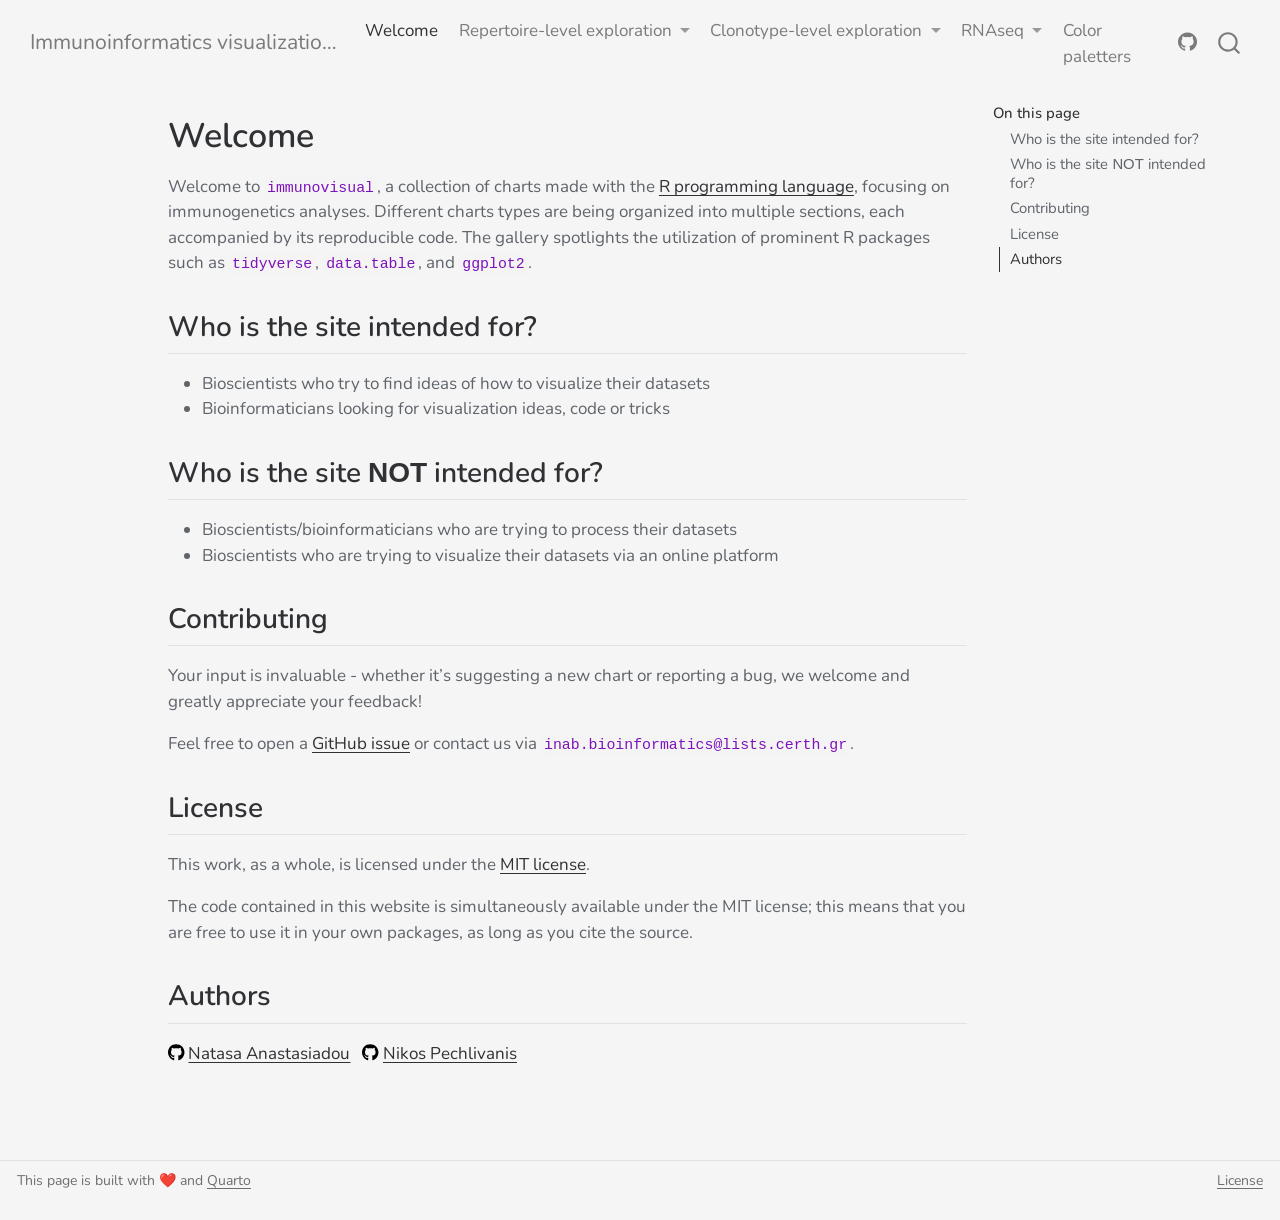
<file: index.html>
<!DOCTYPE html>
<html xmlns="http://www.w3.org/1999/xhtml" lang="en" xml:lang="en"><head>

<meta charset="utf-8">
<meta name="generator" content="quarto-1.8.27">

<meta name="viewport" content="width=device-width, initial-scale=1.0, user-scalable=yes">


<title>Welcome – Immunoinformatics visualizations</title>
<style>
code{white-space: pre-wrap;}
span.smallcaps{font-variant: small-caps;}
div.columns{display: flex; gap: min(4vw, 1.5em);}
div.column{flex: auto; overflow-x: auto;}
div.hanging-indent{margin-left: 1.5em; text-indent: -1.5em;}
ul.task-list{list-style: none;}
ul.task-list li input[type="checkbox"] {
  width: 0.8em;
  margin: 0 0.8em 0.2em -1em; /* quarto-specific, see https://github.com/quarto-dev/quarto-cli/issues/4556 */ 
  vertical-align: middle;
}
</style>


<script src="site_libs/quarto-nav/quarto-nav.js"></script>
<script src="site_libs/quarto-nav/headroom.min.js"></script>
<script src="site_libs/clipboard/clipboard.min.js"></script>
<script src="site_libs/quarto-search/autocomplete.umd.js"></script>
<script src="site_libs/quarto-search/fuse.min.js"></script>
<script src="site_libs/quarto-search/quarto-search.js"></script>
<meta name="quarto:offset" content="./">
<script src="site_libs/quarto-html/quarto.js" type="module"></script>
<script src="site_libs/quarto-html/tabsets/tabsets.js" type="module"></script>
<script src="site_libs/quarto-html/axe/axe-check.js" type="module"></script>
<script src="site_libs/quarto-html/popper.min.js"></script>
<script src="site_libs/quarto-html/tippy.umd.min.js"></script>
<script src="site_libs/quarto-html/anchor.min.js"></script>
<link href="site_libs/quarto-html/tippy.css" rel="stylesheet">
<link href="site_libs/quarto-html/quarto-syntax-highlighting-ed96de9b727972fe78a7b5d16c58bf87.css" rel="stylesheet" id="quarto-text-highlighting-styles">
<script src="site_libs/bootstrap/bootstrap.min.js"></script>
<link href="site_libs/bootstrap/bootstrap-icons.css" rel="stylesheet">
<link href="site_libs/bootstrap/bootstrap-b21da08ba9b98a1111c433477eb75fb6.min.css" rel="stylesheet" append-hash="true" id="quarto-bootstrap" data-mode="light">
<script id="quarto-search-options" type="application/json">{
  "location": "navbar",
  "copy-button": false,
  "collapse-after": 3,
  "panel-placement": "end",
  "type": "overlay",
  "limit": 50,
  "keyboard-shortcut": [
    "f",
    "/",
    "s"
  ],
  "show-item-context": false,
  "language": {
    "search-no-results-text": "No results",
    "search-matching-documents-text": "matching documents",
    "search-copy-link-title": "Copy link to search",
    "search-hide-matches-text": "Hide additional matches",
    "search-more-match-text": "more match in this document",
    "search-more-matches-text": "more matches in this document",
    "search-clear-button-title": "Clear",
    "search-text-placeholder": "",
    "search-detached-cancel-button-title": "Cancel",
    "search-submit-button-title": "Submit",
    "search-label": "Search"
  }
}</script>


</head>

<body class="nav-fixed quarto-light">

<div id="quarto-search-results"></div>
  <header id="quarto-header" class="headroom fixed-top">
    <nav class="navbar navbar-expand-lg " data-bs-theme="dark">
      <div class="navbar-container container-fluid">
      <div class="navbar-brand-container mx-auto">
    <a class="navbar-brand" href="./index.html">
    <span class="navbar-title">Immunoinformatics visualizations</span>
    </a>
  </div>
            <div id="quarto-search" class="" title="Search"></div>
          <button class="navbar-toggler" type="button" data-bs-toggle="collapse" data-bs-target="#navbarCollapse" aria-controls="navbarCollapse" role="menu" aria-expanded="false" aria-label="Toggle navigation" onclick="if (window.quartoToggleHeadroom) { window.quartoToggleHeadroom(); }">
  <span class="navbar-toggler-icon"></span>
</button>
          <div class="collapse navbar-collapse" id="navbarCollapse">
            <ul class="navbar-nav navbar-nav-scroll me-auto">
  <li class="nav-item">
    <a class="nav-link active" href="./index.html" aria-current="page"> 
<span class="menu-text">Welcome</span></a>
  </li>  
  <li class="nav-item dropdown ">
    <a class="nav-link dropdown-toggle" href="#" id="nav-menu-repertoire-level-exploration" role="link" data-bs-toggle="dropdown" aria-expanded="false">
 <span class="menu-text">Repertoire-level exploration</span>
    </a>
    <ul class="dropdown-menu" aria-labelledby="nav-menu-repertoire-level-exploration">    
        <li>
    <a class="dropdown-item" href="./qmd/clonality.html">
 <span class="dropdown-text">Clonality</span></a>
  </li>  
        <li>
    <a class="dropdown-item" href="./qmd/diversity.html">
 <span class="dropdown-text">Diversity estimation</span></a>
  </li>  
        <li>
    <a class="dropdown-item" href="./qmd/gene_repertoire.html">
 <span class="dropdown-text">Gene repertoire</span></a>
  </li>  
        <li>
    <a class="dropdown-item" href="./qmd/V(D)J_recombination.html">
 <span class="dropdown-text">V(D)J recombination</span></a>
  </li>  
    </ul>
  </li>
  <li class="nav-item dropdown ">
    <a class="nav-link dropdown-toggle" href="#" id="nav-menu-clonotype-level-exploration" role="link" data-bs-toggle="dropdown" aria-expanded="false">
 <span class="menu-text">Clonotype-level exploration</span>
    </a>
    <ul class="dropdown-menu" aria-labelledby="nav-menu-clonotype-level-exploration">    
        <li>
    <a class="dropdown-item" href="./qmd/clonotype_evolution.html">
 <span class="dropdown-text">Clonotype evolution</span></a>
  </li>  
        <li>
    <a class="dropdown-item" href="./qmd/motif_visualization.html">
 <span class="dropdown-text">Motif visualization</span></a>
  </li>  
    </ul>
  </li>
  <li class="nav-item dropdown ">
    <a class="nav-link dropdown-toggle" href="#" id="nav-menu-rnaseq" role="link" data-bs-toggle="dropdown" aria-expanded="false">
 <span class="menu-text">RNAseq</span>
    </a>
    <ul class="dropdown-menu" aria-labelledby="nav-menu-rnaseq">    
        <li>
    <a class="dropdown-item" href="./qmd/bubble_plot.html">
 <span class="dropdown-text">Bubble plot</span></a>
  </li>  
        <li>
    <a class="dropdown-item" href="./qmd/heatmap.html">
 <span class="dropdown-text">Heatmap</span></a>
  </li>  
        <li>
    <a class="dropdown-item" href="./qmd/pathway_diagram.html">
 <span class="dropdown-text">Pathway diagram</span></a>
  </li>  
        <li>
    <a class="dropdown-item" href="./qmd/PCA.html">
 <span class="dropdown-text">PCA</span></a>
  </li>  
        <li>
    <a class="dropdown-item" href="./qmd/volcano_plot.html">
 <span class="dropdown-text">Volcano plots</span></a>
  </li>  
    </ul>
  </li>
  <li class="nav-item">
    <a class="nav-link" href="./qmd/color_palette.html"> 
<span class="menu-text">Color paletters</span></a>
  </li>  
</ul>
            <ul class="navbar-nav navbar-nav-scroll ms-auto">
  <li class="nav-item compact">
    <a class="nav-link" href="https://github.com/NatAnastas/immunovisual"> <i class="bi bi-github" role="img">
</i> 
<span class="menu-text"></span></a>
  </li>  
</ul>
          </div> <!-- /navcollapse -->
            <div class="quarto-navbar-tools">
</div>
      </div> <!-- /container-fluid -->
    </nav>
</header>
<!-- content -->
<div id="quarto-content" class="quarto-container page-columns page-rows-contents page-layout-article page-navbar">
<!-- sidebar -->
<!-- margin-sidebar -->
    <div id="quarto-margin-sidebar" class="sidebar margin-sidebar">
        <nav id="TOC" role="doc-toc" class="toc-active">
    <h2 id="toc-title">On this page</h2>
   
  <ul>
  <li><a href="#who-is-the-site-intended-for" id="toc-who-is-the-site-intended-for" class="nav-link active" data-scroll-target="#who-is-the-site-intended-for">Who is the site intended for?</a></li>
  <li><a href="#who-is-the-site-νοτ-intended-for" id="toc-who-is-the-site-νοτ-intended-for" class="nav-link" data-scroll-target="#who-is-the-site-νοτ-intended-for">Who is the site ΝΟΤ intended for?</a></li>
  <li><a href="#contributing" id="toc-contributing" class="nav-link" data-scroll-target="#contributing">Contributing</a></li>
  <li><a href="#license" id="toc-license" class="nav-link" data-scroll-target="#license">License</a></li>
  <li><a href="#authors" id="toc-authors" class="nav-link" data-scroll-target="#authors">Authors</a></li>
  </ul>
</nav>
    </div>
<!-- main -->
<main class="content" id="quarto-document-content">

<header id="title-block-header" class="quarto-title-block default">
<div class="quarto-title">
<h1 class="title">Welcome</h1>
</div>



<div class="quarto-title-meta">

    
  
    
  </div>
  


</header>


<p>Welcome to <code>immunovisual</code>, a collection of charts made with the <a href="https://www.r-project.org/about.html">R programming language</a>, focusing on immunogenetics analyses. Different charts types are being organized into multiple sections, each accompanied by its reproducible code. The gallery spotlights the utilization of prominent R packages such as <code>tidyverse</code>, <code>data.table</code>, and <code>ggplot2</code>.</p>
<section id="who-is-the-site-intended-for" class="level2">
<h2 class="anchored" data-anchor-id="who-is-the-site-intended-for">Who is the site intended for?</h2>
<ul>
<li>Bioscientists who try to find ideas of how to visualize their datasets</li>
<li>Bioinformaticians looking for visualization ideas, code or tricks</li>
</ul>
</section>
<section id="who-is-the-site-νοτ-intended-for" class="level2">
<h2 class="anchored" data-anchor-id="who-is-the-site-νοτ-intended-for">Who is the site ΝΟΤ intended for?</h2>
<ul>
<li>Bioscientists/bioinformaticians who are trying to process their datasets</li>
<li>Bioscientists who are trying to visualize their datasets via an online platform</li>
</ul>
</section>
<section id="contributing" class="level2">
<h2 class="anchored" data-anchor-id="contributing">Contributing</h2>
<p>Your input is invaluable - whether it’s suggesting a new chart or reporting a bug, we welcome and greatly appreciate your feedback!</p>
<p>Feel free to open a <a href="https://github.com/natanast/immunovisual/issues">GitHub issue</a> or contact us via <code>inab.bioinformatics@lists.certh.gr</code>.</p>
</section>
<section id="license" class="level2">
<h2 class="anchored" data-anchor-id="license">License</h2>
<p>This work, as a whole, is licensed under the <a href="https://github.com/natanast/immunovisual/blob/main/LICENSE">MIT license</a>.</p>
<p>The code contained in this website is simultaneously available under the MIT license; this means that you are free to use it in your own packages, as long as you cite the source.</p>
</section>
<section id="authors" class="level2">
<h2 class="anchored" data-anchor-id="authors">Authors</h2>
<p><svg aria-hidden="true" role="img" viewbox="0 0 496 512" style="height:1em;width:0.97em;vertical-align:-0.125em;margin-left:auto;margin-right:auto;font-size:inherit;fill:black;overflow:visible;position:relative;"><path d="M165.9 397.4c0 2-2.3 3.6-5.2 3.6-3.3.3-5.6-1.3-5.6-3.6 0-2 2.3-3.6 5.2-3.6 3-.3 5.6 1.3 5.6 3.6zm-31.1-4.5c-.7 2 1.3 4.3 4.3 4.9 2.6 1 5.6 0 6.2-2s-1.3-4.3-4.3-5.2c-2.6-.7-5.5.3-6.2 2.3zm44.2-1.7c-2.9.7-4.9 2.6-4.6 4.9.3 2 2.9 3.3 5.9 2.6 2.9-.7 4.9-2.6 4.6-4.6-.3-1.9-3-3.2-5.9-2.9zM244.8 8C106.1 8 0 113.3 0 252c0 110.9 69.8 205.8 169.5 239.2 12.8 2.3 17.3-5.6 17.3-12.1 0-6.2-.3-40.4-.3-61.4 0 0-70 15-84.7-29.8 0 0-11.4-29.1-27.8-36.6 0 0-22.9-15.7 1.6-15.4 0 0 24.9 2 38.6 25.8 21.9 38.6 58.6 27.5 72.9 20.9 2.3-16 8.8-27.1 16-33.7-55.9-6.2-112.3-14.3-112.3-110.5 0-27.5 7.6-41.3 23.6-58.9-2.6-6.5-11.1-33.3 2.6-67.9 20.9-6.5 69 27 69 27 20-5.6 41.5-8.5 62.8-8.5s42.8 2.9 62.8 8.5c0 0 48.1-33.6 69-27 13.7 34.7 5.2 61.4 2.6 67.9 16 17.7 25.8 31.5 25.8 58.9 0 96.5-58.9 104.2-114.8 110.5 9.2 7.9 17 22.9 17 46.4 0 33.7-.3 75.4-.3 83.6 0 6.5 4.6 14.4 17.3 12.1C428.2 457.8 496 362.9 496 252 496 113.3 383.5 8 244.8 8zM97.2 352.9c-1.3 1-1 3.3.7 5.2 1.6 1.6 3.9 2.3 5.2 1 1.3-1 1-3.3-.7-5.2-1.6-1.6-3.9-2.3-5.2-1zm-10.8-8.1c-.7 1.3.3 2.9 2.3 3.9 1.6 1 3.6.7 4.3-.7.7-1.3-.3-2.9-2.3-3.9-2-.6-3.6-.3-4.3.7zm32.4 35.6c-1.6 1.3-1 4.3 1.3 6.2 2.3 2.3 5.2 2.6 6.5 1 1.3-1.3.7-4.3-1.3-6.2-2.2-2.3-5.2-2.6-6.5-1zm-11.4-14.7c-1.6 1-1.6 3.6 0 5.9 1.6 2.3 4.3 3.3 5.6 2.3 1.6-1.3 1.6-3.9 0-6.2-1.4-2.3-4-3.3-5.6-2z"></path></svg> <a href="https://github.com/natanast">Natasa Anastasiadou</a> &nbsp; <svg aria-hidden="true" role="img" viewbox="0 0 496 512" style="height:1em;width:0.97em;vertical-align:-0.125em;margin-left:auto;margin-right:auto;font-size:inherit;fill:black;overflow:visible;position:relative;"><path d="M165.9 397.4c0 2-2.3 3.6-5.2 3.6-3.3.3-5.6-1.3-5.6-3.6 0-2 2.3-3.6 5.2-3.6 3-.3 5.6 1.3 5.6 3.6zm-31.1-4.5c-.7 2 1.3 4.3 4.3 4.9 2.6 1 5.6 0 6.2-2s-1.3-4.3-4.3-5.2c-2.6-.7-5.5.3-6.2 2.3zm44.2-1.7c-2.9.7-4.9 2.6-4.6 4.9.3 2 2.9 3.3 5.9 2.6 2.9-.7 4.9-2.6 4.6-4.6-.3-1.9-3-3.2-5.9-2.9zM244.8 8C106.1 8 0 113.3 0 252c0 110.9 69.8 205.8 169.5 239.2 12.8 2.3 17.3-5.6 17.3-12.1 0-6.2-.3-40.4-.3-61.4 0 0-70 15-84.7-29.8 0 0-11.4-29.1-27.8-36.6 0 0-22.9-15.7 1.6-15.4 0 0 24.9 2 38.6 25.8 21.9 38.6 58.6 27.5 72.9 20.9 2.3-16 8.8-27.1 16-33.7-55.9-6.2-112.3-14.3-112.3-110.5 0-27.5 7.6-41.3 23.6-58.9-2.6-6.5-11.1-33.3 2.6-67.9 20.9-6.5 69 27 69 27 20-5.6 41.5-8.5 62.8-8.5s42.8 2.9 62.8 8.5c0 0 48.1-33.6 69-27 13.7 34.7 5.2 61.4 2.6 67.9 16 17.7 25.8 31.5 25.8 58.9 0 96.5-58.9 104.2-114.8 110.5 9.2 7.9 17 22.9 17 46.4 0 33.7-.3 75.4-.3 83.6 0 6.5 4.6 14.4 17.3 12.1C428.2 457.8 496 362.9 496 252 496 113.3 383.5 8 244.8 8zM97.2 352.9c-1.3 1-1 3.3.7 5.2 1.6 1.6 3.9 2.3 5.2 1 1.3-1 1-3.3-.7-5.2-1.6-1.6-3.9-2.3-5.2-1zm-10.8-8.1c-.7 1.3.3 2.9 2.3 3.9 1.6 1 3.6.7 4.3-.7.7-1.3-.3-2.9-2.3-3.9-2-.6-3.6-.3-4.3.7zm32.4 35.6c-1.6 1.3-1 4.3 1.3 6.2 2.3 2.3 5.2 2.6 6.5 1 1.3-1.3.7-4.3-1.3-6.2-2.2-2.3-5.2-2.6-6.5-1zm-11.4-14.7c-1.6 1-1.6 3.6 0 5.9 1.6 2.3 4.3 3.3 5.6 2.3 1.6-1.3 1.6-3.9 0-6.2-1.4-2.3-4-3.3-5.6-2z"></path></svg> <a href="https://github.com/npechl">Nikos Pechlivanis</a></p>


</section>

</main> <!-- /main -->
<script id="quarto-html-after-body" type="application/javascript">
  window.document.addEventListener("DOMContentLoaded", function (event) {
    const icon = "";
    const anchorJS = new window.AnchorJS();
    anchorJS.options = {
      placement: 'right',
      icon: icon
    };
    anchorJS.add('.anchored');
    const isCodeAnnotation = (el) => {
      for (const clz of el.classList) {
        if (clz.startsWith('code-annotation-')) {                     
          return true;
        }
      }
      return false;
    }
    const onCopySuccess = function(e) {
      // button target
      const button = e.trigger;
      // don't keep focus
      button.blur();
      // flash "checked"
      button.classList.add('code-copy-button-checked');
      var currentTitle = button.getAttribute("title");
      button.setAttribute("title", "Copied!");
      let tooltip;
      if (window.bootstrap) {
        button.setAttribute("data-bs-toggle", "tooltip");
        button.setAttribute("data-bs-placement", "left");
        button.setAttribute("data-bs-title", "Copied!");
        tooltip = new bootstrap.Tooltip(button, 
          { trigger: "manual", 
            customClass: "code-copy-button-tooltip",
            offset: [0, -8]});
        tooltip.show();    
      }
      setTimeout(function() {
        if (tooltip) {
          tooltip.hide();
          button.removeAttribute("data-bs-title");
          button.removeAttribute("data-bs-toggle");
          button.removeAttribute("data-bs-placement");
        }
        button.setAttribute("title", currentTitle);
        button.classList.remove('code-copy-button-checked');
      }, 1000);
      // clear code selection
      e.clearSelection();
    }
    const getTextToCopy = function(trigger) {
      const outerScaffold = trigger.parentElement.cloneNode(true);
      const codeEl = outerScaffold.querySelector('code');
      for (const childEl of codeEl.children) {
        if (isCodeAnnotation(childEl)) {
          childEl.remove();
        }
      }
      return codeEl.innerText;
    }
    const clipboard = new window.ClipboardJS('.code-copy-button:not([data-in-quarto-modal])', {
      text: getTextToCopy
    });
    clipboard.on('success', onCopySuccess);
    if (window.document.getElementById('quarto-embedded-source-code-modal')) {
      const clipboardModal = new window.ClipboardJS('.code-copy-button[data-in-quarto-modal]', {
        text: getTextToCopy,
        container: window.document.getElementById('quarto-embedded-source-code-modal')
      });
      clipboardModal.on('success', onCopySuccess);
    }
      var localhostRegex = new RegExp(/^(?:http|https):\/\/localhost\:?[0-9]*\//);
      var mailtoRegex = new RegExp(/^mailto:/);
        var filterRegex = new RegExp("https:\/\/BiodataAnalysisGroup\.github\.io\/immunovisual\/");
      var isInternal = (href) => {
          return filterRegex.test(href) || localhostRegex.test(href) || mailtoRegex.test(href);
      }
      // Inspect non-navigation links and adorn them if external
     var links = window.document.querySelectorAll('a[href]:not(.nav-link):not(.navbar-brand):not(.toc-action):not(.sidebar-link):not(.sidebar-item-toggle):not(.pagination-link):not(.no-external):not([aria-hidden]):not(.dropdown-item):not(.quarto-navigation-tool):not(.about-link)');
      for (var i=0; i<links.length; i++) {
        const link = links[i];
        if (!isInternal(link.href)) {
          // undo the damage that might have been done by quarto-nav.js in the case of
          // links that we want to consider external
          if (link.dataset.originalHref !== undefined) {
            link.href = link.dataset.originalHref;
          }
        }
      }
    function tippyHover(el, contentFn, onTriggerFn, onUntriggerFn) {
      const config = {
        allowHTML: true,
        maxWidth: 500,
        delay: 100,
        arrow: false,
        appendTo: function(el) {
            return el.parentElement;
        },
        interactive: true,
        interactiveBorder: 10,
        theme: 'quarto',
        placement: 'bottom-start',
      };
      if (contentFn) {
        config.content = contentFn;
      }
      if (onTriggerFn) {
        config.onTrigger = onTriggerFn;
      }
      if (onUntriggerFn) {
        config.onUntrigger = onUntriggerFn;
      }
      window.tippy(el, config); 
    }
    const noterefs = window.document.querySelectorAll('a[role="doc-noteref"]');
    for (var i=0; i<noterefs.length; i++) {
      const ref = noterefs[i];
      tippyHover(ref, function() {
        // use id or data attribute instead here
        let href = ref.getAttribute('data-footnote-href') || ref.getAttribute('href');
        try { href = new URL(href).hash; } catch {}
        const id = href.replace(/^#\/?/, "");
        const note = window.document.getElementById(id);
        if (note) {
          return note.innerHTML;
        } else {
          return "";
        }
      });
    }
    const xrefs = window.document.querySelectorAll('a.quarto-xref');
    const processXRef = (id, note) => {
      // Strip column container classes
      const stripColumnClz = (el) => {
        el.classList.remove("page-full", "page-columns");
        if (el.children) {
          for (const child of el.children) {
            stripColumnClz(child);
          }
        }
      }
      stripColumnClz(note)
      if (id === null || id.startsWith('sec-')) {
        // Special case sections, only their first couple elements
        const container = document.createElement("div");
        if (note.children && note.children.length > 2) {
          container.appendChild(note.children[0].cloneNode(true));
          for (let i = 1; i < note.children.length; i++) {
            const child = note.children[i];
            if (child.tagName === "P" && child.innerText === "") {
              continue;
            } else {
              container.appendChild(child.cloneNode(true));
              break;
            }
          }
          if (window.Quarto?.typesetMath) {
            window.Quarto.typesetMath(container);
          }
          return container.innerHTML
        } else {
          if (window.Quarto?.typesetMath) {
            window.Quarto.typesetMath(note);
          }
          return note.innerHTML;
        }
      } else {
        // Remove any anchor links if they are present
        const anchorLink = note.querySelector('a.anchorjs-link');
        if (anchorLink) {
          anchorLink.remove();
        }
        if (window.Quarto?.typesetMath) {
          window.Quarto.typesetMath(note);
        }
        if (note.classList.contains("callout")) {
          return note.outerHTML;
        } else {
          return note.innerHTML;
        }
      }
    }
    for (var i=0; i<xrefs.length; i++) {
      const xref = xrefs[i];
      tippyHover(xref, undefined, function(instance) {
        instance.disable();
        let url = xref.getAttribute('href');
        let hash = undefined; 
        if (url.startsWith('#')) {
          hash = url;
        } else {
          try { hash = new URL(url).hash; } catch {}
        }
        if (hash) {
          const id = hash.replace(/^#\/?/, "");
          const note = window.document.getElementById(id);
          if (note !== null) {
            try {
              const html = processXRef(id, note.cloneNode(true));
              instance.setContent(html);
            } finally {
              instance.enable();
              instance.show();
            }
          } else {
            // See if we can fetch this
            fetch(url.split('#')[0])
            .then(res => res.text())
            .then(html => {
              const parser = new DOMParser();
              const htmlDoc = parser.parseFromString(html, "text/html");
              const note = htmlDoc.getElementById(id);
              if (note !== null) {
                const html = processXRef(id, note);
                instance.setContent(html);
              } 
            }).finally(() => {
              instance.enable();
              instance.show();
            });
          }
        } else {
          // See if we can fetch a full url (with no hash to target)
          // This is a special case and we should probably do some content thinning / targeting
          fetch(url)
          .then(res => res.text())
          .then(html => {
            const parser = new DOMParser();
            const htmlDoc = parser.parseFromString(html, "text/html");
            const note = htmlDoc.querySelector('main.content');
            if (note !== null) {
              // This should only happen for chapter cross references
              // (since there is no id in the URL)
              // remove the first header
              if (note.children.length > 0 && note.children[0].tagName === "HEADER") {
                note.children[0].remove();
              }
              const html = processXRef(null, note);
              instance.setContent(html);
            } 
          }).finally(() => {
            instance.enable();
            instance.show();
          });
        }
      }, function(instance) {
      });
    }
        let selectedAnnoteEl;
        const selectorForAnnotation = ( cell, annotation) => {
          let cellAttr = 'data-code-cell="' + cell + '"';
          let lineAttr = 'data-code-annotation="' +  annotation + '"';
          const selector = 'span[' + cellAttr + '][' + lineAttr + ']';
          return selector;
        }
        const selectCodeLines = (annoteEl) => {
          const doc = window.document;
          const targetCell = annoteEl.getAttribute("data-target-cell");
          const targetAnnotation = annoteEl.getAttribute("data-target-annotation");
          const annoteSpan = window.document.querySelector(selectorForAnnotation(targetCell, targetAnnotation));
          const lines = annoteSpan.getAttribute("data-code-lines").split(",");
          const lineIds = lines.map((line) => {
            return targetCell + "-" + line;
          })
          let top = null;
          let height = null;
          let parent = null;
          if (lineIds.length > 0) {
              //compute the position of the single el (top and bottom and make a div)
              const el = window.document.getElementById(lineIds[0]);
              top = el.offsetTop;
              height = el.offsetHeight;
              parent = el.parentElement.parentElement;
            if (lineIds.length > 1) {
              const lastEl = window.document.getElementById(lineIds[lineIds.length - 1]);
              const bottom = lastEl.offsetTop + lastEl.offsetHeight;
              height = bottom - top;
            }
            if (top !== null && height !== null && parent !== null) {
              // cook up a div (if necessary) and position it 
              let div = window.document.getElementById("code-annotation-line-highlight");
              if (div === null) {
                div = window.document.createElement("div");
                div.setAttribute("id", "code-annotation-line-highlight");
                div.style.position = 'absolute';
                parent.appendChild(div);
              }
              div.style.top = top - 2 + "px";
              div.style.height = height + 4 + "px";
              div.style.left = 0;
              let gutterDiv = window.document.getElementById("code-annotation-line-highlight-gutter");
              if (gutterDiv === null) {
                gutterDiv = window.document.createElement("div");
                gutterDiv.setAttribute("id", "code-annotation-line-highlight-gutter");
                gutterDiv.style.position = 'absolute';
                const codeCell = window.document.getElementById(targetCell);
                const gutter = codeCell.querySelector('.code-annotation-gutter');
                gutter.appendChild(gutterDiv);
              }
              gutterDiv.style.top = top - 2 + "px";
              gutterDiv.style.height = height + 4 + "px";
            }
            selectedAnnoteEl = annoteEl;
          }
        };
        const unselectCodeLines = () => {
          const elementsIds = ["code-annotation-line-highlight", "code-annotation-line-highlight-gutter"];
          elementsIds.forEach((elId) => {
            const div = window.document.getElementById(elId);
            if (div) {
              div.remove();
            }
          });
          selectedAnnoteEl = undefined;
        };
          // Handle positioning of the toggle
      window.addEventListener(
        "resize",
        throttle(() => {
          elRect = undefined;
          if (selectedAnnoteEl) {
            selectCodeLines(selectedAnnoteEl);
          }
        }, 10)
      );
      function throttle(fn, ms) {
      let throttle = false;
      let timer;
        return (...args) => {
          if(!throttle) { // first call gets through
              fn.apply(this, args);
              throttle = true;
          } else { // all the others get throttled
              if(timer) clearTimeout(timer); // cancel #2
              timer = setTimeout(() => {
                fn.apply(this, args);
                timer = throttle = false;
              }, ms);
          }
        };
      }
        // Attach click handler to the DT
        const annoteDls = window.document.querySelectorAll('dt[data-target-cell]');
        for (const annoteDlNode of annoteDls) {
          annoteDlNode.addEventListener('click', (event) => {
            const clickedEl = event.target;
            if (clickedEl !== selectedAnnoteEl) {
              unselectCodeLines();
              const activeEl = window.document.querySelector('dt[data-target-cell].code-annotation-active');
              if (activeEl) {
                activeEl.classList.remove('code-annotation-active');
              }
              selectCodeLines(clickedEl);
              clickedEl.classList.add('code-annotation-active');
            } else {
              // Unselect the line
              unselectCodeLines();
              clickedEl.classList.remove('code-annotation-active');
            }
          });
        }
    const findCites = (el) => {
      const parentEl = el.parentElement;
      if (parentEl) {
        const cites = parentEl.dataset.cites;
        if (cites) {
          return {
            el,
            cites: cites.split(' ')
          };
        } else {
          return findCites(el.parentElement)
        }
      } else {
        return undefined;
      }
    };
    var bibliorefs = window.document.querySelectorAll('a[role="doc-biblioref"]');
    for (var i=0; i<bibliorefs.length; i++) {
      const ref = bibliorefs[i];
      const citeInfo = findCites(ref);
      if (citeInfo) {
        tippyHover(citeInfo.el, function() {
          var popup = window.document.createElement('div');
          citeInfo.cites.forEach(function(cite) {
            var citeDiv = window.document.createElement('div');
            citeDiv.classList.add('hanging-indent');
            citeDiv.classList.add('csl-entry');
            var biblioDiv = window.document.getElementById('ref-' + cite);
            if (biblioDiv) {
              citeDiv.innerHTML = biblioDiv.innerHTML;
            }
            popup.appendChild(citeDiv);
          });
          return popup.innerHTML;
        });
      }
    }
  });
  </script>
</div> <!-- /content -->
<footer class="footer">
  <div class="nav-footer">
    <div class="nav-footer-left">
<p>This page is built with ❤️ and <a href="https://quarto.org/">Quarto</a></p>
</div>   
    <div class="nav-footer-center">
      &nbsp;
    </div>
    <div class="nav-footer-right">
<p><a href="https://github.com/NatAnastas/immunovisual/blob/main/LICENSE">License</a></p>
</div>
  </div>
</footer>




</body></html>
</file>
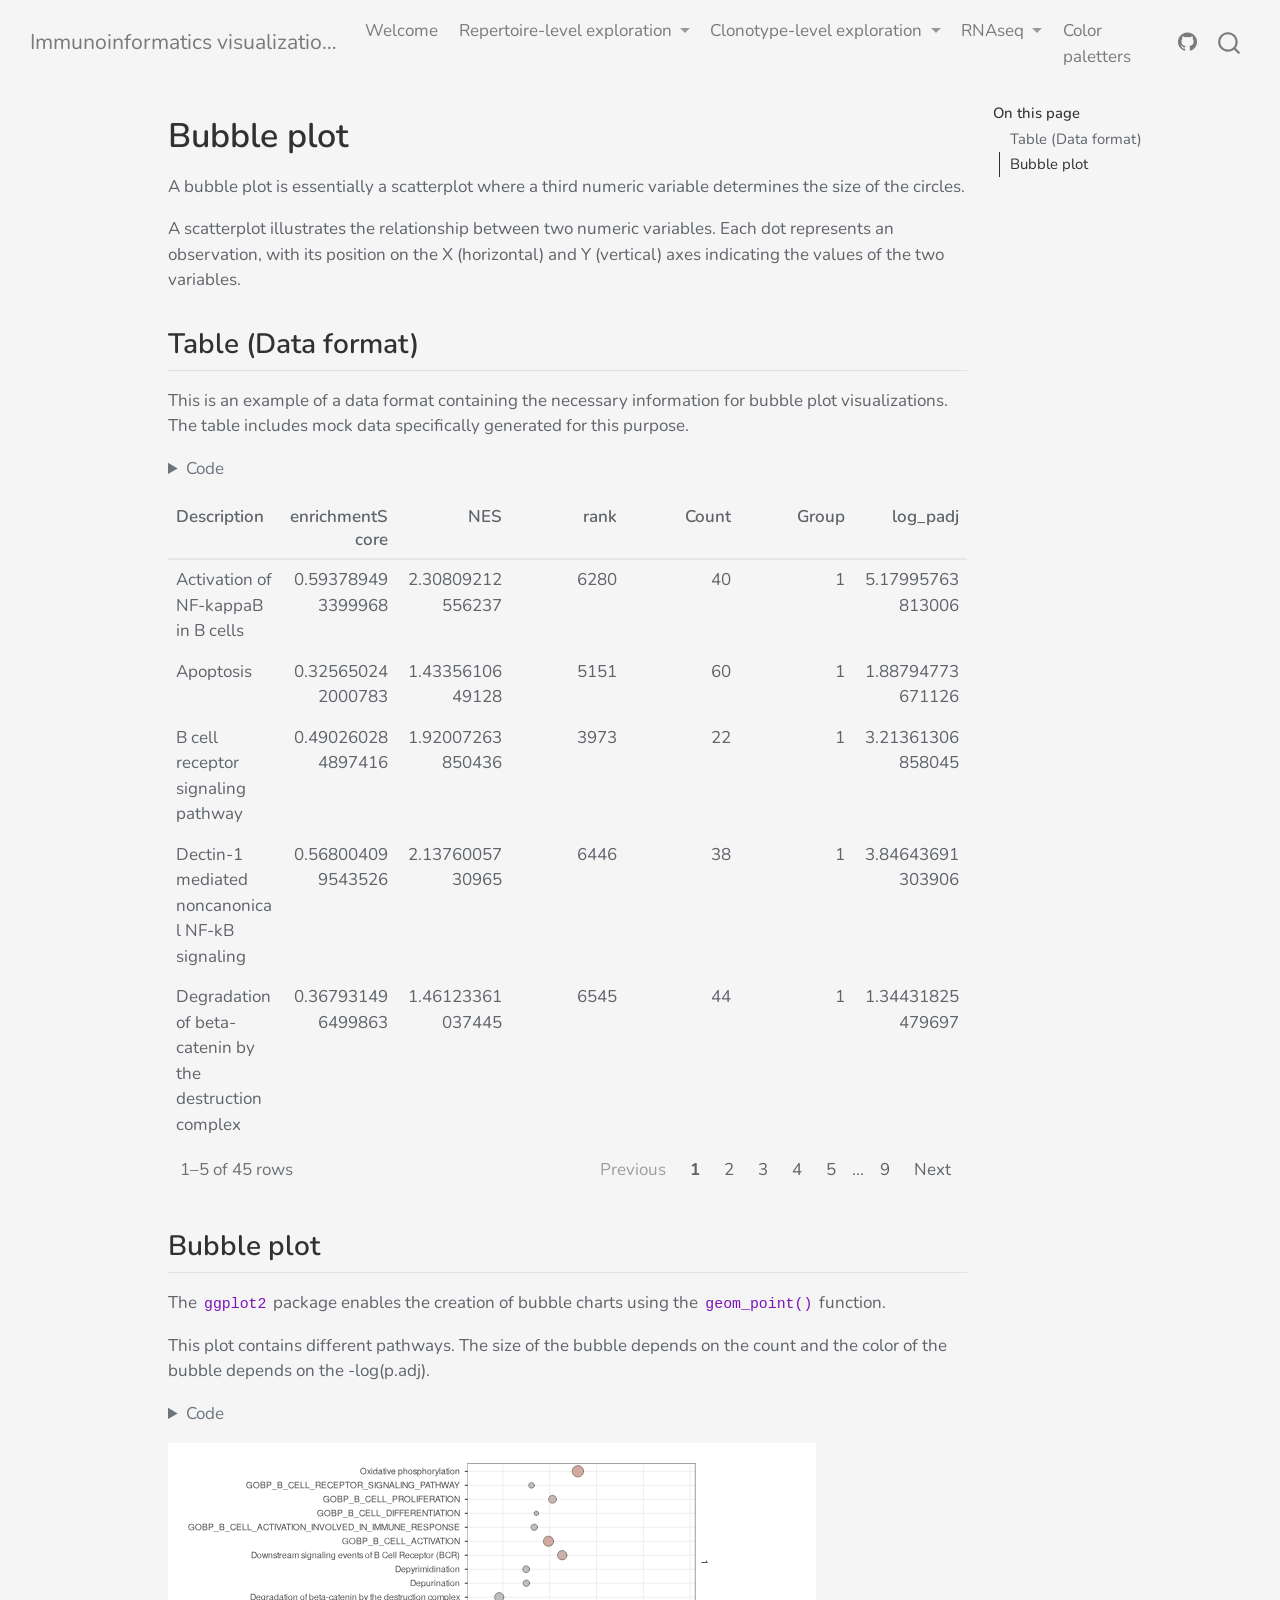
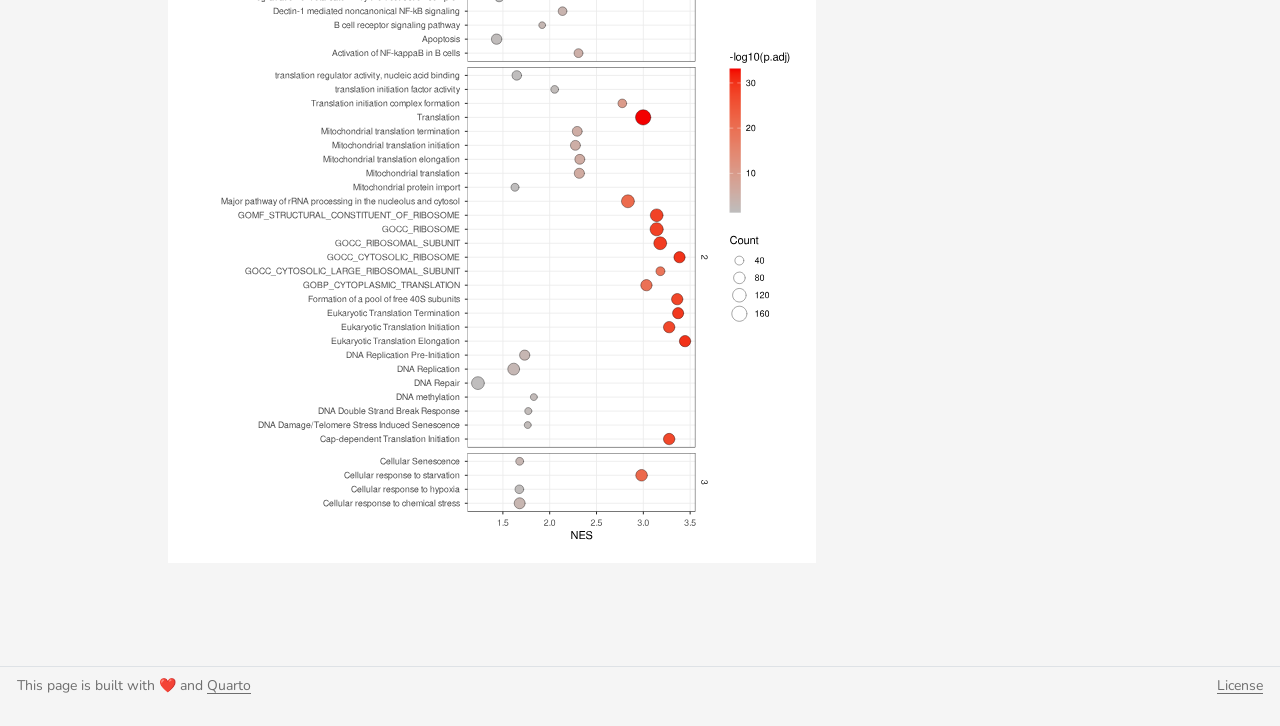
<file: qmd/bubble_plot.html>
<!DOCTYPE html>
<html xmlns="http://www.w3.org/1999/xhtml" lang="en" xml:lang="en"><head>

<meta charset="utf-8">
<meta name="generator" content="quarto-1.8.27">

<meta name="viewport" content="width=device-width, initial-scale=1.0, user-scalable=yes">


<title>Bubble plot – Immunoinformatics visualizations</title>
<style>
code{white-space: pre-wrap;}
span.smallcaps{font-variant: small-caps;}
div.columns{display: flex; gap: min(4vw, 1.5em);}
div.column{flex: auto; overflow-x: auto;}
div.hanging-indent{margin-left: 1.5em; text-indent: -1.5em;}
ul.task-list{list-style: none;}
ul.task-list li input[type="checkbox"] {
  width: 0.8em;
  margin: 0 0.8em 0.2em -1em; /* quarto-specific, see https://github.com/quarto-dev/quarto-cli/issues/4556 */ 
  vertical-align: middle;
}
/* CSS for syntax highlighting */
html { -webkit-text-size-adjust: 100%; }
pre > code.sourceCode { white-space: pre; position: relative; }
pre > code.sourceCode > span { display: inline-block; line-height: 1.25; }
pre > code.sourceCode > span:empty { height: 1.2em; }
.sourceCode { overflow: visible; }
code.sourceCode > span { color: inherit; text-decoration: inherit; }
div.sourceCode { margin: 1em 0; }
pre.sourceCode { margin: 0; }
@media screen {
div.sourceCode { overflow: auto; }
}
@media print {
pre > code.sourceCode { white-space: pre-wrap; }
pre > code.sourceCode > span { text-indent: -5em; padding-left: 5em; }
}
pre.numberSource code
  { counter-reset: source-line 0; }
pre.numberSource code > span
  { position: relative; left: -4em; counter-increment: source-line; }
pre.numberSource code > span > a:first-child::before
  { content: counter(source-line);
    position: relative; left: -1em; text-align: right; vertical-align: baseline;
    border: none; display: inline-block;
    -webkit-touch-callout: none; -webkit-user-select: none;
    -khtml-user-select: none; -moz-user-select: none;
    -ms-user-select: none; user-select: none;
    padding: 0 4px; width: 4em;
  }
pre.numberSource { margin-left: 3em;  padding-left: 4px; }
div.sourceCode
  {   }
@media screen {
pre > code.sourceCode > span > a:first-child::before { text-decoration: underline; }
}
</style>


<script src="../site_libs/quarto-nav/quarto-nav.js"></script>
<script src="../site_libs/quarto-nav/headroom.min.js"></script>
<script src="../site_libs/clipboard/clipboard.min.js"></script>
<script src="../site_libs/quarto-search/autocomplete.umd.js"></script>
<script src="../site_libs/quarto-search/fuse.min.js"></script>
<script src="../site_libs/quarto-search/quarto-search.js"></script>
<meta name="quarto:offset" content="../">
<script src="../site_libs/quarto-html/quarto.js" type="module"></script>
<script src="../site_libs/quarto-html/tabsets/tabsets.js" type="module"></script>
<script src="../site_libs/quarto-html/axe/axe-check.js" type="module"></script>
<script src="../site_libs/quarto-html/popper.min.js"></script>
<script src="../site_libs/quarto-html/tippy.umd.min.js"></script>
<script src="../site_libs/quarto-html/anchor.min.js"></script>
<link href="../site_libs/quarto-html/tippy.css" rel="stylesheet">
<link href="../site_libs/quarto-html/quarto-syntax-highlighting-ed96de9b727972fe78a7b5d16c58bf87.css" rel="stylesheet" id="quarto-text-highlighting-styles">
<script src="../site_libs/bootstrap/bootstrap.min.js"></script>
<link href="../site_libs/bootstrap/bootstrap-icons.css" rel="stylesheet">
<link href="../site_libs/bootstrap/bootstrap-b21da08ba9b98a1111c433477eb75fb6.min.css" rel="stylesheet" append-hash="true" id="quarto-bootstrap" data-mode="light">
<script id="quarto-search-options" type="application/json">{
  "location": "navbar",
  "copy-button": false,
  "collapse-after": 3,
  "panel-placement": "end",
  "type": "overlay",
  "limit": 50,
  "keyboard-shortcut": [
    "f",
    "/",
    "s"
  ],
  "show-item-context": false,
  "language": {
    "search-no-results-text": "No results",
    "search-matching-documents-text": "matching documents",
    "search-copy-link-title": "Copy link to search",
    "search-hide-matches-text": "Hide additional matches",
    "search-more-match-text": "more match in this document",
    "search-more-matches-text": "more matches in this document",
    "search-clear-button-title": "Clear",
    "search-text-placeholder": "",
    "search-detached-cancel-button-title": "Cancel",
    "search-submit-button-title": "Submit",
    "search-label": "Search"
  }
}</script>
<script src="../site_libs/core-js-2.5.3/shim.min.js"></script>
<script src="../site_libs/react-18.2.0/react.min.js"></script>
<script src="../site_libs/react-18.2.0/react-dom.min.js"></script>
<script src="../site_libs/reactwidget-2.0.0/react-tools.js"></script>
<link href="../site_libs/htmltools-fill-0.5.9/fill.css" rel="stylesheet">
<script src="../site_libs/htmlwidgets-1.6.4/htmlwidgets.js"></script>
<link href="../site_libs/reactable-0.4.5/reactable.css" rel="stylesheet">
<script src="../site_libs/reactable-binding-0.4.5/reactable.js"></script>


</head>

<body class="nav-fixed quarto-light">

<div id="quarto-search-results"></div>
  <header id="quarto-header" class="headroom fixed-top">
    <nav class="navbar navbar-expand-lg " data-bs-theme="dark">
      <div class="navbar-container container-fluid">
      <div class="navbar-brand-container mx-auto">
    <a class="navbar-brand" href="../index.html">
    <span class="navbar-title">Immunoinformatics visualizations</span>
    </a>
  </div>
            <div id="quarto-search" class="" title="Search"></div>
          <button class="navbar-toggler" type="button" data-bs-toggle="collapse" data-bs-target="#navbarCollapse" aria-controls="navbarCollapse" role="menu" aria-expanded="false" aria-label="Toggle navigation" onclick="if (window.quartoToggleHeadroom) { window.quartoToggleHeadroom(); }">
  <span class="navbar-toggler-icon"></span>
</button>
          <div class="collapse navbar-collapse" id="navbarCollapse">
            <ul class="navbar-nav navbar-nav-scroll me-auto">
  <li class="nav-item">
    <a class="nav-link" href="../index.html"> 
<span class="menu-text">Welcome</span></a>
  </li>  
  <li class="nav-item dropdown ">
    <a class="nav-link dropdown-toggle" href="#" id="nav-menu-repertoire-level-exploration" role="link" data-bs-toggle="dropdown" aria-expanded="false">
 <span class="menu-text">Repertoire-level exploration</span>
    </a>
    <ul class="dropdown-menu" aria-labelledby="nav-menu-repertoire-level-exploration">    
        <li>
    <a class="dropdown-item" href="../qmd/clonality.html">
 <span class="dropdown-text">Clonality</span></a>
  </li>  
        <li>
    <a class="dropdown-item" href="../qmd/diversity.html">
 <span class="dropdown-text">Diversity estimation</span></a>
  </li>  
        <li>
    <a class="dropdown-item" href="../qmd/gene_repertoire.html">
 <span class="dropdown-text">Gene repertoire</span></a>
  </li>  
        <li>
    <a class="dropdown-item" href="../qmd/V(D)J_recombination.html">
 <span class="dropdown-text">V(D)J recombination</span></a>
  </li>  
    </ul>
  </li>
  <li class="nav-item dropdown ">
    <a class="nav-link dropdown-toggle" href="#" id="nav-menu-clonotype-level-exploration" role="link" data-bs-toggle="dropdown" aria-expanded="false">
 <span class="menu-text">Clonotype-level exploration</span>
    </a>
    <ul class="dropdown-menu" aria-labelledby="nav-menu-clonotype-level-exploration">    
        <li>
    <a class="dropdown-item" href="../qmd/clonotype_evolution.html">
 <span class="dropdown-text">Clonotype evolution</span></a>
  </li>  
        <li>
    <a class="dropdown-item" href="../qmd/motif_visualization.html">
 <span class="dropdown-text">Motif visualization</span></a>
  </li>  
    </ul>
  </li>
  <li class="nav-item dropdown ">
    <a class="nav-link dropdown-toggle" href="#" id="nav-menu-rnaseq" role="link" data-bs-toggle="dropdown" aria-expanded="false">
 <span class="menu-text">RNAseq</span>
    </a>
    <ul class="dropdown-menu" aria-labelledby="nav-menu-rnaseq">    
        <li>
    <a class="dropdown-item" href="../qmd/bubble_plot.html">
 <span class="dropdown-text">Bubble plot</span></a>
  </li>  
        <li>
    <a class="dropdown-item" href="../qmd/heatmap.html">
 <span class="dropdown-text">Heatmap</span></a>
  </li>  
        <li>
    <a class="dropdown-item" href="../qmd/pathway_diagram.html">
 <span class="dropdown-text">Pathway diagram</span></a>
  </li>  
        <li>
    <a class="dropdown-item" href="../qmd/PCA.html">
 <span class="dropdown-text">PCA</span></a>
  </li>  
        <li>
    <a class="dropdown-item" href="../qmd/volcano_plot.html">
 <span class="dropdown-text">Volcano plots</span></a>
  </li>  
    </ul>
  </li>
  <li class="nav-item">
    <a class="nav-link" href="../qmd/color_palette.html"> 
<span class="menu-text">Color paletters</span></a>
  </li>  
</ul>
            <ul class="navbar-nav navbar-nav-scroll ms-auto">
  <li class="nav-item compact">
    <a class="nav-link" href="https://github.com/NatAnastas/immunovisual"> <i class="bi bi-github" role="img">
</i> 
<span class="menu-text"></span></a>
  </li>  
</ul>
          </div> <!-- /navcollapse -->
            <div class="quarto-navbar-tools">
</div>
      </div> <!-- /container-fluid -->
    </nav>
</header>
<!-- content -->
<div id="quarto-content" class="quarto-container page-columns page-rows-contents page-layout-article page-navbar">
<!-- sidebar -->
<!-- margin-sidebar -->
    <div id="quarto-margin-sidebar" class="sidebar margin-sidebar">
        <nav id="TOC" role="doc-toc" class="toc-active">
    <h2 id="toc-title">On this page</h2>
   
  <ul>
  <li><a href="#table-data-format" id="toc-table-data-format" class="nav-link active" data-scroll-target="#table-data-format">Table (Data format)</a></li>
  <li><a href="#bubble-plot" id="toc-bubble-plot" class="nav-link" data-scroll-target="#bubble-plot">Bubble plot</a></li>
  </ul>
</nav>
    </div>
<!-- main -->
<main class="content" id="quarto-document-content">

<header id="title-block-header" class="quarto-title-block default">
<div class="quarto-title">
<h1 class="title">Bubble plot</h1>
</div>



<div class="quarto-title-meta">

    
  
    
  </div>
  


</header>


<p>A bubble plot is essentially a scatterplot where a third numeric variable determines the size of the circles.</p>
<p>A scatterplot illustrates the relationship between two numeric variables. Each dot represents an observation, with its position on the X (horizontal) and Y (vertical) axes indicating the values of the two variables.</p>
<section id="table-data-format" class="level2">
<h2 class="anchored" data-anchor-id="table-data-format">Table (Data format)</h2>
<p>This is an example of a data format containing the necessary information for bubble plot visualizations. The table includes mock data specifically generated for this purpose.</p>
<div class="cell">
<details class="code-fold">
<summary>Code</summary>
<div class="code-copy-outer-scaffold"><div class="sourceCode cell-code" id="cb1"><pre class="sourceCode r code-with-copy"><code class="sourceCode r"><span id="cb1-1"><a href="#cb1-1" aria-hidden="true" tabindex="-1"></a><span class="fu">library</span>(data.table)</span>
<span id="cb1-2"><a href="#cb1-2" aria-hidden="true" tabindex="-1"></a><span class="fu">library</span>(reactable)</span>
<span id="cb1-3"><a href="#cb1-3" aria-hidden="true" tabindex="-1"></a></span>
<span id="cb1-4"><a href="#cb1-4" aria-hidden="true" tabindex="-1"></a>df <span class="ot">&lt;-</span> <span class="fu">fread</span>(<span class="st">"../inst/data/bubble_plot.txt"</span>) </span>
<span id="cb1-5"><a href="#cb1-5" aria-hidden="true" tabindex="-1"></a></span>
<span id="cb1-6"><a href="#cb1-6" aria-hidden="true" tabindex="-1"></a></span>
<span id="cb1-7"><a href="#cb1-7" aria-hidden="true" tabindex="-1"></a><span class="fu">reactable</span>(</span>
<span id="cb1-8"><a href="#cb1-8" aria-hidden="true" tabindex="-1"></a>  </span>
<span id="cb1-9"><a href="#cb1-9" aria-hidden="true" tabindex="-1"></a>  df, </span>
<span id="cb1-10"><a href="#cb1-10" aria-hidden="true" tabindex="-1"></a>  <span class="at">defaultPageSize =</span> <span class="dv">5</span>,</span>
<span id="cb1-11"><a href="#cb1-11" aria-hidden="true" tabindex="-1"></a>  <span class="at">theme =</span> <span class="fu">reactableTheme</span>(</span>
<span id="cb1-12"><a href="#cb1-12" aria-hidden="true" tabindex="-1"></a>    <span class="at">backgroundColor  =</span> <span class="st">"transparent"</span></span>
<span id="cb1-13"><a href="#cb1-13" aria-hidden="true" tabindex="-1"></a>  )</span>
<span id="cb1-14"><a href="#cb1-14" aria-hidden="true" tabindex="-1"></a>)</span></code></pre></div><button title="Copy to Clipboard" class="code-copy-button"><i class="bi"></i></button></div>
</details>
<div class="cell-output-display">
<div class="reactable html-widget html-fill-item" id="htmlwidget-248cf44d5d438f9ea274" style="width:auto;height:auto;"></div>
<script type="application/json" data-for="htmlwidget-248cf44d5d438f9ea274">{"x":{"tag":{"name":"Reactable","attribs":{"data":{"Description":["Activation of NF-kappaB in B cells","Apoptosis","B cell receptor signaling pathway","Dectin-1 mediated noncanonical NF-kB signaling","Degradation of beta-catenin by the destruction complex","Depurination","Depyrimidination","Downstream signaling events of B Cell Receptor (BCR)","GOBP_B_CELL_ACTIVATION","GOBP_B_CELL_ACTIVATION_INVOLVED_IN_IMMUNE_RESPONSE","GOBP_B_CELL_DIFFERENTIATION","GOBP_B_CELL_PROLIFERATION","GOBP_B_CELL_RECEPTOR_SIGNALING_PATHWAY","Oxidative phosphorylation","Cap-dependent Translation Initiation","DNA Damage/Telomere Stress Induced Senescence","DNA Double Strand Break Response","DNA methylation","DNA Repair","DNA Replication","DNA Replication Pre-Initiation","Eukaryotic Translation Elongation","Eukaryotic Translation Initiation","Eukaryotic Translation Termination","Formation of a pool of free 40S subunits","GOBP_CYTOPLASMIC_TRANSLATION","GOCC_CYTOSOLIC_LARGE_RIBOSOMAL_SUBUNIT","GOCC_CYTOSOLIC_RIBOSOME","GOCC_RIBOSOMAL_SUBUNIT","GOCC_RIBOSOME","GOMF_STRUCTURAL_CONSTITUENT_OF_RIBOSOME","Major pathway of rRNA processing in the nucleolus and cytosol","Mitochondrial protein import","Mitochondrial translation","Mitochondrial translation elongation","Mitochondrial translation initiation","Mitochondrial translation termination","Translation","Translation initiation complex formation","translation initiation factor activity","translation regulator activity, nucleic acid binding","Cellular response to chemical stress","Cellular response to hypoxia","Cellular response to starvation","Cellular Senescence"],"enrichmentScore":[0.593789493399968,0.325650242000783,0.490260284897416,0.568004099543526,0.367931496499863,0.485497759393599,0.478838312175498,0.534732660604465,0.430303966888616,0.457115525671689,0.439564794417995,0.51202501634518,0.489655561497653,0.535589627567843,0.786725171120935,0.447426670445008,0.448709887528303,0.499861717988151,0.264739117765701,0.367764208923111,0.400403571162348,0.853478467126272,0.786725171120935,0.846342095344874,0.825483190020495,0.704144861777617,0.870543653224358,0.838106972817257,0.719199953891259,0.686656005471475,0.731114793469888,0.641681015938999,0.435200542794808,0.573999204104539,0.584649506449194,0.572864274554509,0.577733632744759,0.646897346665286,0.74794192864214,0.566981675291182,0.40471840344005,0.377460879071847,0.425622462054715,0.688683320144885,0.380488229060842],"NES":[2.30809212556237,1.4335610649128,1.92007263850436,2.1376005730965,1.46123361037445,1.75116412926597,1.74893441391982,2.1337851721557,1.9875427575961,1.83517500478257,1.85728291804471,2.03045997200681,1.80666970933873,2.30128274005533,3.27573441537946,1.76598061816139,1.77176966323999,1.83114241669679,1.23383984694336,1.61534633336917,1.7333014388595,3.44534124473658,3.27573441537946,3.37153699168337,3.36179570396954,3.03309584806216,3.18289652243826,3.38624286337676,3.18049664332107,3.14234749583557,3.14278917777745,2.83542107975561,1.6298412885117,2.31713301333325,2.32192545960173,2.27512061382366,2.29445918612919,2.99823320358977,2.77579428077489,2.05361246421298,1.64897370425473,1.67950906968796,1.67630902403761,2.98123162653231,1.67980373987586],"rank":[6280,5151,3973,6446,6545,4115,4115,6280,3286,3674,1766,3233,3257,5585,2435,3411,4296,3393,5756,6083,4765,2435,2435,2435,2435,2417,2080,2435,4199,4199,4199,4515,5087,6394,6394,6394,6394,5175,3047,6161,6313,5093,6083,2435,1993],"Count":[40,60,22,38,44,21,23,46,57,21,16,30,18,77,77,23,24,23,104,85,57,76,77,73,76,75,41,74,105,112,103,106,31,56,53,53,52,166,38,29,48,70,38,81,30],"Group":[1,1,1,1,1,1,1,1,1,1,1,1,1,1,2,2,2,2,2,2,2,2,2,2,2,2,2,2,2,2,2,2,2,2,2,2,2,2,2,2,2,3,3,3,3],"log_padj":[5.17995763813006,1.88794773671126,3.21361306858045,3.84643691303906,1.34431825479697,1.98980780395734,1.79991644718653,4.49888597408029,6.51686801163385,2.24973199837179,2.86262140767956,3.27612569946907,1.86819859526374,6.52798429483689,27.267873303649,2.16330640190307,2.14432339202639,2.41779395376554,1.57951434982206,3.1194513101602,3.46914872398515,30.189548365196,27.267873303649,29.5035862109749,27.6427180414572,19.8985783372735,18.9980535314497,30.0895261287038,28.9346662833338,28.2073039498178,28.1457667302864,21.190706228849,1.56938272086711,6.30852906722932,5.92150596642787,5.51027490344874,5.69115153271988,33.1710418543917,10.2951025130426,1.95407732368698,1.47855974551721,3.5191362665872,1.8464693655034,21.4534069893863,3.46371880603181]},"columns":[{"id":"Description","name":"Description","type":"character"},{"id":"enrichmentScore","name":"enrichmentScore","type":"numeric"},{"id":"NES","name":"NES","type":"numeric"},{"id":"rank","name":"rank","type":"numeric"},{"id":"Count","name":"Count","type":"numeric"},{"id":"Group","name":"Group","type":"numeric"},{"id":"log_padj","name":"log_padj","type":"numeric"}],"defaultPageSize":5,"theme":{"backgroundColor":"transparent"},"dataKey":"2f96f7aa352d86a0de775b8961ce8bb4"},"children":[]},"class":"reactR_markup"},"evals":[],"jsHooks":[]}</script>
</div>
</div>
</section>
<section id="bubble-plot" class="level2">
<h2 class="anchored" data-anchor-id="bubble-plot">Bubble plot</h2>
<p>The <code>ggplot2</code> package enables the creation of bubble charts using the <code>geom_point()</code> function.</p>
<p>This plot contains different pathways. The size of the bubble depends on the count and the color of the bubble depends on the -log(p.adj).</p>
<div class="cell">
<details class="code-fold">
<summary>Code</summary>
<div class="code-copy-outer-scaffold"><div class="sourceCode cell-code" id="cb2"><pre class="sourceCode r code-with-copy"><code class="sourceCode r"><span id="cb2-1"><a href="#cb2-1" aria-hidden="true" tabindex="-1"></a><span class="co"># libraries -------</span></span>
<span id="cb2-2"><a href="#cb2-2" aria-hidden="true" tabindex="-1"></a><span class="fu">library</span>(ggplot2)</span>
<span id="cb2-3"><a href="#cb2-3" aria-hidden="true" tabindex="-1"></a></span>
<span id="cb2-4"><a href="#cb2-4" aria-hidden="true" tabindex="-1"></a><span class="fu">ggplot</span>(<span class="at">data =</span> df) <span class="sc">+</span></span>
<span id="cb2-5"><a href="#cb2-5" aria-hidden="true" tabindex="-1"></a>  </span>
<span id="cb2-6"><a href="#cb2-6" aria-hidden="true" tabindex="-1"></a>  <span class="fu">geom_point</span>(</span>
<span id="cb2-7"><a href="#cb2-7" aria-hidden="true" tabindex="-1"></a>    <span class="fu">aes</span>(<span class="at">x =</span> NES, <span class="at">y =</span> Description,</span>
<span id="cb2-8"><a href="#cb2-8" aria-hidden="true" tabindex="-1"></a>        <span class="at">size =</span> <span class="st">`</span><span class="at">Count</span><span class="st">`</span>, </span>
<span id="cb2-9"><a href="#cb2-9" aria-hidden="true" tabindex="-1"></a>        <span class="at">fill =</span> log_padj</span>
<span id="cb2-10"><a href="#cb2-10" aria-hidden="true" tabindex="-1"></a>        ),</span>
<span id="cb2-11"><a href="#cb2-11" aria-hidden="true" tabindex="-1"></a>    </span>
<span id="cb2-12"><a href="#cb2-12" aria-hidden="true" tabindex="-1"></a>    <span class="at">shape =</span> <span class="dv">21</span>, <span class="at">stroke =</span> .<span class="dv">25</span></span>
<span id="cb2-13"><a href="#cb2-13" aria-hidden="true" tabindex="-1"></a>  ) <span class="sc">+</span></span>
<span id="cb2-14"><a href="#cb2-14" aria-hidden="true" tabindex="-1"></a>  </span>
<span id="cb2-15"><a href="#cb2-15" aria-hidden="true" tabindex="-1"></a>  <span class="fu">scale_size_continuous</span>(<span class="at">range =</span> <span class="fu">c</span>(<span class="dv">2</span>, <span class="dv">7</span>)) <span class="sc">+</span></span>
<span id="cb2-16"><a href="#cb2-16" aria-hidden="true" tabindex="-1"></a>  </span>
<span id="cb2-17"><a href="#cb2-17" aria-hidden="true" tabindex="-1"></a>  <span class="fu">scale_fill_gradient</span>(</span>
<span id="cb2-18"><a href="#cb2-18" aria-hidden="true" tabindex="-1"></a>    <span class="at">low =</span> <span class="st">"grey"</span>, <span class="at">high =</span> <span class="st">"#f30000"</span>,</span>
<span id="cb2-19"><a href="#cb2-19" aria-hidden="true" tabindex="-1"></a>    <span class="at">guide =</span> <span class="fu">guide_colorbar</span>(</span>
<span id="cb2-20"><a href="#cb2-20" aria-hidden="true" tabindex="-1"></a>      <span class="at">title =</span> <span class="st">"-log10(p.adj)"</span>,</span>
<span id="cb2-21"><a href="#cb2-21" aria-hidden="true" tabindex="-1"></a>      <span class="at">barheight =</span> <span class="fu">unit</span>(<span class="dv">10</span>, <span class="st">"lines"</span>),</span>
<span id="cb2-22"><a href="#cb2-22" aria-hidden="true" tabindex="-1"></a>      <span class="at">barwidth =</span> <span class="fu">unit</span>(.<span class="dv">75</span>, <span class="st">"lines"</span>)</span>
<span id="cb2-23"><a href="#cb2-23" aria-hidden="true" tabindex="-1"></a>    )</span>
<span id="cb2-24"><a href="#cb2-24" aria-hidden="true" tabindex="-1"></a>  ) <span class="sc">+</span></span>
<span id="cb2-25"><a href="#cb2-25" aria-hidden="true" tabindex="-1"></a>  </span>
<span id="cb2-26"><a href="#cb2-26" aria-hidden="true" tabindex="-1"></a>  <span class="fu">theme_minimal</span>() <span class="sc">+</span></span>
<span id="cb2-27"><a href="#cb2-27" aria-hidden="true" tabindex="-1"></a>  </span>
<span id="cb2-28"><a href="#cb2-28" aria-hidden="true" tabindex="-1"></a>  <span class="fu">theme</span>(</span>
<span id="cb2-29"><a href="#cb2-29" aria-hidden="true" tabindex="-1"></a>    <span class="at">axis.title.y =</span> <span class="fu">element_blank</span>(),</span>
<span id="cb2-30"><a href="#cb2-30" aria-hidden="true" tabindex="-1"></a>    <span class="at">panel.grid.minor =</span> <span class="fu">element_blank</span>(),</span>
<span id="cb2-31"><a href="#cb2-31" aria-hidden="true" tabindex="-1"></a>    </span>
<span id="cb2-32"><a href="#cb2-32" aria-hidden="true" tabindex="-1"></a>    <span class="at">panel.grid.major =</span> <span class="fu">element_line</span>(<span class="at">linewidth =</span> .<span class="dv">4</span>),</span>
<span id="cb2-33"><a href="#cb2-33" aria-hidden="true" tabindex="-1"></a>    </span>
<span id="cb2-34"><a href="#cb2-34" aria-hidden="true" tabindex="-1"></a>    <span class="at">panel.border =</span> <span class="fu">element_rect</span>(<span class="at">fill =</span> <span class="cn">NA</span>, <span class="at">linewidth =</span> .<span class="dv">4</span>),</span>
<span id="cb2-35"><a href="#cb2-35" aria-hidden="true" tabindex="-1"></a>    <span class="at">axis.ticks =</span> <span class="fu">element_line</span>(<span class="at">linewidth =</span> .<span class="dv">4</span>),</span>
<span id="cb2-36"><a href="#cb2-36" aria-hidden="true" tabindex="-1"></a>    </span>
<span id="cb2-37"><a href="#cb2-37" aria-hidden="true" tabindex="-1"></a>    <span class="at">plot.margin =</span> <span class="fu">margin</span>(<span class="dv">20</span>, <span class="dv">20</span>, <span class="dv">20</span>, <span class="dv">20</span>)</span>
<span id="cb2-38"><a href="#cb2-38" aria-hidden="true" tabindex="-1"></a>  ) <span class="sc">+</span></span>
<span id="cb2-39"><a href="#cb2-39" aria-hidden="true" tabindex="-1"></a>  </span>
<span id="cb2-40"><a href="#cb2-40" aria-hidden="true" tabindex="-1"></a>  <span class="fu">facet_grid</span>(</span>
<span id="cb2-41"><a href="#cb2-41" aria-hidden="true" tabindex="-1"></a>    <span class="at">rows =</span> <span class="fu">vars</span>(Group),</span>
<span id="cb2-42"><a href="#cb2-42" aria-hidden="true" tabindex="-1"></a>    <span class="at">scales =</span> <span class="st">"free_y"</span>,</span>
<span id="cb2-43"><a href="#cb2-43" aria-hidden="true" tabindex="-1"></a>    <span class="at">space =</span> <span class="st">"free_y"</span>)</span></code></pre></div><button title="Copy to Clipboard" class="code-copy-button"><i class="bi"></i></button></div>
</details>
<div class="cell-output-display">
<div>
<figure class="figure">
<p><img src="bubble_plot_files/figure-html/unnamed-chunk-2-1.svg" class="img-fluid figure-img"></p>
</figure>
</div>
</div>
</div>


</section>

</main> <!-- /main -->
<script id="quarto-html-after-body" type="application/javascript">
  window.document.addEventListener("DOMContentLoaded", function (event) {
    const icon = "";
    const anchorJS = new window.AnchorJS();
    anchorJS.options = {
      placement: 'right',
      icon: icon
    };
    anchorJS.add('.anchored');
    const isCodeAnnotation = (el) => {
      for (const clz of el.classList) {
        if (clz.startsWith('code-annotation-')) {                     
          return true;
        }
      }
      return false;
    }
    const onCopySuccess = function(e) {
      // button target
      const button = e.trigger;
      // don't keep focus
      button.blur();
      // flash "checked"
      button.classList.add('code-copy-button-checked');
      var currentTitle = button.getAttribute("title");
      button.setAttribute("title", "Copied!");
      let tooltip;
      if (window.bootstrap) {
        button.setAttribute("data-bs-toggle", "tooltip");
        button.setAttribute("data-bs-placement", "left");
        button.setAttribute("data-bs-title", "Copied!");
        tooltip = new bootstrap.Tooltip(button, 
          { trigger: "manual", 
            customClass: "code-copy-button-tooltip",
            offset: [0, -8]});
        tooltip.show();    
      }
      setTimeout(function() {
        if (tooltip) {
          tooltip.hide();
          button.removeAttribute("data-bs-title");
          button.removeAttribute("data-bs-toggle");
          button.removeAttribute("data-bs-placement");
        }
        button.setAttribute("title", currentTitle);
        button.classList.remove('code-copy-button-checked');
      }, 1000);
      // clear code selection
      e.clearSelection();
    }
    const getTextToCopy = function(trigger) {
      const outerScaffold = trigger.parentElement.cloneNode(true);
      const codeEl = outerScaffold.querySelector('code');
      for (const childEl of codeEl.children) {
        if (isCodeAnnotation(childEl)) {
          childEl.remove();
        }
      }
      return codeEl.innerText;
    }
    const clipboard = new window.ClipboardJS('.code-copy-button:not([data-in-quarto-modal])', {
      text: getTextToCopy
    });
    clipboard.on('success', onCopySuccess);
    if (window.document.getElementById('quarto-embedded-source-code-modal')) {
      const clipboardModal = new window.ClipboardJS('.code-copy-button[data-in-quarto-modal]', {
        text: getTextToCopy,
        container: window.document.getElementById('quarto-embedded-source-code-modal')
      });
      clipboardModal.on('success', onCopySuccess);
    }
      var localhostRegex = new RegExp(/^(?:http|https):\/\/localhost\:?[0-9]*\//);
      var mailtoRegex = new RegExp(/^mailto:/);
        var filterRegex = new RegExp("https:\/\/BiodataAnalysisGroup\.github\.io\/immunovisual\/");
      var isInternal = (href) => {
          return filterRegex.test(href) || localhostRegex.test(href) || mailtoRegex.test(href);
      }
      // Inspect non-navigation links and adorn them if external
     var links = window.document.querySelectorAll('a[href]:not(.nav-link):not(.navbar-brand):not(.toc-action):not(.sidebar-link):not(.sidebar-item-toggle):not(.pagination-link):not(.no-external):not([aria-hidden]):not(.dropdown-item):not(.quarto-navigation-tool):not(.about-link)');
      for (var i=0; i<links.length; i++) {
        const link = links[i];
        if (!isInternal(link.href)) {
          // undo the damage that might have been done by quarto-nav.js in the case of
          // links that we want to consider external
          if (link.dataset.originalHref !== undefined) {
            link.href = link.dataset.originalHref;
          }
        }
      }
    function tippyHover(el, contentFn, onTriggerFn, onUntriggerFn) {
      const config = {
        allowHTML: true,
        maxWidth: 500,
        delay: 100,
        arrow: false,
        appendTo: function(el) {
            return el.parentElement;
        },
        interactive: true,
        interactiveBorder: 10,
        theme: 'quarto',
        placement: 'bottom-start',
      };
      if (contentFn) {
        config.content = contentFn;
      }
      if (onTriggerFn) {
        config.onTrigger = onTriggerFn;
      }
      if (onUntriggerFn) {
        config.onUntrigger = onUntriggerFn;
      }
      window.tippy(el, config); 
    }
    const noterefs = window.document.querySelectorAll('a[role="doc-noteref"]');
    for (var i=0; i<noterefs.length; i++) {
      const ref = noterefs[i];
      tippyHover(ref, function() {
        // use id or data attribute instead here
        let href = ref.getAttribute('data-footnote-href') || ref.getAttribute('href');
        try { href = new URL(href).hash; } catch {}
        const id = href.replace(/^#\/?/, "");
        const note = window.document.getElementById(id);
        if (note) {
          return note.innerHTML;
        } else {
          return "";
        }
      });
    }
    const xrefs = window.document.querySelectorAll('a.quarto-xref');
    const processXRef = (id, note) => {
      // Strip column container classes
      const stripColumnClz = (el) => {
        el.classList.remove("page-full", "page-columns");
        if (el.children) {
          for (const child of el.children) {
            stripColumnClz(child);
          }
        }
      }
      stripColumnClz(note)
      if (id === null || id.startsWith('sec-')) {
        // Special case sections, only their first couple elements
        const container = document.createElement("div");
        if (note.children && note.children.length > 2) {
          container.appendChild(note.children[0].cloneNode(true));
          for (let i = 1; i < note.children.length; i++) {
            const child = note.children[i];
            if (child.tagName === "P" && child.innerText === "") {
              continue;
            } else {
              container.appendChild(child.cloneNode(true));
              break;
            }
          }
          if (window.Quarto?.typesetMath) {
            window.Quarto.typesetMath(container);
          }
          return container.innerHTML
        } else {
          if (window.Quarto?.typesetMath) {
            window.Quarto.typesetMath(note);
          }
          return note.innerHTML;
        }
      } else {
        // Remove any anchor links if they are present
        const anchorLink = note.querySelector('a.anchorjs-link');
        if (anchorLink) {
          anchorLink.remove();
        }
        if (window.Quarto?.typesetMath) {
          window.Quarto.typesetMath(note);
        }
        if (note.classList.contains("callout")) {
          return note.outerHTML;
        } else {
          return note.innerHTML;
        }
      }
    }
    for (var i=0; i<xrefs.length; i++) {
      const xref = xrefs[i];
      tippyHover(xref, undefined, function(instance) {
        instance.disable();
        let url = xref.getAttribute('href');
        let hash = undefined; 
        if (url.startsWith('#')) {
          hash = url;
        } else {
          try { hash = new URL(url).hash; } catch {}
        }
        if (hash) {
          const id = hash.replace(/^#\/?/, "");
          const note = window.document.getElementById(id);
          if (note !== null) {
            try {
              const html = processXRef(id, note.cloneNode(true));
              instance.setContent(html);
            } finally {
              instance.enable();
              instance.show();
            }
          } else {
            // See if we can fetch this
            fetch(url.split('#')[0])
            .then(res => res.text())
            .then(html => {
              const parser = new DOMParser();
              const htmlDoc = parser.parseFromString(html, "text/html");
              const note = htmlDoc.getElementById(id);
              if (note !== null) {
                const html = processXRef(id, note);
                instance.setContent(html);
              } 
            }).finally(() => {
              instance.enable();
              instance.show();
            });
          }
        } else {
          // See if we can fetch a full url (with no hash to target)
          // This is a special case and we should probably do some content thinning / targeting
          fetch(url)
          .then(res => res.text())
          .then(html => {
            const parser = new DOMParser();
            const htmlDoc = parser.parseFromString(html, "text/html");
            const note = htmlDoc.querySelector('main.content');
            if (note !== null) {
              // This should only happen for chapter cross references
              // (since there is no id in the URL)
              // remove the first header
              if (note.children.length > 0 && note.children[0].tagName === "HEADER") {
                note.children[0].remove();
              }
              const html = processXRef(null, note);
              instance.setContent(html);
            } 
          }).finally(() => {
            instance.enable();
            instance.show();
          });
        }
      }, function(instance) {
      });
    }
        let selectedAnnoteEl;
        const selectorForAnnotation = ( cell, annotation) => {
          let cellAttr = 'data-code-cell="' + cell + '"';
          let lineAttr = 'data-code-annotation="' +  annotation + '"';
          const selector = 'span[' + cellAttr + '][' + lineAttr + ']';
          return selector;
        }
        const selectCodeLines = (annoteEl) => {
          const doc = window.document;
          const targetCell = annoteEl.getAttribute("data-target-cell");
          const targetAnnotation = annoteEl.getAttribute("data-target-annotation");
          const annoteSpan = window.document.querySelector(selectorForAnnotation(targetCell, targetAnnotation));
          const lines = annoteSpan.getAttribute("data-code-lines").split(",");
          const lineIds = lines.map((line) => {
            return targetCell + "-" + line;
          })
          let top = null;
          let height = null;
          let parent = null;
          if (lineIds.length > 0) {
              //compute the position of the single el (top and bottom and make a div)
              const el = window.document.getElementById(lineIds[0]);
              top = el.offsetTop;
              height = el.offsetHeight;
              parent = el.parentElement.parentElement;
            if (lineIds.length > 1) {
              const lastEl = window.document.getElementById(lineIds[lineIds.length - 1]);
              const bottom = lastEl.offsetTop + lastEl.offsetHeight;
              height = bottom - top;
            }
            if (top !== null && height !== null && parent !== null) {
              // cook up a div (if necessary) and position it 
              let div = window.document.getElementById("code-annotation-line-highlight");
              if (div === null) {
                div = window.document.createElement("div");
                div.setAttribute("id", "code-annotation-line-highlight");
                div.style.position = 'absolute';
                parent.appendChild(div);
              }
              div.style.top = top - 2 + "px";
              div.style.height = height + 4 + "px";
              div.style.left = 0;
              let gutterDiv = window.document.getElementById("code-annotation-line-highlight-gutter");
              if (gutterDiv === null) {
                gutterDiv = window.document.createElement("div");
                gutterDiv.setAttribute("id", "code-annotation-line-highlight-gutter");
                gutterDiv.style.position = 'absolute';
                const codeCell = window.document.getElementById(targetCell);
                const gutter = codeCell.querySelector('.code-annotation-gutter');
                gutter.appendChild(gutterDiv);
              }
              gutterDiv.style.top = top - 2 + "px";
              gutterDiv.style.height = height + 4 + "px";
            }
            selectedAnnoteEl = annoteEl;
          }
        };
        const unselectCodeLines = () => {
          const elementsIds = ["code-annotation-line-highlight", "code-annotation-line-highlight-gutter"];
          elementsIds.forEach((elId) => {
            const div = window.document.getElementById(elId);
            if (div) {
              div.remove();
            }
          });
          selectedAnnoteEl = undefined;
        };
          // Handle positioning of the toggle
      window.addEventListener(
        "resize",
        throttle(() => {
          elRect = undefined;
          if (selectedAnnoteEl) {
            selectCodeLines(selectedAnnoteEl);
          }
        }, 10)
      );
      function throttle(fn, ms) {
      let throttle = false;
      let timer;
        return (...args) => {
          if(!throttle) { // first call gets through
              fn.apply(this, args);
              throttle = true;
          } else { // all the others get throttled
              if(timer) clearTimeout(timer); // cancel #2
              timer = setTimeout(() => {
                fn.apply(this, args);
                timer = throttle = false;
              }, ms);
          }
        };
      }
        // Attach click handler to the DT
        const annoteDls = window.document.querySelectorAll('dt[data-target-cell]');
        for (const annoteDlNode of annoteDls) {
          annoteDlNode.addEventListener('click', (event) => {
            const clickedEl = event.target;
            if (clickedEl !== selectedAnnoteEl) {
              unselectCodeLines();
              const activeEl = window.document.querySelector('dt[data-target-cell].code-annotation-active');
              if (activeEl) {
                activeEl.classList.remove('code-annotation-active');
              }
              selectCodeLines(clickedEl);
              clickedEl.classList.add('code-annotation-active');
            } else {
              // Unselect the line
              unselectCodeLines();
              clickedEl.classList.remove('code-annotation-active');
            }
          });
        }
    const findCites = (el) => {
      const parentEl = el.parentElement;
      if (parentEl) {
        const cites = parentEl.dataset.cites;
        if (cites) {
          return {
            el,
            cites: cites.split(' ')
          };
        } else {
          return findCites(el.parentElement)
        }
      } else {
        return undefined;
      }
    };
    var bibliorefs = window.document.querySelectorAll('a[role="doc-biblioref"]');
    for (var i=0; i<bibliorefs.length; i++) {
      const ref = bibliorefs[i];
      const citeInfo = findCites(ref);
      if (citeInfo) {
        tippyHover(citeInfo.el, function() {
          var popup = window.document.createElement('div');
          citeInfo.cites.forEach(function(cite) {
            var citeDiv = window.document.createElement('div');
            citeDiv.classList.add('hanging-indent');
            citeDiv.classList.add('csl-entry');
            var biblioDiv = window.document.getElementById('ref-' + cite);
            if (biblioDiv) {
              citeDiv.innerHTML = biblioDiv.innerHTML;
            }
            popup.appendChild(citeDiv);
          });
          return popup.innerHTML;
        });
      }
    }
  });
  </script>
</div> <!-- /content -->
<footer class="footer">
  <div class="nav-footer">
    <div class="nav-footer-left">
<p>This page is built with ❤️ and <a href="https://quarto.org/">Quarto</a></p>
</div>   
    <div class="nav-footer-center">
      &nbsp;
    </div>
    <div class="nav-footer-right">
<p><a href="https://github.com/NatAnastas/immunovisual/blob/main/LICENSE">License</a></p>
</div>
  </div>
</footer>




</body></html>
</file>
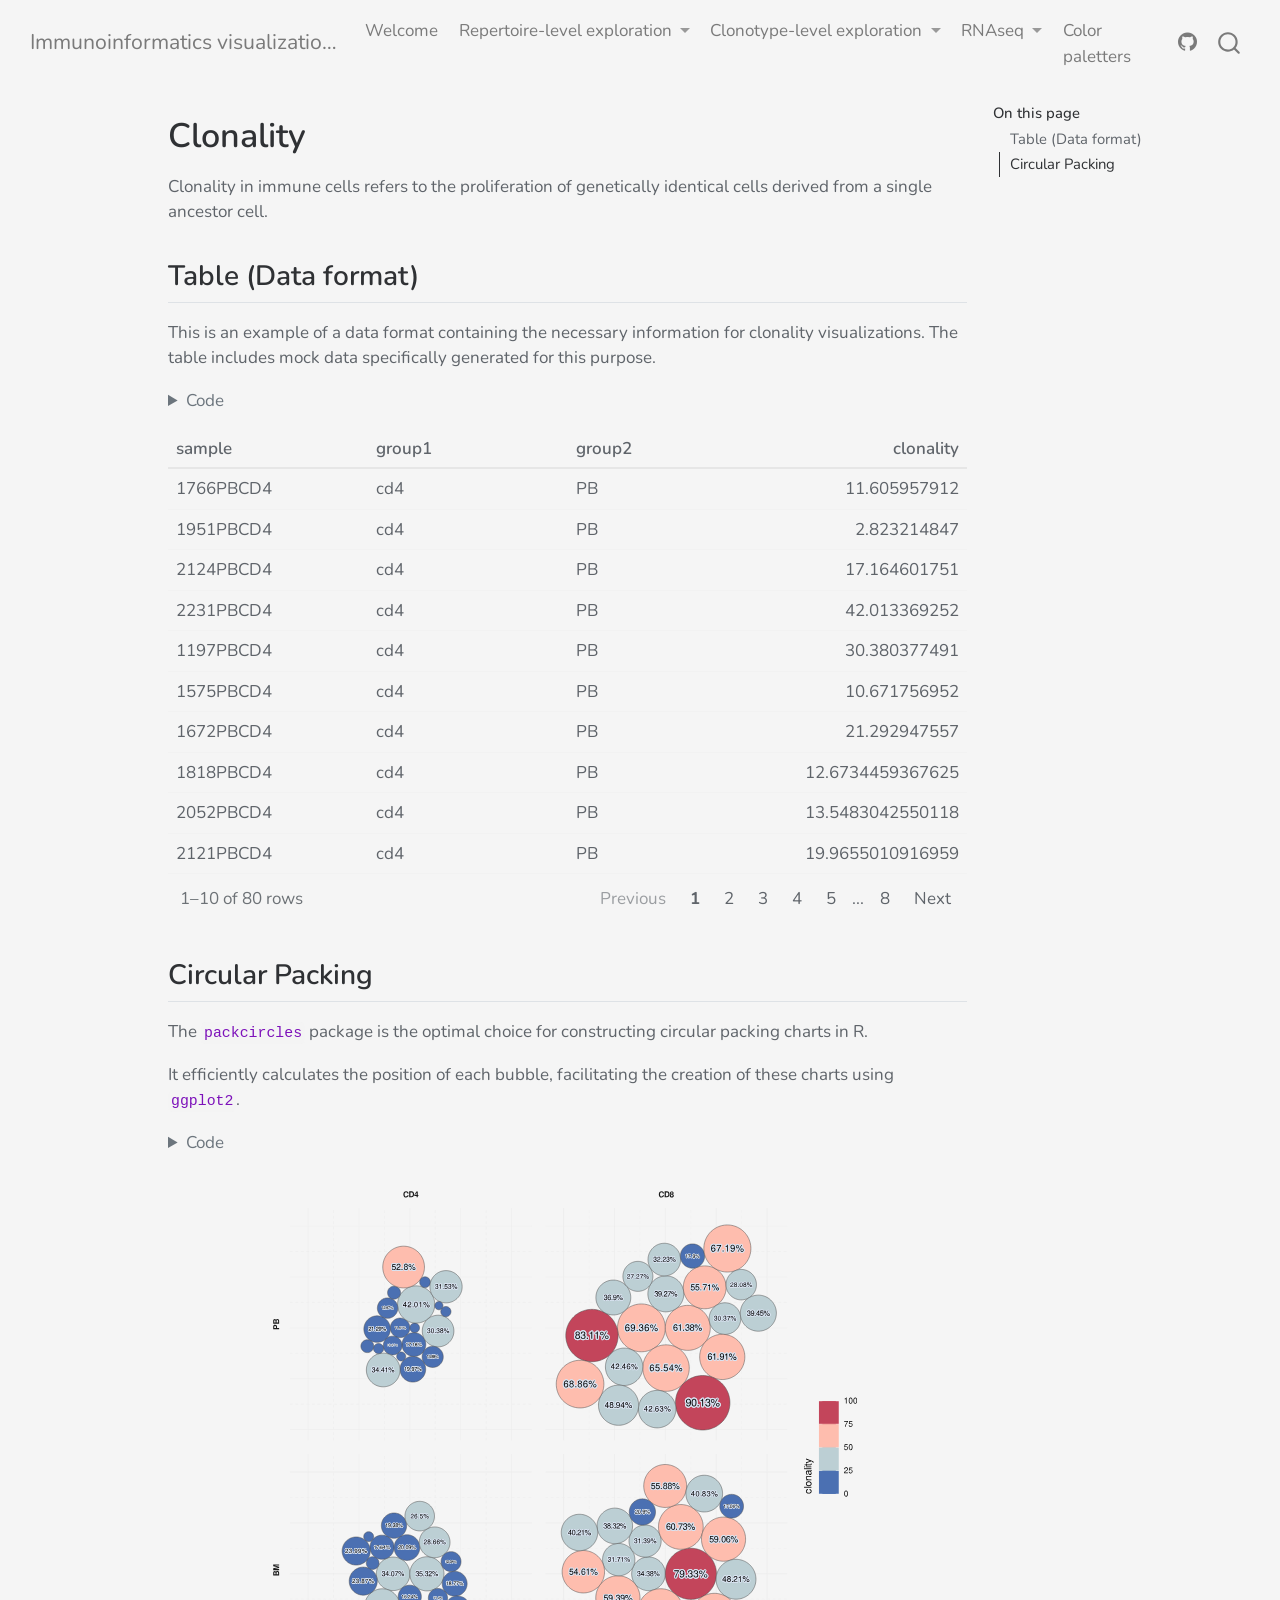
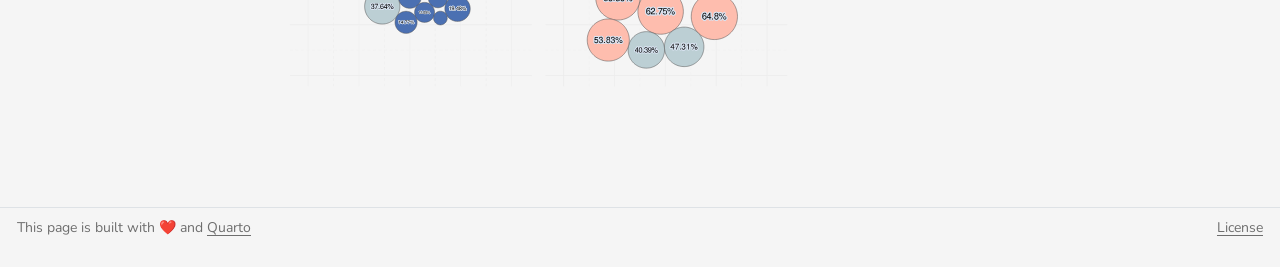
<file: qmd/clonality.html>
<!DOCTYPE html>
<html xmlns="http://www.w3.org/1999/xhtml" lang="en" xml:lang="en"><head>

<meta charset="utf-8">
<meta name="generator" content="quarto-1.8.27">

<meta name="viewport" content="width=device-width, initial-scale=1.0, user-scalable=yes">


<title>Clonality – Immunoinformatics visualizations</title>
<style>
code{white-space: pre-wrap;}
span.smallcaps{font-variant: small-caps;}
div.columns{display: flex; gap: min(4vw, 1.5em);}
div.column{flex: auto; overflow-x: auto;}
div.hanging-indent{margin-left: 1.5em; text-indent: -1.5em;}
ul.task-list{list-style: none;}
ul.task-list li input[type="checkbox"] {
  width: 0.8em;
  margin: 0 0.8em 0.2em -1em; /* quarto-specific, see https://github.com/quarto-dev/quarto-cli/issues/4556 */ 
  vertical-align: middle;
}
/* CSS for syntax highlighting */
html { -webkit-text-size-adjust: 100%; }
pre > code.sourceCode { white-space: pre; position: relative; }
pre > code.sourceCode > span { display: inline-block; line-height: 1.25; }
pre > code.sourceCode > span:empty { height: 1.2em; }
.sourceCode { overflow: visible; }
code.sourceCode > span { color: inherit; text-decoration: inherit; }
div.sourceCode { margin: 1em 0; }
pre.sourceCode { margin: 0; }
@media screen {
div.sourceCode { overflow: auto; }
}
@media print {
pre > code.sourceCode { white-space: pre-wrap; }
pre > code.sourceCode > span { text-indent: -5em; padding-left: 5em; }
}
pre.numberSource code
  { counter-reset: source-line 0; }
pre.numberSource code > span
  { position: relative; left: -4em; counter-increment: source-line; }
pre.numberSource code > span > a:first-child::before
  { content: counter(source-line);
    position: relative; left: -1em; text-align: right; vertical-align: baseline;
    border: none; display: inline-block;
    -webkit-touch-callout: none; -webkit-user-select: none;
    -khtml-user-select: none; -moz-user-select: none;
    -ms-user-select: none; user-select: none;
    padding: 0 4px; width: 4em;
  }
pre.numberSource { margin-left: 3em;  padding-left: 4px; }
div.sourceCode
  {   }
@media screen {
pre > code.sourceCode > span > a:first-child::before { text-decoration: underline; }
}
</style>


<script src="../site_libs/quarto-nav/quarto-nav.js"></script>
<script src="../site_libs/quarto-nav/headroom.min.js"></script>
<script src="../site_libs/clipboard/clipboard.min.js"></script>
<script src="../site_libs/quarto-search/autocomplete.umd.js"></script>
<script src="../site_libs/quarto-search/fuse.min.js"></script>
<script src="../site_libs/quarto-search/quarto-search.js"></script>
<meta name="quarto:offset" content="../">
<script src="../site_libs/quarto-html/quarto.js" type="module"></script>
<script src="../site_libs/quarto-html/tabsets/tabsets.js" type="module"></script>
<script src="../site_libs/quarto-html/axe/axe-check.js" type="module"></script>
<script src="../site_libs/quarto-html/popper.min.js"></script>
<script src="../site_libs/quarto-html/tippy.umd.min.js"></script>
<script src="../site_libs/quarto-html/anchor.min.js"></script>
<link href="../site_libs/quarto-html/tippy.css" rel="stylesheet">
<link href="../site_libs/quarto-html/quarto-syntax-highlighting-ed96de9b727972fe78a7b5d16c58bf87.css" rel="stylesheet" id="quarto-text-highlighting-styles">
<script src="../site_libs/bootstrap/bootstrap.min.js"></script>
<link href="../site_libs/bootstrap/bootstrap-icons.css" rel="stylesheet">
<link href="../site_libs/bootstrap/bootstrap-b21da08ba9b98a1111c433477eb75fb6.min.css" rel="stylesheet" append-hash="true" id="quarto-bootstrap" data-mode="light">
<script id="quarto-search-options" type="application/json">{
  "location": "navbar",
  "copy-button": false,
  "collapse-after": 3,
  "panel-placement": "end",
  "type": "overlay",
  "limit": 50,
  "keyboard-shortcut": [
    "f",
    "/",
    "s"
  ],
  "show-item-context": false,
  "language": {
    "search-no-results-text": "No results",
    "search-matching-documents-text": "matching documents",
    "search-copy-link-title": "Copy link to search",
    "search-hide-matches-text": "Hide additional matches",
    "search-more-match-text": "more match in this document",
    "search-more-matches-text": "more matches in this document",
    "search-clear-button-title": "Clear",
    "search-text-placeholder": "",
    "search-detached-cancel-button-title": "Cancel",
    "search-submit-button-title": "Submit",
    "search-label": "Search"
  }
}</script>
<script src="../site_libs/core-js-2.5.3/shim.min.js"></script>
<script src="../site_libs/react-18.2.0/react.min.js"></script>
<script src="../site_libs/react-18.2.0/react-dom.min.js"></script>
<script src="../site_libs/reactwidget-2.0.0/react-tools.js"></script>
<link href="../site_libs/htmltools-fill-0.5.9/fill.css" rel="stylesheet">
<script src="../site_libs/htmlwidgets-1.6.4/htmlwidgets.js"></script>
<link href="../site_libs/reactable-0.4.5/reactable.css" rel="stylesheet">
<script src="../site_libs/reactable-binding-0.4.5/reactable.js"></script>


</head>

<body class="nav-fixed quarto-light">

<div id="quarto-search-results"></div>
  <header id="quarto-header" class="headroom fixed-top">
    <nav class="navbar navbar-expand-lg " data-bs-theme="dark">
      <div class="navbar-container container-fluid">
      <div class="navbar-brand-container mx-auto">
    <a class="navbar-brand" href="../index.html">
    <span class="navbar-title">Immunoinformatics visualizations</span>
    </a>
  </div>
            <div id="quarto-search" class="" title="Search"></div>
          <button class="navbar-toggler" type="button" data-bs-toggle="collapse" data-bs-target="#navbarCollapse" aria-controls="navbarCollapse" role="menu" aria-expanded="false" aria-label="Toggle navigation" onclick="if (window.quartoToggleHeadroom) { window.quartoToggleHeadroom(); }">
  <span class="navbar-toggler-icon"></span>
</button>
          <div class="collapse navbar-collapse" id="navbarCollapse">
            <ul class="navbar-nav navbar-nav-scroll me-auto">
  <li class="nav-item">
    <a class="nav-link" href="../index.html"> 
<span class="menu-text">Welcome</span></a>
  </li>  
  <li class="nav-item dropdown ">
    <a class="nav-link dropdown-toggle" href="#" id="nav-menu-repertoire-level-exploration" role="link" data-bs-toggle="dropdown" aria-expanded="false">
 <span class="menu-text">Repertoire-level exploration</span>
    </a>
    <ul class="dropdown-menu" aria-labelledby="nav-menu-repertoire-level-exploration">    
        <li>
    <a class="dropdown-item" href="../qmd/clonality.html">
 <span class="dropdown-text">Clonality</span></a>
  </li>  
        <li>
    <a class="dropdown-item" href="../qmd/diversity.html">
 <span class="dropdown-text">Diversity estimation</span></a>
  </li>  
        <li>
    <a class="dropdown-item" href="../qmd/gene_repertoire.html">
 <span class="dropdown-text">Gene repertoire</span></a>
  </li>  
        <li>
    <a class="dropdown-item" href="../qmd/V(D)J_recombination.html">
 <span class="dropdown-text">V(D)J recombination</span></a>
  </li>  
    </ul>
  </li>
  <li class="nav-item dropdown ">
    <a class="nav-link dropdown-toggle" href="#" id="nav-menu-clonotype-level-exploration" role="link" data-bs-toggle="dropdown" aria-expanded="false">
 <span class="menu-text">Clonotype-level exploration</span>
    </a>
    <ul class="dropdown-menu" aria-labelledby="nav-menu-clonotype-level-exploration">    
        <li>
    <a class="dropdown-item" href="../qmd/clonotype_evolution.html">
 <span class="dropdown-text">Clonotype evolution</span></a>
  </li>  
        <li>
    <a class="dropdown-item" href="../qmd/motif_visualization.html">
 <span class="dropdown-text">Motif visualization</span></a>
  </li>  
    </ul>
  </li>
  <li class="nav-item dropdown ">
    <a class="nav-link dropdown-toggle" href="#" id="nav-menu-rnaseq" role="link" data-bs-toggle="dropdown" aria-expanded="false">
 <span class="menu-text">RNAseq</span>
    </a>
    <ul class="dropdown-menu" aria-labelledby="nav-menu-rnaseq">    
        <li>
    <a class="dropdown-item" href="../qmd/bubble_plot.html">
 <span class="dropdown-text">Bubble plot</span></a>
  </li>  
        <li>
    <a class="dropdown-item" href="../qmd/heatmap.html">
 <span class="dropdown-text">Heatmap</span></a>
  </li>  
        <li>
    <a class="dropdown-item" href="../qmd/pathway_diagram.html">
 <span class="dropdown-text">Pathway diagram</span></a>
  </li>  
        <li>
    <a class="dropdown-item" href="../qmd/PCA.html">
 <span class="dropdown-text">PCA</span></a>
  </li>  
        <li>
    <a class="dropdown-item" href="../qmd/volcano_plot.html">
 <span class="dropdown-text">Volcano plots</span></a>
  </li>  
    </ul>
  </li>
  <li class="nav-item">
    <a class="nav-link" href="../qmd/color_palette.html"> 
<span class="menu-text">Color paletters</span></a>
  </li>  
</ul>
            <ul class="navbar-nav navbar-nav-scroll ms-auto">
  <li class="nav-item compact">
    <a class="nav-link" href="https://github.com/NatAnastas/immunovisual"> <i class="bi bi-github" role="img">
</i> 
<span class="menu-text"></span></a>
  </li>  
</ul>
          </div> <!-- /navcollapse -->
            <div class="quarto-navbar-tools">
</div>
      </div> <!-- /container-fluid -->
    </nav>
</header>
<!-- content -->
<div id="quarto-content" class="quarto-container page-columns page-rows-contents page-layout-article page-navbar">
<!-- sidebar -->
<!-- margin-sidebar -->
    <div id="quarto-margin-sidebar" class="sidebar margin-sidebar">
        <nav id="TOC" role="doc-toc" class="toc-active">
    <h2 id="toc-title">On this page</h2>
   
  <ul>
  <li><a href="#table-data-format" id="toc-table-data-format" class="nav-link active" data-scroll-target="#table-data-format">Table (Data format)</a></li>
  <li><a href="#circular-packing" id="toc-circular-packing" class="nav-link" data-scroll-target="#circular-packing">Circular Packing</a></li>
  </ul>
</nav>
    </div>
<!-- main -->
<main class="content" id="quarto-document-content">

<header id="title-block-header" class="quarto-title-block default">
<div class="quarto-title">
<h1 class="title">Clonality</h1>
</div>



<div class="quarto-title-meta">

    
  
    
  </div>
  


</header>


<p>Clonality in immune cells refers to the proliferation of genetically identical cells derived from a single ancestor cell.</p>
<section id="table-data-format" class="level2">
<h2 class="anchored" data-anchor-id="table-data-format">Table (Data format)</h2>
<p>This is an example of a data format containing the necessary information for clonality visualizations. The table includes mock data specifically generated for this purpose.</p>
<div class="cell">
<details class="code-fold">
<summary>Code</summary>
<div class="code-copy-outer-scaffold"><div class="sourceCode cell-code" id="cb1"><pre class="sourceCode r code-with-copy"><code class="sourceCode r"><span id="cb1-1"><a href="#cb1-1" aria-hidden="true" tabindex="-1"></a><span class="fu">library</span>(data.table)</span>
<span id="cb1-2"><a href="#cb1-2" aria-hidden="true" tabindex="-1"></a><span class="fu">library</span>(stringr)</span>
<span id="cb1-3"><a href="#cb1-3" aria-hidden="true" tabindex="-1"></a><span class="fu">library</span>(reactable)</span>
<span id="cb1-4"><a href="#cb1-4" aria-hidden="true" tabindex="-1"></a></span>
<span id="cb1-5"><a href="#cb1-5" aria-hidden="true" tabindex="-1"></a>df1 <span class="ot">&lt;-</span> <span class="fu">fread</span>(<span class="st">"../inst/data/clonality1.txt"</span>) </span>
<span id="cb1-6"><a href="#cb1-6" aria-hidden="true" tabindex="-1"></a></span>
<span id="cb1-7"><a href="#cb1-7" aria-hidden="true" tabindex="-1"></a></span>
<span id="cb1-8"><a href="#cb1-8" aria-hidden="true" tabindex="-1"></a><span class="fu">reactable</span>(</span>
<span id="cb1-9"><a href="#cb1-9" aria-hidden="true" tabindex="-1"></a>  </span>
<span id="cb1-10"><a href="#cb1-10" aria-hidden="true" tabindex="-1"></a>  df1, </span>
<span id="cb1-11"><a href="#cb1-11" aria-hidden="true" tabindex="-1"></a>  <span class="at">theme =</span> <span class="fu">reactableTheme</span>(</span>
<span id="cb1-12"><a href="#cb1-12" aria-hidden="true" tabindex="-1"></a>    <span class="at">backgroundColor  =</span> <span class="st">"transparent"</span></span>
<span id="cb1-13"><a href="#cb1-13" aria-hidden="true" tabindex="-1"></a>  )</span>
<span id="cb1-14"><a href="#cb1-14" aria-hidden="true" tabindex="-1"></a>)</span></code></pre></div><button title="Copy to Clipboard" class="code-copy-button"><i class="bi"></i></button></div>
</details>
<div class="cell-output-display">
<div class="reactable html-widget html-fill-item" id="htmlwidget-9af1615e0fe0e8e4c0af" style="width:auto;height:auto;"></div>
<script type="application/json" data-for="htmlwidget-9af1615e0fe0e8e4c0af">{"x":{"tag":{"name":"Reactable","attribs":{"data":{"sample":["1766PBCD4","1951PBCD4","2124PBCD4","2231PBCD4","1197PBCD4","1575PBCD4","1672PBCD4","1818PBCD4","2052PBCD4","2121PBCD4","2239PBCD4","2382PBCD4","3598PBCD4","710PBCD4","719PBCD4","IN003008CD4","IN003104PBCD4","IN003277CD4","IN003315CD4","IN003606CD4","IN000719CD4","IN001197CD4","IN002121CD4","IN002124CD4","IN002382CD4","IN003008CD4","IN003598CD4","IN003606CD4","IN000710CD4","IN001575CD4","IN001672CD4","IN001766CD4","IN001818CD4","IN001951CD4","IN002052CD4","IN002231CD4","IN002239CD4","IN003104CD4","IN003277CD4","IN003315CD4","1197PBCD8","1575PBCD8","1672PBCD8","1766PBCD8","1818PBCD8","1951PBCD8","2052PBCD8","2121PBCD8","2124PBCD8","2231PBCD8","2239PBCD8","2382PBCD8","710PBCD8","719PBCD8","IN003008PBCD8","IN003104PBCD8","IN003277CD8","IN003315CD8","IN003598CD8","IN003606CD8","IN000719CD8","IN001197CD8","IN002121CD8","IN002124CD8","IN002382CD8","IN003008CD8","IN003598CD8","IN003606CD8","IN000710CD8","IN001575CD8","IN001672CD8","IN001766CD8","IN001818CD8","IN001951CD8","IN002052CD8","IN002231CD8","IN002239CD8","IN003104CD8","IN003277CD8","IN003315CD8"],"group1":["cd4","cd4","cd4","cd4","cd4","cd4","cd4","cd4","cd4","cd4","cd4","cd4","cd4","cd4","cd4","cd4","cd4","cd4","cd4","cd4","cd4","cd4","cd4","cd4","cd4","cd4","cd4","cd4","cd4","cd4","cd4","cd4","cd4","cd4","cd4","cd4","cd4","cd4","cd4","cd4","cd8","cd8","cd8","cd8","cd8","cd8","cd8","cd8","cd8","cd8","cd8","cd8","cd8","cd8","cd8","cd8","cd8","cd8","cd8","cd8","cd8","cd8","cd8","cd8","cd8","cd8","cd8","cd8","cd8","cd8","cd8","cd8","cd8","cd8","cd8","cd8","cd8","cd8","cd8","cd8"],"group2":["PB","PB","PB","PB","PB","PB","PB","PB","PB","PB","PB","PB","PB","PB","PB","PB","PB","PB","PB","PB","ΒΜ","ΒΜ","ΒΜ","ΒΜ","ΒΜ","ΒΜ","ΒΜ","ΒΜ","ΒΜ","ΒΜ","ΒΜ","ΒΜ","ΒΜ","ΒΜ","ΒΜ","ΒΜ","ΒΜ","ΒΜ","ΒΜ","ΒΜ","PB","PB","PB","PB","PB","PB","PB","PB","PB","PB","PB","PB","PB","PB","PB","PB","PB","PB","PB","PB","ΒΜ","ΒΜ","ΒΜ","ΒΜ","ΒΜ","ΒΜ","ΒΜ","ΒΜ","ΒΜ","ΒΜ","ΒΜ","ΒΜ","ΒΜ","ΒΜ","ΒΜ","ΒΜ","ΒΜ","ΒΜ","ΒΜ","ΒΜ"],"clonality":[11.605957912,2.823214847,17.164601751,42.013369252,30.380377491,10.671756952,21.292947557,12.6734459367625,13.5483042550118,19.9655010916959,2.450162599,5.111027575,52.7996089822987,3.500273399,31.534384435,2.048200452,3.160633384,34.414554372,3.10561119,5.017918221,34.071209233,35.324541521,16.241733803,37.638257786,23.867964451,4.897739504,17.643117549,20.090882921,28.6582795629195,12.076753389,18.774883071,11.199454519,12.094356067,14.766561118,19.377895908,26.502694136,19.483944795,5.675701603,23.990822398,2.98297887,69.3623851483657,61.382693407,65.539157879,39.265208493,55.711086600488,30.365572366,61.9066021234187,90.1334773665597,42.458919486,83.109494264,36.899131799,27.269609049,32.226757772,17.89912138,42.630742095,48.942330698,67.192508939,28.076583717,39.448814658,68.861643991,34.379855971,79.32941353,62.745542031,59.394078846,31.708242264,31.393565752,60.733184787,59.063174343,48.207326578332,64.799796755,47.314774224,40.389328973,53.8342223735483,38.321321261,20.898504245,55.878669818,54.606389051,40.213206985,40.834352026,17.05690878]},"columns":[{"id":"sample","name":"sample","type":"character"},{"id":"group1","name":"group1","type":"character"},{"id":"group2","name":"group2","type":"character"},{"id":"clonality","name":"clonality","type":"numeric"}],"theme":{"backgroundColor":"transparent"},"dataKey":"98a644c52840abca737ff397f6f3a6e2"},"children":[]},"class":"reactR_markup"},"evals":[],"jsHooks":[]}</script>
</div>
</div>
</section>
<section id="circular-packing" class="level2">
<h2 class="anchored" data-anchor-id="circular-packing">Circular Packing</h2>
<p>The <code>packcircles</code> package is the optimal choice for constructing circular packing charts in R.</p>
<p>It efficiently calculates the position of each bubble, facilitating the creation of these charts using <code>ggplot2</code>.</p>
<div class="cell">
<details class="code-fold">
<summary>Code</summary>
<div class="code-copy-outer-scaffold"><div class="sourceCode cell-code" id="cb2"><pre class="sourceCode r code-with-copy"><code class="sourceCode r"><span id="cb2-1"><a href="#cb2-1" aria-hidden="true" tabindex="-1"></a><span class="co"># libraries -------</span></span>
<span id="cb2-2"><a href="#cb2-2" aria-hidden="true" tabindex="-1"></a></span>
<span id="cb2-3"><a href="#cb2-3" aria-hidden="true" tabindex="-1"></a><span class="fu">library</span>(packcircles)</span>
<span id="cb2-4"><a href="#cb2-4" aria-hidden="true" tabindex="-1"></a><span class="fu">library</span>(ggplot2)</span>
<span id="cb2-5"><a href="#cb2-5" aria-hidden="true" tabindex="-1"></a><span class="fu">library</span>(shadowtext)</span>
<span id="cb2-6"><a href="#cb2-6" aria-hidden="true" tabindex="-1"></a></span>
<span id="cb2-7"><a href="#cb2-7" aria-hidden="true" tabindex="-1"></a></span>
<span id="cb2-8"><a href="#cb2-8" aria-hidden="true" tabindex="-1"></a></span>
<span id="cb2-9"><a href="#cb2-9" aria-hidden="true" tabindex="-1"></a>df1 <span class="ot">=</span> df1 <span class="sc">|&gt;</span> <span class="fu">split</span>(<span class="at">by =</span> <span class="fu">c</span>(<span class="st">"group1"</span>, <span class="st">"group2"</span>))</span>
<span id="cb2-10"><a href="#cb2-10" aria-hidden="true" tabindex="-1"></a></span>
<span id="cb2-11"><a href="#cb2-11" aria-hidden="true" tabindex="-1"></a></span>
<span id="cb2-12"><a href="#cb2-12" aria-hidden="true" tabindex="-1"></a></span>
<span id="cb2-13"><a href="#cb2-13" aria-hidden="true" tabindex="-1"></a>df_plot <span class="ot">=</span> df1 <span class="sc">|&gt;</span> </span>
<span id="cb2-14"><a href="#cb2-14" aria-hidden="true" tabindex="-1"></a>  <span class="fu">lapply</span>(<span class="cf">function</span>(q) {</span>
<span id="cb2-15"><a href="#cb2-15" aria-hidden="true" tabindex="-1"></a>    </span>
<span id="cb2-16"><a href="#cb2-16" aria-hidden="true" tabindex="-1"></a>    dat.egg <span class="ot">&lt;-</span> q<span class="sc">$</span>clonality <span class="sc">|&gt;</span> </span>
<span id="cb2-17"><a href="#cb2-17" aria-hidden="true" tabindex="-1"></a>      <span class="fu">circleProgressiveLayout</span>() <span class="sc">|&gt;</span> </span>
<span id="cb2-18"><a href="#cb2-18" aria-hidden="true" tabindex="-1"></a>      <span class="fu">circleLayoutVertices</span>(<span class="at">npoints =</span> <span class="dv">100</span>)</span>
<span id="cb2-19"><a href="#cb2-19" aria-hidden="true" tabindex="-1"></a>    </span>
<span id="cb2-20"><a href="#cb2-20" aria-hidden="true" tabindex="-1"></a>    dat.egg <span class="ot">&lt;-</span> <span class="fu">cbind</span>(dat.egg, q[dat.egg<span class="sc">$</span>id]) </span>
<span id="cb2-21"><a href="#cb2-21" aria-hidden="true" tabindex="-1"></a>    </span>
<span id="cb2-22"><a href="#cb2-22" aria-hidden="true" tabindex="-1"></a>    <span class="fu">return</span>(dat.egg)</span>
<span id="cb2-23"><a href="#cb2-23" aria-hidden="true" tabindex="-1"></a>    </span>
<span id="cb2-24"><a href="#cb2-24" aria-hidden="true" tabindex="-1"></a>  }) <span class="sc">|&gt;</span></span>
<span id="cb2-25"><a href="#cb2-25" aria-hidden="true" tabindex="-1"></a>  </span>
<span id="cb2-26"><a href="#cb2-26" aria-hidden="true" tabindex="-1"></a>  <span class="fu">rbindlist</span>()</span>
<span id="cb2-27"><a href="#cb2-27" aria-hidden="true" tabindex="-1"></a></span>
<span id="cb2-28"><a href="#cb2-28" aria-hidden="true" tabindex="-1"></a></span>
<span id="cb2-29"><a href="#cb2-29" aria-hidden="true" tabindex="-1"></a></span>
<span id="cb2-30"><a href="#cb2-30" aria-hidden="true" tabindex="-1"></a>df_plot<span class="sc">$</span>group1 <span class="ot">=</span> df_plot<span class="sc">$</span>group1 <span class="sc">|&gt;</span> <span class="fu">str_to_upper</span>()</span>
<span id="cb2-31"><a href="#cb2-31" aria-hidden="true" tabindex="-1"></a></span>
<span id="cb2-32"><a href="#cb2-32" aria-hidden="true" tabindex="-1"></a>df_plot_l <span class="ot">=</span> df_plot[, by <span class="ot">=</span> .(sample, group1, group2, clonality, id), .(</span>
<span id="cb2-33"><a href="#cb2-33" aria-hidden="true" tabindex="-1"></a>  <span class="at">x =</span> ( <span class="fu">min</span>(x) <span class="sc">+</span> <span class="fu">max</span>(x) ) <span class="sc">/</span> <span class="dv">2</span>,</span>
<span id="cb2-34"><a href="#cb2-34" aria-hidden="true" tabindex="-1"></a>  <span class="at">y =</span> ( <span class="fu">min</span>(y) <span class="sc">+</span> <span class="fu">max</span>(y) ) <span class="sc">/</span> <span class="dv">2</span></span>
<span id="cb2-35"><a href="#cb2-35" aria-hidden="true" tabindex="-1"></a>)]</span>
<span id="cb2-36"><a href="#cb2-36" aria-hidden="true" tabindex="-1"></a></span>
<span id="cb2-37"><a href="#cb2-37" aria-hidden="true" tabindex="-1"></a>df_plot_l<span class="sc">$</span>lbl <span class="ot">=</span> df_plot_l<span class="sc">$</span>clonality <span class="sc">|&gt;</span> <span class="fu">round</span>(<span class="at">digits =</span> <span class="dv">2</span>) <span class="sc">|&gt;</span> <span class="fu">paste0</span>(<span class="st">"%"</span>)</span>
<span id="cb2-38"><a href="#cb2-38" aria-hidden="true" tabindex="-1"></a></span>
<span id="cb2-39"><a href="#cb2-39" aria-hidden="true" tabindex="-1"></a></span>
<span id="cb2-40"><a href="#cb2-40" aria-hidden="true" tabindex="-1"></a></span>
<span id="cb2-41"><a href="#cb2-41" aria-hidden="true" tabindex="-1"></a>df_plot <span class="sc">|&gt;</span></span>
<span id="cb2-42"><a href="#cb2-42" aria-hidden="true" tabindex="-1"></a>  <span class="fu">ggplot</span>(<span class="fu">aes</span>(x, y, <span class="at">group =</span> id)) <span class="sc">+</span></span>
<span id="cb2-43"><a href="#cb2-43" aria-hidden="true" tabindex="-1"></a>  </span>
<span id="cb2-44"><a href="#cb2-44" aria-hidden="true" tabindex="-1"></a>  <span class="fu">geom_polygon</span>(<span class="fu">aes</span>(<span class="at">fill =</span> clonality), <span class="at">color =</span> <span class="st">"grey30"</span>, <span class="at">linewidth =</span> .<span class="dv">25</span>) <span class="sc">+</span></span>
<span id="cb2-45"><a href="#cb2-45" aria-hidden="true" tabindex="-1"></a>  </span>
<span id="cb2-46"><a href="#cb2-46" aria-hidden="true" tabindex="-1"></a>  <span class="fu">geom_shadowtext</span>(</span>
<span id="cb2-47"><a href="#cb2-47" aria-hidden="true" tabindex="-1"></a>    <span class="at">data =</span> df_plot_l[<span class="fu">which</span>(clonality <span class="sc">&gt;=</span> <span class="dv">10</span>)], <span class="at">inherit.aes =</span> <span class="cn">FALSE</span>,</span>
<span id="cb2-48"><a href="#cb2-48" aria-hidden="true" tabindex="-1"></a>    <span class="fu">aes</span>(x, y, <span class="at">label =</span> lbl, <span class="at">size =</span> clonality),  </span>
<span id="cb2-49"><a href="#cb2-49" aria-hidden="true" tabindex="-1"></a>    <span class="at">color =</span> <span class="st">"grey1"</span>, <span class="at">bg.color =</span> <span class="st">"#d9e3f1"</span>, <span class="at">bg.r =</span> .<span class="dv">15</span></span>
<span id="cb2-50"><a href="#cb2-50" aria-hidden="true" tabindex="-1"></a>  ) <span class="sc">+</span></span>
<span id="cb2-51"><a href="#cb2-51" aria-hidden="true" tabindex="-1"></a>  </span>
<span id="cb2-52"><a href="#cb2-52" aria-hidden="true" tabindex="-1"></a>  <span class="fu">scale_fill_stepsn</span>(</span>
<span id="cb2-53"><a href="#cb2-53" aria-hidden="true" tabindex="-1"></a>    <span class="at">colors =</span> <span class="fu">c</span>(<span class="st">'#00429d'</span>, <span class="st">'#73a2c6'</span>, <span class="st">'#ffffe0'</span>, <span class="st">'#f4777f'</span>, <span class="st">'#93003a'</span>),</span>
<span id="cb2-54"><a href="#cb2-54" aria-hidden="true" tabindex="-1"></a>    <span class="at">limits =</span> <span class="fu">c</span>(<span class="dv">0</span>, <span class="dv">100</span>),</span>
<span id="cb2-55"><a href="#cb2-55" aria-hidden="true" tabindex="-1"></a>    <span class="at">guide =</span> <span class="fu">guide_colorbar</span>(</span>
<span id="cb2-56"><a href="#cb2-56" aria-hidden="true" tabindex="-1"></a>      <span class="at">title.position =</span> <span class="st">"left"</span>,</span>
<span id="cb2-57"><a href="#cb2-57" aria-hidden="true" tabindex="-1"></a>      <span class="at">title.theme =</span> <span class="fu">element_text</span>(<span class="at">angle =</span> <span class="dv">90</span>, <span class="at">hjust =</span> <span class="dv">0</span>),</span>
<span id="cb2-58"><a href="#cb2-58" aria-hidden="true" tabindex="-1"></a>      <span class="at">barheight =</span> <span class="fu">unit</span>(<span class="dv">7</span>, <span class="st">"lines"</span>),</span>
<span id="cb2-59"><a href="#cb2-59" aria-hidden="true" tabindex="-1"></a>      <span class="at">barwidth =</span> <span class="fu">unit</span>(<span class="fl">1.5</span>, <span class="st">"lines"</span>)</span>
<span id="cb2-60"><a href="#cb2-60" aria-hidden="true" tabindex="-1"></a>    )</span>
<span id="cb2-61"><a href="#cb2-61" aria-hidden="true" tabindex="-1"></a>  ) <span class="sc">+</span></span>
<span id="cb2-62"><a href="#cb2-62" aria-hidden="true" tabindex="-1"></a>  </span>
<span id="cb2-63"><a href="#cb2-63" aria-hidden="true" tabindex="-1"></a>  <span class="fu">scale_size_continuous</span>(<span class="at">guide =</span> <span class="st">"none"</span>, <span class="at">range =</span> <span class="fu">c</span>(<span class="dv">1</span>, <span class="dv">4</span>)) <span class="sc">+</span></span>
<span id="cb2-64"><a href="#cb2-64" aria-hidden="true" tabindex="-1"></a>  </span>
<span id="cb2-65"><a href="#cb2-65" aria-hidden="true" tabindex="-1"></a>  <span class="fu">facet_grid</span>(<span class="at">rows =</span> <span class="fu">vars</span>(group2), <span class="at">cols =</span> <span class="fu">vars</span>(group1), <span class="at">switch =</span> <span class="st">"y"</span>) <span class="sc">+</span></span>
<span id="cb2-66"><a href="#cb2-66" aria-hidden="true" tabindex="-1"></a>  </span>
<span id="cb2-67"><a href="#cb2-67" aria-hidden="true" tabindex="-1"></a>  <span class="fu">coord_equal</span>() <span class="sc">+</span></span>
<span id="cb2-68"><a href="#cb2-68" aria-hidden="true" tabindex="-1"></a>  </span>
<span id="cb2-69"><a href="#cb2-69" aria-hidden="true" tabindex="-1"></a>  <span class="fu">theme_minimal</span>() <span class="sc">+</span></span>
<span id="cb2-70"><a href="#cb2-70" aria-hidden="true" tabindex="-1"></a>  </span>
<span id="cb2-71"><a href="#cb2-71" aria-hidden="true" tabindex="-1"></a>  <span class="fu">theme</span>(</span>
<span id="cb2-72"><a href="#cb2-72" aria-hidden="true" tabindex="-1"></a>    <span class="at">strip.text.x.top =</span> <span class="fu">element_text</span>(<span class="at">face =</span> <span class="st">"bold"</span>, <span class="at">margin =</span> <span class="fu">margin</span>(<span class="at">b =</span> <span class="dv">10</span>)),</span>
<span id="cb2-73"><a href="#cb2-73" aria-hidden="true" tabindex="-1"></a>    <span class="at">strip.text.y.left =</span> <span class="fu">element_text</span>(<span class="at">face =</span> <span class="st">"bold"</span>, <span class="at">margin =</span> <span class="fu">margin</span>(<span class="at">r =</span> <span class="dv">10</span>)),</span>
<span id="cb2-74"><a href="#cb2-74" aria-hidden="true" tabindex="-1"></a>    </span>
<span id="cb2-75"><a href="#cb2-75" aria-hidden="true" tabindex="-1"></a>    <span class="at">axis.title =</span> <span class="fu">element_blank</span>(),</span>
<span id="cb2-76"><a href="#cb2-76" aria-hidden="true" tabindex="-1"></a>    <span class="at">axis.text =</span> <span class="fu">element_blank</span>(),</span>
<span id="cb2-77"><a href="#cb2-77" aria-hidden="true" tabindex="-1"></a>    </span>
<span id="cb2-78"><a href="#cb2-78" aria-hidden="true" tabindex="-1"></a>    <span class="at">panel.spacing =</span> <span class="fu">unit</span>(<span class="dv">1</span>, <span class="st">"lines"</span>),</span>
<span id="cb2-79"><a href="#cb2-79" aria-hidden="true" tabindex="-1"></a>    </span>
<span id="cb2-80"><a href="#cb2-80" aria-hidden="true" tabindex="-1"></a>    <span class="at">panel.grid.major =</span> <span class="fu">element_line</span>(<span class="at">linewidth =</span> .<span class="dv">35</span>),</span>
<span id="cb2-81"><a href="#cb2-81" aria-hidden="true" tabindex="-1"></a>    <span class="at">panel.grid.minor =</span> <span class="fu">element_line</span>(<span class="at">linewidth =</span> .<span class="dv">25</span>, <span class="at">linetype =</span> <span class="st">"dashed"</span>),</span>
<span id="cb2-82"><a href="#cb2-82" aria-hidden="true" tabindex="-1"></a>    </span>
<span id="cb2-83"><a href="#cb2-83" aria-hidden="true" tabindex="-1"></a>    <span class="at">plot.margin =</span> <span class="fu">margin</span>(<span class="dv">20</span>, <span class="dv">20</span>, <span class="dv">20</span>, <span class="dv">20</span>),</span>
<span id="cb2-84"><a href="#cb2-84" aria-hidden="true" tabindex="-1"></a>    </span>
<span id="cb2-85"><a href="#cb2-85" aria-hidden="true" tabindex="-1"></a>    <span class="at">plot.background =</span> <span class="fu">element_rect</span>(<span class="at">fill =</span> <span class="st">"transparent"</span>, <span class="at">color =</span> <span class="cn">NA</span>)</span>
<span id="cb2-86"><a href="#cb2-86" aria-hidden="true" tabindex="-1"></a>    </span>
<span id="cb2-87"><a href="#cb2-87" aria-hidden="true" tabindex="-1"></a>  )</span></code></pre></div><button title="Copy to Clipboard" class="code-copy-button"><i class="bi"></i></button></div>
</details>
<div class="cell-output-display">
<div>
<figure class="figure">
<p><img src="clonality_files/figure-html/unnamed-chunk-2-1.svg" class="img-fluid figure-img"></p>
</figure>
</div>
</div>
</div>


</section>

</main> <!-- /main -->
<script id="quarto-html-after-body" type="application/javascript">
  window.document.addEventListener("DOMContentLoaded", function (event) {
    const icon = "";
    const anchorJS = new window.AnchorJS();
    anchorJS.options = {
      placement: 'right',
      icon: icon
    };
    anchorJS.add('.anchored');
    const isCodeAnnotation = (el) => {
      for (const clz of el.classList) {
        if (clz.startsWith('code-annotation-')) {                     
          return true;
        }
      }
      return false;
    }
    const onCopySuccess = function(e) {
      // button target
      const button = e.trigger;
      // don't keep focus
      button.blur();
      // flash "checked"
      button.classList.add('code-copy-button-checked');
      var currentTitle = button.getAttribute("title");
      button.setAttribute("title", "Copied!");
      let tooltip;
      if (window.bootstrap) {
        button.setAttribute("data-bs-toggle", "tooltip");
        button.setAttribute("data-bs-placement", "left");
        button.setAttribute("data-bs-title", "Copied!");
        tooltip = new bootstrap.Tooltip(button, 
          { trigger: "manual", 
            customClass: "code-copy-button-tooltip",
            offset: [0, -8]});
        tooltip.show();    
      }
      setTimeout(function() {
        if (tooltip) {
          tooltip.hide();
          button.removeAttribute("data-bs-title");
          button.removeAttribute("data-bs-toggle");
          button.removeAttribute("data-bs-placement");
        }
        button.setAttribute("title", currentTitle);
        button.classList.remove('code-copy-button-checked');
      }, 1000);
      // clear code selection
      e.clearSelection();
    }
    const getTextToCopy = function(trigger) {
      const outerScaffold = trigger.parentElement.cloneNode(true);
      const codeEl = outerScaffold.querySelector('code');
      for (const childEl of codeEl.children) {
        if (isCodeAnnotation(childEl)) {
          childEl.remove();
        }
      }
      return codeEl.innerText;
    }
    const clipboard = new window.ClipboardJS('.code-copy-button:not([data-in-quarto-modal])', {
      text: getTextToCopy
    });
    clipboard.on('success', onCopySuccess);
    if (window.document.getElementById('quarto-embedded-source-code-modal')) {
      const clipboardModal = new window.ClipboardJS('.code-copy-button[data-in-quarto-modal]', {
        text: getTextToCopy,
        container: window.document.getElementById('quarto-embedded-source-code-modal')
      });
      clipboardModal.on('success', onCopySuccess);
    }
      var localhostRegex = new RegExp(/^(?:http|https):\/\/localhost\:?[0-9]*\//);
      var mailtoRegex = new RegExp(/^mailto:/);
        var filterRegex = new RegExp("https:\/\/BiodataAnalysisGroup\.github\.io\/immunovisual\/");
      var isInternal = (href) => {
          return filterRegex.test(href) || localhostRegex.test(href) || mailtoRegex.test(href);
      }
      // Inspect non-navigation links and adorn them if external
     var links = window.document.querySelectorAll('a[href]:not(.nav-link):not(.navbar-brand):not(.toc-action):not(.sidebar-link):not(.sidebar-item-toggle):not(.pagination-link):not(.no-external):not([aria-hidden]):not(.dropdown-item):not(.quarto-navigation-tool):not(.about-link)');
      for (var i=0; i<links.length; i++) {
        const link = links[i];
        if (!isInternal(link.href)) {
          // undo the damage that might have been done by quarto-nav.js in the case of
          // links that we want to consider external
          if (link.dataset.originalHref !== undefined) {
            link.href = link.dataset.originalHref;
          }
        }
      }
    function tippyHover(el, contentFn, onTriggerFn, onUntriggerFn) {
      const config = {
        allowHTML: true,
        maxWidth: 500,
        delay: 100,
        arrow: false,
        appendTo: function(el) {
            return el.parentElement;
        },
        interactive: true,
        interactiveBorder: 10,
        theme: 'quarto',
        placement: 'bottom-start',
      };
      if (contentFn) {
        config.content = contentFn;
      }
      if (onTriggerFn) {
        config.onTrigger = onTriggerFn;
      }
      if (onUntriggerFn) {
        config.onUntrigger = onUntriggerFn;
      }
      window.tippy(el, config); 
    }
    const noterefs = window.document.querySelectorAll('a[role="doc-noteref"]');
    for (var i=0; i<noterefs.length; i++) {
      const ref = noterefs[i];
      tippyHover(ref, function() {
        // use id or data attribute instead here
        let href = ref.getAttribute('data-footnote-href') || ref.getAttribute('href');
        try { href = new URL(href).hash; } catch {}
        const id = href.replace(/^#\/?/, "");
        const note = window.document.getElementById(id);
        if (note) {
          return note.innerHTML;
        } else {
          return "";
        }
      });
    }
    const xrefs = window.document.querySelectorAll('a.quarto-xref');
    const processXRef = (id, note) => {
      // Strip column container classes
      const stripColumnClz = (el) => {
        el.classList.remove("page-full", "page-columns");
        if (el.children) {
          for (const child of el.children) {
            stripColumnClz(child);
          }
        }
      }
      stripColumnClz(note)
      if (id === null || id.startsWith('sec-')) {
        // Special case sections, only their first couple elements
        const container = document.createElement("div");
        if (note.children && note.children.length > 2) {
          container.appendChild(note.children[0].cloneNode(true));
          for (let i = 1; i < note.children.length; i++) {
            const child = note.children[i];
            if (child.tagName === "P" && child.innerText === "") {
              continue;
            } else {
              container.appendChild(child.cloneNode(true));
              break;
            }
          }
          if (window.Quarto?.typesetMath) {
            window.Quarto.typesetMath(container);
          }
          return container.innerHTML
        } else {
          if (window.Quarto?.typesetMath) {
            window.Quarto.typesetMath(note);
          }
          return note.innerHTML;
        }
      } else {
        // Remove any anchor links if they are present
        const anchorLink = note.querySelector('a.anchorjs-link');
        if (anchorLink) {
          anchorLink.remove();
        }
        if (window.Quarto?.typesetMath) {
          window.Quarto.typesetMath(note);
        }
        if (note.classList.contains("callout")) {
          return note.outerHTML;
        } else {
          return note.innerHTML;
        }
      }
    }
    for (var i=0; i<xrefs.length; i++) {
      const xref = xrefs[i];
      tippyHover(xref, undefined, function(instance) {
        instance.disable();
        let url = xref.getAttribute('href');
        let hash = undefined; 
        if (url.startsWith('#')) {
          hash = url;
        } else {
          try { hash = new URL(url).hash; } catch {}
        }
        if (hash) {
          const id = hash.replace(/^#\/?/, "");
          const note = window.document.getElementById(id);
          if (note !== null) {
            try {
              const html = processXRef(id, note.cloneNode(true));
              instance.setContent(html);
            } finally {
              instance.enable();
              instance.show();
            }
          } else {
            // See if we can fetch this
            fetch(url.split('#')[0])
            .then(res => res.text())
            .then(html => {
              const parser = new DOMParser();
              const htmlDoc = parser.parseFromString(html, "text/html");
              const note = htmlDoc.getElementById(id);
              if (note !== null) {
                const html = processXRef(id, note);
                instance.setContent(html);
              } 
            }).finally(() => {
              instance.enable();
              instance.show();
            });
          }
        } else {
          // See if we can fetch a full url (with no hash to target)
          // This is a special case and we should probably do some content thinning / targeting
          fetch(url)
          .then(res => res.text())
          .then(html => {
            const parser = new DOMParser();
            const htmlDoc = parser.parseFromString(html, "text/html");
            const note = htmlDoc.querySelector('main.content');
            if (note !== null) {
              // This should only happen for chapter cross references
              // (since there is no id in the URL)
              // remove the first header
              if (note.children.length > 0 && note.children[0].tagName === "HEADER") {
                note.children[0].remove();
              }
              const html = processXRef(null, note);
              instance.setContent(html);
            } 
          }).finally(() => {
            instance.enable();
            instance.show();
          });
        }
      }, function(instance) {
      });
    }
        let selectedAnnoteEl;
        const selectorForAnnotation = ( cell, annotation) => {
          let cellAttr = 'data-code-cell="' + cell + '"';
          let lineAttr = 'data-code-annotation="' +  annotation + '"';
          const selector = 'span[' + cellAttr + '][' + lineAttr + ']';
          return selector;
        }
        const selectCodeLines = (annoteEl) => {
          const doc = window.document;
          const targetCell = annoteEl.getAttribute("data-target-cell");
          const targetAnnotation = annoteEl.getAttribute("data-target-annotation");
          const annoteSpan = window.document.querySelector(selectorForAnnotation(targetCell, targetAnnotation));
          const lines = annoteSpan.getAttribute("data-code-lines").split(",");
          const lineIds = lines.map((line) => {
            return targetCell + "-" + line;
          })
          let top = null;
          let height = null;
          let parent = null;
          if (lineIds.length > 0) {
              //compute the position of the single el (top and bottom and make a div)
              const el = window.document.getElementById(lineIds[0]);
              top = el.offsetTop;
              height = el.offsetHeight;
              parent = el.parentElement.parentElement;
            if (lineIds.length > 1) {
              const lastEl = window.document.getElementById(lineIds[lineIds.length - 1]);
              const bottom = lastEl.offsetTop + lastEl.offsetHeight;
              height = bottom - top;
            }
            if (top !== null && height !== null && parent !== null) {
              // cook up a div (if necessary) and position it 
              let div = window.document.getElementById("code-annotation-line-highlight");
              if (div === null) {
                div = window.document.createElement("div");
                div.setAttribute("id", "code-annotation-line-highlight");
                div.style.position = 'absolute';
                parent.appendChild(div);
              }
              div.style.top = top - 2 + "px";
              div.style.height = height + 4 + "px";
              div.style.left = 0;
              let gutterDiv = window.document.getElementById("code-annotation-line-highlight-gutter");
              if (gutterDiv === null) {
                gutterDiv = window.document.createElement("div");
                gutterDiv.setAttribute("id", "code-annotation-line-highlight-gutter");
                gutterDiv.style.position = 'absolute';
                const codeCell = window.document.getElementById(targetCell);
                const gutter = codeCell.querySelector('.code-annotation-gutter');
                gutter.appendChild(gutterDiv);
              }
              gutterDiv.style.top = top - 2 + "px";
              gutterDiv.style.height = height + 4 + "px";
            }
            selectedAnnoteEl = annoteEl;
          }
        };
        const unselectCodeLines = () => {
          const elementsIds = ["code-annotation-line-highlight", "code-annotation-line-highlight-gutter"];
          elementsIds.forEach((elId) => {
            const div = window.document.getElementById(elId);
            if (div) {
              div.remove();
            }
          });
          selectedAnnoteEl = undefined;
        };
          // Handle positioning of the toggle
      window.addEventListener(
        "resize",
        throttle(() => {
          elRect = undefined;
          if (selectedAnnoteEl) {
            selectCodeLines(selectedAnnoteEl);
          }
        }, 10)
      );
      function throttle(fn, ms) {
      let throttle = false;
      let timer;
        return (...args) => {
          if(!throttle) { // first call gets through
              fn.apply(this, args);
              throttle = true;
          } else { // all the others get throttled
              if(timer) clearTimeout(timer); // cancel #2
              timer = setTimeout(() => {
                fn.apply(this, args);
                timer = throttle = false;
              }, ms);
          }
        };
      }
        // Attach click handler to the DT
        const annoteDls = window.document.querySelectorAll('dt[data-target-cell]');
        for (const annoteDlNode of annoteDls) {
          annoteDlNode.addEventListener('click', (event) => {
            const clickedEl = event.target;
            if (clickedEl !== selectedAnnoteEl) {
              unselectCodeLines();
              const activeEl = window.document.querySelector('dt[data-target-cell].code-annotation-active');
              if (activeEl) {
                activeEl.classList.remove('code-annotation-active');
              }
              selectCodeLines(clickedEl);
              clickedEl.classList.add('code-annotation-active');
            } else {
              // Unselect the line
              unselectCodeLines();
              clickedEl.classList.remove('code-annotation-active');
            }
          });
        }
    const findCites = (el) => {
      const parentEl = el.parentElement;
      if (parentEl) {
        const cites = parentEl.dataset.cites;
        if (cites) {
          return {
            el,
            cites: cites.split(' ')
          };
        } else {
          return findCites(el.parentElement)
        }
      } else {
        return undefined;
      }
    };
    var bibliorefs = window.document.querySelectorAll('a[role="doc-biblioref"]');
    for (var i=0; i<bibliorefs.length; i++) {
      const ref = bibliorefs[i];
      const citeInfo = findCites(ref);
      if (citeInfo) {
        tippyHover(citeInfo.el, function() {
          var popup = window.document.createElement('div');
          citeInfo.cites.forEach(function(cite) {
            var citeDiv = window.document.createElement('div');
            citeDiv.classList.add('hanging-indent');
            citeDiv.classList.add('csl-entry');
            var biblioDiv = window.document.getElementById('ref-' + cite);
            if (biblioDiv) {
              citeDiv.innerHTML = biblioDiv.innerHTML;
            }
            popup.appendChild(citeDiv);
          });
          return popup.innerHTML;
        });
      }
    }
  });
  </script>
</div> <!-- /content -->
<footer class="footer">
  <div class="nav-footer">
    <div class="nav-footer-left">
<p>This page is built with ❤️ and <a href="https://quarto.org/">Quarto</a></p>
</div>   
    <div class="nav-footer-center">
      &nbsp;
    </div>
    <div class="nav-footer-right">
<p><a href="https://github.com/NatAnastas/immunovisual/blob/main/LICENSE">License</a></p>
</div>
  </div>
</footer>




</body></html>
</file>
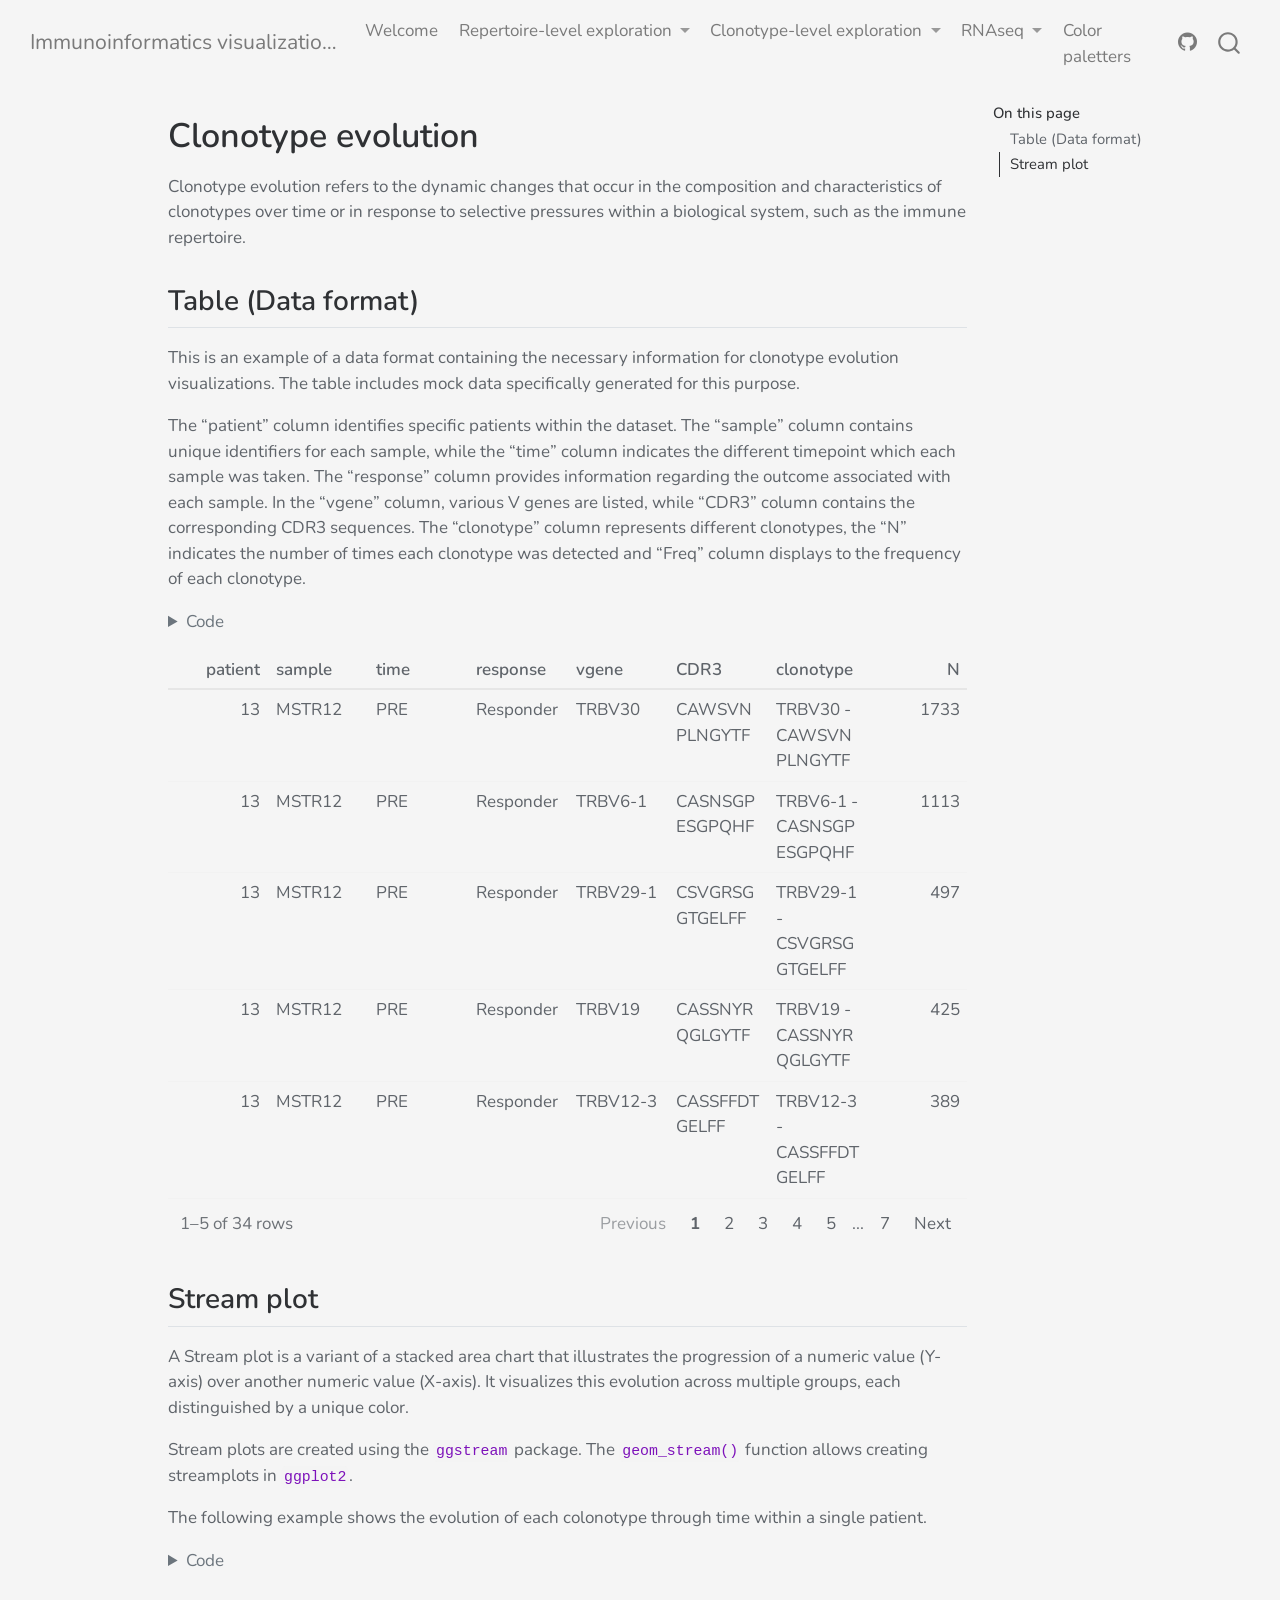
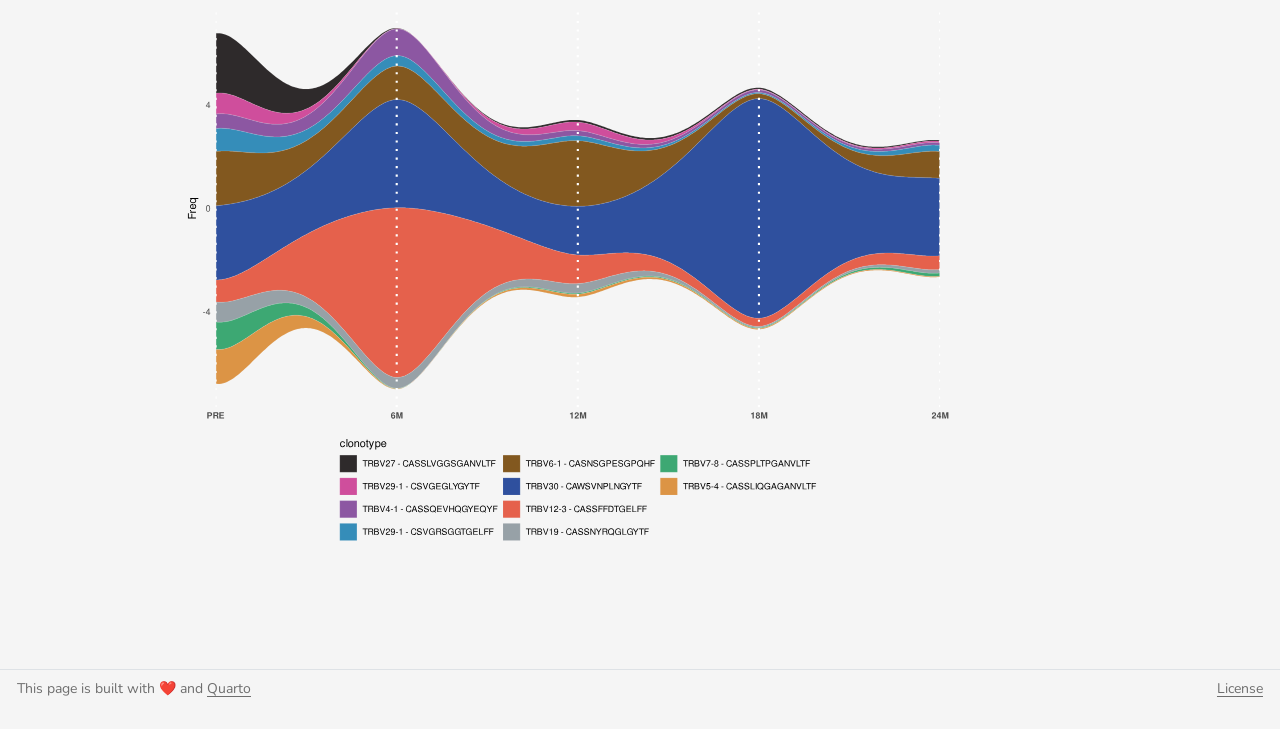
<file: qmd/clonotype_evolution.html>
<!DOCTYPE html>
<html xmlns="http://www.w3.org/1999/xhtml" lang="en" xml:lang="en"><head>

<meta charset="utf-8">
<meta name="generator" content="quarto-1.8.27">

<meta name="viewport" content="width=device-width, initial-scale=1.0, user-scalable=yes">


<title>Clonotype evolution – Immunoinformatics visualizations</title>
<style>
code{white-space: pre-wrap;}
span.smallcaps{font-variant: small-caps;}
div.columns{display: flex; gap: min(4vw, 1.5em);}
div.column{flex: auto; overflow-x: auto;}
div.hanging-indent{margin-left: 1.5em; text-indent: -1.5em;}
ul.task-list{list-style: none;}
ul.task-list li input[type="checkbox"] {
  width: 0.8em;
  margin: 0 0.8em 0.2em -1em; /* quarto-specific, see https://github.com/quarto-dev/quarto-cli/issues/4556 */ 
  vertical-align: middle;
}
/* CSS for syntax highlighting */
html { -webkit-text-size-adjust: 100%; }
pre > code.sourceCode { white-space: pre; position: relative; }
pre > code.sourceCode > span { display: inline-block; line-height: 1.25; }
pre > code.sourceCode > span:empty { height: 1.2em; }
.sourceCode { overflow: visible; }
code.sourceCode > span { color: inherit; text-decoration: inherit; }
div.sourceCode { margin: 1em 0; }
pre.sourceCode { margin: 0; }
@media screen {
div.sourceCode { overflow: auto; }
}
@media print {
pre > code.sourceCode { white-space: pre-wrap; }
pre > code.sourceCode > span { text-indent: -5em; padding-left: 5em; }
}
pre.numberSource code
  { counter-reset: source-line 0; }
pre.numberSource code > span
  { position: relative; left: -4em; counter-increment: source-line; }
pre.numberSource code > span > a:first-child::before
  { content: counter(source-line);
    position: relative; left: -1em; text-align: right; vertical-align: baseline;
    border: none; display: inline-block;
    -webkit-touch-callout: none; -webkit-user-select: none;
    -khtml-user-select: none; -moz-user-select: none;
    -ms-user-select: none; user-select: none;
    padding: 0 4px; width: 4em;
  }
pre.numberSource { margin-left: 3em;  padding-left: 4px; }
div.sourceCode
  {   }
@media screen {
pre > code.sourceCode > span > a:first-child::before { text-decoration: underline; }
}
</style>


<script src="../site_libs/quarto-nav/quarto-nav.js"></script>
<script src="../site_libs/quarto-nav/headroom.min.js"></script>
<script src="../site_libs/clipboard/clipboard.min.js"></script>
<script src="../site_libs/quarto-search/autocomplete.umd.js"></script>
<script src="../site_libs/quarto-search/fuse.min.js"></script>
<script src="../site_libs/quarto-search/quarto-search.js"></script>
<meta name="quarto:offset" content="../">
<script src="../site_libs/quarto-html/quarto.js" type="module"></script>
<script src="../site_libs/quarto-html/tabsets/tabsets.js" type="module"></script>
<script src="../site_libs/quarto-html/axe/axe-check.js" type="module"></script>
<script src="../site_libs/quarto-html/popper.min.js"></script>
<script src="../site_libs/quarto-html/tippy.umd.min.js"></script>
<script src="../site_libs/quarto-html/anchor.min.js"></script>
<link href="../site_libs/quarto-html/tippy.css" rel="stylesheet">
<link href="../site_libs/quarto-html/quarto-syntax-highlighting-ed96de9b727972fe78a7b5d16c58bf87.css" rel="stylesheet" id="quarto-text-highlighting-styles">
<script src="../site_libs/bootstrap/bootstrap.min.js"></script>
<link href="../site_libs/bootstrap/bootstrap-icons.css" rel="stylesheet">
<link href="../site_libs/bootstrap/bootstrap-b21da08ba9b98a1111c433477eb75fb6.min.css" rel="stylesheet" append-hash="true" id="quarto-bootstrap" data-mode="light">
<script id="quarto-search-options" type="application/json">{
  "location": "navbar",
  "copy-button": false,
  "collapse-after": 3,
  "panel-placement": "end",
  "type": "overlay",
  "limit": 50,
  "keyboard-shortcut": [
    "f",
    "/",
    "s"
  ],
  "show-item-context": false,
  "language": {
    "search-no-results-text": "No results",
    "search-matching-documents-text": "matching documents",
    "search-copy-link-title": "Copy link to search",
    "search-hide-matches-text": "Hide additional matches",
    "search-more-match-text": "more match in this document",
    "search-more-matches-text": "more matches in this document",
    "search-clear-button-title": "Clear",
    "search-text-placeholder": "",
    "search-detached-cancel-button-title": "Cancel",
    "search-submit-button-title": "Submit",
    "search-label": "Search"
  }
}</script>
<script src="../site_libs/core-js-2.5.3/shim.min.js"></script>
<script src="../site_libs/react-18.2.0/react.min.js"></script>
<script src="../site_libs/react-18.2.0/react-dom.min.js"></script>
<script src="../site_libs/reactwidget-2.0.0/react-tools.js"></script>
<link href="../site_libs/htmltools-fill-0.5.9/fill.css" rel="stylesheet">
<script src="../site_libs/htmlwidgets-1.6.4/htmlwidgets.js"></script>
<link href="../site_libs/reactable-0.4.5/reactable.css" rel="stylesheet">
<script src="../site_libs/reactable-binding-0.4.5/reactable.js"></script>


</head>

<body class="nav-fixed quarto-light">

<div id="quarto-search-results"></div>
  <header id="quarto-header" class="headroom fixed-top">
    <nav class="navbar navbar-expand-lg " data-bs-theme="dark">
      <div class="navbar-container container-fluid">
      <div class="navbar-brand-container mx-auto">
    <a class="navbar-brand" href="../index.html">
    <span class="navbar-title">Immunoinformatics visualizations</span>
    </a>
  </div>
            <div id="quarto-search" class="" title="Search"></div>
          <button class="navbar-toggler" type="button" data-bs-toggle="collapse" data-bs-target="#navbarCollapse" aria-controls="navbarCollapse" role="menu" aria-expanded="false" aria-label="Toggle navigation" onclick="if (window.quartoToggleHeadroom) { window.quartoToggleHeadroom(); }">
  <span class="navbar-toggler-icon"></span>
</button>
          <div class="collapse navbar-collapse" id="navbarCollapse">
            <ul class="navbar-nav navbar-nav-scroll me-auto">
  <li class="nav-item">
    <a class="nav-link" href="../index.html"> 
<span class="menu-text">Welcome</span></a>
  </li>  
  <li class="nav-item dropdown ">
    <a class="nav-link dropdown-toggle" href="#" id="nav-menu-repertoire-level-exploration" role="link" data-bs-toggle="dropdown" aria-expanded="false">
 <span class="menu-text">Repertoire-level exploration</span>
    </a>
    <ul class="dropdown-menu" aria-labelledby="nav-menu-repertoire-level-exploration">    
        <li>
    <a class="dropdown-item" href="../qmd/clonality.html">
 <span class="dropdown-text">Clonality</span></a>
  </li>  
        <li>
    <a class="dropdown-item" href="../qmd/diversity.html">
 <span class="dropdown-text">Diversity estimation</span></a>
  </li>  
        <li>
    <a class="dropdown-item" href="../qmd/gene_repertoire.html">
 <span class="dropdown-text">Gene repertoire</span></a>
  </li>  
        <li>
    <a class="dropdown-item" href="../qmd/V(D)J_recombination.html">
 <span class="dropdown-text">V(D)J recombination</span></a>
  </li>  
    </ul>
  </li>
  <li class="nav-item dropdown ">
    <a class="nav-link dropdown-toggle" href="#" id="nav-menu-clonotype-level-exploration" role="link" data-bs-toggle="dropdown" aria-expanded="false">
 <span class="menu-text">Clonotype-level exploration</span>
    </a>
    <ul class="dropdown-menu" aria-labelledby="nav-menu-clonotype-level-exploration">    
        <li>
    <a class="dropdown-item" href="../qmd/clonotype_evolution.html">
 <span class="dropdown-text">Clonotype evolution</span></a>
  </li>  
        <li>
    <a class="dropdown-item" href="../qmd/motif_visualization.html">
 <span class="dropdown-text">Motif visualization</span></a>
  </li>  
    </ul>
  </li>
  <li class="nav-item dropdown ">
    <a class="nav-link dropdown-toggle" href="#" id="nav-menu-rnaseq" role="link" data-bs-toggle="dropdown" aria-expanded="false">
 <span class="menu-text">RNAseq</span>
    </a>
    <ul class="dropdown-menu" aria-labelledby="nav-menu-rnaseq">    
        <li>
    <a class="dropdown-item" href="../qmd/bubble_plot.html">
 <span class="dropdown-text">Bubble plot</span></a>
  </li>  
        <li>
    <a class="dropdown-item" href="../qmd/heatmap.html">
 <span class="dropdown-text">Heatmap</span></a>
  </li>  
        <li>
    <a class="dropdown-item" href="../qmd/pathway_diagram.html">
 <span class="dropdown-text">Pathway diagram</span></a>
  </li>  
        <li>
    <a class="dropdown-item" href="../qmd/PCA.html">
 <span class="dropdown-text">PCA</span></a>
  </li>  
        <li>
    <a class="dropdown-item" href="../qmd/volcano_plot.html">
 <span class="dropdown-text">Volcano plots</span></a>
  </li>  
    </ul>
  </li>
  <li class="nav-item">
    <a class="nav-link" href="../qmd/color_palette.html"> 
<span class="menu-text">Color paletters</span></a>
  </li>  
</ul>
            <ul class="navbar-nav navbar-nav-scroll ms-auto">
  <li class="nav-item compact">
    <a class="nav-link" href="https://github.com/NatAnastas/immunovisual"> <i class="bi bi-github" role="img">
</i> 
<span class="menu-text"></span></a>
  </li>  
</ul>
          </div> <!-- /navcollapse -->
            <div class="quarto-navbar-tools">
</div>
      </div> <!-- /container-fluid -->
    </nav>
</header>
<!-- content -->
<div id="quarto-content" class="quarto-container page-columns page-rows-contents page-layout-article page-navbar">
<!-- sidebar -->
<!-- margin-sidebar -->
    <div id="quarto-margin-sidebar" class="sidebar margin-sidebar">
        <nav id="TOC" role="doc-toc" class="toc-active">
    <h2 id="toc-title">On this page</h2>
   
  <ul>
  <li><a href="#table-data-format" id="toc-table-data-format" class="nav-link active" data-scroll-target="#table-data-format">Table (Data format)</a></li>
  <li><a href="#stream-plot" id="toc-stream-plot" class="nav-link" data-scroll-target="#stream-plot">Stream plot</a></li>
  </ul>
</nav>
    </div>
<!-- main -->
<main class="content" id="quarto-document-content">

<header id="title-block-header" class="quarto-title-block default">
<div class="quarto-title">
<h1 class="title">Clonotype evolution</h1>
</div>



<div class="quarto-title-meta">

    
  
    
  </div>
  


</header>


<p>Clonotype evolution refers to the dynamic changes that occur in the composition and characteristics of clonotypes over time or in response to selective pressures within a biological system, such as the immune repertoire.</p>
<section id="table-data-format" class="level2">
<h2 class="anchored" data-anchor-id="table-data-format">Table (Data format)</h2>
<p>This is an example of a data format containing the necessary information for clonotype evolution visualizations. The table includes mock data specifically generated for this purpose.</p>
<p>The “patient” column identifies specific patients within the dataset. The “sample” column contains unique identifiers for each sample, while the “time” column indicates the different timepoint which each sample was taken. The “response” column provides information regarding the outcome associated with each sample. In the “vgene” column, various V genes are listed, while “CDR3” column contains the corresponding CDR3 sequences. The “clonotype” column represents different clonotypes, the “N” indicates the number of times each clonotype was detected and “Freq” column displays to the frequency of each clonotype.</p>
<div class="cell">
<details class="code-fold">
<summary>Code</summary>
<div class="code-copy-outer-scaffold"><div class="sourceCode cell-code" id="cb1"><pre class="sourceCode r code-with-copy"><code class="sourceCode r"><span id="cb1-1"><a href="#cb1-1" aria-hidden="true" tabindex="-1"></a><span class="fu">library</span>(stringr)</span>
<span id="cb1-2"><a href="#cb1-2" aria-hidden="true" tabindex="-1"></a><span class="fu">library</span>(data.table)</span>
<span id="cb1-3"><a href="#cb1-3" aria-hidden="true" tabindex="-1"></a><span class="fu">library</span>(reactable)</span>
<span id="cb1-4"><a href="#cb1-4" aria-hidden="true" tabindex="-1"></a></span>
<span id="cb1-5"><a href="#cb1-5" aria-hidden="true" tabindex="-1"></a></span>
<span id="cb1-6"><a href="#cb1-6" aria-hidden="true" tabindex="-1"></a>d0 <span class="ot">=</span> <span class="fu">fread</span>(<span class="st">"../inst/data/clonotype-evolution-1.tsv"</span>)</span>
<span id="cb1-7"><a href="#cb1-7" aria-hidden="true" tabindex="-1"></a></span>
<span id="cb1-8"><a href="#cb1-8" aria-hidden="true" tabindex="-1"></a>d0<span class="sc">$</span>time <span class="ot">=</span> d0<span class="sc">$</span>time <span class="sc">|&gt;</span> <span class="fu">factor</span>(<span class="at">levels =</span> <span class="fu">c</span>(<span class="st">"PRE"</span>, <span class="st">"6M"</span>, <span class="st">"12M"</span>, <span class="st">"18M"</span>, <span class="st">"24M"</span>))</span>
<span id="cb1-9"><a href="#cb1-9" aria-hidden="true" tabindex="-1"></a></span>
<span id="cb1-10"><a href="#cb1-10" aria-hidden="true" tabindex="-1"></a>d1 <span class="ot">=</span> d0[<span class="fu">which</span>(patient <span class="sc">==</span> <span class="dv">13</span>)]</span>
<span id="cb1-11"><a href="#cb1-11" aria-hidden="true" tabindex="-1"></a></span>
<span id="cb1-12"><a href="#cb1-12" aria-hidden="true" tabindex="-1"></a>cl <span class="ot">=</span> d1[<span class="fu">which</span>(time <span class="sc">==</span> <span class="st">"PRE"</span>), <span class="fu">head</span>(.SD, <span class="dv">10</span>)]<span class="sc">$</span>clonotype</span>
<span id="cb1-13"><a href="#cb1-13" aria-hidden="true" tabindex="-1"></a></span>
<span id="cb1-14"><a href="#cb1-14" aria-hidden="true" tabindex="-1"></a>d1 <span class="ot">=</span> d1[<span class="fu">which</span>(clonotype <span class="sc">%in%</span> cl)] </span>
<span id="cb1-15"><a href="#cb1-15" aria-hidden="true" tabindex="-1"></a></span>
<span id="cb1-16"><a href="#cb1-16" aria-hidden="true" tabindex="-1"></a></span>
<span id="cb1-17"><a href="#cb1-17" aria-hidden="true" tabindex="-1"></a><span class="fu">reactable</span>(</span>
<span id="cb1-18"><a href="#cb1-18" aria-hidden="true" tabindex="-1"></a></span>
<span id="cb1-19"><a href="#cb1-19" aria-hidden="true" tabindex="-1"></a>  d1,</span>
<span id="cb1-20"><a href="#cb1-20" aria-hidden="true" tabindex="-1"></a>  <span class="at">defaultPageSize =</span> <span class="dv">5</span>,</span>
<span id="cb1-21"><a href="#cb1-21" aria-hidden="true" tabindex="-1"></a>  <span class="at">theme =</span> <span class="fu">reactableTheme</span>(</span>
<span id="cb1-22"><a href="#cb1-22" aria-hidden="true" tabindex="-1"></a>    <span class="at">backgroundColor  =</span> <span class="st">"transparent"</span></span>
<span id="cb1-23"><a href="#cb1-23" aria-hidden="true" tabindex="-1"></a>  )</span>
<span id="cb1-24"><a href="#cb1-24" aria-hidden="true" tabindex="-1"></a>)</span></code></pre></div><button title="Copy to Clipboard" class="code-copy-button"><i class="bi"></i></button></div>
</details>
<div class="cell-output-display">
<div class="reactable html-widget html-fill-item" id="htmlwidget-e2813cde35a8ba16f6d5" style="width:auto;height:auto;"></div>
<script type="application/json" data-for="htmlwidget-e2813cde35a8ba16f6d5">{"x":{"tag":{"name":"Reactable","attribs":{"data":{"patient":[13,13,13,13,13,13,13,13,13,13,13,13,13,13,13,13,13,13,13,13,13,13,13,13,13,13,13,13,13,13,13,13,13,13],"sample":["MSTR12","MSTR12","MSTR12","MSTR12","MSTR12","MSTR12","MSTR12","MSTR12","MSTR12","MSTR12","MSTR26","MSTR26","MSTR26","MSTR26","MSTR26","MSTR26","MSTR77","MSTR77","MSTR77","MSTR77","MSTR77","MSTR77","MSTR77","MSTR77","MSTR88","MSTR88","MSTR101","MSTR101","MSTR101","MSTR101","MSTR101","MSTR101","MSTR101","MSTR101"],"time":["PRE","PRE","PRE","PRE","PRE","PRE","PRE","PRE","PRE","PRE","6M","6M","6M","6M","6M","6M","12M","12M","12M","12M","12M","12M","12M","12M","18M","18M","24M","24M","24M","24M","24M","24M","24M","24M"],"response":["Responder","Responder","Responder","Responder","Responder","Responder","Responder","Responder","Responder","Responder","Responder","Responder","Responder","Responder","Responder","Responder","Responder","Responder","Responder","Responder","Responder","Responder","Responder","Responder","Responder","Responder","Responder","Responder","Responder","Responder","Responder","Responder","Responder","Responder"],"vgene":["TRBV30","TRBV6-1","TRBV29-1","TRBV19","TRBV12-3","TRBV5-4","TRBV4-1","TRBV29-1","TRBV27","TRBV7-8","TRBV12-3","TRBV30","TRBV4-1","TRBV6-1","TRBV19","TRBV29-1","TRBV6-1","TRBV30","TRBV12-3","TRBV19","TRBV29-1","TRBV4-1","TRBV29-1","TRBV5-4","TRBV30","TRBV4-1","TRBV30","TRBV6-1","TRBV12-3","TRBV29-1","TRBV19","TRBV4-1","TRBV7-8","TRBV29-1"],"CDR3":["CAWSVNPLNGYTF","CASNSGPESGPQHF","CSVGRSGGTGELFF","CASSNYRQGLGYTF","CASSFFDTGELFF","CASSLIQGAGANVLTF","CASSQEVHQGYEQYF","CSVGEGLYGYTF","CASSLVGGSGANVLTF","CASSPLTPGANVLTF","CASSFFDTGELFF","CAWSVNPLNGYTF","CASSQEVHQGYEQYF","CASNSGPESGPQHF","CASSNYRQGLGYTF","CSVGRSGGTGELFF","CASNSGPESGPQHF","CAWSVNPLNGYTF","CASSFFDTGELFF","CASSNYRQGLGYTF","CSVGEGLYGYTF","CASSQEVHQGYEQYF","CSVGRSGGTGELFF","CASSLIQGAGANVLTF","CAWSVNPLNGYTF","CASSQEVHQGYEQYF","CAWSVNPLNGYTF","CASNSGPESGPQHF","CASSFFDTGELFF","CSVGRSGGTGELFF","CASSNYRQGLGYTF","CASSQEVHQGYEQYF","CASSPLTPGANVLTF","CSVGEGLYGYTF"],"clonotype":["TRBV30 - CAWSVNPLNGYTF","TRBV6-1 - CASNSGPESGPQHF","TRBV29-1 - CSVGRSGGTGELFF","TRBV19 - CASSNYRQGLGYTF","TRBV12-3 - CASSFFDTGELFF","TRBV5-4 - CASSLIQGAGANVLTF","TRBV4-1 - CASSQEVHQGYEQYF","TRBV29-1 - CSVGEGLYGYTF","TRBV27 - CASSLVGGSGANVLTF","TRBV7-8 - CASSPLTPGANVLTF","TRBV12-3 - CASSFFDTGELFF","TRBV30 - CAWSVNPLNGYTF","TRBV4-1 - CASSQEVHQGYEQYF","TRBV6-1 - CASNSGPESGPQHF","TRBV19 - CASSNYRQGLGYTF","TRBV29-1 - CSVGRSGGTGELFF","TRBV6-1 - CASNSGPESGPQHF","TRBV30 - CAWSVNPLNGYTF","TRBV12-3 - CASSFFDTGELFF","TRBV19 - CASSNYRQGLGYTF","TRBV29-1 - CSVGEGLYGYTF","TRBV4-1 - CASSQEVHQGYEQYF","TRBV29-1 - CSVGRSGGTGELFF","TRBV5-4 - CASSLIQGAGANVLTF","TRBV30 - CAWSVNPLNGYTF","TRBV4-1 - CASSQEVHQGYEQYF","TRBV30 - CAWSVNPLNGYTF","TRBV6-1 - CASNSGPESGPQHF","TRBV12-3 - CASSFFDTGELFF","TRBV29-1 - CSVGRSGGTGELFF","TRBV19 - CASSNYRQGLGYTF","TRBV4-1 - CASSQEVHQGYEQYF","TRBV7-8 - CASSPLTPGANVLTF","TRBV29-1 - CSVGEGLYGYTF"],"N":[1733,1113,497,425,389,384,376,343,335,305,4351,3022,836,769,259,254,637,456,255,85,62,49,37,9,5017,23,2493,666,219,160,75,50,41,21],"Freq":[1.24128841870026,0.797203698795958,0.355984041600711,0.30441291283763,0.278627348456089,0.275046020069764,0.269315894651644,0.245679127301899,0.239949001883779,0.218461031565828,2.68683076239054,1.86614630290605,0.516246958712594,0.474873099581321,0.159937753955217,0.156850152527511,0.976110574786619,0.698754194823703,0.390750701052728,0.130250233684243,0.0950060528049771,0.07508542882974,0.0566971605449057,0.0137912012136257,4.17352965643457,0.0191331835953748,1.32120768876099,0.352958010715932,0.116062769289473,0.0847947172891129,0.0397475237292717,0.0264983491528478,0.0217286463053352,0.0111293066441961]},"columns":[{"id":"patient","name":"patient","type":"numeric"},{"id":"sample","name":"sample","type":"character"},{"id":"time","name":"time","type":"factor"},{"id":"response","name":"response","type":"character"},{"id":"vgene","name":"vgene","type":"character"},{"id":"CDR3","name":"CDR3","type":"character"},{"id":"clonotype","name":"clonotype","type":"character"},{"id":"N","name":"N","type":"numeric"},{"id":"Freq","name":"Freq","type":"numeric"}],"defaultPageSize":5,"theme":{"backgroundColor":"transparent"},"dataKey":"0d89cff69b0d79f2638526a05df456a1"},"children":[]},"class":"reactR_markup"},"evals":[],"jsHooks":[]}</script>
</div>
</div>
</section>
<section id="stream-plot" class="level2">
<h2 class="anchored" data-anchor-id="stream-plot">Stream plot</h2>
<p>A Stream plot is a variant of a stacked area chart that illustrates the progression of a numeric value (Y-axis) over another numeric value (X-axis). It visualizes this evolution across multiple groups, each distinguished by a unique color.</p>
<p>Stream plots are created using the <code>ggstream</code> package. The <code>geom_stream()</code> function allows creating streamplots in <code>ggplot2</code>.</p>
<p>The following example shows the evolution of each colonotype through time within a single patient.</p>
<div class="cell">
<details class="code-fold">
<summary>Code</summary>
<div class="code-copy-outer-scaffold"><div class="sourceCode cell-code" id="cb2"><pre class="sourceCode r code-with-copy"><code class="sourceCode r"><span id="cb2-1"><a href="#cb2-1" aria-hidden="true" tabindex="-1"></a><span class="co"># libraries -------</span></span>
<span id="cb2-2"><a href="#cb2-2" aria-hidden="true" tabindex="-1"></a></span>
<span id="cb2-3"><a href="#cb2-3" aria-hidden="true" tabindex="-1"></a><span class="fu">library</span>(ggplot2)</span>
<span id="cb2-4"><a href="#cb2-4" aria-hidden="true" tabindex="-1"></a><span class="fu">library</span>(ggstream)</span>
<span id="cb2-5"><a href="#cb2-5" aria-hidden="true" tabindex="-1"></a><span class="fu">library</span>(paletteer)</span>
<span id="cb2-6"><a href="#cb2-6" aria-hidden="true" tabindex="-1"></a></span>
<span id="cb2-7"><a href="#cb2-7" aria-hidden="true" tabindex="-1"></a></span>
<span id="cb2-8"><a href="#cb2-8" aria-hidden="true" tabindex="-1"></a><span class="co"># plot 1 ---------------------</span></span>
<span id="cb2-9"><a href="#cb2-9" aria-hidden="true" tabindex="-1"></a></span>
<span id="cb2-10"><a href="#cb2-10" aria-hidden="true" tabindex="-1"></a>d1 <span class="sc">|&gt;</span> </span>
<span id="cb2-11"><a href="#cb2-11" aria-hidden="true" tabindex="-1"></a>    <span class="fu">ggplot</span>(<span class="fu">aes</span>(time, Freq, <span class="at">fill =</span> clonotype)) <span class="sc">+</span></span>
<span id="cb2-12"><a href="#cb2-12" aria-hidden="true" tabindex="-1"></a>    </span>
<span id="cb2-13"><a href="#cb2-13" aria-hidden="true" tabindex="-1"></a>    <span class="fu">geom_stream</span>(</span>
<span id="cb2-14"><a href="#cb2-14" aria-hidden="true" tabindex="-1"></a>        <span class="at">type =</span> <span class="st">"mirror"</span>,</span>
<span id="cb2-15"><a href="#cb2-15" aria-hidden="true" tabindex="-1"></a>        <span class="at">color =</span> <span class="st">"grey96"</span>,</span>
<span id="cb2-16"><a href="#cb2-16" aria-hidden="true" tabindex="-1"></a>        <span class="at">linewidth =</span> .<span class="dv">05</span>,</span>
<span id="cb2-17"><a href="#cb2-17" aria-hidden="true" tabindex="-1"></a>        <span class="at">bw =</span> .<span class="dv">75</span>,</span>
<span id="cb2-18"><a href="#cb2-18" aria-hidden="true" tabindex="-1"></a>        <span class="at">extra_span =</span> .<span class="dv">75</span>,</span>
<span id="cb2-19"><a href="#cb2-19" aria-hidden="true" tabindex="-1"></a>        <span class="at">true_range =</span> <span class="st">"both"</span>,</span>
<span id="cb2-20"><a href="#cb2-20" aria-hidden="true" tabindex="-1"></a>        <span class="at">sorting =</span> <span class="st">"inside_out"</span></span>
<span id="cb2-21"><a href="#cb2-21" aria-hidden="true" tabindex="-1"></a>    ) <span class="sc">+</span></span>
<span id="cb2-22"><a href="#cb2-22" aria-hidden="true" tabindex="-1"></a>    </span>
<span id="cb2-23"><a href="#cb2-23" aria-hidden="true" tabindex="-1"></a>    <span class="fu">geom_vline</span>(</span>
<span id="cb2-24"><a href="#cb2-24" aria-hidden="true" tabindex="-1"></a>        <span class="at">data =</span> <span class="fu">data.table</span>(<span class="at">x =</span> <span class="fu">c</span>(<span class="dv">1</span>, <span class="dv">2</span>, <span class="dv">3</span>, <span class="dv">4</span>, <span class="dv">5</span>)),</span>
<span id="cb2-25"><a href="#cb2-25" aria-hidden="true" tabindex="-1"></a>        <span class="fu">aes</span>(<span class="at">xintercept =</span> x),</span>
<span id="cb2-26"><a href="#cb2-26" aria-hidden="true" tabindex="-1"></a>        <span class="at">color =</span> <span class="st">"white"</span>, </span>
<span id="cb2-27"><a href="#cb2-27" aria-hidden="true" tabindex="-1"></a>        <span class="at">linewidth =</span> <span class="dv">1</span>,</span>
<span id="cb2-28"><a href="#cb2-28" aria-hidden="true" tabindex="-1"></a>        <span class="at">linetype =</span> <span class="st">"dotted"</span></span>
<span id="cb2-29"><a href="#cb2-29" aria-hidden="true" tabindex="-1"></a>    ) <span class="sc">+</span></span>
<span id="cb2-30"><a href="#cb2-30" aria-hidden="true" tabindex="-1"></a>    </span>
<span id="cb2-31"><a href="#cb2-31" aria-hidden="true" tabindex="-1"></a>    <span class="fu">scale_x_discrete</span>(<span class="at">expand =</span> <span class="fu">c</span>(<span class="dv">0</span>, <span class="dv">0</span>)) <span class="sc">+</span></span>
<span id="cb2-32"><a href="#cb2-32" aria-hidden="true" tabindex="-1"></a>    <span class="fu">scale_fill_manual</span>(</span>
<span id="cb2-33"><a href="#cb2-33" aria-hidden="true" tabindex="-1"></a>        <span class="at">values =</span> <span class="fu">paletteer_d</span>(<span class="st">"ggsci::hallmarks_light_cosmic"</span>),</span>
<span id="cb2-34"><a href="#cb2-34" aria-hidden="true" tabindex="-1"></a>        <span class="at">guide =</span> <span class="fu">guide_legend</span>(<span class="at">nrow =</span> <span class="dv">4</span>)</span>
<span id="cb2-35"><a href="#cb2-35" aria-hidden="true" tabindex="-1"></a>    ) <span class="sc">+</span></span>
<span id="cb2-36"><a href="#cb2-36" aria-hidden="true" tabindex="-1"></a>    </span>
<span id="cb2-37"><a href="#cb2-37" aria-hidden="true" tabindex="-1"></a>    <span class="fu">theme_minimal</span>() <span class="sc">+</span></span>
<span id="cb2-38"><a href="#cb2-38" aria-hidden="true" tabindex="-1"></a>    </span>
<span id="cb2-39"><a href="#cb2-39" aria-hidden="true" tabindex="-1"></a>    <span class="fu">theme</span>(</span>
<span id="cb2-40"><a href="#cb2-40" aria-hidden="true" tabindex="-1"></a>        <span class="at">legend.position =</span> <span class="st">"bottom"</span>,</span>
<span id="cb2-41"><a href="#cb2-41" aria-hidden="true" tabindex="-1"></a>        <span class="at">legend.title.position =</span> <span class="st">"top"</span>,</span>
<span id="cb2-42"><a href="#cb2-42" aria-hidden="true" tabindex="-1"></a>        </span>
<span id="cb2-43"><a href="#cb2-43" aria-hidden="true" tabindex="-1"></a>        <span class="at">axis.title.x =</span> <span class="fu">element_blank</span>(),</span>
<span id="cb2-44"><a href="#cb2-44" aria-hidden="true" tabindex="-1"></a>        <span class="at">axis.text.x =</span> <span class="fu">element_text</span>(<span class="at">face =</span> <span class="st">"bold"</span>),</span>
<span id="cb2-45"><a href="#cb2-45" aria-hidden="true" tabindex="-1"></a>        </span>
<span id="cb2-46"><a href="#cb2-46" aria-hidden="true" tabindex="-1"></a>        <span class="at">panel.grid =</span> <span class="fu">element_blank</span>(),</span>
<span id="cb2-47"><a href="#cb2-47" aria-hidden="true" tabindex="-1"></a>        </span>
<span id="cb2-48"><a href="#cb2-48" aria-hidden="true" tabindex="-1"></a>        <span class="at">plot.margin =</span> <span class="fu">margin</span>(<span class="dv">20</span>, <span class="dv">20</span>, <span class="dv">20</span>, <span class="dv">20</span>),</span>
<span id="cb2-49"><a href="#cb2-49" aria-hidden="true" tabindex="-1"></a>        </span>
<span id="cb2-50"><a href="#cb2-50" aria-hidden="true" tabindex="-1"></a>        <span class="at">plot.background =</span> <span class="fu">element_rect</span>(<span class="at">fill =</span> <span class="st">"transparent"</span>, <span class="at">color =</span> <span class="cn">NA</span>)</span>
<span id="cb2-51"><a href="#cb2-51" aria-hidden="true" tabindex="-1"></a>    )</span></code></pre></div><button title="Copy to Clipboard" class="code-copy-button"><i class="bi"></i></button></div>
</details>
<div class="cell-output-display">
<div>
<figure class="figure">
<p><img src="clonotype_evolution_files/figure-html/unnamed-chunk-2-1.svg" class="img-fluid figure-img"></p>
</figure>
</div>
</div>
</div>


</section>

</main> <!-- /main -->
<script id="quarto-html-after-body" type="application/javascript">
  window.document.addEventListener("DOMContentLoaded", function (event) {
    const icon = "";
    const anchorJS = new window.AnchorJS();
    anchorJS.options = {
      placement: 'right',
      icon: icon
    };
    anchorJS.add('.anchored');
    const isCodeAnnotation = (el) => {
      for (const clz of el.classList) {
        if (clz.startsWith('code-annotation-')) {                     
          return true;
        }
      }
      return false;
    }
    const onCopySuccess = function(e) {
      // button target
      const button = e.trigger;
      // don't keep focus
      button.blur();
      // flash "checked"
      button.classList.add('code-copy-button-checked');
      var currentTitle = button.getAttribute("title");
      button.setAttribute("title", "Copied!");
      let tooltip;
      if (window.bootstrap) {
        button.setAttribute("data-bs-toggle", "tooltip");
        button.setAttribute("data-bs-placement", "left");
        button.setAttribute("data-bs-title", "Copied!");
        tooltip = new bootstrap.Tooltip(button, 
          { trigger: "manual", 
            customClass: "code-copy-button-tooltip",
            offset: [0, -8]});
        tooltip.show();    
      }
      setTimeout(function() {
        if (tooltip) {
          tooltip.hide();
          button.removeAttribute("data-bs-title");
          button.removeAttribute("data-bs-toggle");
          button.removeAttribute("data-bs-placement");
        }
        button.setAttribute("title", currentTitle);
        button.classList.remove('code-copy-button-checked');
      }, 1000);
      // clear code selection
      e.clearSelection();
    }
    const getTextToCopy = function(trigger) {
      const outerScaffold = trigger.parentElement.cloneNode(true);
      const codeEl = outerScaffold.querySelector('code');
      for (const childEl of codeEl.children) {
        if (isCodeAnnotation(childEl)) {
          childEl.remove();
        }
      }
      return codeEl.innerText;
    }
    const clipboard = new window.ClipboardJS('.code-copy-button:not([data-in-quarto-modal])', {
      text: getTextToCopy
    });
    clipboard.on('success', onCopySuccess);
    if (window.document.getElementById('quarto-embedded-source-code-modal')) {
      const clipboardModal = new window.ClipboardJS('.code-copy-button[data-in-quarto-modal]', {
        text: getTextToCopy,
        container: window.document.getElementById('quarto-embedded-source-code-modal')
      });
      clipboardModal.on('success', onCopySuccess);
    }
      var localhostRegex = new RegExp(/^(?:http|https):\/\/localhost\:?[0-9]*\//);
      var mailtoRegex = new RegExp(/^mailto:/);
        var filterRegex = new RegExp("https:\/\/BiodataAnalysisGroup\.github\.io\/immunovisual\/");
      var isInternal = (href) => {
          return filterRegex.test(href) || localhostRegex.test(href) || mailtoRegex.test(href);
      }
      // Inspect non-navigation links and adorn them if external
     var links = window.document.querySelectorAll('a[href]:not(.nav-link):not(.navbar-brand):not(.toc-action):not(.sidebar-link):not(.sidebar-item-toggle):not(.pagination-link):not(.no-external):not([aria-hidden]):not(.dropdown-item):not(.quarto-navigation-tool):not(.about-link)');
      for (var i=0; i<links.length; i++) {
        const link = links[i];
        if (!isInternal(link.href)) {
          // undo the damage that might have been done by quarto-nav.js in the case of
          // links that we want to consider external
          if (link.dataset.originalHref !== undefined) {
            link.href = link.dataset.originalHref;
          }
        }
      }
    function tippyHover(el, contentFn, onTriggerFn, onUntriggerFn) {
      const config = {
        allowHTML: true,
        maxWidth: 500,
        delay: 100,
        arrow: false,
        appendTo: function(el) {
            return el.parentElement;
        },
        interactive: true,
        interactiveBorder: 10,
        theme: 'quarto',
        placement: 'bottom-start',
      };
      if (contentFn) {
        config.content = contentFn;
      }
      if (onTriggerFn) {
        config.onTrigger = onTriggerFn;
      }
      if (onUntriggerFn) {
        config.onUntrigger = onUntriggerFn;
      }
      window.tippy(el, config); 
    }
    const noterefs = window.document.querySelectorAll('a[role="doc-noteref"]');
    for (var i=0; i<noterefs.length; i++) {
      const ref = noterefs[i];
      tippyHover(ref, function() {
        // use id or data attribute instead here
        let href = ref.getAttribute('data-footnote-href') || ref.getAttribute('href');
        try { href = new URL(href).hash; } catch {}
        const id = href.replace(/^#\/?/, "");
        const note = window.document.getElementById(id);
        if (note) {
          return note.innerHTML;
        } else {
          return "";
        }
      });
    }
    const xrefs = window.document.querySelectorAll('a.quarto-xref');
    const processXRef = (id, note) => {
      // Strip column container classes
      const stripColumnClz = (el) => {
        el.classList.remove("page-full", "page-columns");
        if (el.children) {
          for (const child of el.children) {
            stripColumnClz(child);
          }
        }
      }
      stripColumnClz(note)
      if (id === null || id.startsWith('sec-')) {
        // Special case sections, only their first couple elements
        const container = document.createElement("div");
        if (note.children && note.children.length > 2) {
          container.appendChild(note.children[0].cloneNode(true));
          for (let i = 1; i < note.children.length; i++) {
            const child = note.children[i];
            if (child.tagName === "P" && child.innerText === "") {
              continue;
            } else {
              container.appendChild(child.cloneNode(true));
              break;
            }
          }
          if (window.Quarto?.typesetMath) {
            window.Quarto.typesetMath(container);
          }
          return container.innerHTML
        } else {
          if (window.Quarto?.typesetMath) {
            window.Quarto.typesetMath(note);
          }
          return note.innerHTML;
        }
      } else {
        // Remove any anchor links if they are present
        const anchorLink = note.querySelector('a.anchorjs-link');
        if (anchorLink) {
          anchorLink.remove();
        }
        if (window.Quarto?.typesetMath) {
          window.Quarto.typesetMath(note);
        }
        if (note.classList.contains("callout")) {
          return note.outerHTML;
        } else {
          return note.innerHTML;
        }
      }
    }
    for (var i=0; i<xrefs.length; i++) {
      const xref = xrefs[i];
      tippyHover(xref, undefined, function(instance) {
        instance.disable();
        let url = xref.getAttribute('href');
        let hash = undefined; 
        if (url.startsWith('#')) {
          hash = url;
        } else {
          try { hash = new URL(url).hash; } catch {}
        }
        if (hash) {
          const id = hash.replace(/^#\/?/, "");
          const note = window.document.getElementById(id);
          if (note !== null) {
            try {
              const html = processXRef(id, note.cloneNode(true));
              instance.setContent(html);
            } finally {
              instance.enable();
              instance.show();
            }
          } else {
            // See if we can fetch this
            fetch(url.split('#')[0])
            .then(res => res.text())
            .then(html => {
              const parser = new DOMParser();
              const htmlDoc = parser.parseFromString(html, "text/html");
              const note = htmlDoc.getElementById(id);
              if (note !== null) {
                const html = processXRef(id, note);
                instance.setContent(html);
              } 
            }).finally(() => {
              instance.enable();
              instance.show();
            });
          }
        } else {
          // See if we can fetch a full url (with no hash to target)
          // This is a special case and we should probably do some content thinning / targeting
          fetch(url)
          .then(res => res.text())
          .then(html => {
            const parser = new DOMParser();
            const htmlDoc = parser.parseFromString(html, "text/html");
            const note = htmlDoc.querySelector('main.content');
            if (note !== null) {
              // This should only happen for chapter cross references
              // (since there is no id in the URL)
              // remove the first header
              if (note.children.length > 0 && note.children[0].tagName === "HEADER") {
                note.children[0].remove();
              }
              const html = processXRef(null, note);
              instance.setContent(html);
            } 
          }).finally(() => {
            instance.enable();
            instance.show();
          });
        }
      }, function(instance) {
      });
    }
        let selectedAnnoteEl;
        const selectorForAnnotation = ( cell, annotation) => {
          let cellAttr = 'data-code-cell="' + cell + '"';
          let lineAttr = 'data-code-annotation="' +  annotation + '"';
          const selector = 'span[' + cellAttr + '][' + lineAttr + ']';
          return selector;
        }
        const selectCodeLines = (annoteEl) => {
          const doc = window.document;
          const targetCell = annoteEl.getAttribute("data-target-cell");
          const targetAnnotation = annoteEl.getAttribute("data-target-annotation");
          const annoteSpan = window.document.querySelector(selectorForAnnotation(targetCell, targetAnnotation));
          const lines = annoteSpan.getAttribute("data-code-lines").split(",");
          const lineIds = lines.map((line) => {
            return targetCell + "-" + line;
          })
          let top = null;
          let height = null;
          let parent = null;
          if (lineIds.length > 0) {
              //compute the position of the single el (top and bottom and make a div)
              const el = window.document.getElementById(lineIds[0]);
              top = el.offsetTop;
              height = el.offsetHeight;
              parent = el.parentElement.parentElement;
            if (lineIds.length > 1) {
              const lastEl = window.document.getElementById(lineIds[lineIds.length - 1]);
              const bottom = lastEl.offsetTop + lastEl.offsetHeight;
              height = bottom - top;
            }
            if (top !== null && height !== null && parent !== null) {
              // cook up a div (if necessary) and position it 
              let div = window.document.getElementById("code-annotation-line-highlight");
              if (div === null) {
                div = window.document.createElement("div");
                div.setAttribute("id", "code-annotation-line-highlight");
                div.style.position = 'absolute';
                parent.appendChild(div);
              }
              div.style.top = top - 2 + "px";
              div.style.height = height + 4 + "px";
              div.style.left = 0;
              let gutterDiv = window.document.getElementById("code-annotation-line-highlight-gutter");
              if (gutterDiv === null) {
                gutterDiv = window.document.createElement("div");
                gutterDiv.setAttribute("id", "code-annotation-line-highlight-gutter");
                gutterDiv.style.position = 'absolute';
                const codeCell = window.document.getElementById(targetCell);
                const gutter = codeCell.querySelector('.code-annotation-gutter');
                gutter.appendChild(gutterDiv);
              }
              gutterDiv.style.top = top - 2 + "px";
              gutterDiv.style.height = height + 4 + "px";
            }
            selectedAnnoteEl = annoteEl;
          }
        };
        const unselectCodeLines = () => {
          const elementsIds = ["code-annotation-line-highlight", "code-annotation-line-highlight-gutter"];
          elementsIds.forEach((elId) => {
            const div = window.document.getElementById(elId);
            if (div) {
              div.remove();
            }
          });
          selectedAnnoteEl = undefined;
        };
          // Handle positioning of the toggle
      window.addEventListener(
        "resize",
        throttle(() => {
          elRect = undefined;
          if (selectedAnnoteEl) {
            selectCodeLines(selectedAnnoteEl);
          }
        }, 10)
      );
      function throttle(fn, ms) {
      let throttle = false;
      let timer;
        return (...args) => {
          if(!throttle) { // first call gets through
              fn.apply(this, args);
              throttle = true;
          } else { // all the others get throttled
              if(timer) clearTimeout(timer); // cancel #2
              timer = setTimeout(() => {
                fn.apply(this, args);
                timer = throttle = false;
              }, ms);
          }
        };
      }
        // Attach click handler to the DT
        const annoteDls = window.document.querySelectorAll('dt[data-target-cell]');
        for (const annoteDlNode of annoteDls) {
          annoteDlNode.addEventListener('click', (event) => {
            const clickedEl = event.target;
            if (clickedEl !== selectedAnnoteEl) {
              unselectCodeLines();
              const activeEl = window.document.querySelector('dt[data-target-cell].code-annotation-active');
              if (activeEl) {
                activeEl.classList.remove('code-annotation-active');
              }
              selectCodeLines(clickedEl);
              clickedEl.classList.add('code-annotation-active');
            } else {
              // Unselect the line
              unselectCodeLines();
              clickedEl.classList.remove('code-annotation-active');
            }
          });
        }
    const findCites = (el) => {
      const parentEl = el.parentElement;
      if (parentEl) {
        const cites = parentEl.dataset.cites;
        if (cites) {
          return {
            el,
            cites: cites.split(' ')
          };
        } else {
          return findCites(el.parentElement)
        }
      } else {
        return undefined;
      }
    };
    var bibliorefs = window.document.querySelectorAll('a[role="doc-biblioref"]');
    for (var i=0; i<bibliorefs.length; i++) {
      const ref = bibliorefs[i];
      const citeInfo = findCites(ref);
      if (citeInfo) {
        tippyHover(citeInfo.el, function() {
          var popup = window.document.createElement('div');
          citeInfo.cites.forEach(function(cite) {
            var citeDiv = window.document.createElement('div');
            citeDiv.classList.add('hanging-indent');
            citeDiv.classList.add('csl-entry');
            var biblioDiv = window.document.getElementById('ref-' + cite);
            if (biblioDiv) {
              citeDiv.innerHTML = biblioDiv.innerHTML;
            }
            popup.appendChild(citeDiv);
          });
          return popup.innerHTML;
        });
      }
    }
  });
  </script>
</div> <!-- /content -->
<footer class="footer">
  <div class="nav-footer">
    <div class="nav-footer-left">
<p>This page is built with ❤️ and <a href="https://quarto.org/">Quarto</a></p>
</div>   
    <div class="nav-footer-center">
      &nbsp;
    </div>
    <div class="nav-footer-right">
<p><a href="https://github.com/NatAnastas/immunovisual/blob/main/LICENSE">License</a></p>
</div>
  </div>
</footer>




</body></html>
</file>
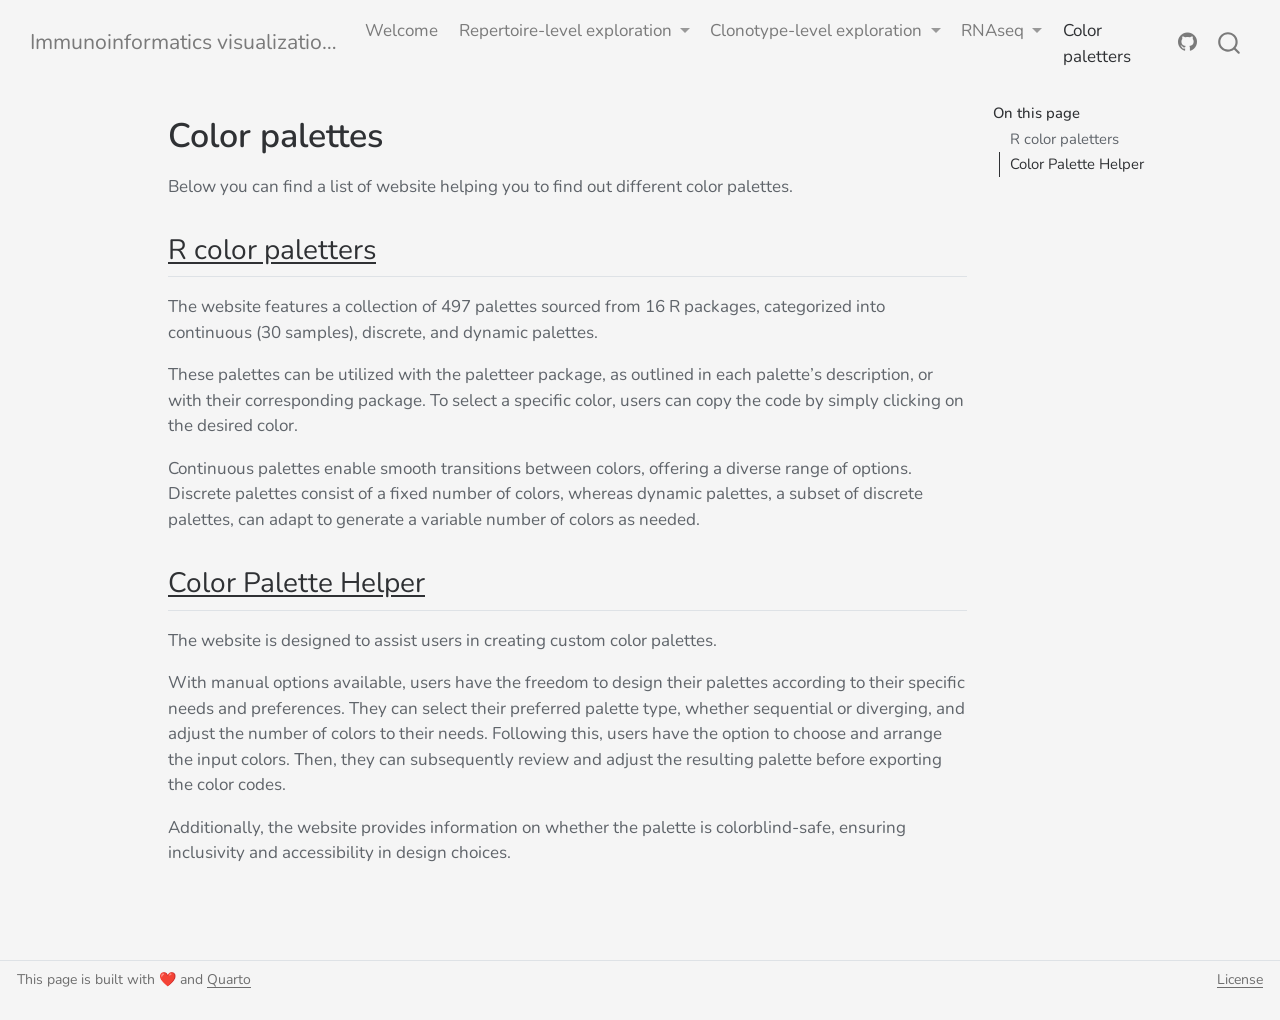
<file: qmd/color_palette.html>
<!DOCTYPE html>
<html xmlns="http://www.w3.org/1999/xhtml" lang="en" xml:lang="en"><head>

<meta charset="utf-8">
<meta name="generator" content="quarto-1.8.27">

<meta name="viewport" content="width=device-width, initial-scale=1.0, user-scalable=yes">


<title>Color palettes – Immunoinformatics visualizations</title>
<style>
code{white-space: pre-wrap;}
span.smallcaps{font-variant: small-caps;}
div.columns{display: flex; gap: min(4vw, 1.5em);}
div.column{flex: auto; overflow-x: auto;}
div.hanging-indent{margin-left: 1.5em; text-indent: -1.5em;}
ul.task-list{list-style: none;}
ul.task-list li input[type="checkbox"] {
  width: 0.8em;
  margin: 0 0.8em 0.2em -1em; /* quarto-specific, see https://github.com/quarto-dev/quarto-cli/issues/4556 */ 
  vertical-align: middle;
}
</style>


<script src="../site_libs/quarto-nav/quarto-nav.js"></script>
<script src="../site_libs/quarto-nav/headroom.min.js"></script>
<script src="../site_libs/clipboard/clipboard.min.js"></script>
<script src="../site_libs/quarto-search/autocomplete.umd.js"></script>
<script src="../site_libs/quarto-search/fuse.min.js"></script>
<script src="../site_libs/quarto-search/quarto-search.js"></script>
<meta name="quarto:offset" content="../">
<script src="../site_libs/quarto-html/quarto.js" type="module"></script>
<script src="../site_libs/quarto-html/tabsets/tabsets.js" type="module"></script>
<script src="../site_libs/quarto-html/axe/axe-check.js" type="module"></script>
<script src="../site_libs/quarto-html/popper.min.js"></script>
<script src="../site_libs/quarto-html/tippy.umd.min.js"></script>
<script src="../site_libs/quarto-html/anchor.min.js"></script>
<link href="../site_libs/quarto-html/tippy.css" rel="stylesheet">
<link href="../site_libs/quarto-html/quarto-syntax-highlighting-ed96de9b727972fe78a7b5d16c58bf87.css" rel="stylesheet" id="quarto-text-highlighting-styles">
<script src="../site_libs/bootstrap/bootstrap.min.js"></script>
<link href="../site_libs/bootstrap/bootstrap-icons.css" rel="stylesheet">
<link href="../site_libs/bootstrap/bootstrap-b21da08ba9b98a1111c433477eb75fb6.min.css" rel="stylesheet" append-hash="true" id="quarto-bootstrap" data-mode="light">
<script id="quarto-search-options" type="application/json">{
  "location": "navbar",
  "copy-button": false,
  "collapse-after": 3,
  "panel-placement": "end",
  "type": "overlay",
  "limit": 50,
  "keyboard-shortcut": [
    "f",
    "/",
    "s"
  ],
  "show-item-context": false,
  "language": {
    "search-no-results-text": "No results",
    "search-matching-documents-text": "matching documents",
    "search-copy-link-title": "Copy link to search",
    "search-hide-matches-text": "Hide additional matches",
    "search-more-match-text": "more match in this document",
    "search-more-matches-text": "more matches in this document",
    "search-clear-button-title": "Clear",
    "search-text-placeholder": "",
    "search-detached-cancel-button-title": "Cancel",
    "search-submit-button-title": "Submit",
    "search-label": "Search"
  }
}</script>


</head>

<body class="nav-fixed quarto-light">

<div id="quarto-search-results"></div>
  <header id="quarto-header" class="headroom fixed-top">
    <nav class="navbar navbar-expand-lg " data-bs-theme="dark">
      <div class="navbar-container container-fluid">
      <div class="navbar-brand-container mx-auto">
    <a class="navbar-brand" href="../index.html">
    <span class="navbar-title">Immunoinformatics visualizations</span>
    </a>
  </div>
            <div id="quarto-search" class="" title="Search"></div>
          <button class="navbar-toggler" type="button" data-bs-toggle="collapse" data-bs-target="#navbarCollapse" aria-controls="navbarCollapse" role="menu" aria-expanded="false" aria-label="Toggle navigation" onclick="if (window.quartoToggleHeadroom) { window.quartoToggleHeadroom(); }">
  <span class="navbar-toggler-icon"></span>
</button>
          <div class="collapse navbar-collapse" id="navbarCollapse">
            <ul class="navbar-nav navbar-nav-scroll me-auto">
  <li class="nav-item">
    <a class="nav-link" href="../index.html"> 
<span class="menu-text">Welcome</span></a>
  </li>  
  <li class="nav-item dropdown ">
    <a class="nav-link dropdown-toggle" href="#" id="nav-menu-repertoire-level-exploration" role="link" data-bs-toggle="dropdown" aria-expanded="false">
 <span class="menu-text">Repertoire-level exploration</span>
    </a>
    <ul class="dropdown-menu" aria-labelledby="nav-menu-repertoire-level-exploration">    
        <li>
    <a class="dropdown-item" href="../qmd/clonality.html">
 <span class="dropdown-text">Clonality</span></a>
  </li>  
        <li>
    <a class="dropdown-item" href="../qmd/diversity.html">
 <span class="dropdown-text">Diversity estimation</span></a>
  </li>  
        <li>
    <a class="dropdown-item" href="../qmd/gene_repertoire.html">
 <span class="dropdown-text">Gene repertoire</span></a>
  </li>  
        <li>
    <a class="dropdown-item" href="../qmd/V(D)J_recombination.html">
 <span class="dropdown-text">V(D)J recombination</span></a>
  </li>  
    </ul>
  </li>
  <li class="nav-item dropdown ">
    <a class="nav-link dropdown-toggle" href="#" id="nav-menu-clonotype-level-exploration" role="link" data-bs-toggle="dropdown" aria-expanded="false">
 <span class="menu-text">Clonotype-level exploration</span>
    </a>
    <ul class="dropdown-menu" aria-labelledby="nav-menu-clonotype-level-exploration">    
        <li>
    <a class="dropdown-item" href="../qmd/clonotype_evolution.html">
 <span class="dropdown-text">Clonotype evolution</span></a>
  </li>  
        <li>
    <a class="dropdown-item" href="../qmd/motif_visualization.html">
 <span class="dropdown-text">Motif visualization</span></a>
  </li>  
    </ul>
  </li>
  <li class="nav-item dropdown ">
    <a class="nav-link dropdown-toggle" href="#" id="nav-menu-rnaseq" role="link" data-bs-toggle="dropdown" aria-expanded="false">
 <span class="menu-text">RNAseq</span>
    </a>
    <ul class="dropdown-menu" aria-labelledby="nav-menu-rnaseq">    
        <li>
    <a class="dropdown-item" href="../qmd/bubble_plot.html">
 <span class="dropdown-text">Bubble plot</span></a>
  </li>  
        <li>
    <a class="dropdown-item" href="../qmd/heatmap.html">
 <span class="dropdown-text">Heatmap</span></a>
  </li>  
        <li>
    <a class="dropdown-item" href="../qmd/pathway_diagram.html">
 <span class="dropdown-text">Pathway diagram</span></a>
  </li>  
        <li>
    <a class="dropdown-item" href="../qmd/PCA.html">
 <span class="dropdown-text">PCA</span></a>
  </li>  
        <li>
    <a class="dropdown-item" href="../qmd/volcano_plot.html">
 <span class="dropdown-text">Volcano plots</span></a>
  </li>  
    </ul>
  </li>
  <li class="nav-item">
    <a class="nav-link active" href="../qmd/color_palette.html" aria-current="page"> 
<span class="menu-text">Color paletters</span></a>
  </li>  
</ul>
            <ul class="navbar-nav navbar-nav-scroll ms-auto">
  <li class="nav-item compact">
    <a class="nav-link" href="https://github.com/NatAnastas/immunovisual"> <i class="bi bi-github" role="img">
</i> 
<span class="menu-text"></span></a>
  </li>  
</ul>
          </div> <!-- /navcollapse -->
            <div class="quarto-navbar-tools">
</div>
      </div> <!-- /container-fluid -->
    </nav>
</header>
<!-- content -->
<div id="quarto-content" class="quarto-container page-columns page-rows-contents page-layout-article page-navbar">
<!-- sidebar -->
<!-- margin-sidebar -->
    <div id="quarto-margin-sidebar" class="sidebar margin-sidebar">
        <nav id="TOC" role="doc-toc" class="toc-active">
    <h2 id="toc-title">On this page</h2>
   
  <ul>
  <li><a href="#r-color-paletters" id="toc-r-color-paletters" class="nav-link active" data-scroll-target="#r-color-paletters">R color paletters</a></li>
  <li><a href="#color-palette-helper" id="toc-color-palette-helper" class="nav-link" data-scroll-target="#color-palette-helper">Color Palette Helper</a></li>
  </ul>
</nav>
    </div>
<!-- main -->
<main class="content" id="quarto-document-content">

<header id="title-block-header" class="quarto-title-block default">
<div class="quarto-title">
<h1 class="title">Color palettes</h1>
</div>



<div class="quarto-title-meta">

    
  
    
  </div>
  


</header>


<p>Below you can find a list of website helping you to find out different color palettes.</p>
<section id="r-color-paletters" class="level2">
<h2 class="anchored" data-anchor-id="r-color-paletters"><a href="https://r-charts.com/color-palettes/">R color paletters</a></h2>
<p>The website features a collection of 497 palettes sourced from 16 R packages, categorized into continuous (30 samples), discrete, and dynamic palettes.</p>
<p>These palettes can be utilized with the paletteer package, as outlined in each palette’s description, or with their corresponding package. To select a specific color, users can copy the code by simply clicking on the desired color.</p>
<p>Continuous palettes enable smooth transitions between colors, offering a diverse range of options. Discrete palettes consist of a fixed number of colors, whereas dynamic palettes, a subset of discrete palettes, can adapt to generate a variable number of colors as needed.</p>
</section>
<section id="color-palette-helper" class="level2">
<h2 class="anchored" data-anchor-id="color-palette-helper"><a href="https://gka.github.io/palettes">Color Palette Helper</a></h2>
<p>The website is designed to assist users in creating custom color palettes.</p>
<p>With manual options available, users have the freedom to design their palettes according to their specific needs and preferences. They can select their preferred palette type, whether sequential or diverging, and adjust the number of colors to their needs. Following this, users have the option to choose and arrange the input colors. Τhen, they can subsequently review and adjust the resulting palette before exporting the color codes.</p>
<p>Additionally, the website provides information on whether the palette is colorblind-safe, ensuring inclusivity and accessibility in design choices.</p>


</section>

</main> <!-- /main -->
<script id="quarto-html-after-body" type="application/javascript">
  window.document.addEventListener("DOMContentLoaded", function (event) {
    const icon = "";
    const anchorJS = new window.AnchorJS();
    anchorJS.options = {
      placement: 'right',
      icon: icon
    };
    anchorJS.add('.anchored');
    const isCodeAnnotation = (el) => {
      for (const clz of el.classList) {
        if (clz.startsWith('code-annotation-')) {                     
          return true;
        }
      }
      return false;
    }
    const onCopySuccess = function(e) {
      // button target
      const button = e.trigger;
      // don't keep focus
      button.blur();
      // flash "checked"
      button.classList.add('code-copy-button-checked');
      var currentTitle = button.getAttribute("title");
      button.setAttribute("title", "Copied!");
      let tooltip;
      if (window.bootstrap) {
        button.setAttribute("data-bs-toggle", "tooltip");
        button.setAttribute("data-bs-placement", "left");
        button.setAttribute("data-bs-title", "Copied!");
        tooltip = new bootstrap.Tooltip(button, 
          { trigger: "manual", 
            customClass: "code-copy-button-tooltip",
            offset: [0, -8]});
        tooltip.show();    
      }
      setTimeout(function() {
        if (tooltip) {
          tooltip.hide();
          button.removeAttribute("data-bs-title");
          button.removeAttribute("data-bs-toggle");
          button.removeAttribute("data-bs-placement");
        }
        button.setAttribute("title", currentTitle);
        button.classList.remove('code-copy-button-checked');
      }, 1000);
      // clear code selection
      e.clearSelection();
    }
    const getTextToCopy = function(trigger) {
      const outerScaffold = trigger.parentElement.cloneNode(true);
      const codeEl = outerScaffold.querySelector('code');
      for (const childEl of codeEl.children) {
        if (isCodeAnnotation(childEl)) {
          childEl.remove();
        }
      }
      return codeEl.innerText;
    }
    const clipboard = new window.ClipboardJS('.code-copy-button:not([data-in-quarto-modal])', {
      text: getTextToCopy
    });
    clipboard.on('success', onCopySuccess);
    if (window.document.getElementById('quarto-embedded-source-code-modal')) {
      const clipboardModal = new window.ClipboardJS('.code-copy-button[data-in-quarto-modal]', {
        text: getTextToCopy,
        container: window.document.getElementById('quarto-embedded-source-code-modal')
      });
      clipboardModal.on('success', onCopySuccess);
    }
      var localhostRegex = new RegExp(/^(?:http|https):\/\/localhost\:?[0-9]*\//);
      var mailtoRegex = new RegExp(/^mailto:/);
        var filterRegex = new RegExp("https:\/\/BiodataAnalysisGroup\.github\.io\/immunovisual\/");
      var isInternal = (href) => {
          return filterRegex.test(href) || localhostRegex.test(href) || mailtoRegex.test(href);
      }
      // Inspect non-navigation links and adorn them if external
     var links = window.document.querySelectorAll('a[href]:not(.nav-link):not(.navbar-brand):not(.toc-action):not(.sidebar-link):not(.sidebar-item-toggle):not(.pagination-link):not(.no-external):not([aria-hidden]):not(.dropdown-item):not(.quarto-navigation-tool):not(.about-link)');
      for (var i=0; i<links.length; i++) {
        const link = links[i];
        if (!isInternal(link.href)) {
          // undo the damage that might have been done by quarto-nav.js in the case of
          // links that we want to consider external
          if (link.dataset.originalHref !== undefined) {
            link.href = link.dataset.originalHref;
          }
        }
      }
    function tippyHover(el, contentFn, onTriggerFn, onUntriggerFn) {
      const config = {
        allowHTML: true,
        maxWidth: 500,
        delay: 100,
        arrow: false,
        appendTo: function(el) {
            return el.parentElement;
        },
        interactive: true,
        interactiveBorder: 10,
        theme: 'quarto',
        placement: 'bottom-start',
      };
      if (contentFn) {
        config.content = contentFn;
      }
      if (onTriggerFn) {
        config.onTrigger = onTriggerFn;
      }
      if (onUntriggerFn) {
        config.onUntrigger = onUntriggerFn;
      }
      window.tippy(el, config); 
    }
    const noterefs = window.document.querySelectorAll('a[role="doc-noteref"]');
    for (var i=0; i<noterefs.length; i++) {
      const ref = noterefs[i];
      tippyHover(ref, function() {
        // use id or data attribute instead here
        let href = ref.getAttribute('data-footnote-href') || ref.getAttribute('href');
        try { href = new URL(href).hash; } catch {}
        const id = href.replace(/^#\/?/, "");
        const note = window.document.getElementById(id);
        if (note) {
          return note.innerHTML;
        } else {
          return "";
        }
      });
    }
    const xrefs = window.document.querySelectorAll('a.quarto-xref');
    const processXRef = (id, note) => {
      // Strip column container classes
      const stripColumnClz = (el) => {
        el.classList.remove("page-full", "page-columns");
        if (el.children) {
          for (const child of el.children) {
            stripColumnClz(child);
          }
        }
      }
      stripColumnClz(note)
      if (id === null || id.startsWith('sec-')) {
        // Special case sections, only their first couple elements
        const container = document.createElement("div");
        if (note.children && note.children.length > 2) {
          container.appendChild(note.children[0].cloneNode(true));
          for (let i = 1; i < note.children.length; i++) {
            const child = note.children[i];
            if (child.tagName === "P" && child.innerText === "") {
              continue;
            } else {
              container.appendChild(child.cloneNode(true));
              break;
            }
          }
          if (window.Quarto?.typesetMath) {
            window.Quarto.typesetMath(container);
          }
          return container.innerHTML
        } else {
          if (window.Quarto?.typesetMath) {
            window.Quarto.typesetMath(note);
          }
          return note.innerHTML;
        }
      } else {
        // Remove any anchor links if they are present
        const anchorLink = note.querySelector('a.anchorjs-link');
        if (anchorLink) {
          anchorLink.remove();
        }
        if (window.Quarto?.typesetMath) {
          window.Quarto.typesetMath(note);
        }
        if (note.classList.contains("callout")) {
          return note.outerHTML;
        } else {
          return note.innerHTML;
        }
      }
    }
    for (var i=0; i<xrefs.length; i++) {
      const xref = xrefs[i];
      tippyHover(xref, undefined, function(instance) {
        instance.disable();
        let url = xref.getAttribute('href');
        let hash = undefined; 
        if (url.startsWith('#')) {
          hash = url;
        } else {
          try { hash = new URL(url).hash; } catch {}
        }
        if (hash) {
          const id = hash.replace(/^#\/?/, "");
          const note = window.document.getElementById(id);
          if (note !== null) {
            try {
              const html = processXRef(id, note.cloneNode(true));
              instance.setContent(html);
            } finally {
              instance.enable();
              instance.show();
            }
          } else {
            // See if we can fetch this
            fetch(url.split('#')[0])
            .then(res => res.text())
            .then(html => {
              const parser = new DOMParser();
              const htmlDoc = parser.parseFromString(html, "text/html");
              const note = htmlDoc.getElementById(id);
              if (note !== null) {
                const html = processXRef(id, note);
                instance.setContent(html);
              } 
            }).finally(() => {
              instance.enable();
              instance.show();
            });
          }
        } else {
          // See if we can fetch a full url (with no hash to target)
          // This is a special case and we should probably do some content thinning / targeting
          fetch(url)
          .then(res => res.text())
          .then(html => {
            const parser = new DOMParser();
            const htmlDoc = parser.parseFromString(html, "text/html");
            const note = htmlDoc.querySelector('main.content');
            if (note !== null) {
              // This should only happen for chapter cross references
              // (since there is no id in the URL)
              // remove the first header
              if (note.children.length > 0 && note.children[0].tagName === "HEADER") {
                note.children[0].remove();
              }
              const html = processXRef(null, note);
              instance.setContent(html);
            } 
          }).finally(() => {
            instance.enable();
            instance.show();
          });
        }
      }, function(instance) {
      });
    }
        let selectedAnnoteEl;
        const selectorForAnnotation = ( cell, annotation) => {
          let cellAttr = 'data-code-cell="' + cell + '"';
          let lineAttr = 'data-code-annotation="' +  annotation + '"';
          const selector = 'span[' + cellAttr + '][' + lineAttr + ']';
          return selector;
        }
        const selectCodeLines = (annoteEl) => {
          const doc = window.document;
          const targetCell = annoteEl.getAttribute("data-target-cell");
          const targetAnnotation = annoteEl.getAttribute("data-target-annotation");
          const annoteSpan = window.document.querySelector(selectorForAnnotation(targetCell, targetAnnotation));
          const lines = annoteSpan.getAttribute("data-code-lines").split(",");
          const lineIds = lines.map((line) => {
            return targetCell + "-" + line;
          })
          let top = null;
          let height = null;
          let parent = null;
          if (lineIds.length > 0) {
              //compute the position of the single el (top and bottom and make a div)
              const el = window.document.getElementById(lineIds[0]);
              top = el.offsetTop;
              height = el.offsetHeight;
              parent = el.parentElement.parentElement;
            if (lineIds.length > 1) {
              const lastEl = window.document.getElementById(lineIds[lineIds.length - 1]);
              const bottom = lastEl.offsetTop + lastEl.offsetHeight;
              height = bottom - top;
            }
            if (top !== null && height !== null && parent !== null) {
              // cook up a div (if necessary) and position it 
              let div = window.document.getElementById("code-annotation-line-highlight");
              if (div === null) {
                div = window.document.createElement("div");
                div.setAttribute("id", "code-annotation-line-highlight");
                div.style.position = 'absolute';
                parent.appendChild(div);
              }
              div.style.top = top - 2 + "px";
              div.style.height = height + 4 + "px";
              div.style.left = 0;
              let gutterDiv = window.document.getElementById("code-annotation-line-highlight-gutter");
              if (gutterDiv === null) {
                gutterDiv = window.document.createElement("div");
                gutterDiv.setAttribute("id", "code-annotation-line-highlight-gutter");
                gutterDiv.style.position = 'absolute';
                const codeCell = window.document.getElementById(targetCell);
                const gutter = codeCell.querySelector('.code-annotation-gutter');
                gutter.appendChild(gutterDiv);
              }
              gutterDiv.style.top = top - 2 + "px";
              gutterDiv.style.height = height + 4 + "px";
            }
            selectedAnnoteEl = annoteEl;
          }
        };
        const unselectCodeLines = () => {
          const elementsIds = ["code-annotation-line-highlight", "code-annotation-line-highlight-gutter"];
          elementsIds.forEach((elId) => {
            const div = window.document.getElementById(elId);
            if (div) {
              div.remove();
            }
          });
          selectedAnnoteEl = undefined;
        };
          // Handle positioning of the toggle
      window.addEventListener(
        "resize",
        throttle(() => {
          elRect = undefined;
          if (selectedAnnoteEl) {
            selectCodeLines(selectedAnnoteEl);
          }
        }, 10)
      );
      function throttle(fn, ms) {
      let throttle = false;
      let timer;
        return (...args) => {
          if(!throttle) { // first call gets through
              fn.apply(this, args);
              throttle = true;
          } else { // all the others get throttled
              if(timer) clearTimeout(timer); // cancel #2
              timer = setTimeout(() => {
                fn.apply(this, args);
                timer = throttle = false;
              }, ms);
          }
        };
      }
        // Attach click handler to the DT
        const annoteDls = window.document.querySelectorAll('dt[data-target-cell]');
        for (const annoteDlNode of annoteDls) {
          annoteDlNode.addEventListener('click', (event) => {
            const clickedEl = event.target;
            if (clickedEl !== selectedAnnoteEl) {
              unselectCodeLines();
              const activeEl = window.document.querySelector('dt[data-target-cell].code-annotation-active');
              if (activeEl) {
                activeEl.classList.remove('code-annotation-active');
              }
              selectCodeLines(clickedEl);
              clickedEl.classList.add('code-annotation-active');
            } else {
              // Unselect the line
              unselectCodeLines();
              clickedEl.classList.remove('code-annotation-active');
            }
          });
        }
    const findCites = (el) => {
      const parentEl = el.parentElement;
      if (parentEl) {
        const cites = parentEl.dataset.cites;
        if (cites) {
          return {
            el,
            cites: cites.split(' ')
          };
        } else {
          return findCites(el.parentElement)
        }
      } else {
        return undefined;
      }
    };
    var bibliorefs = window.document.querySelectorAll('a[role="doc-biblioref"]');
    for (var i=0; i<bibliorefs.length; i++) {
      const ref = bibliorefs[i];
      const citeInfo = findCites(ref);
      if (citeInfo) {
        tippyHover(citeInfo.el, function() {
          var popup = window.document.createElement('div');
          citeInfo.cites.forEach(function(cite) {
            var citeDiv = window.document.createElement('div');
            citeDiv.classList.add('hanging-indent');
            citeDiv.classList.add('csl-entry');
            var biblioDiv = window.document.getElementById('ref-' + cite);
            if (biblioDiv) {
              citeDiv.innerHTML = biblioDiv.innerHTML;
            }
            popup.appendChild(citeDiv);
          });
          return popup.innerHTML;
        });
      }
    }
  });
  </script>
</div> <!-- /content -->
<footer class="footer">
  <div class="nav-footer">
    <div class="nav-footer-left">
<p>This page is built with ❤️ and <a href="https://quarto.org/">Quarto</a></p>
</div>   
    <div class="nav-footer-center">
      &nbsp;
    </div>
    <div class="nav-footer-right">
<p><a href="https://github.com/NatAnastas/immunovisual/blob/main/LICENSE">License</a></p>
</div>
  </div>
</footer>




</body></html>
</file>
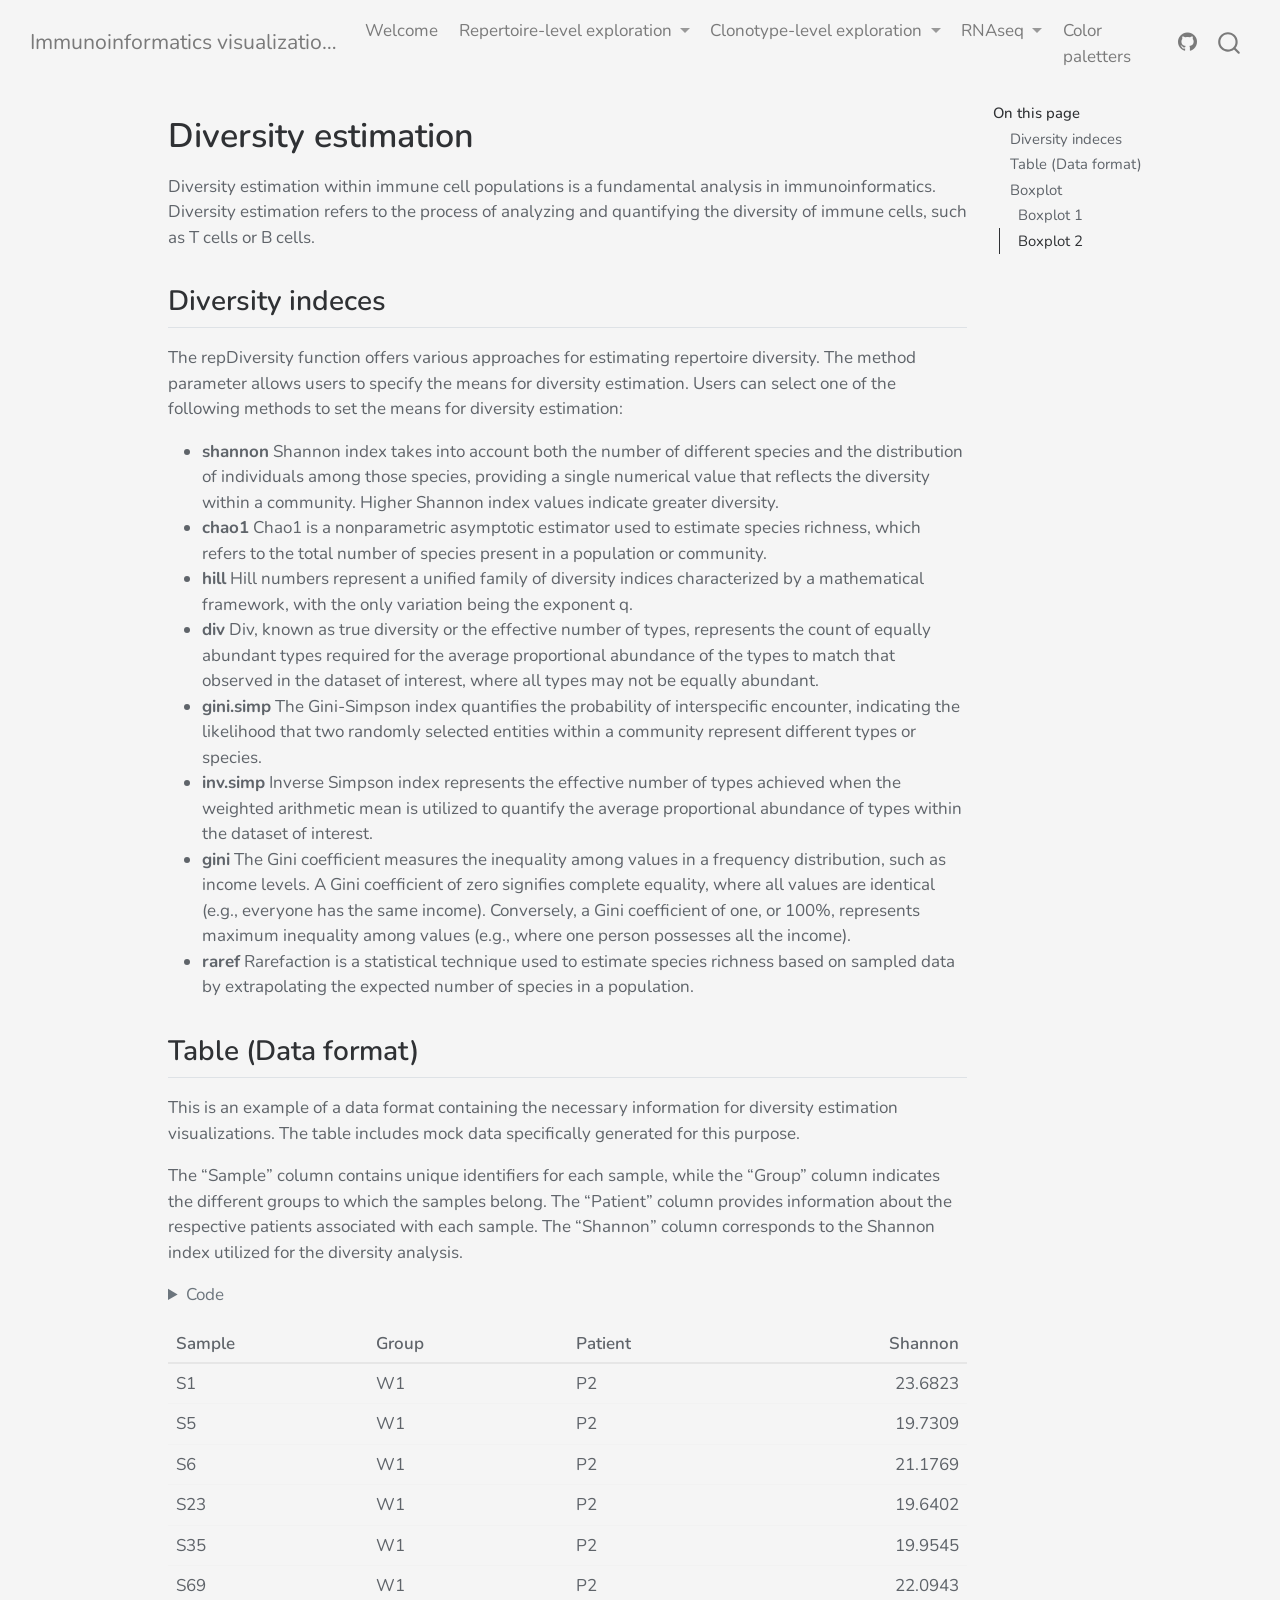
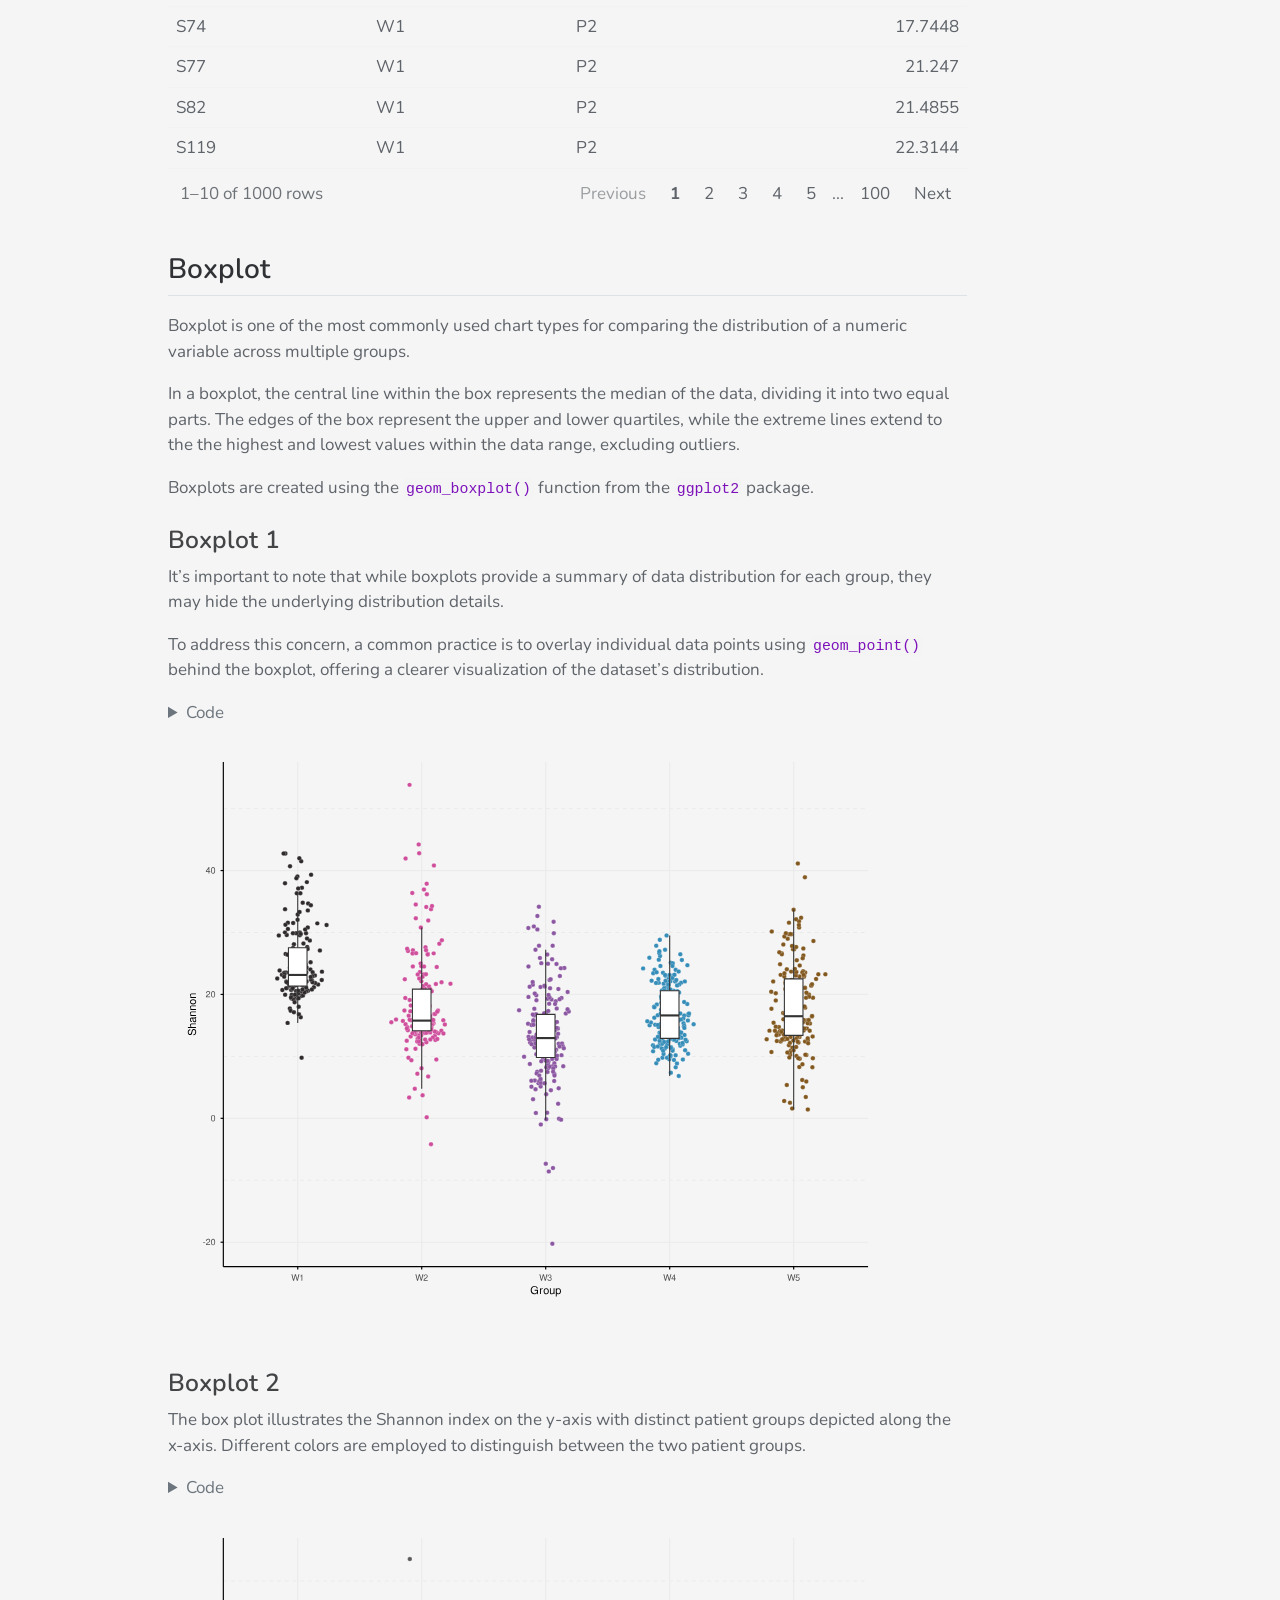
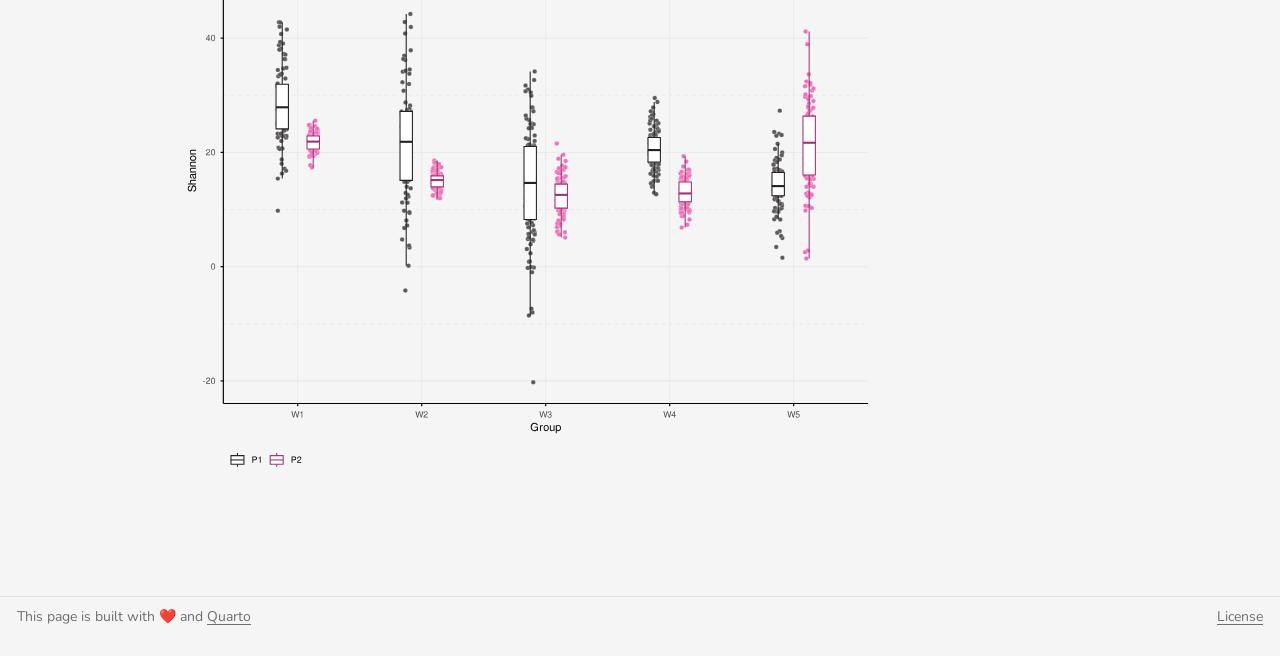
<file: qmd/diversity.html>
<!DOCTYPE html>
<html xmlns="http://www.w3.org/1999/xhtml" lang="en" xml:lang="en"><head>

<meta charset="utf-8">
<meta name="generator" content="quarto-1.8.27">

<meta name="viewport" content="width=device-width, initial-scale=1.0, user-scalable=yes">


<title>Diversity estimation – Immunoinformatics visualizations</title>
<style>
code{white-space: pre-wrap;}
span.smallcaps{font-variant: small-caps;}
div.columns{display: flex; gap: min(4vw, 1.5em);}
div.column{flex: auto; overflow-x: auto;}
div.hanging-indent{margin-left: 1.5em; text-indent: -1.5em;}
ul.task-list{list-style: none;}
ul.task-list li input[type="checkbox"] {
  width: 0.8em;
  margin: 0 0.8em 0.2em -1em; /* quarto-specific, see https://github.com/quarto-dev/quarto-cli/issues/4556 */ 
  vertical-align: middle;
}
/* CSS for syntax highlighting */
html { -webkit-text-size-adjust: 100%; }
pre > code.sourceCode { white-space: pre; position: relative; }
pre > code.sourceCode > span { display: inline-block; line-height: 1.25; }
pre > code.sourceCode > span:empty { height: 1.2em; }
.sourceCode { overflow: visible; }
code.sourceCode > span { color: inherit; text-decoration: inherit; }
div.sourceCode { margin: 1em 0; }
pre.sourceCode { margin: 0; }
@media screen {
div.sourceCode { overflow: auto; }
}
@media print {
pre > code.sourceCode { white-space: pre-wrap; }
pre > code.sourceCode > span { text-indent: -5em; padding-left: 5em; }
}
pre.numberSource code
  { counter-reset: source-line 0; }
pre.numberSource code > span
  { position: relative; left: -4em; counter-increment: source-line; }
pre.numberSource code > span > a:first-child::before
  { content: counter(source-line);
    position: relative; left: -1em; text-align: right; vertical-align: baseline;
    border: none; display: inline-block;
    -webkit-touch-callout: none; -webkit-user-select: none;
    -khtml-user-select: none; -moz-user-select: none;
    -ms-user-select: none; user-select: none;
    padding: 0 4px; width: 4em;
  }
pre.numberSource { margin-left: 3em;  padding-left: 4px; }
div.sourceCode
  {   }
@media screen {
pre > code.sourceCode > span > a:first-child::before { text-decoration: underline; }
}
</style>


<script src="../site_libs/quarto-nav/quarto-nav.js"></script>
<script src="../site_libs/quarto-nav/headroom.min.js"></script>
<script src="../site_libs/clipboard/clipboard.min.js"></script>
<script src="../site_libs/quarto-search/autocomplete.umd.js"></script>
<script src="../site_libs/quarto-search/fuse.min.js"></script>
<script src="../site_libs/quarto-search/quarto-search.js"></script>
<meta name="quarto:offset" content="../">
<script src="../site_libs/quarto-html/quarto.js" type="module"></script>
<script src="../site_libs/quarto-html/tabsets/tabsets.js" type="module"></script>
<script src="../site_libs/quarto-html/axe/axe-check.js" type="module"></script>
<script src="../site_libs/quarto-html/popper.min.js"></script>
<script src="../site_libs/quarto-html/tippy.umd.min.js"></script>
<script src="../site_libs/quarto-html/anchor.min.js"></script>
<link href="../site_libs/quarto-html/tippy.css" rel="stylesheet">
<link href="../site_libs/quarto-html/quarto-syntax-highlighting-ed96de9b727972fe78a7b5d16c58bf87.css" rel="stylesheet" id="quarto-text-highlighting-styles">
<script src="../site_libs/bootstrap/bootstrap.min.js"></script>
<link href="../site_libs/bootstrap/bootstrap-icons.css" rel="stylesheet">
<link href="../site_libs/bootstrap/bootstrap-b21da08ba9b98a1111c433477eb75fb6.min.css" rel="stylesheet" append-hash="true" id="quarto-bootstrap" data-mode="light">
<script id="quarto-search-options" type="application/json">{
  "location": "navbar",
  "copy-button": false,
  "collapse-after": 3,
  "panel-placement": "end",
  "type": "overlay",
  "limit": 50,
  "keyboard-shortcut": [
    "f",
    "/",
    "s"
  ],
  "show-item-context": false,
  "language": {
    "search-no-results-text": "No results",
    "search-matching-documents-text": "matching documents",
    "search-copy-link-title": "Copy link to search",
    "search-hide-matches-text": "Hide additional matches",
    "search-more-match-text": "more match in this document",
    "search-more-matches-text": "more matches in this document",
    "search-clear-button-title": "Clear",
    "search-text-placeholder": "",
    "search-detached-cancel-button-title": "Cancel",
    "search-submit-button-title": "Submit",
    "search-label": "Search"
  }
}</script>
<script src="../site_libs/core-js-2.5.3/shim.min.js"></script>
<script src="../site_libs/react-18.2.0/react.min.js"></script>
<script src="../site_libs/react-18.2.0/react-dom.min.js"></script>
<script src="../site_libs/reactwidget-2.0.0/react-tools.js"></script>
<link href="../site_libs/htmltools-fill-0.5.9/fill.css" rel="stylesheet">
<script src="../site_libs/htmlwidgets-1.6.4/htmlwidgets.js"></script>
<link href="../site_libs/reactable-0.4.5/reactable.css" rel="stylesheet">
<script src="../site_libs/reactable-binding-0.4.5/reactable.js"></script>


</head>

<body class="nav-fixed quarto-light">

<div id="quarto-search-results"></div>
  <header id="quarto-header" class="headroom fixed-top">
    <nav class="navbar navbar-expand-lg " data-bs-theme="dark">
      <div class="navbar-container container-fluid">
      <div class="navbar-brand-container mx-auto">
    <a class="navbar-brand" href="../index.html">
    <span class="navbar-title">Immunoinformatics visualizations</span>
    </a>
  </div>
            <div id="quarto-search" class="" title="Search"></div>
          <button class="navbar-toggler" type="button" data-bs-toggle="collapse" data-bs-target="#navbarCollapse" aria-controls="navbarCollapse" role="menu" aria-expanded="false" aria-label="Toggle navigation" onclick="if (window.quartoToggleHeadroom) { window.quartoToggleHeadroom(); }">
  <span class="navbar-toggler-icon"></span>
</button>
          <div class="collapse navbar-collapse" id="navbarCollapse">
            <ul class="navbar-nav navbar-nav-scroll me-auto">
  <li class="nav-item">
    <a class="nav-link" href="../index.html"> 
<span class="menu-text">Welcome</span></a>
  </li>  
  <li class="nav-item dropdown ">
    <a class="nav-link dropdown-toggle" href="#" id="nav-menu-repertoire-level-exploration" role="link" data-bs-toggle="dropdown" aria-expanded="false">
 <span class="menu-text">Repertoire-level exploration</span>
    </a>
    <ul class="dropdown-menu" aria-labelledby="nav-menu-repertoire-level-exploration">    
        <li>
    <a class="dropdown-item" href="../qmd/clonality.html">
 <span class="dropdown-text">Clonality</span></a>
  </li>  
        <li>
    <a class="dropdown-item" href="../qmd/diversity.html">
 <span class="dropdown-text">Diversity estimation</span></a>
  </li>  
        <li>
    <a class="dropdown-item" href="../qmd/gene_repertoire.html">
 <span class="dropdown-text">Gene repertoire</span></a>
  </li>  
        <li>
    <a class="dropdown-item" href="../qmd/V(D)J_recombination.html">
 <span class="dropdown-text">V(D)J recombination</span></a>
  </li>  
    </ul>
  </li>
  <li class="nav-item dropdown ">
    <a class="nav-link dropdown-toggle" href="#" id="nav-menu-clonotype-level-exploration" role="link" data-bs-toggle="dropdown" aria-expanded="false">
 <span class="menu-text">Clonotype-level exploration</span>
    </a>
    <ul class="dropdown-menu" aria-labelledby="nav-menu-clonotype-level-exploration">    
        <li>
    <a class="dropdown-item" href="../qmd/clonotype_evolution.html">
 <span class="dropdown-text">Clonotype evolution</span></a>
  </li>  
        <li>
    <a class="dropdown-item" href="../qmd/motif_visualization.html">
 <span class="dropdown-text">Motif visualization</span></a>
  </li>  
    </ul>
  </li>
  <li class="nav-item dropdown ">
    <a class="nav-link dropdown-toggle" href="#" id="nav-menu-rnaseq" role="link" data-bs-toggle="dropdown" aria-expanded="false">
 <span class="menu-text">RNAseq</span>
    </a>
    <ul class="dropdown-menu" aria-labelledby="nav-menu-rnaseq">    
        <li>
    <a class="dropdown-item" href="../qmd/bubble_plot.html">
 <span class="dropdown-text">Bubble plot</span></a>
  </li>  
        <li>
    <a class="dropdown-item" href="../qmd/heatmap.html">
 <span class="dropdown-text">Heatmap</span></a>
  </li>  
        <li>
    <a class="dropdown-item" href="../qmd/pathway_diagram.html">
 <span class="dropdown-text">Pathway diagram</span></a>
  </li>  
        <li>
    <a class="dropdown-item" href="../qmd/PCA.html">
 <span class="dropdown-text">PCA</span></a>
  </li>  
        <li>
    <a class="dropdown-item" href="../qmd/volcano_plot.html">
 <span class="dropdown-text">Volcano plots</span></a>
  </li>  
    </ul>
  </li>
  <li class="nav-item">
    <a class="nav-link" href="../qmd/color_palette.html"> 
<span class="menu-text">Color paletters</span></a>
  </li>  
</ul>
            <ul class="navbar-nav navbar-nav-scroll ms-auto">
  <li class="nav-item compact">
    <a class="nav-link" href="https://github.com/NatAnastas/immunovisual"> <i class="bi bi-github" role="img">
</i> 
<span class="menu-text"></span></a>
  </li>  
</ul>
          </div> <!-- /navcollapse -->
            <div class="quarto-navbar-tools">
</div>
      </div> <!-- /container-fluid -->
    </nav>
</header>
<!-- content -->
<div id="quarto-content" class="quarto-container page-columns page-rows-contents page-layout-article page-navbar">
<!-- sidebar -->
<!-- margin-sidebar -->
    <div id="quarto-margin-sidebar" class="sidebar margin-sidebar">
        <nav id="TOC" role="doc-toc" class="toc-active">
    <h2 id="toc-title">On this page</h2>
   
  <ul>
  <li><a href="#diversity-indeces" id="toc-diversity-indeces" class="nav-link active" data-scroll-target="#diversity-indeces">Diversity indeces</a></li>
  <li><a href="#table-data-format" id="toc-table-data-format" class="nav-link" data-scroll-target="#table-data-format">Table (Data format)</a></li>
  <li><a href="#boxplot" id="toc-boxplot" class="nav-link" data-scroll-target="#boxplot">Boxplot</a>
  <ul class="collapse">
  <li><a href="#boxplot-1" id="toc-boxplot-1" class="nav-link" data-scroll-target="#boxplot-1">Boxplot 1</a></li>
  <li><a href="#boxplot-2" id="toc-boxplot-2" class="nav-link" data-scroll-target="#boxplot-2">Boxplot 2</a></li>
  </ul></li>
  </ul>
</nav>
    </div>
<!-- main -->
<main class="content" id="quarto-document-content">

<header id="title-block-header" class="quarto-title-block default">
<div class="quarto-title">
<h1 class="title">Diversity estimation</h1>
</div>



<div class="quarto-title-meta">

    
  
    
  </div>
  


</header>


<p>Diversity estimation within immune cell populations is a fundamental analysis in immunoinformatics. Diversity estimation refers to the process of analyzing and quantifying the diversity of immune cells, such as T cells or B cells.</p>
<section id="diversity-indeces" class="level2">
<h2 class="anchored" data-anchor-id="diversity-indeces">Diversity indeces</h2>
<p>The repDiversity function offers various approaches for estimating repertoire diversity. The method parameter allows users to specify the means for diversity estimation. Users can select one of the following methods to set the means for diversity estimation:</p>
<ul>
<li><strong>shannon</strong> Shannon index takes into account both the number of different species and the distribution of individuals among those species, providing a single numerical value that reflects the diversity within a community. Higher Shannon index values indicate greater diversity.</li>
<li><strong>chao1</strong> Chao1 is a nonparametric asymptotic estimator used to estimate species richness, which refers to the total number of species present in a population or community.</li>
<li><strong>hill</strong> Hill numbers represent a unified family of diversity indices characterized by a mathematical framework, with the only variation being the exponent q.</li>
<li><strong>div</strong> Div, known as true diversity or the effective number of types, represents the count of equally abundant types required for the average proportional abundance of the types to match that observed in the dataset of interest, where all types may not be equally abundant.</li>
<li><strong>gini.simp</strong> The Gini-Simpson index quantifies the probability of interspecific encounter, indicating the likelihood that two randomly selected entities within a community represent different types or species.</li>
<li><strong>inv.simp</strong> Inverse Simpson index represents the effective number of types achieved when the weighted arithmetic mean is utilized to quantify the average proportional abundance of types within the dataset of interest.</li>
<li><strong>gini</strong> The Gini coefficient measures the inequality among values in a frequency distribution, such as income levels. A Gini coefficient of zero signifies complete equality, where all values are identical (e.g., everyone has the same income). Conversely, a Gini coefficient of one, or 100%, represents maximum inequality among values (e.g., where one person possesses all the income).</li>
<li><strong>raref</strong> Rarefaction is a statistical technique used to estimate species richness based on sampled data by extrapolating the expected number of species in a population.</li>
</ul>
</section>
<section id="table-data-format" class="level2">
<h2 class="anchored" data-anchor-id="table-data-format">Table (Data format)</h2>
<p>This is an example of a data format containing the necessary information for diversity estimation visualizations. The table includes mock data specifically generated for this purpose.</p>
<p>The “Sample” column contains unique identifiers for each sample, while the “Group” column indicates the different groups to which the samples belong. The “Patient” column provides information about the respective patients associated with each sample. The “Shannon” column corresponds to the Shannon index utilized for the diversity analysis.</p>
<div class="cell">
<details class="code-fold">
<summary>Code</summary>
<div class="code-copy-outer-scaffold"><div class="sourceCode cell-code" id="cb1"><pre class="sourceCode r code-with-copy"><code class="sourceCode r"><span id="cb1-1"><a href="#cb1-1" aria-hidden="true" tabindex="-1"></a><span class="fu">library</span>(data.table)</span>
<span id="cb1-2"><a href="#cb1-2" aria-hidden="true" tabindex="-1"></a><span class="fu">library</span>(reactable)</span>
<span id="cb1-3"><a href="#cb1-3" aria-hidden="true" tabindex="-1"></a></span>
<span id="cb1-4"><a href="#cb1-4" aria-hidden="true" tabindex="-1"></a>df <span class="ot">=</span> <span class="fu">fread</span>(<span class="st">"../inst/data/diversity1.txt"</span>)</span>
<span id="cb1-5"><a href="#cb1-5" aria-hidden="true" tabindex="-1"></a></span>
<span id="cb1-6"><a href="#cb1-6" aria-hidden="true" tabindex="-1"></a><span class="fu">reactable</span>(</span>
<span id="cb1-7"><a href="#cb1-7" aria-hidden="true" tabindex="-1"></a>  </span>
<span id="cb1-8"><a href="#cb1-8" aria-hidden="true" tabindex="-1"></a>  df, </span>
<span id="cb1-9"><a href="#cb1-9" aria-hidden="true" tabindex="-1"></a>  <span class="at">theme =</span> <span class="fu">reactableTheme</span>(</span>
<span id="cb1-10"><a href="#cb1-10" aria-hidden="true" tabindex="-1"></a>    <span class="at">backgroundColor  =</span> <span class="st">"transparent"</span></span>
<span id="cb1-11"><a href="#cb1-11" aria-hidden="true" tabindex="-1"></a>  )</span>
<span id="cb1-12"><a href="#cb1-12" aria-hidden="true" tabindex="-1"></a>)</span></code></pre></div><button title="Copy to Clipboard" class="code-copy-button"><i class="bi"></i></button></div>
</details>
<div class="cell-output-display">
<div class="reactable html-widget html-fill-item" id="htmlwidget-ef2c20a4b90d51699182" style="width:auto;height:auto;"></div>
<script type="application/json" data-for="htmlwidget-ef2c20a4b90d51699182">{"x":{"tag":{"name":"Reactable","attribs":{"data":{"Sample":["S1","S5","S6","S23","S35","S69","S74","S77","S82","S119","S123","S125","S129","S155","S159","S166","S180","S253","S255","S257","S272","S274","S281","S282","S290","S314","S315","S326","S332","S334","S338","S347","S369","S380","S387","S389","S394","S422","S449","S454","S465","S486","S488","S501","S505","S524","S555","S561","S565","S566","S592","S596","S607","S620","S636","S657","S667","S676","S690","S700","S729","S736","S739","S751","S754","S767","S768","S770","S773","S778","S783","S840","S841","S845","S858","S860","S867","S872","S877","S879","S894","S930","S931","S933","S951","S952","S968","S969","S984","S987","S2","S4","S11","S21","S33","S39","S44","S48","S49","S50","S76","S81","S85","S88","S90","S105","S131","S148","S152","S168","S173","S221","S231","S232","S250","S259","S261","S305","S310","S318","S320","S324","S331","S348","S375","S401","S409","S413","S415","S439","S455","S468","S472","S485","S489","S494","S498","S526","S532","S540","S543","S547","S552","S556","S558","S560","S573","S577","S588","S605","S609","S613","S625","S629","S631","S681","S705","S713","S716","S724","S730","S733","S742","S746","S756","S764","S771","S781","S793","S808","S814","S822","S857","S889","S890","S899","S916","S934","S939","S948","S954","S956","S973","S974","S985","S990","S995","S3","S9","S10","S22","S52","S133","S160","S163","S164","S169","S171","S176","S182","S183","S187","S192","S215","S230","S242","S244","S248","S267","S273","S275","S297","S303","S358","S370","S373","S382","S399","S403","S410","S425","S444","S446","S476","S503","S507","S508","S517","S521","S546","S575","S597","S599","S603","S614","S643","S646","S656","S658","S660","S671","S686","S688","S691","S696","S710","S711","S731","S745","S759","S775","S791","S807","S818","S828","S834","S839","S853","S863","S866","S891","S895","S913","S921","S937","S958","S961","S966","S967","S977","S982","S7","S27","S28","S34","S59","S61","S62","S70","S107","S114","S117","S118","S134","S137","S138","S140","S157","S178","S191","S195","S197","S209","S233","S234","S245","S249","S258","S264","S276","S287","S288","S293","S294","S302","S306","S319","S329","S333","S335","S339","S346","S352","S355","S359","S360","S362","S363","S371","S378","S384","S397","S402","S419","S428","S441","S447","S452","S456","S461","S478","S509","S513","S514","S534","S538","S544","S559","S593","S594","S612","S630","S647","S651","S663","S665","S694","S701","S714","S715","S720","S732","S735","S743","S753","S777","S811","S823","S832","S842","S849","S850","S852","S854","S882","S901","S904","S905","S910","S911","S912","S922","S935","S941","S947","S970","S975","S978","S981","S997","S998","S8","S30","S40","S43","S57","S60","S71","S73","S89","S98","S99","S104","S108","S109","S115","S120","S122","S124","S128","S141","S144","S145","S147","S149","S153","S172","S177","S199","S207","S210","S222","S223","S226","S227","S237","S239","S260","S263","S285","S295","S300","S311","S341","S343","S367","S376","S393","S404","S420","S421","S423","S424","S433","S437","S442","S450","S458","S469","S483","S484","S490","S504","S506","S515","S542","S563","S576","S580","S586","S598","S611","S615","S619","S621","S627","S638","S639","S674","S692","S695","S708","S712","S740","S741","S750","S752","S762","S774","S792","S809","S816","S820","S848","S871","S881","S887","S902","S903","S919","S923","S963","S965","S983","S988","S989","S993","S12","S15","S20","S29","S37","S38","S65","S78","S79","S84","S95","S102","S111","S112","S126","S132","S156","S158","S161","S167","S181","S185","S198","S201","S203","S211","S236","S240","S254","S298","S304","S309","S323","S328","S330","S345","S366","S372","S381","S395","S429","S436","S443","S445","S466","S467","S470","S477","S481","S482","S491","S493","S499","S502","S510","S537","S545","S564","S574","S578","S579","S589","S591","S600","S601","S622","S633","S634","S637","S641","S644","S648","S653","S654","S655","S662","S672","S683","S698","S744","S760","S765","S784","S788","S796","S800","S805","S817","S833","S846","S855","S861","S868","S875","S880","S883","S892","S893","S918","S928","S940","S964","S976","S986","S13","S45","S51","S54","S58","S103","S110","S121","S146","S150","S179","S186","S189","S193","S196","S202","S205","S214","S217","S218","S220","S225","S238","S241","S256","S268","S270","S277","S280","S312","S321","S361","S365","S385","S386","S388","S390","S391","S396","S405","S414","S417","S435","S440","S448","S451","S473","S474","S475","S480","S511","S519","S530","S539","S548","S551","S553","S569","S572","S585","S602","S604","S608","S610","S616","S618","S650","S659","S673","S680","S684","S689","S697","S699","S702","S717","S718","S721","S727","S757","S772","S790","S794","S803","S804","S819","S827","S830","S836","S837","S865","S876","S909","S925","S944","S949","S953","S957","S959","S962","S991","S14","S18","S19","S26","S31","S64","S80","S106","S113","S127","S151","S175","S184","S200","S212","S216","S228","S229","S246","S251","S266","S291","S299","S308","S317","S327","S336","S337","S344","S349","S364","S368","S377","S398","S400","S407","S408","S418","S426","S431","S438","S453","S463","S464","S487","S518","S528","S529","S536","S541","S549","S550","S554","S557","S567","S570","S581","S584","S590","S623","S626","S628","S632","S635","S652","S668","S669","S675","S679","S685","S706","S728","S737","S738","S748","S755","S758","S766","S769","S780","S782","S785","S786","S797","S799","S801","S802","S826","S831","S844","S864","S870","S885","S886","S897","S898","S907","S908","S914","S938","S942","S943","S945","S960","S972","S994","S996","S999","S16","S17","S25","S36","S46","S55","S56","S66","S72","S83","S86","S87","S93","S94","S96","S97","S101","S130","S142","S154","S162","S165","S170","S174","S188","S190","S206","S213","S235","S243","S247","S265","S271","S284","S286","S289","S292","S296","S301","S307","S316","S322","S340","S342","S350","S351","S353","S374","S406","S430","S434","S457","S459","S462","S471","S479","S496","S500","S512","S516","S520","S522","S525","S527","S535","S571","S582","S587","S595","S624","S640","S642","S645","S649","S670","S677","S693","S703","S709","S725","S734","S747","S749","S776","S779","S787","S795","S798","S806","S810","S812","S813","S815","S824","S825","S856","S859","S862","S869","S873","S874","S896","S906","S917","S920","S924","S929","S932","S946","S950","S971","S979","S992","S1000","S24","S32","S41","S42","S47","S53","S63","S67","S68","S75","S91","S92","S100","S116","S135","S136","S139","S143","S194","S204","S208","S219","S224","S252","S262","S269","S278","S279","S283","S313","S325","S354","S356","S357","S379","S383","S392","S411","S412","S416","S427","S432","S460","S492","S495","S497","S523","S531","S533","S562","S568","S583","S606","S617","S661","S664","S666","S678","S682","S687","S704","S707","S719","S722","S723","S726","S761","S763","S789","S821","S829","S835","S838","S843","S847","S851","S878","S884","S888","S900","S915","S926","S927","S936","S955","S980"],"Group":["W1","W1","W1","W1","W1","W1","W1","W1","W1","W1","W1","W1","W1","W1","W1","W1","W1","W1","W1","W1","W1","W1","W1","W1","W1","W1","W1","W1","W1","W1","W1","W1","W1","W1","W1","W1","W1","W1","W1","W1","W1","W1","W1","W1","W1","W1","W1","W1","W1","W1","W1","W1","W1","W1","W1","W1","W1","W1","W1","W1","W1","W1","W1","W1","W1","W1","W1","W1","W1","W1","W1","W1","W1","W1","W1","W1","W1","W1","W1","W1","W1","W1","W1","W1","W1","W1","W1","W1","W1","W1","W5","W5","W5","W5","W5","W5","W5","W5","W5","W5","W5","W5","W5","W5","W5","W5","W5","W5","W5","W5","W5","W5","W5","W5","W5","W5","W5","W5","W5","W5","W5","W5","W5","W5","W5","W5","W5","W5","W5","W5","W5","W5","W5","W5","W5","W5","W5","W5","W5","W5","W5","W5","W5","W5","W5","W5","W5","W5","W5","W5","W5","W5","W5","W5","W5","W5","W5","W5","W5","W5","W5","W5","W5","W5","W5","W5","W5","W5","W5","W5","W5","W5","W5","W5","W5","W5","W5","W5","W5","W5","W5","W5","W5","W5","W5","W5","W5","W2","W2","W2","W2","W2","W2","W2","W2","W2","W2","W2","W2","W2","W2","W2","W2","W2","W2","W2","W2","W2","W2","W2","W2","W2","W2","W2","W2","W2","W2","W2","W2","W2","W2","W2","W2","W2","W2","W2","W2","W2","W2","W2","W2","W2","W2","W2","W2","W2","W2","W2","W2","W2","W2","W2","W2","W2","W2","W2","W2","W2","W2","W2","W2","W2","W2","W2","W2","W2","W2","W2","W2","W2","W2","W2","W2","W2","W2","W2","W2","W2","W2","W2","W2","W2","W2","W2","W2","W2","W2","W2","W2","W2","W2","W2","W2","W2","W2","W2","W2","W2","W2","W2","W2","W2","W2","W2","W2","W2","W2","W2","W2","W2","W2","W2","W2","W2","W2","W2","W2","W2","W2","W2","W2","W2","W2","W2","W2","W2","W2","W2","W2","W2","W2","W2","W2","W2","W2","W2","W2","W2","W2","W2","W2","W2","W2","W2","W2","W2","W2","W2","W2","W2","W2","W2","W2","W2","W2","W2","W2","W2","W2","W2","W2","W2","W2","W2","W2","W2","W2","W2","W2","W2","W2","W2","W2","W2","W2","W2","W2","W2","W2","W2","W2","W2","W2","W2","W2","W2","W2","W2","W2","W2","W2","W3","W3","W3","W3","W3","W3","W3","W3","W3","W3","W3","W3","W3","W3","W3","W3","W3","W3","W3","W3","W3","W3","W3","W3","W3","W3","W3","W3","W3","W3","W3","W3","W3","W3","W3","W3","W3","W3","W3","W3","W3","W3","W3","W3","W3","W3","W3","W3","W3","W3","W3","W3","W3","W3","W3","W3","W3","W3","W3","W3","W3","W3","W3","W3","W3","W3","W3","W3","W3","W3","W3","W3","W3","W3","W3","W3","W3","W3","W3","W3","W3","W3","W3","W3","W3","W3","W3","W3","W3","W3","W3","W3","W3","W3","W3","W3","W3","W3","W3","W3","W3","W3","W3","W3","W3","W3","W5","W5","W5","W5","W5","W5","W5","W5","W5","W5","W5","W5","W5","W5","W5","W5","W5","W5","W5","W5","W5","W5","W5","W5","W5","W5","W5","W5","W5","W5","W5","W5","W5","W5","W5","W5","W5","W5","W5","W5","W5","W5","W5","W5","W5","W5","W5","W5","W5","W5","W5","W5","W5","W5","W5","W5","W5","W5","W5","W5","W5","W5","W5","W5","W5","W5","W5","W5","W5","W5","W5","W5","W5","W5","W5","W5","W5","W5","W5","W5","W5","W5","W5","W5","W5","W5","W5","W5","W5","W5","W5","W5","W5","W5","W5","W5","W5","W5","W5","W5","W5","W5","W5","W5","W4","W4","W4","W4","W4","W4","W4","W4","W4","W4","W4","W4","W4","W4","W4","W4","W4","W4","W4","W4","W4","W4","W4","W4","W4","W4","W4","W4","W4","W4","W4","W4","W4","W4","W4","W4","W4","W4","W4","W4","W4","W4","W4","W4","W4","W4","W4","W4","W4","W4","W4","W4","W4","W4","W4","W4","W4","W4","W4","W4","W4","W4","W4","W4","W4","W4","W4","W4","W4","W4","W4","W4","W4","W4","W4","W4","W4","W4","W4","W4","W4","W4","W4","W4","W4","W4","W4","W4","W4","W4","W4","W4","W4","W4","W4","W4","W4","W4","W4","W4","W4","W3","W3","W3","W3","W3","W3","W3","W3","W3","W3","W3","W3","W3","W3","W3","W3","W3","W3","W3","W3","W3","W3","W3","W3","W3","W3","W3","W3","W3","W3","W3","W3","W3","W3","W3","W3","W3","W3","W3","W3","W3","W3","W3","W3","W3","W3","W3","W3","W3","W3","W3","W3","W3","W3","W3","W3","W3","W3","W3","W3","W3","W3","W3","W3","W3","W3","W3","W3","W3","W3","W3","W3","W3","W3","W3","W3","W3","W3","W3","W3","W3","W3","W3","W3","W3","W3","W3","W3","W3","W3","W3","W3","W3","W3","W3","W3","W3","W3","W3","W3","W3","W3","W3","W3","W3","W3","W3","W3","W4","W4","W4","W4","W4","W4","W4","W4","W4","W4","W4","W4","W4","W4","W4","W4","W4","W4","W4","W4","W4","W4","W4","W4","W4","W4","W4","W4","W4","W4","W4","W4","W4","W4","W4","W4","W4","W4","W4","W4","W4","W4","W4","W4","W4","W4","W4","W4","W4","W4","W4","W4","W4","W4","W4","W4","W4","W4","W4","W4","W4","W4","W4","W4","W4","W4","W4","W4","W4","W4","W4","W4","W4","W4","W4","W4","W4","W4","W4","W4","W4","W4","W4","W4","W4","W4","W4","W4","W4","W4","W4","W4","W4","W4","W4","W4","W4","W4","W4","W4","W4","W4","W4","W4","W4","W4","W4","W4","W4","W4","W4","W4","W4","W4","W1","W1","W1","W1","W1","W1","W1","W1","W1","W1","W1","W1","W1","W1","W1","W1","W1","W1","W1","W1","W1","W1","W1","W1","W1","W1","W1","W1","W1","W1","W1","W1","W1","W1","W1","W1","W1","W1","W1","W1","W1","W1","W1","W1","W1","W1","W1","W1","W1","W1","W1","W1","W1","W1","W1","W1","W1","W1","W1","W1","W1","W1","W1","W1","W1","W1","W1","W1","W1","W1","W1","W1","W1","W1","W1","W1","W1","W1","W1","W1","W1","W1","W1","W1","W1","W1"],"Patient":["P2","P2","P2","P2","P2","P2","P2","P2","P2","P2","P2","P2","P2","P2","P2","P2","P2","P2","P2","P2","P2","P2","P2","P2","P2","P2","P2","P2","P2","P2","P2","P2","P2","P2","P2","P2","P2","P2","P2","P2","P2","P2","P2","P2","P2","P2","P2","P2","P2","P2","P2","P2","P2","P2","P2","P2","P2","P2","P2","P2","P2","P2","P2","P2","P2","P2","P2","P2","P2","P2","P2","P2","P2","P2","P2","P2","P2","P2","P2","P2","P2","P2","P2","P2","P2","P2","P2","P2","P2","P2","P1","P1","P1","P1","P1","P1","P1","P1","P1","P1","P1","P1","P1","P1","P1","P1","P1","P1","P1","P1","P1","P1","P1","P1","P1","P1","P1","P1","P1","P1","P1","P1","P1","P1","P1","P1","P1","P1","P1","P1","P1","P1","P1","P1","P1","P1","P1","P1","P1","P1","P1","P1","P1","P1","P1","P1","P1","P1","P1","P1","P1","P1","P1","P1","P1","P1","P1","P1","P1","P1","P1","P1","P1","P1","P1","P1","P1","P1","P1","P1","P1","P1","P1","P1","P1","P1","P1","P1","P1","P1","P1","P1","P1","P1","P1","P1","P1","P1","P1","P1","P1","P1","P1","P1","P1","P1","P1","P1","P1","P1","P1","P1","P1","P1","P1","P1","P1","P1","P1","P1","P1","P1","P1","P1","P1","P1","P1","P1","P1","P1","P1","P1","P1","P1","P1","P1","P1","P1","P1","P1","P1","P1","P1","P1","P1","P1","P1","P1","P1","P1","P1","P1","P1","P1","P1","P1","P1","P1","P1","P1","P1","P1","P1","P1","P1","P1","P1","P1","P1","P1","P1","P1","P1","P1","P1","P1","P1","P1","P1","P1","P1","P2","P2","P2","P2","P2","P2","P2","P2","P2","P2","P2","P2","P2","P2","P2","P2","P2","P2","P2","P2","P2","P2","P2","P2","P2","P2","P2","P2","P2","P2","P2","P2","P2","P2","P2","P2","P2","P2","P2","P2","P2","P2","P2","P2","P2","P2","P2","P2","P2","P2","P2","P2","P2","P2","P2","P2","P2","P2","P2","P2","P2","P2","P2","P2","P2","P2","P2","P2","P2","P2","P2","P2","P2","P2","P2","P2","P2","P2","P2","P2","P2","P2","P2","P2","P2","P2","P2","P2","P2","P2","P2","P2","P2","P2","P2","P2","P2","P2","P2","P2","P2","P2","P2","P2","P2","P2","P2","P2","P2","P2","P2","P2","P2","P2","P2","P2","P2","P2","P2","P2","P2","P2","P2","P2","P2","P2","P2","P2","P2","P2","P2","P2","P2","P2","P2","P2","P2","P2","P2","P2","P2","P2","P2","P2","P2","P2","P2","P2","P2","P2","P2","P2","P2","P2","P2","P2","P2","P2","P2","P2","P2","P2","P2","P2","P2","P2","P2","P2","P2","P2","P2","P2","P2","P2","P2","P2","P2","P2","P2","P2","P2","P2","P2","P2","P2","P2","P2","P2","P2","P2","P2","P2","P2","P2","P2","P2","P2","P2","P2","P2","P2","P2","P2","P2","P2","P2","P2","P2","P2","P2","P2","P2","P2","P2","P2","P2","P2","P2","P2","P2","P2","P2","P2","P2","P2","P2","P2","P2","P2","P2","P2","P2","P2","P2","P2","P2","P2","P2","P2","P2","P2","P2","P2","P2","P2","P2","P2","P2","P2","P2","P2","P2","P2","P2","P2","P2","P2","P2","P2","P2","P2","P2","P2","P2","P2","P2","P2","P2","P2","P2","P2","P2","P2","P2","P2","P2","P2","P2","P2","P2","P2","P2","P2","P2","P2","P2","P2","P2","P2","P2","P2","P2","P2","P2","P2","P2","P2","P2","P2","P2","P2","P2","P2","P2","P2","P2","P2","P2","P2","P2","P2","P2","P2","P2","P2","P2","P2","P2","P2","P2","P2","P2","P2","P2","P2","P2","P2","P2","P2","P2","P2","P2","P2","P2","P2","P2","P2","P2","P2","P2","P2","P2","P2","P2","P2","P2","P2","P2","P2","P2","P2","P2","P2","P2","P2","P2","P2","P2","P2","P2","P2","P2","P2","P2","P2","P2","P2","P2","P2","P2","P2","P2","P2","P2","P2","P2","P2","P2","P2","P2","P2","P2","P2","P2","P2","P2","P2","P2","P2","P2","P2","P2","P2","P2","P2","P2","P2","P2","P2","P2","P2","P2","P2","P2","P2","P2","P2","P2","P2","P2","P2","P2","P2","P2","P2","P2","P2","P2","P2","P2","P2","P1","P1","P1","P1","P1","P1","P1","P1","P1","P1","P1","P1","P1","P1","P1","P1","P1","P1","P1","P1","P1","P1","P1","P1","P1","P1","P1","P1","P1","P1","P1","P1","P1","P1","P1","P1","P1","P1","P1","P1","P1","P1","P1","P1","P1","P1","P1","P1","P1","P1","P1","P1","P1","P1","P1","P1","P1","P1","P1","P1","P1","P1","P1","P1","P1","P1","P1","P1","P1","P1","P1","P1","P1","P1","P1","P1","P1","P1","P1","P1","P1","P1","P1","P1","P1","P1","P1","P1","P1","P1","P1","P1","P1","P1","P1","P1","P1","P1","P1","P1","P1","P1","P1","P1","P1","P1","P1","P1","P1","P1","P1","P1","P1","P1","P1","P1","P1","P1","P1","P1","P1","P1","P1","P1","P1","P1","P1","P1","P1","P1","P1","P1","P1","P1","P1","P1","P1","P1","P1","P1","P1","P1","P1","P1","P1","P1","P1","P1","P1","P1","P1","P1","P1","P1","P1","P1","P1","P1","P1","P1","P1","P1","P1","P1","P1","P1","P1","P1","P1","P1","P1","P1","P1","P1","P1","P1","P1","P1","P1","P1","P1","P1","P1","P1","P1","P1","P1","P1","P1","P1","P1","P1","P1","P1","P1","P1","P1","P1","P1","P1","P1","P1","P1","P1","P1","P1","P1","P1","P1","P1","P1","P1","P1","P1","P1","P1","P1","P1","P1","P1","P1","P1","P1","P1","P1","P1","P1","P1","P1","P1","P1","P1","P1","P1","P1","P1","P1","P1","P1","P1","P1","P1","P1","P1","P1","P1","P1","P1","P1","P1","P1","P1","P1","P1","P1","P1","P1","P1","P1","P1","P1","P1","P1","P1","P1","P1","P1","P1","P1","P1","P1","P1","P1","P1","P1","P1","P1","P1","P1","P1","P1","P1","P1","P1","P1","P1","P1","P1","P1","P1","P1","P1","P1","P1","P1","P1","P1","P1","P1","P1","P1","P1","P1","P1","P1","P1","P1","P1"],"Shannon":[23.6823,19.7309,21.1769,19.6402,19.9545,22.0943,17.7448,21.247,21.4855,22.3144,20.597,23.5365,19.3577,22.4275,22.9191,20.719,23.1091,22.8501,24.7771,21.2893,24.5737,23.0575,20.169,24.0353,22.526,19.8227,20.2227,21.6195,21.4127,22.7773,19.9412,17.3594,23.6923,23.5282,24.3152,22.094,23.1811,20.5365,22.256,23.6254,20.4989,20.5701,23.5979,23.7284,22.7718,19.2976,21.8634,23.372,22.6688,24.7826,20.4948,21.6465,21.6952,21.3708,22.1051,22.3662,21.5165,21.3897,19.6976,22.1519,21.5043,19.9483,20.174,19.2199,21.021,22.1843,21.0999,22.2474,20.7905,21.9247,22.8585,23.68,23.8216,20.9818,21.9125,20.9845,23.508,22.5662,20.31,19.3749,24.156,19.5245,21.9679,22.8357,22.6873,25.5554,21.7634,19.9658,22.3879,20.7981,6.1796,15.815,19.0289,21.5057,10.0639,14.1581,15.2993,12.4115,15.6033,12.7463,1.5748,13.0997,13.1189,9.6102,14.7303,23.5768,13.5294,16.4843,13.3922,16.8264,16.8699,15.9835,12.2273,15.9797,19.9823,27.3079,15.3822,17.0011,23.2439,13.8262,13.9426,13.7989,14.5074,14.5416,15.3402,20.6031,14.1131,18.7463,19.5102,5.0184,22.9064,14.7906,12.4702,13.4141,14.0997,14.3086,17.1308,9.6882,13.4302,12.3956,18.6202,13.9229,14.4237,10.9663,13.0133,8.2601,13.193,12.7631,11.3984,16.9322,3.4541,17.091,16.5879,10.2092,13.5591,17.8271,14.0528,15.3322,15.8731,14.1711,14.1444,13.1131,10.6899,13.5866,11.7968,16.6502,13.0696,12.8309,15.6327,23.0395,5.3822,5.9456,17.8704,8.281,14.179,10.2692,10.9857,9.7066,15.9752,12.6272,18.32,16.5457,15.4592,12.1858,8.7307,11.5297,13.5975,23.611,19.1029,41.9535,19.7648,26.5136,16.5594,16.8,21.7251,34.5072,22.1263,12.8976,44.2243,12.2869,9.3793,28.1862,9.5144,25.0076,23.2189,24.5399,36.9348,19.4412,26.6307,3.3539,21.9867,28.7456,20.9165,17.9353,36.1775,24.5023,22.4352,24.5277,20.2814,23.2314,6.7571,17.5235,7.2135,34.1336,0.1711,21.679,11.2156,14.8562,12.5758,40.8267,8.0801,37.8806,4.7657,19.0593,3.7088,21.29,11.9503,22.8386,27.1436,21.3599,33.7732,26.6195,42.8097,11.1653,13.7218,15.187,27.633,53.832,9.7961,23.2615,27.001,24.4368,32.2827,21.6458,22.5882,20.8467,26.6695,20.4978,14.0041,27.1462,31.9493,30.8056,36.3654,26.449,20.0578,19.4235,27.3717,34.2824,14.8468,20.8667,-4.173,14.6963,18.1485,15.669,12.6635,18.567,15.8364,17.2818,14.1436,16.2863,12.0331,15.7281,13.3271,15.1536,15.8467,16.2958,14.99,14.7483,14.6984,13.918,14.4944,12.3964,16.8261,14.2224,13.8584,14.5088,15.5456,15.7622,16.1921,18.3092,16.5283,14.7547,17.3235,17.7233,12.8182,13.2188,15.9625,15.2825,14.5218,13.0618,16.746,14.7018,15.9472,14.7221,13.8578,15.1481,13.4247,13.69,13.9504,14.001,15.3394,16.1362,14.3369,14.9337,15.1518,15.8892,15.5098,13.8751,16.0167,16.0286,15.601,14.4527,15.8736,12.5117,13.3569,13.5567,13.8845,14.3233,15.321,15.093,12.4172,15.9702,14.3228,15.7884,15.0058,15.8808,12.7263,13.701,15.3239,15.5663,17.395,13.8711,14.5568,13.788,16.8597,15.2153,17.9765,13.7274,18.2204,17.4067,17.2249,15.8239,12.7183,11.9581,15.5607,15.3311,14.2865,16.1072,14.8957,15.3088,13.0235,14.3465,15.5272,16.0753,15.5384,15.9024,15.6605,15.7526,13.8229,15.8741,14.1225,12.4994,7.1615,7.538,9.7371,8.7328,15.281,11.0774,10.364,13.0871,12.0262,12.7999,8.4218,14.5356,11.9376,14.7338,16.9389,9.7358,17.7006,13.6564,8.0697,13.5356,9.8087,12.68,21.5594,14.9527,12.0276,16.6187,12.6198,7.4888,11.6374,17.2333,13.9381,13.005,9.8841,16.2837,12.6432,12.2284,14.5618,14.63,9.3409,6.8977,15.4175,6.1633,14.4838,11.1088,11.4652,9.2058,17.0268,12.0806,13.038,9.2309,10.1116,10.2033,11.4382,16.5656,13.4463,14.0673,18.9033,5.1205,11.6332,14.3111,15.5174,9.5922,11.3338,6.0388,12.4801,17.4473,13.2188,16.3851,13.8634,10.7109,14.2141,12.7597,14.898,11.8858,11.419,13.0649,9.9519,13.1626,9.2553,11.6436,10.6947,12.6886,14.1338,6.0951,17.3472,14.2699,18.508,9.5657,13.0037,10.9597,8.7811,15.6348,12.1009,11.9105,8.237,13.1647,13.0914,12.8682,15.4511,5.6446,11.3253,10.7893,11.6033,15.8166,19.6059,15.2708,25.5071,26.3044,22.8608,20.0434,9.8195,14.5947,32.3896,26.6374,29.7207,21.0341,30.8101,16.4419,21.7159,19.4603,12.1157,28.9832,10.6572,16.504,15.3796,12.9185,29.7231,28.6179,21.2625,22.9131,21.4222,12.6098,23.5559,18.9924,27.2903,27.4315,22.3217,27.8392,10.6183,19.4537,20.8637,2.8151,23.6256,21.6575,21.0705,23.1596,12.7707,22.1179,24.0649,27.6727,29.7535,25.8587,15.6215,31.8296,14.0028,29.3525,21.9679,18.6514,33.6655,21.0431,31.5921,38.9156,41.1557,23.684,19.6181,31.1919,24.6627,16.108,20.3967,23.7601,17.2796,23.2436,27.833,13.9747,20.2748,19.4476,2.5105,15.4377,24.8697,10.2796,15.8905,28.0496,21.4947,26.485,18.0613,23.0623,32.1256,12.8258,20.1838,26.8026,22.1069,23.4075,19.62,12.3735,17.6784,20.446,1.4192,15.2864,15.8635,24.1092,30.1444,22.2472,23.5466,14.1485,22.5113,29.8872,12.5576,23.1595,14.5028,11.8884,15.5583,10.4264,16.0023,15.3427,12.1384,14.8474,11.1492,15.2015,12.7834,10.1673,10.8141,16.2361,13.8115,13.4618,13.5767,14.5289,8.2582,12.9361,12.0327,16.934,13.2576,13.6809,16.5967,16.9251,12.4724,12.5318,16.3128,13.6672,8.8716,11.4109,9.5234,14.7268,6.8479,14.035,7.3407,14.6767,16.6117,10.1183,11.7292,9.4802,9.7985,11.7836,11.009,9.9216,15.8001,15.1942,16.9881,14.514,13.0266,13.6075,11.5206,12.0434,10.9187,9.7752,14.1066,12.728,14.779,11.9393,12.1819,11.2167,15.1091,12.8979,17.5122,18.3948,12.4398,19.3169,13.1461,11.614,10.001,15.0181,12.9342,11.4927,15.4836,13.5715,11.2905,12.6843,14.7463,11.3694,8.9045,15.6787,13.1564,9.4255,15.7807,12.2523,15.1036,12.8104,10.3732,9.4506,12.3294,15.6612,11.9413,12.4127,14.8565,14.8127,10.1831,12.4864,11.5092,14.6102,10.9061,13.863,8.886,-8.0205,12.7889,19.4391,15.1467,31.7221,24.5134,19.0768,11.92,20.4089,7.248,15.0697,16.3859,17.6205,5.9903,-7.3478,14.7044,16.7993,15.0991,27.1968,25.686,11.9158,25.0553,21.1918,19.1741,-8.5639,16.9614,19.8582,10.8731,6.053,12.4661,10.9207,6.8992,4.8493,20.1452,20.8633,5.7181,4.5505,10.2399,15.0737,16.4821,19.3144,6.3563,13.5468,12.2752,15.5673,10.1111,32.6766,17.7245,8.4133,25.8949,19.5189,-0.9821,0.8747,8.3223,18.4709,-0.1635,27.8666,26.4371,27.874,14.2214,8.3759,22.9764,24.9265,0.9106,13.2955,10.5659,8.0603,11.6317,14.3504,22.3288,16.7497,7.6973,12.7526,14.3318,19.2256,34.1678,5.1148,22.0076,5.6469,11.9748,30.9879,11.4186,7.5382,3.9018,24.9519,21.2698,-20.2417,12.9071,22.4643,-0.0506,19.9283,24.2855,4.7034,-0.2139,30.7093,2.3407,21.2297,30.5039,29.8968,12.9,21.3951,20.9889,15.0526,24.2183,13.67,14.6023,3.0799,15.0748,19.0136,22.0729,23.9713,14.0045,16.1201,22.1344,19.6498,24.2083,19.1962,20.6332,22.4904,12.9264,20.7086,16.8359,23.9744,22.0447,23.0453,14.9424,20.1454,28.8174,15.9529,25.1199,18.5063,24.7319,18.0223,18.7314,23.4301,25.043,23.0085,20.5972,24.6016,23.5665,19.426,23.148,20.1446,21.8851,21.0866,29.5294,16.6452,22.1085,21.8679,21.7343,22.6475,14.3026,18.3025,18.4536,18.7669,26.1998,18.2664,22.0507,20.3118,19.6861,16.9528,21.6056,22.4759,26.6805,19.3741,12.734,21.6128,16.8129,15.0257,17.1906,17.7876,19.5665,19.6715,26.982,19.7729,22.3167,19.3401,21.5635,25.5571,23.1895,23.485,20.1183,12.6851,21.0898,22.2003,25.5841,19.8752,16.9199,20.5443,15.7889,26.4737,20.9523,20.5021,16.6462,16.2438,18.6686,21.8571,27.8663,19.7123,25.9102,14.6017,20.7853,19.4675,19.2905,18.3029,17.2824,22.2284,17.2689,24.5878,20.3075,27.2024,18.0141,17.9454,16.9235,23.1514,20.6082,19.3997,20.0066,23.6954,20.2448,21.4506,26.8066,27.6716,25.7387,27.3502,29.5486,29.588,31.5836,42.7576,25.0359,34.6952,27.0877,28.6941,18.7532,27.1781,30.0139,26.2472,24.82,39.0537,22.9279,30.8092,25.0555,24.9239,26.9118,32.9238,40.705,9.7881,36.3229,26.5404,24.6627,28.2078,33.773,29.8962,20.8107,31.2379,20.702,41.4887,22.9418,22.6224,29.0194,42.7439,20.5967,38.1329,31.4731,23.2602,34.8049,18.0093,21.9856,36.352,38.7687,37.2187,16.3199,34.4153,15.4089,23.2629,31.5323,31.2016,33.3172,32.0417,17.1317,29.7686,22.583,33.5702,16.7948,28.1145,27.4871,25.214,29.5233,25.2122,22.8663,39.3301,24.0277,22.8227,37.1117,37.9504,24.8434,29.8952,30.0202,24.3545,23.2687,29.896,41.9803,30.5792,30.4705,26.4196,25.4032,23.8505]},"columns":[{"id":"Sample","name":"Sample","type":"character"},{"id":"Group","name":"Group","type":"character"},{"id":"Patient","name":"Patient","type":"character"},{"id":"Shannon","name":"Shannon","type":"numeric"}],"theme":{"backgroundColor":"transparent"},"dataKey":"1ded4501b989e4341088676b7532e145"},"children":[]},"class":"reactR_markup"},"evals":[],"jsHooks":[]}</script>
</div>
</div>
</section>
<section id="boxplot" class="level2">
<h2 class="anchored" data-anchor-id="boxplot">Boxplot</h2>
<p>Boxplot is one of the most commonly used chart types for comparing the distribution of a numeric variable across multiple groups.</p>
<p>In a boxplot, the central line within the box represents the median of the data, dividing it into two equal parts. The edges of the box represent the upper and lower quartiles, while the extreme lines extend to the the highest and lowest values within the data range, excluding outliers.</p>
<p>Boxplots are created using the <code>geom_boxplot()</code> function from the <code>ggplot2</code> package.</p>
<section id="boxplot-1" class="level3">
<h3 class="anchored" data-anchor-id="boxplot-1">Boxplot 1</h3>
<p>It’s important to note that while boxplots provide a summary of data distribution for each group, they may hide the underlying distribution details.</p>
<p>To address this concern, a common practice is to overlay individual data points using <code>geom_point()</code> behind the boxplot, offering a clearer visualization of the dataset’s distribution.</p>
<div class="cell">
<details class="code-fold">
<summary>Code</summary>
<div class="code-copy-outer-scaffold"><div class="sourceCode cell-code" id="cb2"><pre class="sourceCode r code-with-copy"><code class="sourceCode r"><span id="cb2-1"><a href="#cb2-1" aria-hidden="true" tabindex="-1"></a><span class="co"># libraries -------</span></span>
<span id="cb2-2"><a href="#cb2-2" aria-hidden="true" tabindex="-1"></a></span>
<span id="cb2-3"><a href="#cb2-3" aria-hidden="true" tabindex="-1"></a><span class="fu">library</span>(ggplot2)</span>
<span id="cb2-4"><a href="#cb2-4" aria-hidden="true" tabindex="-1"></a><span class="fu">library</span>(ggforce)</span>
<span id="cb2-5"><a href="#cb2-5" aria-hidden="true" tabindex="-1"></a></span>
<span id="cb2-6"><a href="#cb2-6" aria-hidden="true" tabindex="-1"></a><span class="fu">library</span>(paletteer)</span>
<span id="cb2-7"><a href="#cb2-7" aria-hidden="true" tabindex="-1"></a><span class="co"># plot 1 ---------------------</span></span>
<span id="cb2-8"><a href="#cb2-8" aria-hidden="true" tabindex="-1"></a></span>
<span id="cb2-9"><a href="#cb2-9" aria-hidden="true" tabindex="-1"></a>df <span class="sc">|&gt;</span></span>
<span id="cb2-10"><a href="#cb2-10" aria-hidden="true" tabindex="-1"></a>    <span class="fu">ggplot</span>(<span class="fu">aes</span>(Group, Shannon)) <span class="sc">+</span></span>
<span id="cb2-11"><a href="#cb2-11" aria-hidden="true" tabindex="-1"></a>    </span>
<span id="cb2-12"><a href="#cb2-12" aria-hidden="true" tabindex="-1"></a>    <span class="fu">geom_point</span>(</span>
<span id="cb2-13"><a href="#cb2-13" aria-hidden="true" tabindex="-1"></a>        <span class="fu">aes</span>(<span class="at">fill =</span> Group),</span>
<span id="cb2-14"><a href="#cb2-14" aria-hidden="true" tabindex="-1"></a>        <span class="at">position =</span> <span class="fu">position_jitternormal</span>(<span class="at">sd_y =</span> <span class="dv">0</span>, <span class="at">sd_x =</span> .<span class="dv">08</span>),</span>
<span id="cb2-15"><a href="#cb2-15" aria-hidden="true" tabindex="-1"></a>        <span class="at">shape =</span> <span class="dv">21</span>, <span class="at">size =</span> <span class="dv">2</span>, <span class="at">stroke =</span> .<span class="dv">15</span>, <span class="at">color =</span> <span class="st">"white"</span></span>
<span id="cb2-16"><a href="#cb2-16" aria-hidden="true" tabindex="-1"></a>    ) <span class="sc">+</span></span>
<span id="cb2-17"><a href="#cb2-17" aria-hidden="true" tabindex="-1"></a></span>
<span id="cb2-18"><a href="#cb2-18" aria-hidden="true" tabindex="-1"></a>    <span class="fu">scale_fill_manual</span>(<span class="at">values =</span> <span class="fu">paletteer_d</span>(<span class="st">"ggsci::hallmarks_light_cosmic"</span>)) <span class="sc">+</span></span>
<span id="cb2-19"><a href="#cb2-19" aria-hidden="true" tabindex="-1"></a>    </span>
<span id="cb2-20"><a href="#cb2-20" aria-hidden="true" tabindex="-1"></a>    <span class="fu">geom_boxplot</span>(<span class="at">width =</span> .<span class="dv">15</span>, <span class="at">outlier.shape =</span> <span class="cn">NA</span>) <span class="sc">+</span></span>
<span id="cb2-21"><a href="#cb2-21" aria-hidden="true" tabindex="-1"></a>    </span>
<span id="cb2-22"><a href="#cb2-22" aria-hidden="true" tabindex="-1"></a>    <span class="fu">theme_minimal</span>() <span class="sc">+</span></span>
<span id="cb2-23"><a href="#cb2-23" aria-hidden="true" tabindex="-1"></a>    </span>
<span id="cb2-24"><a href="#cb2-24" aria-hidden="true" tabindex="-1"></a>    <span class="fu">theme</span>(</span>
<span id="cb2-25"><a href="#cb2-25" aria-hidden="true" tabindex="-1"></a>        <span class="at">legend.position =</span> <span class="st">"none"</span>,</span>
<span id="cb2-26"><a href="#cb2-26" aria-hidden="true" tabindex="-1"></a>        </span>
<span id="cb2-27"><a href="#cb2-27" aria-hidden="true" tabindex="-1"></a>        <span class="at">axis.line =</span> <span class="fu">element_line</span>(<span class="at">linewidth =</span> .<span class="dv">55</span>),</span>
<span id="cb2-28"><a href="#cb2-28" aria-hidden="true" tabindex="-1"></a>        <span class="at">axis.ticks =</span> <span class="fu">element_line</span>(<span class="at">linewidth =</span> .<span class="dv">55</span>),</span>
<span id="cb2-29"><a href="#cb2-29" aria-hidden="true" tabindex="-1"></a>        </span>
<span id="cb2-30"><a href="#cb2-30" aria-hidden="true" tabindex="-1"></a>        <span class="at">panel.grid.major =</span> <span class="fu">element_line</span>(<span class="at">linewidth =</span> .<span class="dv">55</span>),</span>
<span id="cb2-31"><a href="#cb2-31" aria-hidden="true" tabindex="-1"></a>        <span class="at">panel.grid.minor =</span> <span class="fu">element_line</span>(<span class="at">linewidth =</span> .<span class="dv">45</span>, <span class="at">linetype =</span> <span class="st">"dashed"</span>),</span>
<span id="cb2-32"><a href="#cb2-32" aria-hidden="true" tabindex="-1"></a>        </span>
<span id="cb2-33"><a href="#cb2-33" aria-hidden="true" tabindex="-1"></a>        <span class="at">plot.background =</span> <span class="fu">element_rect</span>(<span class="at">fill =</span> <span class="st">"transparent"</span>, <span class="at">color =</span> <span class="cn">NA</span>),</span>
<span id="cb2-34"><a href="#cb2-34" aria-hidden="true" tabindex="-1"></a>        <span class="at">plot.margin =</span> <span class="fu">margin</span>(<span class="dv">20</span>, <span class="dv">20</span>, <span class="dv">20</span>, <span class="dv">20</span>)</span>
<span id="cb2-35"><a href="#cb2-35" aria-hidden="true" tabindex="-1"></a>    )</span></code></pre></div><button title="Copy to Clipboard" class="code-copy-button"><i class="bi"></i></button></div>
</details>
<div class="cell-output-display">
<div>
<figure class="figure">
<p><img src="diversity_files/figure-html/unnamed-chunk-2-1.svg" class="img-fluid figure-img"></p>
</figure>
</div>
</div>
</div>
</section>
<section id="boxplot-2" class="level3">
<h3 class="anchored" data-anchor-id="boxplot-2">Boxplot 2</h3>
<p>The box plot illustrates the Shannon index on the y-axis with distinct patient groups depicted along the x-axis. Different colors are employed to distinguish between the two patient groups.</p>
<div class="cell">
<details class="code-fold">
<summary>Code</summary>
<div class="code-copy-outer-scaffold"><div class="sourceCode cell-code" id="cb3"><pre class="sourceCode r code-with-copy"><code class="sourceCode r"><span id="cb3-1"><a href="#cb3-1" aria-hidden="true" tabindex="-1"></a><span class="co"># libraries ------------</span></span>
<span id="cb3-2"><a href="#cb3-2" aria-hidden="true" tabindex="-1"></a></span>
<span id="cb3-3"><a href="#cb3-3" aria-hidden="true" tabindex="-1"></a><span class="fu">library</span>(ggnewscale)</span>
<span id="cb3-4"><a href="#cb3-4" aria-hidden="true" tabindex="-1"></a><span class="fu">library</span>(colorspace)</span>
<span id="cb3-5"><a href="#cb3-5" aria-hidden="true" tabindex="-1"></a></span>
<span id="cb3-6"><a href="#cb3-6" aria-hidden="true" tabindex="-1"></a><span class="co"># plot 2 ------------</span></span>
<span id="cb3-7"><a href="#cb3-7" aria-hidden="true" tabindex="-1"></a></span>
<span id="cb3-8"><a href="#cb3-8" aria-hidden="true" tabindex="-1"></a>df <span class="sc">|&gt;</span></span>
<span id="cb3-9"><a href="#cb3-9" aria-hidden="true" tabindex="-1"></a>  <span class="fu">ggplot</span>(<span class="fu">aes</span>(Group, Shannon)) <span class="sc">+</span></span>
<span id="cb3-10"><a href="#cb3-10" aria-hidden="true" tabindex="-1"></a>    </span>
<span id="cb3-11"><a href="#cb3-11" aria-hidden="true" tabindex="-1"></a>  <span class="fu">geom_point</span>(</span>
<span id="cb3-12"><a href="#cb3-12" aria-hidden="true" tabindex="-1"></a>      <span class="fu">aes</span>(<span class="at">fill =</span> Patient),</span>
<span id="cb3-13"><a href="#cb3-13" aria-hidden="true" tabindex="-1"></a>      <span class="at">position =</span> <span class="fu">position_jitterdodge</span>(<span class="at">jitter.width =</span> .<span class="dv">15</span>, <span class="at">dodge.width =</span> .<span class="dv">5</span>),</span>
<span id="cb3-14"><a href="#cb3-14" aria-hidden="true" tabindex="-1"></a>      <span class="at">shape =</span> <span class="dv">21</span>, <span class="at">size =</span> <span class="dv">2</span>, <span class="at">stroke =</span> .<span class="dv">15</span>, <span class="at">color =</span> <span class="st">"white"</span></span>
<span id="cb3-15"><a href="#cb3-15" aria-hidden="true" tabindex="-1"></a>  ) <span class="sc">+</span></span>
<span id="cb3-16"><a href="#cb3-16" aria-hidden="true" tabindex="-1"></a></span>
<span id="cb3-17"><a href="#cb3-17" aria-hidden="true" tabindex="-1"></a>  <span class="fu">scale_fill_manual</span>(<span class="at">values =</span> <span class="fu">paletteer_d</span>(<span class="st">"ggsci::hallmarks_light_cosmic"</span>) <span class="sc">|&gt;</span> <span class="fu">lighten</span>(.<span class="dv">25</span>)) <span class="sc">+</span></span>
<span id="cb3-18"><a href="#cb3-18" aria-hidden="true" tabindex="-1"></a></span>
<span id="cb3-19"><a href="#cb3-19" aria-hidden="true" tabindex="-1"></a>  <span class="fu">geom_boxplot</span>(</span>
<span id="cb3-20"><a href="#cb3-20" aria-hidden="true" tabindex="-1"></a>    <span class="fu">aes</span>(<span class="at">color =</span> Patient),</span>
<span id="cb3-21"><a href="#cb3-21" aria-hidden="true" tabindex="-1"></a>    <span class="at">position =</span> <span class="fu">position_dodge</span>(<span class="at">width =</span> .<span class="dv">5</span>),</span>
<span id="cb3-22"><a href="#cb3-22" aria-hidden="true" tabindex="-1"></a>    <span class="at">width =</span> .<span class="dv">2</span>, <span class="at">outlier.shape =</span> <span class="cn">NA</span></span>
<span id="cb3-23"><a href="#cb3-23" aria-hidden="true" tabindex="-1"></a>  ) <span class="sc">+</span></span>
<span id="cb3-24"><a href="#cb3-24" aria-hidden="true" tabindex="-1"></a>  </span>
<span id="cb3-25"><a href="#cb3-25" aria-hidden="true" tabindex="-1"></a>  <span class="fu">scale_color_manual</span>(<span class="at">values =</span> <span class="fu">paletteer_d</span>(<span class="st">"ggsci::hallmarks_light_cosmic"</span>) <span class="sc">|&gt;</span> <span class="fu">darken</span>(.<span class="dv">25</span>)) <span class="sc">+</span></span>
<span id="cb3-26"><a href="#cb3-26" aria-hidden="true" tabindex="-1"></a>  </span>
<span id="cb3-27"><a href="#cb3-27" aria-hidden="true" tabindex="-1"></a>  <span class="fu">theme_minimal</span>() <span class="sc">+</span></span>
<span id="cb3-28"><a href="#cb3-28" aria-hidden="true" tabindex="-1"></a>  </span>
<span id="cb3-29"><a href="#cb3-29" aria-hidden="true" tabindex="-1"></a>  <span class="fu">theme</span>(</span>
<span id="cb3-30"><a href="#cb3-30" aria-hidden="true" tabindex="-1"></a>      <span class="at">legend.position =</span> <span class="st">"bottom"</span>,</span>
<span id="cb3-31"><a href="#cb3-31" aria-hidden="true" tabindex="-1"></a>      <span class="at">legend.justification =</span> <span class="st">"left"</span>,</span>
<span id="cb3-32"><a href="#cb3-32" aria-hidden="true" tabindex="-1"></a>      <span class="at">legend.title =</span> <span class="fu">element_blank</span>(),</span>
<span id="cb3-33"><a href="#cb3-33" aria-hidden="true" tabindex="-1"></a>      </span>
<span id="cb3-34"><a href="#cb3-34" aria-hidden="true" tabindex="-1"></a>      <span class="at">axis.line =</span> <span class="fu">element_line</span>(<span class="at">linewidth =</span> .<span class="dv">55</span>),</span>
<span id="cb3-35"><a href="#cb3-35" aria-hidden="true" tabindex="-1"></a>      <span class="at">axis.ticks =</span> <span class="fu">element_line</span>(<span class="at">linewidth =</span> .<span class="dv">55</span>),</span>
<span id="cb3-36"><a href="#cb3-36" aria-hidden="true" tabindex="-1"></a>      </span>
<span id="cb3-37"><a href="#cb3-37" aria-hidden="true" tabindex="-1"></a>      <span class="at">panel.grid.major =</span> <span class="fu">element_line</span>(<span class="at">linewidth =</span> .<span class="dv">55</span>),</span>
<span id="cb3-38"><a href="#cb3-38" aria-hidden="true" tabindex="-1"></a>      <span class="at">panel.grid.minor =</span> <span class="fu">element_line</span>(<span class="at">linewidth =</span> .<span class="dv">45</span>, <span class="at">linetype =</span> <span class="st">"dashed"</span>),</span>
<span id="cb3-39"><a href="#cb3-39" aria-hidden="true" tabindex="-1"></a>      </span>
<span id="cb3-40"><a href="#cb3-40" aria-hidden="true" tabindex="-1"></a>      <span class="at">plot.background =</span> <span class="fu">element_rect</span>(<span class="at">fill =</span> <span class="st">"transparent"</span>, <span class="at">color =</span> <span class="cn">NA</span>),</span>
<span id="cb3-41"><a href="#cb3-41" aria-hidden="true" tabindex="-1"></a>      <span class="at">plot.margin =</span> <span class="fu">margin</span>(<span class="dv">20</span>, <span class="dv">20</span>, <span class="dv">20</span>, <span class="dv">20</span>)</span>
<span id="cb3-42"><a href="#cb3-42" aria-hidden="true" tabindex="-1"></a>  )</span></code></pre></div><button title="Copy to Clipboard" class="code-copy-button"><i class="bi"></i></button></div>
</details>
<div class="cell-output-display">
<div>
<figure class="figure">
<p><img src="diversity_files/figure-html/unnamed-chunk-3-1.svg" class="img-fluid figure-img"></p>
</figure>
</div>
</div>
</div>


</section>
</section>

</main> <!-- /main -->
<script id="quarto-html-after-body" type="application/javascript">
  window.document.addEventListener("DOMContentLoaded", function (event) {
    const icon = "";
    const anchorJS = new window.AnchorJS();
    anchorJS.options = {
      placement: 'right',
      icon: icon
    };
    anchorJS.add('.anchored');
    const isCodeAnnotation = (el) => {
      for (const clz of el.classList) {
        if (clz.startsWith('code-annotation-')) {                     
          return true;
        }
      }
      return false;
    }
    const onCopySuccess = function(e) {
      // button target
      const button = e.trigger;
      // don't keep focus
      button.blur();
      // flash "checked"
      button.classList.add('code-copy-button-checked');
      var currentTitle = button.getAttribute("title");
      button.setAttribute("title", "Copied!");
      let tooltip;
      if (window.bootstrap) {
        button.setAttribute("data-bs-toggle", "tooltip");
        button.setAttribute("data-bs-placement", "left");
        button.setAttribute("data-bs-title", "Copied!");
        tooltip = new bootstrap.Tooltip(button, 
          { trigger: "manual", 
            customClass: "code-copy-button-tooltip",
            offset: [0, -8]});
        tooltip.show();    
      }
      setTimeout(function() {
        if (tooltip) {
          tooltip.hide();
          button.removeAttribute("data-bs-title");
          button.removeAttribute("data-bs-toggle");
          button.removeAttribute("data-bs-placement");
        }
        button.setAttribute("title", currentTitle);
        button.classList.remove('code-copy-button-checked');
      }, 1000);
      // clear code selection
      e.clearSelection();
    }
    const getTextToCopy = function(trigger) {
      const outerScaffold = trigger.parentElement.cloneNode(true);
      const codeEl = outerScaffold.querySelector('code');
      for (const childEl of codeEl.children) {
        if (isCodeAnnotation(childEl)) {
          childEl.remove();
        }
      }
      return codeEl.innerText;
    }
    const clipboard = new window.ClipboardJS('.code-copy-button:not([data-in-quarto-modal])', {
      text: getTextToCopy
    });
    clipboard.on('success', onCopySuccess);
    if (window.document.getElementById('quarto-embedded-source-code-modal')) {
      const clipboardModal = new window.ClipboardJS('.code-copy-button[data-in-quarto-modal]', {
        text: getTextToCopy,
        container: window.document.getElementById('quarto-embedded-source-code-modal')
      });
      clipboardModal.on('success', onCopySuccess);
    }
      var localhostRegex = new RegExp(/^(?:http|https):\/\/localhost\:?[0-9]*\//);
      var mailtoRegex = new RegExp(/^mailto:/);
        var filterRegex = new RegExp("https:\/\/BiodataAnalysisGroup\.github\.io\/immunovisual\/");
      var isInternal = (href) => {
          return filterRegex.test(href) || localhostRegex.test(href) || mailtoRegex.test(href);
      }
      // Inspect non-navigation links and adorn them if external
     var links = window.document.querySelectorAll('a[href]:not(.nav-link):not(.navbar-brand):not(.toc-action):not(.sidebar-link):not(.sidebar-item-toggle):not(.pagination-link):not(.no-external):not([aria-hidden]):not(.dropdown-item):not(.quarto-navigation-tool):not(.about-link)');
      for (var i=0; i<links.length; i++) {
        const link = links[i];
        if (!isInternal(link.href)) {
          // undo the damage that might have been done by quarto-nav.js in the case of
          // links that we want to consider external
          if (link.dataset.originalHref !== undefined) {
            link.href = link.dataset.originalHref;
          }
        }
      }
    function tippyHover(el, contentFn, onTriggerFn, onUntriggerFn) {
      const config = {
        allowHTML: true,
        maxWidth: 500,
        delay: 100,
        arrow: false,
        appendTo: function(el) {
            return el.parentElement;
        },
        interactive: true,
        interactiveBorder: 10,
        theme: 'quarto',
        placement: 'bottom-start',
      };
      if (contentFn) {
        config.content = contentFn;
      }
      if (onTriggerFn) {
        config.onTrigger = onTriggerFn;
      }
      if (onUntriggerFn) {
        config.onUntrigger = onUntriggerFn;
      }
      window.tippy(el, config); 
    }
    const noterefs = window.document.querySelectorAll('a[role="doc-noteref"]');
    for (var i=0; i<noterefs.length; i++) {
      const ref = noterefs[i];
      tippyHover(ref, function() {
        // use id or data attribute instead here
        let href = ref.getAttribute('data-footnote-href') || ref.getAttribute('href');
        try { href = new URL(href).hash; } catch {}
        const id = href.replace(/^#\/?/, "");
        const note = window.document.getElementById(id);
        if (note) {
          return note.innerHTML;
        } else {
          return "";
        }
      });
    }
    const xrefs = window.document.querySelectorAll('a.quarto-xref');
    const processXRef = (id, note) => {
      // Strip column container classes
      const stripColumnClz = (el) => {
        el.classList.remove("page-full", "page-columns");
        if (el.children) {
          for (const child of el.children) {
            stripColumnClz(child);
          }
        }
      }
      stripColumnClz(note)
      if (id === null || id.startsWith('sec-')) {
        // Special case sections, only their first couple elements
        const container = document.createElement("div");
        if (note.children && note.children.length > 2) {
          container.appendChild(note.children[0].cloneNode(true));
          for (let i = 1; i < note.children.length; i++) {
            const child = note.children[i];
            if (child.tagName === "P" && child.innerText === "") {
              continue;
            } else {
              container.appendChild(child.cloneNode(true));
              break;
            }
          }
          if (window.Quarto?.typesetMath) {
            window.Quarto.typesetMath(container);
          }
          return container.innerHTML
        } else {
          if (window.Quarto?.typesetMath) {
            window.Quarto.typesetMath(note);
          }
          return note.innerHTML;
        }
      } else {
        // Remove any anchor links if they are present
        const anchorLink = note.querySelector('a.anchorjs-link');
        if (anchorLink) {
          anchorLink.remove();
        }
        if (window.Quarto?.typesetMath) {
          window.Quarto.typesetMath(note);
        }
        if (note.classList.contains("callout")) {
          return note.outerHTML;
        } else {
          return note.innerHTML;
        }
      }
    }
    for (var i=0; i<xrefs.length; i++) {
      const xref = xrefs[i];
      tippyHover(xref, undefined, function(instance) {
        instance.disable();
        let url = xref.getAttribute('href');
        let hash = undefined; 
        if (url.startsWith('#')) {
          hash = url;
        } else {
          try { hash = new URL(url).hash; } catch {}
        }
        if (hash) {
          const id = hash.replace(/^#\/?/, "");
          const note = window.document.getElementById(id);
          if (note !== null) {
            try {
              const html = processXRef(id, note.cloneNode(true));
              instance.setContent(html);
            } finally {
              instance.enable();
              instance.show();
            }
          } else {
            // See if we can fetch this
            fetch(url.split('#')[0])
            .then(res => res.text())
            .then(html => {
              const parser = new DOMParser();
              const htmlDoc = parser.parseFromString(html, "text/html");
              const note = htmlDoc.getElementById(id);
              if (note !== null) {
                const html = processXRef(id, note);
                instance.setContent(html);
              } 
            }).finally(() => {
              instance.enable();
              instance.show();
            });
          }
        } else {
          // See if we can fetch a full url (with no hash to target)
          // This is a special case and we should probably do some content thinning / targeting
          fetch(url)
          .then(res => res.text())
          .then(html => {
            const parser = new DOMParser();
            const htmlDoc = parser.parseFromString(html, "text/html");
            const note = htmlDoc.querySelector('main.content');
            if (note !== null) {
              // This should only happen for chapter cross references
              // (since there is no id in the URL)
              // remove the first header
              if (note.children.length > 0 && note.children[0].tagName === "HEADER") {
                note.children[0].remove();
              }
              const html = processXRef(null, note);
              instance.setContent(html);
            } 
          }).finally(() => {
            instance.enable();
            instance.show();
          });
        }
      }, function(instance) {
      });
    }
        let selectedAnnoteEl;
        const selectorForAnnotation = ( cell, annotation) => {
          let cellAttr = 'data-code-cell="' + cell + '"';
          let lineAttr = 'data-code-annotation="' +  annotation + '"';
          const selector = 'span[' + cellAttr + '][' + lineAttr + ']';
          return selector;
        }
        const selectCodeLines = (annoteEl) => {
          const doc = window.document;
          const targetCell = annoteEl.getAttribute("data-target-cell");
          const targetAnnotation = annoteEl.getAttribute("data-target-annotation");
          const annoteSpan = window.document.querySelector(selectorForAnnotation(targetCell, targetAnnotation));
          const lines = annoteSpan.getAttribute("data-code-lines").split(",");
          const lineIds = lines.map((line) => {
            return targetCell + "-" + line;
          })
          let top = null;
          let height = null;
          let parent = null;
          if (lineIds.length > 0) {
              //compute the position of the single el (top and bottom and make a div)
              const el = window.document.getElementById(lineIds[0]);
              top = el.offsetTop;
              height = el.offsetHeight;
              parent = el.parentElement.parentElement;
            if (lineIds.length > 1) {
              const lastEl = window.document.getElementById(lineIds[lineIds.length - 1]);
              const bottom = lastEl.offsetTop + lastEl.offsetHeight;
              height = bottom - top;
            }
            if (top !== null && height !== null && parent !== null) {
              // cook up a div (if necessary) and position it 
              let div = window.document.getElementById("code-annotation-line-highlight");
              if (div === null) {
                div = window.document.createElement("div");
                div.setAttribute("id", "code-annotation-line-highlight");
                div.style.position = 'absolute';
                parent.appendChild(div);
              }
              div.style.top = top - 2 + "px";
              div.style.height = height + 4 + "px";
              div.style.left = 0;
              let gutterDiv = window.document.getElementById("code-annotation-line-highlight-gutter");
              if (gutterDiv === null) {
                gutterDiv = window.document.createElement("div");
                gutterDiv.setAttribute("id", "code-annotation-line-highlight-gutter");
                gutterDiv.style.position = 'absolute';
                const codeCell = window.document.getElementById(targetCell);
                const gutter = codeCell.querySelector('.code-annotation-gutter');
                gutter.appendChild(gutterDiv);
              }
              gutterDiv.style.top = top - 2 + "px";
              gutterDiv.style.height = height + 4 + "px";
            }
            selectedAnnoteEl = annoteEl;
          }
        };
        const unselectCodeLines = () => {
          const elementsIds = ["code-annotation-line-highlight", "code-annotation-line-highlight-gutter"];
          elementsIds.forEach((elId) => {
            const div = window.document.getElementById(elId);
            if (div) {
              div.remove();
            }
          });
          selectedAnnoteEl = undefined;
        };
          // Handle positioning of the toggle
      window.addEventListener(
        "resize",
        throttle(() => {
          elRect = undefined;
          if (selectedAnnoteEl) {
            selectCodeLines(selectedAnnoteEl);
          }
        }, 10)
      );
      function throttle(fn, ms) {
      let throttle = false;
      let timer;
        return (...args) => {
          if(!throttle) { // first call gets through
              fn.apply(this, args);
              throttle = true;
          } else { // all the others get throttled
              if(timer) clearTimeout(timer); // cancel #2
              timer = setTimeout(() => {
                fn.apply(this, args);
                timer = throttle = false;
              }, ms);
          }
        };
      }
        // Attach click handler to the DT
        const annoteDls = window.document.querySelectorAll('dt[data-target-cell]');
        for (const annoteDlNode of annoteDls) {
          annoteDlNode.addEventListener('click', (event) => {
            const clickedEl = event.target;
            if (clickedEl !== selectedAnnoteEl) {
              unselectCodeLines();
              const activeEl = window.document.querySelector('dt[data-target-cell].code-annotation-active');
              if (activeEl) {
                activeEl.classList.remove('code-annotation-active');
              }
              selectCodeLines(clickedEl);
              clickedEl.classList.add('code-annotation-active');
            } else {
              // Unselect the line
              unselectCodeLines();
              clickedEl.classList.remove('code-annotation-active');
            }
          });
        }
    const findCites = (el) => {
      const parentEl = el.parentElement;
      if (parentEl) {
        const cites = parentEl.dataset.cites;
        if (cites) {
          return {
            el,
            cites: cites.split(' ')
          };
        } else {
          return findCites(el.parentElement)
        }
      } else {
        return undefined;
      }
    };
    var bibliorefs = window.document.querySelectorAll('a[role="doc-biblioref"]');
    for (var i=0; i<bibliorefs.length; i++) {
      const ref = bibliorefs[i];
      const citeInfo = findCites(ref);
      if (citeInfo) {
        tippyHover(citeInfo.el, function() {
          var popup = window.document.createElement('div');
          citeInfo.cites.forEach(function(cite) {
            var citeDiv = window.document.createElement('div');
            citeDiv.classList.add('hanging-indent');
            citeDiv.classList.add('csl-entry');
            var biblioDiv = window.document.getElementById('ref-' + cite);
            if (biblioDiv) {
              citeDiv.innerHTML = biblioDiv.innerHTML;
            }
            popup.appendChild(citeDiv);
          });
          return popup.innerHTML;
        });
      }
    }
  });
  </script>
</div> <!-- /content -->
<footer class="footer">
  <div class="nav-footer">
    <div class="nav-footer-left">
<p>This page is built with ❤️ and <a href="https://quarto.org/">Quarto</a></p>
</div>   
    <div class="nav-footer-center">
      &nbsp;
    </div>
    <div class="nav-footer-right">
<p><a href="https://github.com/NatAnastas/immunovisual/blob/main/LICENSE">License</a></p>
</div>
  </div>
</footer>




</body></html>
</file>
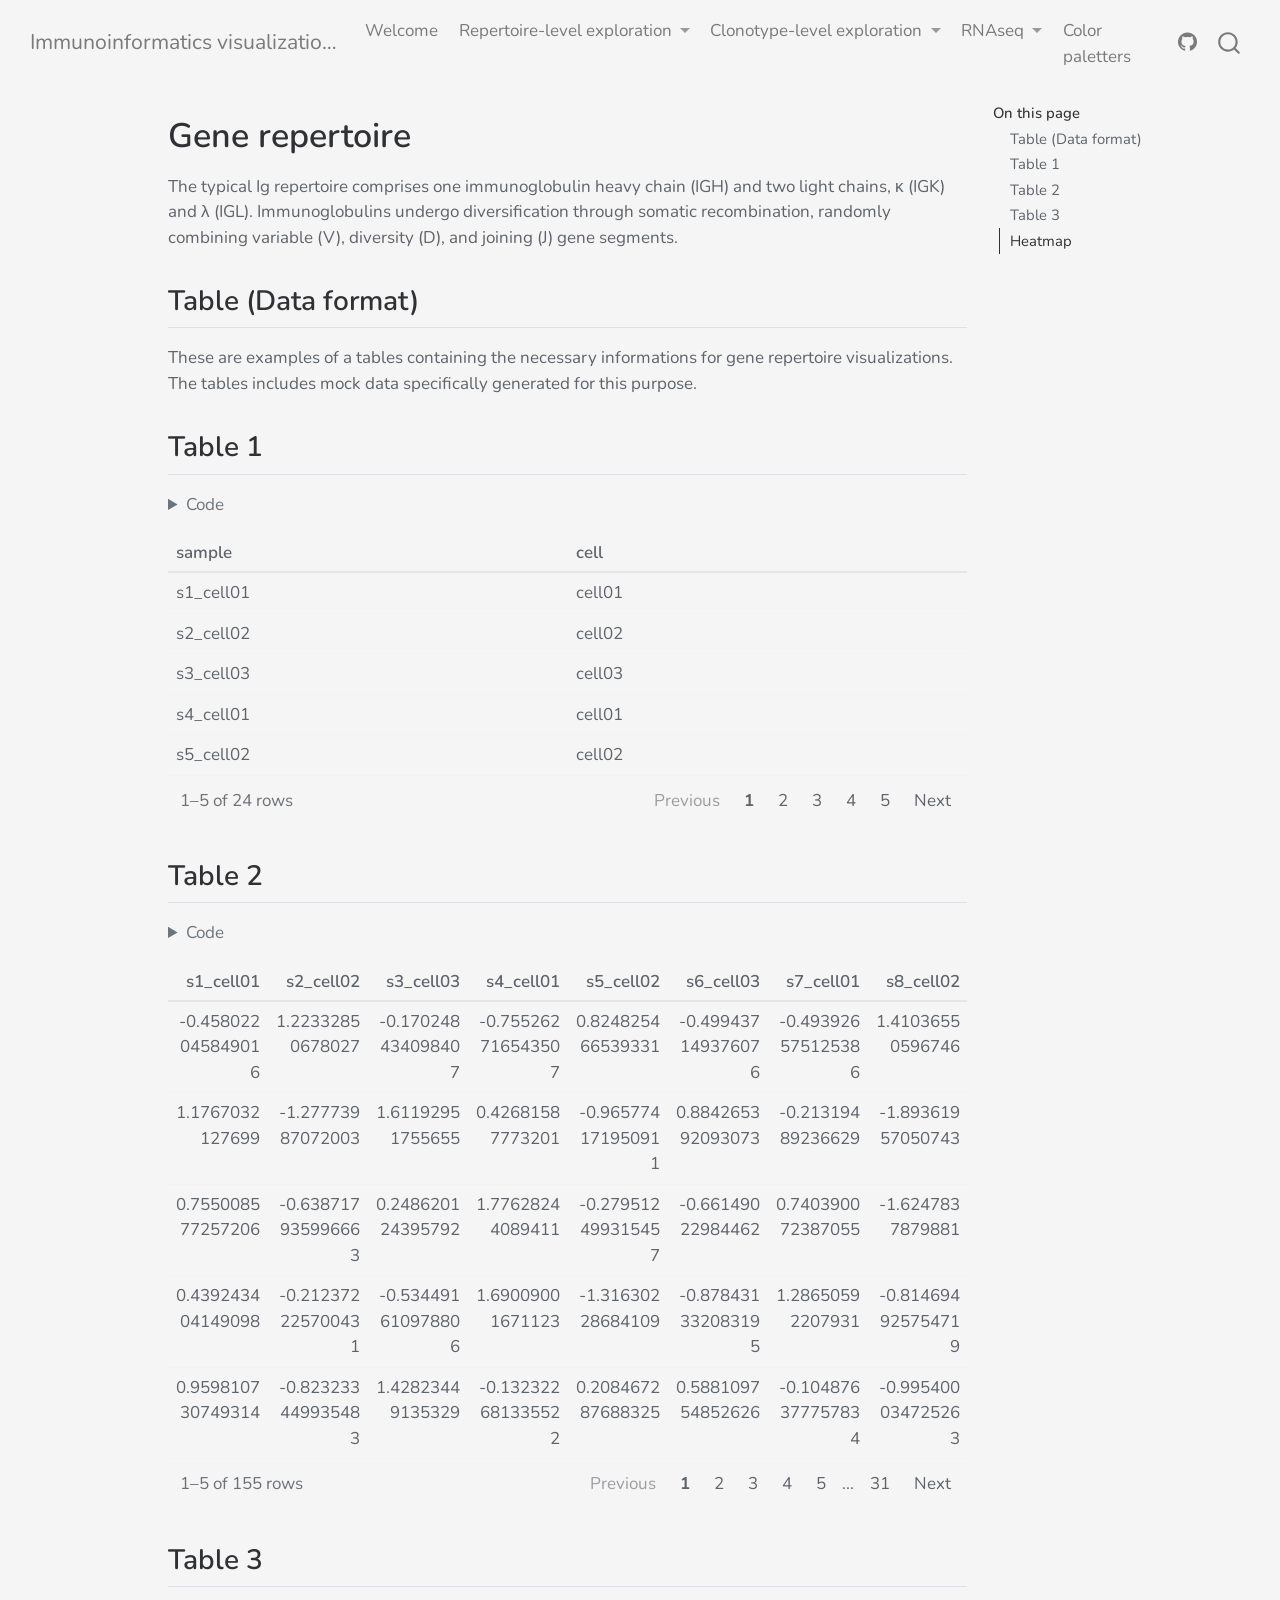
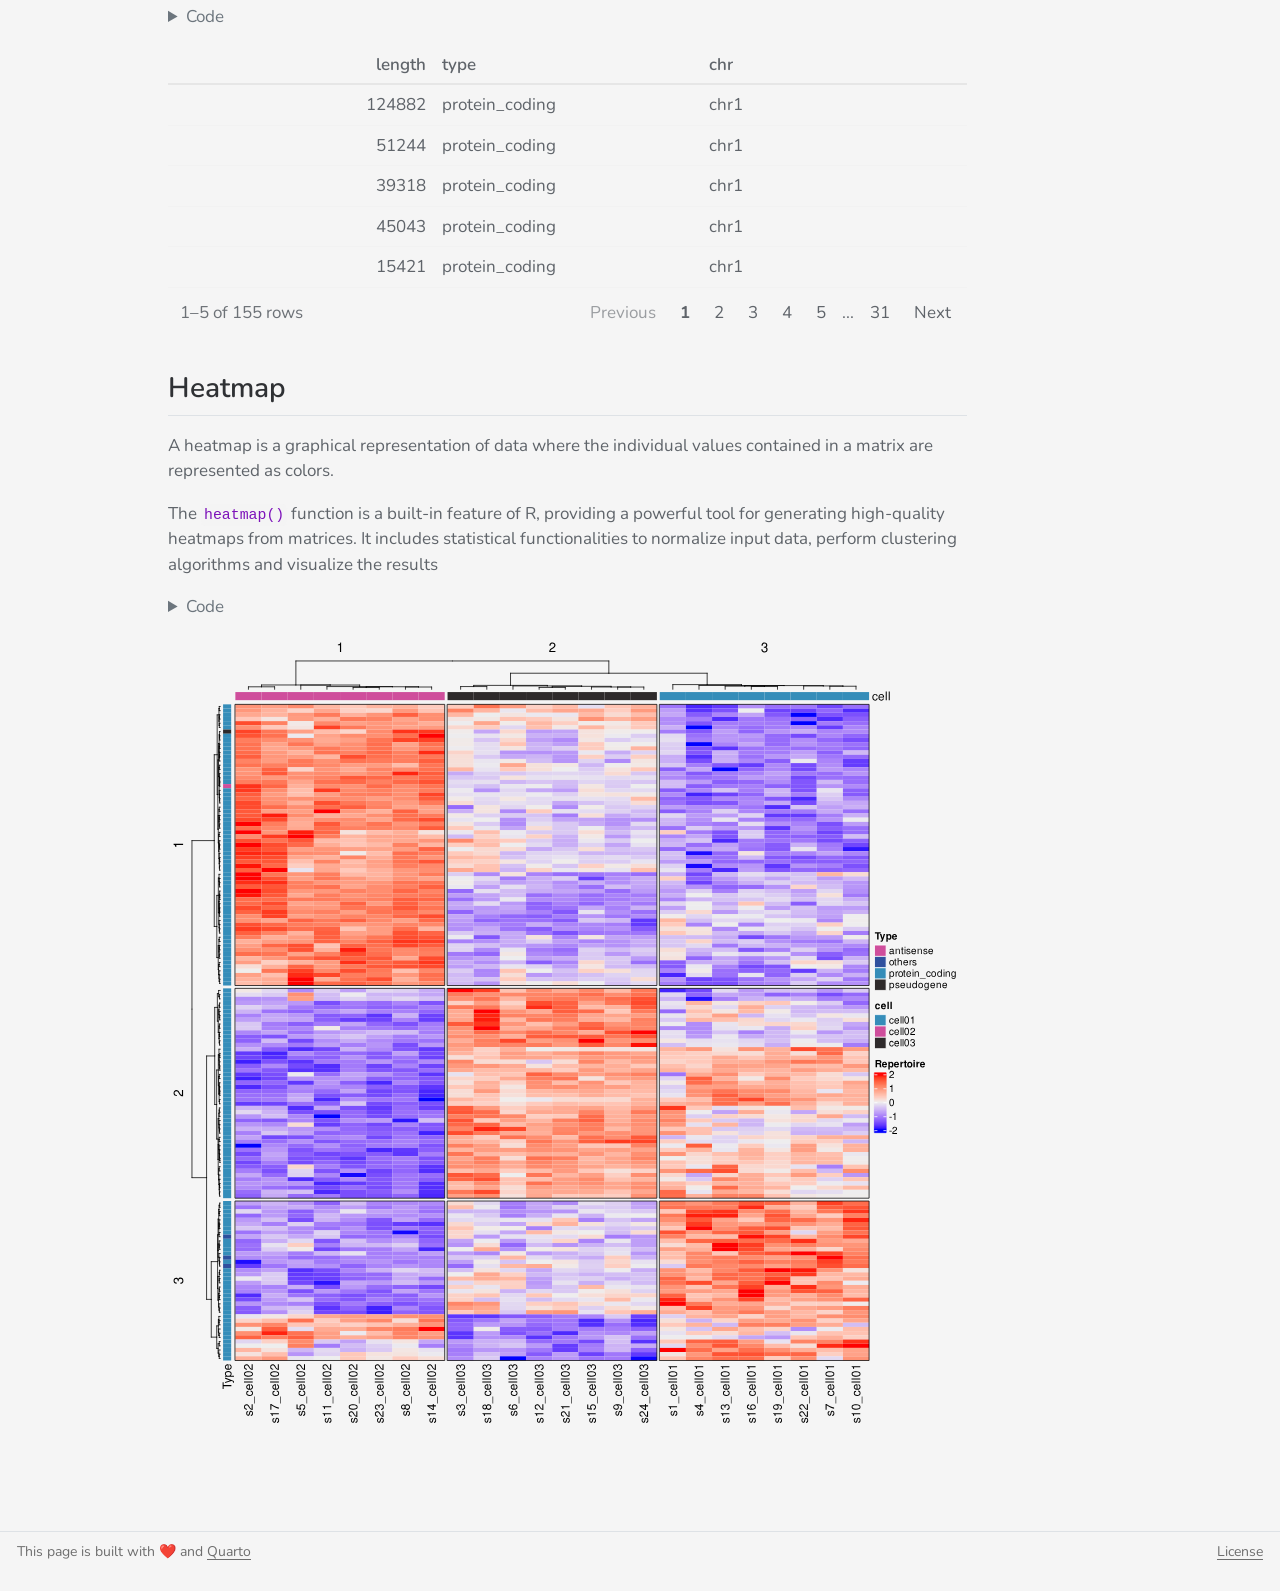
<file: qmd/gene_repertoire.html>
<!DOCTYPE html>
<html xmlns="http://www.w3.org/1999/xhtml" lang="en" xml:lang="en"><head>

<meta charset="utf-8">
<meta name="generator" content="quarto-1.8.27">

<meta name="viewport" content="width=device-width, initial-scale=1.0, user-scalable=yes">


<title>Gene repertoire – Immunoinformatics visualizations</title>
<style>
code{white-space: pre-wrap;}
span.smallcaps{font-variant: small-caps;}
div.columns{display: flex; gap: min(4vw, 1.5em);}
div.column{flex: auto; overflow-x: auto;}
div.hanging-indent{margin-left: 1.5em; text-indent: -1.5em;}
ul.task-list{list-style: none;}
ul.task-list li input[type="checkbox"] {
  width: 0.8em;
  margin: 0 0.8em 0.2em -1em; /* quarto-specific, see https://github.com/quarto-dev/quarto-cli/issues/4556 */ 
  vertical-align: middle;
}
/* CSS for syntax highlighting */
html { -webkit-text-size-adjust: 100%; }
pre > code.sourceCode { white-space: pre; position: relative; }
pre > code.sourceCode > span { display: inline-block; line-height: 1.25; }
pre > code.sourceCode > span:empty { height: 1.2em; }
.sourceCode { overflow: visible; }
code.sourceCode > span { color: inherit; text-decoration: inherit; }
div.sourceCode { margin: 1em 0; }
pre.sourceCode { margin: 0; }
@media screen {
div.sourceCode { overflow: auto; }
}
@media print {
pre > code.sourceCode { white-space: pre-wrap; }
pre > code.sourceCode > span { text-indent: -5em; padding-left: 5em; }
}
pre.numberSource code
  { counter-reset: source-line 0; }
pre.numberSource code > span
  { position: relative; left: -4em; counter-increment: source-line; }
pre.numberSource code > span > a:first-child::before
  { content: counter(source-line);
    position: relative; left: -1em; text-align: right; vertical-align: baseline;
    border: none; display: inline-block;
    -webkit-touch-callout: none; -webkit-user-select: none;
    -khtml-user-select: none; -moz-user-select: none;
    -ms-user-select: none; user-select: none;
    padding: 0 4px; width: 4em;
  }
pre.numberSource { margin-left: 3em;  padding-left: 4px; }
div.sourceCode
  {   }
@media screen {
pre > code.sourceCode > span > a:first-child::before { text-decoration: underline; }
}
</style>


<script src="../site_libs/quarto-nav/quarto-nav.js"></script>
<script src="../site_libs/quarto-nav/headroom.min.js"></script>
<script src="../site_libs/clipboard/clipboard.min.js"></script>
<script src="../site_libs/quarto-search/autocomplete.umd.js"></script>
<script src="../site_libs/quarto-search/fuse.min.js"></script>
<script src="../site_libs/quarto-search/quarto-search.js"></script>
<meta name="quarto:offset" content="../">
<script src="../site_libs/quarto-html/quarto.js" type="module"></script>
<script src="../site_libs/quarto-html/tabsets/tabsets.js" type="module"></script>
<script src="../site_libs/quarto-html/axe/axe-check.js" type="module"></script>
<script src="../site_libs/quarto-html/popper.min.js"></script>
<script src="../site_libs/quarto-html/tippy.umd.min.js"></script>
<script src="../site_libs/quarto-html/anchor.min.js"></script>
<link href="../site_libs/quarto-html/tippy.css" rel="stylesheet">
<link href="../site_libs/quarto-html/quarto-syntax-highlighting-ed96de9b727972fe78a7b5d16c58bf87.css" rel="stylesheet" id="quarto-text-highlighting-styles">
<script src="../site_libs/bootstrap/bootstrap.min.js"></script>
<link href="../site_libs/bootstrap/bootstrap-icons.css" rel="stylesheet">
<link href="../site_libs/bootstrap/bootstrap-b21da08ba9b98a1111c433477eb75fb6.min.css" rel="stylesheet" append-hash="true" id="quarto-bootstrap" data-mode="light">
<script id="quarto-search-options" type="application/json">{
  "location": "navbar",
  "copy-button": false,
  "collapse-after": 3,
  "panel-placement": "end",
  "type": "overlay",
  "limit": 50,
  "keyboard-shortcut": [
    "f",
    "/",
    "s"
  ],
  "show-item-context": false,
  "language": {
    "search-no-results-text": "No results",
    "search-matching-documents-text": "matching documents",
    "search-copy-link-title": "Copy link to search",
    "search-hide-matches-text": "Hide additional matches",
    "search-more-match-text": "more match in this document",
    "search-more-matches-text": "more matches in this document",
    "search-clear-button-title": "Clear",
    "search-text-placeholder": "",
    "search-detached-cancel-button-title": "Cancel",
    "search-submit-button-title": "Submit",
    "search-label": "Search"
  }
}</script>
<script src="../site_libs/core-js-2.5.3/shim.min.js"></script>
<script src="../site_libs/react-18.2.0/react.min.js"></script>
<script src="../site_libs/react-18.2.0/react-dom.min.js"></script>
<script src="../site_libs/reactwidget-2.0.0/react-tools.js"></script>
<link href="../site_libs/htmltools-fill-0.5.9/fill.css" rel="stylesheet">
<script src="../site_libs/htmlwidgets-1.6.4/htmlwidgets.js"></script>
<link href="../site_libs/reactable-0.4.5/reactable.css" rel="stylesheet">
<script src="../site_libs/reactable-binding-0.4.5/reactable.js"></script>


</head>

<body class="nav-fixed quarto-light">

<div id="quarto-search-results"></div>
  <header id="quarto-header" class="headroom fixed-top">
    <nav class="navbar navbar-expand-lg " data-bs-theme="dark">
      <div class="navbar-container container-fluid">
      <div class="navbar-brand-container mx-auto">
    <a class="navbar-brand" href="../index.html">
    <span class="navbar-title">Immunoinformatics visualizations</span>
    </a>
  </div>
            <div id="quarto-search" class="" title="Search"></div>
          <button class="navbar-toggler" type="button" data-bs-toggle="collapse" data-bs-target="#navbarCollapse" aria-controls="navbarCollapse" role="menu" aria-expanded="false" aria-label="Toggle navigation" onclick="if (window.quartoToggleHeadroom) { window.quartoToggleHeadroom(); }">
  <span class="navbar-toggler-icon"></span>
</button>
          <div class="collapse navbar-collapse" id="navbarCollapse">
            <ul class="navbar-nav navbar-nav-scroll me-auto">
  <li class="nav-item">
    <a class="nav-link" href="../index.html"> 
<span class="menu-text">Welcome</span></a>
  </li>  
  <li class="nav-item dropdown ">
    <a class="nav-link dropdown-toggle" href="#" id="nav-menu-repertoire-level-exploration" role="link" data-bs-toggle="dropdown" aria-expanded="false">
 <span class="menu-text">Repertoire-level exploration</span>
    </a>
    <ul class="dropdown-menu" aria-labelledby="nav-menu-repertoire-level-exploration">    
        <li>
    <a class="dropdown-item" href="../qmd/clonality.html">
 <span class="dropdown-text">Clonality</span></a>
  </li>  
        <li>
    <a class="dropdown-item" href="../qmd/diversity.html">
 <span class="dropdown-text">Diversity estimation</span></a>
  </li>  
        <li>
    <a class="dropdown-item" href="../qmd/gene_repertoire.html">
 <span class="dropdown-text">Gene repertoire</span></a>
  </li>  
        <li>
    <a class="dropdown-item" href="../qmd/V(D)J_recombination.html">
 <span class="dropdown-text">V(D)J recombination</span></a>
  </li>  
    </ul>
  </li>
  <li class="nav-item dropdown ">
    <a class="nav-link dropdown-toggle" href="#" id="nav-menu-clonotype-level-exploration" role="link" data-bs-toggle="dropdown" aria-expanded="false">
 <span class="menu-text">Clonotype-level exploration</span>
    </a>
    <ul class="dropdown-menu" aria-labelledby="nav-menu-clonotype-level-exploration">    
        <li>
    <a class="dropdown-item" href="../qmd/clonotype_evolution.html">
 <span class="dropdown-text">Clonotype evolution</span></a>
  </li>  
        <li>
    <a class="dropdown-item" href="../qmd/motif_visualization.html">
 <span class="dropdown-text">Motif visualization</span></a>
  </li>  
    </ul>
  </li>
  <li class="nav-item dropdown ">
    <a class="nav-link dropdown-toggle" href="#" id="nav-menu-rnaseq" role="link" data-bs-toggle="dropdown" aria-expanded="false">
 <span class="menu-text">RNAseq</span>
    </a>
    <ul class="dropdown-menu" aria-labelledby="nav-menu-rnaseq">    
        <li>
    <a class="dropdown-item" href="../qmd/bubble_plot.html">
 <span class="dropdown-text">Bubble plot</span></a>
  </li>  
        <li>
    <a class="dropdown-item" href="../qmd/heatmap.html">
 <span class="dropdown-text">Heatmap</span></a>
  </li>  
        <li>
    <a class="dropdown-item" href="../qmd/pathway_diagram.html">
 <span class="dropdown-text">Pathway diagram</span></a>
  </li>  
        <li>
    <a class="dropdown-item" href="../qmd/PCA.html">
 <span class="dropdown-text">PCA</span></a>
  </li>  
        <li>
    <a class="dropdown-item" href="../qmd/volcano_plot.html">
 <span class="dropdown-text">Volcano plots</span></a>
  </li>  
    </ul>
  </li>
  <li class="nav-item">
    <a class="nav-link" href="../qmd/color_palette.html"> 
<span class="menu-text">Color paletters</span></a>
  </li>  
</ul>
            <ul class="navbar-nav navbar-nav-scroll ms-auto">
  <li class="nav-item compact">
    <a class="nav-link" href="https://github.com/NatAnastas/immunovisual"> <i class="bi bi-github" role="img">
</i> 
<span class="menu-text"></span></a>
  </li>  
</ul>
          </div> <!-- /navcollapse -->
            <div class="quarto-navbar-tools">
</div>
      </div> <!-- /container-fluid -->
    </nav>
</header>
<!-- content -->
<div id="quarto-content" class="quarto-container page-columns page-rows-contents page-layout-article page-navbar">
<!-- sidebar -->
<!-- margin-sidebar -->
    <div id="quarto-margin-sidebar" class="sidebar margin-sidebar">
        <nav id="TOC" role="doc-toc" class="toc-active">
    <h2 id="toc-title">On this page</h2>
   
  <ul>
  <li><a href="#table-data-format" id="toc-table-data-format" class="nav-link active" data-scroll-target="#table-data-format">Table (Data format)</a></li>
  <li><a href="#table-1" id="toc-table-1" class="nav-link" data-scroll-target="#table-1">Table 1</a></li>
  <li><a href="#table-2" id="toc-table-2" class="nav-link" data-scroll-target="#table-2">Table 2</a></li>
  <li><a href="#table-3" id="toc-table-3" class="nav-link" data-scroll-target="#table-3">Table 3</a></li>
  <li><a href="#heatmap" id="toc-heatmap" class="nav-link" data-scroll-target="#heatmap">Heatmap</a></li>
  </ul>
</nav>
    </div>
<!-- main -->
<main class="content" id="quarto-document-content">

<header id="title-block-header" class="quarto-title-block default">
<div class="quarto-title">
<h1 class="title">Gene repertoire</h1>
</div>



<div class="quarto-title-meta">

    
  
    
  </div>
  


</header>


<p>The typical Ig repertoire comprises one immunoglobulin heavy chain (IGH) and two light chains, κ (IGK) and λ (IGL). Immunoglobulins undergo diversification through somatic recombination, randomly combining variable (V), diversity (D), and joining (J) gene segments.</p>
<section id="table-data-format" class="level2">
<h2 class="anchored" data-anchor-id="table-data-format">Table (Data format)</h2>
<p>These are examples of a tables containing the necessary informations for gene repertoire visualizations. The tables includes mock data specifically generated for this purpose.</p>
</section>
<section id="table-1" class="level2">
<h2 class="anchored" data-anchor-id="table-1">Table 1</h2>
<div class="cell">
<details class="code-fold">
<summary>Code</summary>
<div class="code-copy-outer-scaffold"><div class="sourceCode cell-code" id="cb1"><pre class="sourceCode r code-with-copy"><code class="sourceCode r"><span id="cb1-1"><a href="#cb1-1" aria-hidden="true" tabindex="-1"></a><span class="fu">library</span>(stringr)</span>
<span id="cb1-2"><a href="#cb1-2" aria-hidden="true" tabindex="-1"></a><span class="fu">library</span>(data.table)</span>
<span id="cb1-3"><a href="#cb1-3" aria-hidden="true" tabindex="-1"></a><span class="fu">library</span>(reactable)</span>
<span id="cb1-4"><a href="#cb1-4" aria-hidden="true" tabindex="-1"></a></span>
<span id="cb1-5"><a href="#cb1-5" aria-hidden="true" tabindex="-1"></a></span>
<span id="cb1-6"><a href="#cb1-6" aria-hidden="true" tabindex="-1"></a>c_s <span class="ot">=</span> <span class="fu">fread</span>(<span class="st">"../inst/data/c_s.txt"</span>)</span>
<span id="cb1-7"><a href="#cb1-7" aria-hidden="true" tabindex="-1"></a></span>
<span id="cb1-8"><a href="#cb1-8" aria-hidden="true" tabindex="-1"></a><span class="fu">reactable</span>(</span>
<span id="cb1-9"><a href="#cb1-9" aria-hidden="true" tabindex="-1"></a></span>
<span id="cb1-10"><a href="#cb1-10" aria-hidden="true" tabindex="-1"></a>  c_s,</span>
<span id="cb1-11"><a href="#cb1-11" aria-hidden="true" tabindex="-1"></a>  <span class="at">defaultPageSize =</span> <span class="dv">5</span>,</span>
<span id="cb1-12"><a href="#cb1-12" aria-hidden="true" tabindex="-1"></a>  <span class="at">theme =</span> <span class="fu">reactableTheme</span>(</span>
<span id="cb1-13"><a href="#cb1-13" aria-hidden="true" tabindex="-1"></a>    <span class="at">backgroundColor  =</span> <span class="st">"transparent"</span></span>
<span id="cb1-14"><a href="#cb1-14" aria-hidden="true" tabindex="-1"></a>  )</span>
<span id="cb1-15"><a href="#cb1-15" aria-hidden="true" tabindex="-1"></a>)</span></code></pre></div><button title="Copy to Clipboard" class="code-copy-button"><i class="bi"></i></button></div>
</details>
<div class="cell-output-display">
<div class="reactable html-widget html-fill-item" id="htmlwidget-2b065d1a616b98867830" style="width:auto;height:auto;"></div>
<script type="application/json" data-for="htmlwidget-2b065d1a616b98867830">{"x":{"tag":{"name":"Reactable","attribs":{"data":{"sample":["s1_cell01","s2_cell02","s3_cell03","s4_cell01","s5_cell02","s6_cell03","s7_cell01","s8_cell02","s9_cell03","s10_cell01","s11_cell02","s12_cell03","s13_cell01","s14_cell02","s15_cell03","s16_cell01","s17_cell02","s18_cell03","s19_cell01","s20_cell02","s21_cell03","s22_cell01","s23_cell02","s24_cell03"],"cell":["cell01","cell02","cell03","cell01","cell02","cell03","cell01","cell02","cell03","cell01","cell02","cell03","cell01","cell02","cell03","cell01","cell02","cell03","cell01","cell02","cell03","cell01","cell02","cell03"]},"columns":[{"id":"sample","name":"sample","type":"character"},{"id":"cell","name":"cell","type":"character"}],"defaultPageSize":5,"theme":{"backgroundColor":"transparent"},"dataKey":"155b7412a3fb26cab1ce50e7040e1256"},"children":[]},"class":"reactR_markup"},"evals":[],"jsHooks":[]}</script>
</div>
</div>
</section>
<section id="table-2" class="level2">
<h2 class="anchored" data-anchor-id="table-2">Table 2</h2>
<div class="cell">
<details class="code-fold">
<summary>Code</summary>
<div class="code-copy-outer-scaffold"><div class="sourceCode cell-code" id="cb2"><pre class="sourceCode r code-with-copy"><code class="sourceCode r"><span id="cb2-1"><a href="#cb2-1" aria-hidden="true" tabindex="-1"></a>m <span class="ot">=</span> <span class="fu">fread</span>(<span class="st">"../inst/data/m.txt"</span>) <span class="sc">|&gt;</span> <span class="fu">as.matrix</span>()</span>
<span id="cb2-2"><a href="#cb2-2" aria-hidden="true" tabindex="-1"></a></span>
<span id="cb2-3"><a href="#cb2-3" aria-hidden="true" tabindex="-1"></a></span>
<span id="cb2-4"><a href="#cb2-4" aria-hidden="true" tabindex="-1"></a><span class="fu">reactable</span>(</span>
<span id="cb2-5"><a href="#cb2-5" aria-hidden="true" tabindex="-1"></a></span>
<span id="cb2-6"><a href="#cb2-6" aria-hidden="true" tabindex="-1"></a>  m,</span>
<span id="cb2-7"><a href="#cb2-7" aria-hidden="true" tabindex="-1"></a>  <span class="at">defaultPageSize =</span> <span class="dv">5</span>,</span>
<span id="cb2-8"><a href="#cb2-8" aria-hidden="true" tabindex="-1"></a>  <span class="at">theme =</span> <span class="fu">reactableTheme</span>(</span>
<span id="cb2-9"><a href="#cb2-9" aria-hidden="true" tabindex="-1"></a>    <span class="at">backgroundColor  =</span> <span class="st">"transparent"</span></span>
<span id="cb2-10"><a href="#cb2-10" aria-hidden="true" tabindex="-1"></a>  )</span>
<span id="cb2-11"><a href="#cb2-11" aria-hidden="true" tabindex="-1"></a>)</span></code></pre></div><button title="Copy to Clipboard" class="code-copy-button"><i class="bi"></i></button></div>
</details>
<div class="cell-output-display">
<div class="reactable html-widget html-fill-item" id="htmlwidget-7876440108f793c92ee5" style="width:auto;height:auto;"></div>
<script type="application/json" data-for="htmlwidget-7876440108f793c92ee5">{"x":{"tag":{"name":"Reactable","attribs":{"data":{"s1_cell01":[-0.458022045849016,1.1767032127699,0.755008577257206,0.439243404149098,0.959810730749314,0.443513277835075,0.202376786285852,-0.965050343322507,-0.0891249337415846,-0.526899528261731,1.41117876162858,0.920483397455962,-0.373639542323305,0.160312066032114,-1.32060573907034,-0.125910956672363,0.299161021514239,1.79424978548633,1.06542190185515,1.00635258332757,-0.780207971746025,-0.0235455287067952,0.250338008950715,-0.367849832141003,0.2139602470772,-0.261930526003853,0.457419030911948,0.360602653668247,-0.114384462023155,-0.421567687485677,0.385052239672549,0.0561987600209913,0.124763860056235,0.0928343758518042,-1.20996018742749,-0.221899044766899,0.577868787580265,0.0734250411967164,-0.58376897074852,-0.810641929147289,-0.213735764188262,-0.93217811136257,-0.296027364229097,1.61548126143325,-0.222549667820576,1.02707037515346,-0.647017126284681,0.438425706727684,0.54831859028777,-0.985957655396156,-0.525476357716994,1.22819424732086,0.969137642897965,-0.175891485300905,-0.60156150536983,-0.271443527950684,0.412541188259214,-0.195094545389495,-0.0901163443967901,0.0880357872307778,-0.237278441643591,0.175385989773887,1.19239031369571,-0.887297420924036,-0.737115788058842,0.404350551897029,-0.328757553181203,-0.428474091381877,-0.333949347926244,-0.100351301680493,0.454748228097119,0.424982014650439,0.985274106745951,-0.47241853897811,0.397435899456113,-0.943900044101312,-1.79124026170444,-0.464725606048283,1.33536971617609,-1.12661996221487,-0.820086009933456,0.00509945223571128,0.53379838144804,-0.574211718827534,1.48633928684196,-0.537870291247145,1.8739219836437,1.38022888897578,-0.170934705669663,0.544084162860966,-1.32117252854166,-0.182738727846718,0.0976091251760741,0.6703450607436,0.489201862320017,-0.574487377957981,2.33618108835427,0.193497656593164,-1.81365862387664,-0.743583743206696,0.412926665006011,-0.487167735697977,-0.915357053961829,0.418774033479226,-1.28602009154887,-0.197269039114621,-0.537733252834929,-0.283833561858844,-0.918160327028245,0.0331313107339661,-0.299793648286666,-1.33409090302762,0.876180820134963,-0.509113794228255,-0.320435854110123,-0.135829451535719,-1.05211800701209,0.420600225072008,0.70336979957047,-0.442428359662729,1.28738286929504,0.14325649454011,-1.15923513147138,-0.600889058486405,-0.0411647223612128,-0.0216225534398392,-1.35919640237425,-1.21983132392856,-0.745704896755113,0.681736562952717,-0.582211950330597,2.34653137207621,0.627692303005259,-1.03945750361123,0.527016594297461,-1.12566140403884,-0.595465042649548,-0.10102871817733,0.700834977867208,0.74928477823469,-0.965030716810836,0.364770850721239,-0.32391762330778,0.569158572742504,1.4561604441462,1.33675336522839,1.02295496663308,1.01095766476597,-0.763332691194313,1.00243492921058,0.498368380141356,1.01137688345605,-1.16447768557253,-0.232759352114752,-1.34640742834385],"s2_cell02":[1.22332850678027,-1.27773987072003,-0.638717935996663,-0.212372225700431,-0.823233449935483,-1.64170206709096,-1.14737587915889,1.09373202812816,-0.78076627956,-0.68652457833835,-1.18572040107494,-0.987290069404971,0.890311183400329,1.76211930112659,0.900893722300109,-0.945259196579267,-1.8316957442857,-0.517319220189068,-0.777320910961141,-0.943897428796689,1.98397490351238,-0.358032189509183,-0.645150999453556,1.33344083395499,-1.92442932304901,1.93030182541033,-0.560530740099619,-1.04279939393128,1.03991312014499,1.87467617394264,2.20447396703945,-1.24989275548472,0.138651060419538,-1.29673321164978,-0.54182199408039,1.39233885267175,-0.82962216469323,-1.03612833158445,1.92934842947197,1.00312095127899,1.54758737864761,-0.337503276791316,1.47395760040409,-1.13202044619072,1.40540866747135,-0.206953516607757,0.784851690153896,-0.230342792040673,-1.33289435293078,0.0164577168881744,1.67360592807779,-0.703567653497529,-0.820967074180651,-1.33838103030626,1.51490851101881,-0.0885765756509774,-1.13986779099464,-1.25875242046358,-0.994281179090622,1.3800500180983,-0.162224572103989,0.312794549121203,-0.674647853546013,1.66097007151054,1.6690374816713,-1.55261309867909,-0.728781462014038,1.22211478911444,0.698124536156223,-1.16771274155561,-0.375160726156278,1.50239287726811,-1.50155242994132,1.8157637581321,-1.14196703614885,1.10221410138213,0.862273973162525,1.75165394907816,-1.12557376306413,1.00839623977703,0.672996389945815,-1.20410070132425,-1.33150380013183,1.03804835961747,-1.7516634900482,-0.884350521945512,-1.48194247204264,-1.293592778975,-0.264062226184142,-1.24430952260051,0.993833244477288,1.60898153066391,0.0725449272539998,-0.58501979025783,-1.5309763538356,2.19740364195478,0.629205521467428,1.06158733656904,0.0694418325209771,1.6640759689367,1.62690209487689,1.83599108916688,1.52296333217054,1.02978153681165,1.44317070083997,-0.0123855929275569,2.01525593744613,1.33131034723074,0.439520011335385,1.06697909893592,-1.76709962055443,1.54797304116986,-1.19827924934111,2.22751319072385,1.33459823979189,1.22687291853949,1.71283406226853,-1.35529458758781,-1.63289946724704,-0.874383112845847,-1.23852674356528,0.647005898203143,1.68053475988379,1.54075245567061,-1.99556093552151,1.47766837375834,0.1996240799808,1.75942090947003,0.973558569304315,-1.11223289438497,1.1729661596852,-0.808289656654251,1.03580293708969,0.559925699350256,-0.763870084379567,-1.65341679568232,1.63213616522108,1.50384503077254,-0.899917460235498,-1.36057309046082,1.37078644375344,2.32474507111805,-1.61988251151295,-0.911925505359667,-0.0578982912603095,-0.753334507073752,-0.899745551680438,-0.78575118497668,1.55164495241677,-1.03186121111096,0.709932894663642,-1.01264602253353,1.36782535014528,-1.82949367742263,1.77633786231053],"s3_cell03":[-0.170248434098407,1.61192951755655,0.248620124395792,-0.534491610978806,1.42823449135329,0.666385600440191,-0.836835335040331,-0.478582079840306,0.347959357521937,0.745206487111939,1.2863438396094,-0.086222819446555,-0.245353175070702,-0.884918137528757,-0.608866808166499,0.910765956680314,1.14183500424913,1.52647069110342,-0.196902367837893,0.34005515464923,-1.2155284699046,1.55565655302157,1.58411546107679,0.169107090107055,-0.744345317340131,0.230684693549537,1.16804380623028,0.687825551117948,-1.68190675374044,0.409958064408237,-0.0618530679084662,0.158528827190768,-1.01835104376236,0.729460936206885,0.765274731228675,0.303060714726924,0.602644834504589,1.44957624884379,-0.739798048898236,-0.624324616103765,0.063371643100858,1.04558151670043,-1.26028194239463,0.268796518990505,-0.629337938951599,1.57961223039738,0.633627191588933,-0.777145395241607,0.911993466891562,-0.317176394864979,-0.112779615372168,0.220890225052068,1.21445142956059,1.08318556721519,0.187649308589872,-1.67195952380683,0.621975707493558,0.207245936265344,0.753086986072285,-1.07521288746135,1.25297981114268,-1.37951040998751,0.282266739906939,-0.0215773610055347,-0.690461280681731,0.181873859053723,0.823044345695855,-0.0477571427238711,-1.01354422273036,0.191755835366145,0.468939068766347,-0.338343223190698,1.29723485992706,-0.247436491602168,0.644440090004837,-0.360545339452139,-0.48817574793218,0.610839599217777,0.560622520528335,0.414936596597881,-0.407873498822099,0.815775714140317,0.959384492127827,0.26017998001298,0.332075034211612,1.04940410232111,0.328530482160883,0.876153937529802,1.27479351016592,-0.693296676189764,0.626768634298787,-0.020632159566068,-1.26025791814829,0.824387611766344,0.978127093285404,-0.303071246413999,-1.07848346439507,-0.255944725848889,2.2820142083057,-1.21321799316057,-0.837068080058203,0.0317756000306634,-0.126865561889302,-1.25854480147646,0.0516147359471307,-0.936071034035456,0.11837701145933,0.0492766884671263,0.121391218108828,-0.653041293587293,0.432522027724264,-0.572981674188604,-0.0138159753654114,0.376792023044219,-0.0259051939487464,0.0446478469901194,0.0339123223667229,1.06819533918644,0.375719010918021,0.9512362752191,-0.0874415724827137,-0.839228725104222,0.207721689659841,-0.0607641467087223,1.2089712587712,-1.6956922621315,-0.749290124593349,-0.0150058379960443,1.18860756941468,0.774434896705631,0.17090941131093,1.14038391943564,-0.764624264447922,-0.479448232392978,-0.749162514381502,-0.119725313898654,1.11355020695513,0.789659675961988,0.542487799272187,0.420697809675297,-1.16453849583306,-0.0169767384834913,-1.21337583827575,-0.357015109209076,0.578701216067142,-0.202949950719922,-0.431079397512519,-0.0042469329418677,0.378496799400172,0.533935722336036,-0.890637603682417,1.65872380973286,0.408449731164663,0.292719703172446,-0.0421416643979642],"s4_cell01":[-0.755262716543507,0.42681587773201,1.77628244089411,1.69009001671123,-0.132322681335522,0.341576567873164,0.568617823154964,-0.670037526845903,0.630773279628792,-0.0735579248457047,-0.102221398066795,0.901833161515454,-0.196707185813491,0.114745862380058,-0.596880250801416,-0.863855305108799,0.417132897155232,0.431608932426015,1.56617562727663,0.482736909548664,-0.277354702751847,-0.902790276761935,-0.650729484574005,-1.04167720046246,1.04424632743858,-1.93517661580632,0.506731073401185,-0.168665376814541,0.395962055287791,-1.93047291929949,-1.05986608115959,1.38984186945929,0.973225526513449,-0.143381011053853,0.513814594982466,-1.3938226584454,0.337282988317613,-0.335082545697098,-0.00484055845173211,-1.37493796480424,-0.760238703034017,-0.907892971421121,0.240036658656359,0.926587411496052,0.00885168814142502,-0.0142288856914192,-1.34485016213219,1.45559070623254,1.74047094765324,0.0407351985309148,-0.872520918932165,0.998786657643333,-0.294175074433231,-0.770887018901281,-1.7236021253958,0.664295718659502,0.555767049613097,1.0676241019468,0.305145524719634,-0.654955775837651,-1.25408259146349,-0.545529243630077,0.611857031717983,-1.4089215313448,-0.0147360166804292,0.392181625470063,0.622850530804649,-0.475394167714712,0.302566800425738,1.01701595489904,1.95288398795087,0.152183572355772,0.271634537853602,-1.33726655375617,0.660592321226824,-1.17206812350022,-0.179426426228559,-1.12966550804511,1.26911145116314,-1.78830804058125,-1.57228607521532,0.173169306747576,0.292000016523192,-2.24192899730326,0.469558913240193,-1.91320301397119,0.588316996676345,0.686533859486254,0.252077861718593,1.45046067827726,-0.647102404959054,-1.16098826453188,-0.383397206751295,0.953067785482109,0.198307548622477,-1.53028527354788,1.37876246528741,-0.495571008091919,-1.5331950382985,-0.890400202989229,-0.983923145535193,-1.5687381573263,-1.81036235199631,0.666048483529063,-1.37914227494859,1.073248019671,-0.978842910208834,-2.29057872595535,-1.04339408291628,-0.237409020285208,0.882049612928051,-0.998075773770888,0.692415615287829,-1.1770731400546,-1.43753394885235,-1.05412404654993,-1.37110888173534,-0.0832636628616435,0.795124018691306,-0.0993436268013196,1.90190779543055,-1.26956283668006,-1.45123337332323,-0.845677157142363,1.52101330691214,-0.0355112742852891,-0.0746193605100283,-0.762706739480107,-1.69213427560521,0.492709253521094,-1.471220916711,1.28018182076612,-0.447689792738261,-1.42977753676014,1.13348723385174,0.771070379664011,-0.38664648669322,-1.03268818626952,0.0381230878147688,0.513913492565908,-0.517756631985311,-1.28309399448642,1.2746735335771,1.09853092271682,0.596419611178885,1.65832051705735,0.569265309558811,0.774402616358464,-0.741824015597001,1.40413663191668,1.15417408039526,0.520553466745598,-0.321584429137269,1.5111604209867,-0.949265486139387],"s5_cell02":[0.824825466539331,-0.965774171950911,-0.279512499315457,-1.31630228684109,0.208467287688325,-0.923560478012935,0.365471111606609,2.1957517280673,-0.790202737856656,-1.44538354856888,-0.419322609914152,-1.44292376577534,1.64466939484457,1.3732992591823,0.67429726615769,-1.13815410587242,-1.6826503199027,-1.7558068507172,-1.47855096751315,-0.587335044160378,0.959702575024183,-1.318811697213,-0.274795380743852,1.26067092559792,-0.697128134814093,0.360292457145617,-0.810241860524317,-0.855314550452973,1.32651752827899,1.08018549828091,1.90591968320407,-1.6602023919176,-0.824634703175423,-1.5168833282247,-1.27897033312091,0.691795560241365,-0.816411910634994,-1.74704966631117,0.784657761429201,1.02332749480171,1.09902921550933,-0.93970816337224,1.09067383631991,-0.902946083985949,0.826262920230113,-1.46266705791737,0.945558838033669,1.08881335239124,-0.396024053523834,1.74236548314948,0.815595312627995,-0.819365565351916,-0.961530543654435,-0.775498921890485,0.934017672748394,0.287595757162553,-0.591339713217018,-1.02599683336463,-0.799914528809825,0.856377161442974,1.0396727939331,1.35341230223567,-0.641806936318017,0.0689517151594647,0.975191062268852,-1.23495757854229,-0.686246515616398,0.906829001956213,0.975655231420196,-0.691392651781987,-0.907907161418214,0.67448802084328,-1.32068719368094,0.70322807956455,-1.42110630026529,1.06153834269308,1.85034981934077,0.81349480280149,-0.591803556955974,1.09063515189072,2.18565307123313,-1.46158936624553,-1.50635439947085,0.121206472572656,-1.12485745131275,0.896879106463115,-0.397577242450827,-1.19768552011266,-1.06071683000935,-0.200853389308922,0.298293921481539,-0.037186061833082,-0.151001243882292,-1.75574095235544,-1.49386436011575,0.98509684494076,-0.509649917738813,1.61842276309104,-0.916569642602457,1.05848593033794,1.23266216037344,1.20832430334158,0.535395650568789,0.461249041909715,1.05733377675451,1.2167984928549,0.733509778597883,1.29913957961771,0.912939020524895,0.871448866690551,-0.932622726387995,0.886634751892922,0.0477937268097856,1.41834146992833,0.931028938472915,1.01894974920797,0.873330161249607,0.280216305101518,-1.16974021795277,-1.06610107394675,-1.23377981911952,1.36541263061346,0.688804381112145,1.2149799675825,-1.21469244874467,1.50369226119302,1.45676840573213,0.877010486344941,0.323470106192745,-1.69831819458061,1.2777728434602,-1.00585368499767,1.47049928184537,1.98837198609645,-1.04029760836748,-0.0498619166102321,1.57996843106979,-0.0960450170540757,-1.32257472351637,-0.254703747283372,1.28115313709225,0.871435472062761,-0.754950429873387,-1.20564539015813,-1.61710803163761,-1.51699168872812,-1.7233332463942,-1.63539249802847,0.528108550688207,-0.239166225831375,-0.0842290483646226,-0.703676014359698,0.785237251333239,-0.842515391604594,0.560813809046624],"s6_cell03":[-0.499437149376076,0.884265392093073,-0.66149022984462,-0.878431332083195,0.588109754852626,0.901013154791521,-1.23702627776992,-0.0939363613025013,0.321410529743208,1.33873218922996,0.296306743114972,-0.547732648038011,-0.665034899272511,-1.12874780433199,-0.502227260730308,1.09998611927016,0.19529584344544,0.366371444111583,-0.0842617037434215,0.354484199778961,-0.461617709999914,0.976910325885109,-0.00370335348635948,0.799948627115315,-0.394930078495793,-0.414713081961477,1.69360008611682,0.331803452920301,-1.4221298801567,-0.510785190861958,-0.0454406448389578,0.309785797088866,-0.743578642160278,1.69235987625233,1.0106994436398,-0.828465870884142,0.481671576130026,0.498060419177553,-0.458988989960247,-0.367560546411907,-0.330477795386958,0.704069815350703,-0.740318544197448,-0.638426675439645,-0.78262011281238,0.282370285906291,0.113068603517844,-0.511066251850139,-0.220732130026372,0.478098826305785,-0.877214687557086,-1.03091643347222,1.12543452400305,0.706455128830485,-0.642152976633487,-1.39258418743956,0.0154093019365046,0.238297012616083,1.19492018352971,0.0867701495763922,1.12182545871109,-0.695172751893737,-0.122339829818502,0.0382407324505083,-0.652251288719156,0.853419412875306,0.614364823150542,-0.66065807571877,-0.585371171836934,0.168540458768264,0.032920157453251,-0.635122783060373,0.57061267558894,-0.0836317085947593,0.913305068419645,0.135590782880114,0.191992066953469,-0.394926878400381,-1.1030215184953,0.91611660421457,0.400879738774035,0.207080745719798,0.764485965818929,-0.216264064866936,-0.199280910313113,0.651997516879907,-0.136789866159166,0.158034490759941,0.593941781626105,-0.779393939530301,0.418955596567981,0.0815873694241529,-1.343280471059,0.689661139795646,0.786851800339651,0.140619929229969,-0.831001693953975,-0.082647001452858,0.514846673680419,-0.225417045699495,-1.04875259289914,-0.717615772257538,-0.140415248495056,-0.829736223713445,0.0949153080527836,-0.384878886834622,-0.914373642815751,0.47539664729001,0.489400273889138,-1.24804028121244,0.103096092486458,-0.929507112040778,-0.858408838796098,-0.00812617899102117,0.12344838562104,0.260317881414259,0.256976665495025,0.739782195540885,0.173872035992979,1.15035584192014,-1.0371560298394,-0.0121457058523161,-0.125971825901912,-0.14377169856436,0.198962351214321,-0.916734406613867,-0.0907648704044316,0.212099899262509,-0.0755063673431991,0.60157786598012,0.0719202606797593,-0.197788752309187,-1.12708512811165,0.158179638003936,0.0733182374392828,0.469751545045643,0.396210232733308,-0.539530471744402,0.211557366530131,-0.352494139742228,-0.0655656633709847,-1.06451399166127,0.61317186935039,0.631681782388605,0.636236652002379,0.328893161197695,-0.221995592640443,0.344594745750347,0.113927740837936,0.370474427997514,-2.17913228755241,0.774864847284367,-0.680498383960514,0.780234304708491,-0.216413451943],"s7_cell01":[-0.493926575125386,-0.21319489236629,0.740390072387055,1.28650592207931,-0.104876377757834,1.41060394814333,1.00821385931824,-1.35541076411931,-0.306943111259361,0.6967603826088,-0.149348352032014,1.48517405986663,-0.79877166123667,0.00693431489315519,0.197983257304907,-0.799132576758189,1.1564930682751,0.0817632675374699,0.981163732356474,0.984286037089293,-0.217063819164113,-0.252871550357939,0.369429600820776,-0.898758903997437,1.73851428789795,-1.02529639453756,-0.469395494267351,0.352875076522951,0.484195255607752,-0.675596065761954,-1.54846924835122,0.392074073336979,0.352184224263278,-0.448760548543231,-0.450095460693749,-1.30264944922698,-0.0349143748810333,-0.266902500874061,0.159660169391394,-1.18870184569336,-1.03908382195862,-0.210776736634529,-0.68143490067383,0.899260329904726,-0.205172905264517,0.190347960372602,-1.42262437358758,1.16105452481175,0.913260557935063,-0.553282532402013,-0.823649197656861,1.74043433696631,0.793890120314966,-0.396846526506878,-1.0954263955252,1.06097507435978,0.600887134973247,-0.0990749627373845,0.0975593959375227,-1.32625621513273,-1.47749063047126,0.336927421953696,1.1028989497086,-1.06005765224211,-0.760550153625697,0.961342310560057,-0.299801872043968,-0.757458407628752,-1.12769984877388,0.801233963269072,0.580653692732559,0.285906601954744,0.529458184361401,-0.842805170364463,0.064119952339661,-1.16440980310612,-0.927908232287155,-1.22523360732944,1.51048090617104,-1.53730863331104,-0.253563295071026,0.604048150043722,0.569072761271284,-1.61881385373369,1.07998018924451,-1.04462044796266,1.01258108495295,0.0306010821531704,-0.638265211569809,0.915056464524197,-0.787200140823837,-0.9630741123408,-0.0340568158495205,1.33730136989148,0.57905805910469,0.63136399213912,0.546499758654581,-0.822171770415275,-0.818716449158897,-0.73073359287867,0.356156690483703,-0.528033056861833,-0.289555999215454,0.741970622190271,-0.39303283242454,1.85361376640024,-1.45955292482267,-1.03929137316792,-1.75396771118185,-0.724435007376894,0.435372283359559,-0.63153555999871,0.295156128466973,-1.08393198301387,-1.08932202971196,-1.23626424143206,-0.962262196971028,-1.01954507740092,0.266359936976303,-0.0266531655361268,0.375747532619382,-1.48138700653828,-0.562139123693411,-0.44548057542609,0.152970091344533,0.719422532694699,0.071279646321773,-1.00937667309672,-1.24709391935313,0.735013187181107,-0.97899809630772,0.340681933072763,-0.943211803813363,-0.894321084482985,1.709135238621,0.208590677665258,-1.48914751215386,-1.31763632739961,0.267285563122866,0.314488708267818,-0.222805571665403,-0.766236669840064,1.64275720488048,2.24280937453918,0.497174930791569,1.09593189204809,0.988621380578692,0.619792062048828,-1.32706663387077,-0.490025022764053,-0.187888764970423,-0.529173047822778,-1.3273747488278,0.255617444634593,-0.101918107896975],"s8_cell02":[1.41036550596746,-1.89361957050743,-1.6247837879881,-0.814694925754719,-0.995400034725263,-0.718068187807082,-0.28789117792636,0.815254969305139,-0.972469885747511,-1.12102952827139,-0.881218191440621,-0.692319041134278,1.70356095555087,1.36449539844483,1.55500036201429,-0.470169994155078,-1.22878616906575,-1.20568633093365,-0.698542197244359,-1.29630002911361,1.43907513078668,-1.44042979182205,-1.10167166433518,0.570534259646994,-1.10130792487481,1.2200293410866,-1.31615857437076,-1.00667757396974,1.1723849914089,1.36462601301511,0.716245088593007,-0.975735861023152,0.12893354503858,-1.08176846153218,-1.00611996189256,1.20503347708835,-1.0823365277593,-1.12520327775016,1.23004251026935,1.88086597621853,1.34867133977563,-1.20985872983663,1.33654478756183,-1.94386642176922,1.4826777800467,-1.15714906046173,1.49635412521641,0.111480638898806,-0.978343115541301,0.53064228376834,1.41716651261298,-0.913546793977493,-1.20602915570619,-1.03832966185633,1.23073596685479,1.02817126105137,-1.10848240749318,-1.41681275799999,-0.556392227654946,1.10184288890314,-0.530315333452406,0.202391220751311,-0.960567571224114,0.925495072391924,1.57584714216039,-1.10702434665024,-0.990547977224143,1.64793238091339,1.80097229343029,-1.2056982863418,-1.07854006720826,1.61311155475156,-1.67022390018285,1.08399208274771,-1.64855018426496,1.25692252914104,0.958663258026612,1.27004899683435,-0.787773316421481,0.711577501459376,0.711875170785293,-1.02947105185259,-0.984426988018758,0.852564220971443,-1.32940729005883,-0.218271069344455,-1.23339610034005,-1.26389921628294,-1.21731361405596,-0.674147660854968,1.0837084488695,1.37140695902715,1.25104365492156,-1.3991864834241,-1.10962516505417,0.965781077976203,0.0878343984341609,1.10510102776151,-0.285085580001347,0.845222224556522,1.15308299032545,1.32315306092012,1.06575572093934,0.706746599319171,1.08313586480777,-0.0460319506748664,0.996699372095509,0.844300352606741,0.821471885264365,1.4512358475424,-1.38624966726469,1.48224151153952,-0.678336194371725,1.19861751589563,0.964420227664589,1.71505728282573,1.80996149509212,-1.2302021347883,-1.32560564783498,-1.47970329999556,-0.905400376589718,0.77817376173635,0.922835463755581,1.2102161037666,-1.03495863457032,1.15782543423027,1.61979746694739,0.903707362031263,0.945717108978058,-1.38436902369467,1.22082891043262,-1.44288299305429,0.876858107450351,0.952033909424383,-1.00207010088179,-1.18200647747415,0.789111882255765,0.962704799723214,-1.13163435035592,-1.26752001277234,1.51799885329635,1.02380354276294,-0.826450034545614,-0.940061466649658,-0.622225688207121,-0.463536129708537,-0.237237917640213,-0.627391918213037,1.31582012029317,-1.25541673179762,0.388794766700911,-1.15191728501829,1.11450151361196,-1.24768047395415,1.07631206347935],"s9_cell03":[-0.313314752523566,0.720170267163517,-0.222792137557106,-0.238769125282928,0.84757281789196,0.935187704952303,-0.44773755554956,-0.793935770124152,1.30311990811486,1.07984443081088,0.489560503098481,0.174690811857502,-0.85198801807253,-0.857191118893106,-0.37977845715914,1.64812886914251,0.605524029042417,0.579556536159123,-0.392408642268953,-0.0686466989492022,-1.20096849550562,1.01362410300139,0.350098519630067,0.0202060580197457,0.276664761228004,0.0659043689626738,0.593790653568201,1.76414380437038,-0.936836886271858,-0.517922196611548,-0.469602605435977,0.42928872987019,-1.10013054558196,0.994924747434909,0.434317702485348,-0.608682338531118,0.811882156022971,0.521970294057121,-0.984059288250927,0.225368255501233,-0.660089330776499,1.20102005318861,-0.876885758046583,-0.455445585247367,-0.879975471368104,0.662298992395552,0.234032147037203,-0.434885779554251,0.226597496150823,0.187427891714137,-0.85907080420829,-0.270249940276153,0.708483506176862,1.30174547206715,-0.305999324645008,-0.335255141457248,0.249730891670611,0.564871947954735,0.836123089512332,-0.790971163228821,1.08357138849065,-0.87785944815736,-1.0473337686838,0.0720463590677194,-1.01607967356244,0.917973041198823,0.622221875499526,-0.675725076957917,-0.839983034752994,0.586990666934109,-0.41167692299615,-1.07752206673564,0.641346541609222,-0.337876806088032,0.878937589228488,-0.200039345918426,-0.253796998956927,-0.180332466448102,-0.311386517542545,0.475213782755369,-0.335349702816802,0.829134973217881,0.732059522178493,0.159629565343549,0.292850547235068,1.3992565360205,0.586721440404328,0.365512686884987,0.680271153959338,-0.0789712665496356,0.132860061212937,-0.0471487759418068,-1.04611735604768,0.132373957725746,0.821263610430914,-1.01882215799702,-0.511175021511693,-0.464286499280362,0.604638974060849,-0.347857411111525,-1.03679837481032,-0.877227833711135,0.144559982896465,-1.18627343802243,-0.173770102681705,-0.547686018484827,-0.850268405434621,0.017952912583666,0.659923922039471,-1.10408234773883,0.891050506404218,-0.275003213374039,-0.153420055124919,-0.675984451074083,0.0457799534634711,-0.311200240900028,0.0304025663830799,0.671946441702397,0.477245531173327,1.14762303643694,-0.0483549813415634,-0.346270874955702,-0.238752993345247,-0.453329295299959,0.456108254966232,-0.40068821285956,-0.479780781894219,-0.424099462125552,0.374502857768325,0.64431573729278,-0.92228759356971,-0.0678909134568778,-0.50612036027604,-0.408224677687839,-0.111883683834122,1.03750534643657,-0.322951775165599,-0.115366748204517,0.812536627320233,0.463878725322448,-1.05739444739905,-0.885141212748673,0.36075174776173,0.385562162696446,-0.587003224974693,-0.184451779079907,-0.0256763725277695,-0.435088718691818,-0.314782420462346,0.161180379061866,-1.06440941387071,1.05288299616531,-0.624623724271871,0.852167739030392,-0.202559376994828],"s10_cell01":[-1.17824667735351,-0.0521850177874224,1.47377824995482,1.78922055267531,-0.73916681713591,0.322911795308551,0.992154305305122,-0.446893147259471,-1.23888991849855,0.761101106117153,-0.00559678870991244,0.642090985855123,-0.926069923442025,-0.324711676902044,-0.335755947057097,-0.453313547419348,0.439221243117773,0.0618830729063887,1.88136591181703,0.740509747047982,-0.874441872770845,-0.661830632893511,-0.800552933885254,-1.63297768433718,1.25922110833418,-1.44173249418982,-0.517114914721251,-0.509073698375615,0.496318932023833,-0.963847002268252,-1.18202583017434,0.826885388047848,0.851135781742828,-0.575319307501947,-0.449474172645908,-0.484896904158594,-0.125312153575505,0.456472200681687,-1.07899151685013,-0.816783220608318,-0.575738087216068,-0.815640175158486,-0.548824265102011,1.32321980656788,-0.372458548403005,0.331535342273035,-1.45264747776455,1.80539551448195,1.22717019599635,-1.05099579568897,-0.0345757121413209,1.38609863056231,-0.464801567672403,-0.447079623080482,-1.21408801567248,1.07593579049247,0.644220839204337,0.610553600252719,-0.0693937350174868,-1.14614371370725,-1.22614742799079,0.818335126287336,1.69690434209917,-1.17683433871244,-0.747384391829715,0.480114846152729,0.179230256048569,0.0223001111918587,-0.528912588190678,0.698159265976111,1.55935496591112,-1.03889880972793,-0.0631277534140361,-0.918078983963768,0.693727265506512,-1.20736663698325,-0.566706987599637,-1.38285554014501,1.59996950726583,-1.17828079808002,-1.08554712080367,0.0199924674292883,0.947200480018775,-0.972210050230651,0.570223868123799,-0.939634076512885,1.46218503108755,0.0168720683505996,-0.804317631224342,0.772019170280299,-0.970019609133783,-1.25615734201914,0.550930235467174,0.913784221838195,0.0383992321987188,0.212798238756431,0.845386649998122,-1.21920647388577,-0.330782848872883,-0.571946192305649,-0.00761432603477974,-0.807398421652201,-1.35975709804963,-0.450790402826234,-0.946601696107055,1.96912946114672,-0.755253539383654,-1.15581184700083,-1.31419038810369,-0.00753012858196805,0.690485360622193,-1.17499294807526,1.09999068866793,-1.542217760258,-1.25711000109554,-1.47802231836142,-0.929530368642253,0.491704851400596,0.698588525299602,-1.05372506152115,1.18619606906098,-0.564562869471324,-0.645907036222518,-0.808574698709411,0.689461480846552,0.350435214815118,-0.951816885453324,-1.88619986390131,-1.75902258583916,0.605707288666284,-1.62024820831059,0.0294492591143687,0.0181640031941625,-0.86157964453472,1.18894758457557,-0.358913275749556,-1.2842172282976,-1.24868866261362,0.604117005244472,0.97880498433848,-0.596541877171921,-0.489275489625617,1.39132125475729,1.36985180188701,0.739797487649874,-0.0339643989093566,0.140627139533053,0.616427541602043,-1.25584214414716,1.08083778685202,1.01257578104976,-0.301377489091157,-1.18311062886004,0.11539938114642,-1.30527217589954],"s11_cell02":[1.33685159126118,-1.42315424817222,-1.04411395168703,-0.784098112554362,-1.61237563081593,-1.19526836361133,-1.01562178807576,1.24298115340064,-1.47021566982487,-1.01179231804166,-1.76788039324493,-0.786516338058015,0.483462748900445,1.4618429954167,0.93236469140567,-0.797467867907048,-1.08335704046896,-0.646866308078285,-0.560048891192035,-1.46709304500113,0.957662341852784,-1.05888487814862,-0.949657479046544,1.11747695959875,-1.07281295806532,0.750194370401373,-0.870419207638721,-1.39556438195324,0.885647162185712,1.06036280752574,1.44301319274546,-0.813305201781753,-0.250424153927525,-0.883322507997094,-0.905855696867101,1.326369010434,-1.79111096739243,-1.34937264612758,1.23122394820971,1.08099665324159,0.708825829461255,0.0568671550286944,1.20252651686624,-0.266613714198139,0.92573613502858,-1.45522807253254,1.261281257922,-0.351753225875571,-1.68394396567961,1.12229473348895,1.05171361137575,-1.28989129111541,-2.13804502982268,-0.584394864220699,0.648288638379738,0.783751752217874,-1.77645216266035,-1.21383302735852,-1.36345316672374,1.20890850454199,-0.458500109638461,0.376242891566096,-0.365045972720425,1.11475640464812,0.964043467267286,-1.30869763612487,-1.31655714558292,1.49075358007278,1.46116151030791,-1.44448485401277,-1.17273532482591,1.51921338373366,-1.53770165233985,1.09859803472472,-1.12702190189713,1.17095750842118,1.70168556268526,0.681917497884858,-0.911395260489283,0.638382127825268,0.747658095480139,-1.43050899790668,-1.73833606286135,1.72436247856823,-1.3079581163232,-0.476229494608728,-1.20002468167462,-1.06326476546817,-1.22345963285252,-1.40144524980055,0.99996667980825,0.844202578818322,0.764173565115187,-1.52904112740204,-1.25337847074113,1.22534249638106,-0.188688796223523,0.687192431944266,-0.286497597637503,1.38017839279893,1.1925581196925,0.964301293566697,0.915444796246664,0.502017404666405,1.09200242444655,-1.06279172812564,1.55542110016298,0.862888346227168,0.703710627500363,0.997442860137397,-0.919007036595806,2.25475741085965,-1.52608461837056,0.725017944369225,1.27060445150567,0.768652101851946,0.559086533290173,-1.01845096926188,-1.31052310353224,-0.728824725365501,-0.501797483456721,1.61040573180169,1.63551692341839,1.3446095816896,-0.88525281241162,0.897332505063879,0.942598390353503,0.99437019892653,0.807420638240125,-1.699718000158,1.04525104912797,-1.46746055026089,1.25994680263199,1.40397554777971,-0.493038769218934,-1.19416045489699,0.574241469042907,0.78465387270609,-1.50674526698219,-1.51891347684304,1.26153178865862,1.29031391274359,-0.85926947005079,-1.18223522593304,-1.59588783162814,-1.90085809121711,-1.4834841759505,-1.57982791132037,1.16950979438183,-1.41766158079151,0.00478696144550619,-1.28114289991475,1.39663578493896,-0.870182385447501,1.77446794713358],"s12_cell03":[-0.369191696925777,0.643116401594587,0.238478301735102,-0.831322534602297,0.878783364519924,0.69073025259519,-0.473408005078804,0.331837335165699,1.65795291028847,1.07134789170443,0.748486985666424,-0.209015718139983,-0.821071194432203,-1.33561062093834,-1.32141173991094,1.37232225352061,-0.368757901908523,0.619390694419584,-0.115925796079345,-0.696717561348096,-0.61338259993813,0.535588420531929,1.28873107169009,0.152260284832392,0.00291244997245728,0.0406544058926326,0.769690252546342,1.2969328331847,-1.16323781046479,-0.247099467926533,-0.330953645425911,1.04791386768308,-1.36199238454232,0.898447314618404,0.762841039528144,-0.852639915738925,1.33198780803886,0.544622771554653,-1.17659702358929,-0.239295452989331,-0.402771175615329,0.809086249009405,-0.999725190443858,0.603642590454369,-1.28787798646933,0.796185446580036,-0.0500939925488478,-1.20723829831349,0.139097663160871,-0.00272214338210509,-0.300147044296831,-0.667388609212897,0.367495053097198,1.52074599229986,-0.534482540986036,-1.31675342837083,-0.0666571921113126,0.6119507320715,1.14704410582781,-0.920315337548379,1.15934457189643,-1.13766867329296,-0.119894049391478,0.611295542709346,-1.25326526957845,0.822133866269951,1.28875912984666,0.144641296483466,-0.285523333403603,0.559416339044448,-1.02104992621994,-1.11332764892537,0.738895472958121,-0.027392593760549,1.04212057053307,-0.113869744128687,-0.790049487713329,-0.177371551783643,-0.65775959002848,0.340801638279455,-0.380336643452349,1.35957737233205,0.141294241982988,0.526248130122149,0.442956994421845,1.18662229364507,-0.450435954771044,0.786664723405598,1.8514204523441,-0.16805682480385,0.172952966428286,-0.561829150918021,-1.35599125151501,0.0272460780057662,1.15033704374546,-0.981006653511774,-1.0962042801399,-1.06067296501093,1.0773417751867,0.0229450507976253,-0.607769673511635,-0.594975649343704,-0.0322644417371682,-1.22497565304499,-0.178399959632185,-0.783746286407368,-0.157904349146526,-0.536453922155314,0.397866169638132,-1.33724250405045,1.03172285646158,0.397389062253584,0.0386003681864502,-0.181002951534344,-0.522003506101687,-0.721790956363815,-0.766134788881305,1.10361729589266,0.406487351612313,1.24442795412163,-0.597457193998441,-0.719383491367709,-0.183709870497683,-0.525063301798012,1.08329982196849,-1.69572972203633,-0.250135790690172,-0.630358772504547,0.567295963335222,0.610298318244443,-0.445967731386909,0.369385503808133,-1.15239333327569,0.0250338942799519,-0.748706915028026,1.47652205927847,-0.30415836154002,0.327244523648161,0.893721416034899,0.907719005054536,-0.905119782598596,-0.576905925919815,0.73089717388134,-0.180345918248908,-0.734361679122073,-0.781662390738707,-0.645773357154325,-0.491096961577257,-0.255160165720275,0.570283830453178,-1.00609650141872,0.706950380436348,0.2078021669149,1.20115847989996,-0.647586812113639],"s13_cell01":[-1.32119386116469,-0.33521044086113,0.966729547413013,1.80191186501898,0.644458091477126,0.246572090619941,2.51392001534433,-1.4058911325861,0.0960420139471564,-0.255844083590789,0.767883467845339,0.778784881107946,-1.09101603638722,-0.925718842817631,-0.572617735333195,-0.396118394052635,0.691403234884228,-0.160024963670287,0.832956185226427,1.29831041549827,-1.02453935092475,-0.0891908638897353,0.287431344271416,-1.37759738447017,1.22721467136392,-0.906160330663946,-0.344262662174307,-0.238779688500224,0.219281764263961,-1.25140158507667,-1.42695754683566,1.06544057860311,1.60518509796882,-0.112612655204049,0.108769200399656,-0.559609966022763,0.642011875338188,1.12533621883218,-0.362749053025439,-1.05104955138323,-0.754425963152878,-0.119932512485418,-0.782418570981406,1.45876729754558,-0.642467211337839,-0.69675591436891,-0.967738639104734,1.51417345571674,0.948233878456761,-1.15884286625077,-0.111047117236975,1.27218945334245,0.325435194479875,-0.0681197422729417,-0.633122306704911,0.823729414642645,1.3376180102132,1.31854800331421,0.848297176638247,-0.0830587331667721,-0.664392586961867,0.2954886521841,0.564429251198614,-1.05773665903439,-0.369316805758746,0.769466980555501,0.522623670797692,-0.625783699353645,-0.485853083865954,1.52022500380274,1.07042231708916,-0.470522286637648,0.524828260357376,-1.07858425662053,-0.0808979041788072,-1.09594104405611,-1.14326781562098,-1.16002681987982,1.22489429766967,-1.64579690414238,-1.42569955497349,0.346632310623364,0.919719809573981,-0.994433526467128,0.624725697654004,-1.02705628686717,1.01285000108081,1.17153004235617,-0.198000272503791,1.51362800082631,-2.08988809149057,-0.822848841318642,0.802423114812186,0.14609528480545,0.378896103949626,-0.490762488309518,0.845690429021649,-0.429971876094537,-0.203254807719306,-0.933105087946578,0.00751040792859704,-0.985177596570175,-1.56072073835481,-0.486703105151092,-0.948967765312628,1.59301610455607,-1.09257584662043,-0.986429117347184,-1.74579596837467,-0.0228513173980967,0.892331552233264,-0.284800817231258,2.22167420953476,-0.738245110560762,-1.69179593818315,-0.803568213025331,-0.743116661902008,1.45339200778834,1.3993857827882,-0.0632991111865436,1.8979061728028,-0.670912204252198,-1.40193713543773,-1.26402801466416,-0.0456529121646309,-0.21045006708631,-1.00188725704347,-0.634400586324381,-1.44419418084254,0.78827936611633,-0.58515847306471,0.741931255276616,-0.205841013153074,-1.45860731958556,0.45172267488711,1.06065458285028,-1.77298807476845,-1.78151554308151,1.39829533337196,0.947571466934223,-0.415691154257034,-0.789118939069624,1.12295090886761,1.2543469461894,1.44203984459149,0.810721053059484,1.14036946673152,1.42259129143629,-1.24105032175824,1.6362556158619,1.37978122584187,0.1358430913795,-0.744212682189585,0.675382860502972,-0.400497853511622],"s14_cell02":[1.60737144966586,-0.439004000712818,-1.71183168188261,-1.15670433052855,-1.4060589586705,-1.48807050470686,-1.15494184082989,0.572495481239087,-1.42729527788705,-1.2788037256426,-1.73612161672165,-1.10655447855951,1.5306245146241,0.64239828312223,1.78597656030179,-1.041583783224,-0.917140410683644,-1.59947979144518,-1.20769919335984,-1.51743219604428,1.1660589559326,-1.06398381308702,-1.18766810785711,1.29873992849376,-0.93505066642161,1.11239643146819,-1.36323196642718,-1.1814411865217,0.893197798355432,1.22008514747679,0.12031709398882,-1.38852174025701,-0.0475016254860271,-1.14124440037872,-1.26259854652074,1.85577272552726,-1.7318372082075,-1.33502112220357,1.30648803992294,1.5264717246338,1.25646145751235,-0.988401563770587,1.10708183901784,-1.35464905730092,1.17369004121831,-1.15846840162668,1.05738606522871,-0.656829917560394,-1.40952640364024,1.12225231355377,1.65733499523521,-0.924230398479906,-1.09954287771473,-0.797861683919638,1.29310752305902,1.03013800172055,-2.10855047287885,-1.78800799636242,-1.57529100853905,1.20652501749833,-0.660864430895431,1.30244234496046,-1.49274249703177,0.726911655318006,1.32122384627476,-1.5831560209275,-1.6156723133272,1.5983069112943,1.75221378061816,-1.8104466133217,-1.2966274355348,1.45358345352037,-1.01872528171212,1.31550162076544,-1.31343474435592,1.42405910776625,1.37157085414082,0.994248564756112,-1.07628634198972,0.396368245278449,1.31710068531882,-1.43863137676517,-1.56366331868057,0.932823073008408,-0.820356077243187,-0.404459584928085,-1.1212911317342,-1.77809989940561,-1.03171376206659,-1.27086784293782,1.34326319106524,1.99957168908072,2.05264419728068,-1.64260843735923,-1.36612916779611,1.2585037852277,-0.109883315863021,1.27103911979614,-0.608447496936232,0.86053273912758,1.12693360439809,1.31082523682684,1.7099355312534,0.978798728776366,1.54489325310368,-1.02809674933566,1.2199431625504,1.33845849107798,1.05961830658779,1.65586093914093,-1.66779975289066,0.861993106588342,-1.80322256516827,0.627434643986623,1.25249817514363,1.72922218953169,1.78282421982003,-1.68424699521986,-1.46068814899598,-0.785103587937822,-0.853396331981971,1.66493272694446,1.26668693831135,1.49397806496109,-1.42894878209569,1.01898518169301,1.67146656149141,1.46214498995997,0.490969733804734,-1.18815921399661,1.50930161195106,-1.24915245381857,1.40333078815043,1.09869485822528,-0.727942657766786,-1.6803708765637,0.975901935216345,1.05969368713004,-1.73197182068555,-1.39227794797186,1.45028603865159,0.841188961618472,-0.959446238416733,-1.02983114775831,-1.21014527991473,-0.771216749389623,-0.459242876641007,-0.543337318164404,1.57387870484932,-1.74187228423566,0.182832875592554,-1.82492446750671,1.53579294993772,-1.38979552475431,1.23565763339734],"s15_cell03":[-0.239326650703438,1.47744709182231,0.145917907650085,-0.0853920362011195,1.22780532472156,1.16031046958192,-0.552577987994298,0.0726249604690559,0.842074116046337,1.35647899694203,0.756086280475445,0.0301766131014899,-0.702636905993307,-0.969761807449578,0.273982890842901,0.739461986743623,1.14813572806777,0.855372536308282,-1.01448860773129,0.586461990702528,-0.73929573593264,1.44032748105571,0.884374939179857,-0.514086254484905,-0.304118223939459,0.340311807697826,1.23782982317295,1.49157128211029,-0.864737161396464,-0.531300901877128,0.202238167083847,1.01665482014233,-1.56808067202088,2.13558231947615,1.39209696400077,-0.0669508139207889,1.03880920376215,1.10791086245384,-1.18908285487786,-0.241494556899675,0.177605990665735,1.56759663127477,-0.102910687159292,0.00521095089502364,-1.25870720415365,1.17631228990208,0.584983654339195,-1.5030535152061,-0.27876582329558,0.341583038579381,-0.708699535661556,-0.126495658605322,1.3977046602779,1.52306172410871,0.356344226777374,-0.977107509744028,0.259179596198812,0.785056441245194,0.806311159699719,-0.335135127826925,1.37643079026378,-1.76882516464075,0.215001442062603,0.0384789240068867,-0.648899282906762,0.942027768880257,0.752038047686947,0.106986722638988,-0.975894881881217,0.730106674415366,-0.282958438824823,-1.10222012350884,0.975570786310592,0.0967576859945591,0.810248120156173,-0.126737808691473,-0.422261236353291,-0.243187050754967,-0.358970042970996,-0.151026458477747,-0.28950742512871,0.600850624905609,0.645576353289679,0.638512456993787,0.177765714749369,1.16502565786105,-0.0940975594238126,0.437001977879547,0.589395596333221,-0.972662922043785,-0.306195767968845,0.153431857978027,-1.05659425541524,0.184846172146732,0.679123453439514,-1.11758477180908,-1.01120633247777,-0.265267017853493,1.13786652786199,0.0369950861090248,-0.951320341220234,-0.590984752323294,0.106333980930727,-1.73433467529694,-0.12735917831483,-1.06480015003388,-0.617908556509214,0.388711820789912,1.03523272801738,-0.824621649938933,0.893810887335037,-0.169689491566196,-0.266999296203186,-0.25437624712655,0.384592612348474,0.100847703944201,0.135518043038469,0.845958938006282,0.487118520165189,1.52291313277429,-0.546376671887443,-0.328104827715132,-0.400878369410838,-1.17714722779458,0.455124003712199,-0.811058560932596,0.109599905294408,0.190181456234738,0.774773421297992,0.951563163815864,-0.245398697164712,0.196355289350509,-0.365808881489571,-0.0143539843786319,-0.357050328955403,0.863151957919861,-0.0694211256212614,0.0958358540480591,0.88681789634512,-0.118905203867544,-1.10355442195307,-1.6037520078225,-0.270946449676281,-0.631641247959348,-0.281084582955199,-0.577700880268778,-0.333084688091102,-0.557102885018308,-0.280318591325217,0.432374353717637,-1.11083510838971,0.958933424006351,-0.0298044115896036,0.136970716617713,0.192747138949021],"s16_cell01":[-1.2311539098838,-0.502121759129922,0.892180685478175,1.07744000265623,-0.520118480843516,0.210013733981491,1.76168735436289,-0.31148090871104,0.319276061079318,0.297257199717381,0.616974373335325,2.17976249602498,-0.504942860468665,-0.0778071487321568,-1.12079485028064,-1.0002929593094,0.734923075143857,0.181075615994671,0.436682876660881,1.73503722925184,-0.267218371117041,0.216740529584555,0.737972264408503,-1.62218152135627,1.47067039061502,-0.816716399066672,-0.284574070571779,-0.0731144784743257,0.62220326404726,0.119349244035809,-0.330937969966949,0.549439387062987,1.62197710868986,-0.231406070608907,0.593169398541888,-1.04596551980861,0.686917613455527,0.752608566842534,-0.169512553764302,-0.9869957278039,-0.245806371156265,-0.0701193503982294,-0.244412863767461,1.55762432214486,0.458175107271884,0.737193638078466,-0.688888986436533,0.903549592681113,0.996582517666089,-1.29630855326772,-0.998313134082188,1.55764151198915,0.212827321227649,-0.619530042332102,-1.15295790415152,0.318410863872487,1.70327426332441,1.08732979980777,-0.515885000456514,-0.234343733896485,-0.731479384373131,0.880970989362315,1.93665355913804,-1.04483756240641,-0.0378866926174895,0.46081616165866,0.266457341699819,-1.50461741787806,-0.315800195154742,1.0948293445942,1.52220366011692,-0.657314106665506,0.692941067773273,-1.0104526623411,0.655156103008325,-0.764345729711641,-0.101960089866652,-0.492841709906978,1.85930631265378,-0.875032722707507,-1.1311972782374,0.627867320091322,0.843001541205983,-1.1998444369007,1.99549967809725,-0.563525822759338,1.68287395845526,1.14300119301292,0.72769012795318,1.37670998738232,-1.24146903783487,-0.784649141951563,0.518734424389246,1.00989532646094,0.445267787108142,-0.159883728737803,1.37109797228955,-1.38438799675283,-0.787234257131348,-1.1105227335172,-0.993244978328413,-0.57929253940626,-1.26619227864735,1.21014770847974,-0.982270010871822,1.12963393901195,-0.15969748891203,-0.66624413867191,-1.09828137927578,-0.046511576005397,0.783218122434963,-0.967238700275569,1.68094485852806,-1.05744370050937,-1.14670481124911,-0.894981700757361,-1.26551658070386,0.263260922562544,0.91745177588643,-0.17487635336468,0.838895558256322,-0.99099763467665,-0.924814182921911,-1.21355818321197,0.38606078397093,-0.663828772202088,-1.49983818056212,-1.13967987237877,-0.0112344465001605,0.663286834456458,-0.944308522580731,0.805303183006516,-0.253260229825079,-1.04467156946945,1.49612321961047,0.410271091224033,-1.07579069980625,-0.757158512770028,0.758610177217661,1.27068290683931,-0.370486207485518,-0.412141342653681,1.10507775293087,1.08988136084047,1.3334949206121,1.53772500629332,1.56047154684285,1.34854685826821,-1.24760743563248,0.228079775055193,1.38340859477579,-0.223278956243519,-0.817987982117585,0.0815665122821778,-1.04587326736007],"s17_cell02":[1.27879878806265,-1.37023493484117,-1.02010446720856,-0.795838719301296,-0.9356317073382,-1.80635045495633,-0.118547303732867,1.77382089769285,-0.698921751327094,-1.52977249726209,-0.543033274330152,-0.814354233723468,1.44705402125248,1.66540232229619,0.367072311170153,-0.694609144902462,-1.43176573489958,-0.669077714938731,-0.434191370708836,-0.996413044688549,1.65581374653774,-1.05618081666849,-1.21447977209057,1.20678154334778,-0.806802351968778,1.42675702320001,-0.606892504156334,-1.17076046722942,1.88708325536999,1.80306895398417,0.982591490408155,-1.22296805387518,0.540290692198877,-0.46902120756045,-1.12959665919261,0.952377317585374,-0.839096999924598,-0.836428899682655,1.56786195453532,1.56806605723527,1.9059381254671,-0.99102968506785,1.77019004974901,-0.712008082876764,1.66718787096896,-0.54709310966241,0.656659214952858,0.33119058005266,-0.510937862929844,1.29845347746874,1.67701379461243,-0.53085686014963,-0.444491832747744,-1.42224004018184,0.975170698939201,0.0840929154264908,-1.05256755097728,-1.2396972164453,-0.662353752044451,1.31290874391151,-0.331282042914674,0.554160279728529,-0.359613261481555,1.19023194944265,1.44684535882277,-1.730172884086,-0.617718980335377,0.726873962001706,0.912164467970037,-1.15685214634504,-0.427803570317505,1.17716923286278,-0.681538891882871,1.44668568658326,-0.815663347557789,0.947868349031134,0.530913601163331,1.65692648575487,-0.676289604790941,0.891472276107561,0.754612039231099,-0.768601059734903,-0.928177495897884,0.422971078869469,-0.60001379849295,-0.837752955997315,-0.758109078674363,-0.622627635371739,-0.513236089361014,-0.585473533942248,1.49212001751922,1.34917257830982,1.51486431561807,-1.34880883794643,-1.05772499770214,1.31347262235863,0.137992434561133,1.0660967987255,-0.189807107100271,1.38431473387631,1.4226602208978,1.83972805131487,0.930307704513834,1.14591083389569,1.02134847151951,1.99701773101357e-05,1.23455983415953,0.856827105358305,0.1103733036902,1.72393778641451,-1.45634893856539,0.896878623322933,-0.307292621257985,1.65503399336644,0.80616098536568,1.08317969331143,1.29229546528684,-1.32546191937683,-1.55757531273731,-0.914661691320137,-0.775307467331521,0.960434482892374,1.06448550089488,1.58194937552484,-0.946814918674296,1.18409314359348,0.699652395737589,1.58183802397242,0.684140102720722,-1.38128639477071,0.925382786212587,-0.909356246190369,0.806511903770127,0.74569371004952,-0.700031695580342,-1.46686783086446,1.32782203592789,2.05025878315733,-1.16664419551918,-0.865779608751098,1.38086435580136,1.6212724479767,-1.11077682106511,-0.868825325025065,-0.321457419827856,-0.352126067476865,-0.708144325622519,-0.322936017372057,1.5754094008513,-1.45425890142086,0.950251730082192,-0.374543494061872,1.12040530302023,-1.53643975779035,1.07779450425779],"s18_cell03":[-0.134588078794217,0.415306679778155,-0.284612657706052,-0.505890793895416,1.45576253790184,0.388456597093926,0.20252205888747,0.320072156723348,0.893189917894799,0.382235521866322,1.66861781826825,0.126303487595919,-0.443131636531839,-0.646522432428455,-0.88594805756202,1.40373088506707,0.221116761728234,0.949209806592779,-0.140582600283865,-0.09211138972923,-0.134018612300374,1.78950839176011,1.42175714919896,-0.0465189777675579,0.0435368186713959,0.489430259980328,1.8795893499321,0.629250240341392,-0.758946044283767,0.246620450328859,0.530996863365393,0.695824601113164,-0.429489154785174,1.22817693101423,2.00618869043301,-0.139469460212616,1.07609564402235,1.63721441888152,-0.685279657127876,-0.275975144895178,-0.274721554640797,2.13541461096978,-0.730456538028746,-0.145121051930707,-0.191394914483351,1.38738790051416,-0.0117053535912703,-0.56736762321017,0.798036763741521,-0.967859069538469,-0.00831930236331438,-0.198278510823918,1.32128481395706,1.06601043342282,-0.336582223634956,-1.66952902811862,0.44156068787793,0.948723405642358,1.87684181172689,-1.24147637223126,1.04060446381427,-1.09886423824853,-0.770692515063946,0.811804841327261,-0.799161773800622,0.493368336607826,1.91067266386341,-1.39613283385866,-0.861290209976195,0.462351327909551,0.0488345537626019,-0.575790577543794,0.60693895249916,-0.432288496456929,0.91420235723967,-0.345819518781999,-0.936019803519221,0.504882428662928,-0.0667442105531069,1.33982195998652,-0.396907155392675,1.24237308317494,0.974979413076605,0.376651047252023,0.478636014812007,1.30050535088616,-0.442538483090799,1.06699523272768,1.27244755520126,-0.0244357208027888,-0.110426542259731,-0.106663381393622,0.0340401745652946,0.328377660912253,1.19772290213342,-0.920591346533788,-0.811697875979561,-0.932315402576628,1.75811660467327,0.114316479840158,-0.877257561381008,-0.407077366578873,-0.0870263504486045,-0.780755070991886,-0.188348247424691,-0.535524815814738,-0.31490729250269,-0.160889415780385,0.0832911227534777,-1.01694675920305,0.64135693640709,0.121304638190244,0.765571987850824,0.566807799817985,-0.163480079296539,-0.38289347918281,-0.657326875449958,1.01654142145348,0.341648945223667,1.18535709866765,-0.340605845546529,-0.671254516156201,-0.214418586940473,-0.713545214653548,0.91325912491914,-0.874382972864042,-0.518400698799734,0.246007398881354,0.641070651869484,0.579797524231616,-0.0825691188567256,0.980618566218079,-1.25759774094808,-0.825101636834789,-0.954938417318833,0.53023020451426,0.484258311613345,0.500565789096097,0.818037647529578,0.71130740616922,-0.763952494317338,-0.190545889992145,-0.131997668767378,-0.287352217527807,0.734414128248935,0.292149820615362,0.144336391727219,0.784596741346275,0.33376259090221,0.771912282413625,-0.327071963334292,1.27833587801229,-0.0798447884623197,0.366846771390549,-0.849222621841632],"s19_cell01":[-0.915114627212807,0.149766537800345,1.06377353407645,1.37884423888456,-0.0294892669746603,0.748549685521685,1.04498587440773,-1.25970497554122,0.431221679344692,0.171453794216336,0.199958826686879,0.978290503750254,-0.554589701903223,-0.16978234407021,-0.446983699889256,-0.495760039290453,0.986460043254779,0.0250734081692135,1.45297825298397,0.734400873657744,-0.444274496693495,0.289365788105604,0.448019499927397,-0.928037892852315,1.20397767865181,-1.66275715154706,-0.194858601792202,-0.00582181313960374,-0.427687907497307,-1.03473671667221,-1.25701813141236,0.718587629066454,1.41283140672262,-0.424621526235924,0.059007487586496,-1.05252885933055,0.430334034152893,0.21993859786904,-0.308212229401827,-0.715873618161542,-1.64850206736269,-0.616366211196214,-0.168224498210267,0.885742596336596,-0.447500741529518,-0.0635666867837828,-1.37825716160513,-0.111057211942382,0.241773262776105,-1.21223335552497,-1.18888674989376,1.43940507833014,0.0826979769867703,-0.499427288787293,-0.81119290021772,0.895539495451446,1.08107971346938,1.10825723001336,-0.122705100077114,-0.141680413188961,-1.282527493648,0.756324026922144,1.71634744825794,-1.07348432091792,-0.748379978118093,0.720392512140652,-0.221280741942745,-1.118955662577,-0.846575915965289,0.894708164113049,1.63405616506549,-0.369995260062697,0.357396677681296,-1.29777420327137,0.115563455666103,-0.834151930484003,-1.28066082165417,-1.37116358352061,0.700930005541479,-1.1790623703198,-0.829383342966708,0.338100407670429,0.820539354883641,-1.06373651523557,0.926881705995264,-0.438480241702905,0.57017461627109,0.48971169116795,-0.263656385243687,1.41585113486753,-0.963611365490818,-1.22302468878809,0.298151880758246,0.677902894935738,0.252866373691037,-0.314917406809789,1.04204096943903,-1.00270949355589,-0.437811712743073,-1.74839546617513,-0.268828699360193,-0.276592449212124,-0.574651994113541,1.20549282726321,-1.39396605291625,0.563803598251528,-0.872705017811422,-1.20353663436383,-1.14173497062372,-0.391092527999243,0.76832855752096,-1.06504199272183,0.820739588886233,-1.35164370658014,-1.05159505686664,-1.20627600036271,-0.832361134727676,0.254151724874469,1.35608954106962,-0.591188543087824,1.60151014003183,-0.78947952973597,-0.651155387828575,-0.849635603632889,-0.0634795765507689,-0.779184456149523,-1.4077689404743,-1.37206635409306,-1.56182363188182,0.644206845239293,-1.32942997693076,0.720639761042156,-0.000653709752720528,-0.962462001126093,1.6261504272898,0.636827113999192,-1.13654536419605,-1.40005382281308,0.648258827247703,0.880805116946795,-0.190461308257861,-0.680918232702753,0.883166588109917,0.876143628802958,1.71735565428794,2.02999839579298,2.01053483143936,1.5135230548221,-1.16284232708989,0.0606725511495857,0.390242787964267,0.144297889470884,-1.67573332227911,1.10739076152077,-0.531835142018171],"s20_cell02":[1.41197787744037,-0.871647220271692,-1.11397265948435,-0.0919086294419769,-1.27786239776159,-1.21948586339387,-0.522414839545607,0.636534124535493,-1.05903167161401,-0.907294825338746,-1.4697123789711,-1.11214841789271,1.47390497800477,0.481230428090606,1.8298701922546,-0.630711898084801,-1.05562493424209,-1.45401929820316,-0.904339904063973,-0.790397991979789,1.19176238395648,-0.675789263633162,-1.94290674541305,0.905581098762776,-0.925084117617015,0.654927356357605,-1.23442108193039,-1.20607598451794,-0.0463586998804929,0.0466281934240735,0.135334386169358,-1.32766860727138,0.428219957650737,-0.621678991216135,-0.651963135484897,1.19490732706768,-1.63030052999609,-0.926249695843564,1.00259804995149,0.940289474474732,0.798059487987137,-1.02245614371861,0.887119585711881,-0.964234705267094,1.47454585124477,-1.22591287026993,0.683903679161644,-0.70651401611022,-1.28711998686464,1.64509884216805,1.09711783910559,-0.457607739435447,-1.21682751472356,-0.377144992744393,1.65329164700793,0.903352430871575,-0.891224945175315,-0.69871976195633,-1.25585203409646,1.64764146109235,-0.0356134584547074,0.882234552673064,-1.23764872246853,0.869813566190867,1.31046107775109,-0.842183533287489,-1.61029326990197,1.02911492326765,1.17376950503277,-1.34054310234287,-0.861127108129455,0.859471589063059,-1.42644732805302,1.01803665593634,-1.19757307736267,1.56573424746648,1.23123409425698,1.14534067309161,-0.735338198507752,0.425838125710181,1.34920882108046,-1.68043203535059,-1.06955222282103,1.27331087298823,-1.46257640440995,-0.267305029715855,-1.38094151621733,-1.45642382598698,-1.12098003937705,-0.417047307224836,0.77218411249856,1.08059383553847,0.747967619413514,-0.56456597014216,-1.49660845940185,0.589942142170193,-0.562012984905784,1.90613960162236,-0.703919703809996,1.5133836727587,0.939335399536494,0.905253369582543,1.21769747846831,0.337969810640339,1.06131295997262,-0.458300380860723,1.03982796616651,1.053319694441,1.27034570450576,1.16925333802068,-0.962548687359435,0.962251659499,-1.08940777870462,0.462648250604874,1.0855945627872,0.885483621817674,0.282944471801967,-1.40463256320147,-0.383545903660773,-1.02614787901742,-0.779735801596161,1.48300335993967,1.29213699693346,0.828764556341681,-1.29897513304077,0.71909853457367,1.28593726127106,0.873925117390558,0.340716255623333,-1.01909933175654,1.32320379172257,-1.06421309525586,1.47985089262732,1.47993640242855,-0.116338175443013,-0.688133771742805,0.507586413844387,0.420858705517342,-1.18822419320185,-1.48906044297424,1.12297057085011,0.969356351014737,-1.27685405489132,-0.932998212553744,-1.304893980255,-0.666692939922645,-0.953669946943076,-1.20441117938877,0.558014316782255,-0.866264874391992,0.426980910628868,-1.17809461790096,1.203897946069,-0.770425175584773,1.11256189039532],"s21_cell03":[-0.453119525035644,1.21736928977207,0.667530735017924,-0.824544850120637,1.01571958060397,0.899868925198835,-0.840092960419766,-0.554387674086269,1.48918279206945,0.572156826139398,0.78763198446426,-0.349214616445735,-0.949554692327687,-0.873140855576394,-0.97009830161554,1.13606029738934,0.205401615896293,0.761053766719137,0.459334441690661,-0.354854453628163,-0.666261102607885,0.905242656039403,0.630329868797998,0.0809681847878555,0.1174241373289,-0.371301317546287,1.14008299739715,0.986018051674316,-1.76420591657042,-0.238683767927743,-0.336924623812316,0.568013552120631,-0.756612914917737,1.04300072182874,1.51217267030804,-0.785809372227073,0.924459388302607,0.920042542634352,-0.946440354303119,-0.215725928726583,-1.0485683766518,1.21148267953859,-1.37754443135159,0.0834238012097557,-1.01490486676708,0.770441428594859,-0.0703435769770638,-1.09042552937995,0.3590170019826,-0.422852973266842,-0.684177051914366,-0.914311933623527,0.425295324501165,1.56084410544917,-0.811186822103918,-1.04561397188039,0.216797612148212,0.703775933492657,1.28294952247742,-1.06620672539629,1.18265177585119,-1.11476818923242,-0.177822484197302,0.356531300819974,-1.13671498190598,0.679934545507671,1.22200893812602,-0.966777969080407,-0.739871767373965,0.527444767911358,-0.179182579036365,-1.44152213310524,0.69624158038566,-0.486195847461425,1.01189741951937,-0.0940255969398881,-0.552443370919992,-0.118251303328974,-0.262056809719237,0.592379966802961,-0.424971676476073,1.22338079404826,0.552910732491049,0.0750751330829937,-0.0081460153732064,1.27788537072321,-0.187408586965597,0.389784765011377,1.50266656490768,0.308080127257396,-0.00698038954370139,-0.580124228489318,-1.05560177538439,0.0786693557644213,0.965736437979714,-1.18323482820498,-1.61279655212485,-1.19550222987268,0.784012400001752,-0.923316155495918,-0.962487391262034,-0.879193537018124,-0.272873947342522,-1.1034095879955,-0.143394062717089,-1.6225063650004,-0.341628101626046,-0.737148365105875,0.129415713489399,-1.02798418003373,1.08710513935019,-0.12879701348961,0.134621558297172,-0.58103022485725,-0.303601237410011,-0.918789360393764,-0.691136170015436,0.990195300897566,0.554674530918691,0.952952050962512,-0.0967411920664971,-0.611286818360336,-0.659987859047787,-0.792718212584996,0.883156079087427,-1.10209126288083,-0.747116281610276,-0.368139099030194,0.804294680862176,0.381931034306273,-0.826632677692692,0.469043151330923,-1.35484810246122,0.20116034061293,-0.568548172165672,1.10718157695551,-0.604982256796459,-0.0780571251654918,0.785636273413394,0.97541736115604,-0.92540483724507,-0.310703665656485,0.0582290179790442,-0.460537145541246,-0.311804230449045,-0.119144233240375,-0.21856534105331,-0.393759913126683,0.022261686763343,0.938174572554186,-0.81594472332328,1.18934640694681,-0.358937139595882,1.33530191246443,-0.748172634005501],"s22_cell01":[-1.3983463452161,0.275745149239858,0.998317471116476,0.636921598685732,-0.214522902940349,0.193730158285513,1.20185556942142,-1.30364500231257,0.0365217364391802,0.324367153589834,-0.217300756526397,1.59346334935191,-0.754427077635343,-0.392112644365726,0.302588657232861,-0.0673853131400587,1.29494337572939,0.542198727173916,1.40475284405835,1.84050831418055,-0.741368745181484,0.265026298071843,0.930010644343002,-1.479884668922,1.26097822274338,-0.839709514023544,-0.482663214062467,0.404043063753155,-0.0801044256442872,-0.973702312106538,-1.01708712461883,0.521733028310948,1.44898479268857,-0.0235730912187749,-0.501021905177357,-0.744031700936258,0.353284107903373,0.392818774250843,-0.605856614936098,-1.08580611462613,-1.6268459139424,0.350111221101426,-0.466420460850613,-0.230282484971374,-1.33547068964916,-0.660556398123991,-1.96403823678632,1.16358106237735,0.797899332027421,-1.6186103411923,-1.22096194820148,0.678275230689663,0.229562504455172,-0.337734489296062,-0.654070849964886,0.614154591553061,1.00346626182223,0.634296515171675,-0.371237569086094,-0.858604093556609,-1.03744992385163,1.02113044496229,0.626598980887203,-2.12842448388946,-0.387611035634327,0.670742563264359,-0.0602537770993958,-0.803350242838559,-1.05113970732943,0.692684686104014,0.478016451497998,-0.634538796273753,0.627812757719221,-1.39800806110051,0.907564560139263,-1.53667873288641,-0.292112257209663,-1.48771270758165,0.383985085881419,-1.10906641753852,-0.655150204343111,0.616712993023373,0.56857523108294,-0.949629546809683,0.69806407453778,-0.574851749469495,0.866688717235428,0.088953564465223,-0.494983184866625,1.83153301084004,-1.50400842964686,-1.49966936954457,-0.885095563973909,1.66267851089368,0.639394321131311,-0.406682245660204,0.726612637569786,-0.287779778133661,-0.370915380909409,-0.387164252641343,-0.256843867170335,-0.474927590589012,-1.01870709729318,0.895378049822971,-1.78308421067391,0.178899447960006,-0.992949690531964,-0.846982709447631,-1.28300195717868,-0.562110066720203,0.531003166541554,-1.07279405411773,0.726672749274616,-0.563538297859251,-1.18461231415416,-0.895044718392069,-0.615307273351351,-0.113275701371393,0.708935559978083,0.0589285332898802,0.807650278084372,-0.15972621636601,-1.48421773802216,0.280631288417485,0.90451135070308,0.468610010981264,-0.00577477483453406,-0.107223836058831,-1.57901200501064,0.903196804236339,-0.0483084090493894,0.322481213014853,-0.0583629189798031,-0.340160095151441,1.96415687709675,0.585979354567485,-1.0847660924767,-1.24499994566254,0.00991633009760385,0.611508284702038,-0.437042183215103,-0.365870585762817,1.1792872426926,1.03058910387188,0.482701306454193,0.469597610158181,1.92167099503628,1.78036843363718,-1.31533397701072,0.551055262907706,1.04864668248338,-0.562498733590983,-0.83351629768171,0.40209806804707,-1.42541170317399],"s23_cell02":[1.20072077030826,-0.750987927954996,-1.45136147688589,-0.69522910335149,-1.52252294314041,-1.36920413748502,-0.4924370913871,0.817554083091494,-1.21210869462395,-1.52087863366781,-1.34692391533743,-1.41366924199324,1.35727233072858,0.918114107816464,1.40592913899579,-0.466791530890796,-0.80729432215055,-1.6480578286152,-1.39603962985572,-1.18500323359875,1.07475735671394,-1.25051370981689,-1.47011274218251,0.921734642684578,-0.839799917063461,0.85087180563494,-1.36762696353886,-1.15901197828714,0.564069199250745,0.555667990647402,0.55050510007035,-1.78401370894319,0.130186974347861,-0.919015909666654,-1.01203469172977,1.42058760590648,-1.4399772710443,-1.38770978978781,1.14033347104439,1.1069798918137,1.06339205087822,-1.06252634950114,1.32284486078123,-1.10937560528431,0.927561843689541,-1.55215861784767,0.995665426501409,-0.124436826437004,-1.82000966976418,1.2770021161328,0.817746469776836,-0.96466464650702,-1.49000529041418,-0.715220346045236,1.36602649281885,0.794949123041904,-1.11267330104511,-1.54565417654173,-1.67516059771694,1.37355543481461,-0.524759270183794,1.13698795083903,-1.16002377524582,0.960346948028189,1.27323737522363,-1.36227427314927,-1.55449459355038,1.30633608731058,1.49980594165369,-1.50524687816241,-1.4387643919666,0.900868413014742,-1.34998778849679,1.4011343515782,-1.7898690555182,1.42986877864764,1.22851679457579,0.727648548101207,-1.10975277088091,0.646807776910645,1.64541945684199,-1.17587631954744,-1.56771189367113,0.997334389874172,-1.26405346961127,-0.422072040445276,-1.03559966654971,-1.44659054904039,-1.30082542535072,-0.884422314859257,1.17706022378786,1.0579740109463,1.14603706240249,-0.928225616959378,-1.26919735586217,0.667820621686315,-0.335590197915345,1.2910861337046,-0.219971292306776,1.20354167332091,0.996907057586636,0.995584400588273,1.23986082572157,0.489148150331079,0.895213563575647,-0.278983282213706,1.32211703036777,1.37258307493787,1.17723719773631,1.13624930925462,-1.31634230375538,0.688799844407109,-1.03746781445307,0.584801857862153,1.34400329183101,1.31553293360729,1.09579655681393,-1.20468812598306,-1.50457169266675,-0.826197704514254,-0.850043820438998,1.58462034010376,1.14156720415578,1.07898184022064,-1.0812504198563,0.871628459447683,1.56585168966951,0.8341821947098,0.259642798585916,-1.40684262441291,1.2597484936518,-1.32361707475533,1.12006253541892,1.33901192974142,-1.02639759165562,-0.84561517088711,0.758201507029706,0.685596952829904,-1.49384226044245,-1.84247320244017,1.19830367107838,0.730657810619315,-0.987588404376414,-1.00460294244886,-1.16863457871937,-0.770315731409276,-0.558090322430394,-1.21284054192008,0.879617827247962,-1.56057602229593,0.0866413090735526,-1.28728453280813,1.20625677607168,-1.33721623229575,1.19817651631778],"s24_cell03":[-0.363746910219442,1.09623863795368,0.0862858381802499,-0.33418698422213,1.05885766761524,0.802286094841738,-0.73489671558549,-0.233703231766926,1.6772456298224,1.56083921177526,0.795370492176735,-0.263092358871348,-0.651925616395413,-1.36486890476685,-1.16399020240438,2.0760602455535,0.870025636103617,0.881060021682862,-0.679528991081764,-0.106941337694752,-0.771265337778021,1.16486446545111,1.05882029077243,0.0721198838413912,-0.113512087673307,0.202737678558866,0.97561478299855,1.70803456250404,-0.726238378295677,-0.484112723194018,-0.109550752399883,0.676097411436322,-1.65577418794157,1.07455500590896,1.24116082169917,-0.254820717038465,1.02567009057756,0.645151518586285,-1.05803662004017,-0.360320260945103,-0.387937593922627,1.14316004855254,-1.15508971963156,0.227233027483614,-1.07965964630152,1.25998270172628,0.550833193165145,-1.70113875164988,0.0698456894701965,-0.215570240973238,-0.881455286189218,-0.710543337367866,0.962715889133587,1.60253933424945,0.356885204811766,-1.59626929610454,0.704307278348291,0.595113038824963,0.903757287568443,-0.388254874930894,1.35732664394404,-1.78703062423779,-0.815168821481552,0.413296247405662,-0.536072397961617,0.970940989354133,1.20613457860004,-0.741104978533147,-0.585024757853555,0.477266122437213,-0.349499595809154,-1.10825289858102,1.05380575793293,-0.00948758166699259,0.826772779105574,-0.13485434868738,-0.201170486739343,-0.328707213010367,-0.670518300640916,0.701754313777152,0.222455514942077,1.17941519332352,0.425127884579985,0.432155451097571,0.292755304021985,1.62210669267791,-0.0646919718741736,1.03460398647649,1.55776040612584,-0.732038565667085,0.436107209678287,-0.300188163303544,-1.27977043914711,0.116564784678473,0.976950701028838,-1.18681586732734,-1.28891389184781,-0.301728630981896,1.277588542813,-0.25833207533238,-1.63572637953412,-0.640533946789903,0.0664951578351405,-1.73391087259593,0.579415426554015,-0.619090520165644,-0.189410173845252,0.017034750226837,0.886789579602011,-0.901640696739229,0.644359279851077,-0.495674395845072,-0.467627292768622,-0.119281142951821,0.651370146984429,-0.109979195784772,0.0200363764858136,0.839498767573998,0.683078628363629,1.93884337271152,-0.00507508433878818,-0.782942169542903,0.204068755939633,-0.680680845497576,1.18385338757553,-1.16181712856269,-0.486185453555381,-0.365799616266036,0.939545851133132,0.831970994808652,0.105455053721556,-0.206480806759584,-1.66122227591113,-0.193852629976535,-0.809781372692082,1.20699739828824,-0.0119085707446383,0.53185140636494,1.06531794250925,0.716620826899926,-0.88254906561594,-0.602349734212454,-0.026828750028846,-0.555538802302418,-0.401991377079583,-0.465145283567877,-0.599728915799061,-0.4226170292959,-0.0952917616060493,0.31529473315229,-1.95117356593232,0.998448487215991,-0.505098548661792,0.942492894564129,-0.192291639647162]},"columns":[{"id":"s1_cell01","name":"s1_cell01","type":"numeric"},{"id":"s2_cell02","name":"s2_cell02","type":"numeric"},{"id":"s3_cell03","name":"s3_cell03","type":"numeric"},{"id":"s4_cell01","name":"s4_cell01","type":"numeric"},{"id":"s5_cell02","name":"s5_cell02","type":"numeric"},{"id":"s6_cell03","name":"s6_cell03","type":"numeric"},{"id":"s7_cell01","name":"s7_cell01","type":"numeric"},{"id":"s8_cell02","name":"s8_cell02","type":"numeric"},{"id":"s9_cell03","name":"s9_cell03","type":"numeric"},{"id":"s10_cell01","name":"s10_cell01","type":"numeric"},{"id":"s11_cell02","name":"s11_cell02","type":"numeric"},{"id":"s12_cell03","name":"s12_cell03","type":"numeric"},{"id":"s13_cell01","name":"s13_cell01","type":"numeric"},{"id":"s14_cell02","name":"s14_cell02","type":"numeric"},{"id":"s15_cell03","name":"s15_cell03","type":"numeric"},{"id":"s16_cell01","name":"s16_cell01","type":"numeric"},{"id":"s17_cell02","name":"s17_cell02","type":"numeric"},{"id":"s18_cell03","name":"s18_cell03","type":"numeric"},{"id":"s19_cell01","name":"s19_cell01","type":"numeric"},{"id":"s20_cell02","name":"s20_cell02","type":"numeric"},{"id":"s21_cell03","name":"s21_cell03","type":"numeric"},{"id":"s22_cell01","name":"s22_cell01","type":"numeric"},{"id":"s23_cell02","name":"s23_cell02","type":"numeric"},{"id":"s24_cell03","name":"s24_cell03","type":"numeric"}],"defaultPageSize":5,"theme":{"backgroundColor":"transparent"},"dataKey":"a5f0daee6ec40e656a4a3cbc5a17b8d7"},"children":[]},"class":"reactR_markup"},"evals":[],"jsHooks":[]}</script>
</div>
</div>
</section>
<section id="table-3" class="level2">
<h2 class="anchored" data-anchor-id="table-3">Table 3</h2>
<div class="cell">
<details class="code-fold">
<summary>Code</summary>
<div class="code-copy-outer-scaffold"><div class="sourceCode cell-code" id="cb3"><pre class="sourceCode r code-with-copy"><code class="sourceCode r"><span id="cb3-1"><a href="#cb3-1" aria-hidden="true" tabindex="-1"></a>r_s <span class="ot">=</span> <span class="fu">fread</span>(<span class="st">"../inst/data/r_s.txt"</span>)</span>
<span id="cb3-2"><a href="#cb3-2" aria-hidden="true" tabindex="-1"></a></span>
<span id="cb3-3"><a href="#cb3-3" aria-hidden="true" tabindex="-1"></a></span>
<span id="cb3-4"><a href="#cb3-4" aria-hidden="true" tabindex="-1"></a><span class="fu">reactable</span>(</span>
<span id="cb3-5"><a href="#cb3-5" aria-hidden="true" tabindex="-1"></a></span>
<span id="cb3-6"><a href="#cb3-6" aria-hidden="true" tabindex="-1"></a>  r_s,</span>
<span id="cb3-7"><a href="#cb3-7" aria-hidden="true" tabindex="-1"></a>  <span class="at">defaultPageSize =</span> <span class="dv">5</span>,</span>
<span id="cb3-8"><a href="#cb3-8" aria-hidden="true" tabindex="-1"></a>  <span class="at">theme =</span> <span class="fu">reactableTheme</span>(</span>
<span id="cb3-9"><a href="#cb3-9" aria-hidden="true" tabindex="-1"></a>    <span class="at">backgroundColor  =</span> <span class="st">"transparent"</span></span>
<span id="cb3-10"><a href="#cb3-10" aria-hidden="true" tabindex="-1"></a>  )</span>
<span id="cb3-11"><a href="#cb3-11" aria-hidden="true" tabindex="-1"></a>)</span></code></pre></div><button title="Copy to Clipboard" class="code-copy-button"><i class="bi"></i></button></div>
</details>
<div class="cell-output-display">
<div class="reactable html-widget html-fill-item" id="htmlwidget-035da2083b7b3c0fd5e9" style="width:auto;height:auto;"></div>
<script type="application/json" data-for="htmlwidget-035da2083b7b3c0fd5e9">{"x":{"tag":{"name":"Reactable","attribs":{"data":{"length":[124882,51244,39318,45043,15421,283709,11476,3235,25927,168570,19379,45419,13593,75328,4208,64178,213391,23806,7341,38906,42938,190816,93131,118238,163856,221953,26872,737389,55007,78335,271465,29557,21919,103112,90682,106229,216341,222882,180624,86102,21526,277125,125908,136363,152955,55902,157582,9675,23698,19124,12980,149475,102787,79514,45691,53672,29455,38290,16098,44029,205660,105650,38606,158697,33326,67133,32516,66200,20196,214040,33857,79159,344317,4124,360459,156008,66195,179707,123378,46823,15318,122047,25169,189932,134343,72295,30986,38185,23536,3066,98791,146619,16242,246687,172134,33736,84524,3388,75454,85442,341331,129521,282394,8506,111359,55985,56108,207978,494279,166192,17939,116148,55750,78314,225325,134248,964,74121,39968,312016,24025,58454,144509,21172,11408,83330,54061,190785,166543,156676,78754,38722,154857,25636,109738,35983,75177,11569,38380,27623,113486,4844,954,1559,207,784,346,297,17593,22138,7559,2250,64122,1265,61852],"type":["protein_coding","protein_coding","protein_coding","protein_coding","protein_coding","protein_coding","protein_coding","protein_coding","protein_coding","protein_coding","protein_coding","protein_coding","protein_coding","protein_coding","protein_coding","protein_coding","protein_coding","protein_coding","protein_coding","protein_coding","protein_coding","protein_coding","protein_coding","protein_coding","protein_coding","protein_coding","protein_coding","protein_coding","protein_coding","protein_coding","protein_coding","protein_coding","protein_coding","protein_coding","protein_coding","protein_coding","protein_coding","protein_coding","protein_coding","protein_coding","protein_coding","protein_coding","protein_coding","protein_coding","protein_coding","protein_coding","protein_coding","protein_coding","protein_coding","protein_coding","protein_coding","protein_coding","protein_coding","protein_coding","protein_coding","protein_coding","protein_coding","protein_coding","protein_coding","protein_coding","protein_coding","protein_coding","others","protein_coding","protein_coding","protein_coding","protein_coding","protein_coding","protein_coding","protein_coding","protein_coding","protein_coding","protein_coding","antisense","protein_coding","protein_coding","protein_coding","protein_coding","protein_coding","protein_coding","protein_coding","protein_coding","protein_coding","protein_coding","protein_coding","protein_coding","protein_coding","protein_coding","protein_coding","protein_coding","protein_coding","protein_coding","protein_coding","protein_coding","protein_coding","protein_coding","protein_coding","protein_coding","protein_coding","protein_coding","protein_coding","protein_coding","protein_coding","protein_coding","protein_coding","protein_coding","protein_coding","protein_coding","protein_coding","protein_coding","protein_coding","protein_coding","protein_coding","protein_coding","protein_coding","protein_coding","pseudogene","protein_coding","protein_coding","protein_coding","protein_coding","protein_coding","protein_coding","protein_coding","protein_coding","protein_coding","protein_coding","protein_coding","protein_coding","protein_coding","protein_coding","protein_coding","protein_coding","protein_coding","protein_coding","protein_coding","protein_coding","protein_coding","protein_coding","protein_coding","protein_coding","protein_coding","others","others","protein_coding","protein_coding","protein_coding","protein_coding","protein_coding","protein_coding","protein_coding","protein_coding","protein_coding","protein_coding","protein_coding"],"chr":["chr1","chr1","chr1","chr1","chr1","chr1","chr1","chr1","chr1","chr2","chr2","chr2","chr2","chr2","chr2","chr2","chr2","chr2","chr2","chr2","chr2","chr2","chr2","chr3","chr3","chr3","chr3","chr3","chr3","chr3","chr4","chr4","chr4","chr4","chr4","chr4","chr4","chr4","chr5","chr5","chr5","chr5","chr5","chr5","chr5","chr5","chr5","chr6","chr6","chr6","chr6","chr6","chr6","chr6","chr6","chr6","chr7","chr7","chr7","chr7","chr7","chr7","chr7","chr7","chr7","chr7","chr7","chr7","chr8","chr8","chr8","chr8","chr8","chr9","chr9","chr9","chr9","chr10","chr10","chr10","chr10","chr10","chr10","chr10","chr10","chr10","chr10","chr11","chr11","chr11","chr11","chr11","chr11","chr12","chr12","chr12","chr12","chr12","chr12","chr12","chr13","chr13","chr13","chr14","chr14","chr14","chr14","chr14","chr14","chr14","chr14","chr15","chr15","chr15","chr15","chr15","chr15","chr15","chr15","chr15","chr16","chr16","chr16","chr17","chr17","chr17","chr17","chr17","chr18","chr18","chr18","chr18","chr18","chr19","chr19","chr19","chr19","chr19","chr20","chr20","chr20","chr22","chrM","chrM","chrM","chrM","chrM","chrM","chrX","chrX","chrX","chrX","chrX","chrX","chrX"]},"columns":[{"id":"length","name":"length","type":"numeric"},{"id":"type","name":"type","type":"character"},{"id":"chr","name":"chr","type":"character"}],"defaultPageSize":5,"theme":{"backgroundColor":"transparent"},"dataKey":"e8e82b130f7752784ce44e9bc4b90885"},"children":[]},"class":"reactR_markup"},"evals":[],"jsHooks":[]}</script>
</div>
</div>
</section>
<section id="heatmap" class="level2">
<h2 class="anchored" data-anchor-id="heatmap">Heatmap</h2>
<p>A heatmap is a graphical representation of data where the individual values contained in a matrix are represented as colors.</p>
<p>The <code>heatmap()</code> function is a built-in feature of R, providing a powerful tool for generating high-quality heatmaps from matrices. It includes statistical functionalities to normalize input data, perform clustering algorithms and visualize the results</p>
<div class="cell">
<details class="code-fold">
<summary>Code</summary>
<div class="code-copy-outer-scaffold"><div class="sourceCode cell-code" id="cb4"><pre class="sourceCode r code-with-copy"><code class="sourceCode r"><span id="cb4-1"><a href="#cb4-1" aria-hidden="true" tabindex="-1"></a><span class="fu">library</span>(ComplexHeatmap)</span>
<span id="cb4-2"><a href="#cb4-2" aria-hidden="true" tabindex="-1"></a></span>
<span id="cb4-3"><a href="#cb4-3" aria-hidden="true" tabindex="-1"></a><span class="fu">library</span>(data.table)</span>
<span id="cb4-4"><a href="#cb4-4" aria-hidden="true" tabindex="-1"></a><span class="fu">library</span>(stringr)</span>
<span id="cb4-5"><a href="#cb4-5" aria-hidden="true" tabindex="-1"></a></span>
<span id="cb4-6"><a href="#cb4-6" aria-hidden="true" tabindex="-1"></a>col_ann <span class="ot">=</span> <span class="fu">HeatmapAnnotation</span>(</span>
<span id="cb4-7"><a href="#cb4-7" aria-hidden="true" tabindex="-1"></a>    <span class="st">"cell"</span> <span class="ot">=</span> c_s<span class="sc">$</span>cell,</span>
<span id="cb4-8"><a href="#cb4-8" aria-hidden="true" tabindex="-1"></a>    <span class="at">simple_anno_size =</span> <span class="fu">unit</span>(.<span class="dv">75</span>, <span class="st">"lines"</span>),</span>
<span id="cb4-9"><a href="#cb4-9" aria-hidden="true" tabindex="-1"></a>    <span class="at">col =</span> <span class="fu">list</span>(</span>
<span id="cb4-10"><a href="#cb4-10" aria-hidden="true" tabindex="-1"></a>        <span class="at">cell =</span> <span class="fu">c</span>(</span>
<span id="cb4-11"><a href="#cb4-11" aria-hidden="true" tabindex="-1"></a>            <span class="st">"cell01"</span> <span class="ot">=</span> <span class="st">"#358DB9"</span>, </span>
<span id="cb4-12"><a href="#cb4-12" aria-hidden="true" tabindex="-1"></a>            <span class="st">"cell02"</span> <span class="ot">=</span> <span class="st">"#CF4E9C"</span>, </span>
<span id="cb4-13"><a href="#cb4-13" aria-hidden="true" tabindex="-1"></a>            <span class="st">"cell03"</span> <span class="ot">=</span> <span class="st">"#2E2A2B"</span></span>
<span id="cb4-14"><a href="#cb4-14" aria-hidden="true" tabindex="-1"></a>        )</span>
<span id="cb4-15"><a href="#cb4-15" aria-hidden="true" tabindex="-1"></a>    )</span>
<span id="cb4-16"><a href="#cb4-16" aria-hidden="true" tabindex="-1"></a>)</span>
<span id="cb4-17"><a href="#cb4-17" aria-hidden="true" tabindex="-1"></a></span>
<span id="cb4-18"><a href="#cb4-18" aria-hidden="true" tabindex="-1"></a>row_ann <span class="ot">=</span> <span class="fu">rowAnnotation</span>(</span>
<span id="cb4-19"><a href="#cb4-19" aria-hidden="true" tabindex="-1"></a>    <span class="st">"Type"</span> <span class="ot">=</span> r_s<span class="sc">$</span>type,</span>
<span id="cb4-20"><a href="#cb4-20" aria-hidden="true" tabindex="-1"></a>    <span class="at">simple_anno_size =</span> <span class="fu">unit</span>(.<span class="dv">75</span>, <span class="st">"lines"</span>),</span>
<span id="cb4-21"><a href="#cb4-21" aria-hidden="true" tabindex="-1"></a>    <span class="at">col =</span> <span class="fu">list</span>(</span>
<span id="cb4-22"><a href="#cb4-22" aria-hidden="true" tabindex="-1"></a>        <span class="at">Type =</span> <span class="fu">c</span>(</span>
<span id="cb4-23"><a href="#cb4-23" aria-hidden="true" tabindex="-1"></a>            <span class="st">"protein_coding"</span> <span class="ot">=</span> <span class="st">"#358DB9"</span>, </span>
<span id="cb4-24"><a href="#cb4-24" aria-hidden="true" tabindex="-1"></a>            <span class="st">"antisense"</span> <span class="ot">=</span> <span class="st">"#CF4E9C"</span>, </span>
<span id="cb4-25"><a href="#cb4-25" aria-hidden="true" tabindex="-1"></a>            <span class="st">"pseudogene"</span> <span class="ot">=</span> <span class="st">"#2E2A2B"</span>,</span>
<span id="cb4-26"><a href="#cb4-26" aria-hidden="true" tabindex="-1"></a>            <span class="st">"others"</span> <span class="ot">=</span> <span class="st">"#2F509E"</span></span>
<span id="cb4-27"><a href="#cb4-27" aria-hidden="true" tabindex="-1"></a>        )</span>
<span id="cb4-28"><a href="#cb4-28" aria-hidden="true" tabindex="-1"></a>    )</span>
<span id="cb4-29"><a href="#cb4-29" aria-hidden="true" tabindex="-1"></a>)</span>
<span id="cb4-30"><a href="#cb4-30" aria-hidden="true" tabindex="-1"></a></span>
<span id="cb4-31"><a href="#cb4-31" aria-hidden="true" tabindex="-1"></a></span>
<span id="cb4-32"><a href="#cb4-32" aria-hidden="true" tabindex="-1"></a><span class="fu">Heatmap</span>(</span>
<span id="cb4-33"><a href="#cb4-33" aria-hidden="true" tabindex="-1"></a>    m, <span class="at">name =</span> <span class="st">"Repertoire"</span>,</span>
<span id="cb4-34"><a href="#cb4-34" aria-hidden="true" tabindex="-1"></a>    </span>
<span id="cb4-35"><a href="#cb4-35" aria-hidden="true" tabindex="-1"></a>    <span class="at">border =</span> <span class="cn">TRUE</span>,</span>
<span id="cb4-36"><a href="#cb4-36" aria-hidden="true" tabindex="-1"></a>    </span>
<span id="cb4-37"><a href="#cb4-37" aria-hidden="true" tabindex="-1"></a>    <span class="at">left_annotation =</span> row_ann,</span>
<span id="cb4-38"><a href="#cb4-38" aria-hidden="true" tabindex="-1"></a>    <span class="at">top_annotation =</span> col_ann,</span>
<span id="cb4-39"><a href="#cb4-39" aria-hidden="true" tabindex="-1"></a>    </span>
<span id="cb4-40"><a href="#cb4-40" aria-hidden="true" tabindex="-1"></a>    <span class="at">row_split =</span> <span class="dv">3</span>, <span class="at">column_split =</span> <span class="dv">3</span>,</span>
<span id="cb4-41"><a href="#cb4-41" aria-hidden="true" tabindex="-1"></a>    </span>
<span id="cb4-42"><a href="#cb4-42" aria-hidden="true" tabindex="-1"></a>    <span class="at">clustering_distance_rows =</span> <span class="st">"euclidean"</span>, </span>
<span id="cb4-43"><a href="#cb4-43" aria-hidden="true" tabindex="-1"></a>    <span class="at">clustering_distance_columns =</span> <span class="st">"euclidean"</span>,</span>
<span id="cb4-44"><a href="#cb4-44" aria-hidden="true" tabindex="-1"></a>    </span>
<span id="cb4-45"><a href="#cb4-45" aria-hidden="true" tabindex="-1"></a>    <span class="at">clustering_method_rows =</span> <span class="st">"ward.D2"</span>,</span>
<span id="cb4-46"><a href="#cb4-46" aria-hidden="true" tabindex="-1"></a>    <span class="at">clustering_method_columns =</span> <span class="st">"ward.D2"</span>,</span>
<span id="cb4-47"><a href="#cb4-47" aria-hidden="true" tabindex="-1"></a>    </span>
<span id="cb4-48"><a href="#cb4-48" aria-hidden="true" tabindex="-1"></a>    <span class="at">row_names_gp =</span> <span class="fu">gpar</span>(<span class="at">fontsize =</span> <span class="dv">6</span>)</span>
<span id="cb4-49"><a href="#cb4-49" aria-hidden="true" tabindex="-1"></a>    </span>
<span id="cb4-50"><a href="#cb4-50" aria-hidden="true" tabindex="-1"></a>) <span class="sc">|&gt;</span> </span>
<span id="cb4-51"><a href="#cb4-51" aria-hidden="true" tabindex="-1"></a>  <span class="fu">draw</span>(<span class="at">merge_legends =</span> <span class="cn">TRUE</span>, <span class="at">background =</span> <span class="st">"transparent"</span>)</span></code></pre></div><button title="Copy to Clipboard" class="code-copy-button"><i class="bi"></i></button></div>
</details>
<div class="cell-output-display">
<div>
<figure class="figure">
<p><img src="gene_repertoire_files/figure-html/unnamed-chunk-4-1.svg" class="img-fluid figure-img"></p>
</figure>
</div>
</div>
</div>


</section>

</main> <!-- /main -->
<script id="quarto-html-after-body" type="application/javascript">
  window.document.addEventListener("DOMContentLoaded", function (event) {
    const icon = "";
    const anchorJS = new window.AnchorJS();
    anchorJS.options = {
      placement: 'right',
      icon: icon
    };
    anchorJS.add('.anchored');
    const isCodeAnnotation = (el) => {
      for (const clz of el.classList) {
        if (clz.startsWith('code-annotation-')) {                     
          return true;
        }
      }
      return false;
    }
    const onCopySuccess = function(e) {
      // button target
      const button = e.trigger;
      // don't keep focus
      button.blur();
      // flash "checked"
      button.classList.add('code-copy-button-checked');
      var currentTitle = button.getAttribute("title");
      button.setAttribute("title", "Copied!");
      let tooltip;
      if (window.bootstrap) {
        button.setAttribute("data-bs-toggle", "tooltip");
        button.setAttribute("data-bs-placement", "left");
        button.setAttribute("data-bs-title", "Copied!");
        tooltip = new bootstrap.Tooltip(button, 
          { trigger: "manual", 
            customClass: "code-copy-button-tooltip",
            offset: [0, -8]});
        tooltip.show();    
      }
      setTimeout(function() {
        if (tooltip) {
          tooltip.hide();
          button.removeAttribute("data-bs-title");
          button.removeAttribute("data-bs-toggle");
          button.removeAttribute("data-bs-placement");
        }
        button.setAttribute("title", currentTitle);
        button.classList.remove('code-copy-button-checked');
      }, 1000);
      // clear code selection
      e.clearSelection();
    }
    const getTextToCopy = function(trigger) {
      const outerScaffold = trigger.parentElement.cloneNode(true);
      const codeEl = outerScaffold.querySelector('code');
      for (const childEl of codeEl.children) {
        if (isCodeAnnotation(childEl)) {
          childEl.remove();
        }
      }
      return codeEl.innerText;
    }
    const clipboard = new window.ClipboardJS('.code-copy-button:not([data-in-quarto-modal])', {
      text: getTextToCopy
    });
    clipboard.on('success', onCopySuccess);
    if (window.document.getElementById('quarto-embedded-source-code-modal')) {
      const clipboardModal = new window.ClipboardJS('.code-copy-button[data-in-quarto-modal]', {
        text: getTextToCopy,
        container: window.document.getElementById('quarto-embedded-source-code-modal')
      });
      clipboardModal.on('success', onCopySuccess);
    }
      var localhostRegex = new RegExp(/^(?:http|https):\/\/localhost\:?[0-9]*\//);
      var mailtoRegex = new RegExp(/^mailto:/);
        var filterRegex = new RegExp("https:\/\/BiodataAnalysisGroup\.github\.io\/immunovisual\/");
      var isInternal = (href) => {
          return filterRegex.test(href) || localhostRegex.test(href) || mailtoRegex.test(href);
      }
      // Inspect non-navigation links and adorn them if external
     var links = window.document.querySelectorAll('a[href]:not(.nav-link):not(.navbar-brand):not(.toc-action):not(.sidebar-link):not(.sidebar-item-toggle):not(.pagination-link):not(.no-external):not([aria-hidden]):not(.dropdown-item):not(.quarto-navigation-tool):not(.about-link)');
      for (var i=0; i<links.length; i++) {
        const link = links[i];
        if (!isInternal(link.href)) {
          // undo the damage that might have been done by quarto-nav.js in the case of
          // links that we want to consider external
          if (link.dataset.originalHref !== undefined) {
            link.href = link.dataset.originalHref;
          }
        }
      }
    function tippyHover(el, contentFn, onTriggerFn, onUntriggerFn) {
      const config = {
        allowHTML: true,
        maxWidth: 500,
        delay: 100,
        arrow: false,
        appendTo: function(el) {
            return el.parentElement;
        },
        interactive: true,
        interactiveBorder: 10,
        theme: 'quarto',
        placement: 'bottom-start',
      };
      if (contentFn) {
        config.content = contentFn;
      }
      if (onTriggerFn) {
        config.onTrigger = onTriggerFn;
      }
      if (onUntriggerFn) {
        config.onUntrigger = onUntriggerFn;
      }
      window.tippy(el, config); 
    }
    const noterefs = window.document.querySelectorAll('a[role="doc-noteref"]');
    for (var i=0; i<noterefs.length; i++) {
      const ref = noterefs[i];
      tippyHover(ref, function() {
        // use id or data attribute instead here
        let href = ref.getAttribute('data-footnote-href') || ref.getAttribute('href');
        try { href = new URL(href).hash; } catch {}
        const id = href.replace(/^#\/?/, "");
        const note = window.document.getElementById(id);
        if (note) {
          return note.innerHTML;
        } else {
          return "";
        }
      });
    }
    const xrefs = window.document.querySelectorAll('a.quarto-xref');
    const processXRef = (id, note) => {
      // Strip column container classes
      const stripColumnClz = (el) => {
        el.classList.remove("page-full", "page-columns");
        if (el.children) {
          for (const child of el.children) {
            stripColumnClz(child);
          }
        }
      }
      stripColumnClz(note)
      if (id === null || id.startsWith('sec-')) {
        // Special case sections, only their first couple elements
        const container = document.createElement("div");
        if (note.children && note.children.length > 2) {
          container.appendChild(note.children[0].cloneNode(true));
          for (let i = 1; i < note.children.length; i++) {
            const child = note.children[i];
            if (child.tagName === "P" && child.innerText === "") {
              continue;
            } else {
              container.appendChild(child.cloneNode(true));
              break;
            }
          }
          if (window.Quarto?.typesetMath) {
            window.Quarto.typesetMath(container);
          }
          return container.innerHTML
        } else {
          if (window.Quarto?.typesetMath) {
            window.Quarto.typesetMath(note);
          }
          return note.innerHTML;
        }
      } else {
        // Remove any anchor links if they are present
        const anchorLink = note.querySelector('a.anchorjs-link');
        if (anchorLink) {
          anchorLink.remove();
        }
        if (window.Quarto?.typesetMath) {
          window.Quarto.typesetMath(note);
        }
        if (note.classList.contains("callout")) {
          return note.outerHTML;
        } else {
          return note.innerHTML;
        }
      }
    }
    for (var i=0; i<xrefs.length; i++) {
      const xref = xrefs[i];
      tippyHover(xref, undefined, function(instance) {
        instance.disable();
        let url = xref.getAttribute('href');
        let hash = undefined; 
        if (url.startsWith('#')) {
          hash = url;
        } else {
          try { hash = new URL(url).hash; } catch {}
        }
        if (hash) {
          const id = hash.replace(/^#\/?/, "");
          const note = window.document.getElementById(id);
          if (note !== null) {
            try {
              const html = processXRef(id, note.cloneNode(true));
              instance.setContent(html);
            } finally {
              instance.enable();
              instance.show();
            }
          } else {
            // See if we can fetch this
            fetch(url.split('#')[0])
            .then(res => res.text())
            .then(html => {
              const parser = new DOMParser();
              const htmlDoc = parser.parseFromString(html, "text/html");
              const note = htmlDoc.getElementById(id);
              if (note !== null) {
                const html = processXRef(id, note);
                instance.setContent(html);
              } 
            }).finally(() => {
              instance.enable();
              instance.show();
            });
          }
        } else {
          // See if we can fetch a full url (with no hash to target)
          // This is a special case and we should probably do some content thinning / targeting
          fetch(url)
          .then(res => res.text())
          .then(html => {
            const parser = new DOMParser();
            const htmlDoc = parser.parseFromString(html, "text/html");
            const note = htmlDoc.querySelector('main.content');
            if (note !== null) {
              // This should only happen for chapter cross references
              // (since there is no id in the URL)
              // remove the first header
              if (note.children.length > 0 && note.children[0].tagName === "HEADER") {
                note.children[0].remove();
              }
              const html = processXRef(null, note);
              instance.setContent(html);
            } 
          }).finally(() => {
            instance.enable();
            instance.show();
          });
        }
      }, function(instance) {
      });
    }
        let selectedAnnoteEl;
        const selectorForAnnotation = ( cell, annotation) => {
          let cellAttr = 'data-code-cell="' + cell + '"';
          let lineAttr = 'data-code-annotation="' +  annotation + '"';
          const selector = 'span[' + cellAttr + '][' + lineAttr + ']';
          return selector;
        }
        const selectCodeLines = (annoteEl) => {
          const doc = window.document;
          const targetCell = annoteEl.getAttribute("data-target-cell");
          const targetAnnotation = annoteEl.getAttribute("data-target-annotation");
          const annoteSpan = window.document.querySelector(selectorForAnnotation(targetCell, targetAnnotation));
          const lines = annoteSpan.getAttribute("data-code-lines").split(",");
          const lineIds = lines.map((line) => {
            return targetCell + "-" + line;
          })
          let top = null;
          let height = null;
          let parent = null;
          if (lineIds.length > 0) {
              //compute the position of the single el (top and bottom and make a div)
              const el = window.document.getElementById(lineIds[0]);
              top = el.offsetTop;
              height = el.offsetHeight;
              parent = el.parentElement.parentElement;
            if (lineIds.length > 1) {
              const lastEl = window.document.getElementById(lineIds[lineIds.length - 1]);
              const bottom = lastEl.offsetTop + lastEl.offsetHeight;
              height = bottom - top;
            }
            if (top !== null && height !== null && parent !== null) {
              // cook up a div (if necessary) and position it 
              let div = window.document.getElementById("code-annotation-line-highlight");
              if (div === null) {
                div = window.document.createElement("div");
                div.setAttribute("id", "code-annotation-line-highlight");
                div.style.position = 'absolute';
                parent.appendChild(div);
              }
              div.style.top = top - 2 + "px";
              div.style.height = height + 4 + "px";
              div.style.left = 0;
              let gutterDiv = window.document.getElementById("code-annotation-line-highlight-gutter");
              if (gutterDiv === null) {
                gutterDiv = window.document.createElement("div");
                gutterDiv.setAttribute("id", "code-annotation-line-highlight-gutter");
                gutterDiv.style.position = 'absolute';
                const codeCell = window.document.getElementById(targetCell);
                const gutter = codeCell.querySelector('.code-annotation-gutter');
                gutter.appendChild(gutterDiv);
              }
              gutterDiv.style.top = top - 2 + "px";
              gutterDiv.style.height = height + 4 + "px";
            }
            selectedAnnoteEl = annoteEl;
          }
        };
        const unselectCodeLines = () => {
          const elementsIds = ["code-annotation-line-highlight", "code-annotation-line-highlight-gutter"];
          elementsIds.forEach((elId) => {
            const div = window.document.getElementById(elId);
            if (div) {
              div.remove();
            }
          });
          selectedAnnoteEl = undefined;
        };
          // Handle positioning of the toggle
      window.addEventListener(
        "resize",
        throttle(() => {
          elRect = undefined;
          if (selectedAnnoteEl) {
            selectCodeLines(selectedAnnoteEl);
          }
        }, 10)
      );
      function throttle(fn, ms) {
      let throttle = false;
      let timer;
        return (...args) => {
          if(!throttle) { // first call gets through
              fn.apply(this, args);
              throttle = true;
          } else { // all the others get throttled
              if(timer) clearTimeout(timer); // cancel #2
              timer = setTimeout(() => {
                fn.apply(this, args);
                timer = throttle = false;
              }, ms);
          }
        };
      }
        // Attach click handler to the DT
        const annoteDls = window.document.querySelectorAll('dt[data-target-cell]');
        for (const annoteDlNode of annoteDls) {
          annoteDlNode.addEventListener('click', (event) => {
            const clickedEl = event.target;
            if (clickedEl !== selectedAnnoteEl) {
              unselectCodeLines();
              const activeEl = window.document.querySelector('dt[data-target-cell].code-annotation-active');
              if (activeEl) {
                activeEl.classList.remove('code-annotation-active');
              }
              selectCodeLines(clickedEl);
              clickedEl.classList.add('code-annotation-active');
            } else {
              // Unselect the line
              unselectCodeLines();
              clickedEl.classList.remove('code-annotation-active');
            }
          });
        }
    const findCites = (el) => {
      const parentEl = el.parentElement;
      if (parentEl) {
        const cites = parentEl.dataset.cites;
        if (cites) {
          return {
            el,
            cites: cites.split(' ')
          };
        } else {
          return findCites(el.parentElement)
        }
      } else {
        return undefined;
      }
    };
    var bibliorefs = window.document.querySelectorAll('a[role="doc-biblioref"]');
    for (var i=0; i<bibliorefs.length; i++) {
      const ref = bibliorefs[i];
      const citeInfo = findCites(ref);
      if (citeInfo) {
        tippyHover(citeInfo.el, function() {
          var popup = window.document.createElement('div');
          citeInfo.cites.forEach(function(cite) {
            var citeDiv = window.document.createElement('div');
            citeDiv.classList.add('hanging-indent');
            citeDiv.classList.add('csl-entry');
            var biblioDiv = window.document.getElementById('ref-' + cite);
            if (biblioDiv) {
              citeDiv.innerHTML = biblioDiv.innerHTML;
            }
            popup.appendChild(citeDiv);
          });
          return popup.innerHTML;
        });
      }
    }
  });
  </script>
</div> <!-- /content -->
<footer class="footer">
  <div class="nav-footer">
    <div class="nav-footer-left">
<p>This page is built with ❤️ and <a href="https://quarto.org/">Quarto</a></p>
</div>   
    <div class="nav-footer-center">
      &nbsp;
    </div>
    <div class="nav-footer-right">
<p><a href="https://github.com/NatAnastas/immunovisual/blob/main/LICENSE">License</a></p>
</div>
  </div>
</footer>




</body></html>
</file>
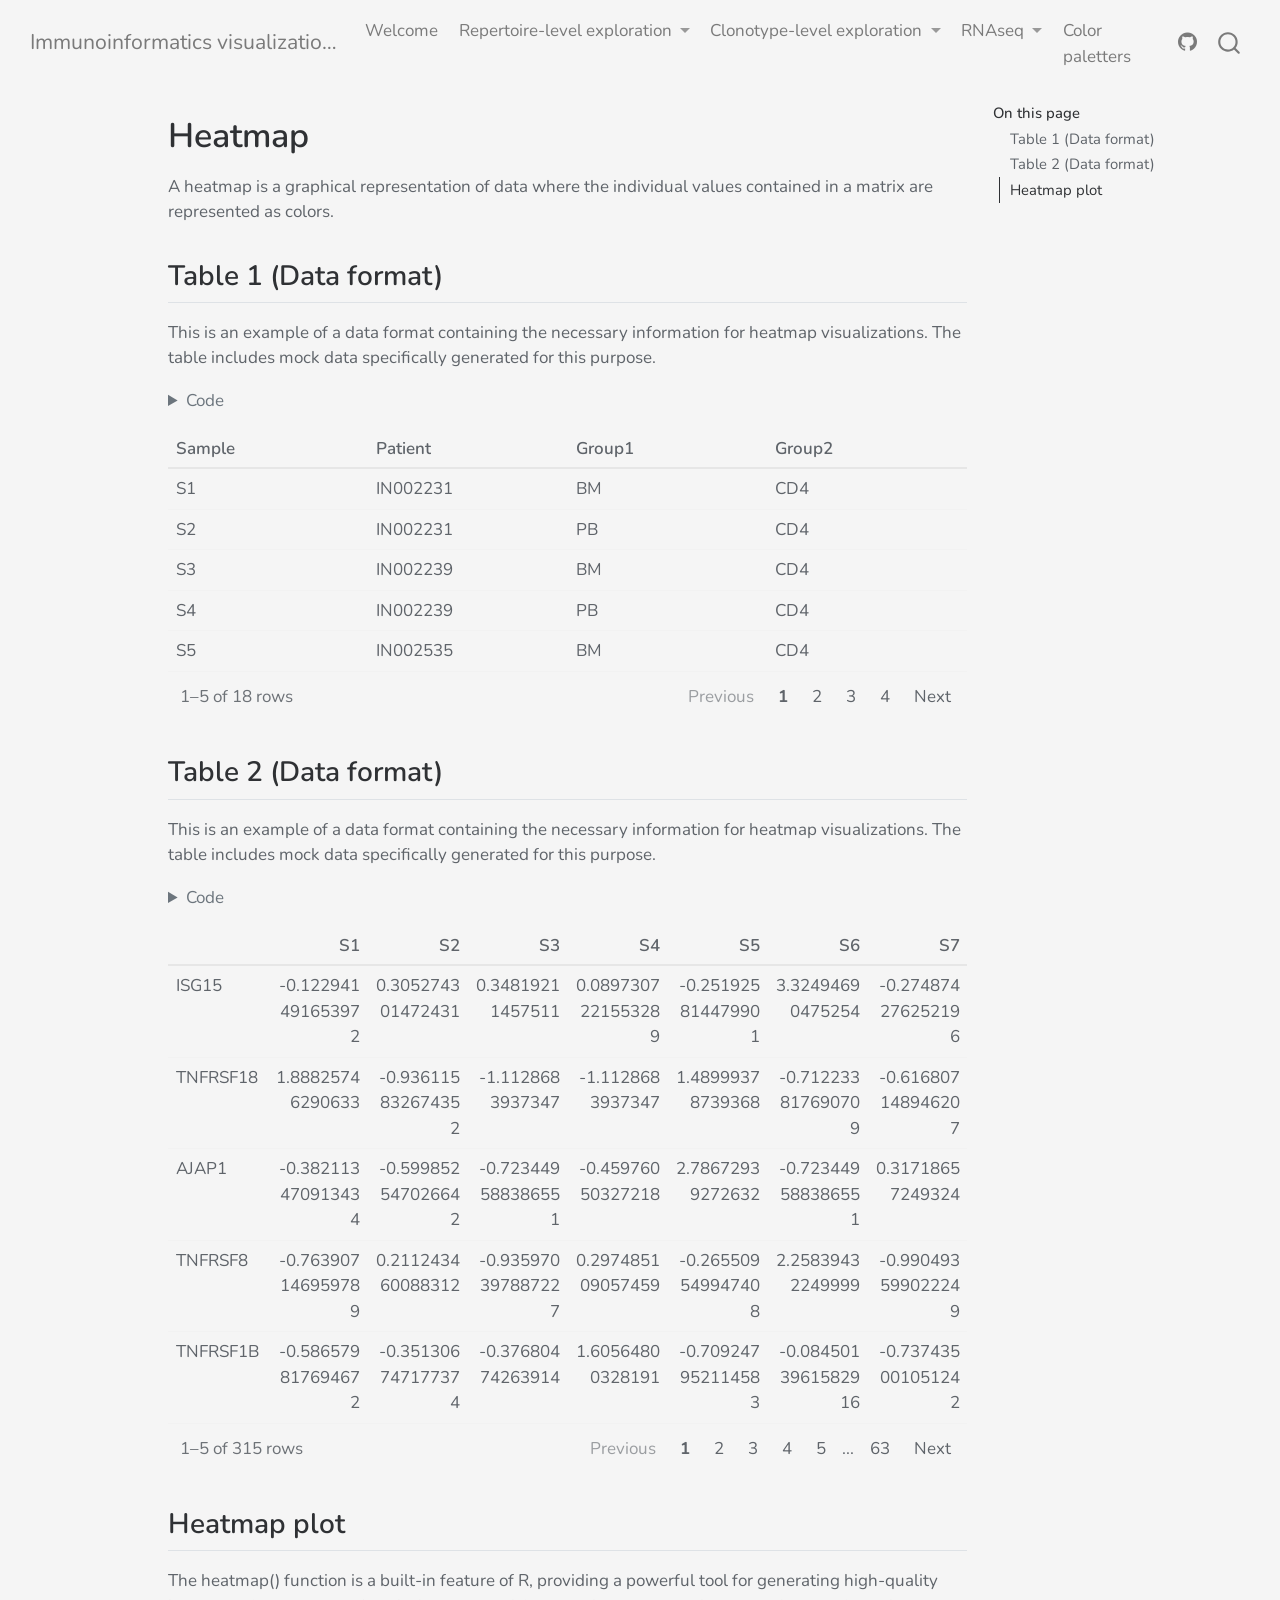
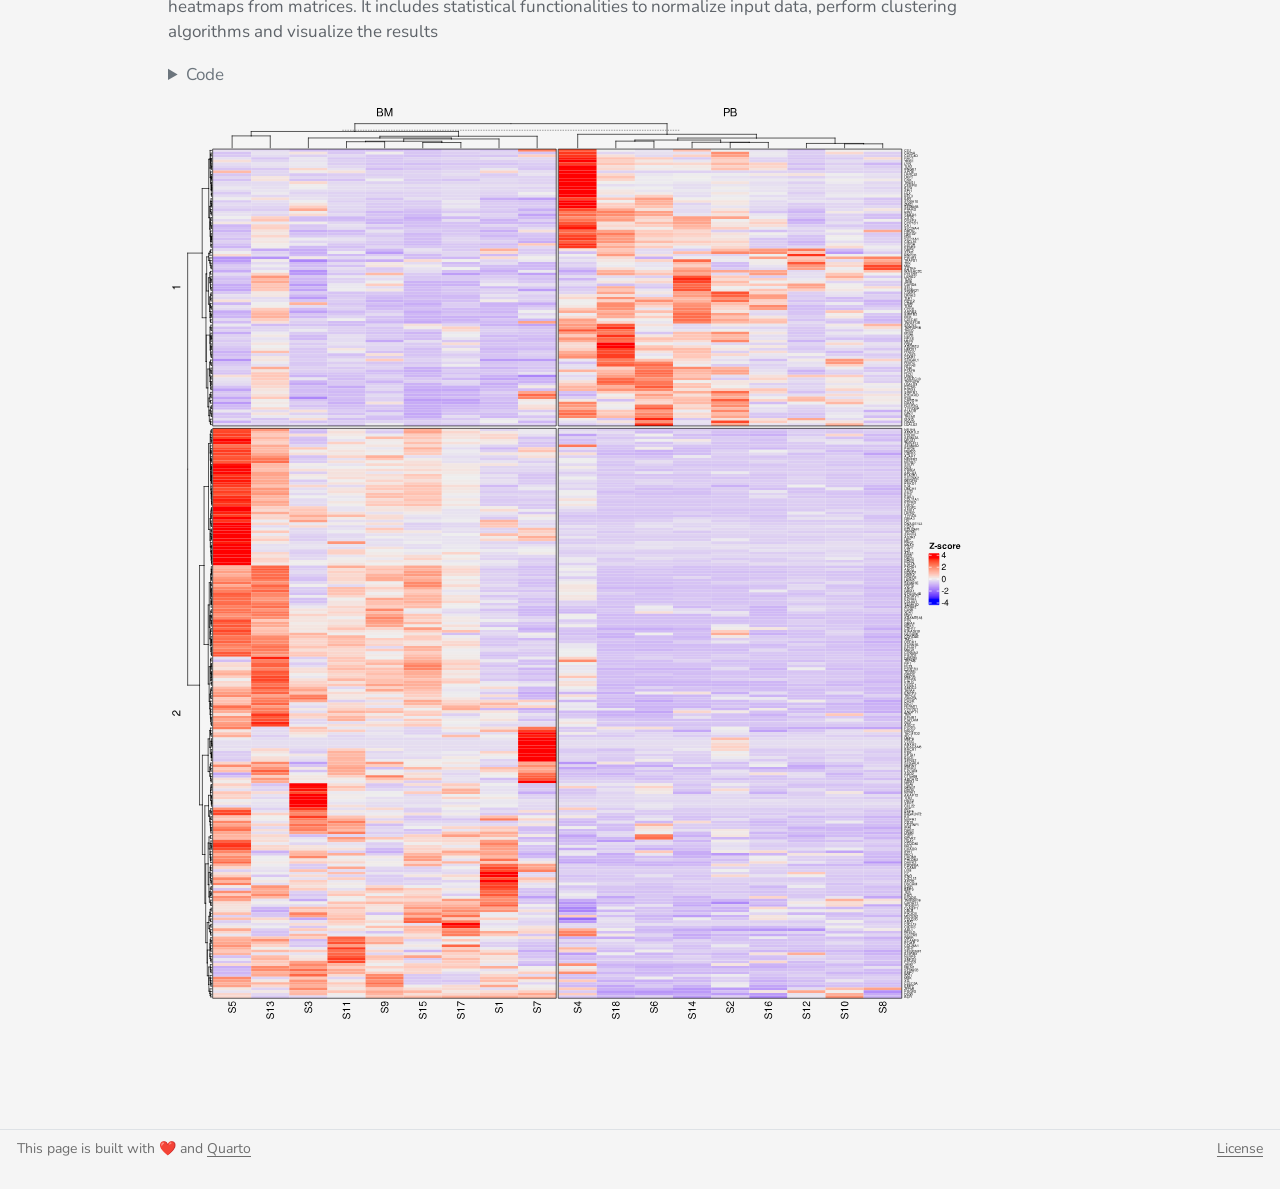
<file: qmd/heatmap.html>
<!DOCTYPE html>
<html xmlns="http://www.w3.org/1999/xhtml" lang="en" xml:lang="en"><head>

<meta charset="utf-8">
<meta name="generator" content="quarto-1.8.27">

<meta name="viewport" content="width=device-width, initial-scale=1.0, user-scalable=yes">


<title>Heatmap – Immunoinformatics visualizations</title>
<style>
code{white-space: pre-wrap;}
span.smallcaps{font-variant: small-caps;}
div.columns{display: flex; gap: min(4vw, 1.5em);}
div.column{flex: auto; overflow-x: auto;}
div.hanging-indent{margin-left: 1.5em; text-indent: -1.5em;}
ul.task-list{list-style: none;}
ul.task-list li input[type="checkbox"] {
  width: 0.8em;
  margin: 0 0.8em 0.2em -1em; /* quarto-specific, see https://github.com/quarto-dev/quarto-cli/issues/4556 */ 
  vertical-align: middle;
}
/* CSS for syntax highlighting */
html { -webkit-text-size-adjust: 100%; }
pre > code.sourceCode { white-space: pre; position: relative; }
pre > code.sourceCode > span { display: inline-block; line-height: 1.25; }
pre > code.sourceCode > span:empty { height: 1.2em; }
.sourceCode { overflow: visible; }
code.sourceCode > span { color: inherit; text-decoration: inherit; }
div.sourceCode { margin: 1em 0; }
pre.sourceCode { margin: 0; }
@media screen {
div.sourceCode { overflow: auto; }
}
@media print {
pre > code.sourceCode { white-space: pre-wrap; }
pre > code.sourceCode > span { text-indent: -5em; padding-left: 5em; }
}
pre.numberSource code
  { counter-reset: source-line 0; }
pre.numberSource code > span
  { position: relative; left: -4em; counter-increment: source-line; }
pre.numberSource code > span > a:first-child::before
  { content: counter(source-line);
    position: relative; left: -1em; text-align: right; vertical-align: baseline;
    border: none; display: inline-block;
    -webkit-touch-callout: none; -webkit-user-select: none;
    -khtml-user-select: none; -moz-user-select: none;
    -ms-user-select: none; user-select: none;
    padding: 0 4px; width: 4em;
  }
pre.numberSource { margin-left: 3em;  padding-left: 4px; }
div.sourceCode
  {   }
@media screen {
pre > code.sourceCode > span > a:first-child::before { text-decoration: underline; }
}
</style>


<script src="../site_libs/quarto-nav/quarto-nav.js"></script>
<script src="../site_libs/quarto-nav/headroom.min.js"></script>
<script src="../site_libs/clipboard/clipboard.min.js"></script>
<script src="../site_libs/quarto-search/autocomplete.umd.js"></script>
<script src="../site_libs/quarto-search/fuse.min.js"></script>
<script src="../site_libs/quarto-search/quarto-search.js"></script>
<meta name="quarto:offset" content="../">
<script src="../site_libs/quarto-html/quarto.js" type="module"></script>
<script src="../site_libs/quarto-html/tabsets/tabsets.js" type="module"></script>
<script src="../site_libs/quarto-html/axe/axe-check.js" type="module"></script>
<script src="../site_libs/quarto-html/popper.min.js"></script>
<script src="../site_libs/quarto-html/tippy.umd.min.js"></script>
<script src="../site_libs/quarto-html/anchor.min.js"></script>
<link href="../site_libs/quarto-html/tippy.css" rel="stylesheet">
<link href="../site_libs/quarto-html/quarto-syntax-highlighting-ed96de9b727972fe78a7b5d16c58bf87.css" rel="stylesheet" id="quarto-text-highlighting-styles">
<script src="../site_libs/bootstrap/bootstrap.min.js"></script>
<link href="../site_libs/bootstrap/bootstrap-icons.css" rel="stylesheet">
<link href="../site_libs/bootstrap/bootstrap-b21da08ba9b98a1111c433477eb75fb6.min.css" rel="stylesheet" append-hash="true" id="quarto-bootstrap" data-mode="light">
<script id="quarto-search-options" type="application/json">{
  "location": "navbar",
  "copy-button": false,
  "collapse-after": 3,
  "panel-placement": "end",
  "type": "overlay",
  "limit": 50,
  "keyboard-shortcut": [
    "f",
    "/",
    "s"
  ],
  "show-item-context": false,
  "language": {
    "search-no-results-text": "No results",
    "search-matching-documents-text": "matching documents",
    "search-copy-link-title": "Copy link to search",
    "search-hide-matches-text": "Hide additional matches",
    "search-more-match-text": "more match in this document",
    "search-more-matches-text": "more matches in this document",
    "search-clear-button-title": "Clear",
    "search-text-placeholder": "",
    "search-detached-cancel-button-title": "Cancel",
    "search-submit-button-title": "Submit",
    "search-label": "Search"
  }
}</script>
<script src="../site_libs/core-js-2.5.3/shim.min.js"></script>
<script src="../site_libs/react-18.2.0/react.min.js"></script>
<script src="../site_libs/react-18.2.0/react-dom.min.js"></script>
<script src="../site_libs/reactwidget-2.0.0/react-tools.js"></script>
<link href="../site_libs/htmltools-fill-0.5.9/fill.css" rel="stylesheet">
<script src="../site_libs/htmlwidgets-1.6.4/htmlwidgets.js"></script>
<link href="../site_libs/reactable-0.4.5/reactable.css" rel="stylesheet">
<script src="../site_libs/reactable-binding-0.4.5/reactable.js"></script>


</head>

<body class="nav-fixed quarto-light">

<div id="quarto-search-results"></div>
  <header id="quarto-header" class="headroom fixed-top">
    <nav class="navbar navbar-expand-lg " data-bs-theme="dark">
      <div class="navbar-container container-fluid">
      <div class="navbar-brand-container mx-auto">
    <a class="navbar-brand" href="../index.html">
    <span class="navbar-title">Immunoinformatics visualizations</span>
    </a>
  </div>
            <div id="quarto-search" class="" title="Search"></div>
          <button class="navbar-toggler" type="button" data-bs-toggle="collapse" data-bs-target="#navbarCollapse" aria-controls="navbarCollapse" role="menu" aria-expanded="false" aria-label="Toggle navigation" onclick="if (window.quartoToggleHeadroom) { window.quartoToggleHeadroom(); }">
  <span class="navbar-toggler-icon"></span>
</button>
          <div class="collapse navbar-collapse" id="navbarCollapse">
            <ul class="navbar-nav navbar-nav-scroll me-auto">
  <li class="nav-item">
    <a class="nav-link" href="../index.html"> 
<span class="menu-text">Welcome</span></a>
  </li>  
  <li class="nav-item dropdown ">
    <a class="nav-link dropdown-toggle" href="#" id="nav-menu-repertoire-level-exploration" role="link" data-bs-toggle="dropdown" aria-expanded="false">
 <span class="menu-text">Repertoire-level exploration</span>
    </a>
    <ul class="dropdown-menu" aria-labelledby="nav-menu-repertoire-level-exploration">    
        <li>
    <a class="dropdown-item" href="../qmd/clonality.html">
 <span class="dropdown-text">Clonality</span></a>
  </li>  
        <li>
    <a class="dropdown-item" href="../qmd/diversity.html">
 <span class="dropdown-text">Diversity estimation</span></a>
  </li>  
        <li>
    <a class="dropdown-item" href="../qmd/gene_repertoire.html">
 <span class="dropdown-text">Gene repertoire</span></a>
  </li>  
        <li>
    <a class="dropdown-item" href="../qmd/V(D)J_recombination.html">
 <span class="dropdown-text">V(D)J recombination</span></a>
  </li>  
    </ul>
  </li>
  <li class="nav-item dropdown ">
    <a class="nav-link dropdown-toggle" href="#" id="nav-menu-clonotype-level-exploration" role="link" data-bs-toggle="dropdown" aria-expanded="false">
 <span class="menu-text">Clonotype-level exploration</span>
    </a>
    <ul class="dropdown-menu" aria-labelledby="nav-menu-clonotype-level-exploration">    
        <li>
    <a class="dropdown-item" href="../qmd/clonotype_evolution.html">
 <span class="dropdown-text">Clonotype evolution</span></a>
  </li>  
        <li>
    <a class="dropdown-item" href="../qmd/motif_visualization.html">
 <span class="dropdown-text">Motif visualization</span></a>
  </li>  
    </ul>
  </li>
  <li class="nav-item dropdown ">
    <a class="nav-link dropdown-toggle" href="#" id="nav-menu-rnaseq" role="link" data-bs-toggle="dropdown" aria-expanded="false">
 <span class="menu-text">RNAseq</span>
    </a>
    <ul class="dropdown-menu" aria-labelledby="nav-menu-rnaseq">    
        <li>
    <a class="dropdown-item" href="../qmd/bubble_plot.html">
 <span class="dropdown-text">Bubble plot</span></a>
  </li>  
        <li>
    <a class="dropdown-item" href="../qmd/heatmap.html">
 <span class="dropdown-text">Heatmap</span></a>
  </li>  
        <li>
    <a class="dropdown-item" href="../qmd/pathway_diagram.html">
 <span class="dropdown-text">Pathway diagram</span></a>
  </li>  
        <li>
    <a class="dropdown-item" href="../qmd/PCA.html">
 <span class="dropdown-text">PCA</span></a>
  </li>  
        <li>
    <a class="dropdown-item" href="../qmd/volcano_plot.html">
 <span class="dropdown-text">Volcano plots</span></a>
  </li>  
    </ul>
  </li>
  <li class="nav-item">
    <a class="nav-link" href="../qmd/color_palette.html"> 
<span class="menu-text">Color paletters</span></a>
  </li>  
</ul>
            <ul class="navbar-nav navbar-nav-scroll ms-auto">
  <li class="nav-item compact">
    <a class="nav-link" href="https://github.com/NatAnastas/immunovisual"> <i class="bi bi-github" role="img">
</i> 
<span class="menu-text"></span></a>
  </li>  
</ul>
          </div> <!-- /navcollapse -->
            <div class="quarto-navbar-tools">
</div>
      </div> <!-- /container-fluid -->
    </nav>
</header>
<!-- content -->
<div id="quarto-content" class="quarto-container page-columns page-rows-contents page-layout-article page-navbar">
<!-- sidebar -->
<!-- margin-sidebar -->
    <div id="quarto-margin-sidebar" class="sidebar margin-sidebar">
        <nav id="TOC" role="doc-toc" class="toc-active">
    <h2 id="toc-title">On this page</h2>
   
  <ul>
  <li><a href="#table-1-data-format" id="toc-table-1-data-format" class="nav-link active" data-scroll-target="#table-1-data-format">Table 1 (Data format)</a></li>
  <li><a href="#table-2-data-format" id="toc-table-2-data-format" class="nav-link" data-scroll-target="#table-2-data-format">Table 2 (Data format)</a></li>
  <li><a href="#heatmap-plot" id="toc-heatmap-plot" class="nav-link" data-scroll-target="#heatmap-plot">Heatmap plot</a></li>
  </ul>
</nav>
    </div>
<!-- main -->
<main class="content" id="quarto-document-content">

<header id="title-block-header" class="quarto-title-block default">
<div class="quarto-title">
<h1 class="title">Heatmap</h1>
</div>



<div class="quarto-title-meta">

    
  
    
  </div>
  


</header>


<p>A heatmap is a graphical representation of data where the individual values contained in a matrix are represented as colors.</p>
<section id="table-1-data-format" class="level2">
<h2 class="anchored" data-anchor-id="table-1-data-format">Table 1 (Data format)</h2>
<p>This is an example of a data format containing the necessary information for heatmap visualizations. The table includes mock data specifically generated for this purpose.</p>
<div class="cell">
<details class="code-fold">
<summary>Code</summary>
<div class="code-copy-outer-scaffold"><div class="sourceCode cell-code" id="cb1"><pre class="sourceCode r code-with-copy"><code class="sourceCode r"><span id="cb1-1"><a href="#cb1-1" aria-hidden="true" tabindex="-1"></a><span class="fu">library</span>(data.table)</span>
<span id="cb1-2"><a href="#cb1-2" aria-hidden="true" tabindex="-1"></a><span class="fu">library</span>(reactable)</span>
<span id="cb1-3"><a href="#cb1-3" aria-hidden="true" tabindex="-1"></a></span>
<span id="cb1-4"><a href="#cb1-4" aria-hidden="true" tabindex="-1"></a>ann <span class="ot">&lt;-</span> <span class="fu">fread</span>(<span class="st">"../inst/data/ann.txt"</span>) </span>
<span id="cb1-5"><a href="#cb1-5" aria-hidden="true" tabindex="-1"></a></span>
<span id="cb1-6"><a href="#cb1-6" aria-hidden="true" tabindex="-1"></a></span>
<span id="cb1-7"><a href="#cb1-7" aria-hidden="true" tabindex="-1"></a><span class="fu">reactable</span>(</span>
<span id="cb1-8"><a href="#cb1-8" aria-hidden="true" tabindex="-1"></a>  </span>
<span id="cb1-9"><a href="#cb1-9" aria-hidden="true" tabindex="-1"></a>  ann, </span>
<span id="cb1-10"><a href="#cb1-10" aria-hidden="true" tabindex="-1"></a>  <span class="at">defaultPageSize =</span> <span class="dv">5</span>,</span>
<span id="cb1-11"><a href="#cb1-11" aria-hidden="true" tabindex="-1"></a>  <span class="at">theme =</span> <span class="fu">reactableTheme</span>(</span>
<span id="cb1-12"><a href="#cb1-12" aria-hidden="true" tabindex="-1"></a>    <span class="at">backgroundColor  =</span> <span class="st">"transparent"</span></span>
<span id="cb1-13"><a href="#cb1-13" aria-hidden="true" tabindex="-1"></a>  )</span>
<span id="cb1-14"><a href="#cb1-14" aria-hidden="true" tabindex="-1"></a>)</span></code></pre></div><button title="Copy to Clipboard" class="code-copy-button"><i class="bi"></i></button></div>
</details>
<div class="cell-output-display">
<div class="reactable html-widget html-fill-item" id="htmlwidget-700053ee0e69ba101216" style="width:auto;height:auto;"></div>
<script type="application/json" data-for="htmlwidget-700053ee0e69ba101216">{"x":{"tag":{"name":"Reactable","attribs":{"data":{"Sample":["S1","S2","S3","S4","S5","S6","S7","S8","S9","S10","S11","S12","S13","S14","S15","S16","S17","S18"],"Patient":["IN002231","IN002231","IN002239","IN002239","IN002535","IN002535","IN003008","IN003008","IN000719","IN000719","IN001672","IN001672","IN003315","IN003315","IN003598","IN003598","IN003606","IN003606"],"Group1":["BM","PB","BM","PB","BM","PB","BM","PB","BM","PB","BM","PB","BM","PB","BM","PB","BM","PB"],"Group2":["CD4","CD4","CD4","CD4","CD4","CD4","CD4","CD4","CD4","CD4","CD4","CD4","CD4","CD4","CD4","CD4","CD4","CD4"]},"columns":[{"id":"Sample","name":"Sample","type":"character"},{"id":"Patient","name":"Patient","type":"character"},{"id":"Group1","name":"Group1","type":"character"},{"id":"Group2","name":"Group2","type":"character"}],"defaultPageSize":5,"theme":{"backgroundColor":"transparent"},"dataKey":"e4f41b9fc9f3adf7093c1536291bce2d"},"children":[]},"class":"reactR_markup"},"evals":[],"jsHooks":[]}</script>
</div>
</div>
</section>
<section id="table-2-data-format" class="level2">
<h2 class="anchored" data-anchor-id="table-2-data-format">Table 2 (Data format)</h2>
<p>This is an example of a data format containing the necessary information for heatmap visualizations. The table includes mock data specifically generated for this purpose.</p>
<div class="cell">
<details class="code-fold">
<summary>Code</summary>
<div class="code-copy-outer-scaffold"><div class="sourceCode cell-code" id="cb2"><pre class="sourceCode r code-with-copy"><code class="sourceCode r"><span id="cb2-1"><a href="#cb2-1" aria-hidden="true" tabindex="-1"></a><span class="fu">library</span>(data.table)</span>
<span id="cb2-2"><a href="#cb2-2" aria-hidden="true" tabindex="-1"></a><span class="fu">library</span>(reactable)</span>
<span id="cb2-3"><a href="#cb2-3" aria-hidden="true" tabindex="-1"></a></span>
<span id="cb2-4"><a href="#cb2-4" aria-hidden="true" tabindex="-1"></a>df <span class="ot">&lt;-</span> <span class="fu">fread</span>(<span class="st">"../inst/data/gene_counts.txt"</span>) </span>
<span id="cb2-5"><a href="#cb2-5" aria-hidden="true" tabindex="-1"></a></span>
<span id="cb2-6"><a href="#cb2-6" aria-hidden="true" tabindex="-1"></a>mm <span class="ot">=</span> df[, ann<span class="sc">$</span>Sample, with <span class="ot">=</span> <span class="cn">FALSE</span>] <span class="sc">|&gt;</span> <span class="fu">setDF</span>(<span class="at">rownames =</span> df<span class="sc">$</span>GeneID) <span class="sc">|&gt;</span> <span class="fu">as.matrix</span>()</span>
<span id="cb2-7"><a href="#cb2-7" aria-hidden="true" tabindex="-1"></a></span>
<span id="cb2-8"><a href="#cb2-8" aria-hidden="true" tabindex="-1"></a>zmat <span class="ot">=</span> mm <span class="sc">|&gt;</span> <span class="fu">t</span>() <span class="sc">|&gt;</span> <span class="fu">scale</span>(<span class="at">scale =</span> <span class="cn">TRUE</span>, <span class="at">center =</span> <span class="cn">TRUE</span>) <span class="sc">|&gt;</span> <span class="fu">t</span>()</span>
<span id="cb2-9"><a href="#cb2-9" aria-hidden="true" tabindex="-1"></a></span>
<span id="cb2-10"><a href="#cb2-10" aria-hidden="true" tabindex="-1"></a><span class="fu">reactable</span>(</span>
<span id="cb2-11"><a href="#cb2-11" aria-hidden="true" tabindex="-1"></a>  </span>
<span id="cb2-12"><a href="#cb2-12" aria-hidden="true" tabindex="-1"></a>  zmat, </span>
<span id="cb2-13"><a href="#cb2-13" aria-hidden="true" tabindex="-1"></a>  <span class="at">defaultPageSize =</span> <span class="dv">5</span>,</span>
<span id="cb2-14"><a href="#cb2-14" aria-hidden="true" tabindex="-1"></a>  <span class="at">theme =</span> <span class="fu">reactableTheme</span>(</span>
<span id="cb2-15"><a href="#cb2-15" aria-hidden="true" tabindex="-1"></a>    <span class="at">backgroundColor  =</span> <span class="st">"transparent"</span></span>
<span id="cb2-16"><a href="#cb2-16" aria-hidden="true" tabindex="-1"></a>  )</span>
<span id="cb2-17"><a href="#cb2-17" aria-hidden="true" tabindex="-1"></a>)</span></code></pre></div><button title="Copy to Clipboard" class="code-copy-button"><i class="bi"></i></button></div>
</details>
<div class="cell-output-display">
<div class="reactable html-widget html-fill-item" id="htmlwidget-bacdc98bf9d5d87a7307" style="width:auto;height:auto;"></div>
<script type="application/json" data-for="htmlwidget-bacdc98bf9d5d87a7307">{"x":{"tag":{"name":"Reactable","attribs":{"data":{".rownames":["ISG15","TNFRSF18","AJAP1","TNFRSF8","TNFRSF1B","FGR","PTAFR","PTPRU","CSF3R","PLPP3","TACSTD2","IL23R","IL12RB2","PTGER3","MCOLN2","GBP5","ABCA4","VCAM1","COL11A1","GNAT2","CSF1","S100A10","IL6R","NTRK1","CD1D","SPTA1","FCER1G","XCL1","SELL","FASLG","TNR","CR1","HLX","TLR5","EXO1","GCSAML","CYP1B1","EPCAM","ADD2","CTNNA2","MAL","IL1RL1","GLI2","CLASP1","PLA2R1","IFIH1","ITGAV","STAT1","ABCA12","SLC11A1","TRPM8","XCR1","CCR1","GPX1","DNASE1L3","MAGI1","TAFA4","ROBO2","ROBO1","EPHA3","COL8A1","CBLB","PHLDB2","CCDC80","DRD3","CD86","CASR","SEMA5B","EPHB1","PIK3CB","AGTR1","APOD","NSD2","CLNK","SLIT2","TLR1","LIMCH1","TXK","PDGFRA","KIT","KDR","NPFFR2","CXCL13","ANXA3","HPSE","SPP1","MMRN1","GRID2","TRPC3","IL21","FGF2","TLR2","VEGFC","TENM3","TLR3","EGFLAM","DAB2","C7","FGF10","ITGA1","PIK3R1","EDIL3","ADGRV1","MEGF10","HBEGF","SPRY4","FGF1","GRIA1","IRF4","LY86","BMP6","ADTRP","KIAA0319","PPARD","LRFN2","TREM1","PKHD1","BMP5","EYS","EPHA7","FUT9","FHL5","GRIK2","ENPP3","IFNGR1","AKAP12","GPR31","SMOC2","LFNG","CARD11","RAC1","GLI3","SEMA3E","SEMA3A","SEMA3D","COL26A1","CAV1","PODXL","PTN","DLC1","MTUS1","LPL","CLU","PBK","IDO1","RP1","LYN","CYP7B1","SULF1","RIPK2","CDH17","ANGPT1","HAS2","TRIB1","ST3GAL1","PTPRD","SLC24A2","IFNA2","TEK","PHF24","TRPM3","TMC1","ROR2","KLF4","EPB41L4B","TLR4","ASS1","ABL1","FCN1","PTGDS","CXCL12","ALOX5","WASHC2C","DRGX","PRKG1","DLG5","ZMIZ1","CH25H","AFAP1L2","DOCK1","RHOG","MMP26","ANO3","RAG1","MDK","SPI1","ANO1","LRRC32","MMP8","PDGFD","CARD16","GRIA4","POU2AF1","CADM1","JAML","ST3GAL4","PTPN6","C3AR1","CLEC4D","CLEC4E","CLEC9A","GRIN2B","LRRK2","LRP1","IFNG","PTPRR","PAWR","KITLG","LUM","NR1H4","POLR3B","TRAFD1","P2RX4","ATP8A2","TNFSF11","TNFSF13B","CTSG","PRKD1","LRFN5","SLC24A4","RIN3","LGMN","THBS1","TYRO3","TP53BP1","FRMD5","SEMA6D","DAPK2","SMAD3","CORO2B","NOX5","CSK","SCAMP5","NTRK3","MEFV","ABAT","GRIN2A","EMP2","SCNN1B","NUPR1","CD19","PYCARD","CCL22","SMPD3","CDH1","IL34","ADAMTS18","CDH13","SLC7A5","ZFPM1","SERPINF1","SPNS2","ARRB2","CXCL16","LGALS9","RNF135","ASIC2","IFI35","BRCA1","DUSP3","B4GALNT2","C17orf99","SOCS3","C1QTNF1","PIEZO2","CDH2","CCBE1","SEMA6B","PTPRS","ADGRE2","PLVAP","FFAR3","GPR42","FFAR2","TYROBP","CEACAM6","POU2F2","PLAUR","BCL3","APOE","NOVA2","C5AR1","CARD8","RRAS","SIGLEC10","FPR2","LILRB2","NLRP9","SIRPB2","SIRPB1","AVP","FERMT1","THBD","HCK","SAMHD1","LBP","CEBPB","BMP7","CXADR","JAM2","DSCAM","PPM1F","BCR","OSM","HMOX1","LGALS2","FBLN1","XG","EGFL6","CYBB","GATA1","CXCR3","PAK3","GRIA3","COX2"],"S1":[-0.122941491653972,1.88825746290633,-0.382113470913434,-0.763907146959789,-0.586579817694672,-0.879610569143952,-0.657466964185916,0.994243617112132,-0.795965766885567,0.318814016735997,-0.317440747775093,3.11130348517106,0.985476400477058,-0.481003104730626,-0.0482496742260141,1.2495451322157,-0.517402140840887,3.04612010700203,-0.601981674238638,0.013848266940334,1.04319297536994,-0.662661872425322,-1.06432427393228,-0.173828067801057,-0.555202243801231,0.0793937067331844,-0.799261209108646,-0.0145301655083464,-0.897086619000574,1.37543773515843,0.049513087022129,-0.398557973025385,-0.430140144534338,-0.448797282374922,-0.0556536640664004,-0.335589557283681,-0.869568694627474,0.567447347001133,0.0728489370229455,-0.611263968061007,-0.778691848850524,0.4006104033603,-0.18568924389647,1.40358667578805,-0.226631902678975,1.37252804832147,-0.0362879372094112,0.451876304603405,-0.773432774943444,-0.622816370970966,-0.102632795572779,-0.507473477548626,-0.866332950040313,-0.800925587515415,0.853411190505824,-0.284579660647051,-0.248176587851469,-0.436942434717124,-0.504503556942976,-0.395402633111399,-0.102800107628687,1.82139937883721,2.39257858758868,2.09379447216956,-0.449697158883204,-0.961339925129457,0.434090722341919,-0.226379509563968,0.0738487805244793,-0.0684261068772515,0.102801722350148,3.48599918781897,1.14383936665272,-0.735100164015226,-0.576871565504727,-0.438505689275734,-0.452587566282122,-0.267437474301351,2.47531042899001,1.00414386328072,2.78648365828875,-0.532873484561156,-0.285630420658025,-0.282077140169123,-0.669658283870497,-0.109405747675,-0.54133082255846,-0.624734035571885,0.360417595124537,-0.0626433827820421,-0.394203663201736,-0.471163332211337,0.082282674374006,-0.451031545995095,0.16464644002934,0.269841982973192,0.508475260437526,3.57212844000435,-0.314085552516679,1.62202064503233,0.404375121980378,-0.529221023219163,-0.666431126316704,-0.225935495022982,-0.694808833699228,0.959749072840604,-0.331216261756307,-0.611968404373821,0.761241599194447,-0.926377630033437,-0.317367841696601,-0.851088515815611,-0.418233388871423,-0.548517884945237,-0.171676677023299,-0.871087243503801,-0.407486006824457,2.89423859138734,-0.405517781362424,-0.412534961050511,-0.708197749966848,1.59919724665568,-0.474524334743956,-0.590184964976806,-0.144343530345631,-0.0361940404026126,-0.199154945173481,0.413732852611187,-0.998025895466587,2.14043350453979,-0.240814993693206,-0.405822157890479,-0.448762920588259,0.502644359772531,-0.573559354037224,-0.505930494355111,-0.362344255931207,0.470075513369433,-0.0355291075479582,1.12197827949389,0.153410457049037,1.1620040079706,-0.613438121397156,0.563546331358542,0.512745981785798,-0.527119258680863,-0.687981623335091,-0.888804004495432,0.219504866596434,0.0870204369703493,-0.0186636569309875,0.271410113399701,-0.117749269088011,-0.509716886207294,-1.37554292026121,-0.552377379890089,-0.373093842437695,-0.246873723874934,2.46922147598607,-0.875863968993405,-0.410127597696224,-0.702048116312629,-0.136802633454312,-0.361319988273823,-0.202608055120117,-0.920689233619501,-0.268783796015598,0.075593889951319,-0.681412010237906,1.99561429950982,2.84641092280197,-0.675784166613609,-1.06834051348507,-0.241782906446143,-0.344712260217956,0.78710746735288,-0.546126759190654,-0.409109170140789,0.14041135267562,-0.591510896498049,-1.046706302928,-0.442569635610708,-0.673765254247658,-0.400551643032776,0.949542395506213,-0.352932892815014,-0.517836371473694,-0.557730094173913,-0.163874515618212,0.364779448043433,-0.750590625614896,-0.48612568297915,-0.460154879785944,1.09215650922665,-0.337739986798649,-0.311797305033794,-0.928877576467572,-0.501781521763082,-0.667344729567703,-0.683877949657829,0.285192671428163,-0.570690208803439,-0.212103121005197,-0.456279397860351,3.5592392287076,-0.640948714445268,-0.0640919022506832,-0.121386020683044,2.96857198885196,-0.399180394907947,0.621651291441208,-0.421363790176984,-0.808053428064743,-0.251502014078856,0.0941560737336227,-0.850244877759353,-0.262891466524533,-0.295076310058368,-0.543548716194044,-0.673463329531568,-0.66835299015922,1.33831947074361,-0.390533717221059,-0.343648080395683,2.6601281715435,-0.501824724060872,-0.444024456161064,0.811663945415435,-0.445276324453927,-0.538321417891695,-0.761778665477656,-0.326814546033892,-0.189012450589001,-0.174594761536371,-0.822014703417846,-0.101972084483184,-0.566068102050586,1.4556046340464,-0.677843909840048,2.22910381300097,-0.600782879234683,-0.71086642189421,-0.0255679248321053,0.269878335870585,-0.0856222977780816,-0.840973818400007,-0.368321127879229,0.179603435235691,0.700000727014348,-0.310441294071813,0.389619740059951,-0.447934253340618,-0.940834530944628,-0.476321241029372,-1.09757349483003,-0.8310037233416,-0.386143976691156,-0.811873174813311,-0.341508713603376,-0.967013259788876,-0.592749916078798,0.00530744996810508,-0.974980648625109,-0.359827473886082,-0.801208246939852,-0.570838181243419,-0.0774485610344071,-0.594814262635501,0.175014460410751,-0.747926548722494,-0.49912859714589,-0.719780025071702,-0.613873187024808,-0.792977697222126,-0.828254764967218,-0.281836347101344,-0.814559009097084,-0.575142398065846,-0.497216444166978,0.499221911093905,0.225970106281199,-0.69255112112992,-0.0752808227946413,-0.907992373540265,-1.18340961153402,-0.604570470296256,-0.592117255710778,0.232226712372555,-0.703332881649567,-0.513352158334299,-0.50551187293726,0.694349352371034,-0.502883724880858,-1.01519873890403,-0.47313139673899,0.47698744889598,-0.255616764914334,0.115349855877021,1.56976539281081,-0.147372890173094,3.04245086581851,-0.614407426431082,1.3266413003506,-0.719358781612162,-0.915805450239909,-0.430547107396288,1.30356138870584,0.999247068579888,-0.205390868425699,-0.838010416107558,-0.365701207273407,-0.0937685455921486,1.53205195790252,-0.602413475902649,0.766270923591108],"S2":[0.305274301472431,-0.936115832674352,-0.599852547026642,0.211243460088312,-0.351306747177374,0.15563273272091,1.49694106141994,-0.791232523894615,0.294715029541486,0.0292801950661246,-0.225353653524735,-0.535615785610988,-0.871544023374808,-0.318279768880306,-0.996695590657055,1.072969938992,-0.0958619871057145,-0.43281432382094,-0.601981674238638,3.01838288171944,0.19603885041542,0.204145866196576,0.0283758257297824,-0.194465880698886,1.51519397701405,0.1059062788352,1.93683717985269,-0.451176216844678,-0.0098019488862636,-0.546592950633327,-0.729103249982443,0.217542291721675,0.181022298145638,0.406553336554197,-0.0924360852163155,1.32443406734005,0.197506899901291,-0.193973063949106,-0.328124667429517,-0.686961804915312,-0.826719173404584,-0.697865937574748,-0.61493918632295,-0.944437349111528,-0.514541324669989,0.117230529506895,-0.102311769268047,1.98107453925128,-0.773432774943444,0.259663745541331,-0.774009416129873,-0.168263027511641,1.09166072891971,1.04414848727572,-0.371626184168338,-0.8292183502907,-0.648567431103,-0.72214063081083,-0.771367798396129,-0.752816575247201,-0.713668309422828,-0.988849839411083,-0.776186608621694,-0.219710724943656,-0.589783044841628,1.00651125526476,-0.832270845981694,-0.715933948483175,-0.691854493572515,-0.138158661709566,-0.44969330026773,-0.464158324554657,-0.111238699940197,-0.689314522804925,-0.532167922647726,1.81689156694408,-0.530008691962205,-0.775598732523622,0.432401428019704,-0.638495423301217,-0.502283503594721,-0.532873484561156,-0.374670575507732,0.462959932809713,1.09698736372403,-0.268979820353522,-0.554852997372948,-0.735324332946371,-0.34358324557282,-0.484844619014261,-0.394203663201736,0.573810369355713,-0.569764462041121,-0.723836149981934,-0.377076485851551,-0.765695411472486,0.189503548176286,-0.409103276064901,-0.714658272826588,0.0544545618129633,-0.129368174261813,-0.635496398883596,-0.692202494682429,-0.477134086113092,0.276769161970802,-0.460417360620726,-0.28696626571247,-0.704342512904865,-0.546810905236252,1.16273154117628,-0.441080176587166,-0.58597184859543,0.670226027658924,0.221788287038341,-0.660741246161501,1.47877532011413,-0.67471077475411,-0.510174727239473,-0.631537488550404,-0.765080873655222,-0.58755068122072,-0.288520085658087,-0.662927250165426,-1.0281129983121,0.915683656266535,-0.334017261379111,-0.404219859898769,-0.768806962919433,-0.267143939669007,-1.63678559305871,0.821281440531119,-0.56409568671505,-0.483526191400115,-0.576674713568919,-0.641475809100887,-0.119178994735995,-0.223920933143925,-0.920161672326332,-0.751356920903944,-0.74837908966235,-0.550480967138854,-0.539331530003651,-0.0232619582800049,-0.0484184268484982,-0.0676893433364901,-0.684714983174951,1.09116438721037,-0.931315911139554,-0.686125479213227,2.42927328985203,0.0709721551551203,0.133703354237041,-0.290202943510508,0.572069408502263,-0.271120893329972,-0.603059564317306,-0.681033639348306,-0.251110034535143,-0.671617093996859,-0.768511176961173,-0.434599556972468,-0.51096105067092,-0.345142855215703,0.0383938141821857,-0.666160248392651,0.626557104289255,-0.393345018205356,-1.31724963918718,1.48543170709828,-0.463293350352143,-0.44798127560603,0.470901153852821,1.43517187403629,0.406171633025826,-0.585453529587802,-1.34170421775573,0.143133031425229,1.89224563711925,-0.764088719412571,-0.154747274511162,-0.52054952110671,-0.665567660344609,-0.704484718730063,-0.470971742086267,-0.444881508959221,-0.0777994335353687,-0.791652224522137,-0.0481660645514983,0.98764149329938,-0.780610072395329,2.71919173157594,-0.662628752532376,-0.402408668930004,-0.516524079483956,1.01352708284634,-0.756429533634614,0.0220632064626844,2.86984050770305,1.56053133280031,1.41877469761774,-0.127618687565945,-0.519373829445321,2.62275739489481,-0.20412769372024,0.440075479483472,-0.546681728632191,-0.693672201236235,-0.920709144139391,0.00670457143309494,-0.632227118049863,-0.654358974361432,-0.101000219416976,0.660830260153207,-0.575048618492299,-0.705794868910545,1.07523028534949,0.241274436368215,-0.565348041265043,-0.689160572038161,0.642704190257932,0.66021760541213,0.0924752036242305,0.214526884191225,-0.615318730776637,-0.599877021416169,-0.47018154493758,-0.664683460452429,-0.567849038801623,0.2685057656122,0.146041312147278,-0.100416289525548,-0.0973942143131577,-0.719492993836446,-0.594245710245435,2.02189570102914,-0.412267854993542,-0.0818872950297854,-0.0416872296439288,-0.745611628189032,-0.286510115277977,-0.653880836554493,1.51074872758508,-0.341198995633028,-0.577317304984159,-0.523712772269652,-1.00289796864134,-0.77129428643466,-0.486412707666833,-0.918032588921426,-1.35549665326226,-0.566542895456355,-0.267798655892214,0.229556832380168,0.551345748345914,0.175760518990666,-0.428338352900172,-0.664856912048514,1.29724721069064,0.476019102288532,-0.0144811009360927,-0.464152131293415,-0.473514914037521,0.135044353266766,-0.558852343816918,-0.522023361046945,-0.563759556064563,-0.949292686064136,-0.180665484499062,-0.734124237981384,0.036933947966074,-0.573748822665026,-0.0526145656913817,-0.55925617601054,-0.501170166767089,1.08051295930123,0.597956866433263,-0.371833277170043,2.00953673641139,-0.0720660958217112,-0.41116306811186,-0.911931290789887,-0.106852890850431,0.608255913200297,1.70561319729747,-0.573450488450586,1.87805569937556,0.755604476586338,-0.728540368621416,1.55604951108681,2.48727899222285,-0.501981630420453,-0.596470154479309,0.026456664132153,0.933792213397793,0.147948351845617,-0.0915003121397753,-0.167626921917011,-0.915499945553315,-0.186050864856615,0.217375749535746,-0.611448352157915,0.480082283236528,-0.54217497941454,-0.396885287126071,0.193629430431822,1.42383933648413,-1.04851449099938,-0.490384965946664,-0.488454619312871,0.500416838136749,-0.447764247225035,-0.897272371878848,-1.38015537859642,-0.428723673593799,-0.287908315715639],"S3":[0.34819211457511,-1.1128683937347,-0.723449588386551,-0.935970397887227,-0.37680474263914,-0.581502390771731,-0.512162214433623,0.144459923188866,-0.132651947111261,0.90430932080913,0.282603895352924,0.280025672199246,-0.21298312331511,0.312918667292464,1.52432601461241,-1.07430798268327,-0.517402140840887,-0.567397399777812,-0.3182817290215,-0.703676723153823,-0.798058569814485,-0.033383977977698,-0.214138331099917,2.96177860527211,-0.802642254027181,0.154782185449903,-0.710624489480827,0.0811217661637562,-0.900411941046434,-0.204567997963177,0.648511513789568,-0.654047766272224,-0.42761775940425,-0.888887883223682,-0.223858474875655,1.17176303094625,0.0509931722280577,-0.717346753979751,-0.0328815329247754,0.722459024816322,-0.825965080154738,0.810352615416741,-0.352999502573948,1.03232402538456,0.148285168851347,1.03349067367923,3.52299102044539,-1.02270082684136,0.180977763184524,-0.0660895645551747,-0.159471722760283,0.118687270326069,-0.8211973963087,-0.476104808290076,-0.117747415854371,0.335246581369642,1.46624517639722,-0.711354429019029,-0.31803042589978,-0.752816575247201,-0.713668309422828,0.652471119118454,0.244436191792266,-0.386393551841281,-0.33333069129053,1.21418864846023,1.39118430619098,2.45888126008706,0.439424014428887,2.13203235841675,-0.536502249842403,0.667132905749277,0.608161247180013,0.243234494543742,-0.133279326698822,-1.35479359841756,-0.289996826460959,-0.860603167165328,-0.577410357209512,3.12031039134028,-0.645681097606039,-0.532873484561156,0.367877552390301,-0.263127956155472,-0.858375528158678,3.98460895959504,-0.703412537230873,0.0406609969554584,2.14362492717448,-0.484844619014261,-0.394203663201736,-0.165167136458355,0.62392483517718,0.350338836222866,3.76059908226204,-0.38654800461012,2.18736847969584,-0.247772672601498,0.0186619770259261,-0.0592230120161172,0.135351489533501,-0.00739089311235396,-0.0706807298902395,-0.570786385760659,-0.756491038719732,-0.460417360620726,0.564118336679775,-0.535235130116839,2.02731660961183,-0.488288531512129,2.29466183769491,-0.632615640048404,0.135942442705438,1.38924817602443,0.771771489131992,-0.142666724858944,-0.606440888260825,0.688398540915953,-0.353999129276866,0.848415525424055,-0.301555974317439,0.231886599611742,-0.496421174005096,0.832956955996306,0.489382082622015,3.87760574962611,3.46060949913979,1.14339621979222,-0.958945804693372,0.0282750994997912,-0.159068965879544,-0.0860531793568278,-0.367884692438892,-0.700393497033495,-0.392809291032205,-0.682315532942058,-0.175721551029996,0.32635770812316,0.231481533251405,-0.150569267924382,-0.778554144885639,1.55484954253149,-0.769215415223191,-0.581499285541707,2.57396650056277,-0.5454355795285,-0.115909709265079,0.141879607995127,0.0507273515141314,-0.688628983972197,0.210328513379393,-0.295041246029668,3.9796024304908,-0.18606021430125,-0.543148022482617,-0.277291931173766,0.0381649082399598,-0.176927397585224,-0.506267418844482,0.772345468930062,-0.308164114995247,0.516452867970544,0.0333020573398022,-0.0278913327290075,-0.738994350644566,-0.298614027902804,-0.541434126468965,0.704411114801651,-0.703000252995829,-0.460226168534515,-0.254114767659208,-0.56009475370105,-1.5214956122334,3.44214377649855,0.333592750132317,1.09897397744906,0.246422257459559,0.217175650363722,-0.822180795138837,0.498029776913941,-1.05359122965082,-0.130002361286552,-0.494811729911092,-0.272509401272585,0.797345827726629,-0.291464826767835,-0.549660198127018,-0.641803995536105,-0.296632717154834,0.987409840782198,-0.76095998299554,0.0874592404352221,-0.36283787920097,2.03854712559971,-0.919217432670552,-1.2786609014083,-0.769817392057492,-0.568785137928139,-0.490149487433777,-0.345153029213375,1.53080628059676,-0.502967360754578,-0.933643263530378,-0.388771275916341,0.382021348774197,0.305962277187247,0.656299494915429,0.542595276971491,0.923693323450285,-0.632227118049863,-1.14875725467452,-1.71650326966344,-0.829277143126615,-0.131573957551504,-0.705794868910545,-0.536209914447413,-0.26384179621984,-0.323016046118365,-0.743447839719769,-0.58063900480088,0.0991259398813069,1.48501564459207,0.44876380062736,1.3316817925159,-0.383935480707953,0.0445685171852923,-0.388391813157435,0.668956845904389,0.436692720023299,0.853739257211133,0.19356123757268,-0.713892473432543,-0.855177477447528,-0.549062657946814,-0.369128862571529,-0.226343097526884,2.42333638250107,1.23144015096479,0.531596946574101,2.22482906541992,1.73583528665335,-0.781443366184818,3.92773692264831,0.280973225441828,-0.0918183985508991,0.479258108041393,0.212325290678502,0.309191740123431,1.12904842402229,1.98999301512955,0.747940624223264,-0.320323252016909,-1.27234333729178,-0.39099956123479,-1.13971140313843,-0.8310037233416,-0.0954051962118228,-1.68074666586274,-0.413240829331535,-0.795996157963562,2.0078883966388,0.170783921135607,-0.703568911321728,2.39461886833827,0.815494989527458,-0.352527249029908,0.646774442782325,0.675910748082642,1.52658275356755,-0.415717558554574,-0.51295659754129,-0.629832594148123,-0.613873187024808,-0.622210939480694,-0.520343267965256,-0.27945756329466,-1.38486265870928,0.309797610684583,-0.275742600889219,0.0760852377612593,-0.21755372045999,-0.608630358143443,-1.39301408769279,-0.514523171187747,-0.174621838133863,-0.588171394037753,-0.650973712371565,0.150887910143406,-0.677356637168694,-0.790361154639256,3.19821744595259,-0.350956556784044,-0.109404402640299,-0.837621106697768,-1.23366643830106,-0.528326710812071,0.0310782416522588,1.60070745988512,0.286964812836162,2.01753901040787,0.398196883723445,-0.845248045558814,-0.440379666809276,-0.581074938029726,-0.66317541422045,-0.32519238456803,1.53502370467666,1.76205141036808,0.029744374278548,-0.83797867443574,0.112349776510099,-0.62689139044169,1.16283417893427,0.818552968019267,0.424575088146683],"S4":[0.0897307221553289,-1.1128683937347,-0.45976050327218,0.297485109057459,1.60564800328191,3.03251712193767,1.16846347857515,-1.18595504240154,3.29070863240355,-0.61015015701039,0.0794354950912584,-0.659471339361072,-1.33579957598139,-0.145353987598154,0.731714500870293,0.250760700528222,-0.517402140840887,-0.567397399777812,0.29589795066531,-0.24313428620725,-1.22349018238758,3.54115499268782,3.04402600408124,-0.669525717475818,1.88533462123851,-0.410040704633566,1.70919178765974,-0.594316723912564,-0.705487642899079,2.07613945023362,-0.649978604896551,3.216188940652,3.88059427216091,-0.93871464123371,-0.392711265139498,-0.7866195968446,2.82471694663786,-0.717346753979751,-0.814236201510615,-0.0174407767716113,-0.388432035876648,-0.379642704081418,0.214071565906848,-1.71020786057715,-0.329302092177258,-0.19009258200468,-0.159427466818566,-0.752809403078562,-0.531784289513439,3.17558693759608,1.94891399672305,-0.908100657901151,0.773706545989853,2.48022475935961,-0.524101167112429,-0.0221349694362177,-0.160900477819368,-0.526890470984321,-0.252921121375547,0.179053092867026,-0.477714261475873,-1.74619703519072,-1.01342451549155,-0.731166788124922,-0.102796677249722,0.0274683675806472,-0.925830123149289,0.330335564163483,-0.574269361694451,-0.87189549625752,-0.166095770185192,-0.523009117865035,-0.529465353101152,-0.774058868082171,-0.0200814226337139,0.47236953486462,-0.45616021513818,-0.524203008419451,-0.472513778753802,0.170727346289542,-0.033815636161238,-0.0190886608845287,-0.358862811825664,-0.285631951611629,1.77895169525276,-0.226850584943809,-0.445205686508763,0.169937645335651,0.351513491616551,-0.484844619014261,-0.394203663201736,3.72010902679248,-0.19197471745097,-0.0871755321970219,-0.471321038935105,-0.0457191043998953,-0.848223346226811,-0.477135852539168,0.21369341982967,-0.850035386808635,-0.38945974002623,-0.167929873289226,0.185703008021595,-0.271081527037387,2.56763309397458,-0.460417360620726,0.0473075148841039,0.151987992538058,0.0114088248773923,-0.260897328560525,-0.464556513277712,-0.786078372010348,-0.723766827869874,2.96395245105463,-0.547397551606766,2.03592512840569,-0.136686624166618,-0.499404910134689,0.0176792953657039,-0.15229589458996,-0.193406864532006,-0.112281370709828,-0.0837937377794537,-0.918377789325685,3.47908795043194,-0.496102615147544,0.600304213747874,-0.0193825305813488,-0.372295203159641,-1.494800558919,3.41931696100648,0.100754565877603,0.0346145288393262,-0.48802922482938,-0.405375023323022,-0.397256085114843,-0.362344255931207,-1.22750709725617,-0.543985097859764,-0.0782296909303004,-0.762485651882363,-0.619988463877413,2.8176436095832,-0.581499285541707,-0.695315310514231,0.0086392852954282,3.13166387899765,-0.0547370941522022,-0.336316559040623,0.0125234303557275,-0.65617658278359,-0.845065963973955,-0.354497425108719,3.70792074437305,-0.133616482330589,-0.0314064299304075,-0.0177786634663174,-0.256146525482882,-0.294925489951691,-0.290121835122808,-0.326367295165132,-0.671448274911145,-0.130448764648293,3.96128204309607,0.0379481059312538,0.158114836979624,-0.541434126468965,1.3203413128721,-0.113972701197868,-0.223457472602072,-0.595812829001507,1.60570968985611,-1.17469447698209,-0.674192359885706,-0.24180986971193,0.694538453966493,3.49635878514579,3.17624375248413,-0.202495803810942,-0.56937997516389,2.47564730086267,0.816244363164841,0.038173658774705,-0.55469322048329,-0.80290416702196,3.97388043505864,0.195228260966116,3.80718858484848,-0.336027284271014,-0.572549080660239,0.140600340674933,-0.36865671367393,-0.460154879785944,-0.906738003493532,-0.359556409762147,-1.44741134126416,1.15986127832147,-0.424390128170677,3.2080997735804,1.55408115036637,-0.759381717429429,0.575918179451733,0.219361861168729,3.7847926570711,-0.717998958419421,-0.0965409185209701,-1.0238395171465,0.314277558675998,-0.478729990768866,-0.362177125966764,-2.17138986949872,-0.209741531261068,1.09855387985295,-0.661619537685072,-0.705794868910545,1.30950683849104,-0.2647353047966,-0.433886705108417,-0.164349837420598,3.42643033303191,2.23725818478594,-0.686761930395553,3.87197064754046,-0.716603459502682,-1.20799412456074,-0.647512008270241,2.27376137869355,-1.21888051859636,2.52681633623982,-0.606798138011063,0.0445006431302052,3.74631005653408,-0.372715586855873,-0.0271568714876114,1.2917591361366,-1.37202222967275,-0.0654592660848824,-0.885384075948562,-0.138625129930494,-0.723948394101899,-0.887365034515324,-0.985495293184649,-0.367749691884352,-0.814187107638443,1.1381824581289,-0.252359794987523,0.00696809238831126,0.351192632425901,2.22443241755857,0.731034717976533,0.508345729515031,-0.423542010339866,1.31897285115617,2.71225077078514,0.700190314459886,0.0280658949169201,-0.0263897357661735,-0.499941938239994,-0.588755275376515,2.3352350893558,-0.318391955364764,-0.745312831914618,1.66418437762358,-0.7954702493914,-0.0309660893839549,0.202623476122959,0.349633532304657,3.5601645604391,-0.629343870851954,0.389697977815093,-0.662463773123073,-0.719780025071702,-0.26430390508473,1.31864005887409,1.3156236107709,-0.28382394177196,-0.76365261951915,2.19668973737314,3.86958332012156,3.63564857449782,-0.911931290789887,1.86398320474464,-0.304517311330884,2.04884429372405,-0.197996243542704,1.63514088597661,-0.30996514891698,-0.728540368621416,-0.0649577485012908,-0.741174868765524,0.686121575135416,-0.190373210527077,2.81653912313372,0.394223896971426,-0.532613708917105,-0.528326710812071,3.99644529357066,1.8717335023638,-1.11627098785075,1.86703447987751,0.0159776017353062,3.18210152152231,-0.601011330430484,0.417886516059573,0.6341366090653,-0.561056338656196,0.0417013492060939,0.731526715417976,-0.488454619312871,0.772833254560676,-0.475945238622993,-0.357160881008042,-0.101283011394725,-0.583316871586319,-0.219060676064551],"S5":[-0.251925814479901,1.48999378739368,2.78672939272632,-0.265509549947408,-0.709247952114583,-0.545490212391906,-0.587860875532071,0.682410457546384,-0.746352723472094,2.16544922344181,0.86947075222492,0.0974958393475033,1.16997848933129,0.233296243843631,-0.477174991739998,-0.367995162801508,3.4732041365039,0.494320491505354,3.38215262738951,-1.00430887995672,1.18073167975483,-0.582497859192503,-0.044741915755096,0.802555612630965,-0.0154874478356707,-0.516223765611243,-0.853818305938448,1.30278456378301,-1.02914972328099,0.488574253149736,0.374852428270719,-0.888541102309163,-0.578131464191363,-0.79876643251993,-0.468558216932468,2.70818554463646,0.162013950893388,0.934198825824032,-1.1760304686217,2.79111404470374,-0.596440110184531,3.53826126134047,1.59218752605609,0.227242478872135,3.18986149976336,2.04903206480809,0.623712881231166,-0.0152571288866201,0.298826794195536,-0.750940295558902,-0.774009416129873,2.38782505461113,-0.483371193409466,-0.745401123419736,3.67194330718598,2.14881074614493,1.32186876593724,1.66996253660385,1.57676537946685,2.46326132463404,2.42730712857325,0.256594250261692,2.02576703749455,3.14228585116877,3.73199693041011,-0.933005973078666,0.888041151487145,-0.824161752058011,1.77390487585754,0.985171682577026,3.57248162788369,1.14836436670217,0.197125247707254,2.32250582902446,3.10317516495493,-0.356463952932395,2.90117859194571,-0.954382697361307,1.24374537694448,0.909409277743137,0.711825023097254,2.88682947375857,-0.21738627403856,-0.248160275469813,-0.433097557617071,0.133684729543719,1.96611342775443,1.2623020562999,1.94591455422376,3.85692242337591,3.87053064772468,-0.425607605277962,3.62112326521402,1.05555886567364,0.615931299039664,1.36412408905305,2.39800727219217,0.307722003007315,1.34501527365913,2.66385145061621,-1.46090346691045,3.26331178865705,2.57693486445667,3.41882772804133,-0.643153455995956,3.71229277064797,1.79265293309422,2.14548471808173,2.10215655668409,-0.431738726003373,2.96679871686693,-0.646612517794808,3.02213988603824,-0.598067738278755,3.36275133635114,-0.649074852015404,1.11194950107472,-0.671571191247027,2.84387138778489,1.95401151568102,0.433935319956581,3.24486083731535,1.26168115857232,1.62462349513031,-0.664362352510473,0.491168918672902,0.275172266620087,1.01511545787411,0.333599909827485,0.41059783052792,-0.24096260963961,3.64860579926114,2.3283562262517,3.05703225586128,2.50145297500951,1.79126180255895,3.96202869084275,3.13682654155807,2.92930213612663,1.04576109958455,3.58206456705321,3.19779809543367,-0.228314999587508,-0.581499285541707,-0.695315310514231,0.368967363620745,-0.303724804451297,1.83118501989532,3.45306550428271,0.307078871498845,2.503261011246,1.30896810199165,-0.0501682175694055,0.317205124621736,-1.50214364017789,3.2446323090251,3.35182037087254,4.00318582461832,1.89995628478586,2.92476984946273,3.63162791991668,2.40830452740904,3.80374032870996,-0.105939322034234,2.70850908498146,-0.248306588458377,3.66432411368969,1.38425569889995,-0.708936713308193,1.87209787780795,1.97103496410522,-0.815054991268991,-1.09082548604797,-0.229517888887896,3.4725063358099,0.486726736665816,-0.303233963206791,-0.693307533285639,3.02741265407749,2.60596877142367,-0.950210450782884,0.632221173362927,1.33345340676474,3.40814939699174,1.96508590184335,-0.30864861071879,2.00548226802977,-0.641803995536105,-0.0870707301505817,-0.187695642523665,-0.68961032420029,2.62289859410631,3.6398529633464,1.94315641001561,-0.704096093689171,0.554749050699941,-0.7263285673945,-0.651822155172367,-0.623055696339175,-0.365406161813968,1.28009070226677,-0.233019683335401,-0.223906520296135,-0.410547856151951,0.677314418622938,-0.0206558755516264,1.14954320963828,0.449283210144129,-0.478729990768866,2.96262704759997,0.961989025317698,-1.36136478727679,-1.22742877271058,2.12449432744063,3.40741032832753,-0.803772980390421,-0.263619929758216,3.33436632423714,1.82616633903084,-0.747884668555631,-0.274681091068389,1.40773191735387,-0.320556734848802,3.1187367392604,0.303515523705192,3.14269860847786,2.37128686553176,2.54183463132695,-0.20929446243749,2.30049119003665,2.81590030285984,-0.71314773735683,1.28563618422812,2.77292204071369,-0.59761866212999,-0.520234639340194,0.772220018784558,1.53070812757995,2.22468564678729,0.656421444103614,2.05974371352788,-0.625959157855411,-0.367749691884352,-0.149839900264567,1.23399618465994,3.16002766108244,1.99139394315248,3.03017714436809,-0.14421203346503,0.167994264791545,0.777536479859504,-0.601556688981164,-1.08295323569358,-0.4852181766309,-0.344714260965857,0.439637551449371,1.7383648589579,-1.16592320693935,-0.169599513273916,-0.315242344891849,3.05945110916153,-0.745312831914618,-0.111197026749695,1.44452727148751,2.79048144947443,3.143178826339,0.331526493886473,-0.39928303120003,-0.669060859803226,-0.616205439651036,1.43713714896742,-0.719780025071702,-0.613873187024808,-0.998552490763094,-0.841221637076046,-0.279735998727773,-0.33275104995275,-0.145193356392182,-0.298778812729648,1.03899397967459,1.03836411312014,-0.62930203718005,-1.112818133114,-1.38166389549318,-0.178574613420027,-1.07673271908503,-0.650973712371565,-0.728540368621416,-0.899435306609806,-0.662903970048231,1.76743983825186,2.43700169839383,-0.487289512593239,-0.92442281642297,-1.16802309229919,3.60699030040372,-0.275182098405318,-0.915499945553315,2.9451766287503,0.433390003224289,2.15951009781497,-0.931757602187954,0.447672211877157,-0.490437839302888,-0.724262177362199,-0.322365408276479,-1.04851449099938,1.58300325473379,3.87793547749855,-0.336537600211483,0.0704109575238263,0.161624388266666,1.30532202480762,3.60618181153652,3.80161296657352],"S6":[3.32494690475254,-0.712233817690709,-0.723449588386551,2.25839432249999,-0.0845013961582916,0.688738732051901,2.3928477067779,-0.38073027441224,0.293687839759,0.330499643975414,-0.415890851867924,-0.739312107296666,-0.906848270759787,-0.93570702725784,-0.923892164029658,-0.36102428477475,-0.173429292498187,-0.567397399777812,-0.601981674238638,1.79780742253571,2.2143357943898,1.25164364306676,1.58713002459637,0.130719050295248,0.633558908159306,-0.516223765611243,2.21404263902079,-0.360714076605607,-0.660035816155732,-0.796179296193434,-0.879737541247041,0.624934279641555,0.0777699171727012,0.20726322766241,-0.312654581196444,0.0152033540541372,1.03628266681633,-0.717346753979751,-0.484147213899533,-0.668231076859342,-0.193938903579469,-0.697865937574748,-0.61493918632295,-0.734181248541968,-0.67796974263218,0.754881780006098,0.10109767126215,-0.297626211899851,-0.773432774943444,0.389343885696342,-0.774009416129873,0.334812407067361,0.195991433555036,2.02993442088891,-0.292625503430383,-0.929263442856931,-0.797841848071698,-0.633094403824874,-0.615567824259092,-0.752816575247201,-0.713668309422828,-0.650322394228286,-0.533015559435991,-0.313823393205709,-0.279350898136404,0.962686012976267,-1.15617643997585,-0.824161752058011,-0.823885276096629,-0.633243838678498,-0.536502249842403,-0.523009117865035,-0.670610490120105,-0.147323339996308,-0.666648612375243,0.870812215677428,-0.81379912232454,-0.179735992199768,-0.971822581289816,-0.326798503415754,-0.645681097606039,-0.532873484561156,-0.24688972348002,-0.283590770596719,0.898843696339638,-0.21136930730983,-1.14672728100543,-0.627626417038835,-0.956836488748499,-0.484844619014261,-0.394203663201736,-0.00897202217547764,-0.569764462041121,-0.793628735335929,-0.270037975937424,-0.765695411472486,0.165425074183482,-0.554897098154799,-0.714658272826588,-0.425741894798399,-1.04051670251364,-0.675118170979097,-0.688784308598512,-0.379737870108129,0.81876300329751,-0.460417360620726,-0.844002493636309,-0.704342512904865,0.309497067813753,2.15282237847176,-0.565890153018632,-0.0565657925159288,-0.848377467636774,0.303159412863318,-0.660741246161501,2.09359365790852,-0.571100793877201,-0.671571191247027,-0.763765811969713,-0.765080873655222,-0.708197749966848,-0.705845482803928,-0.733167955787844,0.060068968035604,0.0975870345803426,-0.26196476165074,0.545606792870919,-0.462430002760621,2.17957735796607,-0.720984536949539,0.663727133152566,-0.588963890445892,-0.815635854143876,-0.606673710190987,-0.490972060648461,-0.290880939301571,-0.192916038259747,0.0264479566273892,-0.751356920903944,-0.853578558492468,-0.00925694568417522,-0.510296282965286,-0.200686526257771,-0.219008429615495,-0.695315310514231,-0.743470097801375,0.546852363039053,-0.864022262015867,-0.463137853167773,1.84782376372869,-1.05739844632183,-1.18187323780935,-0.354497425108719,0.172632029292096,0.884033894873544,-0.635231018511703,-0.616773477341014,-0.249296975795482,-0.741369971038759,0.0869461406078664,-0.423113143965876,-0.752410894761534,-0.466513764806004,-0.0111681364738405,-0.738994350644566,0.507610865538514,-0.541434126468965,-0.901439600234109,2.54120432958648,-0.634251620191608,-0.58375605631216,-0.197803070772036,0.433404332892718,0.188210119647773,-0.755889030787686,-1.27940097908453,1.22493508192815,-0.22096707929791,-0.822180795138837,-0.878731005243144,0.667745641570362,-0.818848682754914,-0.741006663694641,-0.213113478476345,0.0178527941747794,-0.167161904379849,-0.893736731472051,-0.144980369502482,-0.336027284271014,-1.44894215143202,0.584823193278436,-0.701649008551574,-0.460154879785944,-0.778921665305666,0.492993105646642,-0.778412873449181,2.71742691855629,0.163616633078384,-0.343312059293234,0.0292121426331107,-0.827226429648689,-0.471552251186399,-0.313739958589372,-0.0413907172305055,-0.231192120197548,-0.790711999439288,-0.734066801887231,-0.920709144139391,-0.478729990768866,-0.632227118049863,-0.820971927360822,0.534321662265637,2.00302323819486,-0.0464511128265226,-0.705794868910545,-0.140172686942462,-0.264374778066206,-0.381320577587187,-0.743447839719769,0.0876542246289074,1.57209962421747,-0.0351893462043657,-0.0494969547950042,-0.716603459502682,-0.236876957775371,-1.0082034847612,-0.509503460587381,-0.982745236434043,1.45142579006002,-0.771606198911634,-0.761778665477656,-0.0725030112780121,-0.855177477447528,-0.256656630365356,0.604946207201377,-0.637818494032359,-0.889183915546397,-0.605448775120479,-0.826179727979125,-0.129039109628683,-0.887365034515324,1.56597136256746,-0.151098477661298,-0.540443366800796,-0.551821164153273,-0.644071944028442,-0.77129428643466,-0.943977027145699,-0.433995091955504,-1.0332493313371,0.035696207434813,0.0793019450161757,0.956584058352877,1.03524492196081,2.29684223286463,0.264233611879698,-0.736145145313748,1.08998879331143,-0.424480574793347,0.359680251929941,-0.592749916078798,-0.745312831914618,0.292937113919943,1.13530987269564,-0.627556280933985,-0.652868053715296,-0.949292686064136,0.875658211841322,-0.644806599789513,0.81636510229982,-0.481487335118029,2.11110421453516,2.50581495562397,0.243874104713546,2.85047275004686,-0.282943034639656,0.850041062704987,1.61156596403222,0.656652124517962,-0.456292131826062,2.4502077856763,0.0024765857376825,-0.467393191673165,0.455245056305689,1.81505401381736,-0.667304058096202,-0.520547038308957,-0.728540368621416,0.144108933293496,0.805777289665764,-0.274451562976989,-0.954751605963936,-0.0883260848355134,0.672774388992922,-0.168187509341076,-0.528326710812071,-0.19970517923501,-0.915499945553315,-1.05564564326959,-0.960833972112046,-0.668378182812064,0.689182574426245,-0.500310078147631,0.0147450193007068,1.12197792191992,3.28705433256391,-1.04851449099938,-1.04575219574156,-0.488454619312871,-0.159820119923731,-0.545327856462298,-0.760474234766757,-0.163115463573357,-0.58942348090084,-0.216885401568399],"S7":[-0.274874276252196,-0.616807148946207,0.31718657249324,-0.990493599022249,-0.737435001051242,-0.697294616037648,-0.559460639717887,1.3065956798022,0.777303160083184,2.31756030441753,3.77104226550658,-0.155444018426161,-0.685918562311424,-0.93570702725784,-0.0508212870721613,-0.592457498593215,-0.517402140840887,1.46280109833965,-0.601981674238638,-0.891661184472601,0.116870323825547,-0.722440518067944,-1.2927992793954,-1.09779621714414,-0.853083973902876,3.67423913801434,0.283636331469679,3.38279077104428,-0.617268299985121,0.564817174278691,-0.221536911697963,-0.620483254726051,-0.0141524752716311,-0.752012409411096,3.62574371981579,0.0497540627162734,-0.899265254818678,1.48594865465794,2.39347826731537,-0.629471762146374,-0.897379777524331,-0.0699396738433199,-0.287774121392674,-0.335652116151702,-0.67796974263218,-0.779461117782954,-0.658604172313841,-0.562481808451491,2.80276974474788,-0.811255227025387,-0.774009416129873,-0.908100657901151,-0.762395710728254,-0.122276535891307,-0.374824826409241,-0.508094214623463,-0.797841848071698,-0.492120228850289,-0.610168521396301,-0.752816575247201,-0.713668309422828,0.299242191722718,-0.200580298027656,-0.0852293916570885,-0.589783044841628,-1.09193835814171,0.661924652158676,0.0870717594676266,-0.437320289522252,-0.39399511162227,1.29073671602289,0.467989743295526,3.14492019386142,-0.906362508293311,-0.548032450057357,-0.456011189505625,-0.117901416990616,-0.931122699557731,1.49129982638964,0.0295070352118473,-0.645681097606039,-0.279420129543995,-0.383590615835377,3.94570852715288,-0.858561908423075,-0.306148589627257,1.89864569076586,-0.816214938595974,-0.956836488748499,-0.0021555797866724,-0.394203663201736,-0.582730206432313,-0.569764462041121,-0.643207767802506,-0.472763123155687,-0.765695411472486,-0.809823921223257,-0.401456609581709,-0.714658272826588,-0.624548565805849,0.0223581332237487,-0.424918924619403,-0.50325558383223,-0.570786385760659,-0.625438138112505,0.467371451893971,-0.844002493636309,-0.704342512904865,-0.806800811116342,-0.696424100873784,0.381630481934184,-0.828269938591091,-0.848377467636774,-1.02829861330311,-0.660741246161501,-0.656838220396824,-0.774337981781008,-0.671571191247027,-0.443924871839018,-0.362026516549586,-0.200298446472293,-0.705845482803928,-0.733167955787844,-1.12492754109586,-0.66235416967878,-0.48526057443533,-0.648018690898984,-0.868281502506359,-1.70725734034637,-0.677692052648022,-0.361972784893577,-0.379583861816544,-0.815635854143876,-0.743534429225353,-0.486182429408403,-0.784199978553091,-0.0709774205752551,-0.257111407934168,-0.342165509523114,-0.0905771383433512,-0.462328584276661,-0.280439389355829,2.10077356599058,3.53279512729256,-0.335018580898115,-0.743470097801375,-0.549383855873635,-1.11825075623736,-0.225957510849989,-0.500434798602552,-1.05739844632183,-0.738808724605056,-0.219164164376999,-0.432334564861894,-1.36896862677028,-0.455807862646378,-0.677792846998941,-0.256146525482882,-0.741369971038759,0.567383638902905,0.62514961268229,-0.894766029387098,-0.462493697069347,-0.428474493482112,-0.432377785577077,-0.708587559109696,0.0819905097357207,0.404052065678267,-0.242188569107059,-1.29667717089395,0.955523366032196,-0.496607318565515,-0.117629721189446,-0.575320407024408,-0.384769196327907,1.42469398872793,-0.623199725424849,-0.693307533285639,-0.0885137834186684,-0.399657877731395,0.3038608607499,-0.603754841049994,-0.741006663694641,-0.55469322048329,1.38582036668169,-0.305187899210415,-0.463981988847104,-0.193248772212573,3.80942448194051,0.641671528650352,0.150294896377147,-0.701649008551574,0.998443024564201,-0.83881120208621,-0.618165200123488,1.40391929134465,0.130598323953865,-0.303357015408324,0.626052853072668,-0.899509449809028,-0.425607639686891,-0.0929737802826325,-0.52937467966574,-0.45404984140055,-0.333887974571933,-0.790711999439288,0.290527518657775,-0.311482267817428,2.14872936221658,-0.0993575324826715,-0.313531679800514,-0.135834313999937,-0.788004713317782,-0.845577199302742,-0.705794868910545,1.52392817805637,3.97854621161731,-0.62509811911429,-0.743447839719769,-0.319393401392539,-0.611545169264821,-0.608121401565728,-0.459094284002942,0.136172222645737,0.016611091687132,0.873845135562645,-0.641046545029813,0.182087538986215,-1.21472653105473,-0.164382245644217,-0.761778665477656,-0.429546477703479,-0.474374996087073,-0.521392929928637,-0.776984757982508,-0.446104520135269,-0.889183915546397,0.0186558191090205,-0.487004626648025,0.503734960581936,-0.232084787462234,2.50628875408541,-0.367749691884352,-0.443811655522959,-0.613559640984431,-0.262407360842695,-0.46415682046627,0.126700279933258,-0.66597160311073,0.12825819831039,-1.08300441237246,3.61360098463693,-0.00375732815107409,-1.06618938653679,-0.522854631778026,-0.265957639437354,-0.33600011182538,2.07534330103691,3.67226631258835,-0.481270120032907,-0.592749916078798,2.68732688198174,-1.20871952076407,0.200642384629611,-0.620419765736237,-0.652868053715296,-0.0949344857849933,-0.569422798969385,-0.703702401681356,-0.723814887432496,-0.662463773123073,-0.607434859737293,-0.613873187024808,-0.528498445117799,0.438291013604155,3.92002874093682,-1.26650375679507,-0.574375940357213,-0.25158870139006,-0.266308071160352,-0.911931290789887,-0.602825957971937,-0.252917657966914,-0.0278305085915901,-0.923120753920421,-0.701214213699932,-0.650973712371565,-0.728540368621416,-0.363731739294924,1.48030837494556,-0.359338157460792,0.553539490995685,-0.610595946759887,-0.117296861746139,-1.33601358801939,0.850885146173976,-0.253826065882243,0.6558831060639,-0.658248268994265,-0.960833972112046,-0.238528226046439,-0.372671593230432,0.988233522662413,-0.644128213417425,-0.84948380612231,-0.461300754186828,0.0271064680457007,0.123238614097661,-0.488454619312871,-0.451179297553316,3.56189909011954,0.244216140415059,-1.09476312710642,-0.0351771583825939,-0.242479881929579],"S8":[0.0863961005869412,0.316034337709864,-0.723449588386551,-0.536052534732917,0.375000643300301,-0.55426270650617,-0.60725585992612,-0.249461491154587,-0.302575512922576,-1.21142228734158,-0.403115713252714,-0.770849405798604,-0.954630174106908,-0.740391206236091,-0.926015530781383,-0.20846792803183,-0.517402140840887,-0.567397399777812,-0.601981674238638,-0.778582755161015,-0.710529249285018,-0.545130498862702,-0.695115947660577,-1.09779621714414,-0.780748718806936,-0.476863067240827,-0.331763034667276,-0.594316723912564,0.411315364955815,-0.755894002525474,-0.519052405604824,-0.676254326815058,-0.196717827701248,-0.07356592987989,-0.611955624595839,-0.860032546843742,-0.805809454862931,-0.717346753979751,-0.505468003724452,-0.725277409434716,3.00648257402593,-0.461943397902953,-0.61493918632295,-0.588727326695305,-0.54872311803202,-0.757812922704289,-0.598066042402687,-0.553676954204363,-0.773432774943444,-0.460839413661599,-0.774009416129873,-0.632760779698983,-0.528834938260104,-0.326905581509091,-0.518492601991688,-0.889703338551854,-0.797841848071698,-0.702479308346197,-0.763304759393045,-0.676053879683808,-0.713668309422828,-0.533868123691778,-0.780711369528467,-0.569373703123614,-0.589783044841628,-0.863779853509994,-1.15617643997585,-0.824161752058011,-0.865328339745733,-0.585668881005951,-0.399197320167226,-0.429925350852522,0.417683019245559,-0.514016412581981,-0.77816686126304,-0.461156704006172,-0.981117618933366,1.83715098329211,-0.786735214346747,-0.945781462826727,-0.645681097606039,-0.532873484561156,-0.431111807803651,-0.259672466544374,-0.751450539068879,-0.24735908374972,-0.418601128342152,-0.797937233072162,-0.471847937223176,-0.303490166136943,-0.394203663201736,-0.53491582120411,-0.569764462041121,-0.84172810539819,-0.579042577939842,-0.765695411472486,-0.764376911134669,-0.554897098154799,-0.714658272826588,-0.504998765653682,2.12003425413303,-0.675118170979097,-0.795590418969166,-0.570786385760659,-0.610233045349206,-0.286124369890554,-0.844002493636309,-0.704342512904865,-1.0956607643588,-0.718080957745829,-0.66754295006379,2.95861878433117,-0.663611206033499,0.203044596936069,-0.408650925964646,-0.795045535951318,-0.774337981781008,-0.671571191247027,-0.890215561054221,-0.765080873655222,-0.708197749966848,-0.705845482803928,-0.69613492638602,-0.818666169345829,-0.385996678397241,-0.319066473203956,-0.648018690898984,-0.868281502506359,-0.545290267820186,0.148445496687957,0.385782392195136,-0.470962452305895,-0.7105768847383,-0.680496176408901,-0.641475809100887,-0.688576554027785,-0.34044996427829,-0.862912990058055,-0.751356920903944,-1.000565584445,-0.842249595103695,-0.619988463877413,-0.0166697673645418,-0.581499285541707,-0.60506891865143,-0.650537664897108,-0.904608377354807,-0.921135321436747,-0.686125479213227,-0.971528534460769,-1.05739844632183,-1.09863981437166,-0.354497425108719,-0.319891700921918,0.569119647071275,-0.651292230602546,-0.596224617281724,-0.256146525482882,-0.741369971038759,-0.556585825683799,-0.626130209959004,-0.784391327512135,-0.445920607144101,-0.413264026843607,-0.738994350644566,-0.654467749937578,-0.541434126468965,0.0966605660487636,-0.205770346543285,-1.16711107843321,-0.609027663190422,-0.575762615599511,0.956044033652031,-0.599896623049559,-0.690818891985483,-1.09191133658916,-0.622290730144902,-0.510193531358315,-0.546529664304036,-1.01872287573133,1.39828658794682,-0.738034280915382,-0.741006663694641,-0.422271716019436,-0.478874092115798,-0.291342800176656,-0.893736731472051,-0.208441653382779,-0.312918731042225,-1.56791066378129,0.125572185996132,-0.701649008551574,-0.414486550313979,-0.915865310385217,-0.526785185843378,-0.482826873946828,-0.0827023462702253,-0.743591428954477,-0.495253280637933,-0.929901126493663,-0.827226429648689,-0.582178177010374,-0.501703299569112,-0.270293575195524,-0.684695033790796,-0.790711999439288,-0.974317176205207,-0.920709144139391,-0.478729990768866,-0.432018983429396,-0.382691044594197,1.32225610128677,0.16418602881631,-0.860010414088906,-0.293456903745135,-0.761659321881924,-0.261939969701038,-0.577845040501007,-0.743447839719769,-0.627671945746531,-0.277450601474642,-0.993022958734784,-0.365551695743917,-0.716603459502682,-1.13864357299376,-0.731001002644624,-0.675893211363035,-1.42972683057751,-0.773547732466294,-1.06138528140962,-0.761778665477656,0.0992824403531294,-0.71210353118191,-0.660181974924954,-0.686291940233726,-0.613004826706618,-0.833666795705173,-0.737265540943045,-0.826179727979125,-0.723948394101899,-0.764265087108403,0.241413123929358,-0.367749691884352,-0.705211871389678,-0.745458888960475,-0.863790532875852,-0.77129428643466,-1.23163761898836,-0.425611670788991,1.52031233970684,-1.10113856607557,-0.601556688981164,-0.000170510650216276,-0.526848114145312,0.0537098913817136,0.0181858382105464,-0.660974509850403,0.0717353554200719,-0.501834733676803,0.0304467002874044,-0.592749916078798,-0.530362678832347,1.12735724586956,-0.7954702493914,-0.808337936368376,-0.652868053715296,-0.73529478212607,-0.379015860594902,-0.772937273444135,-0.34388674460482,-0.592303956114224,-0.171050250042871,-0.26832425949486,-0.227902578131797,-0.123163231277372,-0.276993850088698,0.00189583386436359,-1.00173913952658,0.0411082615224356,-0.456292131826062,-0.911931290789887,-0.451681944532898,-0.508323651353675,0.0425789213152078,-0.40677841550505,-0.000931633695134518,-0.600410712645322,-0.728540368621416,-0.638481630083453,-0.265392514195998,-0.511276472468282,-0.954751605963936,-0.160105526107763,-0.813368271877437,-0.00186288611973318,-0.528326710812071,-0.268733529713418,-0.915499945553315,-0.493034962425472,-0.960833972112046,-0.520895870663826,-0.0432845710193084,-0.925027897111535,-0.21230180057408,-0.632327425659006,-0.257006571316026,-0.240256442119087,-0.606542535882172,-0.488454619312871,-0.442581694522024,-0.288135393956735,-0.381314956499678,-0.832414942802298,-0.72268395973835,-0.366259129828315],"S9":[-0.775021440427744,0.388821696664078,1.24545171528476,-0.943919030075923,-0.650207576920898,-0.638305369355634,-0.842948682099194,-0.766759635172967,-0.672536312838405,-0.175371052077493,-0.137288155063434,0.508870502854813,-0.424893063974852,0.900275073707957,0.0643490543120922,-0.886164600940319,-0.15926154713648,-0.353006512432889,0.381307666727022,-0.435958601330368,-0.347982235087097,-0.491657163444427,-0.703370701494621,-0.0318661847410279,-0.651790729021254,-0.251942864367164,-0.687518337723368,-0.229480118928201,-0.307529248951408,-0.716999577250878,0.11505466041336,-0.417642971521232,-0.502251796083493,-0.310725670721061,-0.345682418793929,0.0599209840614298,-0.951686380220157,0.0237505547659891,0.084636154993763,-0.0574780516125841,0.233723673424873,0.25257179330328,0.21039663173708,0.192595696266784,0.363396366595969,-1.04819296646879,-0.656825797377684,-1.34664239197186,0.910608172755141,-0.459051351244484,0.775049398102885,1.03305963348018,-0.570843895472221,-0.346711198923117,0.32696473261136,0.717579189561006,1.42157067354922,1.36635479980619,0.686849656010942,1.41190721935901,0.930688276594352,0.26945503582101,-0.0867857135753423,-0.513900204504831,-0.104955446406408,-0.772467537582028,-0.238875595209635,0.0953418701750105,0.480216892705306,-0.774202980320084,0.0166444990031649,-0.523009117865035,-0.279638582209671,1.99141477904601,0.382948385419457,-0.850823106272029,0.760983421946229,0.139167822570643,0.0223682368563017,0.250300640628361,-0.0365279837218877,0.74589466354615,0.000460526131380275,-0.274505267085993,-0.63417132453264,-0.266675347941364,0.669143422192022,0.975535483830686,-0.0884697046434709,0.00222517634352097,0.203831436274349,-0.544412396385823,0.182465607514291,0.785888590518032,-0.257310522192575,-0.287838935921506,-0.312248141450051,-0.167814415023606,0.209578115718443,-0.0230444788743098,-0.189632565970973,0.965936748079431,0.226456059901611,0.523260020329089,-0.520463896880348,-0.226365066948432,1.52228792515068,0.254758760366716,-0.427264795490612,-0.452860298707333,-0.137312825720315,-0.594158613245368,0.144088543539781,-0.507813180777383,-0.209376239781716,-0.746837026457891,0.706919659412681,1.21386271766442,0.948888915403067,-0.358368503414428,0.31681997246298,-0.410379036374495,1.2063188361705,0.314511398895785,-0.808269354876538,0.00831439928307181,-0.54445292461885,0.610706278688563,-0.448677967113341,1.08691529176271,-0.682027150947634,-0.00794305016708613,0.0308454411925428,1.03094005737177,0.925551998041277,0.178871531602867,0.25507926937968,-0.085103900506073,1.72607381573373,0.300284696205148,0.0958801080296606,-0.277357733115837,-0.787248002101153,-0.392788619889851,1.97084038684495,1.12846826759138,-0.700641092879724,0.734647837562284,0.474735344038285,-1.03317460346397,0.540374678218335,1.05355500106308,-0.14965516149989,-0.576011427516866,0.711474739643495,0.625083411917993,0.208680745411002,-0.256146525482882,0.592026320958584,-0.148154763724927,0.353132708313118,0.661528611634091,0.196313775654949,-0.339917615719795,0.0345039860884966,-0.936246521963469,0.087648544360119,0.131196324628074,-0.74934033648515,0.812799746293589,-0.503777631569,0.309627372731174,-0.514333801695594,-0.374884495403184,0.405023826379471,1.15692300065672,-0.575661550635934,0.0443856804527125,-0.575405602956354,0.380393902713945,-0.210728608016498,0.70047314689981,0.965591157491593,-0.19904430171199,2.21763871698879,-0.343309060425586,0.624056053045391,-0.512482226934777,-0.317408257089297,1.40493702580943,-0.484963560105866,1.53608512781381,0.766374909658445,0.119427642437265,-0.00357697127903077,1.66387911846349,-0.438238660085786,-0.616129074388081,-0.65283855240805,-0.71224040863906,2.41488376455109,0.00615493427875932,-0.739303603889676,-0.382382897179263,-0.568923161491431,0.937022699424193,1.01829289093133,0.923559023528823,-0.478729990768866,-0.363374234617988,0.0548396695610727,-1.06645135133221,-0.39455494303821,0.65600153209187,0.0324918218762221,-0.912472306508415,-0.263609175877776,0.199811637843718,1.33206343663496,-0.710615625126247,-0.894555637363522,-0.537162053709911,-0.47290027518732,0.359040597110854,0.317343732780837,0.101326581238157,0.209004239495182,0.0683168298012952,-0.712529421652707,-0.00538395449842573,1.44566047225778,-0.003826332792282,0.97005059916821,0.0400613106117656,-1.13632102120103,0.432916239807088,0.527306067597286,1.8624242596387,0.542833725984144,-0.41424202429967,0.435089754782912,-0.346809134436932,-0.311356000592677,0.769864947567758,-0.149711610159107,0.678327010300587,2.01803038192302,-0.0119276918148679,-0.0786888911191759,0.802679597160752,0.515563262793311,-0.0698800248561267,-0.565181449535614,-0.58252267521044,-0.538137613102439,-0.545916578111034,0.47518478183662,-0.461746907638281,0.127467522151324,-0.897767729812187,-0.0464664056704032,2.14118169338743,-0.394246058572907,-0.7954702493914,0.1405096882148,0.766630627339939,1.49335833740772,-0.601870209864851,0.247419861704857,-0.427702652880333,1.41027278711746,-0.663097635125132,-0.497866630011863,-0.739832419872597,-0.60003632003893,-0.283365346558876,1.05480541989162,-0.877276039418407,-0.399857431416312,-0.456292131826062,0.838379076385844,-0.523006297157484,0.660297111435888,0.257680602807991,-0.561177181304679,-0.721489021719978,-0.175678050284966,0.934033963357229,-0.327801699671909,-0.724468222956117,0.444680985362407,-0.193761634955187,-0.634146888522065,-0.737660153965088,0.155273776590629,-0.296371841892664,-0.259260751841037,0.670144556763648,-0.851949983199016,-0.022389721575555,-0.419167155433425,-0.382410163827791,0.872843964538001,-0.339427219435169,-0.424386083323262,-0.100684038696258,0.579560018139022,1.90324844572035,0.00137744909202365,-0.814838416617031,0.352647801264496,0.932406222483397,-0.529010196456651,0.387310325872243,-0.255155719463702],"S10":[-0.318864518414863,1.23406994215068,-0.4756273426049,0.162699657082365,-0.156374494744779,0.0319504795251316,-0.388024740541317,-0.552794119320054,0.111484668380165,-1.13406246267203,-0.301694718601591,-0.576135815949837,-0.688131377856476,-0.836667627547704,-0.706508639214149,-0.834401444806542,-0.517402140840887,-0.567397399777812,-0.500719441868829,0.254747235409898,-0.852473199750418,-0.196181671685636,-0.413588790661426,0.190204999698644,-0.38334983601212,-0.496265014095954,-0.0602457246434249,-0.502474002673072,0.062516660379542,-0.811811055279717,0.771617669172955,-0.606965076231125,-0.155506604675391,0.460362381945623,-0.446725621788649,-0.430211547655642,-0.239005926698296,-0.577425774405779,-0.904011115989015,-0.634665321451376,0.522564372337712,-0.338976013784342,-0.490278853837446,-0.873735070434568,-0.67796974263218,-1.20289097159252,-0.719678202774637,-1.34181904783334,-0.637168044100246,0.00611553619097697,-0.62777637483603,-0.698674487680398,-0.353864388092266,-0.150252580813876,-0.4672221165688,-0.748724658742356,-0.678118848738063,-0.632749874826951,-0.707408197080208,-0.597119381871683,-0.536263432651011,0.140771812434358,-0.616615112449837,-0.403003100576104,-0.101587667908914,-0.0860779770562109,-0.550016210581271,-0.563754961965077,-0.573191669145601,-0.824868565364075,-0.466878612898227,-0.523009117865035,-0.300430083858539,-0.50846620276526,-0.646634026805134,-0.817119694134754,-0.0930527191471578,0.393442867819218,-0.877969755542894,-0.753521870823083,-0.645681097606039,-0.532873484561156,-0.413004716839844,-0.287028142449514,-0.713041435458238,-0.298695945313924,-0.883003574827627,-0.677192945368242,-0.874861605269897,-0.392884653591236,-0.303875274796245,-0.328906498395578,-0.569764462041121,-0.63371099617081,-0.457554984153558,-0.134152134279735,-0.892247760461027,-0.540280667205535,-0.714658272826588,-0.758697482775539,1.42326093922013,-0.675118170979097,-0.657479295310385,-0.570786385760659,-0.305562779491662,-0.372038072730482,-0.732312142907086,-0.543381926388244,-0.913535405961678,-0.0407900246956725,-0.431610900481851,-0.0484887883230538,-0.379927458309659,-0.295208895610198,-0.575522431988558,-0.0571402645318842,-0.694433680141736,-0.606848551074601,-0.697453790305662,-0.765080873655222,-0.708197749966848,-0.482706339656233,-0.695611049417253,-0.270794566121366,-0.40137471544427,-0.311296400163701,-0.569804813734753,-0.628935930535176,0.660033775178089,0.372343857982991,-0.587467818406422,-0.469293179315771,-0.28291007649501,-0.73326734165597,-0.641475809100887,-0.638735778361763,-0.295732217304535,0.498000983492261,-0.673399426567228,-0.942776477146739,-0.259301928171699,-0.555298946165571,0.035865910843551,-0.296467013720322,-0.649553792428596,-0.64922302329105,-0.510463093156241,-0.768418982142188,-0.686125479213227,-0.690603358746557,-0.604903251525497,-0.844229794489103,-0.354497425108719,-0.287906687369974,1.71826125641838,-0.552897921567534,-0.668487216911547,-0.256146525482882,-0.685425866072951,-0.628778455081183,-0.529099237085055,-0.614925815734762,-0.568003430446698,-0.223751844880348,-0.388502256187394,-0.611021123809282,-0.303889441050023,-0.386547378864158,-0.497117344323369,-0.179844338477812,-0.609027663190422,-0.511708171775056,0.129216280078072,-0.617682305000381,-0.61919414487927,1.28032057456456,-0.384518912571404,0.451869420254969,-0.6358137622688,-0.815227966488253,0.039196782201195,-0.654933444260644,-0.38950502947362,-0.286103687035249,-0.592821793349195,-0.251692952317031,-0.6481113201177,-0.031397361704147,-0.336027284271014,0.022385205832128,0.509531386505017,-0.670353477942573,-0.436997698186382,-0.501495057921307,-0.426896787831966,-0.556199007756045,0.109154085499217,-0.158259930150037,-0.385723100894999,-0.520528099628411,-0.699701781146122,-0.581187389488561,-0.255572703401631,-0.192615342537238,-0.647634273206095,-0.594991684180235,-0.779342728121191,-0.804641701275976,-0.478729990768866,-0.530706957695371,-0.578607509627507,-0.299042347283931,0.52678314068286,-0.471843033602125,-0.148233556719883,-0.69069863275127,-0.264640808846945,-0.601137353847894,-0.569287132360704,-0.359412265507486,0.127453081938032,-0.808974960533801,-0.0762591340750148,-0.391668704947423,0.486077220303795,-0.830451768899566,-0.714465852542721,-0.553374827141385,-0.459412713333187,-0.66263402877615,-0.610225976901403,0.0224716489077459,-0.564981677062691,-0.633740446856739,-0.200710684201314,0.0391945767397291,-0.832881438932398,-0.730829838958765,-0.696943188277828,-0.60700175799451,-0.0758962921841458,0.409866574437629,-0.346455158941903,-0.603660523538573,-0.650413591895626,-0.650209772125598,-0.654265108412446,-0.606364632377753,-0.0926411463420315,0.975147184763384,-0.873526780136374,-0.26695051881033,0.816724373479739,-0.268776903764233,-0.167461881297652,0.0301986511129816,-0.640852626597482,-0.242119331586072,-0.430370411517854,-0.486771629900609,-0.489610256820266,-0.745312831914618,0.127080173309165,-0.7954702493914,-0.631392136279829,-0.617134078592496,-0.895036395318254,-0.402844717008853,-0.385249714455139,-0.197556817095315,-0.30670221095266,1.69882078173869,0.612656784884919,-0.827588059175839,-0.276823913514328,-0.28382394177196,0.835498815868302,-0.314160847364713,-0.0746599733985364,-0.438194634027374,-0.416236990776451,-0.19817113502178,0.0231890258378634,1.09443402422224,0.0842999556312774,-0.146683230618641,1.2976007179116,-0.519274975804824,0.0503550534950143,-0.282707712783608,-0.528600501173097,-0.811074843232574,-0.536378551494835,0.170306255955723,0.177538835653703,-0.440739420740584,-0.234838212249006,-0.915499945553315,-0.058617996750376,-0.842713596410545,-0.715982584044405,0.421656831700509,1.79624058815974,0.439066018293634,-0.394317642297822,1.21030990295448,-0.638668572971698,-0.15490657285629,-0.241837314480739,-0.778963633965063,-0.467078628222811,0.0488541781238089,0.15862830535198,-0.224956091768996,-0.203755089761834],"S11":[-0.8002501443231,-0.0220869057098096,0.524680745938976,-0.628002765000562,-0.47932192775545,-0.463301105224654,-0.487925637146401,1.47141789343998,-0.645582891670618,-0.139226732172912,-0.243720710524267,0.0468762131300847,2.55495287984641,1.03871511598097,0.829440175464804,-0.542640529088165,0.263024790562658,1.41458190871865,-0.0707353790377161,-0.538934445821201,-0.420150175806648,-0.502454660899353,-0.364500139931297,-0.0842210786416544,-0.881883976302562,1.05440319241553,-0.781189163046292,-0.401585024214433,-0.109289800899811,-0.341229637435716,0.559429558707831,-0.22595588021763,-0.450361032584911,-0.478415935498771,1.15393728655405,0.0491861629804254,-0.400389173216284,1.33801980059771,1.25000497298545,0.494329391265434,-0.72784995634697,-0.19577958761212,-0.287939977231922,0.923757861427191,0.215976803392937,-0.506596631297799,0.348339668438881,-0.065853101922065,0.0844207216608716,-0.208233345900751,0.760338772829841,0.556833496313196,-0.255724902600778,-0.72537320063733,0.0727014940317,0.417794851941612,-0.0441266866591728,0.511837755390568,0.614546100596753,0.0231674955884384,0.217040814107249,0.544260880317196,0.152476187898297,-0.214678836546563,0.0505148709266336,-0.66416696220953,-0.520163646996939,1.36168999929295,1.12244522193405,0.65073802671648,-0.317344731865136,-0.126810527555678,0.66103840223999,0.320020697744395,0.325918314309243,-0.502329251590788,0.226772415163013,-0.334760047421735,-0.0855480379616652,0.88435257612012,0.802402812700871,-0.228883643898644,0.471333114449911,-0.273749710005409,-0.28923248187523,-0.192763275024442,1.28833601860116,0.477153638896566,0.161319960440625,0.576532930619675,-0.157261317724698,-0.372299712749873,-0.197221200836721,0.656340614563113,0.0583108815033448,1.22224235218909,1.03718510236866,0.963393653104603,-0.348474518948368,1.06651329017708,-0.378755428645987,-0.141630366761927,0.485937833804408,0.0202991429833773,-0.752003626577816,-0.367685513484032,0.327906986255459,0.900090405394601,1.39086852801951,-0.601960312038723,0.142339902743675,-0.284890027398893,0.33127181064351,-0.375522774291708,0.322831722287465,-0.341498545618936,1.32164900285592,-0.264110340315103,0.0846256538321453,0.604609225976599,0.814727724145112,-0.120524379677311,0.429324759608228,0.423050576699881,-0.191550654162811,0.0773660212174271,0.911231581554082,-0.366015473378817,-0.738696523257426,0.882074014029649,-0.610987252880067,-0.00299701598035058,0.302287735375438,0.0165911964067126,0.196683322209851,1.58153577944161,-0.292451665361081,0.130358150898511,0.312001407357389,0.454677821671744,-0.195001288113433,-0.280611523250175,-0.769557729326205,1.21291904643603,0.409034527855068,0.492637580140331,-0.537866878560766,0.612177368336189,-0.180197323621617,-0.547273786646973,0.841721414704962,1.20946223468341,-0.0569151868849973,-0.490481180239042,-0.230377305246522,0.185282916788393,0.362139347844656,-0.18550705667558,0.491314819575884,0.0729411789301708,-0.0556762899436162,0.925690135336438,0.0845989204407447,-0.279181728371676,0.854603505904544,-0.513561982123728,0.580161339166801,0.354902552429806,-0.710793129520294,0.0691232845332498,0.647191169023202,-0.751397744042361,-0.419439766527915,0.551198330539535,0.238207913999207,0.0654992533534813,-0.324161602725163,-0.628357514109401,0.302204994697945,0.896768549057594,-0.890957602843503,0.557054038552551,0.365431165495427,1.77029868950465,-0.419477975444249,-0.305236290338331,0.996225536578391,-0.526519696669561,-0.326191438014272,0.836859121874605,-0.849417199000678,0.217781188654707,-0.217178468064451,-0.049832593650458,-0.430934365041036,1.09422548195652,-1.10879442098839,-0.689291756689585,-0.324049355562044,-0.00979875443618869,0.778434330024313,0.801078670242972,-0.620049713904515,-0.43087657637253,-0.413819152926494,1.12597455349775,2.63670929728203,0.297126915201085,-0.303654833008534,0.113412109331514,1.0550022908396,-0.936061078552988,-0.783024830364848,0.532550928474512,0.610501133384911,-0.817156835745221,-0.264313918375498,0.279970689427756,0.490032879842567,-0.308030520025149,-0.506077968475342,2.20622379886703,-0.330805600477334,1.0733176149661,0.450130008151688,0.246625814749061,0.0734927134262843,0.487512490667343,-0.327841811288,1.15010052876223,0.430844721095209,-0.705650887072028,2.38000271251594,0.310848827761042,-0.298294791977807,0.655550901083244,0.174171425162714,0.381116773798879,1.1400385827479,1.36205527605879,2.19089081794097,-0.822246329507465,0.302548096479411,3.14749902140996,3.15930965360691,-0.336794273165831,-0.0345380550176685,0.146052594476608,-0.143640768962897,0.192538225956365,2.39513781490911,1.08365163332041,-0.834767872778378,-0.367743535020904,-0.618135414964379,-0.8310037233416,0.363695851235754,-0.757578275534428,0.633859578798514,-0.797321656306755,-0.159873329520618,0.627046985020939,-0.819481636013548,1.59398812552306,0.489552639801415,0.0220207891344481,0.81548582225425,-0.375706284790758,2.95706191204049,-0.428068864233306,2.88371839335973,-0.540118885677707,-0.338101423125567,-0.0674630904501961,-0.728204026179766,-0.283278853571412,-0.702482988496336,-0.544403683452181,-0.407746583278782,0.26528131259151,1.68860154629641,-0.512564782649753,-0.117890985743491,-1.00278271782644,-0.809839552050844,-0.588806141190831,-0.139838947323758,2.78460247394462,-0.647570294384033,-0.877431486999146,-0.265938647959512,0.402022217980104,-0.511952052318993,-0.412628622446063,-0.0375832222590988,-0.252624177291557,-0.268637751128839,1.28332107231525,0.285055374149093,1.14610595737707,0.103421713544287,-0.749766163661352,-0.0809298459030695,-0.204073685365464,0.198265525305571,-0.557281504230193,0.671606588380205,0.12264599595892,0.223143274118145,-0.471682303933193,-0.0800781131379946,-0.0217066476111096,1.29851478762312,0.101905965237699,-0.358638975638012],"S12":[1.39689855384004,-0.265642244905811,-0.622847186226549,-0.309729706605948,-0.625119748694195,-0.697019226323105,-0.95752527293178,-1.02531190276194,-0.820959567983797,-1.09307942566174,-0.486438765921852,-0.0675071270060087,1.27545698251904,-0.0311028684273283,-0.0637274692309327,2.27598052709081,-0.448779216528054,-0.549139976862219,-0.464958411289881,0.0919608875929354,-1.05936233470555,-0.17004868346785,-0.318989790618923,-0.525919517819491,-0.698500642815492,-0.475712907915244,-0.390706212485527,-0.361296925072926,1.39720999031697,-0.402318308723802,-0.418384914926598,-0.557260318978004,-0.512704976218706,-0.12048237607812,-0.628369721963681,-0.745585923308015,-0.890318246166069,-0.717346753979751,-0.278826398792679,-0.597821422399121,1.71662893755681,-0.576457720398574,-0.551682511853762,-0.703619965822356,-0.544946401237388,-0.71860534451418,-0.726228309603613,0.865218694437989,-0.589045786744515,-0.690181824209616,-0.774009416129873,-0.553868673787483,-0.60222179618345,-0.676457440216706,-0.483693995739912,-0.746041035727115,-0.797841848071698,-0.528103703167294,-0.627273672596225,-0.397290569793945,-0.443605435801674,-0.0739011797316018,-0.487672770489185,-0.564645945913165,-0.342056960526988,-0.488726015749704,0.0741645848706832,-0.736069214402322,-0.732337524832328,-0.902952469324509,-0.536502249842403,-0.523009117865035,-0.697169362819742,-0.224931708119176,-0.711422857573809,-0.485706488889083,-0.71407597109993,2.8007205247022,-0.876574678000663,-0.847527888808458,-0.645681097606039,-0.532873484561156,-0.385171197192223,-0.287015640685806,-0.502970016107764,-0.302366877466992,-1.14672728100543,-0.618691054100293,-0.790449686612911,-0.298190806017622,-0.394203663201736,-0.505656288231418,-0.497697474890898,-0.678598281047022,-0.435200220784937,-0.491010754129258,-0.783128482190177,0.765301955484281,-0.360474441933414,-0.792163016559634,0.766763676037699,-0.626742675011078,-0.60222370824955,-0.456443280836511,-0.340409117021171,-0.370724356720838,-0.730651919053982,-0.622665918428949,-1.00711785276349,-0.483905023109443,-0.615389951370884,1.51056940954337,-0.705753478974435,-0.787471718201726,-0.0985851630594924,-0.623236550932597,-0.652699920257204,-0.540201768478974,-0.53207398465503,-0.6092214559252,-0.60999649210599,-0.592617482701581,-0.637880026059657,-0.730914243491617,-0.771166050833434,-0.528061152065846,-0.648018690898984,-0.625378172634634,0.777585114178919,0.165989304443871,-0.667909003969134,-0.528239110826565,-0.59937805712895,-0.329740873320636,-0.61145016205168,-0.734991159810938,-0.306009093559403,-0.602093905713988,-0.51400803485322,-0.765973125057399,-0.223704693528873,-0.576221066161516,-0.642625446252413,-0.509182000354316,-0.463106604260741,-0.360878048310976,-0.754520349587109,-0.915375409521093,-0.508180469209765,-0.723958501869202,-0.445103352597307,-0.796378091530094,-0.328331024913196,-0.513095251301322,0.111773560059032,-0.524305308130562,-0.415910923280698,-0.256146525482882,-0.57104290873751,-0.674651958059703,-0.52702872331029,-0.468766171723021,-0.466828943250865,-0.372094723987167,-0.738994350644566,-0.833290394936208,-0.541434126468965,-1.50440742494036,-0.781523594610872,-0.607759069894106,-0.603985952559986,0.0469415999854595,-0.361329312360282,-0.272742010381335,-0.574109098716924,-0.170855999312353,-0.545551858770713,-0.536253551747755,-0.49119053759266,-0.742469874405452,-0.487813937898914,-0.610908982225538,-0.562643394417366,-0.418402226031391,-0.692691771834966,-0.337365345684466,-0.312091527295788,0.250247258664878,-0.336027284271014,1.446350030782,1.0903495761265,-0.511084665979718,-0.389650673570819,-0.47858002787029,0.134899781705696,-0.750466143547852,-0.395301641663973,-0.510571986851806,-0.582872116521924,-0.698648957389914,-0.646038091340871,-0.58013156427629,-0.588220986654595,-0.476676677668456,0.0218150931310077,-0.592082394937176,-0.617632386884093,-0.567330953821992,-0.478729990768866,-0.529197908877,-0.218169410576696,1.10784759612988,-0.430539823745554,-0.324848466261025,-0.564332570043506,-0.344599684958835,-0.2647353047966,-0.527830396606635,-0.38994879311593,-0.324585217453721,-0.925577181912656,-0.799157474281657,-0.486969524546288,-0.469279893343204,-0.0629492556590659,-0.326974569913155,-0.591498199567402,-0.19403360240021,-0.669986624481098,-0.714517995665786,-0.684875941932353,-0.136747986652671,-0.707922766094952,-0.552843699781274,-0.951049267264567,-0.582688107079978,-0.774905143334878,-0.958089520648817,-0.432706990096292,-0.605263401963411,-0.633970930332716,-0.271153099702976,-0.367749691884352,-0.44000242976298,-0.702288502994789,-0.000691900750360832,-0.77129428643466,-0.750488737420821,-0.856069490927851,-0.341243132983256,-0.882840947585792,-0.465724716388989,-0.689258796930331,-0.92432085869404,-0.481418365045763,3.2112635624329,-0.639436148705147,0.977456239988492,-0.528380384519591,-1.10055431068519,-0.383404353765668,-0.302850404988071,-0.465633657717547,-0.602873974974567,-0.717591777837262,-0.544072622798446,-0.784104332085522,-0.531081980329796,-0.82067580482481,-0.562570094089107,-0.590253815462386,-0.241902614255462,-0.169315417164068,-0.444986569824773,-0.526499387054188,-0.28382394177196,-0.243462335058744,-0.494630428884962,-0.34437696262777,-0.456292131826062,-0.744243770913544,-0.428122710783451,1.54206726681985,-0.0205075970148754,-0.388395337661998,-0.686477027410467,-0.260669950358248,-0.303788322252372,-0.675552613796996,-0.736121069946026,-0.546421701630192,-0.517314257883319,-0.643877757045163,-0.52273664816741,0.639184271585432,-0.528326710812071,-0.261566595158208,-0.611676350623543,-0.295422247693166,-0.721081614487077,-0.361183744515152,-0.383693152424167,-0.183623107167735,-0.415544233602819,-0.634175449755609,-0.29436947476403,-0.840545449827306,-0.819730291076309,-0.363313042524211,-0.778598870015524,-0.492386279303304,-0.634082116098362,0.210387237013338,-0.244143201797905,-0.34010001674696],"S13":[-0.671501008849074,-0.170672435044055,1.83039220168398,0.504741002828704,-0.400867590237515,0.494754690939454,0.229237336145417,1.81395715176375,0.0688901327403219,-0.337747701769066,-0.284414594233678,1.78435505614931,-0.20822450632701,2.11440503494467,-0.654048149424511,-1.11649388089145,1.48492764183762,-0.162523804853936,1.0372658929336,-0.461999843166229,0.477208990880406,-0.287213132911906,0.317536067773088,0.380162955698658,0.603351701029587,0.0275217092640526,0.0211446803623049,-0.5127260622771,0.948166106568446,-0.724547122133082,3.19793128501241,0.544218863258496,-0.0732906692428686,1.05554825792514,0.34265354460688,1.07830545378994,-0.107582897929475,2.68024462824481,2.08630999671078,1.92203000496777,-0.0435847956249703,0.435746092157053,3.33496458787427,-0.913629674284917,1.49564347077588,-0.992264266880708,-0.681956378882255,-0.470931907534223,1.72835006502409,0.121092072867128,2.17060803899849,2.2753994877451,0.133039579767944,0.242710754202896,0.496601899491975,2.24281353509365,2.25110951618563,2.50850317117543,2.45419795877948,1.66773613584276,1.91302891779059,-1.12339068492155,-0.0290148453942113,-0.0995141171304751,0.566750161020072,-0.0106641043074437,2.22866077219609,1.95190089216343,2.76092545576777,-0.6847935665353,0.32942309926627,0.147894634304635,-0.333016523317638,1.75947056526116,1.51988935149226,-0.303931037838567,1.70710035281946,-0.344575082222218,-0.026890210115973,0.0261752591933906,1.94266363941282,2.26971888418335,-0.28633903094305,-0.257484515617263,-0.215383556187679,-0.213458320746591,1.19612486727683,2.67481698543677,1.47064130163198,-0.266991770243264,0.247759281711539,-0.257280528155378,0.649872972169097,2.82061119206234,-0.375181623033284,2.92118134065325,0.330667004532027,-0.0355029618291716,2.59242473008392,0.371333414644489,-1.48127998733663,1.16928826419008,1.98998087477997,1.40880299088309,0.184135241664946,-0.0940194480760919,2.19882925612162,2.58450012153958,-0.360391497570892,1.34537706626405,-0.216946935910857,-0.333992926657398,0.954976839044869,-0.540229530220588,1.33285420966236,-0.116239446480899,2.56195152775535,1.36002105724975,1.72567025841453,2.37288723887016,2.67296008075431,0.483540246221861,2.45870917626841,2.60003813447867,-0.614751848439021,-0.211204956859154,-0.370086073015686,2.77002531667904,0.794291380160142,0.0387067684152442,-0.672286587138729,1.01753334503315,1.80306721476133,1.13578812405564,2.2496880137531,0.551141300207567,-0.184815098549263,0.743359271731282,0.772261674492078,2.5588916366253,0.769373212912631,-0.0836160893325307,-0.353021545038424,0.220348800146977,1.40510678640471,2.63350381510039,-0.19503557760317,2.19675042831785,1.07922571944434,-0.219079399353956,0.818530843985952,2.26759279503711,-0.0949066338366152,-0.409629617190732,0.213014557160019,1.44433011837665,1.32638342763531,-0.242589875540733,1.34599952368889,1.08819333851653,0.768938278149437,2.02217228005423,0.510179079149126,-0.254719937981205,2.02872095887317,0.050544278901238,0.513708174943251,-0.516338195491226,0.780247545810399,1.09616745647557,-0.0264692381429789,-0.347947054489704,-0.0218983328624026,-0.473384164966175,0.924675576180272,-0.364669765235312,-0.332212514243127,-0.198382874652632,1.02661248976026,1.94030850990603,0.264808619415292,2.99148880710678,2.76329854902119,0.121362462160492,-0.454961477636578,-0.183694039070964,2.16116357842576,-0.410435793554226,-0.30965599385936,0.135732294373918,0.0413961977453078,1.44838218711753,-0.0624250612307027,-0.0214795642282027,1.37550173114567,2.02341156515424,0.454901769584138,0.144978938319174,-0.288506708933107,0.692999088313974,1.18177490170339,3.36521773238043,0.178272475841426,0.193621044237014,-0.629651296045654,3.03448934088929,0.814960957987892,2.72255566390865,-0.248146955481287,1.77278206602025,0.462056334198655,0.0786838456545276,0.230073443939467,2.43087676094685,0.573789101971752,0.322171511387446,-0.259768398025025,1.44675037063006,2.19622833601301,0.605971404719127,-0.259475782115802,-0.272723953697366,-0.311752932469338,0.438050551385689,-0.275572270764842,1.0544125481259,1.35421030162129,0.121371832904492,-0.387262480512562,1.90748447252107,1.34750971518893,0.247229559278649,1.8517469679056,2.44049263229702,-0.109182067898344,0.0716184404394657,2.17856477200881,0.447295331591942,2.12061920260503,0.0379286217353935,-0.221930400278104,0.323830237727108,-0.216409661140967,1.1614203144543,0.0095406362328867,0.918791479222804,1.86250213997525,1.37079782841601,-0.686603374510406,-0.451083918938033,1.0458302569683,0.389294425587349,0.978364224075794,0.193299856389558,0.580644451001387,-0.320957341255037,3.0225533323031,0.748924984618406,0.503983912885223,0.847131428165186,0.567853236772081,0.674841255695614,-0.829688643880983,0.553261277838951,1.60234211879503,1.27300286760604,2.36043129866558,-0.432444186120679,0.777736881575258,0.00171366032640453,0.959922269353413,-0.0859683905431183,-0.250667514786915,0.963837562732322,0.4687677102609,-0.282285564604735,0.595806186347563,-0.303255080349437,-0.369711304603671,-0.381264536854316,0.262366838626703,0.154058706838003,0.808180828587964,0.145905803260299,0.717097451547521,-0.0757214287851656,1.71784845307373,1.0065811723227,1.15749013160303,0.134520126793294,-0.47253956473599,1.59802165133643,-0.406427258776866,1.23151664235055,0.78240031169452,0.664763763721847,-0.273852292614375,1.21214485151777,0.474253694508856,0.648169971072022,-0.299932494924982,0.056310342996499,-0.580559010052488,0.194089447648527,0.116362310090266,-0.428888169342238,1.98562176291187,0.141353589104433,0.168810392016831,0.701452517645131,1.30839372854343,-0.0336417085250082,-0.538462214340946,0.534005083027297,-0.323837860059962],"S14":[-0.633711590171851,-0.830417867123743,-0.119075028927163,0.00929525867668233,-0.354590088593941,0.513588998903726,1.1391176154279,-0.958879124986174,0.385044219011909,-0.575227629311437,-0.422433515419674,-0.543193858420452,-0.736702821730224,-0.93570702725784,-1.33652963220537,-0.549277059283324,-0.468901428239587,-0.548041666314032,-0.577770647229376,-0.188447242225883,-1.02311174093225,0.298796381957618,0.0297710248692459,-1.04005535552336,1.56653658293756,-0.516223765611243,0.412321767484211,-0.561378383242577,2.67635036658075,-0.838388544361794,-0.526352851705047,1.16643660810711,-0.21847486174077,3.31351382867815,-0.500698821375295,-0.764312118619702,1.47744277523294,-0.717346753979751,-0.68824733322871,-0.674139044472674,0.634739778388757,-0.697865937574748,-0.61493918632295,-0.661999293255169,-0.67796974263218,-1.06642408722672,-0.704256504655977,0.988440381070654,-0.577953631240224,0.31446174574393,-0.459340577946078,-0.207089870068502,0.809864339578574,0.424180662148004,-0.379268122300604,-0.799767106183621,-0.754904564802393,-0.402407926511153,-0.713461624832941,-0.613219034811997,-0.713668309422828,-0.947348881777484,-0.645568340000994,-0.584051600468735,-0.414697361165174,1.76402315787654,-0.845615828982563,-0.761900475757974,-0.202006569293692,-0.697628678899275,-0.536502249842403,-0.421442088458211,-1.16884526897277,-0.317721067474883,-0.76244261277899,1.0706309682323,-0.745195907205083,1.03357710193027,-0.837185614720329,-0.725067971147378,-0.563187348988794,-0.532873484561156,-0.353184996926203,-0.275803913616244,0.804740617812566,-0.290111756181653,-0.125247205897553,-0.809567119060205,-0.898037781524662,-0.484844619014261,-0.361808420668443,0.126066909537375,-0.569764462041121,-0.76712515029791,-0.288575012134243,-0.765695411472486,-0.230002834252468,-0.554897098154799,-0.714658272826588,-0.922350468431504,-0.058821788631931,-0.652324563251216,-0.678752709690896,-0.570786385760659,0.634174840841743,-0.460417360620726,-0.844002493636309,-0.704342512904865,-0.564073422941885,1.97216104702018,-0.529064421057953,1.38758097423379,-0.781175774194615,-0.321452187773136,-0.507927485046933,0.34404131010214,-0.74568121864429,-0.625147123181768,-0.768091225607275,-0.765080873655222,-0.708197749966848,-0.705845482803928,-0.733167955787844,0.267458888042402,0.0701382333113281,-0.332527569961621,-0.535816643904401,-0.69660440319912,0.840798949278037,-0.957390367968422,-0.584030392879866,-0.546045359742246,-0.701002252845463,-0.68782176852369,-0.641475809100887,-0.732030908249794,-0.346417825824051,-0.785483010352358,-0.751356920903944,-0.855487771607904,0.159911958234651,-0.233319213189318,0.95969305316603,-0.428163943157121,-0.285019194518843,-0.709669463352884,0.470679711947689,-0.365471788226253,-0.686125479213227,1.19322866809527,-0.94921029831847,0.483141157462655,-0.354497425108719,-0.142701677700102,0.403918776779662,-0.643846776964302,-0.609524106321798,-0.255180728204296,-0.620987693838838,-0.883856681674907,-0.610750476684992,-0.794404540027405,-0.557212483392802,-0.261327077827287,-0.655194365528247,1.87283640618969,-0.541434126468965,-1.12734308822595,1.10059146236758,-0.973926670495563,-0.598337654242787,0.751547857099861,1.78258883088759,-0.660681237001046,-0.613888316520481,-1.10780342473078,-0.433898972759592,-0.227102305069438,-0.421150376909788,-0.510984232645175,0.471698305877256,-0.730669196776147,-0.741006663694641,-0.265713535418156,-0.811556597962876,-0.112427054246014,-0.717555247143027,-0.0375976239080494,-0.314174657439179,-1.38338844293617,0.976197048468995,-0.701649008551574,-0.227613252825267,-0.976903914122802,3.04443860687308,-0.640631167922383,0.918385590988906,1.51053097637336,0.586851036950207,2.42642390876463,-0.64428540788847,-0.62674321114769,1.65784730552036,0.026119078688286,-0.677622176174056,-0.743916765637876,-1.01577776420145,-0.920709144139391,-0.478729990768866,-0.55940903118355,-0.0292655151727261,2.52403683799605,0.28467414074625,-0.839658299026493,-0.305868904229002,2.0669816213937,-0.263820277748496,-0.521979068841364,-0.743447839719769,0.980989294454981,-0.322452035795939,-0.808794800239897,-0.158001218606464,-0.716603459502682,-1.1553442194902,-0.795141877093924,-0.675871320331954,-1.02406862887092,-0.191368061587567,-0.89794805587488,-0.707426028508635,-0.0225551334721241,-0.438875869434409,-0.622250169438712,0.369543674585538,-0.451809950136653,-0.747838244253841,-1.02673959296009,-0.826179727979125,-0.723948394101899,0.411049626481087,0.318337572465064,-0.337201529939645,-0.520449256223875,-0.728600306224233,-0.496947630483303,-0.77129428643466,-0.798399452223124,-1.12246569482862,-1.39797234035824,-0.493163162868535,-0.553555619872478,2.01929363877375,0.683942115406512,0.788959400082425,-0.367713162923365,-0.695134460058558,0.855909326509969,-0.125510525007194,1.45084486523447,-0.592749916078798,-0.510773027394528,-0.360038817140375,-0.523227215533248,-0.709517876724309,-0.652868053715296,-0.910375890830737,-0.239353975583405,-0.515969531960884,0.412709127224608,-0.560391923561917,0.216708703173206,-0.0483119853727583,0.940151593445036,0.699318702180479,-0.281960802405373,1.40257059365972,-0.084915133431499,-0.290164454370752,-0.456292131826062,-0.556381117588083,0.793021765128458,2.48985770508345,1.06040258735507,1.2825676227865,0.950234714380699,2.86158622648371,-0.428337817738477,2.480325856393,1.28689759547853,-0.546421701630192,-0.954751605963936,-0.201090018055059,2.46007943507655,2.84355180241441,-0.528326710812071,-0.268535037359268,-0.915499945553315,-0.788532126903629,-0.960833972112046,-0.585601386728812,-0.0845387417425732,-1.33132647680849,-0.128092827707812,1.01327466564519,-0.329265893543589,-0.901527943910939,-0.886006403070381,-0.488454619312871,2.13639969376947,-0.507910269786124,-0.679414371257765,-1.09387761654534,-0.384465091899493,-0.434911045520057],"S15":[-0.68310747496762,0.455118840379379,-0.254517592871252,-0.505547695272797,0.0781326283398959,-0.763043336052232,-1.06458670995256,1.09299026470961,-0.884261904182577,-0.423587940452384,-0.473661097279384,-0.0396667490094519,0.175962150812585,2.03830421210991,1.21476510291933,-0.210572855339836,0.122333772918549,-0.485995257287217,0.883686316119555,-0.501109293713015,0.613540985171019,-0.61648537118996,-0.264305373028887,0.690344928228467,-1.05351356067173,-0.212452394581979,-1.05311747870179,-0.0937380224733693,-0.836827668494336,0.781063652516442,0.730842662426267,-0.789918110078962,-0.451429534494962,-0.602187222998618,-0.331166723193941,0.202494694544738,-0.765616641172158,-0.256894535343711,0.390502662598456,0.662914505018858,0.0569395592167254,0.286330417149696,0.436281474344194,1.69436950603907,0.777808725232606,0.512100630458045,0.346701440179301,-0.389178941156035,0.814722201148187,-0.808526074160146,1.33134542212698,-0.147131042877664,-0.715068693455504,-1.16788246990584,-0.505383398628769,1.12539244450153,0.901217032100331,1.1434627430745,1.60650051507661,1.13654268232414,1.25667119272792,1.11185549032106,1.60324308043369,0.0450269125886485,0.564927822540031,-1.06016839434545,1.40850625236683,0.461258968386462,-0.061114884103951,1.96009949322896,-0.135546461463727,-0.367682366457252,-0.430114877650754,-0.0470701371341589,0.817961964632166,-0.763657480633535,0.764231846420919,-0.29965626474273,1.30595393259383,-0.694570180751785,0.489740254490277,0.0828742837488776,-0.252351262400477,-0.275414453153056,-0.792005110794396,-0.304615766145734,0.111673286800911,1.32256872929252,0.628021713894477,-0.0309115823068552,0.386085009777341,-0.531406432566597,0.33576322738014,1.30135849451252,-0.245882912475027,0.755905217449439,-0.72752240792916,-0.224211124204398,1.94119534336194,0.406275986807967,-0.787141941867632,0.730108262326492,1.15375221496619,0.325239166292577,-0.855733628895987,-0.205933476930542,0.809976164713773,0.719197739157648,0.0057798216455656,-1.04250600309242,-0.504068656179852,-0.215870532542517,0.712468392334637,-0.70746782014453,0.092936500879351,-1.06081470726927,1.39499311433636,0.712859805460896,0.903964046331566,1.25647943713356,2.11784725783491,0.441508744379076,1.66143357394278,0.759574278784105,-0.653200156725857,-0.369097643725554,-0.471065560300486,1.13363391140392,-0.945165998947005,1.00646064654361,-0.484469896585143,0.206865734171967,1.98931610648302,0.804123153269635,0.904133663963554,0.143269373853307,-0.289275249251129,0.699060733974721,0.467220745902881,1.15076083639436,0.464815123534458,-0.0877875022416749,-0.778156277969707,-0.200442989861848,-0.620019266293985,1.79587031438974,-0.769676369348732,-0.00813895813711972,0.3957586444084,-0.886319952168037,1.61052226477693,0.588970546205923,-0.248438394312947,-0.538028933891819,-0.467654994400247,0.63603947833592,0.566947032370012,-0.256146525482882,0.386248434674721,1.22878732651297,0.166835865047401,0.659250515374234,0.132410930346982,-0.414757869936963,0.846930695213784,-0.856003718935715,-0.150577881181862,1.00241424938466,-0.89855910175769,0.840315107857723,-0.58041820546488,-0.690273206866955,-0.276682315692105,-0.255774725093267,0.432685690610141,0.343984677610382,-0.53247639668111,-0.655112765323538,1.49684839844055,0.232960395265152,-0.578175896492337,1.17023517028042,1.19891290731322,-0.0298924784530006,-0.65210471048362,-0.331535746835666,1.26174209104356,-0.435909449260271,-0.333135230733141,1.10648438877194,-1.31687933175779,1.06201004639052,-0.403000607724626,1.53464587706203,-0.9841872713119,0.0210877537937722,-1.01588625174281,-0.810312351127004,-0.718254672189688,-0.94016410708488,-0.575431420011502,1.17391738865142,-0.886311501922665,-0.448693606380405,0.185070363444482,0.873153004754926,0.523383912343746,1.27553185208877,-0.455851013599122,1.2887485889498,2.44224951829086,0.417804240925245,-1.14966993862342,1.00347371068401,0.957014198428624,-1.11927876618041,-0.26467699840046,0.705497836454177,1.36996305498015,-0.621984690140219,-0.79680705086857,-0.567123283149213,-0.491629119544451,-0.181955513560351,1.21847827607833,0.775614065251391,0.449259443858499,0.583496094740691,-0.851539140228432,0.696040647733121,0.0798279870356799,-0.588193634407391,-0.452296607385584,0.296970149811999,-0.244564064568211,2.69810493017921,0.40777814442401,0.0414130143197513,0.237049882324732,-0.675842368274299,-0.348153114972293,-1.06654175713706,-0.140002404479161,-0.58338946240959,-0.112853351891286,0.941152206228932,0.696975087198008,0.695328204675935,0.27893066943986,0.353645138908772,-0.930310074832051,0.0866449387053051,-1.05388035482653,-0.833732307997092,-0.984637249022317,-0.8310037233416,0.729882480750057,-0.949119277499344,-0.281550371300465,-0.922209814291415,0.298207060736494,0.241063769260788,0.283461992468664,-0.249021298338738,0.970604828140456,0.919944092504844,1.26022275166004,-0.535345213259454,-0.294638223649549,-0.543163928136313,-0.135630409766832,-0.631736485105732,-0.487739840074935,-0.703851978955582,-1.10599314462936,-0.283325313499465,-0.563666220370563,-1.02732050128947,-0.429250558375486,-0.448847721918288,0.37946048772388,-0.564377303593215,-0.934735091314254,-1.08458872190118,-0.629603574952225,-0.91855222764464,-0.640427047334021,1.5095751932726,-0.88452212969423,-0.962001355517021,-0.487775662171264,0.463683664447921,-0.627034624696008,-0.990224454350008,-0.837419670589027,-0.168036190400749,-0.281738053964984,0.500694912581932,0.543571611329122,0.594009032088774,-0.440152790285099,-0.60729536520846,0.994938046546836,-0.580727868627459,-0.795119319269947,-0.658313869859753,0.72168274792464,-0.587690254315016,0.0948603718352073,-0.749320989262759,-0.513140018316856,1.07146682270885,1.13894049022169,-0.270099754766405,-0.452402961518889],"S16":[0.291124466728533,-0.946417638561593,-0.668315901189242,0.167945201078682,-0.416834536675739,-0.207144635369959,-0.244015815900603,-1.0979168999604,-0.531737679966404,-0.883528592180257,-0.393582724155294,-0.879694709651713,0.279879314189541,-0.93570702725784,0.211565593306933,1.69081427664489,-0.517402140840887,-0.477345957645175,-0.601981674238638,0.670754611494459,-0.651296503340292,-0.349571267493226,-0.107694893062568,-1.00825086582895,-0.0705831745117589,-0.516223765611243,-0.0306602596300102,-0.504924539462532,-0.0792497673287908,-0.517414597565965,-0.998161504868354,0.317719376893681,-0.0323228906550339,0.604378826308902,-0.24755809469433,-1.01112683397555,0.609885474745787,-0.717346753979751,0.299068559116219,-0.634547721764243,-0.185517218848802,-0.697865937574748,-0.61493918632295,0.454908854454547,-0.67796974263218,0.441661212581929,-0.423218269530779,1.89603110710445,-0.672382160720084,-0.670587359740269,-0.69267726280384,-0.888687487849462,-0.26941022733913,-0.634962112907178,-0.511447130462646,-0.360259942241899,-0.797841848071698,-0.707395079791718,-0.766679487211355,-0.66622063296214,-0.664333629275549,-0.0232019024245119,-0.102271704400667,-0.503018457935603,-0.555842373073434,0.567833428308734,-0.530068070511194,-0.775883914638171,-0.736073817238606,-0.393981932252756,-0.497778851457484,-0.523009117865035,-1.27284728364067,-0.892531091055653,-0.144146754983765,1.57886635088981,-0.779888704406861,0.0714520730787717,-0.397631031910021,-0.417217341797629,-0.645681097606039,-0.532873484561156,-0.340474300919155,-0.28786918949913,-0.203511062014536,-0.306148589627257,-0.0319720447909835,-0.702810072265434,-0.956836488748499,-0.229112332334499,-0.394203663201736,0.494147860983727,-0.569764462041121,-0.715515022208176,-0.533996453764289,-0.765695411472486,-0.432325156324376,-0.538638312964711,-0.714658272826588,-0.319429398391926,1.53789170129826,-0.250934349447907,-0.805998970825998,-0.570786385760659,0.0291909588845813,-0.460417360620726,-0.844002493636309,-0.0776790933156831,-0.630414523200031,-0.357226249058706,-0.492570764313291,-0.350848330289024,-0.822323131594063,-0.407339223110818,-0.589645518418454,-0.677472035723545,-0.707676006605958,-0.635573637974564,-0.445055001554307,-0.722372627135348,-0.708197749966848,-0.581739556790529,-0.649614087514081,-0.304381106278695,0.26383904113311,-0.417012644304203,-0.648018690898984,-0.823908287020467,0.281439527261466,-0.76101255780663,-0.458724792119753,-0.566777667368549,-0.519343482426022,-0.602408217687816,-0.641475809100887,-0.757231799248943,-0.362344255931207,-1.02185792070838,-0.707998382873086,-0.85592996569584,-0.748474425968271,-0.619988463877413,-0.238254109655126,-0.541866846406318,-0.695315310514231,-0.743470097801375,0.606724169107068,0.10476104391053,-0.661745433833571,0.603100203730401,0.20094947001935,-0.735869300263059,-0.225436380517691,-0.453415726739918,-0.776001280348432,-0.587589630113163,-0.646352991182814,-0.256146525482882,-0.741369971038759,-0.90497107884411,-0.409158837925608,-0.490096755591781,-0.537590733592664,-0.155907892784087,-0.641525692009914,1.98164985961426,-0.541434126468965,-1.45911043864648,-0.153121714656474,0.524763753049438,-0.526136571863688,-0.140191094142785,1.41194434560484,-0.653239117910976,-0.543537182122288,-1.35929489973921,-0.280066217102875,-0.0908094384388438,-0.822180795138837,-0.544939904576567,-0.741009459059607,-0.750473680814174,-0.64325726124814,-0.55469322048329,-0.848190644020763,-0.189199664450425,-0.666049433623278,0.14582915732674,-0.336027284271014,0.201076513901121,0.548739307968998,-0.701649008551574,-0.460154879785944,0.0127880773860425,-0.0111297497453068,-0.202218247251182,-0.268427086901824,0.511942174900601,-0.117986561718411,0.856457174236747,-0.813041052427384,-0.592958980483629,1.64190761007081,-0.306503114346067,-0.19827877565639,-0.427858421141111,-0.118325481425919,-0.920709144139391,-0.478729990768866,-0.632227118049863,0.264770586408624,0.0588638924266189,0.81315802287138,-0.957365273873623,-0.705794868910545,0.952085418462412,-0.2647353047966,-0.545138872535824,-0.573934068066681,-0.0898882928248439,-0.687038950635769,-0.909591492834027,-0.253423196588552,-0.716603459502682,-1.06067527114922,-0.0218726587894492,-0.625261655081021,0.389265361292557,-0.160952671161776,-0.586146320396428,-0.761778665477656,-0.0979342619270239,-0.754301466789121,-0.395468643875841,0.183640443070871,-0.502396377805598,-0.121980828664082,-1.19220735937463,-0.826179727979125,-0.723948394101899,-0.887365034515324,-0.291640579173962,-0.367749691884352,-0.771595810762629,-0.533801092916778,-0.610580470195002,-0.77129428643466,-0.316498727334206,-1.10189448184157,-1.35435908132852,-0.905155494694298,-0.601556688981164,-0.296126489149933,-0.587785024841393,-0.499213927527361,0.00722014967824582,-0.661945197447833,0.0209790807118681,-0.580575479587092,0.369879503317924,-0.592749916078798,-0.745312831914618,-0.124242357152994,-0.7954702493914,-0.729215716164297,-0.63299346779462,-0.888939965245333,-0.383708144988448,0.46395664766736,0.168084567387021,-0.662463773123073,-0.279322299016313,-0.467693124729753,0.364365504890428,-0.289652768043074,-0.28382394177196,1.59919227253518,-0.223795607795505,-0.298336210899863,-0.456292131826062,-0.820032577943539,-0.20996291506813,0.810238688302058,-0.807846999431433,0.53612860345743,0.191589666468019,-0.522633523282138,-0.728540368621416,-0.385309432179475,0.482203675174651,-0.546421701630192,-0.874841208201134,-0.194255807135966,0.195235826641594,0.873627246832656,-0.479612255840219,-0.233089228691233,-0.58248771748785,-0.44636718745185,-0.960833972112046,-0.377804853828107,-0.598172086860562,-1.59853731442335,-0.444068612670054,-0.437550392180293,-0.177503505564992,-1.04851449099938,-1.04575219574156,-0.282708541627644,1.57882231737724,-0.516313993054007,-0.869034501585171,-0.922336079553279,-0.606125150480982,-0.436480762407194],"S17":[-0.609552318213832,1.67104968908603,-0.280407741134034,-0.358183083624108,0.594731104870733,-0.504338535123668,-0.55577161403183,0.357582291743439,-0.642327834800474,0.273641993469449,-0.411322973068345,-0.18452034252478,0.601800039301959,0.593419351829806,2.38205250243081,-0.598797421074632,0.141960256412399,-0.00457170768240799,0.166026874282774,-0.353232077785776,1.60396349538808,-0.132973534563832,-0.345480438685662,1.19173260513535,-0.855666801158361,-0.19185042982126,-0.91697492010314,1.01027660804948,-0.619097353925462,2.13388784036117,-0.501843068091435,-0.709707241764919,-0.327835836339135,-0.577410728464678,0.124133681925551,-0.766977325075143,-0.717020195279336,-0.262542405555008,-0.40237138827148,0.0324889200142789,-0.62081353148085,-0.21180379723107,-0.00713832476049948,1.61014177612639,0.0409912599766053,1.40408868321497,0.689146023936923,-0.400247491588524,-0.182872852591935,-0.38367054787266,0.473709018046881,-0.39755570684906,-0.0176555445142357,-0.716196860083163,-0.360018588894019,-0.0245672409925705,-0.165469712653427,0.00832596970417597,0.438878820684317,0.227721057855563,0.475658702999236,1.92467993248222,-0.223993831885114,0.252174630753225,0.129257629110444,-0.53891093868838,0.462272545412298,0.0575423120725159,-0.153772371352397,1.50356554895807,-0.197041367009424,-0.446298354937006,-0.0675787742251044,-0.259694043966892,0.14816809377731,-0.826060251102947,0.181540364556654,-0.844041595535753,-0.285431483034687,-0.269396882281548,-0.552223233914742,-0.179727968600838,3.87273033550002,-0.27966787780392,-0.206919450861156,-0.278896193791423,-0.0966360532352945,0.264536775552467,-0.0242467689352931,-0.036479488752258,0.00950561572404891,-0.511482331051744,-0.0504234923211752,0.137916025232913,0.531579322089571,0.0774154745899197,-0.187718872305237,-0.347041766966658,0.419731836332143,0.473074454493247,-0.895276673563141,-0.0747317824986976,0.244353652175711,0.0701010092437069,-0.607349529586767,0.00639853374350899,-0.117917565651933,-0.181150244699978,0.504702231536014,-0.750060088400277,-0.174084899941816,0.000332198533247789,0.921723277588879,-0.398983716645497,-0.17599404885012,-0.289202152366241,0.297023145123517,0.169936301955951,0.0309625510035133,0.170902257510973,0.392628546089159,-0.116539429526375,0.312110904660084,-0.0522640359061829,-0.474714135739361,-0.0202466765431368,0.337119811956834,-0.0903037665003521,-0.463240745848109,0.905680661512645,-0.401378718245412,0.148481385954753,0.0718048675892888,0.245524383279696,0.031693202129028,2.56495754475592,-0.118761231200201,0.249772712256539,0.135528850879986,0.619553212776624,0.0220059186185086,-0.0329869169916516,-0.502175345591077,-0.0603545769604332,-0.537273814008946,0.673371786303823,-0.669225499340913,1.33871083427815,0.133145115505168,-0.780551642121768,0.106990575957111,0.224284271364577,-0.0716505033282233,-0.504924975834628,-0.15819132189808,0.0375554268856787,-0.00284443994555727,-0.0903813030609872,-0.127650533033876,-0.297512966750305,-0.278755973441762,0.1512774473225,-0.128721071950766,-0.310935470542884,-0.074430380364818,-0.54540867161085,0.520236466308976,1.69988550988283,-0.740873648261104,-0.0248347289122047,0.127712750030907,-0.543902305111066,-0.759102036027026,1.26212607402743,0.1997779896763,0.483053458308314,-0.255594061518863,-0.517251588032711,0.484020093104623,0.426514048268006,-0.660705322167764,0.0968947494262454,0.508639861640282,-0.172741110407325,-0.446994785871956,-0.289808764659025,0.104250717476918,-0.269787422030614,-0.3198399985127,0.189982718098367,-1.26569620386792,-0.065873040100898,-0.187297638592127,0.144100820372724,-0.960044385229187,0.216944792266708,-1.00574599566093,-0.671489235993864,-0.606586675513441,-0.958093447571261,-0.485254975484413,0.0837067929926836,-0.865807383552814,-0.399165893927779,0.432442451347946,0.481641163408885,0.0174099574270165,0.682688044856747,-0.252746536174311,0.192735130688371,0.704853983636179,0.0300987726372572,-1.15210249605111,-0.00671579373769281,0.285316535143596,-0.800667684960254,-0.263381911255089,0.056377792105843,0.176462111013201,-0.615336125795381,-0.601658940643925,0.854471683556203,-0.391986688891792,-0.155507837845294,1.26322652081204,-0.0716842740424597,-0.102998695307843,1.16108034767328,-0.197514779880142,-0.0430085181788511,0.315811150593558,-0.684586608514646,0.780794647070335,-0.241192666405649,-0.654188659959036,2.2083695302032,0.208862050216368,0.401201181923518,0.512810125854149,-0.676432432952585,-0.405490663408274,-0.989801425979344,0.168678498675471,1.00004860330651,0.647086737423092,0.344111235658522,0.132146181502654,-0.15203070810649,2.1902772271954,0.429854247319453,1.22569456507329,-0.0305581198239888,-0.82358660566791,-0.428544439392719,-0.438824275642787,-0.393615569988643,-0.0701991103774873,-0.816236404414619,-0.294402494743144,-0.270888927971612,0.0777480416778178,-0.258173939710048,-0.427535590184556,-0.255723997615086,0.0795670417520803,0.218264745052706,-0.0234202083433186,-0.149267750844271,0.699507832566107,-0.428257410737539,-0.0119996889792931,-0.380621965873296,-0.0443362481894604,-0.313839446038397,-0.913707203536351,-0.283683224018289,-1.30701358229053,-0.736733691276414,-0.357579613244199,-0.375408060764463,0.430754677520561,-0.409426651172309,-0.999700654157135,-1.19302950558372,-0.880151563801565,-0.0775217402769953,-0.588469909462378,0.461816639353884,-0.668286636087406,-0.85721692081618,-0.00335896587787028,1.20518021439338,0.426892369567801,-0.984627824624997,-0.666789778128825,-0.172455485205478,-0.258899144484588,-0.307315630383845,0.400603027021453,0.574937451735265,-0.0698097069014807,-0.605619436394863,1.26511171076663,0.366513323480556,0.0735647660258296,-0.635699433215358,0.783230799250648,-0.683797483609584,-0.0124962791699361,-0.843683495884898,-0.269788309162556,3.32183656010551,0.944760620963141,-0.11599652969601,-0.381606454662044],"S18":[-0.700813086356762,-0.717215078164346,-0.67157454880222,2.62551149781673,3.27567924066499,1.61412994622187,1.03839782805299,-0.854616265241853,0.953118459914155,0.243849282733836,-0.486194187487693,-0.677515509796277,-0.0178307567399007,-0.93570702725784,-0.774549815335448,0.802530072837212,-0.517402140840887,-0.567397399777812,-0.601981674238638,0.253544027301101,-0.359428904085707,-0.00304067172641839,0.822210928276931,-0.423773654140908,1.39847756848817,-0.516223765611243,0.038704749679321,-0.594316723912564,1.27567734205248,-0.763977015631733,-1.00360181179498,0.458293661665236,0.231551385658857,-0.0576533466699434,-0.58843891906983,-0.958791905463635,0.287420978535195,-0.717346753979751,-0.962505226350508,-0.68803753089804,-0.0857464630743846,-0.697865937574748,-0.549703318757018,-0.0727369694840535,-0.67796974263218,-0.422672732104093,-0.165127854656318,1.03658418890052,-0.535737598032003,1.66592745126416,-0.774009416129873,-0.688911479868916,3.2426590085933,0.668250416237689,-0.515171572265636,-0.845283388318591,-0.672537614184252,-0.712768484904937,-0.727051441231352,-0.752816575247201,-0.713668309422828,-0.933650049938911,-0.922660415906768,-0.344772050708454,-0.589783044841628,1.92853516933139,-0.79365178566033,-0.551615344823816,-0.799610644619885,-0.261790821050237,-0.536502249842403,-0.523009117865035,-0.311812177030616,-0.620056299329828,-0.77816686126304,1.80698780799094,-0.56802223290096,0.0406053880577799,-0.775366486907856,-0.776548864653824,-0.525309998366313,-0.482335541258547,-0.383733794101634,-0.28786918949913,2.54885488184085,-0.294448483240237,-1.03632010061571,-0.777414163580614,-0.699447348078687,-0.38859767331641,-0.34693400920695,0.32586614462667,-0.569764462041121,-0.772455332350834,-0.367124094566435,-0.671269054732509,-0.829013908088756,-0.554897098154799,-0.714658272826588,-1.3772913334687,0.401121154301681,-0.591969700221197,-0.701719161740047,-0.53147948409111,2.20098078969621,-0.460417360620726,-0.844002493636309,-0.662226455230488,-0.760901260742611,0.618023240899391,-0.227943949618973,0.358350477186296,-0.701291018433166,1.4351803593859,-0.616145478087817,1.07481788957708,-0.648894073464126,-0.671571191247027,-0.6240274619605,-0.765080873655222,-0.606923942793514,-0.472304061873556,-0.733167955787844,-1.04365928120892,0.456365648808149,-0.332402318957003,-0.443368581647223,-0.868281502506359,1.57741367247084,-0.937256808595844,0.8619930403928,-0.505464218367358,-0.815635854143876,-0.643603577572119,-0.641475809100887,-0.479709107718322,-0.292626904091934,-0.518027667175845,-0.751356920903944,-0.909840913445875,-0.415623120678494,-0.597420061530476,0.00864910446092042,-0.506919316253085,-0.527683426999212,-0.743470097801375,0.851952720454738,-0.124441652791631,-0.686125479213227,0.561504897174663,-1.05739844632183,-1.0051814023732,-0.354497425108719,0.594371537287616,2.21516905524044,-0.657817607481973,-0.548319067857068,-0.256146525482882,-0.741369971038759,-0.712358230966922,-0.606712926963652,-0.660457408468652,-0.514866106670006,-0.0390243954102204,-0.494440151234228,1.92888422089463,-0.541434126468965,0.0387224810120389,1.27913441814236,-1.17949985674015,-0.609027663190422,3.12179881942322,1.17740167795176,-0.22075169268903,-0.652288561929877,-1.10618096620856,0.648144109017252,-0.40176525593217,-0.285779346666162,-0.754572070553926,1.51920423232354,-0.818848682754914,-0.741006663694641,-0.484415567262489,-0.687826478220272,0.164926850572799,-0.893736731472051,0.457039518117004,-0.336027284271014,-1.39657206319079,-0.768578637174422,-0.701649008551574,-0.460154879785944,-0.89967104355239,0.220969531108373,0.226836341535024,1.22772876586692,1.44887249222287,0.314398000609898,0.0853733298050088,-0.640369018292081,-0.652217261783687,0.349590088485692,0.857841685890803,-0.594275461031823,-0.722430537797982,-1.08606127982499,-0.799230881080296,-0.478729990768866,-0.525974301229758,-0.249669514026765,0.173449739642331,1.78137393378558,-0.775183539111014,-0.414018044665455,0.527029839385522,-0.2647353047966,-0.62509811911429,-0.743447839719769,0.23515563980734,2.12951896354371,-0.357614063390718,0.0236997446392393,-0.716603459502682,-0.593642370545178,-0.834243357177241,-0.697376273044466,-1.04490723589059,1.91781214260258,-1.00176525315273,-0.761778665477656,0.477499599882475,-0.171798210676091,-0.632507798402129,2.37456432138238,-0.239092436538915,-0.889183915546397,-1.19220735937463,-0.826179727979125,-0.723948394101899,-0.234059104304884,0.0155002122597226,-0.323175213276298,-0.479775758752695,-0.698454051273097,-0.559942234038714,-0.77129428643466,-0.911306556576775,0.14713737154376,-1.04761117774437,-0.80568234681513,-0.601556688981164,1.24336453340147,1.76291881161005,2.23657570853432,1.64770827830134,-0.716198174189726,0.247700890240364,-0.733387121981108,1.65629921429034,-0.592749916078798,-0.745312831914618,2.78926761166584,-0.7954702493914,-0.690323568290626,-0.652868053715296,-0.949292686064136,0.663090380326327,-0.676771831090424,3.60936656311831,-0.439055922121261,2.41640692098448,2.73293753163579,2.93800505714456,-0.0990870818826346,-0.28382394177196,1.41097731258781,0.775351799103074,-0.200267958948968,-0.456292131826062,-0.911931290789887,3.12393584280602,-0.775494952126428,0.130061004282412,2.47197152703789,2.19915434035614,-0.328961153313143,-0.728540368621416,1.54800926325043,0.736145380720755,-0.546421701630192,-0.954751605963936,2.44387999902884,1.29785683981535,0.835766694096536,-0.528326710812071,-0.266415907664045,-0.915499945553315,-0.555250272011072,-0.960833972112046,-0.410671814294815,1.38953079466527,-0.90780163863278,3.72382098268813,3.11939193194691,-0.381729118386251,-0.834038454414121,-1.04575219574156,-0.359397576733855,1.81327089094305,-0.436131799437264,-0.425642586838718,-1.09602157244824,-0.640431713178688,-0.472976687426173]},"columns":[{"id":".rownames","name":"","type":"character","sortable":false,"filterable":false,"rowHeader":true},{"id":"S1","name":"S1","type":"numeric"},{"id":"S2","name":"S2","type":"numeric"},{"id":"S3","name":"S3","type":"numeric"},{"id":"S4","name":"S4","type":"numeric"},{"id":"S5","name":"S5","type":"numeric"},{"id":"S6","name":"S6","type":"numeric"},{"id":"S7","name":"S7","type":"numeric"},{"id":"S8","name":"S8","type":"numeric"},{"id":"S9","name":"S9","type":"numeric"},{"id":"S10","name":"S10","type":"numeric"},{"id":"S11","name":"S11","type":"numeric"},{"id":"S12","name":"S12","type":"numeric"},{"id":"S13","name":"S13","type":"numeric"},{"id":"S14","name":"S14","type":"numeric"},{"id":"S15","name":"S15","type":"numeric"},{"id":"S16","name":"S16","type":"numeric"},{"id":"S17","name":"S17","type":"numeric"},{"id":"S18","name":"S18","type":"numeric"}],"defaultPageSize":5,"theme":{"backgroundColor":"transparent"},"dataKey":"f0bd40095e825b808e3574dfcfc4075a"},"children":[]},"class":"reactR_markup"},"evals":[],"jsHooks":[]}</script>
</div>
</div>
</section>
<section id="heatmap-plot" class="level2">
<h2 class="anchored" data-anchor-id="heatmap-plot">Heatmap plot</h2>
<p>The heatmap() function is a built-in feature of R, providing a powerful tool for generating high-quality heatmaps from matrices. It includes statistical functionalities to normalize input data, perform clustering algorithms and visualize the results</p>
<div class="cell">
<details class="code-fold">
<summary>Code</summary>
<div class="code-copy-outer-scaffold"><div class="sourceCode cell-code" id="cb3"><pre class="sourceCode r code-with-copy"><code class="sourceCode r"><span id="cb3-1"><a href="#cb3-1" aria-hidden="true" tabindex="-1"></a><span class="co"># libraries -------</span></span>
<span id="cb3-2"><a href="#cb3-2" aria-hidden="true" tabindex="-1"></a><span class="fu">library</span>(ComplexHeatmap)</span>
<span id="cb3-3"><a href="#cb3-3" aria-hidden="true" tabindex="-1"></a><span class="fu">library</span>(ggplotify)</span>
<span id="cb3-4"><a href="#cb3-4" aria-hidden="true" tabindex="-1"></a><span class="fu">library</span>(ggplot2)</span>
<span id="cb3-5"><a href="#cb3-5" aria-hidden="true" tabindex="-1"></a></span>
<span id="cb3-6"><a href="#cb3-6" aria-hidden="true" tabindex="-1"></a>ht <span class="ot">=</span> <span class="fu">Heatmap</span>(</span>
<span id="cb3-7"><a href="#cb3-7" aria-hidden="true" tabindex="-1"></a>    zmat, <span class="at">name =</span> <span class="st">"Z-score"</span>,</span>
<span id="cb3-8"><a href="#cb3-8" aria-hidden="true" tabindex="-1"></a>    </span>
<span id="cb3-9"><a href="#cb3-9" aria-hidden="true" tabindex="-1"></a>    <span class="at">border =</span> <span class="cn">TRUE</span>,</span>
<span id="cb3-10"><a href="#cb3-10" aria-hidden="true" tabindex="-1"></a>    </span>
<span id="cb3-11"><a href="#cb3-11" aria-hidden="true" tabindex="-1"></a>    <span class="at">clustering_distance_columns =</span> <span class="st">"euclidean"</span>,</span>
<span id="cb3-12"><a href="#cb3-12" aria-hidden="true" tabindex="-1"></a>    <span class="at">clustering_distance_rows =</span> <span class="st">"euclidean"</span>,</span>
<span id="cb3-13"><a href="#cb3-13" aria-hidden="true" tabindex="-1"></a>    </span>
<span id="cb3-14"><a href="#cb3-14" aria-hidden="true" tabindex="-1"></a>    <span class="at">clustering_method_columns =</span> <span class="st">"ward.D2"</span>,</span>
<span id="cb3-15"><a href="#cb3-15" aria-hidden="true" tabindex="-1"></a>    <span class="at">clustering_method_rows =</span> <span class="st">"ward.D2"</span>,</span>
<span id="cb3-16"><a href="#cb3-16" aria-hidden="true" tabindex="-1"></a>    </span>
<span id="cb3-17"><a href="#cb3-17" aria-hidden="true" tabindex="-1"></a>    <span class="at">column_split =</span> ann<span class="sc">$</span>Group1,</span>
<span id="cb3-18"><a href="#cb3-18" aria-hidden="true" tabindex="-1"></a>    <span class="at">row_split =</span> <span class="dv">2</span>,</span>
<span id="cb3-19"><a href="#cb3-19" aria-hidden="true" tabindex="-1"></a>    </span>
<span id="cb3-20"><a href="#cb3-20" aria-hidden="true" tabindex="-1"></a>    <span class="at">row_names_gp =</span> <span class="fu">gpar</span>(<span class="at">fontsize =</span> <span class="dv">4</span>)</span>
<span id="cb3-21"><a href="#cb3-21" aria-hidden="true" tabindex="-1"></a>)</span>
<span id="cb3-22"><a href="#cb3-22" aria-hidden="true" tabindex="-1"></a></span>
<span id="cb3-23"><a href="#cb3-23" aria-hidden="true" tabindex="-1"></a></span>
<span id="cb3-24"><a href="#cb3-24" aria-hidden="true" tabindex="-1"></a>ht <span class="sc">|&gt;</span> </span>
<span id="cb3-25"><a href="#cb3-25" aria-hidden="true" tabindex="-1"></a>    <span class="fu">draw</span>(<span class="at">merge_legends =</span> <span class="cn">TRUE</span>, <span class="at">background =</span> <span class="st">"transparent"</span>) <span class="sc">|&gt;</span></span>
<span id="cb3-26"><a href="#cb3-26" aria-hidden="true" tabindex="-1"></a>    <span class="fu">grid.grabExpr</span>() <span class="sc">|&gt;</span></span>
<span id="cb3-27"><a href="#cb3-27" aria-hidden="true" tabindex="-1"></a>    <span class="fu">as.ggplot</span>()</span></code></pre></div><button title="Copy to Clipboard" class="code-copy-button"><i class="bi"></i></button></div>
</details>
<div class="cell-output-display">
<div>
<figure class="figure">
<p><img src="heatmap_files/figure-html/unnamed-chunk-3-1.svg" class="img-fluid figure-img"></p>
</figure>
</div>
</div>
</div>


</section>

</main> <!-- /main -->
<script id="quarto-html-after-body" type="application/javascript">
  window.document.addEventListener("DOMContentLoaded", function (event) {
    const icon = "";
    const anchorJS = new window.AnchorJS();
    anchorJS.options = {
      placement: 'right',
      icon: icon
    };
    anchorJS.add('.anchored');
    const isCodeAnnotation = (el) => {
      for (const clz of el.classList) {
        if (clz.startsWith('code-annotation-')) {                     
          return true;
        }
      }
      return false;
    }
    const onCopySuccess = function(e) {
      // button target
      const button = e.trigger;
      // don't keep focus
      button.blur();
      // flash "checked"
      button.classList.add('code-copy-button-checked');
      var currentTitle = button.getAttribute("title");
      button.setAttribute("title", "Copied!");
      let tooltip;
      if (window.bootstrap) {
        button.setAttribute("data-bs-toggle", "tooltip");
        button.setAttribute("data-bs-placement", "left");
        button.setAttribute("data-bs-title", "Copied!");
        tooltip = new bootstrap.Tooltip(button, 
          { trigger: "manual", 
            customClass: "code-copy-button-tooltip",
            offset: [0, -8]});
        tooltip.show();    
      }
      setTimeout(function() {
        if (tooltip) {
          tooltip.hide();
          button.removeAttribute("data-bs-title");
          button.removeAttribute("data-bs-toggle");
          button.removeAttribute("data-bs-placement");
        }
        button.setAttribute("title", currentTitle);
        button.classList.remove('code-copy-button-checked');
      }, 1000);
      // clear code selection
      e.clearSelection();
    }
    const getTextToCopy = function(trigger) {
      const outerScaffold = trigger.parentElement.cloneNode(true);
      const codeEl = outerScaffold.querySelector('code');
      for (const childEl of codeEl.children) {
        if (isCodeAnnotation(childEl)) {
          childEl.remove();
        }
      }
      return codeEl.innerText;
    }
    const clipboard = new window.ClipboardJS('.code-copy-button:not([data-in-quarto-modal])', {
      text: getTextToCopy
    });
    clipboard.on('success', onCopySuccess);
    if (window.document.getElementById('quarto-embedded-source-code-modal')) {
      const clipboardModal = new window.ClipboardJS('.code-copy-button[data-in-quarto-modal]', {
        text: getTextToCopy,
        container: window.document.getElementById('quarto-embedded-source-code-modal')
      });
      clipboardModal.on('success', onCopySuccess);
    }
      var localhostRegex = new RegExp(/^(?:http|https):\/\/localhost\:?[0-9]*\//);
      var mailtoRegex = new RegExp(/^mailto:/);
        var filterRegex = new RegExp("https:\/\/BiodataAnalysisGroup\.github\.io\/immunovisual\/");
      var isInternal = (href) => {
          return filterRegex.test(href) || localhostRegex.test(href) || mailtoRegex.test(href);
      }
      // Inspect non-navigation links and adorn them if external
     var links = window.document.querySelectorAll('a[href]:not(.nav-link):not(.navbar-brand):not(.toc-action):not(.sidebar-link):not(.sidebar-item-toggle):not(.pagination-link):not(.no-external):not([aria-hidden]):not(.dropdown-item):not(.quarto-navigation-tool):not(.about-link)');
      for (var i=0; i<links.length; i++) {
        const link = links[i];
        if (!isInternal(link.href)) {
          // undo the damage that might have been done by quarto-nav.js in the case of
          // links that we want to consider external
          if (link.dataset.originalHref !== undefined) {
            link.href = link.dataset.originalHref;
          }
        }
      }
    function tippyHover(el, contentFn, onTriggerFn, onUntriggerFn) {
      const config = {
        allowHTML: true,
        maxWidth: 500,
        delay: 100,
        arrow: false,
        appendTo: function(el) {
            return el.parentElement;
        },
        interactive: true,
        interactiveBorder: 10,
        theme: 'quarto',
        placement: 'bottom-start',
      };
      if (contentFn) {
        config.content = contentFn;
      }
      if (onTriggerFn) {
        config.onTrigger = onTriggerFn;
      }
      if (onUntriggerFn) {
        config.onUntrigger = onUntriggerFn;
      }
      window.tippy(el, config); 
    }
    const noterefs = window.document.querySelectorAll('a[role="doc-noteref"]');
    for (var i=0; i<noterefs.length; i++) {
      const ref = noterefs[i];
      tippyHover(ref, function() {
        // use id or data attribute instead here
        let href = ref.getAttribute('data-footnote-href') || ref.getAttribute('href');
        try { href = new URL(href).hash; } catch {}
        const id = href.replace(/^#\/?/, "");
        const note = window.document.getElementById(id);
        if (note) {
          return note.innerHTML;
        } else {
          return "";
        }
      });
    }
    const xrefs = window.document.querySelectorAll('a.quarto-xref');
    const processXRef = (id, note) => {
      // Strip column container classes
      const stripColumnClz = (el) => {
        el.classList.remove("page-full", "page-columns");
        if (el.children) {
          for (const child of el.children) {
            stripColumnClz(child);
          }
        }
      }
      stripColumnClz(note)
      if (id === null || id.startsWith('sec-')) {
        // Special case sections, only their first couple elements
        const container = document.createElement("div");
        if (note.children && note.children.length > 2) {
          container.appendChild(note.children[0].cloneNode(true));
          for (let i = 1; i < note.children.length; i++) {
            const child = note.children[i];
            if (child.tagName === "P" && child.innerText === "") {
              continue;
            } else {
              container.appendChild(child.cloneNode(true));
              break;
            }
          }
          if (window.Quarto?.typesetMath) {
            window.Quarto.typesetMath(container);
          }
          return container.innerHTML
        } else {
          if (window.Quarto?.typesetMath) {
            window.Quarto.typesetMath(note);
          }
          return note.innerHTML;
        }
      } else {
        // Remove any anchor links if they are present
        const anchorLink = note.querySelector('a.anchorjs-link');
        if (anchorLink) {
          anchorLink.remove();
        }
        if (window.Quarto?.typesetMath) {
          window.Quarto.typesetMath(note);
        }
        if (note.classList.contains("callout")) {
          return note.outerHTML;
        } else {
          return note.innerHTML;
        }
      }
    }
    for (var i=0; i<xrefs.length; i++) {
      const xref = xrefs[i];
      tippyHover(xref, undefined, function(instance) {
        instance.disable();
        let url = xref.getAttribute('href');
        let hash = undefined; 
        if (url.startsWith('#')) {
          hash = url;
        } else {
          try { hash = new URL(url).hash; } catch {}
        }
        if (hash) {
          const id = hash.replace(/^#\/?/, "");
          const note = window.document.getElementById(id);
          if (note !== null) {
            try {
              const html = processXRef(id, note.cloneNode(true));
              instance.setContent(html);
            } finally {
              instance.enable();
              instance.show();
            }
          } else {
            // See if we can fetch this
            fetch(url.split('#')[0])
            .then(res => res.text())
            .then(html => {
              const parser = new DOMParser();
              const htmlDoc = parser.parseFromString(html, "text/html");
              const note = htmlDoc.getElementById(id);
              if (note !== null) {
                const html = processXRef(id, note);
                instance.setContent(html);
              } 
            }).finally(() => {
              instance.enable();
              instance.show();
            });
          }
        } else {
          // See if we can fetch a full url (with no hash to target)
          // This is a special case and we should probably do some content thinning / targeting
          fetch(url)
          .then(res => res.text())
          .then(html => {
            const parser = new DOMParser();
            const htmlDoc = parser.parseFromString(html, "text/html");
            const note = htmlDoc.querySelector('main.content');
            if (note !== null) {
              // This should only happen for chapter cross references
              // (since there is no id in the URL)
              // remove the first header
              if (note.children.length > 0 && note.children[0].tagName === "HEADER") {
                note.children[0].remove();
              }
              const html = processXRef(null, note);
              instance.setContent(html);
            } 
          }).finally(() => {
            instance.enable();
            instance.show();
          });
        }
      }, function(instance) {
      });
    }
        let selectedAnnoteEl;
        const selectorForAnnotation = ( cell, annotation) => {
          let cellAttr = 'data-code-cell="' + cell + '"';
          let lineAttr = 'data-code-annotation="' +  annotation + '"';
          const selector = 'span[' + cellAttr + '][' + lineAttr + ']';
          return selector;
        }
        const selectCodeLines = (annoteEl) => {
          const doc = window.document;
          const targetCell = annoteEl.getAttribute("data-target-cell");
          const targetAnnotation = annoteEl.getAttribute("data-target-annotation");
          const annoteSpan = window.document.querySelector(selectorForAnnotation(targetCell, targetAnnotation));
          const lines = annoteSpan.getAttribute("data-code-lines").split(",");
          const lineIds = lines.map((line) => {
            return targetCell + "-" + line;
          })
          let top = null;
          let height = null;
          let parent = null;
          if (lineIds.length > 0) {
              //compute the position of the single el (top and bottom and make a div)
              const el = window.document.getElementById(lineIds[0]);
              top = el.offsetTop;
              height = el.offsetHeight;
              parent = el.parentElement.parentElement;
            if (lineIds.length > 1) {
              const lastEl = window.document.getElementById(lineIds[lineIds.length - 1]);
              const bottom = lastEl.offsetTop + lastEl.offsetHeight;
              height = bottom - top;
            }
            if (top !== null && height !== null && parent !== null) {
              // cook up a div (if necessary) and position it 
              let div = window.document.getElementById("code-annotation-line-highlight");
              if (div === null) {
                div = window.document.createElement("div");
                div.setAttribute("id", "code-annotation-line-highlight");
                div.style.position = 'absolute';
                parent.appendChild(div);
              }
              div.style.top = top - 2 + "px";
              div.style.height = height + 4 + "px";
              div.style.left = 0;
              let gutterDiv = window.document.getElementById("code-annotation-line-highlight-gutter");
              if (gutterDiv === null) {
                gutterDiv = window.document.createElement("div");
                gutterDiv.setAttribute("id", "code-annotation-line-highlight-gutter");
                gutterDiv.style.position = 'absolute';
                const codeCell = window.document.getElementById(targetCell);
                const gutter = codeCell.querySelector('.code-annotation-gutter');
                gutter.appendChild(gutterDiv);
              }
              gutterDiv.style.top = top - 2 + "px";
              gutterDiv.style.height = height + 4 + "px";
            }
            selectedAnnoteEl = annoteEl;
          }
        };
        const unselectCodeLines = () => {
          const elementsIds = ["code-annotation-line-highlight", "code-annotation-line-highlight-gutter"];
          elementsIds.forEach((elId) => {
            const div = window.document.getElementById(elId);
            if (div) {
              div.remove();
            }
          });
          selectedAnnoteEl = undefined;
        };
          // Handle positioning of the toggle
      window.addEventListener(
        "resize",
        throttle(() => {
          elRect = undefined;
          if (selectedAnnoteEl) {
            selectCodeLines(selectedAnnoteEl);
          }
        }, 10)
      );
      function throttle(fn, ms) {
      let throttle = false;
      let timer;
        return (...args) => {
          if(!throttle) { // first call gets through
              fn.apply(this, args);
              throttle = true;
          } else { // all the others get throttled
              if(timer) clearTimeout(timer); // cancel #2
              timer = setTimeout(() => {
                fn.apply(this, args);
                timer = throttle = false;
              }, ms);
          }
        };
      }
        // Attach click handler to the DT
        const annoteDls = window.document.querySelectorAll('dt[data-target-cell]');
        for (const annoteDlNode of annoteDls) {
          annoteDlNode.addEventListener('click', (event) => {
            const clickedEl = event.target;
            if (clickedEl !== selectedAnnoteEl) {
              unselectCodeLines();
              const activeEl = window.document.querySelector('dt[data-target-cell].code-annotation-active');
              if (activeEl) {
                activeEl.classList.remove('code-annotation-active');
              }
              selectCodeLines(clickedEl);
              clickedEl.classList.add('code-annotation-active');
            } else {
              // Unselect the line
              unselectCodeLines();
              clickedEl.classList.remove('code-annotation-active');
            }
          });
        }
    const findCites = (el) => {
      const parentEl = el.parentElement;
      if (parentEl) {
        const cites = parentEl.dataset.cites;
        if (cites) {
          return {
            el,
            cites: cites.split(' ')
          };
        } else {
          return findCites(el.parentElement)
        }
      } else {
        return undefined;
      }
    };
    var bibliorefs = window.document.querySelectorAll('a[role="doc-biblioref"]');
    for (var i=0; i<bibliorefs.length; i++) {
      const ref = bibliorefs[i];
      const citeInfo = findCites(ref);
      if (citeInfo) {
        tippyHover(citeInfo.el, function() {
          var popup = window.document.createElement('div');
          citeInfo.cites.forEach(function(cite) {
            var citeDiv = window.document.createElement('div');
            citeDiv.classList.add('hanging-indent');
            citeDiv.classList.add('csl-entry');
            var biblioDiv = window.document.getElementById('ref-' + cite);
            if (biblioDiv) {
              citeDiv.innerHTML = biblioDiv.innerHTML;
            }
            popup.appendChild(citeDiv);
          });
          return popup.innerHTML;
        });
      }
    }
  });
  </script>
</div> <!-- /content -->
<footer class="footer">
  <div class="nav-footer">
    <div class="nav-footer-left">
<p>This page is built with ❤️ and <a href="https://quarto.org/">Quarto</a></p>
</div>   
    <div class="nav-footer-center">
      &nbsp;
    </div>
    <div class="nav-footer-right">
<p><a href="https://github.com/NatAnastas/immunovisual/blob/main/LICENSE">License</a></p>
</div>
  </div>
</footer>




</body></html>
</file>
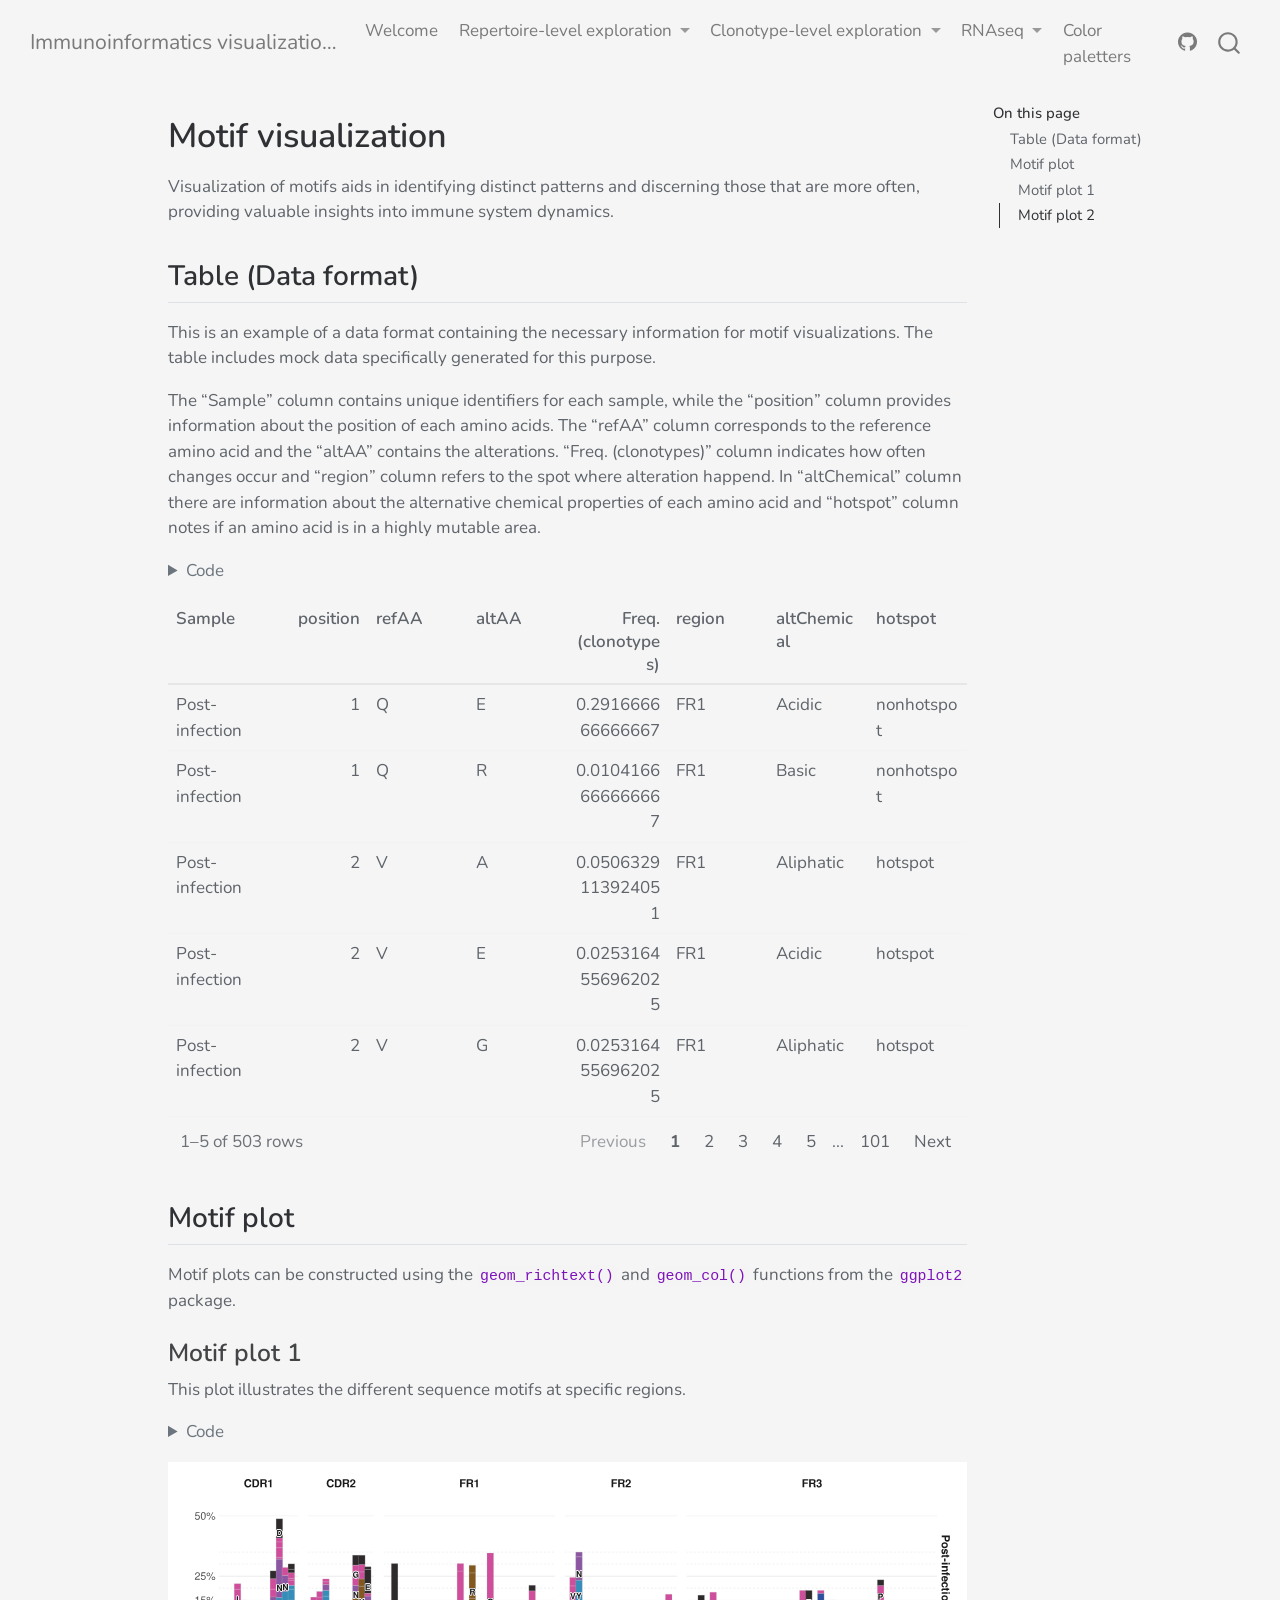
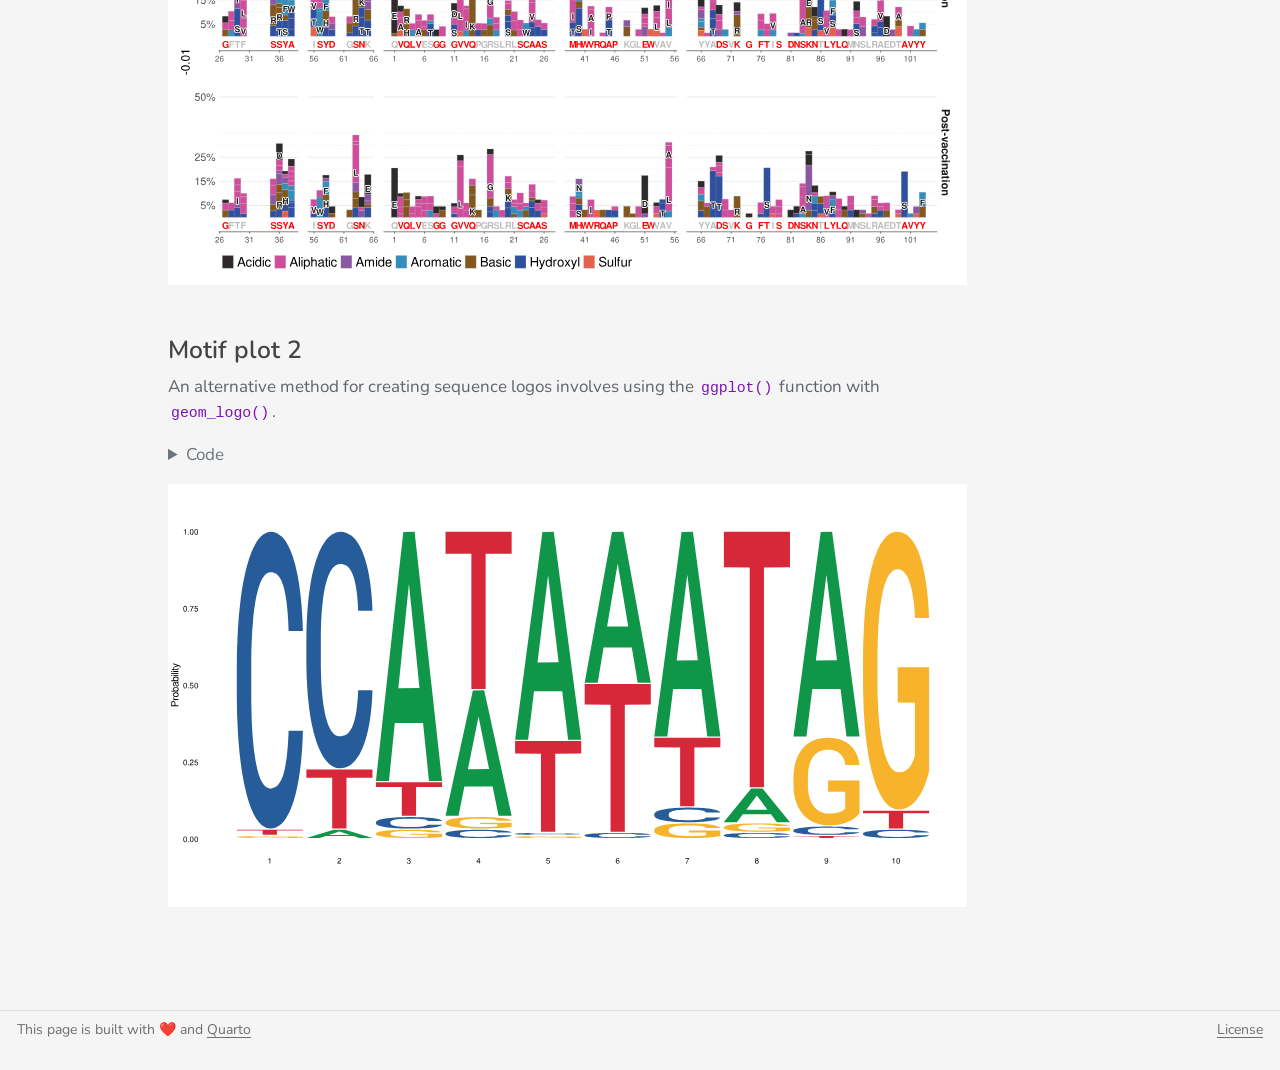
<file: qmd/motif_visualization.html>
<!DOCTYPE html>
<html xmlns="http://www.w3.org/1999/xhtml" lang="en" xml:lang="en"><head>

<meta charset="utf-8">
<meta name="generator" content="quarto-1.8.27">

<meta name="viewport" content="width=device-width, initial-scale=1.0, user-scalable=yes">


<title>Motif visualization – Immunoinformatics visualizations</title>
<style>
code{white-space: pre-wrap;}
span.smallcaps{font-variant: small-caps;}
div.columns{display: flex; gap: min(4vw, 1.5em);}
div.column{flex: auto; overflow-x: auto;}
div.hanging-indent{margin-left: 1.5em; text-indent: -1.5em;}
ul.task-list{list-style: none;}
ul.task-list li input[type="checkbox"] {
  width: 0.8em;
  margin: 0 0.8em 0.2em -1em; /* quarto-specific, see https://github.com/quarto-dev/quarto-cli/issues/4556 */ 
  vertical-align: middle;
}
/* CSS for syntax highlighting */
html { -webkit-text-size-adjust: 100%; }
pre > code.sourceCode { white-space: pre; position: relative; }
pre > code.sourceCode > span { display: inline-block; line-height: 1.25; }
pre > code.sourceCode > span:empty { height: 1.2em; }
.sourceCode { overflow: visible; }
code.sourceCode > span { color: inherit; text-decoration: inherit; }
div.sourceCode { margin: 1em 0; }
pre.sourceCode { margin: 0; }
@media screen {
div.sourceCode { overflow: auto; }
}
@media print {
pre > code.sourceCode { white-space: pre-wrap; }
pre > code.sourceCode > span { text-indent: -5em; padding-left: 5em; }
}
pre.numberSource code
  { counter-reset: source-line 0; }
pre.numberSource code > span
  { position: relative; left: -4em; counter-increment: source-line; }
pre.numberSource code > span > a:first-child::before
  { content: counter(source-line);
    position: relative; left: -1em; text-align: right; vertical-align: baseline;
    border: none; display: inline-block;
    -webkit-touch-callout: none; -webkit-user-select: none;
    -khtml-user-select: none; -moz-user-select: none;
    -ms-user-select: none; user-select: none;
    padding: 0 4px; width: 4em;
  }
pre.numberSource { margin-left: 3em;  padding-left: 4px; }
div.sourceCode
  {   }
@media screen {
pre > code.sourceCode > span > a:first-child::before { text-decoration: underline; }
}
</style>


<script src="../site_libs/quarto-nav/quarto-nav.js"></script>
<script src="../site_libs/quarto-nav/headroom.min.js"></script>
<script src="../site_libs/clipboard/clipboard.min.js"></script>
<script src="../site_libs/quarto-search/autocomplete.umd.js"></script>
<script src="../site_libs/quarto-search/fuse.min.js"></script>
<script src="../site_libs/quarto-search/quarto-search.js"></script>
<meta name="quarto:offset" content="../">
<script src="../site_libs/quarto-html/quarto.js" type="module"></script>
<script src="../site_libs/quarto-html/tabsets/tabsets.js" type="module"></script>
<script src="../site_libs/quarto-html/axe/axe-check.js" type="module"></script>
<script src="../site_libs/quarto-html/popper.min.js"></script>
<script src="../site_libs/quarto-html/tippy.umd.min.js"></script>
<script src="../site_libs/quarto-html/anchor.min.js"></script>
<link href="../site_libs/quarto-html/tippy.css" rel="stylesheet">
<link href="../site_libs/quarto-html/quarto-syntax-highlighting-ed96de9b727972fe78a7b5d16c58bf87.css" rel="stylesheet" id="quarto-text-highlighting-styles">
<script src="../site_libs/bootstrap/bootstrap.min.js"></script>
<link href="../site_libs/bootstrap/bootstrap-icons.css" rel="stylesheet">
<link href="../site_libs/bootstrap/bootstrap-b21da08ba9b98a1111c433477eb75fb6.min.css" rel="stylesheet" append-hash="true" id="quarto-bootstrap" data-mode="light">
<script id="quarto-search-options" type="application/json">{
  "location": "navbar",
  "copy-button": false,
  "collapse-after": 3,
  "panel-placement": "end",
  "type": "overlay",
  "limit": 50,
  "keyboard-shortcut": [
    "f",
    "/",
    "s"
  ],
  "show-item-context": false,
  "language": {
    "search-no-results-text": "No results",
    "search-matching-documents-text": "matching documents",
    "search-copy-link-title": "Copy link to search",
    "search-hide-matches-text": "Hide additional matches",
    "search-more-match-text": "more match in this document",
    "search-more-matches-text": "more matches in this document",
    "search-clear-button-title": "Clear",
    "search-text-placeholder": "",
    "search-detached-cancel-button-title": "Cancel",
    "search-submit-button-title": "Submit",
    "search-label": "Search"
  }
}</script>
<script src="../site_libs/core-js-2.5.3/shim.min.js"></script>
<script src="../site_libs/react-18.2.0/react.min.js"></script>
<script src="../site_libs/react-18.2.0/react-dom.min.js"></script>
<script src="../site_libs/reactwidget-2.0.0/react-tools.js"></script>
<link href="../site_libs/htmltools-fill-0.5.9/fill.css" rel="stylesheet">
<script src="../site_libs/htmlwidgets-1.6.4/htmlwidgets.js"></script>
<link href="../site_libs/reactable-0.4.5/reactable.css" rel="stylesheet">
<script src="../site_libs/reactable-binding-0.4.5/reactable.js"></script>


</head>

<body class="nav-fixed quarto-light">

<div id="quarto-search-results"></div>
  <header id="quarto-header" class="headroom fixed-top">
    <nav class="navbar navbar-expand-lg " data-bs-theme="dark">
      <div class="navbar-container container-fluid">
      <div class="navbar-brand-container mx-auto">
    <a class="navbar-brand" href="../index.html">
    <span class="navbar-title">Immunoinformatics visualizations</span>
    </a>
  </div>
            <div id="quarto-search" class="" title="Search"></div>
          <button class="navbar-toggler" type="button" data-bs-toggle="collapse" data-bs-target="#navbarCollapse" aria-controls="navbarCollapse" role="menu" aria-expanded="false" aria-label="Toggle navigation" onclick="if (window.quartoToggleHeadroom) { window.quartoToggleHeadroom(); }">
  <span class="navbar-toggler-icon"></span>
</button>
          <div class="collapse navbar-collapse" id="navbarCollapse">
            <ul class="navbar-nav navbar-nav-scroll me-auto">
  <li class="nav-item">
    <a class="nav-link" href="../index.html"> 
<span class="menu-text">Welcome</span></a>
  </li>  
  <li class="nav-item dropdown ">
    <a class="nav-link dropdown-toggle" href="#" id="nav-menu-repertoire-level-exploration" role="link" data-bs-toggle="dropdown" aria-expanded="false">
 <span class="menu-text">Repertoire-level exploration</span>
    </a>
    <ul class="dropdown-menu" aria-labelledby="nav-menu-repertoire-level-exploration">    
        <li>
    <a class="dropdown-item" href="../qmd/clonality.html">
 <span class="dropdown-text">Clonality</span></a>
  </li>  
        <li>
    <a class="dropdown-item" href="../qmd/diversity.html">
 <span class="dropdown-text">Diversity estimation</span></a>
  </li>  
        <li>
    <a class="dropdown-item" href="../qmd/gene_repertoire.html">
 <span class="dropdown-text">Gene repertoire</span></a>
  </li>  
        <li>
    <a class="dropdown-item" href="../qmd/V(D)J_recombination.html">
 <span class="dropdown-text">V(D)J recombination</span></a>
  </li>  
    </ul>
  </li>
  <li class="nav-item dropdown ">
    <a class="nav-link dropdown-toggle" href="#" id="nav-menu-clonotype-level-exploration" role="link" data-bs-toggle="dropdown" aria-expanded="false">
 <span class="menu-text">Clonotype-level exploration</span>
    </a>
    <ul class="dropdown-menu" aria-labelledby="nav-menu-clonotype-level-exploration">    
        <li>
    <a class="dropdown-item" href="../qmd/clonotype_evolution.html">
 <span class="dropdown-text">Clonotype evolution</span></a>
  </li>  
        <li>
    <a class="dropdown-item" href="../qmd/motif_visualization.html">
 <span class="dropdown-text">Motif visualization</span></a>
  </li>  
    </ul>
  </li>
  <li class="nav-item dropdown ">
    <a class="nav-link dropdown-toggle" href="#" id="nav-menu-rnaseq" role="link" data-bs-toggle="dropdown" aria-expanded="false">
 <span class="menu-text">RNAseq</span>
    </a>
    <ul class="dropdown-menu" aria-labelledby="nav-menu-rnaseq">    
        <li>
    <a class="dropdown-item" href="../qmd/bubble_plot.html">
 <span class="dropdown-text">Bubble plot</span></a>
  </li>  
        <li>
    <a class="dropdown-item" href="../qmd/heatmap.html">
 <span class="dropdown-text">Heatmap</span></a>
  </li>  
        <li>
    <a class="dropdown-item" href="../qmd/pathway_diagram.html">
 <span class="dropdown-text">Pathway diagram</span></a>
  </li>  
        <li>
    <a class="dropdown-item" href="../qmd/PCA.html">
 <span class="dropdown-text">PCA</span></a>
  </li>  
        <li>
    <a class="dropdown-item" href="../qmd/volcano_plot.html">
 <span class="dropdown-text">Volcano plots</span></a>
  </li>  
    </ul>
  </li>
  <li class="nav-item">
    <a class="nav-link" href="../qmd/color_palette.html"> 
<span class="menu-text">Color paletters</span></a>
  </li>  
</ul>
            <ul class="navbar-nav navbar-nav-scroll ms-auto">
  <li class="nav-item compact">
    <a class="nav-link" href="https://github.com/NatAnastas/immunovisual"> <i class="bi bi-github" role="img">
</i> 
<span class="menu-text"></span></a>
  </li>  
</ul>
          </div> <!-- /navcollapse -->
            <div class="quarto-navbar-tools">
</div>
      </div> <!-- /container-fluid -->
    </nav>
</header>
<!-- content -->
<div id="quarto-content" class="quarto-container page-columns page-rows-contents page-layout-article page-navbar">
<!-- sidebar -->
<!-- margin-sidebar -->
    <div id="quarto-margin-sidebar" class="sidebar margin-sidebar">
        <nav id="TOC" role="doc-toc" class="toc-active">
    <h2 id="toc-title">On this page</h2>
   
  <ul>
  <li><a href="#table-data-format" id="toc-table-data-format" class="nav-link active" data-scroll-target="#table-data-format">Table (Data format)</a></li>
  <li><a href="#motif-plot" id="toc-motif-plot" class="nav-link" data-scroll-target="#motif-plot">Motif plot</a>
  <ul class="collapse">
  <li><a href="#motif-plot-1" id="toc-motif-plot-1" class="nav-link" data-scroll-target="#motif-plot-1">Motif plot 1</a></li>
  <li><a href="#motif-plot-2" id="toc-motif-plot-2" class="nav-link" data-scroll-target="#motif-plot-2">Motif plot 2</a></li>
  </ul></li>
  </ul>
</nav>
    </div>
<!-- main -->
<main class="content" id="quarto-document-content">

<header id="title-block-header" class="quarto-title-block default">
<div class="quarto-title">
<h1 class="title">Motif visualization</h1>
</div>



<div class="quarto-title-meta">

    
  
    
  </div>
  


</header>


<p>Visualization of motifs aids in identifying distinct patterns and discerning those that are more often, providing valuable insights into immune system dynamics.</p>
<section id="table-data-format" class="level2">
<h2 class="anchored" data-anchor-id="table-data-format">Table (Data format)</h2>
<p>This is an example of a data format containing the necessary information for motif visualizations. The table includes mock data specifically generated for this purpose.</p>
<p>The “Sample” column contains unique identifiers for each sample, while the “position” column provides information about the position of each amino acids. The “refAA” column corresponds to the reference amino acid and the “altAA” contains the alterations. “Freq. (clonotypes)” column indicates how often changes occur and “region” column refers to the spot where alteration happend. In “altChemical” column there are information about the alternative chemical properties of each amino acid and “hotspot” column notes if an amino acid is in a highly mutable area.</p>
<div class="cell">
<details class="code-fold">
<summary>Code</summary>
<div class="code-copy-outer-scaffold"><div class="sourceCode cell-code" id="cb1"><pre class="sourceCode r code-with-copy"><code class="sourceCode r"><span id="cb1-1"><a href="#cb1-1" aria-hidden="true" tabindex="-1"></a><span class="fu">library</span>(data.table)</span>
<span id="cb1-2"><a href="#cb1-2" aria-hidden="true" tabindex="-1"></a><span class="fu">library</span>(reactable)</span>
<span id="cb1-3"><a href="#cb1-3" aria-hidden="true" tabindex="-1"></a></span>
<span id="cb1-4"><a href="#cb1-4" aria-hidden="true" tabindex="-1"></a>df <span class="ot">&lt;-</span> <span class="fu">fread</span>(<span class="st">"../inst/data/mutation1.tsv"</span>) </span>
<span id="cb1-5"><a href="#cb1-5" aria-hidden="true" tabindex="-1"></a></span>
<span id="cb1-6"><a href="#cb1-6" aria-hidden="true" tabindex="-1"></a></span>
<span id="cb1-7"><a href="#cb1-7" aria-hidden="true" tabindex="-1"></a><span class="fu">reactable</span>(</span>
<span id="cb1-8"><a href="#cb1-8" aria-hidden="true" tabindex="-1"></a>  </span>
<span id="cb1-9"><a href="#cb1-9" aria-hidden="true" tabindex="-1"></a>  df, </span>
<span id="cb1-10"><a href="#cb1-10" aria-hidden="true" tabindex="-1"></a>  <span class="at">defaultPageSize =</span> <span class="dv">5</span>,</span>
<span id="cb1-11"><a href="#cb1-11" aria-hidden="true" tabindex="-1"></a>  <span class="at">theme =</span> <span class="fu">reactableTheme</span>(</span>
<span id="cb1-12"><a href="#cb1-12" aria-hidden="true" tabindex="-1"></a>    <span class="at">backgroundColor  =</span> <span class="st">"transparent"</span></span>
<span id="cb1-13"><a href="#cb1-13" aria-hidden="true" tabindex="-1"></a>  )</span>
<span id="cb1-14"><a href="#cb1-14" aria-hidden="true" tabindex="-1"></a>)</span></code></pre></div><button title="Copy to Clipboard" class="code-copy-button"><i class="bi"></i></button></div>
</details>
<div class="cell-output-display">
<div class="reactable html-widget html-fill-item" id="htmlwidget-b95bb2fe10f2998032c2" style="width:auto;height:auto;"></div>
<script type="application/json" data-for="htmlwidget-b95bb2fe10f2998032c2">{"x":{"tag":{"name":"Reactable","attribs":{"data":{"Sample":["Post-infection","Post-infection","Post-infection","Post-infection","Post-infection","Post-infection","Post-infection","Post-infection","Post-infection","Post-infection","Post-infection","Post-infection","Post-infection","Post-infection","Post-infection","Post-infection","Post-infection","Post-infection","Post-infection","Post-infection","Post-infection","Post-infection","Post-infection","Post-infection","Post-infection","Post-infection","Post-infection","Post-infection","Post-infection","Post-infection","Post-infection","Post-infection","Post-infection","Post-infection","Post-infection","Post-infection","Post-infection","Post-infection","Post-infection","Post-infection","Post-infection","Post-infection","Post-infection","Post-infection","Post-infection","Post-infection","Post-infection","Post-infection","Post-infection","Post-infection","Post-infection","Post-infection","Post-infection","Post-infection","Post-infection","Post-infection","Post-infection","Post-infection","Post-infection","Post-infection","Post-infection","Post-infection","Post-infection","Post-infection","Post-infection","Post-infection","Post-infection","Post-infection","Post-infection","Post-infection","Post-infection","Post-infection","Post-infection","Post-infection","Post-infection","Post-infection","Post-infection","Post-infection","Post-infection","Post-infection","Post-infection","Post-infection","Post-infection","Post-infection","Post-infection","Post-infection","Post-infection","Post-infection","Post-infection","Post-infection","Post-infection","Post-infection","Post-infection","Post-infection","Post-infection","Post-infection","Post-infection","Post-infection","Post-infection","Post-infection","Post-infection","Post-infection","Post-infection","Post-infection","Post-infection","Post-infection","Post-infection","Post-infection","Post-infection","Post-infection","Post-infection","Post-infection","Post-infection","Post-infection","Post-infection","Post-infection","Post-infection","Post-infection","Post-infection","Post-infection","Post-infection","Post-infection","Post-infection","Post-infection","Post-infection","Post-infection","Post-infection","Post-infection","Post-infection","Post-infection","Post-infection","Post-infection","Post-infection","Post-infection","Post-infection","Post-infection","Post-infection","Post-infection","Post-infection","Post-infection","Post-infection","Post-infection","Post-infection","Post-infection","Post-infection","Post-infection","Post-infection","Post-infection","Post-infection","Post-infection","Post-infection","Post-infection","Post-infection","Post-infection","Post-infection","Post-infection","Post-infection","Post-infection","Post-infection","Post-infection","Post-infection","Post-infection","Post-infection","Post-infection","Post-infection","Post-infection","Post-infection","Post-infection","Post-infection","Post-infection","Post-infection","Post-infection","Post-infection","Post-infection","Post-infection","Post-infection","Post-infection","Post-infection","Post-infection","Post-infection","Post-infection","Post-infection","Post-infection","Post-infection","Post-infection","Post-infection","Post-infection","Post-infection","Post-infection","Post-infection","Post-infection","Post-infection","Post-infection","Post-infection","Post-infection","Post-infection","Post-infection","Post-infection","Post-infection","Post-infection","Post-infection","Post-infection","Post-infection","Post-infection","Post-infection","Post-infection","Post-infection","Post-infection","Post-infection","Post-infection","Post-infection","Post-infection","Post-infection","Post-infection","Post-infection","Post-infection","Post-infection","Post-infection","Post-infection","Post-infection","Post-infection","Post-infection","Post-infection","Post-infection","Post-infection","Post-infection","Post-infection","Post-infection","Post-infection","Post-infection","Post-infection","Post-infection","Post-infection","Post-infection","Post-infection","Post-infection","Post-infection","Post-infection","Post-infection","Post-infection","Post-infection","Post-infection","Post-infection","Post-infection","Post-infection","Post-infection","Post-infection","Post-infection","Post-infection","Post-infection","Post-infection","Post-infection","Post-vaccination","Post-vaccination","Post-vaccination","Post-vaccination","Post-vaccination","Post-vaccination","Post-vaccination","Post-vaccination","Post-vaccination","Post-vaccination","Post-vaccination","Post-vaccination","Post-vaccination","Post-vaccination","Post-vaccination","Post-vaccination","Post-vaccination","Post-vaccination","Post-vaccination","Post-vaccination","Post-vaccination","Post-vaccination","Post-vaccination","Post-vaccination","Post-vaccination","Post-vaccination","Post-vaccination","Post-vaccination","Post-vaccination","Post-vaccination","Post-vaccination","Post-vaccination","Post-vaccination","Post-vaccination","Post-vaccination","Post-vaccination","Post-vaccination","Post-vaccination","Post-vaccination","Post-vaccination","Post-vaccination","Post-vaccination","Post-vaccination","Post-vaccination","Post-vaccination","Post-vaccination","Post-vaccination","Post-vaccination","Post-vaccination","Post-vaccination","Post-vaccination","Post-vaccination","Post-vaccination","Post-vaccination","Post-vaccination","Post-vaccination","Post-vaccination","Post-vaccination","Post-vaccination","Post-vaccination","Post-vaccination","Post-vaccination","Post-vaccination","Post-vaccination","Post-vaccination","Post-vaccination","Post-vaccination","Post-vaccination","Post-vaccination","Post-vaccination","Post-vaccination","Post-vaccination","Post-vaccination","Post-vaccination","Post-vaccination","Post-vaccination","Post-vaccination","Post-vaccination","Post-vaccination","Post-vaccination","Post-vaccination","Post-vaccination","Post-vaccination","Post-vaccination","Post-vaccination","Post-vaccination","Post-vaccination","Post-vaccination","Post-vaccination","Post-vaccination","Post-vaccination","Post-vaccination","Post-vaccination","Post-vaccination","Post-vaccination","Post-vaccination","Post-vaccination","Post-vaccination","Post-vaccination","Post-vaccination","Post-vaccination","Post-vaccination","Post-vaccination","Post-vaccination","Post-vaccination","Post-vaccination","Post-vaccination","Post-vaccination","Post-vaccination","Post-vaccination","Post-vaccination","Post-vaccination","Post-vaccination","Post-vaccination","Post-vaccination","Post-vaccination","Post-vaccination","Post-vaccination","Post-vaccination","Post-vaccination","Post-vaccination","Post-vaccination","Post-vaccination","Post-vaccination","Post-vaccination","Post-vaccination","Post-vaccination","Post-vaccination","Post-vaccination","Post-vaccination","Post-vaccination","Post-vaccination","Post-vaccination","Post-vaccination","Post-vaccination","Post-vaccination","Post-vaccination","Post-vaccination","Post-vaccination","Post-vaccination","Post-vaccination","Post-vaccination","Post-vaccination","Post-vaccination","Post-vaccination","Post-vaccination","Post-vaccination","Post-vaccination","Post-vaccination","Post-vaccination","Post-vaccination","Post-vaccination","Post-vaccination","Post-vaccination","Post-vaccination","Post-vaccination","Post-vaccination","Post-vaccination","Post-vaccination","Post-vaccination","Post-vaccination","Post-vaccination","Post-vaccination","Post-vaccination","Post-vaccination","Post-vaccination","Post-vaccination","Post-vaccination","Post-vaccination","Post-vaccination","Post-vaccination","Post-vaccination","Post-vaccination","Post-vaccination","Post-vaccination","Post-vaccination","Post-vaccination","Post-vaccination","Post-vaccination","Post-vaccination","Post-vaccination","Post-vaccination","Post-vaccination","Post-vaccination","Post-vaccination","Post-vaccination","Post-vaccination","Post-vaccination","Post-vaccination","Post-vaccination","Post-vaccination","Post-vaccination","Post-vaccination","Post-vaccination","Post-vaccination","Post-vaccination","Post-vaccination","Post-vaccination","Post-vaccination","Post-vaccination","Post-vaccination","Post-vaccination","Post-vaccination","Post-vaccination","Post-vaccination","Post-vaccination","Post-vaccination","Post-vaccination","Post-vaccination","Post-vaccination","Post-vaccination","Post-vaccination","Post-vaccination","Post-vaccination","Post-vaccination","Post-vaccination","Post-vaccination","Post-vaccination","Post-vaccination","Post-vaccination","Post-vaccination","Post-vaccination","Post-vaccination","Post-vaccination","Post-vaccination","Post-vaccination","Post-vaccination","Post-vaccination","Post-vaccination","Post-vaccination","Post-vaccination","Post-vaccination","Post-vaccination","Post-vaccination","Post-vaccination","Post-vaccination","Post-vaccination","Post-vaccination","Post-vaccination","Post-vaccination","Post-vaccination","Post-vaccination","Post-vaccination","Post-vaccination","Post-vaccination","Post-vaccination","Post-vaccination","Post-vaccination","Post-vaccination","Post-vaccination","Post-vaccination"],"position":[1,1,2,2,2,2,3,3,4,4,5,5,6,6,6,7,7,7,8,9,11,11,11,12,12,12,13,13,13,14,14,14,15,15,16,16,17,17,17,18,18,18,20,20,20,20,20,21,21,21,22,22,23,24,24,24,24,24,25,25,26,26,27,27,27,28,28,28,29,29,29,29,30,30,35,35,35,35,35,35,36,36,36,36,36,36,36,36,36,36,37,37,37,37,37,38,38,38,38,38,38,38,38,38,38,38,39,39,39,39,40,40,40,40,40,41,42,42,42,44,45,45,48,48,50,51,51,51,51,51,52,53,53,53,53,54,55,55,55,56,56,56,57,57,57,57,57,58,58,58,58,58,58,58,59,59,59,62,62,62,63,63,63,63,63,63,64,64,64,64,64,64,64,65,65,65,65,65,65,65,66,66,66,66,66,66,66,67,68,68,68,68,69,69,69,69,70,72,72,72,76,76,76,77,77,78,78,81,82,83,83,84,84,84,85,85,85,85,86,86,86,87,87,88,88,88,89,90,91,92,92,92,92,93,93,95,95,95,96,96,96,96,96,97,98,99,99,99,101,102,103,103,1,2,2,2,2,3,3,3,4,4,5,5,5,5,6,6,6,7,7,7,8,8,9,9,11,11,11,12,12,12,13,13,14,14,14,15,17,17,17,17,17,18,18,19,20,20,20,20,20,21,21,21,21,22,22,22,23,23,23,24,24,24,24,24,25,25,25,26,26,26,27,27,27,28,28,29,29,29,29,29,30,30,30,30,35,35,35,35,35,36,36,36,36,36,36,36,36,37,37,37,37,37,37,37,38,38,38,38,38,38,38,38,38,38,39,39,39,40,40,40,40,40,41,42,42,43,44,45,46,46,48,49,50,51,51,53,53,53,54,54,55,55,55,55,55,56,56,57,57,58,58,58,58,58,59,59,62,63,63,63,63,63,63,63,64,64,64,65,65,65,65,65,66,66,66,66,66,67,67,68,68,69,69,69,69,69,70,70,71,72,74,76,76,77,78,78,79,79,79,81,82,82,83,83,83,83,84,84,84,84,85,85,85,85,85,86,86,86,87,88,88,88,88,89,89,90,90,91,91,91,92,93,93,94,95,95,95,95,96,96,96,97,97,99,99,100,101,102,102,103,103],"refAA":["Q","Q","V","V","V","V","Q","Q","L","L","V","V","E","E","E","S","S","S","G","G","G","G","G","V","V","V","V","V","V","Q","Q","Q","P","P","G","G","R","R","R","S","S","S","R","R","R","R","R","L","L","L","S","S","C","A","A","A","A","A","A","A","S","S","G","G","G","F","F","F","T","T","T","T","F","F","S","S","S","S","S","S","S","S","S","S","S","S","S","S","S","S","Y","Y","Y","Y","Y","A","G","G","G","G","A","G","A","G","G","A","M","M","M","M","H","H","H","H","H","W","V","V","V","Q","A","A","K","K","L","E","E","E","E","E","W","V","V","V","V","A","V","V","V","I","I","I","S","S","S","S","S","Y","Y","Y","Y","Y","Y","Y","D","D","D","G","G","G","S","S","S","S","S","S","N","N","N","N","N","N","N","K","K","K","K","K","K","K","Y","Y","Y","Y","Y","Y","Y","Y","A","A","A","A","D","D","D","D","S","K","K","K","F","F","F","T","T","I","I","D","N","S","S","K","K","K","N","N","N","N","T","T","T","L","L","Y","Y","Y","L","Q","M","N","N","N","N","S","S","R","R","R","A","A","A","A","A","E","D","T","T","T","V","Y","Y","Y","Q","V","V","V","V","Q","Q","Q","L","L","V","V","V","V","E","E","E","S","S","S","G","G","G","G","G","G","G","V","V","V","V","V","Q","Q","Q","P","R","R","R","R","R","S","S","L","R","R","R","R","R","L","L","L","L","S","S","S","C","C","C","A","A","A","A","A","A","A","A","S","S","S","G","G","G","F","F","T","T","T","T","T","F","F","F","F","S","S","S","S","S","S","S","S","S","S","S","S","S","Y","Y","Y","Y","Y","Y","Y","G","G","G","G","A","A","A","A","G","A","M","M","M","H","H","H","H","H","W","V","V","R","Q","A","P","P","K","G","L","E","E","V","V","V","A","A","V","V","V","V","V","I","I","S","S","Y","Y","Y","Y","Y","D","D","G","S","S","S","S","S","S","S","N","N","N","K","K","K","K","K","Y","Y","Y","Y","Y","Y","Y","A","A","D","D","D","D","D","S","S","V","K","G","F","F","T","I","I","S","S","S","D","N","N","S","S","S","S","K","K","K","K","N","N","N","N","N","T","T","T","L","Y","Y","Y","Y","L","L","Q","Q","M","M","M","N","S","S","L","R","R","R","R","A","A","A","E","E","T","T","A","V","Y","Y","Y","Y"],"altAA":["E","R","A","E","G","M","H","R","V","W","A","L","A","V","K","T","W","A","E","V","D","S","V","L","A","M","I","A","F","K","R","H","A","S","V","R","G","K","W","P","A","Y","S","G","I","K","T","P","V","R","A","P","W","V","S","E","G","T","T","G","P","T","E","A","R","I","L","Y","S","I","N","A","V","L","R","I","T","G","D","N","I","N","T","D","R","G","P","A","Y","K","F","S","N","H","A","S","W","Y","A","S","E","D","T","P","V","W","I","V","L","T","Y","S","N","R","Q","C","I","A","G","L","T","P","R","Q","P","D","Q","A","G","V","C","L","E","A","M","G","L","I","F","T","V","M","W","L","A","P","Y","F","H","A","P","W","S","N","G","N","S","R","A","T","R","D","I","N","G","T","K","T","D","I","G","S","H","R","E","T","N","A","D","Q","D","N","W","R","A","F","C","V","T","S","G","V","E","A","N","G","F","R","E","Q","L","V","Y","A","V","F","V","N","S","A","Y","R","E","M","H","D","K","S","S","M","A","V","P","F","S","C","P","E","V","S","D","G","I","N","G","T","G","S","V","D","P","T","S","D","N","A","M","R","L","F","F","H","E","G","L","A","E","H","K","R","V","P","A","E","G","L","A","V","G","P","A","F","E","V","R","E","V","D","T","L","E","G","I","A","K","R","L","R","G","K","S","T","E","P","F","P","I","K","S","G","T","R","P","I","F","A","P","F","W","R","G","V","S","T","K","G","V","T","D","A","P","C","E","V","R","S","I","I","A","S","P","N","V","L","S","I","N","R","T","G","I","N","D","T","G","R","A","Q","K","H","S","N","C","D","A","F","S","Y","W","D","V","T","G","P","A","S","I","L","V","N","S","R","F","Y","R","G","I","C","R","T","T","A","R","R","P","D","Q","A","M","E","T","S","L","I","A","G","F","V","T","W","A","H","F","D","S","N","E","H","R","L","R","T","N","I","G","K","D","A","Q","E","T","Q","N","R","H","D","S","I","F","I","H","T","I","T","G","E","A","I","P","A","A","R","D","L","S","S","M","V","P","A","L","E","D","S","A","P","G","F","N","E","R","D","T","S","I","D","Y","S","K","M","V","F","N","D","S","V","P","R","D","L","T","V","D","N","R","P","K","G","I","S","T","V","I","K","G","M","A","S","F","C","N","F","H"],"Freq. (clonotypes)":[0.291666666666667,0.0104166666666667,0.0506329113924051,0.0253164556962025,0.0253164556962025,0.0253164556962025,0.0506329113924051,0.0632911392405063,0.0266666666666667,0.0266666666666667,0.0649350649350649,0.025974025974026,0.0131578947368421,0.0263157894736842,0.0263157894736842,0.051948051948052,0.012987012987013,0.025974025974026,0.0277777777777778,0.0410958904109589,0.0625,0.05,0.025,0.25,0.03125,0.0208333333333333,0.0886075949367089,0.0126582278481013,0.0253164556962025,0.157894736842105,0.105263157894737,0.0315789473684211,0.027027027027027,0.027027027027027,0.0266666666666667,0.0266666666666667,0.271028037383178,0.0467289719626168,0.0280373831775701,0.0263157894736842,0.0263157894736842,0.0263157894736842,0.0617283950617284,0.0246913580246914,0.0123456790123457,0.0246913580246914,0.0246913580246914,0.0384615384615385,0.0384615384615385,0.0256410256410256,0.027027027027027,0.0405405405405405,0.0547945205479452,0.0823529411764706,0.0352941176470588,0.0235294117647059,0.0470588235294118,0.0235294117647059,0.0410958904109589,0.0273972602739726,0.0273972602739726,0.0273972602739726,0.0277777777777778,0.0277777777777778,0.0277777777777778,0.038961038961039,0.038961038961039,0.025974025974026,0.114942528735632,0.0574712643678161,0.0229885057471264,0.0229885057471264,0.075,0.075,0.0869565217391304,0.0326086956521739,0.0434782608695652,0.0434782608695652,0.0326086956521739,0.0326086956521739,0.008,0.16,0.064,0.08,0.056,0.04,0.024,0.016,0.024,0.016,0.0989010989010989,0.0659340659340659,0.0659340659340659,0.021978021978022,0.032967032967033,0.0300751879699248,0.0526315789473684,0.0451127819548872,0.0225563909774436,0.0451127819548872,0.0150375939849624,0.0225563909774436,0.0225563909774436,0.0075187969924812,0.0225563909774436,0.0150375939849624,0.0930232558139535,0.0581395348837209,0.0348837209302326,0.0581395348837209,0.087378640776699,0.116504854368932,0.0970873786407767,0.029126213592233,0.0194174757281553,0.0289855072463768,0.0625,0.05,0.0125,0.0147058823529412,0.0675675675675676,0.0540540540540541,0.04,0.0266666666666667,0.0285714285714286,0.0263157894736842,0.0394736842105263,0.0131578947368421,0.0263157894736842,0.0131578947368421,0.0294117647058824,0.0512820512820513,0.0256410256410256,0.0256410256410256,0.0256410256410256,0.0142857142857143,0.0813953488372093,0.0581395348837209,0.0348837209302326,0.075,0.05,0.0375,0.104651162790698,0.0232558139534884,0.0232558139534884,0.0232558139534884,0.0116279069767442,0.0595238095238095,0.0714285714285714,0.0119047619047619,0.0119047619047619,0.0238095238095238,0.0357142857142857,0.0238095238095238,0.027027027027027,0.027027027027027,0.027027027027027,0.0410958904109589,0.0273972602739726,0.0136986301369863,0.115789473684211,0.0421052631578947,0.0315789473684211,0.0526315789473684,0.0526315789473684,0.0421052631578947,0.0891089108910891,0.0792079207920792,0.0396039603960396,0.0297029702970297,0.0297029702970297,0.0396039603960396,0.0297029702970297,0.0444444444444444,0.1,0.0666666666666667,0.0333333333333333,0.0111111111111111,0.0111111111111111,0.0222222222222222,0.0487804878048781,0.0365853658536585,0.024390243902439,0.0121951219512195,0.0121951219512195,0.0121951219512195,0.024390243902439,0.0140845070422535,0.0731707317073171,0.0365853658536585,0.0365853658536585,0.0365853658536585,0.038961038961039,0.038961038961039,0.025974025974026,0.025974025974026,0.028169014084507,0.0897435897435897,0.0384615384615385,0.0128205128205128,0.04,0.0266666666666667,0.0266666666666667,0.025974025974026,0.025974025974026,0.027027027027027,0.0675675675675676,0.0147058823529412,0.0140845070422535,0.178571428571429,0.0119047619047619,0.0833333333333333,0.0714285714285714,0.0357142857142857,0.0405405405405405,0.0405405405405405,0.0135135135135135,0.027027027027027,0.154761904761905,0.0238095238095238,0.0119047619047619,0.08,0.0266666666666667,0.0625,0.05,0.0375,0.0289855072463768,0.0294117647058824,0.0277777777777778,0.0526315789473684,0.0394736842105263,0.0263157894736842,0.0263157894736842,0.04,0.04,0.0140845070422535,0.028169014084507,0.028169014084507,0.0864197530864198,0.0246913580246914,0.0617283950617284,0.037037037037037,0.0246913580246914,0.0833333333333333,0.0277777777777778,0.0540540540540541,0.0405405405405405,0.027027027027027,0.0428571428571429,0.0289855072463768,0.0277777777777778,0.0277777777777778,0.205128205128205,0.0142857142857143,0.0285714285714286,0.0428571428571429,0.0142857142857143,0.0441176470588235,0.0294117647058824,0.0294117647058824,0.0149253731343284,0.0298507462686567,0.0441176470588235,0.0147058823529412,0.0147058823529412,0.0147058823529412,0.0289855072463768,0.0289855072463768,0.0289855072463768,0.0294117647058824,0.0294117647058824,0.0294117647058824,0.0303030303030303,0.0151515151515152,0.0303030303030303,0.0151515151515152,0.0294117647058824,0.0147058823529412,0.0147058823529412,0.209876543209877,0.0246913580246914,0.0246913580246914,0.0298507462686567,0.0298507462686567,0.0933333333333333,0.04,0.0266666666666667,0.0307692307692308,0.181818181818182,0.0340909090909091,0.0227272727272727,0.0227272727272727,0.0227272727272727,0.0151515151515152,0.0303030303030303,0.0303030303030303,0.0263157894736842,0.0526315789473684,0.0394736842105263,0.0263157894736842,0.0263157894736842,0.0147058823529412,0.0147058823529412,0.0147058823529412,0.0294117647058824,0.0289855072463768,0.0434782608695652,0.0289855072463768,0.0149253731343284,0.0298507462686567,0.0149253731343284,0.0273972602739726,0.0410958904109589,0.0273972602739726,0.0136986301369863,0.0273972602739726,0.0294117647058824,0.0294117647058824,0.0147058823529412,0.0285714285714286,0.0285714285714286,0.0142857142857143,0.0147058823529412,0.0294117647058824,0.0294117647058824,0.0303030303030303,0.0303030303030303,0.0540540540540541,0.027027027027027,0.0405405405405405,0.027027027027027,0.0135135135135135,0.0428571428571429,0.0285714285714286,0.0142857142857143,0.0142857142857143,0.04,0.0266666666666667,0.0266666666666667,0.04,0.0266666666666667,0.0454545454545455,0.0681818181818182,0.0340909090909091,0.0227272727272727,0.0681818181818182,0.0227272727272727,0.0113636363636364,0.0340909090909091,0.0641025641025641,0.0256410256410256,0.0256410256410256,0.0256410256410256,0.0128205128205128,0.0128205128205128,0.0256410256410256,0.0404040404040404,0.0404040404040404,0.0202020202020202,0.0303030303030303,0.0202020202020202,0.0202020202020202,0.0202020202020202,0.0202020202020202,0.0202020202020202,0.0101010101010101,0.0289855072463768,0.0289855072463768,0.0289855072463768,0.0533333333333333,0.0533333333333333,0.0266666666666667,0.0133333333333333,0.0133333333333333,0.03125,0.0147058823529412,0.0588235294117647,0.0303030303030303,0.03125,0.0307692307692308,0.0303030303030303,0.0151515151515152,0.0461538461538462,0.0158730158730159,0.0454545454545455,0.159420289855072,0.0144927536231884,0.0307692307692308,0.0153846153846154,0.0153846153846154,0.0597014925373134,0.0149253731343284,0.181818181818182,0.038961038961039,0.051948051948052,0.012987012987013,0.025974025974026,0.0597014925373134,0.0149253731343284,0.0845070422535211,0.028169014084507,0.0540540540540541,0.0540540540540541,0.0135135135135135,0.0405405405405405,0.0135135135135135,0.0303030303030303,0.0151515151515152,0.03125,0.157894736842105,0.0394736842105263,0.0394736842105263,0.0394736842105263,0.0131578947368421,0.0263157894736842,0.0263157894736842,0.0422535211267606,0.0140845070422535,0.028169014084507,0.0821917808219178,0.0410958904109589,0.0136986301369863,0.0273972602739726,0.0136986301369863,0.0410958904109589,0.0273972602739726,0.0273972602739726,0.0273972602739726,0.0273972602739726,0.0149253731343284,0.0447761194029851,0.194029850746269,0.0149253731343284,0.171428571428571,0.0142857142857143,0.0285714285714286,0.0285714285714286,0.0142857142857143,0.0303030303030303,0.0454545454545455,0.0307692307692308,0.0882352941176471,0.0161290322580645,0.0461538461538462,0.0153846153846154,0.205882352941176,0.0151515151515152,0.0303030303030303,0.0147058823529412,0.0294117647058824,0.0294117647058824,0.03125,0.0307692307692308,0.0153846153846154,0.0704225352112676,0.0422535211267606,0.0140845070422535,0.0140845070422535,0.188405797101449,0.0434782608695652,0.0289855072463768,0.0144927536231884,0.0294117647058824,0.0294117647058824,0.0147058823529412,0.0294117647058824,0.0294117647058824,0.0434782608695652,0.0289855072463768,0.0144927536231884,0.0895522388059701,0.0606060606060606,0.0151515151515152,0.0151515151515152,0.0151515151515152,0.03125,0.046875,0.0307692307692308,0.0153846153846154,0.0298507462686567,0.0298507462686567,0.0298507462686567,0.03125,0.015625,0.015625,0.0158730158730159,0.0298507462686567,0.0298507462686567,0.0149253731343284,0.0149253731343284,0.0298507462686567,0.0149253731343284,0.0149253731343284,0.0303030303030303,0.0303030303030303,0.0158730158730159,0.0158730158730159,0.19047619047619,0.0161290322580645,0.0149253731343284,0.0298507462686567,0.0597014925373134,0.0447761194029851],"region":["FR1","FR1","FR1","FR1","FR1","FR1","FR1","FR1","FR1","FR1","FR1","FR1","FR1","FR1","FR1","FR1","FR1","FR1","FR1","FR1","FR1","FR1","FR1","FR1","FR1","FR1","FR1","FR1","FR1","FR1","FR1","FR1","FR1","FR1","FR1","FR1","FR1","FR1","FR1","FR1","FR1","FR1","FR1","FR1","FR1","FR1","FR1","FR1","FR1","FR1","FR1","FR1","FR1","FR1","FR1","FR1","FR1","FR1","FR1","FR1","FR1","FR1","CDR1","CDR1","CDR1","CDR1","CDR1","CDR1","CDR1","CDR1","CDR1","CDR1","CDR1","CDR1","CDR1","CDR1","CDR1","CDR1","CDR1","CDR1","CDR1","CDR1","CDR1","CDR1","CDR1","CDR1","CDR1","CDR1","CDR1","CDR1","CDR1","CDR1","CDR1","CDR1","CDR1","CDR1","CDR1","CDR1","CDR1","CDR1","CDR1","CDR1","CDR1","CDR1","CDR1","CDR1","FR2","FR2","FR2","FR2","FR2","FR2","FR2","FR2","FR2","FR2","FR2","FR2","FR2","FR2","FR2","FR2","FR2","FR2","FR2","FR2","FR2","FR2","FR2","FR2","FR2","FR2","FR2","FR2","FR2","FR2","FR2","FR2","FR2","CDR2","CDR2","CDR2","CDR2","CDR2","CDR2","CDR2","CDR2","CDR2","CDR2","CDR2","CDR2","CDR2","CDR2","CDR2","CDR2","CDR2","CDR2","CDR2","CDR2","CDR2","CDR2","CDR2","CDR2","CDR2","CDR2","CDR2","CDR2","CDR2","CDR2","CDR2","CDR2","CDR2","CDR2","CDR2","CDR2","CDR2","CDR2","CDR2","CDR2","CDR2","FR3","FR3","FR3","FR3","FR3","FR3","FR3","FR3","FR3","FR3","FR3","FR3","FR3","FR3","FR3","FR3","FR3","FR3","FR3","FR3","FR3","FR3","FR3","FR3","FR3","FR3","FR3","FR3","FR3","FR3","FR3","FR3","FR3","FR3","FR3","FR3","FR3","FR3","FR3","FR3","FR3","FR3","FR3","FR3","FR3","FR3","FR3","FR3","FR3","FR3","FR3","FR3","FR3","FR3","FR3","FR3","FR3","FR3","FR3","FR3","FR3","FR3","FR3","FR3","FR3","FR3","FR3","FR3","FR3","FR3","FR3","FR3","FR1","FR1","FR1","FR1","FR1","FR1","FR1","FR1","FR1","FR1","FR1","FR1","FR1","FR1","FR1","FR1","FR1","FR1","FR1","FR1","FR1","FR1","FR1","FR1","FR1","FR1","FR1","FR1","FR1","FR1","FR1","FR1","FR1","FR1","FR1","FR1","FR1","FR1","FR1","FR1","FR1","FR1","FR1","FR1","FR1","FR1","FR1","FR1","FR1","FR1","FR1","FR1","FR1","FR1","FR1","FR1","FR1","FR1","FR1","FR1","FR1","FR1","FR1","FR1","FR1","FR1","FR1","FR1","FR1","FR1","CDR1","CDR1","CDR1","CDR1","CDR1","CDR1","CDR1","CDR1","CDR1","CDR1","CDR1","CDR1","CDR1","CDR1","CDR1","CDR1","CDR1","CDR1","CDR1","CDR1","CDR1","CDR1","CDR1","CDR1","CDR1","CDR1","CDR1","CDR1","CDR1","CDR1","CDR1","CDR1","CDR1","CDR1","CDR1","CDR1","CDR1","CDR1","CDR1","CDR1","CDR1","CDR1","CDR1","CDR1","FR2","FR2","FR2","FR2","FR2","FR2","FR2","FR2","FR2","FR2","FR2","FR2","FR2","FR2","FR2","FR2","FR2","FR2","FR2","FR2","FR2","FR2","FR2","FR2","FR2","FR2","FR2","FR2","FR2","FR2","FR2","CDR2","CDR2","CDR2","CDR2","CDR2","CDR2","CDR2","CDR2","CDR2","CDR2","CDR2","CDR2","CDR2","CDR2","CDR2","CDR2","CDR2","CDR2","CDR2","CDR2","CDR2","CDR2","CDR2","CDR2","CDR2","CDR2","CDR2","FR3","FR3","FR3","FR3","FR3","FR3","FR3","FR3","FR3","FR3","FR3","FR3","FR3","FR3","FR3","FR3","FR3","FR3","FR3","FR3","FR3","FR3","FR3","FR3","FR3","FR3","FR3","FR3","FR3","FR3","FR3","FR3","FR3","FR3","FR3","FR3","FR3","FR3","FR3","FR3","FR3","FR3","FR3","FR3","FR3","FR3","FR3","FR3","FR3","FR3","FR3","FR3","FR3","FR3","FR3","FR3","FR3","FR3","FR3","FR3","FR3","FR3","FR3","FR3","FR3","FR3","FR3","FR3","FR3","FR3","FR3","FR3","FR3","FR3","FR3","FR3","FR3","FR3","FR3"],"altChemical":["Acidic","Basic","Aliphatic","Acidic","Aliphatic","Sulfur","Basic","Basic","Aliphatic","Aromatic","Aliphatic","Aliphatic","Aliphatic","Aliphatic","Basic","Hydroxyl","Aromatic","Aliphatic","Acidic","Aliphatic","Acidic","Hydroxyl","Aliphatic","Aliphatic","Aliphatic","Sulfur","Aliphatic","Aliphatic","Aromatic","Basic","Basic","Basic","Aliphatic","Hydroxyl","Aliphatic","Basic","Aliphatic","Basic","Aromatic","Aliphatic","Aliphatic","Aromatic","Hydroxyl","Aliphatic","Aliphatic","Basic","Hydroxyl","Aliphatic","Aliphatic","Basic","Aliphatic","Aliphatic","Aromatic","Aliphatic","Hydroxyl","Acidic","Aliphatic","Hydroxyl","Hydroxyl","Aliphatic","Aliphatic","Hydroxyl","Acidic","Aliphatic","Basic","Aliphatic","Aliphatic","Aromatic","Hydroxyl","Aliphatic","Amide","Aliphatic","Aliphatic","Aliphatic","Basic","Aliphatic","Hydroxyl","Aliphatic","Acidic","Amide","Aliphatic","Amide","Hydroxyl","Acidic","Basic","Aliphatic","Aliphatic","Aliphatic","Aromatic","Basic","Aromatic","Hydroxyl","Amide","Basic","Aliphatic","Hydroxyl","Aromatic","Aromatic","Aliphatic","Hydroxyl","Acidic","Acidic","Hydroxyl","Aliphatic","Aliphatic","Aromatic","Aliphatic","Aliphatic","Aliphatic","Hydroxyl","Aromatic","Hydroxyl","Amide","Basic","Amide","Sulfur","Aliphatic","Aliphatic","Aliphatic","Aliphatic","Hydroxyl","Aliphatic","Basic","Amide","Aliphatic","Acidic","Amide","Aliphatic","Aliphatic","Aliphatic","Sulfur","Aliphatic","Acidic","Aliphatic","Sulfur","Aliphatic","Aliphatic","Aliphatic","Aromatic","Hydroxyl","Aliphatic","Sulfur","Aromatic","Aliphatic","Aliphatic","Aliphatic","Aromatic","Aromatic","Basic","Aliphatic","Aliphatic","Aromatic","Hydroxyl","Amide","Aliphatic","Amide","Hydroxyl","Basic","Aliphatic","Hydroxyl","Basic","Acidic","Aliphatic","Amide","Aliphatic","Hydroxyl","Basic","Hydroxyl","Acidic","Aliphatic","Aliphatic","Hydroxyl","Basic","Basic","Acidic","Hydroxyl","Amide","Aliphatic","Acidic","Amide","Acidic","Amide","Aromatic","Basic","Aliphatic","Aromatic","Sulfur","Aliphatic","Hydroxyl","Hydroxyl","Aliphatic","Aliphatic","Acidic","Aliphatic","Amide","Aliphatic","Aromatic","Basic","Acidic","Amide","Aliphatic","Aliphatic","Aromatic","Aliphatic","Aliphatic","Aromatic","Aliphatic","Amide","Hydroxyl","Aliphatic","Aromatic","Basic","Acidic","Sulfur","Basic","Acidic","Basic","Hydroxyl","Hydroxyl","Sulfur","Aliphatic","Aliphatic","Aliphatic","Aromatic","Hydroxyl","Sulfur","Aliphatic","Acidic","Aliphatic","Hydroxyl","Acidic","Aliphatic","Aliphatic","Amide","Aliphatic","Hydroxyl","Aliphatic","Hydroxyl","Aliphatic","Acidic","Aliphatic","Hydroxyl","Hydroxyl","Acidic","Amide","Aliphatic","Sulfur","Basic","Aliphatic","Aromatic","Aromatic","Basic","Acidic","Aliphatic","Aliphatic","Aliphatic","Acidic","Basic","Basic","Basic","Aliphatic","Aliphatic","Aliphatic","Acidic","Aliphatic","Aliphatic","Aliphatic","Aliphatic","Aliphatic","Aliphatic","Aliphatic","Aromatic","Acidic","Aliphatic","Basic","Acidic","Aliphatic","Acidic","Hydroxyl","Aliphatic","Acidic","Aliphatic","Aliphatic","Aliphatic","Basic","Basic","Aliphatic","Basic","Aliphatic","Basic","Hydroxyl","Hydroxyl","Acidic","Aliphatic","Aromatic","Aliphatic","Aliphatic","Basic","Hydroxyl","Aliphatic","Hydroxyl","Basic","Aliphatic","Aliphatic","Aromatic","Aliphatic","Aliphatic","Aromatic","Aromatic","Basic","Aliphatic","Aliphatic","Hydroxyl","Hydroxyl","Basic","Aliphatic","Aliphatic","Hydroxyl","Acidic","Aliphatic","Aliphatic","Sulfur","Acidic","Aliphatic","Basic","Hydroxyl","Aliphatic","Aliphatic","Aliphatic","Hydroxyl","Aliphatic","Amide","Aliphatic","Aliphatic","Hydroxyl","Aliphatic","Amide","Basic","Hydroxyl","Aliphatic","Aliphatic","Amide","Acidic","Hydroxyl","Aliphatic","Basic","Aliphatic","Amide","Basic","Basic","Hydroxyl","Amide","Sulfur","Acidic","Aliphatic","Aromatic","Hydroxyl","Aromatic","Aromatic","Acidic","Aliphatic","Hydroxyl","Aliphatic","Aliphatic","Aliphatic","Hydroxyl","Aliphatic","Aliphatic","Aliphatic","Amide","Hydroxyl","Basic","Aromatic","Aromatic","Basic","Aliphatic","Aliphatic","Sulfur","Basic","Hydroxyl","Hydroxyl","Aliphatic","Basic","Basic","Aliphatic","Acidic","Amide","Aliphatic","Sulfur","Acidic","Hydroxyl","Hydroxyl","Aliphatic","Aliphatic","Aliphatic","Aliphatic","Aromatic","Aliphatic","Hydroxyl","Aromatic","Aliphatic","Basic","Aromatic","Acidic","Hydroxyl","Amide","Acidic","Basic","Basic","Aliphatic","Basic","Hydroxyl","Amide","Aliphatic","Aliphatic","Basic","Acidic","Aliphatic","Amide","Acidic","Hydroxyl","Amide","Amide","Basic","Basic","Acidic","Hydroxyl","Aliphatic","Aromatic","Aliphatic","Basic","Hydroxyl","Aliphatic","Hydroxyl","Aliphatic","Acidic","Aliphatic","Aliphatic","Aliphatic","Aliphatic","Aliphatic","Basic","Acidic","Aliphatic","Hydroxyl","Hydroxyl","Sulfur","Aliphatic","Aliphatic","Aliphatic","Aliphatic","Acidic","Acidic","Hydroxyl","Aliphatic","Aliphatic","Aliphatic","Aromatic","Amide","Acidic","Basic","Acidic","Hydroxyl","Hydroxyl","Aliphatic","Acidic","Aromatic","Hydroxyl","Basic","Sulfur","Aliphatic","Aromatic","Amide","Acidic","Hydroxyl","Aliphatic","Aliphatic","Basic","Acidic","Aliphatic","Hydroxyl","Aliphatic","Acidic","Amide","Basic","Aliphatic","Basic","Aliphatic","Aliphatic","Hydroxyl","Hydroxyl","Aliphatic","Aliphatic","Basic","Aliphatic","Sulfur","Aliphatic","Hydroxyl","Aromatic","Sulfur","Amide","Aromatic","Basic"],"hotspot":["nonhotspot","nonhotspot","hotspot","hotspot","hotspot","hotspot","hotspot","hotspot","hotspot","hotspot","hotspot","hotspot","nonhotspot","nonhotspot","nonhotspot","nonhotspot","nonhotspot","nonhotspot","hotspot","hotspot","hotspot","hotspot","hotspot","hotspot","hotspot","hotspot","hotspot","hotspot","hotspot","hotspot","hotspot","hotspot","nonhotspot","nonhotspot","nonhotspot","nonhotspot","nonhotspot","nonhotspot","nonhotspot","nonhotspot","nonhotspot","nonhotspot","nonhotspot","nonhotspot","nonhotspot","nonhotspot","nonhotspot","nonhotspot","nonhotspot","nonhotspot","hotspot","hotspot","hotspot","hotspot","hotspot","hotspot","hotspot","hotspot","hotspot","hotspot","hotspot","hotspot","hotspot","hotspot","hotspot","nonhotspot","nonhotspot","nonhotspot","nonhotspot","nonhotspot","nonhotspot","nonhotspot","nonhotspot","nonhotspot","hotspot","hotspot","hotspot","hotspot","hotspot","hotspot","hotspot","hotspot","hotspot","hotspot","hotspot","hotspot","hotspot","hotspot","hotspot","hotspot","hotspot","hotspot","hotspot","hotspot","hotspot","hotspot","hotspot","hotspot","hotspot","hotspot","hotspot","hotspot","hotspot","hotspot","hotspot","hotspot","hotspot","hotspot","hotspot","hotspot","hotspot","hotspot","hotspot","hotspot","hotspot","hotspot","hotspot","hotspot","hotspot","hotspot","hotspot","hotspot","nonhotspot","nonhotspot","nonhotspot","hotspot","hotspot","hotspot","hotspot","hotspot","hotspot","nonhotspot","nonhotspot","nonhotspot","nonhotspot","nonhotspot","nonhotspot","nonhotspot","nonhotspot","nonhotspot","nonhotspot","nonhotspot","hotspot","hotspot","hotspot","hotspot","hotspot","hotspot","hotspot","hotspot","hotspot","hotspot","hotspot","hotspot","hotspot","hotspot","hotspot","nonhotspot","nonhotspot","nonhotspot","hotspot","hotspot","hotspot","hotspot","hotspot","hotspot","hotspot","hotspot","hotspot","hotspot","hotspot","hotspot","hotspot","nonhotspot","nonhotspot","nonhotspot","nonhotspot","nonhotspot","nonhotspot","nonhotspot","nonhotspot","nonhotspot","nonhotspot","nonhotspot","nonhotspot","nonhotspot","nonhotspot","nonhotspot","nonhotspot","nonhotspot","nonhotspot","nonhotspot","hotspot","hotspot","hotspot","hotspot","hotspot","hotspot","hotspot","hotspot","hotspot","hotspot","hotspot","hotspot","hotspot","nonhotspot","nonhotspot","hotspot","hotspot","hotspot","hotspot","hotspot","hotspot","hotspot","hotspot","hotspot","hotspot","hotspot","nonhotspot","nonhotspot","nonhotspot","hotspot","hotspot","hotspot","hotspot","hotspot","hotspot","hotspot","nonhotspot","nonhotspot","nonhotspot","nonhotspot","nonhotspot","nonhotspot","nonhotspot","nonhotspot","nonhotspot","nonhotspot","nonhotspot","nonhotspot","nonhotspot","nonhotspot","nonhotspot","nonhotspot","nonhotspot","nonhotspot","nonhotspot","nonhotspot","hotspot","hotspot","hotspot","hotspot","nonhotspot","hotspot","hotspot","hotspot","hotspot","hotspot","hotspot","hotspot","hotspot","hotspot","hotspot","hotspot","hotspot","hotspot","nonhotspot","nonhotspot","nonhotspot","nonhotspot","nonhotspot","nonhotspot","hotspot","hotspot","hotspot","hotspot","hotspot","hotspot","hotspot","hotspot","hotspot","hotspot","hotspot","hotspot","hotspot","hotspot","hotspot","nonhotspot","nonhotspot","nonhotspot","nonhotspot","nonhotspot","nonhotspot","nonhotspot","nonhotspot","nonhotspot","nonhotspot","nonhotspot","nonhotspot","nonhotspot","nonhotspot","nonhotspot","nonhotspot","nonhotspot","nonhotspot","hotspot","hotspot","hotspot","hotspot","hotspot","hotspot","hotspot","hotspot","hotspot","hotspot","hotspot","hotspot","hotspot","hotspot","hotspot","hotspot","hotspot","hotspot","hotspot","hotspot","nonhotspot","nonhotspot","nonhotspot","nonhotspot","nonhotspot","nonhotspot","nonhotspot","nonhotspot","nonhotspot","nonhotspot","nonhotspot","hotspot","hotspot","hotspot","hotspot","hotspot","hotspot","hotspot","hotspot","hotspot","hotspot","hotspot","hotspot","hotspot","hotspot","hotspot","hotspot","hotspot","hotspot","hotspot","hotspot","hotspot","hotspot","hotspot","hotspot","hotspot","hotspot","hotspot","hotspot","hotspot","hotspot","hotspot","hotspot","hotspot","hotspot","hotspot","hotspot","hotspot","hotspot","hotspot","hotspot","hotspot","hotspot","hotspot","hotspot","hotspot","hotspot","nonhotspot","nonhotspot","nonhotspot","hotspot","hotspot","nonhotspot","nonhotspot","nonhotspot","nonhotspot","nonhotspot","nonhotspot","nonhotspot","nonhotspot","nonhotspot","nonhotspot","nonhotspot","nonhotspot","hotspot","hotspot","hotspot","hotspot","hotspot","hotspot","hotspot","hotspot","hotspot","nonhotspot","hotspot","hotspot","hotspot","hotspot","hotspot","hotspot","hotspot","hotspot","hotspot","hotspot","nonhotspot","nonhotspot","nonhotspot","nonhotspot","nonhotspot","nonhotspot","nonhotspot","nonhotspot","nonhotspot","nonhotspot","nonhotspot","nonhotspot","nonhotspot","nonhotspot","hotspot","hotspot","hotspot","hotspot","hotspot","hotspot","hotspot","nonhotspot","hotspot","hotspot","hotspot","hotspot","hotspot","nonhotspot","nonhotspot","hotspot","hotspot","hotspot","hotspot","hotspot","hotspot","hotspot","hotspot","hotspot","hotspot","hotspot","hotspot","hotspot","hotspot","hotspot","hotspot","hotspot","hotspot","hotspot","nonhotspot","nonhotspot","nonhotspot","hotspot","hotspot","hotspot","hotspot","hotspot","hotspot","hotspot","hotspot","hotspot","nonhotspot","nonhotspot","nonhotspot","nonhotspot","nonhotspot","nonhotspot","nonhotspot","nonhotspot","nonhotspot","nonhotspot","nonhotspot","nonhotspot","nonhotspot","nonhotspot","nonhotspot","nonhotspot","nonhotspot","nonhotspot","hotspot","hotspot","hotspot","hotspot","hotspot","hotspot"]},"columns":[{"id":"Sample","name":"Sample","type":"character"},{"id":"position","name":"position","type":"numeric"},{"id":"refAA","name":"refAA","type":"character"},{"id":"altAA","name":"altAA","type":"character"},{"id":"Freq. (clonotypes)","name":"Freq. (clonotypes)","type":"numeric"},{"id":"region","name":"region","type":"character"},{"id":"altChemical","name":"altChemical","type":"character"},{"id":"hotspot","name":"hotspot","type":"character"}],"defaultPageSize":5,"theme":{"backgroundColor":"transparent"},"dataKey":"f4aeeab1796069db4c13dced1f668247"},"children":[]},"class":"reactR_markup"},"evals":[],"jsHooks":[]}</script>
</div>
</div>
</section>
<section id="motif-plot" class="level2">
<h2 class="anchored" data-anchor-id="motif-plot">Motif plot</h2>
<p>Motif plots can be constructed using the <code>geom_richtext()</code> and <code>geom_col()</code> functions from the <code>ggplot2</code> package.</p>
<section id="motif-plot-1" class="level3">
<h3 class="anchored" data-anchor-id="motif-plot-1">Motif plot 1</h3>
<p>This plot illustrates the different sequence motifs at specific regions.</p>
<div class="cell">
<details class="code-fold">
<summary>Code</summary>
<div class="code-copy-outer-scaffold"><div class="sourceCode cell-code" id="cb2"><pre class="sourceCode r code-with-copy"><code class="sourceCode r"><span id="cb2-1"><a href="#cb2-1" aria-hidden="true" tabindex="-1"></a><span class="fu">library</span>(stringr)</span>
<span id="cb2-2"><a href="#cb2-2" aria-hidden="true" tabindex="-1"></a></span>
<span id="cb2-3"><a href="#cb2-3" aria-hidden="true" tabindex="-1"></a><span class="fu">library</span>(ggplot2)</span>
<span id="cb2-4"><a href="#cb2-4" aria-hidden="true" tabindex="-1"></a><span class="fu">library</span>(ggtext)</span>
<span id="cb2-5"><a href="#cb2-5" aria-hidden="true" tabindex="-1"></a></span>
<span id="cb2-6"><a href="#cb2-6" aria-hidden="true" tabindex="-1"></a><span class="fu">library</span>(ggh4x)</span>
<span id="cb2-7"><a href="#cb2-7" aria-hidden="true" tabindex="-1"></a></span>
<span id="cb2-8"><a href="#cb2-8" aria-hidden="true" tabindex="-1"></a><span class="fu">library</span>(shadowtext)</span>
<span id="cb2-9"><a href="#cb2-9" aria-hidden="true" tabindex="-1"></a><span class="fu">library</span>(paletteer)</span>
<span id="cb2-10"><a href="#cb2-10" aria-hidden="true" tabindex="-1"></a></span>
<span id="cb2-11"><a href="#cb2-11" aria-hidden="true" tabindex="-1"></a></span>
<span id="cb2-12"><a href="#cb2-12" aria-hidden="true" tabindex="-1"></a>df<span class="sc">$</span>altAA_l <span class="ot">=</span> <span class="fu">ifelse</span>(</span>
<span id="cb2-13"><a href="#cb2-13" aria-hidden="true" tabindex="-1"></a>    df<span class="sc">$</span><span class="st">`</span><span class="at">Freq. (clonotypes)</span><span class="st">`</span> <span class="sc">&gt;=</span> .<span class="dv">05</span>,</span>
<span id="cb2-14"><a href="#cb2-14" aria-hidden="true" tabindex="-1"></a>    df<span class="sc">$</span>altAA, <span class="st">" "</span></span>
<span id="cb2-15"><a href="#cb2-15" aria-hidden="true" tabindex="-1"></a>)</span>
<span id="cb2-16"><a href="#cb2-16" aria-hidden="true" tabindex="-1"></a></span>
<span id="cb2-17"><a href="#cb2-17" aria-hidden="true" tabindex="-1"></a>df<span class="sc">$</span>refAA <span class="ot">=</span> <span class="fu">paste0</span>(<span class="st">"&lt;span style='color:"</span>, df<span class="sc">$</span>hotspot, <span class="st">"'&gt;"</span>, df<span class="sc">$</span>refAA, <span class="st">"&lt;/span&gt;"</span>) <span class="sc">|&gt;</span></span>
<span id="cb2-18"><a href="#cb2-18" aria-hidden="true" tabindex="-1"></a>    <span class="fu">str_replace_all</span>(<span class="st">"nonhotspot"</span>, <span class="st">"grey"</span>) <span class="sc">|&gt;</span></span>
<span id="cb2-19"><a href="#cb2-19" aria-hidden="true" tabindex="-1"></a>    <span class="fu">str_replace_all</span>(<span class="st">"hotspot"</span>, <span class="st">"red"</span>)</span>
<span id="cb2-20"><a href="#cb2-20" aria-hidden="true" tabindex="-1"></a></span>
<span id="cb2-21"><a href="#cb2-21" aria-hidden="true" tabindex="-1"></a>q_r <span class="ot">=</span> df[, <span class="fu">c</span>(<span class="st">"position"</span>, <span class="st">"region"</span>, <span class="st">"refAA"</span>), with <span class="ot">=</span> <span class="cn">FALSE</span>] <span class="sc">|&gt;</span> <span class="fu">unique</span>()</span>
<span id="cb2-22"><a href="#cb2-22" aria-hidden="true" tabindex="-1"></a>q_r <span class="ot">=</span> df[, by <span class="ot">=</span> .(position, region), .(<span class="at">refAA =</span> refAA <span class="sc">|&gt;</span> <span class="fu">paste</span>(<span class="at">collapse =</span> <span class="st">"&lt;br&gt;"</span>))]</span>
<span id="cb2-23"><a href="#cb2-23" aria-hidden="true" tabindex="-1"></a></span>
<span id="cb2-24"><a href="#cb2-24" aria-hidden="true" tabindex="-1"></a></span>
<span id="cb2-25"><a href="#cb2-25" aria-hidden="true" tabindex="-1"></a><span class="co"># plot-----------------</span></span>
<span id="cb2-26"><a href="#cb2-26" aria-hidden="true" tabindex="-1"></a></span>
<span id="cb2-27"><a href="#cb2-27" aria-hidden="true" tabindex="-1"></a>df <span class="sc">|&gt;</span></span>
<span id="cb2-28"><a href="#cb2-28" aria-hidden="true" tabindex="-1"></a>    <span class="fu">ggplot</span>(<span class="fu">aes</span>(position, <span class="st">`</span><span class="at">Freq. (clonotypes)</span><span class="st">`</span>, <span class="at">fill =</span> altChemical)) <span class="sc">+</span> </span>
<span id="cb2-29"><a href="#cb2-29" aria-hidden="true" tabindex="-1"></a>    </span>
<span id="cb2-30"><a href="#cb2-30" aria-hidden="true" tabindex="-1"></a>    <span class="fu">geom_richtext</span>(</span>
<span id="cb2-31"><a href="#cb2-31" aria-hidden="true" tabindex="-1"></a>        <span class="at">data =</span> q_r, <span class="fu">aes</span>(position, <span class="sc">-</span>.<span class="dv">01</span>, <span class="at">label =</span> refAA),</span>
<span id="cb2-32"><a href="#cb2-32" aria-hidden="true" tabindex="-1"></a>        <span class="at">vjust =</span> <span class="dv">1</span>, <span class="at">size =</span> <span class="dv">5</span>, <span class="at">inherit.aes =</span> <span class="cn">FALSE</span>, </span>
<span id="cb2-33"><a href="#cb2-33" aria-hidden="true" tabindex="-1"></a>        <span class="at">fill =</span> <span class="cn">NA</span>, <span class="at">label.size =</span> <span class="cn">NA</span>,  <span class="at">fontface =</span> <span class="st">"bold"</span></span>
<span id="cb2-34"><a href="#cb2-34" aria-hidden="true" tabindex="-1"></a>    ) <span class="sc">+</span></span>
<span id="cb2-35"><a href="#cb2-35" aria-hidden="true" tabindex="-1"></a>    </span>
<span id="cb2-36"><a href="#cb2-36" aria-hidden="true" tabindex="-1"></a>    <span class="fu">geom_col</span>(<span class="at">color =</span> <span class="st">"grey75"</span>, <span class="at">linewidth =</span> .<span class="dv">15</span>, <span class="at">width =</span> <span class="fl">1.1</span>) <span class="sc">+</span></span>
<span id="cb2-37"><a href="#cb2-37" aria-hidden="true" tabindex="-1"></a>    </span>
<span id="cb2-38"><a href="#cb2-38" aria-hidden="true" tabindex="-1"></a>    <span class="fu">geom_shadowtext</span>(</span>
<span id="cb2-39"><a href="#cb2-39" aria-hidden="true" tabindex="-1"></a>        <span class="fu">aes</span>(<span class="at">label =</span> altAA_l),</span>
<span id="cb2-40"><a href="#cb2-40" aria-hidden="true" tabindex="-1"></a>        <span class="at">position =</span> <span class="fu">position_stack</span>(<span class="at">vjust =</span> .<span class="dv">25</span>),</span>
<span id="cb2-41"><a href="#cb2-41" aria-hidden="true" tabindex="-1"></a>        <span class="at">bg.color =</span> <span class="st">"grey96"</span>, <span class="at">color =</span> <span class="st">"grey10"</span>,</span>
<span id="cb2-42"><a href="#cb2-42" aria-hidden="true" tabindex="-1"></a>        <span class="at">fontface =</span> <span class="st">"bold"</span>,</span>
<span id="cb2-43"><a href="#cb2-43" aria-hidden="true" tabindex="-1"></a>        <span class="at">size =</span> <span class="fl">4.5</span></span>
<span id="cb2-44"><a href="#cb2-44" aria-hidden="true" tabindex="-1"></a>    ) <span class="sc">+</span></span>
<span id="cb2-45"><a href="#cb2-45" aria-hidden="true" tabindex="-1"></a>    </span>
<span id="cb2-46"><a href="#cb2-46" aria-hidden="true" tabindex="-1"></a>    <span class="fu">scale_x_continuous</span>(<span class="at">breaks =</span> <span class="fu">seq</span>(<span class="dv">1</span>, <span class="dv">108</span>, <span class="at">by =</span> <span class="dv">5</span>)) <span class="sc">+</span></span>
<span id="cb2-47"><a href="#cb2-47" aria-hidden="true" tabindex="-1"></a>    </span>
<span id="cb2-48"><a href="#cb2-48" aria-hidden="true" tabindex="-1"></a>    <span class="fu">scale_y_continuous</span>(</span>
<span id="cb2-49"><a href="#cb2-49" aria-hidden="true" tabindex="-1"></a>        <span class="at">expand =</span> <span class="fu">c</span>(<span class="dv">0</span>, <span class="dv">0</span>), </span>
<span id="cb2-50"><a href="#cb2-50" aria-hidden="true" tabindex="-1"></a>        <span class="at">limits =</span> <span class="fu">c</span>(<span class="sc">-</span>.<span class="dv">06</span>, .<span class="dv">6</span>),</span>
<span id="cb2-51"><a href="#cb2-51" aria-hidden="true" tabindex="-1"></a>        <span class="at">breaks =</span> <span class="fu">c</span>(.<span class="dv">05</span>, .<span class="dv">15</span>, .<span class="dv">25</span>, .<span class="dv">5</span>, .<span class="dv">75</span>, .<span class="dv">95</span>), </span>
<span id="cb2-52"><a href="#cb2-52" aria-hidden="true" tabindex="-1"></a>        <span class="at">minor_breaks =</span> <span class="fu">c</span>(.<span class="dv">1</span>, .<span class="dv">2</span>, .<span class="dv">3</span>, .<span class="dv">35</span>, .<span class="dv">8</span>),</span>
<span id="cb2-53"><a href="#cb2-53" aria-hidden="true" tabindex="-1"></a>        <span class="at">labels =</span> scales<span class="sc">::</span>percent</span>
<span id="cb2-54"><a href="#cb2-54" aria-hidden="true" tabindex="-1"></a>    ) <span class="sc">+</span></span>
<span id="cb2-55"><a href="#cb2-55" aria-hidden="true" tabindex="-1"></a>    </span>
<span id="cb2-56"><a href="#cb2-56" aria-hidden="true" tabindex="-1"></a>    <span class="fu">scale_fill_manual</span>(</span>
<span id="cb2-57"><a href="#cb2-57" aria-hidden="true" tabindex="-1"></a>        <span class="at">values =</span> <span class="fu">paletteer_d</span>(<span class="st">"ggsci::hallmarks_light_cosmic"</span>),</span>
<span id="cb2-58"><a href="#cb2-58" aria-hidden="true" tabindex="-1"></a>        <span class="at">guide =</span> <span class="fu">guide_legend</span>(<span class="at">nrow =</span> <span class="dv">1</span>)</span>
<span id="cb2-59"><a href="#cb2-59" aria-hidden="true" tabindex="-1"></a>    ) <span class="sc">+</span></span>
<span id="cb2-60"><a href="#cb2-60" aria-hidden="true" tabindex="-1"></a>    </span>
<span id="cb2-61"><a href="#cb2-61" aria-hidden="true" tabindex="-1"></a>    <span class="fu">facet_grid2</span>(<span class="at">cols =</span> <span class="fu">vars</span>(region), <span class="at">rows =</span> <span class="fu">vars</span>(Sample),</span>
<span id="cb2-62"><a href="#cb2-62" aria-hidden="true" tabindex="-1"></a>                <span class="at">space =</span> <span class="st">"free_x"</span>, <span class="at">scales =</span> <span class="st">"free_x"</span>,</span>
<span id="cb2-63"><a href="#cb2-63" aria-hidden="true" tabindex="-1"></a>                <span class="at">axes =</span> <span class="st">"x"</span>) <span class="sc">+</span></span>
<span id="cb2-64"><a href="#cb2-64" aria-hidden="true" tabindex="-1"></a>    </span>
<span id="cb2-65"><a href="#cb2-65" aria-hidden="true" tabindex="-1"></a>    <span class="fu">theme_minimal</span>() <span class="sc">+</span></span>
<span id="cb2-66"><a href="#cb2-66" aria-hidden="true" tabindex="-1"></a>    </span>
<span id="cb2-67"><a href="#cb2-67" aria-hidden="true" tabindex="-1"></a>    <span class="fu">theme</span>(</span>
<span id="cb2-68"><a href="#cb2-68" aria-hidden="true" tabindex="-1"></a>        <span class="at">legend.title =</span> <span class="fu">element_blank</span>(),</span>
<span id="cb2-69"><a href="#cb2-69" aria-hidden="true" tabindex="-1"></a>        <span class="at">legend.position =</span> <span class="st">"bottom"</span>,</span>
<span id="cb2-70"><a href="#cb2-70" aria-hidden="true" tabindex="-1"></a>        <span class="at">legend.justification =</span> <span class="st">"left"</span>,</span>
<span id="cb2-71"><a href="#cb2-71" aria-hidden="true" tabindex="-1"></a>        <span class="at">legend.text =</span> <span class="fu">element_text</span>(<span class="at">size =</span> <span class="dv">20</span>),</span>
<span id="cb2-72"><a href="#cb2-72" aria-hidden="true" tabindex="-1"></a></span>
<span id="cb2-73"><a href="#cb2-73" aria-hidden="true" tabindex="-1"></a>        <span class="at">axis.title.x =</span> <span class="fu">element_blank</span>(),</span>
<span id="cb2-74"><a href="#cb2-74" aria-hidden="true" tabindex="-1"></a>        <span class="at">axis.text.y =</span> <span class="fu">element_text</span>(<span class="at">size =</span> <span class="dv">16</span>),</span>
<span id="cb2-75"><a href="#cb2-75" aria-hidden="true" tabindex="-1"></a>        <span class="at">axis.title.y =</span> <span class="fu">element_text</span>(<span class="at">size =</span> <span class="dv">18</span>),</span>
<span id="cb2-76"><a href="#cb2-76" aria-hidden="true" tabindex="-1"></a>        <span class="at">axis.line.x =</span> <span class="fu">element_line</span>(<span class="at">linewidth =</span> .<span class="dv">35</span>),</span>
<span id="cb2-77"><a href="#cb2-77" aria-hidden="true" tabindex="-1"></a>        <span class="at">axis.ticks.x =</span> <span class="fu">element_line</span>(<span class="at">linewidth =</span> .<span class="dv">35</span>),</span>
<span id="cb2-78"><a href="#cb2-78" aria-hidden="true" tabindex="-1"></a>        <span class="at">axis.text.x =</span> <span class="fu">element_text</span>(<span class="at">size =</span> <span class="dv">12</span>),</span>
<span id="cb2-79"><a href="#cb2-79" aria-hidden="true" tabindex="-1"></a>        </span>
<span id="cb2-80"><a href="#cb2-80" aria-hidden="true" tabindex="-1"></a>        <span class="at">strip.text =</span> <span class="fu">element_text</span>(<span class="at">face =</span> <span class="st">"bold"</span>, <span class="at">size =</span> <span class="dv">17</span>),</span>
<span id="cb2-81"><a href="#cb2-81" aria-hidden="true" tabindex="-1"></a>        </span>
<span id="cb2-82"><a href="#cb2-82" aria-hidden="true" tabindex="-1"></a>        <span class="at">panel.spacing =</span> <span class="fu">unit</span>(<span class="dv">1</span>, <span class="st">"lines"</span>),</span>
<span id="cb2-83"><a href="#cb2-83" aria-hidden="true" tabindex="-1"></a>        </span>
<span id="cb2-84"><a href="#cb2-84" aria-hidden="true" tabindex="-1"></a>        <span class="at">panel.grid.major.x =</span> <span class="fu">element_blank</span>(),</span>
<span id="cb2-85"><a href="#cb2-85" aria-hidden="true" tabindex="-1"></a>        <span class="at">panel.grid.minor.x =</span> <span class="fu">element_blank</span>(),</span>
<span id="cb2-86"><a href="#cb2-86" aria-hidden="true" tabindex="-1"></a>        </span>
<span id="cb2-87"><a href="#cb2-87" aria-hidden="true" tabindex="-1"></a>        <span class="at">panel.grid.major.y =</span> <span class="fu">element_line</span>(<span class="at">linewidth =</span> .<span class="dv">35</span>, <span class="at">color =</span> <span class="st">"grey80"</span>),</span>
<span id="cb2-88"><a href="#cb2-88" aria-hidden="true" tabindex="-1"></a>        <span class="at">panel.grid.minor.y =</span> <span class="fu">element_line</span>(<span class="at">linewidth =</span> .<span class="dv">3</span>, <span class="at">linetype =</span> <span class="st">"dashed"</span>, <span class="at">color =</span> <span class="st">"grey80"</span>),</span>
<span id="cb2-89"><a href="#cb2-89" aria-hidden="true" tabindex="-1"></a>        </span>
<span id="cb2-90"><a href="#cb2-90" aria-hidden="true" tabindex="-1"></a>        <span class="at">plot.margin =</span> <span class="fu">margin</span>(<span class="dv">20</span>, <span class="dv">20</span>, <span class="dv">20</span>, <span class="dv">20</span>)</span>
<span id="cb2-91"><a href="#cb2-91" aria-hidden="true" tabindex="-1"></a>    )</span></code></pre></div><button title="Copy to Clipboard" class="code-copy-button"><i class="bi"></i></button></div>
</details>
<div class="cell-output-display">
<div>
<figure class="figure">
<p><img src="motif_visualization_files/figure-html/unnamed-chunk-2-1.svg" class="img-fluid figure-img"></p>
</figure>
</div>
</div>
</div>
</section>
<section id="motif-plot-2" class="level3">
<h3 class="anchored" data-anchor-id="motif-plot-2">Motif plot 2</h3>
<p>An alternative method for creating sequence logos involves using the <code>ggplot()</code> function with <code>geom_logo()</code>.</p>
<div class="cell">
<details class="code-fold">
<summary>Code</summary>
<div class="code-copy-outer-scaffold"><div class="sourceCode cell-code" id="cb3"><pre class="sourceCode r code-with-copy"><code class="sourceCode r"><span id="cb3-1"><a href="#cb3-1" aria-hidden="true" tabindex="-1"></a><span class="co"># Load the required packages</span></span>
<span id="cb3-2"><a href="#cb3-2" aria-hidden="true" tabindex="-1"></a><span class="fu">library</span>(ggplot2)</span>
<span id="cb3-3"><a href="#cb3-3" aria-hidden="true" tabindex="-1"></a><span class="fu">library</span>(ggseqlogo)</span>
<span id="cb3-4"><a href="#cb3-4" aria-hidden="true" tabindex="-1"></a></span>
<span id="cb3-5"><a href="#cb3-5" aria-hidden="true" tabindex="-1"></a><span class="co"># Some sample data</span></span>
<span id="cb3-6"><a href="#cb3-6" aria-hidden="true" tabindex="-1"></a><span class="fu">data</span>(ggseqlogo_sample)</span>
<span id="cb3-7"><a href="#cb3-7" aria-hidden="true" tabindex="-1"></a></span>
<span id="cb3-8"><a href="#cb3-8" aria-hidden="true" tabindex="-1"></a></span>
<span id="cb3-9"><a href="#cb3-9" aria-hidden="true" tabindex="-1"></a><span class="fu">ggplot</span>() <span class="sc">+</span> </span>
<span id="cb3-10"><a href="#cb3-10" aria-hidden="true" tabindex="-1"></a>  </span>
<span id="cb3-11"><a href="#cb3-11" aria-hidden="true" tabindex="-1"></a>  <span class="fu">geom_logo</span>(seqs_dna<span class="sc">$</span>MA0001<span class="fl">.1</span>, <span class="at">method =</span> <span class="st">'prob'</span>) <span class="sc">+</span> </span>
<span id="cb3-12"><a href="#cb3-12" aria-hidden="true" tabindex="-1"></a>  </span>
<span id="cb3-13"><a href="#cb3-13" aria-hidden="true" tabindex="-1"></a>  <span class="co">#labs(size = 100) +</span></span>
<span id="cb3-14"><a href="#cb3-14" aria-hidden="true" tabindex="-1"></a>  </span>
<span id="cb3-15"><a href="#cb3-15" aria-hidden="true" tabindex="-1"></a>  </span>
<span id="cb3-16"><a href="#cb3-16" aria-hidden="true" tabindex="-1"></a>  <span class="fu">theme_logo</span>() <span class="sc">+</span></span>
<span id="cb3-17"><a href="#cb3-17" aria-hidden="true" tabindex="-1"></a>  </span>
<span id="cb3-18"><a href="#cb3-18" aria-hidden="true" tabindex="-1"></a>  <span class="fu">theme</span>(</span>
<span id="cb3-19"><a href="#cb3-19" aria-hidden="true" tabindex="-1"></a>    <span class="at">axis.text =</span> <span class="fu">element_text</span>(<span class="at">size =</span> <span class="dv">12</span>),</span>
<span id="cb3-20"><a href="#cb3-20" aria-hidden="true" tabindex="-1"></a>    <span class="at">axis.title.y =</span> <span class="fu">element_text</span>(<span class="at">size =</span> <span class="dv">15</span>),</span>
<span id="cb3-21"><a href="#cb3-21" aria-hidden="true" tabindex="-1"></a>    <span class="at">plot.margin =</span> <span class="fu">margin</span>(<span class="at">t =</span> <span class="dv">50</span>, <span class="at">r =</span> <span class="dv">5</span>, <span class="at">b =</span> <span class="dv">50</span>, <span class="at">l =</span> <span class="dv">5</span>)</span>
<span id="cb3-22"><a href="#cb3-22" aria-hidden="true" tabindex="-1"></a>        )</span></code></pre></div><button title="Copy to Clipboard" class="code-copy-button"><i class="bi"></i></button></div>
</details>
<div class="cell-output-display">
<div>
<figure class="figure">
<p><img src="motif_visualization_files/figure-html/unnamed-chunk-3-1.svg" class="img-fluid figure-img"></p>
</figure>
</div>
</div>
</div>


</section>
</section>

</main> <!-- /main -->
<script id="quarto-html-after-body" type="application/javascript">
  window.document.addEventListener("DOMContentLoaded", function (event) {
    const icon = "";
    const anchorJS = new window.AnchorJS();
    anchorJS.options = {
      placement: 'right',
      icon: icon
    };
    anchorJS.add('.anchored');
    const isCodeAnnotation = (el) => {
      for (const clz of el.classList) {
        if (clz.startsWith('code-annotation-')) {                     
          return true;
        }
      }
      return false;
    }
    const onCopySuccess = function(e) {
      // button target
      const button = e.trigger;
      // don't keep focus
      button.blur();
      // flash "checked"
      button.classList.add('code-copy-button-checked');
      var currentTitle = button.getAttribute("title");
      button.setAttribute("title", "Copied!");
      let tooltip;
      if (window.bootstrap) {
        button.setAttribute("data-bs-toggle", "tooltip");
        button.setAttribute("data-bs-placement", "left");
        button.setAttribute("data-bs-title", "Copied!");
        tooltip = new bootstrap.Tooltip(button, 
          { trigger: "manual", 
            customClass: "code-copy-button-tooltip",
            offset: [0, -8]});
        tooltip.show();    
      }
      setTimeout(function() {
        if (tooltip) {
          tooltip.hide();
          button.removeAttribute("data-bs-title");
          button.removeAttribute("data-bs-toggle");
          button.removeAttribute("data-bs-placement");
        }
        button.setAttribute("title", currentTitle);
        button.classList.remove('code-copy-button-checked');
      }, 1000);
      // clear code selection
      e.clearSelection();
    }
    const getTextToCopy = function(trigger) {
      const outerScaffold = trigger.parentElement.cloneNode(true);
      const codeEl = outerScaffold.querySelector('code');
      for (const childEl of codeEl.children) {
        if (isCodeAnnotation(childEl)) {
          childEl.remove();
        }
      }
      return codeEl.innerText;
    }
    const clipboard = new window.ClipboardJS('.code-copy-button:not([data-in-quarto-modal])', {
      text: getTextToCopy
    });
    clipboard.on('success', onCopySuccess);
    if (window.document.getElementById('quarto-embedded-source-code-modal')) {
      const clipboardModal = new window.ClipboardJS('.code-copy-button[data-in-quarto-modal]', {
        text: getTextToCopy,
        container: window.document.getElementById('quarto-embedded-source-code-modal')
      });
      clipboardModal.on('success', onCopySuccess);
    }
      var localhostRegex = new RegExp(/^(?:http|https):\/\/localhost\:?[0-9]*\//);
      var mailtoRegex = new RegExp(/^mailto:/);
        var filterRegex = new RegExp("https:\/\/BiodataAnalysisGroup\.github\.io\/immunovisual\/");
      var isInternal = (href) => {
          return filterRegex.test(href) || localhostRegex.test(href) || mailtoRegex.test(href);
      }
      // Inspect non-navigation links and adorn them if external
     var links = window.document.querySelectorAll('a[href]:not(.nav-link):not(.navbar-brand):not(.toc-action):not(.sidebar-link):not(.sidebar-item-toggle):not(.pagination-link):not(.no-external):not([aria-hidden]):not(.dropdown-item):not(.quarto-navigation-tool):not(.about-link)');
      for (var i=0; i<links.length; i++) {
        const link = links[i];
        if (!isInternal(link.href)) {
          // undo the damage that might have been done by quarto-nav.js in the case of
          // links that we want to consider external
          if (link.dataset.originalHref !== undefined) {
            link.href = link.dataset.originalHref;
          }
        }
      }
    function tippyHover(el, contentFn, onTriggerFn, onUntriggerFn) {
      const config = {
        allowHTML: true,
        maxWidth: 500,
        delay: 100,
        arrow: false,
        appendTo: function(el) {
            return el.parentElement;
        },
        interactive: true,
        interactiveBorder: 10,
        theme: 'quarto',
        placement: 'bottom-start',
      };
      if (contentFn) {
        config.content = contentFn;
      }
      if (onTriggerFn) {
        config.onTrigger = onTriggerFn;
      }
      if (onUntriggerFn) {
        config.onUntrigger = onUntriggerFn;
      }
      window.tippy(el, config); 
    }
    const noterefs = window.document.querySelectorAll('a[role="doc-noteref"]');
    for (var i=0; i<noterefs.length; i++) {
      const ref = noterefs[i];
      tippyHover(ref, function() {
        // use id or data attribute instead here
        let href = ref.getAttribute('data-footnote-href') || ref.getAttribute('href');
        try { href = new URL(href).hash; } catch {}
        const id = href.replace(/^#\/?/, "");
        const note = window.document.getElementById(id);
        if (note) {
          return note.innerHTML;
        } else {
          return "";
        }
      });
    }
    const xrefs = window.document.querySelectorAll('a.quarto-xref');
    const processXRef = (id, note) => {
      // Strip column container classes
      const stripColumnClz = (el) => {
        el.classList.remove("page-full", "page-columns");
        if (el.children) {
          for (const child of el.children) {
            stripColumnClz(child);
          }
        }
      }
      stripColumnClz(note)
      if (id === null || id.startsWith('sec-')) {
        // Special case sections, only their first couple elements
        const container = document.createElement("div");
        if (note.children && note.children.length > 2) {
          container.appendChild(note.children[0].cloneNode(true));
          for (let i = 1; i < note.children.length; i++) {
            const child = note.children[i];
            if (child.tagName === "P" && child.innerText === "") {
              continue;
            } else {
              container.appendChild(child.cloneNode(true));
              break;
            }
          }
          if (window.Quarto?.typesetMath) {
            window.Quarto.typesetMath(container);
          }
          return container.innerHTML
        } else {
          if (window.Quarto?.typesetMath) {
            window.Quarto.typesetMath(note);
          }
          return note.innerHTML;
        }
      } else {
        // Remove any anchor links if they are present
        const anchorLink = note.querySelector('a.anchorjs-link');
        if (anchorLink) {
          anchorLink.remove();
        }
        if (window.Quarto?.typesetMath) {
          window.Quarto.typesetMath(note);
        }
        if (note.classList.contains("callout")) {
          return note.outerHTML;
        } else {
          return note.innerHTML;
        }
      }
    }
    for (var i=0; i<xrefs.length; i++) {
      const xref = xrefs[i];
      tippyHover(xref, undefined, function(instance) {
        instance.disable();
        let url = xref.getAttribute('href');
        let hash = undefined; 
        if (url.startsWith('#')) {
          hash = url;
        } else {
          try { hash = new URL(url).hash; } catch {}
        }
        if (hash) {
          const id = hash.replace(/^#\/?/, "");
          const note = window.document.getElementById(id);
          if (note !== null) {
            try {
              const html = processXRef(id, note.cloneNode(true));
              instance.setContent(html);
            } finally {
              instance.enable();
              instance.show();
            }
          } else {
            // See if we can fetch this
            fetch(url.split('#')[0])
            .then(res => res.text())
            .then(html => {
              const parser = new DOMParser();
              const htmlDoc = parser.parseFromString(html, "text/html");
              const note = htmlDoc.getElementById(id);
              if (note !== null) {
                const html = processXRef(id, note);
                instance.setContent(html);
              } 
            }).finally(() => {
              instance.enable();
              instance.show();
            });
          }
        } else {
          // See if we can fetch a full url (with no hash to target)
          // This is a special case and we should probably do some content thinning / targeting
          fetch(url)
          .then(res => res.text())
          .then(html => {
            const parser = new DOMParser();
            const htmlDoc = parser.parseFromString(html, "text/html");
            const note = htmlDoc.querySelector('main.content');
            if (note !== null) {
              // This should only happen for chapter cross references
              // (since there is no id in the URL)
              // remove the first header
              if (note.children.length > 0 && note.children[0].tagName === "HEADER") {
                note.children[0].remove();
              }
              const html = processXRef(null, note);
              instance.setContent(html);
            } 
          }).finally(() => {
            instance.enable();
            instance.show();
          });
        }
      }, function(instance) {
      });
    }
        let selectedAnnoteEl;
        const selectorForAnnotation = ( cell, annotation) => {
          let cellAttr = 'data-code-cell="' + cell + '"';
          let lineAttr = 'data-code-annotation="' +  annotation + '"';
          const selector = 'span[' + cellAttr + '][' + lineAttr + ']';
          return selector;
        }
        const selectCodeLines = (annoteEl) => {
          const doc = window.document;
          const targetCell = annoteEl.getAttribute("data-target-cell");
          const targetAnnotation = annoteEl.getAttribute("data-target-annotation");
          const annoteSpan = window.document.querySelector(selectorForAnnotation(targetCell, targetAnnotation));
          const lines = annoteSpan.getAttribute("data-code-lines").split(",");
          const lineIds = lines.map((line) => {
            return targetCell + "-" + line;
          })
          let top = null;
          let height = null;
          let parent = null;
          if (lineIds.length > 0) {
              //compute the position of the single el (top and bottom and make a div)
              const el = window.document.getElementById(lineIds[0]);
              top = el.offsetTop;
              height = el.offsetHeight;
              parent = el.parentElement.parentElement;
            if (lineIds.length > 1) {
              const lastEl = window.document.getElementById(lineIds[lineIds.length - 1]);
              const bottom = lastEl.offsetTop + lastEl.offsetHeight;
              height = bottom - top;
            }
            if (top !== null && height !== null && parent !== null) {
              // cook up a div (if necessary) and position it 
              let div = window.document.getElementById("code-annotation-line-highlight");
              if (div === null) {
                div = window.document.createElement("div");
                div.setAttribute("id", "code-annotation-line-highlight");
                div.style.position = 'absolute';
                parent.appendChild(div);
              }
              div.style.top = top - 2 + "px";
              div.style.height = height + 4 + "px";
              div.style.left = 0;
              let gutterDiv = window.document.getElementById("code-annotation-line-highlight-gutter");
              if (gutterDiv === null) {
                gutterDiv = window.document.createElement("div");
                gutterDiv.setAttribute("id", "code-annotation-line-highlight-gutter");
                gutterDiv.style.position = 'absolute';
                const codeCell = window.document.getElementById(targetCell);
                const gutter = codeCell.querySelector('.code-annotation-gutter');
                gutter.appendChild(gutterDiv);
              }
              gutterDiv.style.top = top - 2 + "px";
              gutterDiv.style.height = height + 4 + "px";
            }
            selectedAnnoteEl = annoteEl;
          }
        };
        const unselectCodeLines = () => {
          const elementsIds = ["code-annotation-line-highlight", "code-annotation-line-highlight-gutter"];
          elementsIds.forEach((elId) => {
            const div = window.document.getElementById(elId);
            if (div) {
              div.remove();
            }
          });
          selectedAnnoteEl = undefined;
        };
          // Handle positioning of the toggle
      window.addEventListener(
        "resize",
        throttle(() => {
          elRect = undefined;
          if (selectedAnnoteEl) {
            selectCodeLines(selectedAnnoteEl);
          }
        }, 10)
      );
      function throttle(fn, ms) {
      let throttle = false;
      let timer;
        return (...args) => {
          if(!throttle) { // first call gets through
              fn.apply(this, args);
              throttle = true;
          } else { // all the others get throttled
              if(timer) clearTimeout(timer); // cancel #2
              timer = setTimeout(() => {
                fn.apply(this, args);
                timer = throttle = false;
              }, ms);
          }
        };
      }
        // Attach click handler to the DT
        const annoteDls = window.document.querySelectorAll('dt[data-target-cell]');
        for (const annoteDlNode of annoteDls) {
          annoteDlNode.addEventListener('click', (event) => {
            const clickedEl = event.target;
            if (clickedEl !== selectedAnnoteEl) {
              unselectCodeLines();
              const activeEl = window.document.querySelector('dt[data-target-cell].code-annotation-active');
              if (activeEl) {
                activeEl.classList.remove('code-annotation-active');
              }
              selectCodeLines(clickedEl);
              clickedEl.classList.add('code-annotation-active');
            } else {
              // Unselect the line
              unselectCodeLines();
              clickedEl.classList.remove('code-annotation-active');
            }
          });
        }
    const findCites = (el) => {
      const parentEl = el.parentElement;
      if (parentEl) {
        const cites = parentEl.dataset.cites;
        if (cites) {
          return {
            el,
            cites: cites.split(' ')
          };
        } else {
          return findCites(el.parentElement)
        }
      } else {
        return undefined;
      }
    };
    var bibliorefs = window.document.querySelectorAll('a[role="doc-biblioref"]');
    for (var i=0; i<bibliorefs.length; i++) {
      const ref = bibliorefs[i];
      const citeInfo = findCites(ref);
      if (citeInfo) {
        tippyHover(citeInfo.el, function() {
          var popup = window.document.createElement('div');
          citeInfo.cites.forEach(function(cite) {
            var citeDiv = window.document.createElement('div');
            citeDiv.classList.add('hanging-indent');
            citeDiv.classList.add('csl-entry');
            var biblioDiv = window.document.getElementById('ref-' + cite);
            if (biblioDiv) {
              citeDiv.innerHTML = biblioDiv.innerHTML;
            }
            popup.appendChild(citeDiv);
          });
          return popup.innerHTML;
        });
      }
    }
  });
  </script>
</div> <!-- /content -->
<footer class="footer">
  <div class="nav-footer">
    <div class="nav-footer-left">
<p>This page is built with ❤️ and <a href="https://quarto.org/">Quarto</a></p>
</div>   
    <div class="nav-footer-center">
      &nbsp;
    </div>
    <div class="nav-footer-right">
<p><a href="https://github.com/NatAnastas/immunovisual/blob/main/LICENSE">License</a></p>
</div>
  </div>
</footer>




</body></html>
</file>
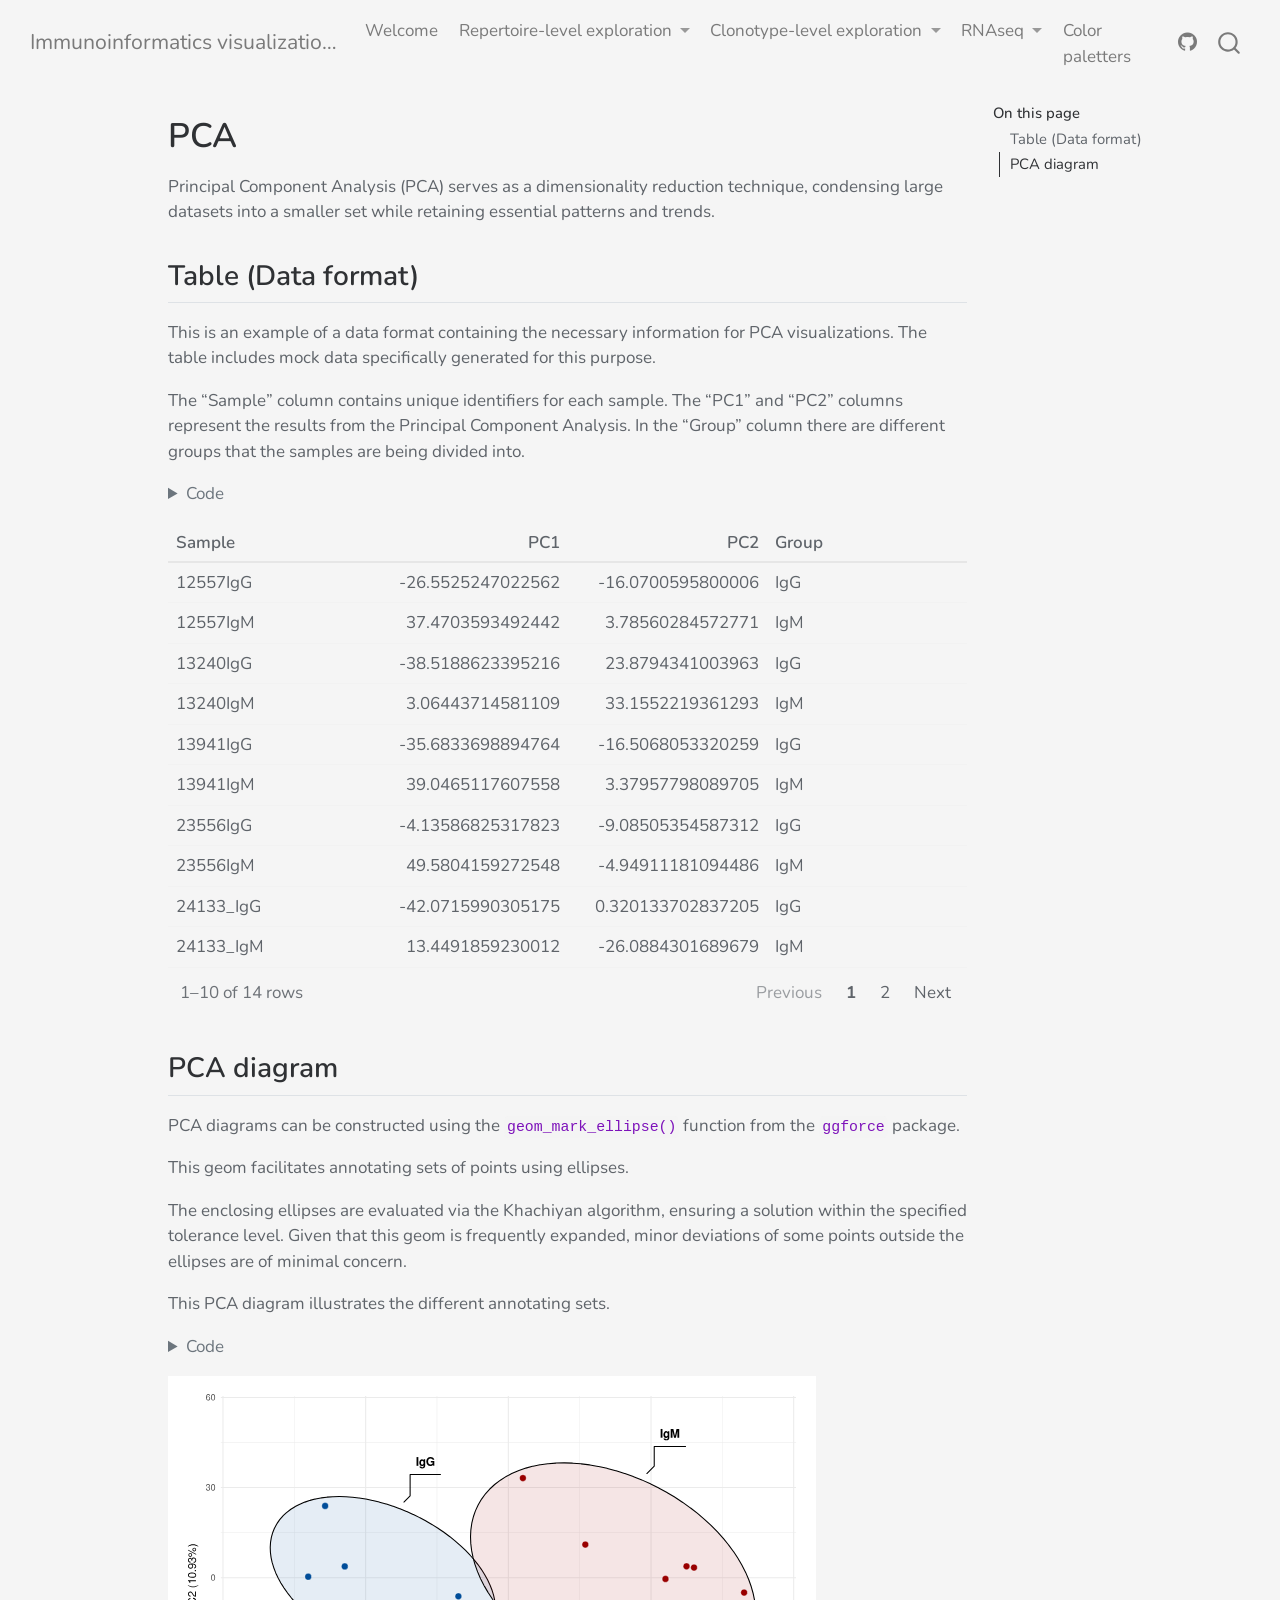
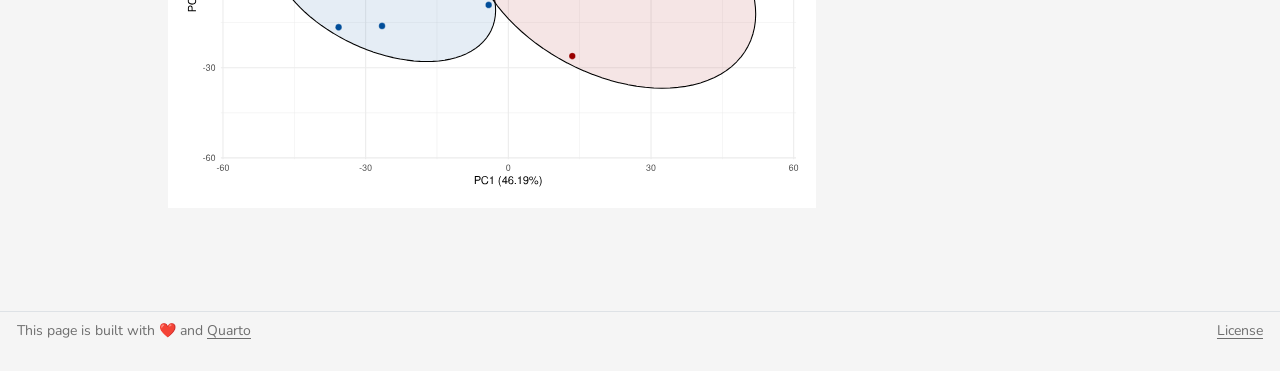
<file: qmd/PCA.html>
<!DOCTYPE html>
<html xmlns="http://www.w3.org/1999/xhtml" lang="en" xml:lang="en"><head>

<meta charset="utf-8">
<meta name="generator" content="quarto-1.8.27">

<meta name="viewport" content="width=device-width, initial-scale=1.0, user-scalable=yes">


<title>PCA – Immunoinformatics visualizations</title>
<style>
code{white-space: pre-wrap;}
span.smallcaps{font-variant: small-caps;}
div.columns{display: flex; gap: min(4vw, 1.5em);}
div.column{flex: auto; overflow-x: auto;}
div.hanging-indent{margin-left: 1.5em; text-indent: -1.5em;}
ul.task-list{list-style: none;}
ul.task-list li input[type="checkbox"] {
  width: 0.8em;
  margin: 0 0.8em 0.2em -1em; /* quarto-specific, see https://github.com/quarto-dev/quarto-cli/issues/4556 */ 
  vertical-align: middle;
}
/* CSS for syntax highlighting */
html { -webkit-text-size-adjust: 100%; }
pre > code.sourceCode { white-space: pre; position: relative; }
pre > code.sourceCode > span { display: inline-block; line-height: 1.25; }
pre > code.sourceCode > span:empty { height: 1.2em; }
.sourceCode { overflow: visible; }
code.sourceCode > span { color: inherit; text-decoration: inherit; }
div.sourceCode { margin: 1em 0; }
pre.sourceCode { margin: 0; }
@media screen {
div.sourceCode { overflow: auto; }
}
@media print {
pre > code.sourceCode { white-space: pre-wrap; }
pre > code.sourceCode > span { text-indent: -5em; padding-left: 5em; }
}
pre.numberSource code
  { counter-reset: source-line 0; }
pre.numberSource code > span
  { position: relative; left: -4em; counter-increment: source-line; }
pre.numberSource code > span > a:first-child::before
  { content: counter(source-line);
    position: relative; left: -1em; text-align: right; vertical-align: baseline;
    border: none; display: inline-block;
    -webkit-touch-callout: none; -webkit-user-select: none;
    -khtml-user-select: none; -moz-user-select: none;
    -ms-user-select: none; user-select: none;
    padding: 0 4px; width: 4em;
  }
pre.numberSource { margin-left: 3em;  padding-left: 4px; }
div.sourceCode
  {   }
@media screen {
pre > code.sourceCode > span > a:first-child::before { text-decoration: underline; }
}
</style>


<script src="../site_libs/quarto-nav/quarto-nav.js"></script>
<script src="../site_libs/quarto-nav/headroom.min.js"></script>
<script src="../site_libs/clipboard/clipboard.min.js"></script>
<script src="../site_libs/quarto-search/autocomplete.umd.js"></script>
<script src="../site_libs/quarto-search/fuse.min.js"></script>
<script src="../site_libs/quarto-search/quarto-search.js"></script>
<meta name="quarto:offset" content="../">
<script src="../site_libs/quarto-html/quarto.js" type="module"></script>
<script src="../site_libs/quarto-html/tabsets/tabsets.js" type="module"></script>
<script src="../site_libs/quarto-html/axe/axe-check.js" type="module"></script>
<script src="../site_libs/quarto-html/popper.min.js"></script>
<script src="../site_libs/quarto-html/tippy.umd.min.js"></script>
<script src="../site_libs/quarto-html/anchor.min.js"></script>
<link href="../site_libs/quarto-html/tippy.css" rel="stylesheet">
<link href="../site_libs/quarto-html/quarto-syntax-highlighting-ed96de9b727972fe78a7b5d16c58bf87.css" rel="stylesheet" id="quarto-text-highlighting-styles">
<script src="../site_libs/bootstrap/bootstrap.min.js"></script>
<link href="../site_libs/bootstrap/bootstrap-icons.css" rel="stylesheet">
<link href="../site_libs/bootstrap/bootstrap-b21da08ba9b98a1111c433477eb75fb6.min.css" rel="stylesheet" append-hash="true" id="quarto-bootstrap" data-mode="light">
<script id="quarto-search-options" type="application/json">{
  "location": "navbar",
  "copy-button": false,
  "collapse-after": 3,
  "panel-placement": "end",
  "type": "overlay",
  "limit": 50,
  "keyboard-shortcut": [
    "f",
    "/",
    "s"
  ],
  "show-item-context": false,
  "language": {
    "search-no-results-text": "No results",
    "search-matching-documents-text": "matching documents",
    "search-copy-link-title": "Copy link to search",
    "search-hide-matches-text": "Hide additional matches",
    "search-more-match-text": "more match in this document",
    "search-more-matches-text": "more matches in this document",
    "search-clear-button-title": "Clear",
    "search-text-placeholder": "",
    "search-detached-cancel-button-title": "Cancel",
    "search-submit-button-title": "Submit",
    "search-label": "Search"
  }
}</script>
<script src="../site_libs/core-js-2.5.3/shim.min.js"></script>
<script src="../site_libs/react-18.2.0/react.min.js"></script>
<script src="../site_libs/react-18.2.0/react-dom.min.js"></script>
<script src="../site_libs/reactwidget-2.0.0/react-tools.js"></script>
<link href="../site_libs/htmltools-fill-0.5.9/fill.css" rel="stylesheet">
<script src="../site_libs/htmlwidgets-1.6.4/htmlwidgets.js"></script>
<link href="../site_libs/reactable-0.4.5/reactable.css" rel="stylesheet">
<script src="../site_libs/reactable-binding-0.4.5/reactable.js"></script>


</head>

<body class="nav-fixed quarto-light">

<div id="quarto-search-results"></div>
  <header id="quarto-header" class="headroom fixed-top">
    <nav class="navbar navbar-expand-lg " data-bs-theme="dark">
      <div class="navbar-container container-fluid">
      <div class="navbar-brand-container mx-auto">
    <a class="navbar-brand" href="../index.html">
    <span class="navbar-title">Immunoinformatics visualizations</span>
    </a>
  </div>
            <div id="quarto-search" class="" title="Search"></div>
          <button class="navbar-toggler" type="button" data-bs-toggle="collapse" data-bs-target="#navbarCollapse" aria-controls="navbarCollapse" role="menu" aria-expanded="false" aria-label="Toggle navigation" onclick="if (window.quartoToggleHeadroom) { window.quartoToggleHeadroom(); }">
  <span class="navbar-toggler-icon"></span>
</button>
          <div class="collapse navbar-collapse" id="navbarCollapse">
            <ul class="navbar-nav navbar-nav-scroll me-auto">
  <li class="nav-item">
    <a class="nav-link" href="../index.html"> 
<span class="menu-text">Welcome</span></a>
  </li>  
  <li class="nav-item dropdown ">
    <a class="nav-link dropdown-toggle" href="#" id="nav-menu-repertoire-level-exploration" role="link" data-bs-toggle="dropdown" aria-expanded="false">
 <span class="menu-text">Repertoire-level exploration</span>
    </a>
    <ul class="dropdown-menu" aria-labelledby="nav-menu-repertoire-level-exploration">    
        <li>
    <a class="dropdown-item" href="../qmd/clonality.html">
 <span class="dropdown-text">Clonality</span></a>
  </li>  
        <li>
    <a class="dropdown-item" href="../qmd/diversity.html">
 <span class="dropdown-text">Diversity estimation</span></a>
  </li>  
        <li>
    <a class="dropdown-item" href="../qmd/gene_repertoire.html">
 <span class="dropdown-text">Gene repertoire</span></a>
  </li>  
        <li>
    <a class="dropdown-item" href="../qmd/V(D)J_recombination.html">
 <span class="dropdown-text">V(D)J recombination</span></a>
  </li>  
    </ul>
  </li>
  <li class="nav-item dropdown ">
    <a class="nav-link dropdown-toggle" href="#" id="nav-menu-clonotype-level-exploration" role="link" data-bs-toggle="dropdown" aria-expanded="false">
 <span class="menu-text">Clonotype-level exploration</span>
    </a>
    <ul class="dropdown-menu" aria-labelledby="nav-menu-clonotype-level-exploration">    
        <li>
    <a class="dropdown-item" href="../qmd/clonotype_evolution.html">
 <span class="dropdown-text">Clonotype evolution</span></a>
  </li>  
        <li>
    <a class="dropdown-item" href="../qmd/motif_visualization.html">
 <span class="dropdown-text">Motif visualization</span></a>
  </li>  
    </ul>
  </li>
  <li class="nav-item dropdown ">
    <a class="nav-link dropdown-toggle" href="#" id="nav-menu-rnaseq" role="link" data-bs-toggle="dropdown" aria-expanded="false">
 <span class="menu-text">RNAseq</span>
    </a>
    <ul class="dropdown-menu" aria-labelledby="nav-menu-rnaseq">    
        <li>
    <a class="dropdown-item" href="../qmd/bubble_plot.html">
 <span class="dropdown-text">Bubble plot</span></a>
  </li>  
        <li>
    <a class="dropdown-item" href="../qmd/heatmap.html">
 <span class="dropdown-text">Heatmap</span></a>
  </li>  
        <li>
    <a class="dropdown-item" href="../qmd/pathway_diagram.html">
 <span class="dropdown-text">Pathway diagram</span></a>
  </li>  
        <li>
    <a class="dropdown-item" href="../qmd/PCA.html">
 <span class="dropdown-text">PCA</span></a>
  </li>  
        <li>
    <a class="dropdown-item" href="../qmd/volcano_plot.html">
 <span class="dropdown-text">Volcano plots</span></a>
  </li>  
    </ul>
  </li>
  <li class="nav-item">
    <a class="nav-link" href="../qmd/color_palette.html"> 
<span class="menu-text">Color paletters</span></a>
  </li>  
</ul>
            <ul class="navbar-nav navbar-nav-scroll ms-auto">
  <li class="nav-item compact">
    <a class="nav-link" href="https://github.com/NatAnastas/immunovisual"> <i class="bi bi-github" role="img">
</i> 
<span class="menu-text"></span></a>
  </li>  
</ul>
          </div> <!-- /navcollapse -->
            <div class="quarto-navbar-tools">
</div>
      </div> <!-- /container-fluid -->
    </nav>
</header>
<!-- content -->
<div id="quarto-content" class="quarto-container page-columns page-rows-contents page-layout-article page-navbar">
<!-- sidebar -->
<!-- margin-sidebar -->
    <div id="quarto-margin-sidebar" class="sidebar margin-sidebar">
        <nav id="TOC" role="doc-toc" class="toc-active">
    <h2 id="toc-title">On this page</h2>
   
  <ul>
  <li><a href="#table-data-format" id="toc-table-data-format" class="nav-link active" data-scroll-target="#table-data-format">Table (Data format)</a></li>
  <li><a href="#pca-diagram" id="toc-pca-diagram" class="nav-link" data-scroll-target="#pca-diagram">PCA diagram</a></li>
  </ul>
</nav>
    </div>
<!-- main -->
<main class="content" id="quarto-document-content">

<header id="title-block-header" class="quarto-title-block default">
<div class="quarto-title">
<h1 class="title">PCA</h1>
</div>



<div class="quarto-title-meta">

    
  
    
  </div>
  


</header>


<p>Principal Component Analysis (PCA) serves as a dimensionality reduction technique, condensing large datasets into a smaller set while retaining essential patterns and trends.</p>
<section id="table-data-format" class="level2">
<h2 class="anchored" data-anchor-id="table-data-format">Table (Data format)</h2>
<p>This is an example of a data format containing the necessary information for PCA visualizations. The table includes mock data specifically generated for this purpose.</p>
<p>The “Sample” column contains unique identifiers for each sample. The “PC1” and “PC2” columns represent the results from the Principal Component Analysis. In the “Group” column there are different groups that the samples are being divided into.</p>
<div class="cell">
<details class="code-fold">
<summary>Code</summary>
<div class="code-copy-outer-scaffold"><div class="sourceCode cell-code" id="cb1"><pre class="sourceCode r code-with-copy"><code class="sourceCode r"><span id="cb1-1"><a href="#cb1-1" aria-hidden="true" tabindex="-1"></a><span class="fu">library</span>(data.table)</span>
<span id="cb1-2"><a href="#cb1-2" aria-hidden="true" tabindex="-1"></a><span class="fu">library</span>(reactable)</span>
<span id="cb1-3"><a href="#cb1-3" aria-hidden="true" tabindex="-1"></a></span>
<span id="cb1-4"><a href="#cb1-4" aria-hidden="true" tabindex="-1"></a>df <span class="ot">&lt;-</span> <span class="fu">fread</span>(<span class="st">"../inst/data/PCA_table.txt"</span>)</span>
<span id="cb1-5"><a href="#cb1-5" aria-hidden="true" tabindex="-1"></a></span>
<span id="cb1-6"><a href="#cb1-6" aria-hidden="true" tabindex="-1"></a></span>
<span id="cb1-7"><a href="#cb1-7" aria-hidden="true" tabindex="-1"></a><span class="fu">reactable</span>(</span>
<span id="cb1-8"><a href="#cb1-8" aria-hidden="true" tabindex="-1"></a>  </span>
<span id="cb1-9"><a href="#cb1-9" aria-hidden="true" tabindex="-1"></a>  df, </span>
<span id="cb1-10"><a href="#cb1-10" aria-hidden="true" tabindex="-1"></a>  <span class="at">theme =</span> <span class="fu">reactableTheme</span>(</span>
<span id="cb1-11"><a href="#cb1-11" aria-hidden="true" tabindex="-1"></a>    <span class="at">backgroundColor  =</span> <span class="st">"transparent"</span></span>
<span id="cb1-12"><a href="#cb1-12" aria-hidden="true" tabindex="-1"></a>  )</span>
<span id="cb1-13"><a href="#cb1-13" aria-hidden="true" tabindex="-1"></a>)</span></code></pre></div><button title="Copy to Clipboard" class="code-copy-button"><i class="bi"></i></button></div>
</details>
<div class="cell-output-display">
<div class="reactable html-widget html-fill-item" id="htmlwidget-3b9c25bfd04c72c1a0f5" style="width:auto;height:auto;"></div>
<script type="application/json" data-for="htmlwidget-3b9c25bfd04c72c1a0f5">{"x":{"tag":{"name":"Reactable","attribs":{"data":{"Sample":["12557IgG","12557IgM","13240IgG","13240IgM","13941IgG","13941IgM","23556IgG","23556IgM","24133_IgG","24133_IgM","36924IgG","36924IgM","46184IgG","46184IgM"],"PC1":[-26.5525247022562,37.4703593492442,-38.5188623395216,3.06443714581109,-35.6833698894764,39.0465117607558,-4.13586825317823,49.5804159272548,-42.0715990305175,13.4491859230012,-10.4931761164166,33.0418520533924,-34.3926393094775,16.1952774813847],"PC2":[-16.0700595800006,3.78560284572771,23.8794341003963,33.1552219361293,-16.5068053320259,3.37957798089705,-9.08505354587312,-4.94911181094486,0.320133702837205,-26.0884301689679,-6.19090046561819,-0.420229413659085,3.75179124266082,11.0388285084415],"Group":["IgG","IgM","IgG","IgM","IgG","IgM","IgG","IgM","IgG","IgM","IgG","IgM","IgG","IgM"]},"columns":[{"id":"Sample","name":"Sample","type":"character"},{"id":"PC1","name":"PC1","type":"numeric"},{"id":"PC2","name":"PC2","type":"numeric"},{"id":"Group","name":"Group","type":"character"}],"theme":{"backgroundColor":"transparent"},"dataKey":"d7596dfa5c83de060d96a4282c3e4868"},"children":[]},"class":"reactR_markup"},"evals":[],"jsHooks":[]}</script>
</div>
</div>
</section>
<section id="pca-diagram" class="level2">
<h2 class="anchored" data-anchor-id="pca-diagram">PCA diagram</h2>
<p>PCA diagrams can be constructed using the <code>geom_mark_ellipse()</code> function from the <code>ggforce</code> package.</p>
<p>This geom facilitates annotating sets of points using ellipses.</p>
<p>The enclosing ellipses are evaluated via the Khachiyan algorithm, ensuring a solution within the specified tolerance level. Given that this geom is frequently expanded, minor deviations of some points outside the ellipses are of minimal concern.</p>
<p>This PCA diagram illustrates the different annotating sets.</p>
<div class="cell">
<details class="code-fold">
<summary>Code</summary>
<div class="code-copy-outer-scaffold"><div class="sourceCode cell-code" id="cb2"><pre class="sourceCode r code-with-copy"><code class="sourceCode r"><span id="cb2-1"><a href="#cb2-1" aria-hidden="true" tabindex="-1"></a><span class="fu">library</span>(ggplot2)</span>
<span id="cb2-2"><a href="#cb2-2" aria-hidden="true" tabindex="-1"></a><span class="fu">library</span>(ggsci)</span>
<span id="cb2-3"><a href="#cb2-3" aria-hidden="true" tabindex="-1"></a><span class="fu">library</span>(ggforce)</span>
<span id="cb2-4"><a href="#cb2-4" aria-hidden="true" tabindex="-1"></a><span class="fu">library</span>(colorspace)</span>
<span id="cb2-5"><a href="#cb2-5" aria-hidden="true" tabindex="-1"></a></span>
<span id="cb2-6"><a href="#cb2-6" aria-hidden="true" tabindex="-1"></a></span>
<span id="cb2-7"><a href="#cb2-7" aria-hidden="true" tabindex="-1"></a><span class="fu">ggplot</span>(df, <span class="fu">aes</span>(PC1, PC2)) <span class="sc">+</span></span>
<span id="cb2-8"><a href="#cb2-8" aria-hidden="true" tabindex="-1"></a>  </span>
<span id="cb2-9"><a href="#cb2-9" aria-hidden="true" tabindex="-1"></a>  <span class="fu">geom_mark_ellipse</span>(<span class="fu">aes</span>(<span class="at">fill =</span> Group, <span class="at">label =</span> Group), <span class="at">alpha =</span> .<span class="dv">1</span>, <span class="at">expand =</span> <span class="fu">unit</span>(<span class="dv">3</span>, <span class="st">"mm"</span>), <span class="at">label.fill =</span> <span class="st">"transparent"</span>) <span class="sc">+</span></span>
<span id="cb2-10"><a href="#cb2-10" aria-hidden="true" tabindex="-1"></a>  </span>
<span id="cb2-11"><a href="#cb2-11" aria-hidden="true" tabindex="-1"></a>  <span class="fu">geom_point</span>(<span class="fu">aes</span>(<span class="at">fill =</span> Group), <span class="at">shape =</span> <span class="dv">21</span>, <span class="at">size =</span> <span class="dv">3</span>, <span class="at">stroke =</span> .<span class="dv">25</span>, <span class="at">color =</span> <span class="st">"white"</span>) <span class="sc">+</span></span>
<span id="cb2-12"><a href="#cb2-12" aria-hidden="true" tabindex="-1"></a>  </span>
<span id="cb2-13"><a href="#cb2-13" aria-hidden="true" tabindex="-1"></a>  <span class="fu">scale_fill_manual</span>(</span>
<span id="cb2-14"><a href="#cb2-14" aria-hidden="true" tabindex="-1"></a>    <span class="at">values =</span> <span class="fu">c</span>(</span>
<span id="cb2-15"><a href="#cb2-15" aria-hidden="true" tabindex="-1"></a>      <span class="st">"IgM"</span> <span class="ot">=</span> <span class="st">"#990000"</span>,</span>
<span id="cb2-16"><a href="#cb2-16" aria-hidden="true" tabindex="-1"></a>      <span class="st">"IgG"</span> <span class="ot">=</span> <span class="st">"#004d99"</span></span>
<span id="cb2-17"><a href="#cb2-17" aria-hidden="true" tabindex="-1"></a>      </span>
<span id="cb2-18"><a href="#cb2-18" aria-hidden="true" tabindex="-1"></a>    )</span>
<span id="cb2-19"><a href="#cb2-19" aria-hidden="true" tabindex="-1"></a>  ) <span class="sc">+</span></span>
<span id="cb2-20"><a href="#cb2-20" aria-hidden="true" tabindex="-1"></a>  </span>
<span id="cb2-21"><a href="#cb2-21" aria-hidden="true" tabindex="-1"></a>  <span class="fu">scale_x_continuous</span>(<span class="at">limits =</span> <span class="fu">c</span>(<span class="sc">-</span><span class="dv">55</span>, <span class="dv">55</span>)) <span class="sc">+</span></span>
<span id="cb2-22"><a href="#cb2-22" aria-hidden="true" tabindex="-1"></a>  <span class="fu">scale_y_continuous</span>(<span class="at">limits =</span> <span class="fu">c</span>(<span class="sc">-</span><span class="dv">55</span>, <span class="dv">55</span>)) <span class="sc">+</span></span>
<span id="cb2-23"><a href="#cb2-23" aria-hidden="true" tabindex="-1"></a>  </span>
<span id="cb2-24"><a href="#cb2-24" aria-hidden="true" tabindex="-1"></a>  <span class="fu">theme_minimal</span>() <span class="sc">+</span></span>
<span id="cb2-25"><a href="#cb2-25" aria-hidden="true" tabindex="-1"></a>  </span>
<span id="cb2-26"><a href="#cb2-26" aria-hidden="true" tabindex="-1"></a>  <span class="fu">theme</span>(</span>
<span id="cb2-27"><a href="#cb2-27" aria-hidden="true" tabindex="-1"></a>    <span class="at">legend.position =</span> <span class="st">"none"</span>,</span>
<span id="cb2-28"><a href="#cb2-28" aria-hidden="true" tabindex="-1"></a>    <span class="at">plot.margin =</span> <span class="fu">margin</span>(<span class="dv">20</span>, <span class="dv">20</span>, <span class="dv">20</span>, <span class="dv">20</span>)</span>
<span id="cb2-29"><a href="#cb2-29" aria-hidden="true" tabindex="-1"></a>  ) <span class="sc">+</span></span>
<span id="cb2-30"><a href="#cb2-30" aria-hidden="true" tabindex="-1"></a>  </span>
<span id="cb2-31"><a href="#cb2-31" aria-hidden="true" tabindex="-1"></a>  <span class="fu">labs</span>(<span class="at">x =</span> <span class="st">"PC1 (46.19%)"</span>, <span class="at">y =</span> <span class="st">"PC2 (10.93%)"</span>)</span></code></pre></div><button title="Copy to Clipboard" class="code-copy-button"><i class="bi"></i></button></div>
</details>
<div class="cell-output-display">
<div>
<figure class="figure">
<p><img src="PCA_files/figure-html/unnamed-chunk-2-1.svg" class="img-fluid figure-img"></p>
</figure>
</div>
</div>
</div>


</section>

</main> <!-- /main -->
<script id="quarto-html-after-body" type="application/javascript">
  window.document.addEventListener("DOMContentLoaded", function (event) {
    const icon = "";
    const anchorJS = new window.AnchorJS();
    anchorJS.options = {
      placement: 'right',
      icon: icon
    };
    anchorJS.add('.anchored');
    const isCodeAnnotation = (el) => {
      for (const clz of el.classList) {
        if (clz.startsWith('code-annotation-')) {                     
          return true;
        }
      }
      return false;
    }
    const onCopySuccess = function(e) {
      // button target
      const button = e.trigger;
      // don't keep focus
      button.blur();
      // flash "checked"
      button.classList.add('code-copy-button-checked');
      var currentTitle = button.getAttribute("title");
      button.setAttribute("title", "Copied!");
      let tooltip;
      if (window.bootstrap) {
        button.setAttribute("data-bs-toggle", "tooltip");
        button.setAttribute("data-bs-placement", "left");
        button.setAttribute("data-bs-title", "Copied!");
        tooltip = new bootstrap.Tooltip(button, 
          { trigger: "manual", 
            customClass: "code-copy-button-tooltip",
            offset: [0, -8]});
        tooltip.show();    
      }
      setTimeout(function() {
        if (tooltip) {
          tooltip.hide();
          button.removeAttribute("data-bs-title");
          button.removeAttribute("data-bs-toggle");
          button.removeAttribute("data-bs-placement");
        }
        button.setAttribute("title", currentTitle);
        button.classList.remove('code-copy-button-checked');
      }, 1000);
      // clear code selection
      e.clearSelection();
    }
    const getTextToCopy = function(trigger) {
      const outerScaffold = trigger.parentElement.cloneNode(true);
      const codeEl = outerScaffold.querySelector('code');
      for (const childEl of codeEl.children) {
        if (isCodeAnnotation(childEl)) {
          childEl.remove();
        }
      }
      return codeEl.innerText;
    }
    const clipboard = new window.ClipboardJS('.code-copy-button:not([data-in-quarto-modal])', {
      text: getTextToCopy
    });
    clipboard.on('success', onCopySuccess);
    if (window.document.getElementById('quarto-embedded-source-code-modal')) {
      const clipboardModal = new window.ClipboardJS('.code-copy-button[data-in-quarto-modal]', {
        text: getTextToCopy,
        container: window.document.getElementById('quarto-embedded-source-code-modal')
      });
      clipboardModal.on('success', onCopySuccess);
    }
      var localhostRegex = new RegExp(/^(?:http|https):\/\/localhost\:?[0-9]*\//);
      var mailtoRegex = new RegExp(/^mailto:/);
        var filterRegex = new RegExp("https:\/\/BiodataAnalysisGroup\.github\.io\/immunovisual\/");
      var isInternal = (href) => {
          return filterRegex.test(href) || localhostRegex.test(href) || mailtoRegex.test(href);
      }
      // Inspect non-navigation links and adorn them if external
     var links = window.document.querySelectorAll('a[href]:not(.nav-link):not(.navbar-brand):not(.toc-action):not(.sidebar-link):not(.sidebar-item-toggle):not(.pagination-link):not(.no-external):not([aria-hidden]):not(.dropdown-item):not(.quarto-navigation-tool):not(.about-link)');
      for (var i=0; i<links.length; i++) {
        const link = links[i];
        if (!isInternal(link.href)) {
          // undo the damage that might have been done by quarto-nav.js in the case of
          // links that we want to consider external
          if (link.dataset.originalHref !== undefined) {
            link.href = link.dataset.originalHref;
          }
        }
      }
    function tippyHover(el, contentFn, onTriggerFn, onUntriggerFn) {
      const config = {
        allowHTML: true,
        maxWidth: 500,
        delay: 100,
        arrow: false,
        appendTo: function(el) {
            return el.parentElement;
        },
        interactive: true,
        interactiveBorder: 10,
        theme: 'quarto',
        placement: 'bottom-start',
      };
      if (contentFn) {
        config.content = contentFn;
      }
      if (onTriggerFn) {
        config.onTrigger = onTriggerFn;
      }
      if (onUntriggerFn) {
        config.onUntrigger = onUntriggerFn;
      }
      window.tippy(el, config); 
    }
    const noterefs = window.document.querySelectorAll('a[role="doc-noteref"]');
    for (var i=0; i<noterefs.length; i++) {
      const ref = noterefs[i];
      tippyHover(ref, function() {
        // use id or data attribute instead here
        let href = ref.getAttribute('data-footnote-href') || ref.getAttribute('href');
        try { href = new URL(href).hash; } catch {}
        const id = href.replace(/^#\/?/, "");
        const note = window.document.getElementById(id);
        if (note) {
          return note.innerHTML;
        } else {
          return "";
        }
      });
    }
    const xrefs = window.document.querySelectorAll('a.quarto-xref');
    const processXRef = (id, note) => {
      // Strip column container classes
      const stripColumnClz = (el) => {
        el.classList.remove("page-full", "page-columns");
        if (el.children) {
          for (const child of el.children) {
            stripColumnClz(child);
          }
        }
      }
      stripColumnClz(note)
      if (id === null || id.startsWith('sec-')) {
        // Special case sections, only their first couple elements
        const container = document.createElement("div");
        if (note.children && note.children.length > 2) {
          container.appendChild(note.children[0].cloneNode(true));
          for (let i = 1; i < note.children.length; i++) {
            const child = note.children[i];
            if (child.tagName === "P" && child.innerText === "") {
              continue;
            } else {
              container.appendChild(child.cloneNode(true));
              break;
            }
          }
          if (window.Quarto?.typesetMath) {
            window.Quarto.typesetMath(container);
          }
          return container.innerHTML
        } else {
          if (window.Quarto?.typesetMath) {
            window.Quarto.typesetMath(note);
          }
          return note.innerHTML;
        }
      } else {
        // Remove any anchor links if they are present
        const anchorLink = note.querySelector('a.anchorjs-link');
        if (anchorLink) {
          anchorLink.remove();
        }
        if (window.Quarto?.typesetMath) {
          window.Quarto.typesetMath(note);
        }
        if (note.classList.contains("callout")) {
          return note.outerHTML;
        } else {
          return note.innerHTML;
        }
      }
    }
    for (var i=0; i<xrefs.length; i++) {
      const xref = xrefs[i];
      tippyHover(xref, undefined, function(instance) {
        instance.disable();
        let url = xref.getAttribute('href');
        let hash = undefined; 
        if (url.startsWith('#')) {
          hash = url;
        } else {
          try { hash = new URL(url).hash; } catch {}
        }
        if (hash) {
          const id = hash.replace(/^#\/?/, "");
          const note = window.document.getElementById(id);
          if (note !== null) {
            try {
              const html = processXRef(id, note.cloneNode(true));
              instance.setContent(html);
            } finally {
              instance.enable();
              instance.show();
            }
          } else {
            // See if we can fetch this
            fetch(url.split('#')[0])
            .then(res => res.text())
            .then(html => {
              const parser = new DOMParser();
              const htmlDoc = parser.parseFromString(html, "text/html");
              const note = htmlDoc.getElementById(id);
              if (note !== null) {
                const html = processXRef(id, note);
                instance.setContent(html);
              } 
            }).finally(() => {
              instance.enable();
              instance.show();
            });
          }
        } else {
          // See if we can fetch a full url (with no hash to target)
          // This is a special case and we should probably do some content thinning / targeting
          fetch(url)
          .then(res => res.text())
          .then(html => {
            const parser = new DOMParser();
            const htmlDoc = parser.parseFromString(html, "text/html");
            const note = htmlDoc.querySelector('main.content');
            if (note !== null) {
              // This should only happen for chapter cross references
              // (since there is no id in the URL)
              // remove the first header
              if (note.children.length > 0 && note.children[0].tagName === "HEADER") {
                note.children[0].remove();
              }
              const html = processXRef(null, note);
              instance.setContent(html);
            } 
          }).finally(() => {
            instance.enable();
            instance.show();
          });
        }
      }, function(instance) {
      });
    }
        let selectedAnnoteEl;
        const selectorForAnnotation = ( cell, annotation) => {
          let cellAttr = 'data-code-cell="' + cell + '"';
          let lineAttr = 'data-code-annotation="' +  annotation + '"';
          const selector = 'span[' + cellAttr + '][' + lineAttr + ']';
          return selector;
        }
        const selectCodeLines = (annoteEl) => {
          const doc = window.document;
          const targetCell = annoteEl.getAttribute("data-target-cell");
          const targetAnnotation = annoteEl.getAttribute("data-target-annotation");
          const annoteSpan = window.document.querySelector(selectorForAnnotation(targetCell, targetAnnotation));
          const lines = annoteSpan.getAttribute("data-code-lines").split(",");
          const lineIds = lines.map((line) => {
            return targetCell + "-" + line;
          })
          let top = null;
          let height = null;
          let parent = null;
          if (lineIds.length > 0) {
              //compute the position of the single el (top and bottom and make a div)
              const el = window.document.getElementById(lineIds[0]);
              top = el.offsetTop;
              height = el.offsetHeight;
              parent = el.parentElement.parentElement;
            if (lineIds.length > 1) {
              const lastEl = window.document.getElementById(lineIds[lineIds.length - 1]);
              const bottom = lastEl.offsetTop + lastEl.offsetHeight;
              height = bottom - top;
            }
            if (top !== null && height !== null && parent !== null) {
              // cook up a div (if necessary) and position it 
              let div = window.document.getElementById("code-annotation-line-highlight");
              if (div === null) {
                div = window.document.createElement("div");
                div.setAttribute("id", "code-annotation-line-highlight");
                div.style.position = 'absolute';
                parent.appendChild(div);
              }
              div.style.top = top - 2 + "px";
              div.style.height = height + 4 + "px";
              div.style.left = 0;
              let gutterDiv = window.document.getElementById("code-annotation-line-highlight-gutter");
              if (gutterDiv === null) {
                gutterDiv = window.document.createElement("div");
                gutterDiv.setAttribute("id", "code-annotation-line-highlight-gutter");
                gutterDiv.style.position = 'absolute';
                const codeCell = window.document.getElementById(targetCell);
                const gutter = codeCell.querySelector('.code-annotation-gutter');
                gutter.appendChild(gutterDiv);
              }
              gutterDiv.style.top = top - 2 + "px";
              gutterDiv.style.height = height + 4 + "px";
            }
            selectedAnnoteEl = annoteEl;
          }
        };
        const unselectCodeLines = () => {
          const elementsIds = ["code-annotation-line-highlight", "code-annotation-line-highlight-gutter"];
          elementsIds.forEach((elId) => {
            const div = window.document.getElementById(elId);
            if (div) {
              div.remove();
            }
          });
          selectedAnnoteEl = undefined;
        };
          // Handle positioning of the toggle
      window.addEventListener(
        "resize",
        throttle(() => {
          elRect = undefined;
          if (selectedAnnoteEl) {
            selectCodeLines(selectedAnnoteEl);
          }
        }, 10)
      );
      function throttle(fn, ms) {
      let throttle = false;
      let timer;
        return (...args) => {
          if(!throttle) { // first call gets through
              fn.apply(this, args);
              throttle = true;
          } else { // all the others get throttled
              if(timer) clearTimeout(timer); // cancel #2
              timer = setTimeout(() => {
                fn.apply(this, args);
                timer = throttle = false;
              }, ms);
          }
        };
      }
        // Attach click handler to the DT
        const annoteDls = window.document.querySelectorAll('dt[data-target-cell]');
        for (const annoteDlNode of annoteDls) {
          annoteDlNode.addEventListener('click', (event) => {
            const clickedEl = event.target;
            if (clickedEl !== selectedAnnoteEl) {
              unselectCodeLines();
              const activeEl = window.document.querySelector('dt[data-target-cell].code-annotation-active');
              if (activeEl) {
                activeEl.classList.remove('code-annotation-active');
              }
              selectCodeLines(clickedEl);
              clickedEl.classList.add('code-annotation-active');
            } else {
              // Unselect the line
              unselectCodeLines();
              clickedEl.classList.remove('code-annotation-active');
            }
          });
        }
    const findCites = (el) => {
      const parentEl = el.parentElement;
      if (parentEl) {
        const cites = parentEl.dataset.cites;
        if (cites) {
          return {
            el,
            cites: cites.split(' ')
          };
        } else {
          return findCites(el.parentElement)
        }
      } else {
        return undefined;
      }
    };
    var bibliorefs = window.document.querySelectorAll('a[role="doc-biblioref"]');
    for (var i=0; i<bibliorefs.length; i++) {
      const ref = bibliorefs[i];
      const citeInfo = findCites(ref);
      if (citeInfo) {
        tippyHover(citeInfo.el, function() {
          var popup = window.document.createElement('div');
          citeInfo.cites.forEach(function(cite) {
            var citeDiv = window.document.createElement('div');
            citeDiv.classList.add('hanging-indent');
            citeDiv.classList.add('csl-entry');
            var biblioDiv = window.document.getElementById('ref-' + cite);
            if (biblioDiv) {
              citeDiv.innerHTML = biblioDiv.innerHTML;
            }
            popup.appendChild(citeDiv);
          });
          return popup.innerHTML;
        });
      }
    }
  });
  </script>
</div> <!-- /content -->
<footer class="footer">
  <div class="nav-footer">
    <div class="nav-footer-left">
<p>This page is built with ❤️ and <a href="https://quarto.org/">Quarto</a></p>
</div>   
    <div class="nav-footer-center">
      &nbsp;
    </div>
    <div class="nav-footer-right">
<p><a href="https://github.com/NatAnastas/immunovisual/blob/main/LICENSE">License</a></p>
</div>
  </div>
</footer>




</body></html>
</file>
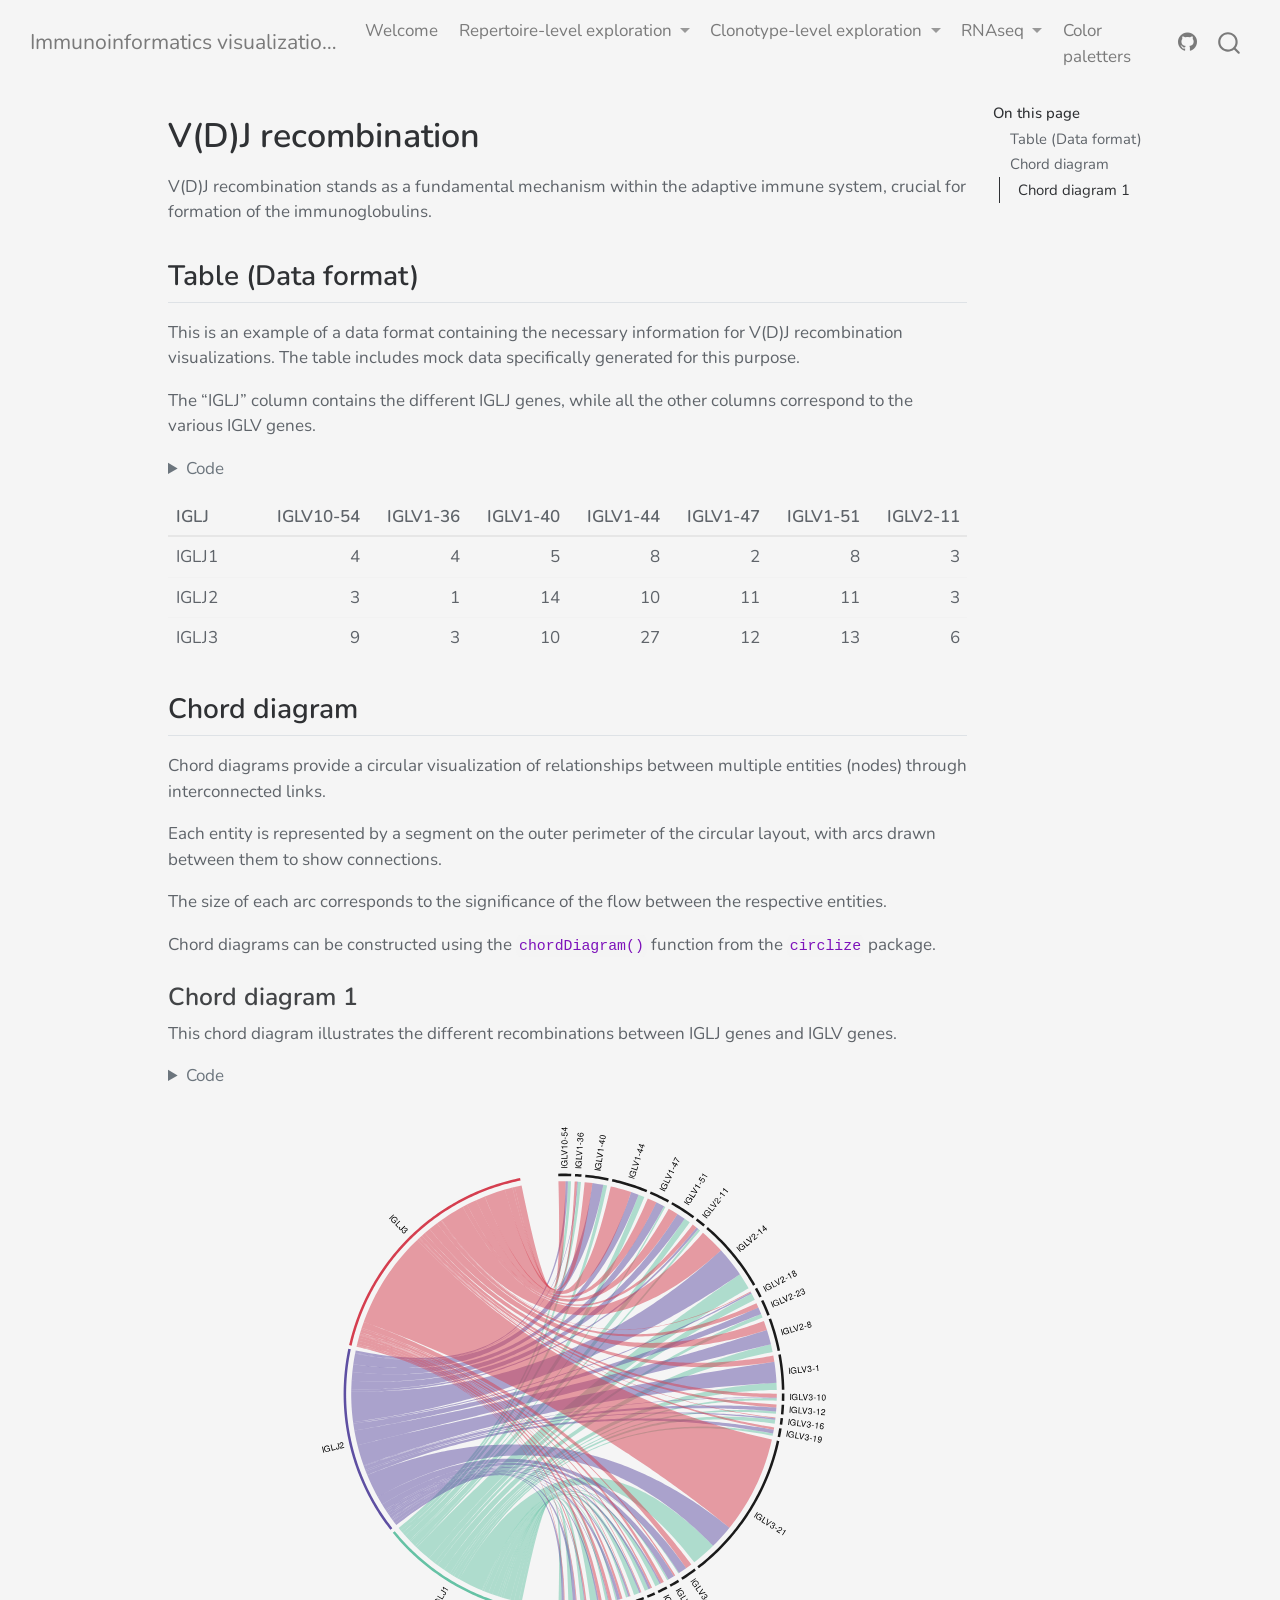
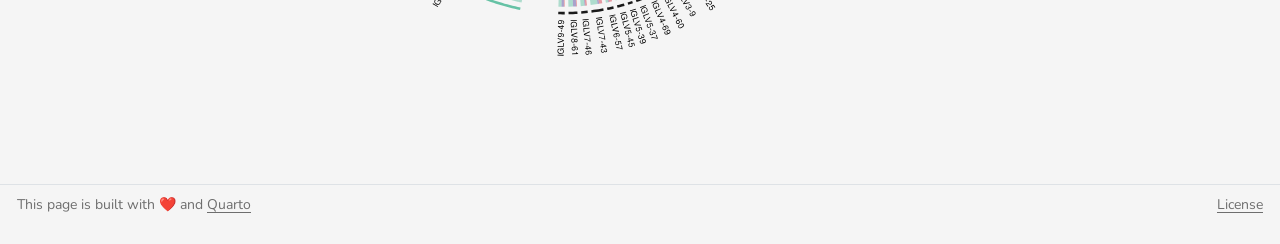
<file: qmd/V(D)J_recombination.html>
<!DOCTYPE html>
<html xmlns="http://www.w3.org/1999/xhtml" lang="en" xml:lang="en"><head>

<meta charset="utf-8">
<meta name="generator" content="quarto-1.8.27">

<meta name="viewport" content="width=device-width, initial-scale=1.0, user-scalable=yes">


<title>V(D)J recombination – Immunoinformatics visualizations</title>
<style>
code{white-space: pre-wrap;}
span.smallcaps{font-variant: small-caps;}
div.columns{display: flex; gap: min(4vw, 1.5em);}
div.column{flex: auto; overflow-x: auto;}
div.hanging-indent{margin-left: 1.5em; text-indent: -1.5em;}
ul.task-list{list-style: none;}
ul.task-list li input[type="checkbox"] {
  width: 0.8em;
  margin: 0 0.8em 0.2em -1em; /* quarto-specific, see https://github.com/quarto-dev/quarto-cli/issues/4556 */ 
  vertical-align: middle;
}
/* CSS for syntax highlighting */
html { -webkit-text-size-adjust: 100%; }
pre > code.sourceCode { white-space: pre; position: relative; }
pre > code.sourceCode > span { display: inline-block; line-height: 1.25; }
pre > code.sourceCode > span:empty { height: 1.2em; }
.sourceCode { overflow: visible; }
code.sourceCode > span { color: inherit; text-decoration: inherit; }
div.sourceCode { margin: 1em 0; }
pre.sourceCode { margin: 0; }
@media screen {
div.sourceCode { overflow: auto; }
}
@media print {
pre > code.sourceCode { white-space: pre-wrap; }
pre > code.sourceCode > span { text-indent: -5em; padding-left: 5em; }
}
pre.numberSource code
  { counter-reset: source-line 0; }
pre.numberSource code > span
  { position: relative; left: -4em; counter-increment: source-line; }
pre.numberSource code > span > a:first-child::before
  { content: counter(source-line);
    position: relative; left: -1em; text-align: right; vertical-align: baseline;
    border: none; display: inline-block;
    -webkit-touch-callout: none; -webkit-user-select: none;
    -khtml-user-select: none; -moz-user-select: none;
    -ms-user-select: none; user-select: none;
    padding: 0 4px; width: 4em;
  }
pre.numberSource { margin-left: 3em;  padding-left: 4px; }
div.sourceCode
  {   }
@media screen {
pre > code.sourceCode > span > a:first-child::before { text-decoration: underline; }
}
</style>


<script src="../site_libs/quarto-nav/quarto-nav.js"></script>
<script src="../site_libs/quarto-nav/headroom.min.js"></script>
<script src="../site_libs/clipboard/clipboard.min.js"></script>
<script src="../site_libs/quarto-search/autocomplete.umd.js"></script>
<script src="../site_libs/quarto-search/fuse.min.js"></script>
<script src="../site_libs/quarto-search/quarto-search.js"></script>
<meta name="quarto:offset" content="../">
<script src="../site_libs/quarto-html/quarto.js" type="module"></script>
<script src="../site_libs/quarto-html/tabsets/tabsets.js" type="module"></script>
<script src="../site_libs/quarto-html/axe/axe-check.js" type="module"></script>
<script src="../site_libs/quarto-html/popper.min.js"></script>
<script src="../site_libs/quarto-html/tippy.umd.min.js"></script>
<script src="../site_libs/quarto-html/anchor.min.js"></script>
<link href="../site_libs/quarto-html/tippy.css" rel="stylesheet">
<link href="../site_libs/quarto-html/quarto-syntax-highlighting-ed96de9b727972fe78a7b5d16c58bf87.css" rel="stylesheet" id="quarto-text-highlighting-styles">
<script src="../site_libs/bootstrap/bootstrap.min.js"></script>
<link href="../site_libs/bootstrap/bootstrap-icons.css" rel="stylesheet">
<link href="../site_libs/bootstrap/bootstrap-b21da08ba9b98a1111c433477eb75fb6.min.css" rel="stylesheet" append-hash="true" id="quarto-bootstrap" data-mode="light">
<script id="quarto-search-options" type="application/json">{
  "location": "navbar",
  "copy-button": false,
  "collapse-after": 3,
  "panel-placement": "end",
  "type": "overlay",
  "limit": 50,
  "keyboard-shortcut": [
    "f",
    "/",
    "s"
  ],
  "show-item-context": false,
  "language": {
    "search-no-results-text": "No results",
    "search-matching-documents-text": "matching documents",
    "search-copy-link-title": "Copy link to search",
    "search-hide-matches-text": "Hide additional matches",
    "search-more-match-text": "more match in this document",
    "search-more-matches-text": "more matches in this document",
    "search-clear-button-title": "Clear",
    "search-text-placeholder": "",
    "search-detached-cancel-button-title": "Cancel",
    "search-submit-button-title": "Submit",
    "search-label": "Search"
  }
}</script>
<script src="../site_libs/core-js-2.5.3/shim.min.js"></script>
<script src="../site_libs/react-18.2.0/react.min.js"></script>
<script src="../site_libs/react-18.2.0/react-dom.min.js"></script>
<script src="../site_libs/reactwidget-2.0.0/react-tools.js"></script>
<link href="../site_libs/htmltools-fill-0.5.9/fill.css" rel="stylesheet">
<script src="../site_libs/htmlwidgets-1.6.4/htmlwidgets.js"></script>
<link href="../site_libs/reactable-0.4.5/reactable.css" rel="stylesheet">
<script src="../site_libs/reactable-binding-0.4.5/reactable.js"></script>


</head>

<body class="nav-fixed quarto-light">

<div id="quarto-search-results"></div>
  <header id="quarto-header" class="headroom fixed-top">
    <nav class="navbar navbar-expand-lg " data-bs-theme="dark">
      <div class="navbar-container container-fluid">
      <div class="navbar-brand-container mx-auto">
    <a class="navbar-brand" href="../index.html">
    <span class="navbar-title">Immunoinformatics visualizations</span>
    </a>
  </div>
            <div id="quarto-search" class="" title="Search"></div>
          <button class="navbar-toggler" type="button" data-bs-toggle="collapse" data-bs-target="#navbarCollapse" aria-controls="navbarCollapse" role="menu" aria-expanded="false" aria-label="Toggle navigation" onclick="if (window.quartoToggleHeadroom) { window.quartoToggleHeadroom(); }">
  <span class="navbar-toggler-icon"></span>
</button>
          <div class="collapse navbar-collapse" id="navbarCollapse">
            <ul class="navbar-nav navbar-nav-scroll me-auto">
  <li class="nav-item">
    <a class="nav-link" href="../index.html"> 
<span class="menu-text">Welcome</span></a>
  </li>  
  <li class="nav-item dropdown ">
    <a class="nav-link dropdown-toggle" href="#" id="nav-menu-repertoire-level-exploration" role="link" data-bs-toggle="dropdown" aria-expanded="false">
 <span class="menu-text">Repertoire-level exploration</span>
    </a>
    <ul class="dropdown-menu" aria-labelledby="nav-menu-repertoire-level-exploration">    
        <li>
    <a class="dropdown-item" href="../qmd/clonality.html">
 <span class="dropdown-text">Clonality</span></a>
  </li>  
        <li>
    <a class="dropdown-item" href="../qmd/diversity.html">
 <span class="dropdown-text">Diversity estimation</span></a>
  </li>  
        <li>
    <a class="dropdown-item" href="../qmd/gene_repertoire.html">
 <span class="dropdown-text">Gene repertoire</span></a>
  </li>  
        <li>
    <a class="dropdown-item" href="../qmd/V(D)J_recombination.html">
 <span class="dropdown-text">V(D)J recombination</span></a>
  </li>  
    </ul>
  </li>
  <li class="nav-item dropdown ">
    <a class="nav-link dropdown-toggle" href="#" id="nav-menu-clonotype-level-exploration" role="link" data-bs-toggle="dropdown" aria-expanded="false">
 <span class="menu-text">Clonotype-level exploration</span>
    </a>
    <ul class="dropdown-menu" aria-labelledby="nav-menu-clonotype-level-exploration">    
        <li>
    <a class="dropdown-item" href="../qmd/clonotype_evolution.html">
 <span class="dropdown-text">Clonotype evolution</span></a>
  </li>  
        <li>
    <a class="dropdown-item" href="../qmd/motif_visualization.html">
 <span class="dropdown-text">Motif visualization</span></a>
  </li>  
    </ul>
  </li>
  <li class="nav-item dropdown ">
    <a class="nav-link dropdown-toggle" href="#" id="nav-menu-rnaseq" role="link" data-bs-toggle="dropdown" aria-expanded="false">
 <span class="menu-text">RNAseq</span>
    </a>
    <ul class="dropdown-menu" aria-labelledby="nav-menu-rnaseq">    
        <li>
    <a class="dropdown-item" href="../qmd/bubble_plot.html">
 <span class="dropdown-text">Bubble plot</span></a>
  </li>  
        <li>
    <a class="dropdown-item" href="../qmd/heatmap.html">
 <span class="dropdown-text">Heatmap</span></a>
  </li>  
        <li>
    <a class="dropdown-item" href="../qmd/pathway_diagram.html">
 <span class="dropdown-text">Pathway diagram</span></a>
  </li>  
        <li>
    <a class="dropdown-item" href="../qmd/PCA.html">
 <span class="dropdown-text">PCA</span></a>
  </li>  
        <li>
    <a class="dropdown-item" href="../qmd/volcano_plot.html">
 <span class="dropdown-text">Volcano plots</span></a>
  </li>  
    </ul>
  </li>
  <li class="nav-item">
    <a class="nav-link" href="../qmd/color_palette.html"> 
<span class="menu-text">Color paletters</span></a>
  </li>  
</ul>
            <ul class="navbar-nav navbar-nav-scroll ms-auto">
  <li class="nav-item compact">
    <a class="nav-link" href="https://github.com/NatAnastas/immunovisual"> <i class="bi bi-github" role="img">
</i> 
<span class="menu-text"></span></a>
  </li>  
</ul>
          </div> <!-- /navcollapse -->
            <div class="quarto-navbar-tools">
</div>
      </div> <!-- /container-fluid -->
    </nav>
</header>
<!-- content -->
<div id="quarto-content" class="quarto-container page-columns page-rows-contents page-layout-article page-navbar">
<!-- sidebar -->
<!-- margin-sidebar -->
    <div id="quarto-margin-sidebar" class="sidebar margin-sidebar">
        <nav id="TOC" role="doc-toc" class="toc-active">
    <h2 id="toc-title">On this page</h2>
   
  <ul>
  <li><a href="#table-data-format" id="toc-table-data-format" class="nav-link active" data-scroll-target="#table-data-format">Table (Data format)</a></li>
  <li><a href="#chord-diagram" id="toc-chord-diagram" class="nav-link" data-scroll-target="#chord-diagram">Chord diagram</a>
  <ul class="collapse">
  <li><a href="#chord-diagram-1" id="toc-chord-diagram-1" class="nav-link" data-scroll-target="#chord-diagram-1">Chord diagram 1</a></li>
  </ul></li>
  </ul>
</nav>
    </div>
<!-- main -->
<main class="content" id="quarto-document-content">

<header id="title-block-header" class="quarto-title-block default">
<div class="quarto-title">
<h1 class="title">V(D)J recombination</h1>
</div>



<div class="quarto-title-meta">

    
  
    
  </div>
  


</header>


<p>V(D)J recombination stands as a fundamental mechanism within the adaptive immune system, crucial for formation of the immunoglobulins.</p>
<section id="table-data-format" class="level2">
<h2 class="anchored" data-anchor-id="table-data-format">Table (Data format)</h2>
<p>This is an example of a data format containing the necessary information for V(D)J recombination visualizations. The table includes mock data specifically generated for this purpose.</p>
<p>The “IGLJ” column contains the different IGLJ genes, while all the other columns correspond to the various IGLV genes.</p>
<div class="cell">
<details class="code-fold">
<summary>Code</summary>
<div class="code-copy-outer-scaffold"><div class="sourceCode cell-code" id="cb1"><pre class="sourceCode r code-with-copy"><code class="sourceCode r"><span id="cb1-1"><a href="#cb1-1" aria-hidden="true" tabindex="-1"></a><span class="fu">library</span>(readxl)</span>
<span id="cb1-2"><a href="#cb1-2" aria-hidden="true" tabindex="-1"></a><span class="fu">library</span>(reactable)</span>
<span id="cb1-3"><a href="#cb1-3" aria-hidden="true" tabindex="-1"></a></span>
<span id="cb1-4"><a href="#cb1-4" aria-hidden="true" tabindex="-1"></a>df <span class="ot">&lt;-</span> <span class="fu">read_excel</span>(<span class="st">"../inst/data/chordDiagram.xlsx"</span>) <span class="sc">|&gt;</span></span>
<span id="cb1-5"><a href="#cb1-5" aria-hidden="true" tabindex="-1"></a>      <span class="fu">as.data.frame</span>()</span>
<span id="cb1-6"><a href="#cb1-6" aria-hidden="true" tabindex="-1"></a></span>
<span id="cb1-7"><a href="#cb1-7" aria-hidden="true" tabindex="-1"></a></span>
<span id="cb1-8"><a href="#cb1-8" aria-hidden="true" tabindex="-1"></a><span class="fu">reactable</span>(</span>
<span id="cb1-9"><a href="#cb1-9" aria-hidden="true" tabindex="-1"></a>  </span>
<span id="cb1-10"><a href="#cb1-10" aria-hidden="true" tabindex="-1"></a>  df, </span>
<span id="cb1-11"><a href="#cb1-11" aria-hidden="true" tabindex="-1"></a>  <span class="at">theme =</span> <span class="fu">reactableTheme</span>(</span>
<span id="cb1-12"><a href="#cb1-12" aria-hidden="true" tabindex="-1"></a>    <span class="at">backgroundColor  =</span> <span class="st">"transparent"</span></span>
<span id="cb1-13"><a href="#cb1-13" aria-hidden="true" tabindex="-1"></a>  )</span>
<span id="cb1-14"><a href="#cb1-14" aria-hidden="true" tabindex="-1"></a>)</span></code></pre></div><button title="Copy to Clipboard" class="code-copy-button"><i class="bi"></i></button></div>
</details>
<div class="cell-output-display">
<div class="reactable html-widget html-fill-item" id="htmlwidget-8de6507a4137e5faddba" style="width:auto;height:auto;"></div>
<script type="application/json" data-for="htmlwidget-8de6507a4137e5faddba">{"x":{"tag":{"name":"Reactable","attribs":{"data":{"IGLJ":["IGLJ1","IGLJ2","IGLJ3"],"IGLV10-54":[4,3,9],"IGLV1-36":[4,1,3],"IGLV1-40":[5,14,10],"IGLV1-44":[8,10,27],"IGLV1-47":[2,11,12],"IGLV1-51":[8,11,13],"IGLV2-11":[3,3,6],"IGLV2-14":[21,39,32],"IGLV2-18":[9,2,1],"IGLV2-23":[5,9,6],"IGLV2-8":[10,19,12],"IGLV3-1":[9,27,8],"IGLV3-10":[3,1,5],"IGLV3-12":[3,5,4],"IGLV3-16":[5,2,1],"IGLV3-19":[3,5,3],"IGLV3-21":[32,31,126],"IGLV3-25":[1,11,8],"IGLV3-9":[2,8,2],"IGLV4-60":[6,2,4],"IGLV4-69":[5,3,2],"IGLV5-37":[7,2,1],"IGLV5-39":[3,2,1],"IGLV5-45":[2,4,3],"IGLV6-57":[3,1,4],"IGLV7-43":[9,2,4],"IGLV7-46":[5,1,2],"IGLV8-61":[6,4,1],"IGLV9-49":[4,3,1]},"columns":[{"id":"IGLJ","name":"IGLJ","type":"character"},{"id":"IGLV10-54","name":"IGLV10-54","type":"numeric"},{"id":"IGLV1-36","name":"IGLV1-36","type":"numeric"},{"id":"IGLV1-40","name":"IGLV1-40","type":"numeric"},{"id":"IGLV1-44","name":"IGLV1-44","type":"numeric"},{"id":"IGLV1-47","name":"IGLV1-47","type":"numeric"},{"id":"IGLV1-51","name":"IGLV1-51","type":"numeric"},{"id":"IGLV2-11","name":"IGLV2-11","type":"numeric"},{"id":"IGLV2-14","name":"IGLV2-14","type":"numeric"},{"id":"IGLV2-18","name":"IGLV2-18","type":"numeric"},{"id":"IGLV2-23","name":"IGLV2-23","type":"numeric"},{"id":"IGLV2-8","name":"IGLV2-8","type":"numeric"},{"id":"IGLV3-1","name":"IGLV3-1","type":"numeric"},{"id":"IGLV3-10","name":"IGLV3-10","type":"numeric"},{"id":"IGLV3-12","name":"IGLV3-12","type":"numeric"},{"id":"IGLV3-16","name":"IGLV3-16","type":"numeric"},{"id":"IGLV3-19","name":"IGLV3-19","type":"numeric"},{"id":"IGLV3-21","name":"IGLV3-21","type":"numeric"},{"id":"IGLV3-25","name":"IGLV3-25","type":"numeric"},{"id":"IGLV3-9","name":"IGLV3-9","type":"numeric"},{"id":"IGLV4-60","name":"IGLV4-60","type":"numeric"},{"id":"IGLV4-69","name":"IGLV4-69","type":"numeric"},{"id":"IGLV5-37","name":"IGLV5-37","type":"numeric"},{"id":"IGLV5-39","name":"IGLV5-39","type":"numeric"},{"id":"IGLV5-45","name":"IGLV5-45","type":"numeric"},{"id":"IGLV6-57","name":"IGLV6-57","type":"numeric"},{"id":"IGLV7-43","name":"IGLV7-43","type":"numeric"},{"id":"IGLV7-46","name":"IGLV7-46","type":"numeric"},{"id":"IGLV8-61","name":"IGLV8-61","type":"numeric"},{"id":"IGLV9-49","name":"IGLV9-49","type":"numeric"}],"theme":{"backgroundColor":"transparent"},"dataKey":"6539d669888f1127b715d12b044a31f2"},"children":[]},"class":"reactR_markup"},"evals":[],"jsHooks":[]}</script>
</div>
</div>
</section>
<section id="chord-diagram" class="level2">
<h2 class="anchored" data-anchor-id="chord-diagram">Chord diagram</h2>
<p>Chord diagrams provide a circular visualization of relationships between multiple entities (nodes) through interconnected links.</p>
<p>Each entity is represented by a segment on the outer perimeter of the circular layout, with arcs drawn between them to show connections.</p>
<p>The size of each arc corresponds to the significance of the flow between the respective entities.</p>
<p>Chord diagrams can be constructed using the <code>chordDiagram()</code> function from the <code>circlize</code> package.</p>
<section id="chord-diagram-1" class="level3">
<h3 class="anchored" data-anchor-id="chord-diagram-1">Chord diagram 1</h3>
<p>This chord diagram illustrates the different recombinations between IGLJ genes and IGLV genes.</p>
<div class="cell">
<details class="code-fold">
<summary>Code</summary>
<div class="code-copy-outer-scaffold"><div class="sourceCode cell-code" id="cb2"><pre class="sourceCode r code-with-copy"><code class="sourceCode r"><span id="cb2-1"><a href="#cb2-1" aria-hidden="true" tabindex="-1"></a><span class="fu">library</span>(readxl)</span>
<span id="cb2-2"><a href="#cb2-2" aria-hidden="true" tabindex="-1"></a><span class="fu">library</span>(circlize)</span>
<span id="cb2-3"><a href="#cb2-3" aria-hidden="true" tabindex="-1"></a><span class="fu">library</span>(data.table)</span>
<span id="cb2-4"><a href="#cb2-4" aria-hidden="true" tabindex="-1"></a></span>
<span id="cb2-5"><a href="#cb2-5" aria-hidden="true" tabindex="-1"></a></span>
<span id="cb2-6"><a href="#cb2-6" aria-hidden="true" tabindex="-1"></a><span class="co"># change df</span></span>
<span id="cb2-7"><a href="#cb2-7" aria-hidden="true" tabindex="-1"></a><span class="fu">rownames</span>(df) <span class="ot">&lt;-</span> df<span class="sc">$</span>IGLJ</span>
<span id="cb2-8"><a href="#cb2-8" aria-hidden="true" tabindex="-1"></a>df<span class="sc">$</span>IGLJ <span class="ot">=</span> <span class="cn">NULL</span></span>
<span id="cb2-9"><a href="#cb2-9" aria-hidden="true" tabindex="-1"></a>df <span class="ot">=</span> <span class="fu">as.matrix</span>(df)</span>
<span id="cb2-10"><a href="#cb2-10" aria-hidden="true" tabindex="-1"></a></span>
<span id="cb2-11"><a href="#cb2-11" aria-hidden="true" tabindex="-1"></a></span>
<span id="cb2-12"><a href="#cb2-12" aria-hidden="true" tabindex="-1"></a></span>
<span id="cb2-13"><a href="#cb2-13" aria-hidden="true" tabindex="-1"></a><span class="co"># Define specific colors for names</span></span>
<span id="cb2-14"><a href="#cb2-14" aria-hidden="true" tabindex="-1"></a>grid.col1 <span class="ot">=</span> <span class="fu">c</span>(<span class="at">IGLJ3 =</span> <span class="st">"#D53E4F"</span>,<span class="at">IGLJ2 =</span> <span class="st">"#5E4FA2"</span>, <span class="at">IGLJ1 =</span><span class="st">"#66C2A5"</span>)</span>
<span id="cb2-15"><a href="#cb2-15" aria-hidden="true" tabindex="-1"></a></span>
<span id="cb2-16"><a href="#cb2-16" aria-hidden="true" tabindex="-1"></a><span class="co"># Define specific colors for the IGJV sectors</span></span>
<span id="cb2-17"><a href="#cb2-17" aria-hidden="true" tabindex="-1"></a>iglj_colors <span class="ot">&lt;-</span> <span class="fu">c</span>(<span class="at">IGLJ3 =</span> <span class="st">"#D53E4F"</span>, <span class="at">IGLJ2 =</span> <span class="st">"#5E4FA2"</span>, <span class="at">IGLJ1 =</span><span class="st">"#66C2A5"</span>)</span>
<span id="cb2-18"><a href="#cb2-18" aria-hidden="true" tabindex="-1"></a></span>
<span id="cb2-19"><a href="#cb2-19" aria-hidden="true" tabindex="-1"></a><span class="co"># Extract sector names from the data frame that start with "IGJV"</span></span>
<span id="cb2-20"><a href="#cb2-20" aria-hidden="true" tabindex="-1"></a>iglj_sectors <span class="ot">&lt;-</span> <span class="fu">colnames</span>(df)[<span class="fu">startsWith</span>(<span class="fu">colnames</span>(df), <span class="st">"IGLJ"</span>)]</span>
<span id="cb2-21"><a href="#cb2-21" aria-hidden="true" tabindex="-1"></a></span>
<span id="cb2-22"><a href="#cb2-22" aria-hidden="true" tabindex="-1"></a><span class="co"># Exclude sectors that are already in grid.col1</span></span>
<span id="cb2-23"><a href="#cb2-23" aria-hidden="true" tabindex="-1"></a>iglj_sectors <span class="ot">&lt;-</span> <span class="fu">setdiff</span>(iglj_sectors, <span class="fu">names</span>(grid.col1))</span>
<span id="cb2-24"><a href="#cb2-24" aria-hidden="true" tabindex="-1"></a></span>
<span id="cb2-25"><a href="#cb2-25" aria-hidden="true" tabindex="-1"></a></span>
<span id="cb2-26"><a href="#cb2-26" aria-hidden="true" tabindex="-1"></a></span>
<span id="cb2-27"><a href="#cb2-27" aria-hidden="true" tabindex="-1"></a><span class="co"># Assign specific colors to the IGJV sectors</span></span>
<span id="cb2-28"><a href="#cb2-28" aria-hidden="true" tabindex="-1"></a><span class="cf">for</span> (i <span class="cf">in</span> <span class="fu">seq_along</span>(iglj_sectors)) {</span>
<span id="cb2-29"><a href="#cb2-29" aria-hidden="true" tabindex="-1"></a>  grid.col1[iglj_sectors[i]] <span class="ot">&lt;-</span> iglj_colors[i]</span>
<span id="cb2-30"><a href="#cb2-30" aria-hidden="true" tabindex="-1"></a>}</span>
<span id="cb2-31"><a href="#cb2-31" aria-hidden="true" tabindex="-1"></a></span>
<span id="cb2-32"><a href="#cb2-32" aria-hidden="true" tabindex="-1"></a></span>
<span id="cb2-33"><a href="#cb2-33" aria-hidden="true" tabindex="-1"></a><span class="co"># Extract entity names from the data frame that start with "IGLV"</span></span>
<span id="cb2-34"><a href="#cb2-34" aria-hidden="true" tabindex="-1"></a>iglv_entities <span class="ot">&lt;-</span> <span class="fu">colnames</span>(df)[<span class="fu">startsWith</span>(<span class="fu">colnames</span>(df), <span class="st">"IGLV"</span>)]</span>
<span id="cb2-35"><a href="#cb2-35" aria-hidden="true" tabindex="-1"></a></span>
<span id="cb2-36"><a href="#cb2-36" aria-hidden="true" tabindex="-1"></a><span class="co"># Exclude entities that are already in grid.col1</span></span>
<span id="cb2-37"><a href="#cb2-37" aria-hidden="true" tabindex="-1"></a>iglv_entities <span class="ot">&lt;-</span> <span class="fu">setdiff</span>(iglv_entities, <span class="fu">names</span>(grid.col1))</span>
<span id="cb2-38"><a href="#cb2-38" aria-hidden="true" tabindex="-1"></a></span>
<span id="cb2-39"><a href="#cb2-39" aria-hidden="true" tabindex="-1"></a></span>
<span id="cb2-40"><a href="#cb2-40" aria-hidden="true" tabindex="-1"></a></span>
<span id="cb2-41"><a href="#cb2-41" aria-hidden="true" tabindex="-1"></a><span class="co"># Assign them the color "grey"</span></span>
<span id="cb2-42"><a href="#cb2-42" aria-hidden="true" tabindex="-1"></a><span class="cf">for</span> (entity <span class="cf">in</span> iglv_entities) {</span>
<span id="cb2-43"><a href="#cb2-43" aria-hidden="true" tabindex="-1"></a>  grid.col1[entity] <span class="ot">&lt;-</span> <span class="st">"grey10"</span></span>
<span id="cb2-44"><a href="#cb2-44" aria-hidden="true" tabindex="-1"></a>}</span>
<span id="cb2-45"><a href="#cb2-45" aria-hidden="true" tabindex="-1"></a></span>
<span id="cb2-46"><a href="#cb2-46" aria-hidden="true" tabindex="-1"></a></span>
<span id="cb2-47"><a href="#cb2-47" aria-hidden="true" tabindex="-1"></a><span class="co"># chord diagram</span></span>
<span id="cb2-48"><a href="#cb2-48" aria-hidden="true" tabindex="-1"></a><span class="co"># vertical symmetric</span></span>
<span id="cb2-49"><a href="#cb2-49" aria-hidden="true" tabindex="-1"></a><span class="fu">circos.clear</span>()</span>
<span id="cb2-50"><a href="#cb2-50" aria-hidden="true" tabindex="-1"></a><span class="fu">circos.par</span>(<span class="at">start.degree =</span> <span class="sc">-</span><span class="dv">90</span>)</span>
<span id="cb2-51"><a href="#cb2-51" aria-hidden="true" tabindex="-1"></a></span>
<span id="cb2-52"><a href="#cb2-52" aria-hidden="true" tabindex="-1"></a></span>
<span id="cb2-53"><a href="#cb2-53" aria-hidden="true" tabindex="-1"></a><span class="co"># empty track</span></span>
<span id="cb2-54"><a href="#cb2-54" aria-hidden="true" tabindex="-1"></a><span class="fu">chordDiagram</span>(df, <span class="at">grid.col =</span> grid.col1, <span class="at">annotationTrack =</span> <span class="fu">c</span>(<span class="st">"grid"</span>, <span class="st">"names"</span>),</span>
<span id="cb2-55"><a href="#cb2-55" aria-hidden="true" tabindex="-1"></a>             <span class="at">annotationTrackHeight =</span> <span class="fu">c</span>(<span class="fl">0.01</span>, <span class="fl">0.001</span>),</span>
<span id="cb2-56"><a href="#cb2-56" aria-hidden="true" tabindex="-1"></a>             <span class="at">preAllocateTracks =</span> <span class="fu">list</span>(<span class="at">track.height =</span> <span class="fl">0.1</span>))</span>
<span id="cb2-57"><a href="#cb2-57" aria-hidden="true" tabindex="-1"></a></span>
<span id="cb2-58"><a href="#cb2-58" aria-hidden="true" tabindex="-1"></a></span>
<span id="cb2-59"><a href="#cb2-59" aria-hidden="true" tabindex="-1"></a><span class="co"># customize labels</span></span>
<span id="cb2-60"><a href="#cb2-60" aria-hidden="true" tabindex="-1"></a><span class="fu">circos.track</span>(<span class="at">track.index =</span> <span class="dv">1</span>, <span class="at">panel.fun =</span> <span class="cf">function</span>(x, y) {</span>
<span id="cb2-61"><a href="#cb2-61" aria-hidden="true" tabindex="-1"></a>  <span class="fu">circos.text</span>(CELL_META<span class="sc">$</span>xcenter, CELL_META<span class="sc">$</span>ylim[<span class="dv">1</span>], CELL_META<span class="sc">$</span>sector.index, </span>
<span id="cb2-62"><a href="#cb2-62" aria-hidden="true" tabindex="-1"></a>              <span class="at">facing =</span> <span class="st">"clockwise"</span>, <span class="at">niceFacing =</span> <span class="cn">TRUE</span>, <span class="at">adj =</span> <span class="fu">c</span>(<span class="dv">0</span>, <span class="fl">0.5</span>),</span>
<span id="cb2-63"><a href="#cb2-63" aria-hidden="true" tabindex="-1"></a>              <span class="at">cex =</span> <span class="fl">0.7</span>)</span>
<span id="cb2-64"><a href="#cb2-64" aria-hidden="true" tabindex="-1"></a>}, <span class="at">bg.border =</span> <span class="cn">NA</span>) </span></code></pre></div><button title="Copy to Clipboard" class="code-copy-button"><i class="bi"></i></button></div>
</details>
<div class="cell-output-display">
<div>
<figure class="figure">
<p><img src="V-D-J_recombination_files/figure-html/unnamed-chunk-2-1.svg" class="img-fluid figure-img"></p>
</figure>
</div>
</div>
</div>


</section>
</section>

</main> <!-- /main -->
<script id="quarto-html-after-body" type="application/javascript">
  window.document.addEventListener("DOMContentLoaded", function (event) {
    const icon = "";
    const anchorJS = new window.AnchorJS();
    anchorJS.options = {
      placement: 'right',
      icon: icon
    };
    anchorJS.add('.anchored');
    const isCodeAnnotation = (el) => {
      for (const clz of el.classList) {
        if (clz.startsWith('code-annotation-')) {                     
          return true;
        }
      }
      return false;
    }
    const onCopySuccess = function(e) {
      // button target
      const button = e.trigger;
      // don't keep focus
      button.blur();
      // flash "checked"
      button.classList.add('code-copy-button-checked');
      var currentTitle = button.getAttribute("title");
      button.setAttribute("title", "Copied!");
      let tooltip;
      if (window.bootstrap) {
        button.setAttribute("data-bs-toggle", "tooltip");
        button.setAttribute("data-bs-placement", "left");
        button.setAttribute("data-bs-title", "Copied!");
        tooltip = new bootstrap.Tooltip(button, 
          { trigger: "manual", 
            customClass: "code-copy-button-tooltip",
            offset: [0, -8]});
        tooltip.show();    
      }
      setTimeout(function() {
        if (tooltip) {
          tooltip.hide();
          button.removeAttribute("data-bs-title");
          button.removeAttribute("data-bs-toggle");
          button.removeAttribute("data-bs-placement");
        }
        button.setAttribute("title", currentTitle);
        button.classList.remove('code-copy-button-checked');
      }, 1000);
      // clear code selection
      e.clearSelection();
    }
    const getTextToCopy = function(trigger) {
      const outerScaffold = trigger.parentElement.cloneNode(true);
      const codeEl = outerScaffold.querySelector('code');
      for (const childEl of codeEl.children) {
        if (isCodeAnnotation(childEl)) {
          childEl.remove();
        }
      }
      return codeEl.innerText;
    }
    const clipboard = new window.ClipboardJS('.code-copy-button:not([data-in-quarto-modal])', {
      text: getTextToCopy
    });
    clipboard.on('success', onCopySuccess);
    if (window.document.getElementById('quarto-embedded-source-code-modal')) {
      const clipboardModal = new window.ClipboardJS('.code-copy-button[data-in-quarto-modal]', {
        text: getTextToCopy,
        container: window.document.getElementById('quarto-embedded-source-code-modal')
      });
      clipboardModal.on('success', onCopySuccess);
    }
      var localhostRegex = new RegExp(/^(?:http|https):\/\/localhost\:?[0-9]*\//);
      var mailtoRegex = new RegExp(/^mailto:/);
        var filterRegex = new RegExp("https:\/\/BiodataAnalysisGroup\.github\.io\/immunovisual\/");
      var isInternal = (href) => {
          return filterRegex.test(href) || localhostRegex.test(href) || mailtoRegex.test(href);
      }
      // Inspect non-navigation links and adorn them if external
     var links = window.document.querySelectorAll('a[href]:not(.nav-link):not(.navbar-brand):not(.toc-action):not(.sidebar-link):not(.sidebar-item-toggle):not(.pagination-link):not(.no-external):not([aria-hidden]):not(.dropdown-item):not(.quarto-navigation-tool):not(.about-link)');
      for (var i=0; i<links.length; i++) {
        const link = links[i];
        if (!isInternal(link.href)) {
          // undo the damage that might have been done by quarto-nav.js in the case of
          // links that we want to consider external
          if (link.dataset.originalHref !== undefined) {
            link.href = link.dataset.originalHref;
          }
        }
      }
    function tippyHover(el, contentFn, onTriggerFn, onUntriggerFn) {
      const config = {
        allowHTML: true,
        maxWidth: 500,
        delay: 100,
        arrow: false,
        appendTo: function(el) {
            return el.parentElement;
        },
        interactive: true,
        interactiveBorder: 10,
        theme: 'quarto',
        placement: 'bottom-start',
      };
      if (contentFn) {
        config.content = contentFn;
      }
      if (onTriggerFn) {
        config.onTrigger = onTriggerFn;
      }
      if (onUntriggerFn) {
        config.onUntrigger = onUntriggerFn;
      }
      window.tippy(el, config); 
    }
    const noterefs = window.document.querySelectorAll('a[role="doc-noteref"]');
    for (var i=0; i<noterefs.length; i++) {
      const ref = noterefs[i];
      tippyHover(ref, function() {
        // use id or data attribute instead here
        let href = ref.getAttribute('data-footnote-href') || ref.getAttribute('href');
        try { href = new URL(href).hash; } catch {}
        const id = href.replace(/^#\/?/, "");
        const note = window.document.getElementById(id);
        if (note) {
          return note.innerHTML;
        } else {
          return "";
        }
      });
    }
    const xrefs = window.document.querySelectorAll('a.quarto-xref');
    const processXRef = (id, note) => {
      // Strip column container classes
      const stripColumnClz = (el) => {
        el.classList.remove("page-full", "page-columns");
        if (el.children) {
          for (const child of el.children) {
            stripColumnClz(child);
          }
        }
      }
      stripColumnClz(note)
      if (id === null || id.startsWith('sec-')) {
        // Special case sections, only their first couple elements
        const container = document.createElement("div");
        if (note.children && note.children.length > 2) {
          container.appendChild(note.children[0].cloneNode(true));
          for (let i = 1; i < note.children.length; i++) {
            const child = note.children[i];
            if (child.tagName === "P" && child.innerText === "") {
              continue;
            } else {
              container.appendChild(child.cloneNode(true));
              break;
            }
          }
          if (window.Quarto?.typesetMath) {
            window.Quarto.typesetMath(container);
          }
          return container.innerHTML
        } else {
          if (window.Quarto?.typesetMath) {
            window.Quarto.typesetMath(note);
          }
          return note.innerHTML;
        }
      } else {
        // Remove any anchor links if they are present
        const anchorLink = note.querySelector('a.anchorjs-link');
        if (anchorLink) {
          anchorLink.remove();
        }
        if (window.Quarto?.typesetMath) {
          window.Quarto.typesetMath(note);
        }
        if (note.classList.contains("callout")) {
          return note.outerHTML;
        } else {
          return note.innerHTML;
        }
      }
    }
    for (var i=0; i<xrefs.length; i++) {
      const xref = xrefs[i];
      tippyHover(xref, undefined, function(instance) {
        instance.disable();
        let url = xref.getAttribute('href');
        let hash = undefined; 
        if (url.startsWith('#')) {
          hash = url;
        } else {
          try { hash = new URL(url).hash; } catch {}
        }
        if (hash) {
          const id = hash.replace(/^#\/?/, "");
          const note = window.document.getElementById(id);
          if (note !== null) {
            try {
              const html = processXRef(id, note.cloneNode(true));
              instance.setContent(html);
            } finally {
              instance.enable();
              instance.show();
            }
          } else {
            // See if we can fetch this
            fetch(url.split('#')[0])
            .then(res => res.text())
            .then(html => {
              const parser = new DOMParser();
              const htmlDoc = parser.parseFromString(html, "text/html");
              const note = htmlDoc.getElementById(id);
              if (note !== null) {
                const html = processXRef(id, note);
                instance.setContent(html);
              } 
            }).finally(() => {
              instance.enable();
              instance.show();
            });
          }
        } else {
          // See if we can fetch a full url (with no hash to target)
          // This is a special case and we should probably do some content thinning / targeting
          fetch(url)
          .then(res => res.text())
          .then(html => {
            const parser = new DOMParser();
            const htmlDoc = parser.parseFromString(html, "text/html");
            const note = htmlDoc.querySelector('main.content');
            if (note !== null) {
              // This should only happen for chapter cross references
              // (since there is no id in the URL)
              // remove the first header
              if (note.children.length > 0 && note.children[0].tagName === "HEADER") {
                note.children[0].remove();
              }
              const html = processXRef(null, note);
              instance.setContent(html);
            } 
          }).finally(() => {
            instance.enable();
            instance.show();
          });
        }
      }, function(instance) {
      });
    }
        let selectedAnnoteEl;
        const selectorForAnnotation = ( cell, annotation) => {
          let cellAttr = 'data-code-cell="' + cell + '"';
          let lineAttr = 'data-code-annotation="' +  annotation + '"';
          const selector = 'span[' + cellAttr + '][' + lineAttr + ']';
          return selector;
        }
        const selectCodeLines = (annoteEl) => {
          const doc = window.document;
          const targetCell = annoteEl.getAttribute("data-target-cell");
          const targetAnnotation = annoteEl.getAttribute("data-target-annotation");
          const annoteSpan = window.document.querySelector(selectorForAnnotation(targetCell, targetAnnotation));
          const lines = annoteSpan.getAttribute("data-code-lines").split(",");
          const lineIds = lines.map((line) => {
            return targetCell + "-" + line;
          })
          let top = null;
          let height = null;
          let parent = null;
          if (lineIds.length > 0) {
              //compute the position of the single el (top and bottom and make a div)
              const el = window.document.getElementById(lineIds[0]);
              top = el.offsetTop;
              height = el.offsetHeight;
              parent = el.parentElement.parentElement;
            if (lineIds.length > 1) {
              const lastEl = window.document.getElementById(lineIds[lineIds.length - 1]);
              const bottom = lastEl.offsetTop + lastEl.offsetHeight;
              height = bottom - top;
            }
            if (top !== null && height !== null && parent !== null) {
              // cook up a div (if necessary) and position it 
              let div = window.document.getElementById("code-annotation-line-highlight");
              if (div === null) {
                div = window.document.createElement("div");
                div.setAttribute("id", "code-annotation-line-highlight");
                div.style.position = 'absolute';
                parent.appendChild(div);
              }
              div.style.top = top - 2 + "px";
              div.style.height = height + 4 + "px";
              div.style.left = 0;
              let gutterDiv = window.document.getElementById("code-annotation-line-highlight-gutter");
              if (gutterDiv === null) {
                gutterDiv = window.document.createElement("div");
                gutterDiv.setAttribute("id", "code-annotation-line-highlight-gutter");
                gutterDiv.style.position = 'absolute';
                const codeCell = window.document.getElementById(targetCell);
                const gutter = codeCell.querySelector('.code-annotation-gutter');
                gutter.appendChild(gutterDiv);
              }
              gutterDiv.style.top = top - 2 + "px";
              gutterDiv.style.height = height + 4 + "px";
            }
            selectedAnnoteEl = annoteEl;
          }
        };
        const unselectCodeLines = () => {
          const elementsIds = ["code-annotation-line-highlight", "code-annotation-line-highlight-gutter"];
          elementsIds.forEach((elId) => {
            const div = window.document.getElementById(elId);
            if (div) {
              div.remove();
            }
          });
          selectedAnnoteEl = undefined;
        };
          // Handle positioning of the toggle
      window.addEventListener(
        "resize",
        throttle(() => {
          elRect = undefined;
          if (selectedAnnoteEl) {
            selectCodeLines(selectedAnnoteEl);
          }
        }, 10)
      );
      function throttle(fn, ms) {
      let throttle = false;
      let timer;
        return (...args) => {
          if(!throttle) { // first call gets through
              fn.apply(this, args);
              throttle = true;
          } else { // all the others get throttled
              if(timer) clearTimeout(timer); // cancel #2
              timer = setTimeout(() => {
                fn.apply(this, args);
                timer = throttle = false;
              }, ms);
          }
        };
      }
        // Attach click handler to the DT
        const annoteDls = window.document.querySelectorAll('dt[data-target-cell]');
        for (const annoteDlNode of annoteDls) {
          annoteDlNode.addEventListener('click', (event) => {
            const clickedEl = event.target;
            if (clickedEl !== selectedAnnoteEl) {
              unselectCodeLines();
              const activeEl = window.document.querySelector('dt[data-target-cell].code-annotation-active');
              if (activeEl) {
                activeEl.classList.remove('code-annotation-active');
              }
              selectCodeLines(clickedEl);
              clickedEl.classList.add('code-annotation-active');
            } else {
              // Unselect the line
              unselectCodeLines();
              clickedEl.classList.remove('code-annotation-active');
            }
          });
        }
    const findCites = (el) => {
      const parentEl = el.parentElement;
      if (parentEl) {
        const cites = parentEl.dataset.cites;
        if (cites) {
          return {
            el,
            cites: cites.split(' ')
          };
        } else {
          return findCites(el.parentElement)
        }
      } else {
        return undefined;
      }
    };
    var bibliorefs = window.document.querySelectorAll('a[role="doc-biblioref"]');
    for (var i=0; i<bibliorefs.length; i++) {
      const ref = bibliorefs[i];
      const citeInfo = findCites(ref);
      if (citeInfo) {
        tippyHover(citeInfo.el, function() {
          var popup = window.document.createElement('div');
          citeInfo.cites.forEach(function(cite) {
            var citeDiv = window.document.createElement('div');
            citeDiv.classList.add('hanging-indent');
            citeDiv.classList.add('csl-entry');
            var biblioDiv = window.document.getElementById('ref-' + cite);
            if (biblioDiv) {
              citeDiv.innerHTML = biblioDiv.innerHTML;
            }
            popup.appendChild(citeDiv);
          });
          return popup.innerHTML;
        });
      }
    }
  });
  </script>
</div> <!-- /content -->
<footer class="footer">
  <div class="nav-footer">
    <div class="nav-footer-left">
<p>This page is built with ❤️ and <a href="https://quarto.org/">Quarto</a></p>
</div>   
    <div class="nav-footer-center">
      &nbsp;
    </div>
    <div class="nav-footer-right">
<p><a href="https://github.com/NatAnastas/immunovisual/blob/main/LICENSE">License</a></p>
</div>
  </div>
</footer>




</body></html>
</file>
<file: site_libs/quarto-html/tippy.css>
.tippy-box[data-animation=fade][data-state=hidden]{opacity:0}[data-tippy-root]{max-width:calc(100vw - 10px)}.tippy-box{position:relative;background-color:#333;color:#fff;border-radius:4px;font-size:14px;line-height:1.4;white-space:normal;outline:0;transition-property:transform,visibility,opacity}.tippy-box[data-placement^=top]>.tippy-arrow{bottom:0}.tippy-box[data-placement^=top]>.tippy-arrow:before{bottom:-7px;left:0;border-width:8px 8px 0;border-top-color:initial;transform-origin:center top}.tippy-box[data-placement^=bottom]>.tippy-arrow{top:0}.tippy-box[data-placement^=bottom]>.tippy-arrow:before{top:-7px;left:0;border-width:0 8px 8px;border-bottom-color:initial;transform-origin:center bottom}.tippy-box[data-placement^=left]>.tippy-arrow{right:0}.tippy-box[data-placement^=left]>.tippy-arrow:before{border-width:8px 0 8px 8px;border-left-color:initial;right:-7px;transform-origin:center left}.tippy-box[data-placement^=right]>.tippy-arrow{left:0}.tippy-box[data-placement^=right]>.tippy-arrow:before{left:-7px;border-width:8px 8px 8px 0;border-right-color:initial;transform-origin:center right}.tippy-box[data-inertia][data-state=visible]{transition-timing-function:cubic-bezier(.54,1.5,.38,1.11)}.tippy-arrow{width:16px;height:16px;color:#333}.tippy-arrow:before{content:"";position:absolute;border-color:transparent;border-style:solid}.tippy-content{position:relative;padding:5px 9px;z-index:1}
</file>
<file: site_libs/quarto-html/quarto-syntax-highlighting-ed96de9b727972fe78a7b5d16c58bf87.css>
/* quarto syntax highlight colors */
:root {
  --quarto-hl-ot-color: #003B4F;
  --quarto-hl-at-color: #657422;
  --quarto-hl-ss-color: #20794D;
  --quarto-hl-an-color: #5E5E5E;
  --quarto-hl-fu-color: #4758AB;
  --quarto-hl-st-color: #20794D;
  --quarto-hl-cf-color: #003B4F;
  --quarto-hl-op-color: #5E5E5E;
  --quarto-hl-er-color: #AD0000;
  --quarto-hl-bn-color: #AD0000;
  --quarto-hl-al-color: #AD0000;
  --quarto-hl-va-color: #111111;
  --quarto-hl-bu-color: inherit;
  --quarto-hl-ex-color: inherit;
  --quarto-hl-pp-color: #AD0000;
  --quarto-hl-in-color: #5E5E5E;
  --quarto-hl-vs-color: #20794D;
  --quarto-hl-wa-color: #5E5E5E;
  --quarto-hl-do-color: #5E5E5E;
  --quarto-hl-im-color: #00769E;
  --quarto-hl-ch-color: #20794D;
  --quarto-hl-dt-color: #AD0000;
  --quarto-hl-fl-color: #AD0000;
  --quarto-hl-co-color: #5E5E5E;
  --quarto-hl-cv-color: #5E5E5E;
  --quarto-hl-cn-color: #8f5902;
  --quarto-hl-sc-color: #5E5E5E;
  --quarto-hl-dv-color: #AD0000;
  --quarto-hl-kw-color: #003B4F;
}

/* other quarto variables */
:root {
  --quarto-font-monospace: SFMono-Regular, Menlo, Monaco, Consolas, "Liberation Mono", "Courier New", monospace;
}

/* syntax highlight based on Pandoc's rules */
pre > code.sourceCode > span {
  color: #003B4F;
}

code.sourceCode > span {
  color: #003B4F;
}

div.sourceCode,
div.sourceCode pre.sourceCode {
  color: #003B4F;
}

/* Normal */
code span {
  color: #003B4F;
}

/* Alert */
code span.al {
  color: #AD0000;
  font-style: inherit;
}

/* Annotation */
code span.an {
  color: #5E5E5E;
  font-style: inherit;
}

/* Attribute */
code span.at {
  color: #657422;
  font-style: inherit;
}

/* BaseN */
code span.bn {
  color: #AD0000;
  font-style: inherit;
}

/* BuiltIn */
code span.bu {
  font-style: inherit;
}

/* ControlFlow */
code span.cf {
  color: #003B4F;
  font-weight: bold;
  font-style: inherit;
}

/* Char */
code span.ch {
  color: #20794D;
  font-style: inherit;
}

/* Constant */
code span.cn {
  color: #8f5902;
  font-style: inherit;
}

/* Comment */
code span.co {
  color: #5E5E5E;
  font-style: inherit;
}

/* CommentVar */
code span.cv {
  color: #5E5E5E;
  font-style: italic;
}

/* Documentation */
code span.do {
  color: #5E5E5E;
  font-style: italic;
}

/* DataType */
code span.dt {
  color: #AD0000;
  font-style: inherit;
}

/* DecVal */
code span.dv {
  color: #AD0000;
  font-style: inherit;
}

/* Error */
code span.er {
  color: #AD0000;
  font-style: inherit;
}

/* Extension */
code span.ex {
  font-style: inherit;
}

/* Float */
code span.fl {
  color: #AD0000;
  font-style: inherit;
}

/* Function */
code span.fu {
  color: #4758AB;
  font-style: inherit;
}

/* Import */
code span.im {
  color: #00769E;
  font-style: inherit;
}

/* Information */
code span.in {
  color: #5E5E5E;
  font-style: inherit;
}

/* Keyword */
code span.kw {
  color: #003B4F;
  font-weight: bold;
  font-style: inherit;
}

/* Operator */
code span.op {
  color: #5E5E5E;
  font-style: inherit;
}

/* Other */
code span.ot {
  color: #003B4F;
  font-style: inherit;
}

/* Preprocessor */
code span.pp {
  color: #AD0000;
  font-style: inherit;
}

/* SpecialChar */
code span.sc {
  color: #5E5E5E;
  font-style: inherit;
}

/* SpecialString */
code span.ss {
  color: #20794D;
  font-style: inherit;
}

/* String */
code span.st {
  color: #20794D;
  font-style: inherit;
}

/* Variable */
code span.va {
  color: #111111;
  font-style: inherit;
}

/* VerbatimString */
code span.vs {
  color: #20794D;
  font-style: inherit;
}

/* Warning */
code span.wa {
  color: #5E5E5E;
  font-style: italic;
}

.prevent-inlining {
  content: "</";
}

/*# sourceMappingURL=0920dd6d7437995b8cdf7429764427b1.css.map */
</file>
<file: site_libs/htmltools-fill-0.5.9/fill.css>
@layer htmltools {
  .html-fill-container {
    display: flex;
    flex-direction: column;
    /* Prevent the container from expanding vertically or horizontally beyond its
    parent's constraints. */
    min-height: 0;
    min-width: 0;
  }
  .html-fill-container > .html-fill-item {
    /* Fill items can grow and shrink freely within
    available vertical space in fillable container */
    flex: 1 1 auto;
    min-height: 0;
    min-width: 0;
  }
  .html-fill-container > :not(.html-fill-item) {
    /* Prevent shrinking or growing of non-fill items */
    flex: 0 0 auto;
  }
}
</file>
<file: site_libs/reactable-0.4.5/reactable.css>
.Reactable{-webkit-box-orient:vertical;-webkit-box-direction:normal;display:-webkit-box;display:-ms-flexbox;display:flex;-ms-flex-direction:column;flex-direction:column;position:relative}.Reactable *{-webkit-box-sizing:border-box;box-sizing:border-box}.Reactable .rt-table{-webkit-box-flex:1;-webkit-box-align:stretch;-ms-flex-align:stretch;align-items:stretch;border-collapse:collapse;-ms-flex:auto 1;flex:auto 1;overflow:auto;width:100%}.Reactable .rt-table,.Reactable .rt-thead{-webkit-box-orient:vertical;-webkit-box-direction:normal;display:-webkit-box;display:-ms-flexbox;display:flex;-ms-flex-direction:column;flex-direction:column}.Reactable .rt-thead .rt-td,.Reactable .rt-thead .rt-th{line-height:normal;position:relative}.Reactable .rt-th.rt-th-resizable{overflow:visible}.Reactable .rt-th.rt-th-resizable:last-child{overflow:hidden}.Reactable .rt-tbody{-webkit-box-orient:vertical;-webkit-box-direction:normal;display:-webkit-box;display:-ms-flexbox;display:flex;-ms-flex-direction:column;flex-direction:column;overflow:auto}.rt-td-expandable{cursor:pointer}.Reactable .rt-tr-group{-webkit-box-orient:vertical;-webkit-box-direction:normal;-webkit-box-align:stretch;-ms-flex-align:stretch;align-items:stretch;-ms-flex:1 0 auto;flex:1 0 auto;-ms-flex-direction:column;flex-direction:column}.Reactable .rt-tr,.Reactable .rt-tr-group{-webkit-box-flex:1;display:-webkit-box;display:-ms-flexbox;display:flex}.Reactable .rt-tr{-ms-flex:1 0 auto;flex:1 0 auto}.Reactable .rt-td,.Reactable .rt-th{-webkit-box-flex:1;-ms-flex:1 0 0px;flex:1 0 0;overflow:hidden}.Reactable .rt-resizer{bottom:0;cursor:col-resize;display:inline-block;position:absolute;right:-18px;top:0;width:36px;z-index:10}.Reactable .rt-tfoot{-webkit-box-orient:vertical;-webkit-box-direction:normal;display:-webkit-box;display:-ms-flexbox;display:flex;-ms-flex-direction:column;flex-direction:column}.Reactable .rt-resizing .rt-td,.Reactable .rt-resizing .rt-th{cursor:col-resize;-webkit-transition:none!important;transition:none!important;-webkit-user-select:none;-moz-user-select:none;-ms-user-select:none;user-select:none}
.Reactable{background-color:#fff;height:100%}.rt-inline{display:-webkit-inline-box;display:-ms-inline-flexbox;display:inline-flex}.rt-th{font-weight:600}.rt-td,.rt-th{word-wrap:break-word;display:-webkit-box;display:-ms-flexbox;display:flex;max-width:100%;overflow-wrap:break-word}.rt-td-inner,.rt-th-inner{overflow:hidden;padding:7px 8px;width:100%}.rt-compact .rt-td-inner,.rt-compact .rt-th-inner{padding:4px 6px}.rt-text-content{overflow:hidden}.rt-nowrap .rt-td-inner,.rt-nowrap .rt-text-content,.rt-nowrap .rt-th-inner{text-overflow:ellipsis;white-space:nowrap}.rt-select{-webkit-box-align:center;-ms-flex-align:center;-webkit-box-pack:center;-ms-flex-pack:center;align-items:center;display:-webkit-box;display:-ms-flexbox;display:flex;justify-content:center}input[type=checkbox].rt-select-input,input[type=radio].rt-select-input{display:block;margin:0}.rt-align-left{text-align:left}.rt-align-right{text-align:right}.rt-align-center{text-align:center}.rt-valign-center{-webkit-box-align:center;-ms-flex-align:center;align-items:center}.rt-valign-bottom{-webkit-box-align:end;-ms-flex-align:end;align-items:flex-end}.rt-sticky,.rt-tbody,.rt-tr,.rt-tr-group{background-color:inherit}.rt-sticky{z-index:1}.rt-table{border-color:#e6e6e6;border-width:1px}.rt-bordered .rt-table,.rt-outlined .rt-table{border-style:solid}.Reactable:not(.rt-keyboard-active) .rt-table:focus{outline-style:solid;outline-width:0}.rt-th{border-bottom:2px solid #e6e6e6;border-left-color:rgba(0,0,0,.05);border-left-width:1px}.rt-bordered .rt-th,.rt-outlined .rt-th{border-bottom-width:1px}.rt-td{border-left-color:rgba(0,0,0,.05);border-left-width:1px;border-top:1px solid #f2f2f2}.rt-borderless .rt-td,.rt-tr-group:first-child>.rt-tr:first-child .rt-td{border-top:none}.rt-bordered .rt-td,.rt-bordered .rt-th{border-left-style:solid}.rt-bordered .rt-td:first-child,.rt-bordered .rt-th:first-child{border-left:none}.rt-th-group,.rt-th-group-none{border-bottom-style:none}.rt-th-group:after{background-color:#e6e6e6;bottom:0;content:"";height:1px;left:8px;margin:auto;position:absolute;right:8px;width:100%}.rt-bordered .rt-th-group:after,.rt-outlined .rt-th-group:after{left:0;right:0}.rt-bordered .rt-th-group-none{border-bottom-style:solid}.rt-tr-striped{background-color:rgba(0,0,0,.03)}.rt-tr-striped-sticky{background-color:#f7f7f7}.rt-tr-highlight:hover{background-color:rgba(0,0,0,.05)}.rt-tr-highlight-sticky:hover{background-color:#f2f2f2}.rt-tr-pad{-webkit-user-select:none;-moz-user-select:none;-ms-user-select:none;user-select:none}.Reactable .rt-tbody,.Reactable .rt-tfoot,.Reactable .rt-thead{-ms-flex-negative:0;flex-shrink:0}@supports (position:sticky){.Reactable .rt-table{background:inherit}.Reactable .rt-tbody{overflow:visible}.Reactable .rt-thead{top:0}.Reactable .rt-tfoot,.Reactable .rt-thead{background:inherit;position:sticky;z-index:2}.Reactable .rt-tfoot{bottom:0}}@media screen and (-ms-high-contrast:active),screen and (-ms-high-contrast:none){.Reactable .rt-tbody{-ms-overflow-style:-ms-autohiding-scrollbar;overflow:auto}}.rt-td-filter{border-bottom:1px solid #f2f2f2;border-top:0}.rt-borderless .rt-td-filter{border-bottom:0}.rt-filter{background-color:#fff;border:1px solid rgba(0,0,0,.1);border-radius:3px;color:inherit;font-family:inherit;font-size:inherit;font-weight:400;margin:0;outline-style:solid;outline-width:0;padding:5px 7px;width:100%}.rt-filter:focus{border:1px solid rgba(0,0,0,.25)}.rt-sort-header{display:-webkit-box;display:-ms-flexbox;display:flex}.rt-align-center .rt-sort-header{-webkit-box-pack:center;-ms-flex-pack:center;justify-content:center}.rt-align-right .rt-sort-header{-webkit-box-pack:end;-ms-flex-pack:end;justify-content:flex-end}.rt-th{outline-style:solid;outline-width:0}.rt-th[aria-sort]{cursor:pointer}.rt-th[aria-sort] .rt-sort-left:after{line-height:0;padding-right:5px}.rt-th[aria-sort] .rt-sort-right:after{line-height:0;padding-left:5px}.rt-th[aria-sort=ascending] .rt-sort-left:after,.rt-th[aria-sort=ascending] .rt-sort-right:after{content:"\2191"}.rt-th[aria-sort=descending] .rt-sort-left:after,.rt-th[aria-sort=descending] .rt-sort-right:after{content:"\2193"}.rt-th[aria-sort=none] .rt-sort:after{content:"\2195";opacity:.4}.rt-keyboard-active .rt-th[data-sort-hint=ascending]:focus .rt-sort-left:after,.rt-keyboard-active .rt-th[data-sort-hint=ascending]:focus .rt-sort-right:after{content:"\2191";opacity:.4}.rt-keyboard-active .rt-th[data-sort-hint=descending]:focus .rt-sort-left:after,.rt-keyboard-active .rt-th[data-sort-hint=descending]:focus .rt-sort-right:after{content:"\2193";opacity:.4}.rt-expander-button{background:none;border:none;cursor:pointer;margin:0 2px;padding:0}.rt-expander{color:transparent;display:inline-block;outline-style:solid;outline-width:0;padding:0 8px;position:relative}.rt-expander:after{border-left:5.04px solid transparent;border-right:5.04px solid transparent;border-top:7px solid rgba(0,0,0,.8);content:"";cursor:pointer;height:0;left:50%;position:absolute;top:50%;-webkit-transform:translate(-50%,-50%) rotate(-90deg);transform:translate(-50%,-50%) rotate(-90deg);-webkit-transition:all .3s cubic-bezier(.175,.885,.32,1.275);transition:all .3s cubic-bezier(.175,.885,.32,1.275);width:0}.rt-expander.rt-expander-open:after{-webkit-transform:translate(-50%,-50%) rotate(0);transform:translate(-50%,-50%) rotate(0)}.rt-pagination{-webkit-box-pack:justify;-ms-flex-pack:justify;-webkit-box-align:baseline;-ms-flex-align:baseline;align-items:baseline;border-top:1px solid #f2f2f2;display:-webkit-box;display:-ms-flexbox;display:flex;-ms-flex-wrap:wrap;flex-wrap:wrap;justify-content:space-between;padding:6px 4px}.rt-bordered .rt-pagination,.rt-outlined .rt-pagination{border-top:none}.rt-pagination-info :not(:last-child){margin-right:16px}.rt-page-info{display:inline-block;margin:6px 8px;opacity:.9}.rt-page-size{display:inline-block;margin:0 8px}.rt-page-size-select{margin:0 2px}.rt-page-button,.rt-page-jump,.rt-page-size-select{color:inherit;font-family:inherit;font-size:inherit;line-height:inherit}.rt-page-jump,.rt-page-size-select{background-color:#fff;border:1px solid rgba(0,0,0,.05);border-radius:3px;padding:3px}@supports (-moz-appearance:none){.rt-page-size-select{-moz-appearance:none;background-image:url('data:image/svg+xml;charset=US-ASCII,<svg width="24" height="24" xmlns="http://www.w3.org/2000/svg"><path fill="%23333" d="M24 1.5l-12 21-12-21h24z"/></svg>');background-position:right 6px center;background-repeat:no-repeat;background-size:6px;padding-right:12px}}.rt-page-button{background-color:transparent;border:none;border-radius:3px;cursor:pointer;outline-style:solid;outline-width:0;padding:6px 12px}.rt-page-button::-moz-focus-inner{border-style:none;padding:0}.rt-page-button:disabled{cursor:default;opacity:.6}.rt-page-button:hover{background-color:rgba(0,0,0,.04)}.rt-page-button:active{background-color:rgba(0,0,0,.08)}.rt-keyboard-active .rt-page-button:focus{background-color:rgba(0,0,0,.04)}.rt-page-button:disabled:focus,.rt-page-button:disabled:hover{background-color:transparent}.rt-page-button-current{font-weight:700}.rt-page-ellipsis{margin:0 4px;pointer-events:none}.rt-page-numbers{display:inline-block;margin:0 8px;white-space:nowrap}.rt-page-jump{text-align:center;width:70px}.rt-tbody-no-data{position:relative}.rt-tbody-no-data .rt-td{border-color:transparent}.rt-no-data{display:block;left:50%;line-height:0;position:absolute;top:50%;-webkit-transform:translate(-50%,-50%);transform:translate(-50%,-50%);z-index:1}.rt-search{-ms-flex-item-align:end;align-self:flex-end;background-color:#fff;border:1px solid rgba(0,0,0,.1);border-radius:3px;color:inherit;display:block;font-family:inherit;font-size:inherit;margin:0 0 8px;outline-style:solid;outline-width:0;padding:5px 7px}.rt-search:active,.rt-search:focus{border:1px solid rgba(0,0,0,.25)}
</file>
